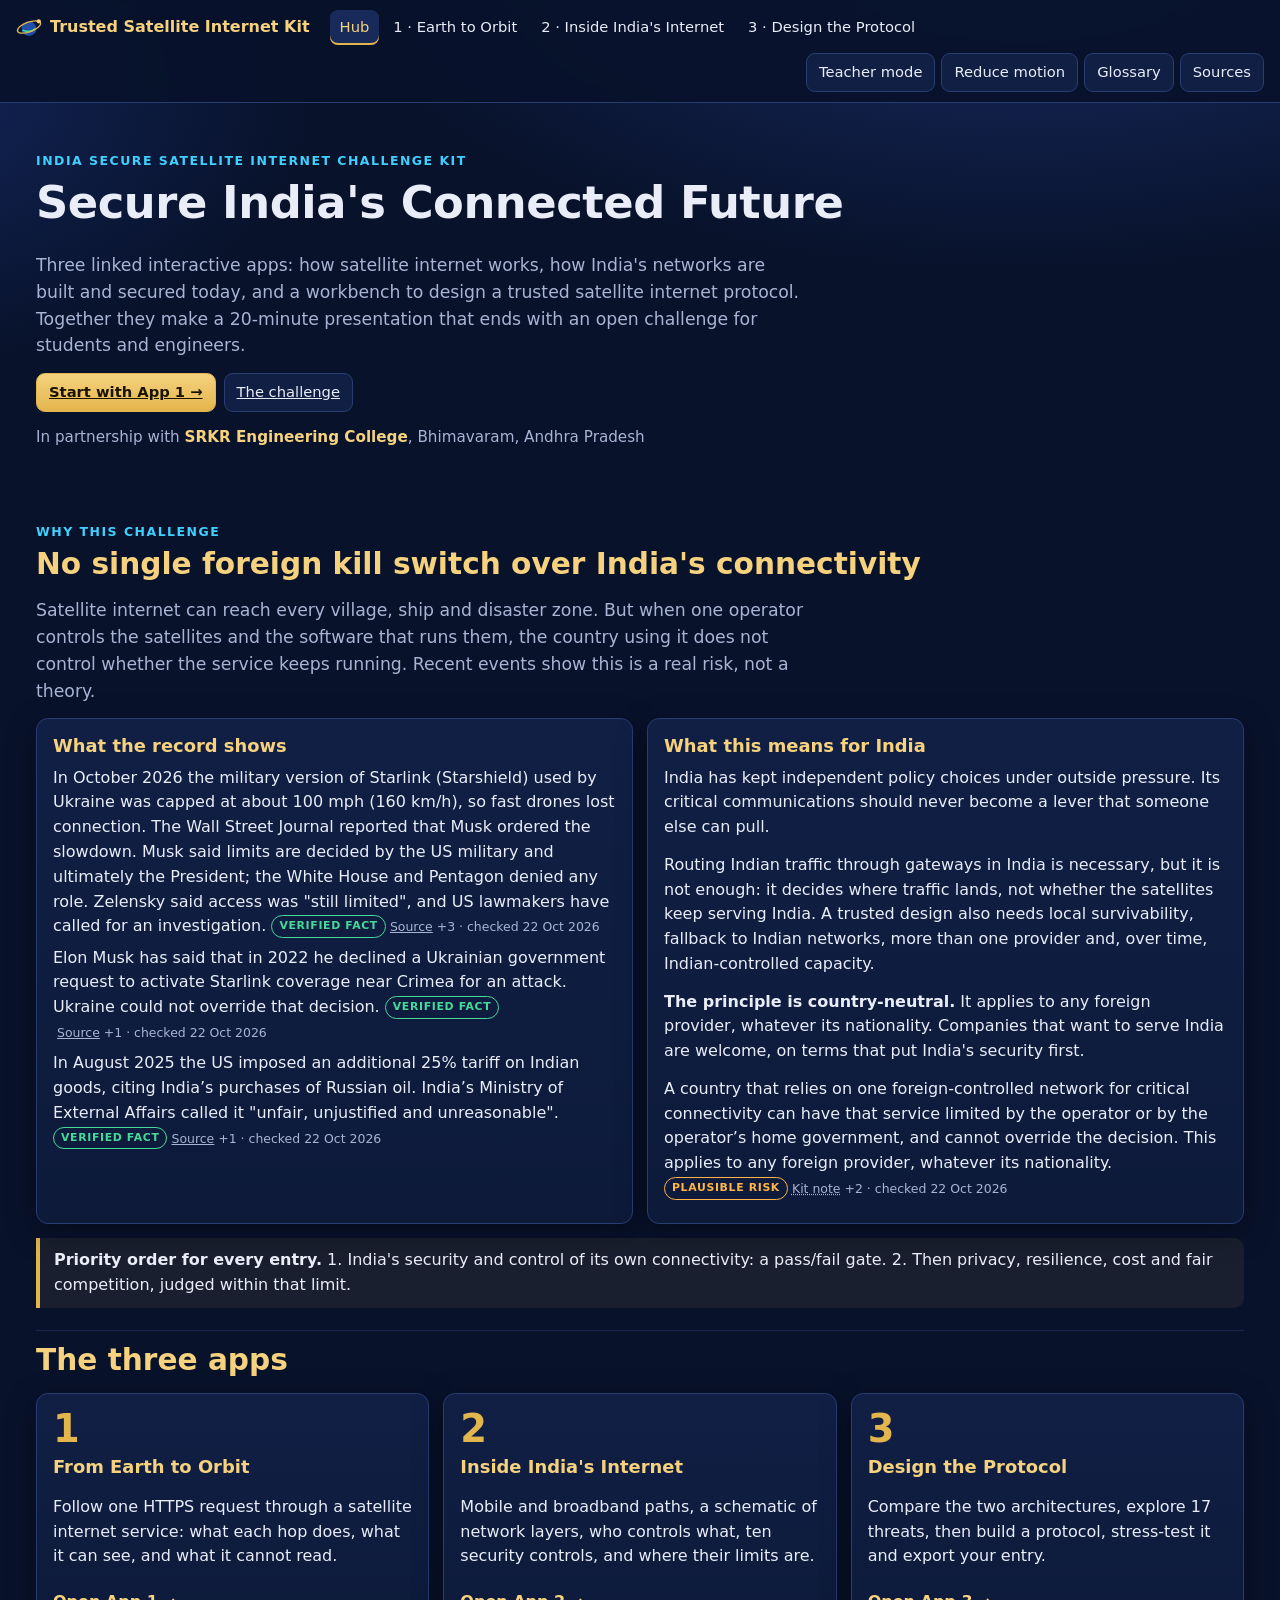
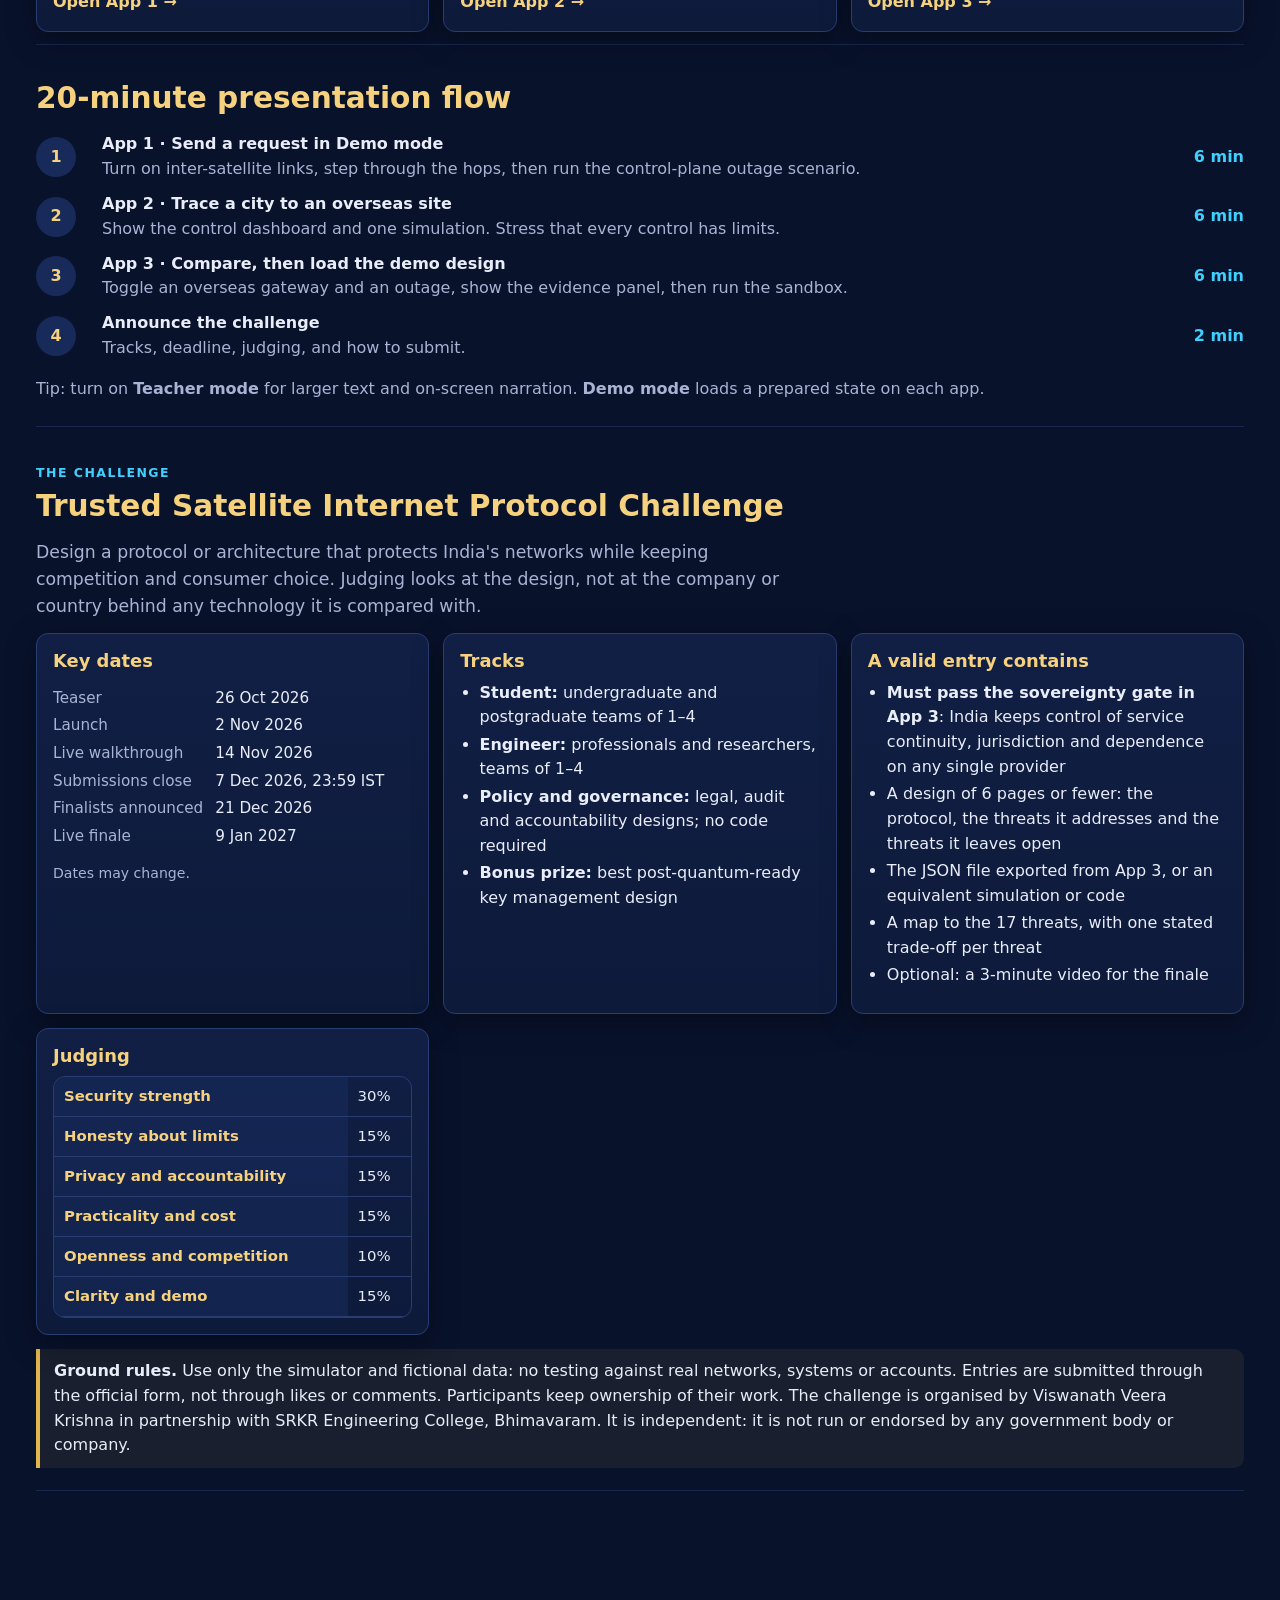
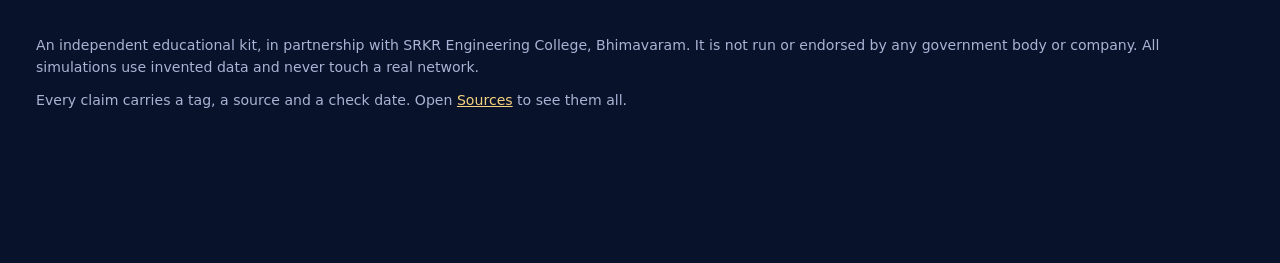
<file: docs/index.html>
<!doctype html>
<html lang="en">
<head>
<meta charset="utf-8">
<meta name="viewport" content="width=device-width, initial-scale=1">
<title>Trusted Satellite Internet Kit</title>
<meta name="description" content="Three linked interactive apps and the Trusted Satellite Internet Protocol Challenge for students and engineers in India.">
<style>
/* Shared design system: navy, gold, restrained neon. Used by the hub and all three apps. */
:root {
  --bg: #08122b;
  --bg-2: #0d1a3a;
  --panel: #111f45;
  --panel-2: #172a5a;
  --line: #2a3d73;
  --text: #e9edf8;
  --muted: #a9b4d4;
  --gold: #e3b54d;
  --gold-2: #f6d27e;
  --cyan: #3fd0ff;
  --violet: #a78bfa;
  --green: #45d99a;
  --amber: #ffb547;
  --red: #ff6b6b;
  --focus: #ffe08a;
  --radius: 12px;
  --shadow: 0 8px 30px rgba(0, 0, 0, .35);
  --font: "Segoe UI", system-ui, -apple-system, Roboto, "Helvetica Neue", Arial, sans-serif;
  --mono: ui-monospace, "Cascadia Mono", Consolas, monospace;
  --fs: 16px;
  color-scheme: dark;
}
body.teacher { --fs: 20px; }

* { box-sizing: border-box; }
html { scroll-behavior: smooth; }
body.reduce-motion, body.reduce-motion * { scroll-behavior: auto !important; animation: none !important; transition: none !important; }
body {
  margin: 0; background: var(--bg); color: var(--text); font: 400 var(--fs)/1.55 var(--font);
  background-image: radial-gradient(1200px 600px at 80% -10%, #1b2f6b 0%, transparent 60%), radial-gradient(800px 500px at -10% 10%, #13265a 0%, transparent 55%);
  background-attachment: fixed; min-height: 100vh;
}
a { color: var(--gold-2); }
a:hover { color: #fff; }
h1, h2, h3, h4 { line-height: 1.2; margin: 0 0 .5em; }
h1 { font-size: clamp(1.8rem, 4vw, 2.8rem); letter-spacing: -.01em; }
h2 { font-size: clamp(1.35rem, 2.6vw, 1.85rem); color: var(--gold-2); }
h3 { font-size: 1.12rem; }
p { margin: 0 0 .8em; }
small, .muted { color: var(--muted); }
code { font-family: var(--mono); font-size: .92em; background: #0a1736; padding: .05em .35em; border-radius: 5px; }
:focus-visible { outline: 3px solid var(--focus); outline-offset: 3px; border-radius: 6px; }
.sr-only { position: absolute; width: 1px; height: 1px; overflow: hidden; clip: rect(0 0 0 0); white-space: nowrap; }
.skip { position: absolute; left: -999px; top: 8px; background: var(--gold); color: #000; padding: 8px 12px; border-radius: 8px; z-index: 100; }
.skip:focus { left: 8px; }

/* ---------- top bar ---------- */
.topbar {
  position: sticky; top: 0; z-index: 50; display: flex; flex-wrap: wrap; align-items: center; gap: 8px 14px;
  padding: 10px 16px; background: rgba(8, 18, 43, .92); backdrop-filter: blur(8px); border-bottom: 1px solid var(--line);
}
.brand { display: flex; align-items: center; gap: 8px; font-weight: 700; color: var(--gold-2); text-decoration: none; margin-right: 6px; }
.brand-mark { width: 26px; height: 26px; }
.navlinks { display: flex; flex-wrap: wrap; gap: 4px; margin: 0; padding: 0; list-style: none; }
.navlinks a { display: block; padding: 6px 10px; border-radius: 8px; color: var(--text); text-decoration: none; font-size: .92rem; }
.navlinks a:hover { background: var(--panel); }
.navlinks a[aria-current="page"] { background: var(--panel-2); color: var(--gold-2); box-shadow: inset 0 -2px 0 var(--gold); }
.tools { display: flex; flex-wrap: wrap; gap: 6px; margin-left: auto; }

/* ---------- buttons ---------- */
.btn {
  appearance: none; border: 1px solid var(--line); background: var(--panel); color: var(--text); font: inherit; font-size: .92rem;
  padding: 7px 12px; border-radius: 9px; cursor: pointer; display: inline-flex; align-items: center; gap: 6px; min-height: 36px;
}
.btn:hover { border-color: var(--gold); }
.btn[aria-pressed="true"], .btn.on { background: var(--gold); color: #1a1300; border-color: var(--gold); font-weight: 600; }
.btn.primary { background: linear-gradient(180deg, var(--gold-2), var(--gold)); color: #1a1300; border-color: var(--gold); font-weight: 600; }
.btn.ghost { background: transparent; }
.btn:disabled { opacity: .45; cursor: not-allowed; }
.btnrow { display: flex; flex-wrap: wrap; gap: 8px; margin: 8px 0; }

/* ---------- layout ---------- */
main { max-width: 1240px; margin: 0 auto; padding: 0 16px 120px; }
section.block { padding: 36px 0 12px; border-bottom: 1px solid rgba(42, 61, 115, .5); }
.kicker { text-transform: uppercase; letter-spacing: .12em; font-size: .78rem; color: var(--cyan); font-weight: 700; margin-bottom: 6px; }
.lead { font-size: 1.08em; color: var(--muted); max-width: 70ch; }
.grid { display: grid; gap: 14px; }
.g2 { grid-template-columns: repeat(auto-fit, minmax(300px, 1fr)); }
.g3 { grid-template-columns: repeat(auto-fit, minmax(240px, 1fr)); }
.split { display: grid; grid-template-columns: minmax(0, 1.6fr) minmax(280px, 1fr); gap: 16px; align-items: start; }
@media (max-width: 980px) { .split { grid-template-columns: 1fr; } .panel-sticky { position: static; } }
.card { background: linear-gradient(180deg, var(--panel), var(--bg-2)); border: 1px solid var(--line); border-radius: var(--radius); padding: 16px; box-shadow: var(--shadow); }
.card h3 { color: var(--gold-2); }
.card.clickable { cursor: pointer; text-align: left; width: 100%; color: inherit; font: inherit; }
.card.clickable:hover { border-color: var(--gold); }
.card.selected { border-color: var(--gold); box-shadow: 0 0 0 1px var(--gold), var(--shadow); }
.panel-sticky { position: sticky; top: 76px; }
.kv { display: grid; grid-template-columns: max-content 1fr; gap: 4px 12px; font-size: .95em; }
.kv dt { color: var(--muted); }
.kv dd { margin: 0; }
dl.fields { margin: 0; }
dl.fields dt { font-weight: 700; color: var(--cyan); font-size: .82em; text-transform: uppercase; letter-spacing: .06em; margin-top: 10px; }
dl.fields dd { margin: 2px 0 0; }
ul.tight { margin: .2em 0 .6em; padding-left: 1.2em; }
ul.tight li { margin: .15em 0; }
table.data { width: 100%; border-collapse: collapse; font-size: .93em; }
table.data th, table.data td { text-align: left; padding: 8px 10px; border-bottom: 1px solid var(--line); vertical-align: top; }
table.data th { color: var(--gold-2); font-weight: 600; background: rgba(23, 42, 90, .6); }
.tablewrap { overflow-x: auto; border: 1px solid var(--line); border-radius: var(--radius); }

/* ---------- chips / tags ---------- */
.chip { display: inline-block; font-size: .68rem; font-weight: 700; letter-spacing: .06em; padding: 2px 7px; border-radius: 999px; border: 1px solid currentColor; vertical-align: middle; white-space: nowrap; }
.t-documented, .t-verified, .t-mandatory { color: var(--green); }
.t-practice, .t-recommended { color: var(--cyan); }
.t-illustrative, .t-simulated, .t-some { color: var(--violet); }
.t-plausible { color: var(--amber); }
.t-unverified { color: var(--red); }
.rate { display: inline-block; min-width: 4.6em; text-align: center; font-weight: 700; font-size: .78rem; padding: 2px 8px; border-radius: 6px; }
.rate.Low { background: rgba(69, 217, 154, .18); color: var(--green); }
.rate.Medium { background: rgba(255, 181, 71, .18); color: var(--amber); }
.rate.High { background: rgba(255, 107, 107, .2); color: var(--red); }
.rate.Unknown { background: rgba(167, 139, 250, .2); color: var(--violet); }

.claim { margin: .4em 0; }
.claim .meta { font-size: .78em; color: var(--muted); margin-left: 4px; white-space: nowrap; }
.claim .meta a { color: var(--muted); }
.claim-error { border: 1px dashed var(--red); color: var(--red); padding: 6px 10px; border-radius: 8px; }
.notice { border-left: 4px solid var(--gold); background: rgba(227, 181, 77, .08); padding: 10px 14px; border-radius: 0 10px 10px 0; margin: 10px 0; }
.notice.warn { border-color: var(--amber); background: rgba(255, 181, 71, .08); }
.notice.bad { border-color: var(--red); background: rgba(255, 107, 107, .08); }

/* ---------- tabs ---------- */
.tabs [role="tablist"] { display: flex; flex-wrap: wrap; gap: 4px; border-bottom: 1px solid var(--line); margin-bottom: 14px; }
.tabs [role="tab"] { appearance: none; background: transparent; color: var(--muted); border: 0; border-bottom: 3px solid transparent; padding: 10px 14px; font: inherit; cursor: pointer; }
.tabs [role="tab"][aria-selected="true"] { color: var(--gold-2); border-bottom-color: var(--gold); }

/* ---------- switches / inputs ---------- */
.switch { display: inline-flex; align-items: center; gap: 8px; cursor: pointer; user-select: none; padding: 4px 0; }
.switch input { appearance: none; width: 42px; height: 24px; border-radius: 999px; background: #22305a; border: 1px solid var(--line); position: relative; cursor: pointer; flex: none; margin: 0; }
.switch input::after { content: ""; position: absolute; top: 2px; left: 2px; width: 18px; height: 18px; border-radius: 50%; background: var(--muted); transition: left .15s; }
.switch input:checked { background: var(--gold); border-color: var(--gold); }
.switch input:checked::after { left: 20px; background: #1a1300; }
.seg { display: inline-flex; border: 1px solid var(--line); border-radius: 10px; overflow: hidden; flex-wrap: wrap; }
.seg button { appearance: none; border: 0; background: transparent; color: var(--text); padding: 7px 12px; font: inherit; font-size: .9rem; cursor: pointer; }
.seg button[aria-pressed="true"] { background: var(--gold); color: #1a1300; font-weight: 600; }
.seg button:disabled { opacity: .4; cursor: not-allowed; }
input[type="range"] { width: 100%; accent-color: var(--gold); }
select { background: var(--panel); color: var(--text); border: 1px solid var(--line); border-radius: 8px; padding: 6px 10px; font: inherit; }
label.opt { display: flex; gap: 10px; align-items: flex-start; padding: 8px 10px; border: 1px solid var(--line); border-radius: 10px; cursor: pointer; background: rgba(13, 26, 58, .6); }
label.opt:hover { border-color: var(--gold); }
label.opt input { margin-top: 4px; accent-color: var(--gold); width: 18px; height: 18px; flex: none; }
label.opt:has(input:checked) { border-color: var(--gold); background: rgba(227, 181, 77, .08); }

/* ---------- drawers / narration ---------- */
.drawer { position: fixed; top: 0; right: 0; height: 100%; width: min(520px, 100%); background: var(--bg-2); border-left: 1px solid var(--line); z-index: 80; transform: translateX(105%); transition: transform .2s; overflow-y: auto; padding: 16px 18px 40px; box-shadow: var(--shadow); }
.drawer.open { transform: none; }
.drawer header { display: flex; justify-content: space-between; align-items: center; position: sticky; top: -16px; background: var(--bg-2); padding: 6px 0 10px; margin-top: -6px; }
.drawer input[type="search"] { width: 100%; padding: 8px 10px; background: var(--panel); border: 1px solid var(--line); border-radius: 8px; color: var(--text); font: inherit; margin-bottom: 10px; }
.drawer dt { font-weight: 700; color: var(--gold-2); margin-top: 10px; }
.drawer dd { margin: 2px 0 0; color: var(--text); }
.scrim { position: fixed; inset: 0; background: rgba(0, 0, 0, .45); z-index: 70; display: none; }
.scrim.open { display: block; }
.narration { position: fixed; left: 50%; bottom: 14px; transform: translateX(-50%); width: min(900px, calc(100% - 24px)); z-index: 60; background: rgba(13, 26, 58, .97); border: 1px solid var(--gold); border-radius: 14px; padding: 12px 16px; box-shadow: var(--shadow); display: none; gap: 10px; align-items: flex-start; }
body.teacher .narration { display: flex; }
.narration .txt { flex: 1; font-size: 1.05em; }
.narration .lbl { color: var(--gold-2); font-weight: 700; margin-right: 6px; }

/* ---------- quiz ---------- */
.quiz .q { margin-bottom: 16px; }
.quiz .opts { display: grid; gap: 6px; margin-top: 6px; }
.quiz .opts button { text-align: left; }
.quiz .opts button.right { background: rgba(69, 217, 154, .2); border-color: var(--green); }
.quiz .opts button.wrong { background: rgba(255, 107, 107, .18); border-color: var(--red); }
.quiz .fb { margin-top: 6px; font-size: .95em; }

/* ---------- network diagram ---------- */
.diagram-wrap { background: radial-gradient(ellipse at 50% 0%, #142a63 0%, #0a1533 70%); border: 1px solid var(--line); border-radius: var(--radius); padding: 6px; overflow: hidden; }
svg.net { width: 100%; height: auto; display: block; }
svg.net .link { fill: none; stroke-width: 3; stroke-linecap: round; }
svg.net .link.radio { stroke: var(--cyan); stroke-dasharray: 2 7; }
svg.net .link.laser { stroke: #ff5ca8; stroke-width: 2.5; filter: url(#glow); }
svg.net .link.fibre { stroke: var(--gold); }
svg.net .link.wired { stroke: #8fa0c9; stroke-width: 2.5; }
svg.net .link.border { stroke: var(--red); }
svg.net .link.intl { stroke: var(--gold); stroke-dasharray: 12 6; }
svg.net .link.hidden { display: none; }
svg.net .link.dim { opacity: .18; }
svg.net .link.active { stroke-width: 5; opacity: 1; }
svg.net .link.down { stroke: var(--red); stroke-dasharray: 4 6; opacity: .6; }
body:not(.reduce-motion) svg.net .link.radio { animation: dash 1.4s linear infinite; }
@keyframes dash { to { stroke-dashoffset: -18; } }
svg.net .node { cursor: pointer; }
svg.net .node circle.ring { fill: #10204a; stroke: #4a5f9a; stroke-width: 2; }
svg.net .node text.icon { font-size: 22px; text-anchor: middle; dominant-baseline: central; pointer-events: none; }
svg.net .node text.lbl { fill: var(--text); font-size: 12.5px; text-anchor: middle; pointer-events: none; paint-order: stroke; stroke: #08122b; stroke-width: 4px; }
svg.net .node text.org { fill: var(--muted); font-size: 10.5px; text-anchor: middle; pointer-events: none; paint-order: stroke; stroke: #08122b; stroke-width: 4px; }
svg.net .node:hover circle.ring, svg.net .node:focus circle.ring { stroke: var(--gold); }
svg.net .node:focus { outline: none; }
svg.net .node:focus-visible circle.ring { stroke: var(--focus); stroke-width: 4; }
svg.net .node.selected circle.ring { stroke: var(--gold); stroke-width: 3.5; }
svg.net .node.active circle.ring { stroke: var(--gold-2); stroke-width: 4; fill: #2a3a10; }
svg.net .node.warn circle.ring { stroke: var(--amber); stroke-width: 3.5; fill: #3a2a08; }
svg.net .node.down circle.ring { stroke: var(--red); stroke-width: 3.5; fill: #3a0f16; }
svg.net .node.dim { opacity: .3; }
svg.net .node.hidden { display: none; }
svg.net .packet { fill: var(--gold-2); filter: url(#glow); }
svg.net .packet.resp { fill: var(--green); }
svg.net .zone { fill: rgba(63, 208, 255, .05); stroke: rgba(63, 208, 255, .25); stroke-dasharray: 6 6; }
svg.net .zone-lbl { fill: var(--cyan); font-size: 11px; letter-spacing: .1em; text-transform: uppercase; opacity: .8; }
.legend { display: flex; flex-wrap: wrap; gap: 6px 16px; font-size: .85em; color: var(--muted); padding: 6px 8px; }
.legend span::before { content: ""; display: inline-block; width: 26px; height: 0; border-top: 3px solid; vertical-align: middle; margin-right: 6px; }
.legend .l-radio::before { border-top: 3px dotted var(--cyan); }
.legend .l-laser::before { border-color: #ff5ca8; }
.legend .l-fibre::before { border-color: var(--gold); }
.legend .l-wired::before { border-color: #8fa0c9; }
.legend .l-border::before { border-top: 3px dashed var(--red); }
.legend .l-intl::before { border-top: 3px dashed var(--gold); }

/* bars */
.bar { height: 12px; border-radius: 6px; background: #1a2a55; overflow: hidden; }
.bar > i { display: block; height: 100%; background: linear-gradient(90deg, var(--cyan), var(--gold)); }
.barrow { display: grid; grid-template-columns: 150px 1fr 64px; gap: 10px; align-items: center; font-size: .9em; margin: 5px 0; }
@media (max-width: 520px) { .barrow { grid-template-columns: 100px 1fr 54px; } }

footer.site { max-width: 1240px; margin: 0 auto; padding: 24px 16px 140px; color: var(--muted); font-size: .88em; }

@media print {
  .topbar, .narration, .drawer, .scrim, .no-print { display: none !important; }
  body { background: #fff; color: #000; }
}

/* ---------- phone ---------- */
@media (max-width: 700px) {
  .topbar { position: static; padding: 8px 12px; gap: 6px; }
  .navlinks a { padding: 5px 8px; font-size: .85rem; }
  .tools { margin-left: 0; }
  .tools .btn { padding: 5px 9px; min-height: 32px; font-size: .82rem; }
  .panel-sticky, .wb-side { top: 8px; }
  /* Wide diagrams scroll inside their frame instead of shrinking past legibility. */
  .diagram-wrap { overflow-x: auto; -webkit-overflow-scrolling: touch; }
  .diagram-wrap > svg.net { min-width: 720px; }
  #map-svg > svg.net { min-width: 0; }
}
.split > *, .grid > *, .wb > * { min-width: 0; }

</style>
<style>
  .hub-hero { padding: 48px 0 24px; max-width: 900px; }
  .app-card { display: flex; flex-direction: column; gap: 8px; text-decoration: none; color: inherit; }
  .app-card .n { font-size: 2.4rem; font-weight: 800; color: var(--gold); line-height: 1; }
  .app-card:hover { border-color: var(--gold); }
  .app-card .go { margin-top: auto; color: var(--gold-2); font-weight: 600; }
  .flow { counter-reset: s; list-style: none; padding: 0; display: grid; gap: 10px; }
  .flow li { counter-increment: s; display: grid; grid-template-columns: 54px 1fr auto; gap: 12px; align-items: center; }
  .flow li::before { content: counter(s); display: grid; place-items: center; width: 40px; height: 40px; border-radius: 50%; background: var(--panel-2); color: var(--gold-2); font-weight: 800; }
  .partner { margin-top: 14px; color: var(--muted); font-size: .95em; }
  .partner a { color: var(--gold-2); text-decoration: none; }
  .partner a:hover { text-decoration: underline; }
  .flow .min { color: var(--cyan); font-weight: 700; white-space: nowrap; }
</style>
<script>window.KIT_NO_RULES = true;</script></head>
<body>
<main id="main">
  <section class="hub-hero">
    <div class="kicker">India Secure Satellite Internet Challenge Kit</div>
    <h1>Secure India's Connected Future</h1>
    <p class="lead">Three linked interactive apps: how satellite internet works, how India's networks are built and secured today, and a workbench to design a trusted satellite internet protocol. Together they make a 20-minute presentation that ends with an open challenge for students and engineers.</p>
    <div class="btnrow"><a class="btn primary" href="app1.html">Start with App 1 →</a><a class="btn" href="#challenge">The challenge</a></div>
    <p class="partner">In partnership with <a href="https://srkrec.ac.in/" target="_blank" rel="noopener"><strong>SRKR Engineering College</strong></a>, Bhimavaram, Andhra Pradesh</p>
  </section>

  <section class="block" id="why" aria-labelledby="h-why">
    <div class="kicker">Why this challenge</div>
    <h2 id="h-why">No single foreign kill switch over India's connectivity</h2>
    <p class="lead">Satellite internet can reach every village, ship and disaster zone. But when one operator controls the satellites and the software that runs them, the country using it does not control whether the service keeps running. Recent events show this is a real risk, not a theory.</p>
    <div class="grid g2">
      <div class="card"><h3>What the record shows</h3><div id="why-facts"></div></div>
      <div class="card"><h3>What this means for India</h3>
        <p>India has kept independent policy choices under outside pressure. Its critical communications should never become a lever that someone else can pull.</p>
        <p>Routing Indian traffic through gateways in India is necessary, but it is not enough: it decides where traffic lands, not whether the satellites keep serving India. A trusted design also needs local survivability, fallback to Indian networks, more than one provider and, over time, Indian-controlled capacity.</p>
        <p><strong>The principle is country-neutral.</strong> It applies to any foreign provider, whatever its nationality. Companies that want to serve India are welcome, on terms that put India's security first.</p>
        <div id="why-risk"></div></div>
    </div>
    <div class="notice" style="margin-top:14px"><strong>Priority order for every entry.</strong> 1. India's security and control of its own connectivity: a pass/fail gate. 2. Then privacy, resilience, cost and fair competition, judged within that limit.</div>
  </section>

  <section class="block" aria-labelledby="h-apps" style="padding-top:12px">
    <h2 id="h-apps">The three apps</h2>
    <div class="grid g3">
      <a class="card app-card" href="app1.html"><span class="n">1</span><h3>From Earth to Orbit</h3><p>Follow one HTTPS request through a satellite internet service: what each hop does, what it can see, and what it cannot read.</p><span class="go">Open App 1 →</span></a>
      <a class="card app-card" href="app2.html"><span class="n">2</span><h3>Inside India's Internet</h3><p>Mobile and broadband paths, a schematic of network layers, who controls what, ten security controls, and where their limits are.</p><span class="go">Open App 2 →</span></a>
      <a class="card app-card" href="app3.html"><span class="n">3</span><h3>Design the Protocol</h3><p>Compare the two architectures, explore 17 threats, then build a protocol, stress-test it and export your entry.</p><span class="go">Open App 3 →</span></a>
    </div>
  </section>

  <section class="block" aria-labelledby="h-flow">
    <h2 id="h-flow">20-minute presentation flow</h2>
    <ol class="flow">
      <li><div><strong>App 1 · Send a request in Demo mode</strong><br><span class="muted">Turn on inter-satellite links, step through the hops, then run the control-plane outage scenario.</span></div><span class="min">6 min</span></li>
      <li><div><strong>App 2 · Trace a city to an overseas site</strong><br><span class="muted">Show the control dashboard and one simulation. Stress that every control has limits.</span></div><span class="min">6 min</span></li>
      <li><div><strong>App 3 · Compare, then load the demo design</strong><br><span class="muted">Toggle an overseas gateway and an outage, show the evidence panel, then run the sandbox.</span></div><span class="min">6 min</span></li>
      <li><div><strong>Announce the challenge</strong><br><span class="muted">Tracks, deadline, judging, and how to submit.</span></div><span class="min">2 min</span></li>
    </ol>
    <p class="muted">Tip: turn on <strong>Teacher mode</strong> for larger text and on-screen narration. <strong>Demo mode</strong> loads a prepared state on each app.</p>
  </section>

  <section class="block" id="challenge" aria-labelledby="h-ch">
    <div class="kicker">The challenge</div>
    <h2 id="h-ch">Trusted Satellite Internet Protocol Challenge</h2>
    <p class="lead">Design a protocol or architecture that protects India's networks while keeping competition and consumer choice. Judging looks at the design, not at the company or country behind any technology it is compared with.</p>
    <div class="grid g2">
      <div class="card"><h3>Key dates</h3><dl class="kv" id="dates"></dl><p class="muted" style="margin-top:8px;font-size:.88em">Dates may change.<span data-rules-link> The <a href="rules.html">rules page</a> is the reference.</span></p></div>
      <div class="card"><h3>Tracks</h3><ul class="tight">
        <li><strong>Student:</strong> undergraduate and postgraduate teams of 1–4</li>
        <li><strong>Engineer:</strong> professionals and researchers, teams of 1–4</li>
        <li><strong>Policy and governance:</strong> legal, audit and accountability designs; no code required</li>
        <li><strong>Bonus prize:</strong> best post-quantum-ready key management design</li></ul></div>
      <div class="card"><h3>A valid entry contains</h3><ul class="tight">
        <li><strong>Must pass the sovereignty gate in App 3</strong>: India keeps control of service continuity, jurisdiction and dependence on any single provider</li>
        <li>A design of 6 pages or fewer: the protocol, the threats it addresses and the threats it leaves open</li>
        <li>The JSON file exported from App 3, or an equivalent simulation or code</li>
        <li>A map to the 17 threats, with one stated trade-off per threat</li>
        <li>Optional: a 3-minute video for the finale</li></ul></div>
      <div class="card"><h3>Judging</h3><div class="tablewrap"><table class="data"><tbody>
        <tr><th>Security strength</th><td>30%</td></tr><tr><th>Honesty about limits</th><td>15%</td></tr>
        <tr><th>Privacy and accountability</th><td>15%</td></tr><tr><th>Practicality and cost</th><td>15%</td></tr>
        <tr><th>Openness and competition</th><td>10%</td></tr><tr><th>Clarity and demo</th><td>15%</td></tr></tbody></table></div></div>
    </div>
    <div class="notice" style="margin-top:14px">
      <strong>Ground rules.</strong> Use only the simulator and fictional data: no testing against real networks, systems or accounts. Entries are submitted through the official form, not through likes or comments. Participants keep ownership of their work. The challenge is organised by Viswanath Veera Krishna in partnership with SRKR Engineering College, Bhimavaram. It is independent: it is not run or endorsed by any government body or company.
    </div>
    <p style="margin-top:14px" data-rules-link><a class="btn primary" href="rules.html">Read the full rules →</a></p>
  </section>
</main>
<script>
/* Claims registry. Every factual statement shown in the apps lives here with a tag, sources and a check date.
   The shell refuses to render a claim that lacks a source or date.
   Tags: documented, practice, illustrative, simulated, mandatory, recommended, some, verified, plausible, unverified. */
(function () {
  const D = '2026-10-22';
  const S = {
    rfc: (n, t) => ({ title: `IETF RFC ${n}: ${t}`, url: `https://www.rfc-editor.org/rfc/rfc${n}` }),
    starlinkTech: { title: 'Starlink — Technology (official page)', url: 'https://www.starlink.com/technology' },
    fcc2148: { title: 'US FCC Order FCC 21-48 (Space Exploration Holdings, April 2021)', url: 'https://docs.fcc.gov/public/attachments/FCC-21-48A1.pdf' },
    esaBands: { title: 'ESA — Satellite frequency bands', url: 'https://www.esa.int/Applications/Connectivity_and_Secure_Communications/Satellite_frequency_bands' },
    esaOrbits: { title: 'ESA — Types of orbits', url: 'https://www.esa.int/Enabling_Support/Space_Transportation/Types_of_orbits' },
    ts33501: { title: '3GPP TS 33.501: Security architecture and procedures for 5G System', url: 'https://www.3gpp.org/dynareport/33501.htm' },
    kit: { title: 'Educational simplification by the kit authors (not a measurement or official statement)' },
    kitArch: { title: 'Architectural reasoning by the kit authors; possible in principle, not evidence of any event' },
    dotAct: { title: 'Sanchar Saathi (Ministry of Communications) — Gazette copy of the Telecommunications Act, 2023', url: 'https://www.sancharsaathi.gov.in/Home/documents.jsp' },
    gaz2026: { title: 'Gazette of India — section 3(1) and 3(6) in force from 23 June 2026', url: 'https://egazette.gov.in/WriteReadData/2026/273762.pdf' },
    wireAct: { title: 'The Wire — Telecom Act notified partially (June 2024)', url: 'https://m.thewire.in/article/government/telecom-act-notified-partially-govt-to-get-more-powers-to-intercept-and-stop-messages' },
    interceptIFF: { title: 'Internet Freedom Foundation — First read on the Telecommunications Interception Rules, 2024', url: 'https://www.internetfreedom.in/first-read-telecom-interception-rules-2024/' },
    interceptMN: { title: 'MediaNama — Telecom interception rules notified (Dec 2024)', url: 'https://www.medianama.com/2024/12/223-telecom-interception-rules-notified-interception-records-destroying-secrecy/' },
    cyberRules: { title: 'DoT eServices — Telecom Cyber Security (Rules notified 21.11.2024)', url: 'https://www.eservices.dot.gov.in/cyber-security/' },
    certin: { title: 'CERT-In — Directions under section 70B(6) of the IT Act, 2000 (28 April 2022)', url: 'https://www.cert-in.org.in/Directions70B.jsp' },
    certinPSA: { title: 'PSA Legal — New CERT-In Directions: Overview and Implications', url: 'https://psalegal.com/new-cert-in-directions-overview-and-implications/' },
    trusted: { title: 'Tribune — Telecom companies allowed to install only govt-approved gear from June 15 (2021)', url: 'https://www.tribuneindia.com/news/business/telecom-companies-will-be-allowed-to-instal-only-govt-approved-gears-from-june-15-223310' },
    dpdp: { title: 'MeitY — Digital Personal Data Protection Act, 2023', url: 'https://www.meity.gov.in/data-protection-framework' },
    trai: { title: 'Telecom Regulatory Authority of India (TRAI Act, 1997)', url: 'https://www.trai.gov.in/' },
    traiSat: { title: 'Tribune — TRAI releases spectrum allocation guidelines and prices for satcom (May 2025)', url: 'https://www.tribuneindia.com/news/business/trai-releases-spectrum-allocation-guidelines-and-prices-for-satcom/' },
    traiSat2: { title: 'Outlook Business — TRAI proposes 4% AGR spectrum charge', url: 'https://www.outlookbusiness.com/corporate/trai-releases-service-conditions-for-satcoms-proposes-4-agr-spectrum-charge' },
    nixi: { title: 'NIXI — National Internet Exchange of India', url: 'https://nixi.in/' },
    nkn: { title: 'National Knowledge Network', url: 'https://nkn.gov.in/' },
    cables: { title: 'TeleGeography — Submarine Cable Map (India landing points)', url: 'https://www.submarinecablemap.com/country/india' },
    aws: { title: 'AWS — Global infrastructure regions (Mumbai, Hyderabad)', url: 'https://aws.amazon.com/about-aws/global-infrastructure/regions_az/' },
    inspace: { title: 'IN-SPACe (Indian National Space Promotion and Authorization Centre)', url: 'https://www.inspace.gov.in/' },
    air: { title: 'All India Radio News — Starlink receives licence (31 July 2025)', url: 'https://www.newsonair.gov.in/starlink-receives-license-to-launch-satellite-internet-service-in-india' },
    mnGmpcs: { title: 'MediaNama — Starlink receives GMPCS permit (June 2025)', url: 'https://www.medianama.com/2025/06/223-starlink-india-gmpcs-license-dot-approval/' },
    print: { title: 'ThePrint — Starlink says 20 gateways built, Indian user data to stay in India (7 Oct 2026)', url: 'https://theprint.in/tech/as-launch-awaits-clearance-starlink-says-20-gateways-built-indian-user-data-to-stay-in-india/3064053/' },
    bs: { title: 'Business Standard — Why Starlink\'s India launch is stalled (Oct 2026)', url: 'https://www.business-standard.com/industry/news/starlink-india-entry-why-elon-musk-satellite-internet-launch-clearance-126100800416_1.html' },
    outage: { title: 'Daily Maverick / Reuters — Starlink network suffers rare global outage (25 July 2025)', url: 'https://www.dailymaverick.co.za/article/2025-07-25-elon-musks-starlink-network-suffers-rare-global-outage/' },
    fips203: { title: 'NIST FIPS 203: Module-Lattice-Based Key-Encapsulation Mechanism (ML-KEM), Aug 2024', url: 'https://csrc.nist.gov/pubs/fips/203/final' },
    noPrimary: { title: 'Example of a claim type seen in public debate. The kit authors found no primary evidence for it.' },
    eyTariff: { title: 'EY — US imposes additional tariffs on India for buying oil from Russia (Aug 2025)', url: 'https://www.ey.com/en_gl/technical/tax-alerts/us-imposes-additional-tariffs-on-india-for-buying-oil-from-russia' },
    outlookTariff: { title: 'Outlook Business — Additional 25% tariff on India comes into effect', url: 'https://www.outlookbusiness.com/economy-and-policy/additional-25-tariff-imposed-by-us-president-trump-on-india-comes-into-effect' },
    cbsCrimea: { title: 'CBS News — Musk says he denied Ukraine satellite request near Crimea (Sept 2023)', url: 'https://www.cbsnews.com/amp/miami/news/elon-musk-ukraine-russia-war-starlink-satellite-denied-major-act-of-war' },
    snopesCrimea: { title: 'Snopes — Musk, internet access and Crimea', url: 'https://www.snopes.com/news/2023/09/14/musk-internet-access-crimea-ukraine/' },
    kiMinerals: { title: 'Kyiv Independent — US threatens to shut off Starlink if Ukraine won’t sign minerals deal, sources tell Reuters (Feb 2025)', url: 'https://kyivindependent.com/us-threatens-to-shut-off-starlink-if-ukraine-wont-sign-minerals-deal-sources-tell-reuters/' },
    hillOct: { title: 'The Hill — Questions flare over US role in Ukraine’s Starlink shut-off (Oct 2026)', url: 'https://thehill.com/policy/technology/6152345-elon-musk-starlink-ukraine-starshield/' },
    axiosOct: { title: 'Axios — Ukraine’s Starlink restrictions (14 Oct 2026)', url: 'https://www.axios.com/2026/10/14/ukraine-starlink-zelensky-spacex-musk-trump' },
    wsjOct: { title: 'U.S. News / WSJ — Musk ordered Starlink slowdown that blindsided Ukraine (20 Oct 2026)', url: 'https://www.usnews.com/news/world/articles/2026-10-20/musk-ordered-starlink-slowdown-that-blindsided-ukraine-wsj-reports' },
    stripesOct: { title: 'Stars and Stripes — Lawmakers call for investigation into Starlink disruptions (21 Oct 2026)', url: 'https://www.stripes.com/theaters/us/2026-10-21/lawmakers-investigation-ukraine-starlink-disruptions-23218791.html' },
    wikiUA: { title: 'Wikipedia — 2026 in Ukraine (secondary summary; 1 February entry)', url: 'https://en.wikipedia.org/wiki/2026_in_Ukraine' },
    outlookBrahmos: { title: 'Outlook India — BrahMos engineer arrested for allegedly leaking data over Facebook (Oct 2018)', url: 'https://www.outlookindia.com/national/spying-for-pakistan-brahmos-engineer-arrested-for-allegedly-leaking-sensitive-data-over-facebook-news-318012' },
    weekBrahmos2024: { title: 'The Week — Former BrahMos engineer sentenced to life (3 June 2024)', url: 'https://www.theweek.in/news/india/2024/06/03/former-brahmos-engineer-sentenced-to-life-for-spying-for-pakistans-isi.amp.html' },
    weekBrahmos2025: { title: 'The Week / PTI — Ex-BrahMos engineer walks out of jail after 7 years (3 Dec 2025)', url: 'https://www.theweek.in/wire-updates/national/2025/12/03/bom26-mh-brahmos-engineer.html' },
    wireKurulkar: { title: 'The Wire — Maharashtra ATS arrests DRDO scientist (May 2023)', url: 'https://thewire.in/security/maharashtra-ats-arrests-senior-drdo-scientist-for-wrongful-communication-with-pakistani-agent' },
    scrollKurulkar: { title: 'Scroll — DRDO scientist Pradeep Kurulkar chargesheeted (June 2023)', url: 'https://scroll.in/latest/1052271/drdo-scientist-pradeep-kurulkar-chargesheeted-in-espionage-case-by-maharashtra-police' },
    weekArmy: { title: 'The Week — Beware of honey trap: Army warns soldiers (Nov 2019)', url: 'https://www.theweek.in/news/india/2019/11/07/beware-of-honey-trap-army-warns-soldiers.html' },
    dhApps: { title: 'Deccan Herald — Army asks personnel to delete 89 apps (July 2020)', url: 'https://www.deccanherald.com/amp/story/india%2Findian-army-asks-personnel-to-delete-facebook-tiktok-pubg-86-other-apps-858884.html' },
    navyBan: { title: 'Inc42 — Indian Navy bans Facebook and smartphones after honey traps (Dec 2019)', url: 'https://inc42.com/?p=186193' },
    puttaswamy: { title: 'Justice K.S. Puttaswamy (Retd.) v. Union of India (2017) — summary', url: 'https://www.understandupsc.com/justice-k-s-puttaswamy-retd-v-union-of-india-2017/' },
    waWhitepaper: { title: 'WhatsApp Encryption Overview (technical white paper)', url: 'https://www.whatsapp.com/security/WhatsApp-Security-Whitepaper.pdf' },
    signalDocs: { title: 'Signal Protocol technical documentation', url: 'https://signal.org/docs/' },
  };

  const C = {
    /* ---------------- App 1: satellite internet ---------------- */
    'leo-altitude': { tag: 'documented', text: 'Low Earth orbit is generally below about 2,000 km. The US FCC authorised Starlink\'s first-generation shells at roughly 540–570 km.', sources: [S.esaOrbits, S.fcc2148] },
    'starlink-isl': { tag: 'documented', text: 'Starlink says each current satellite carries three optical inter-satellite links ("space lasers"), which can pass traffic between satellites before it reaches a gateway.', sources: [S.starlinkTech] },
    'starlink-antennas': { tag: 'documented', text: 'Starlink says its satellites use Ku-band phased-array antennas and dual-band Ka/E-band antennas.', sources: [S.starlinkTech] },
    'bands': { tag: 'documented', text: 'Satellite broadband commonly uses Ku-band (about 12–18 GHz) and Ka-band (about 26.5–40 GHz) radio frequencies.', sources: [S.esaBands] },
    'terminal-array': { tag: 'practice', text: 'LEO user terminals use electronically steered phased-array antennas that follow satellites across the sky and hand over from one satellite to the next.', sources: [S.starlinkTech, S.kit] },
    'route-depends': { tag: 'practice', text: 'Which satellite, inter-satellite path and gateway carry a packet depends on satellite visibility, congestion, gateway location and operator configuration. Operators do not publish per-packet routes.', sources: [S.kit] },
    'gateway-role': { tag: 'practice', text: 'A ground gateway (ground station) connects the satellite network to terrestrial fibre and to the operator\'s core network.', sources: [S.kit] },
    'tls-protects': { tag: 'documented', text: 'TLS 1.3 encrypts the content of an HTTPS exchange and authenticates the website, so networks in between cannot read or silently alter page content.', sources: [S.rfc(8446, 'TLS 1.3')] },
    'tls-limits': { tag: 'documented', text: 'TLS does not hide IP addresses, timing or traffic volume. The site name sent in the handshake (SNI) stays visible unless Encrypted Client Hello is used, which many sites do not support yet.', sources: [S.rfc(8446, 'TLS 1.3'), S.rfc(6066, 'TLS Extensions (SNI)')] },
    'dns-visible': { tag: 'documented', text: 'Classic DNS lookups are not encrypted. DNS over HTTPS or TLS hides them from networks along the path, but not from the resolver that answers them.', sources: [S.rfc(8484, 'DNS over HTTPS'), S.rfc(7858, 'DNS over TLS')] },
    'quic': { tag: 'documented', text: 'QUIC runs over UDP with TLS 1.3 built in. HTTP/3 runs on QUIC.', sources: [S.rfc(9000, 'QUIC'), S.rfc(9114, 'HTTP/3')] },
    'tcp': { tag: 'documented', text: 'TCP gives a reliable, ordered byte stream and retransmits lost segments. On long or lossy paths, this adds delay.', sources: [S.rfc(9293, 'TCP')] },
    'bgp': { tag: 'documented', text: 'Independent networks (autonomous systems) exchange reachability with BGP-4. Routers forward IP packets hop by hop using those routes.', sources: [S.rfc(4271, 'BGP-4'), S.rfc(791, 'Internet Protocol')] },
    'link-separate': { tag: 'practice', text: 'Encryption on the terminal–satellite radio link and security inside the operator network are set by the operator. They are separate from TLS and protect against different attackers.', sources: [S.kit] },
    'mobile-auth': { tag: 'documented', text: 'In 5G, the mobile core authenticates each subscriber with keys held on the SIM, and radio traffic between phone and base station is encrypted.', sources: [S.ts33501] },
    'complementary': { tag: 'practice', text: 'Satellite and mobile networks both hand traffic to terrestrial fibre. Satellite reaches places without towers or fibre; dense areas are usually served more cheaply by mobile and fixed networks.', sources: [S.kit] },
    'latency-sim': { tag: 'simulated', text: 'All latency, hop and availability numbers in this app come from a teaching model. They are not measured performance of Starlink or any other service.', sources: [S.kit] },
    'outage-2025': { tag: 'verified', text: 'On 24 July 2025 Starlink had a global outage of about two and a half hours. Its engineering lead attributed it to a failure of internal software services that operate the core network.', sources: [S.outage] },

    /* ---------------- App 2: India ---------------- */
    'telecom-act': { tag: 'documented', text: 'The Telecommunications Act, 2023 (44 of 2023) replaces the Indian Telegraph Act, 1885 framework. It is coming into force in stages: the first sections on 26 June 2024, and the authorisation provisions of section 3(1) and 3(6) on 23 June 2026.', sources: [S.dotAct, S.wireAct, S.gaz2026] },
    'intercept-rules': { tag: 'documented', text: 'The Telecommunications (Procedures and Safeguards for Lawful Interception of Messages) Rules, 2024, notified in December 2024, set who may order interception, how orders are reviewed and how records are destroyed. Critics note that oversight is executive, not judicial.', sources: [S.interceptMN, S.interceptIFF] },
    'cyber-rules': { tag: 'documented', text: 'The Telecommunications (Telecom Cyber Security) Rules, 2024, notified on 21 November 2024, require telecom entities to report security incidents within six hours and to appoint a Chief Telecommunication Security Officer.', sources: [S.cyberRules] },
    'certin': { tag: 'documented', text: 'CERT-In directions of 28 April 2022 (in force 27 June 2022) require specified cyber incidents to be reported within 6 hours and ICT logs to be kept in India for 180 days.', sources: [S.certin, S.certinPSA] },
    'trusted-source': { tag: 'documented', text: 'Since 15 June 2021, telecom licence conditions require operators to connect only "trusted products" from "trusted sources" designated by the National Cyber Security Coordinator.', sources: [S.trusted] },
    'dpdp': { tag: 'documented', text: 'The Digital Personal Data Protection Act, 2023 sets duties for organisations that process digital personal data, including security safeguards and breach notification.', sources: [S.dpdp] },
    'trai-role': { tag: 'documented', text: 'TRAI, set up under the TRAI Act, 1997, regulates tariffs and quality of service and makes recommendations such as on spectrum. Licensing decisions sit with the Department of Telecommunications.', sources: [S.trai] },
    'trai-satcom': { tag: 'documented', text: 'In May 2025 TRAI recommended administrative assignment of satellite spectrum at 4% of adjusted gross revenue, plus ₹500 per urban subscriber per year for non-geostationary broadband. These were recommendations to DoT, not final rules.', sources: [S.traiSat, S.traiSat2] },
    'nixi': { tag: 'documented', text: 'NIXI operates internet exchange points in many Indian cities, so traffic between Indian networks can be exchanged within India.', sources: [S.nixi] },
    'nkn': { tag: 'documented', text: 'The National Knowledge Network is a government network that links research and education institutions.', sources: [S.nkn] },
    'cables': { tag: 'documented', text: 'Most of India\'s international submarine cables land in Mumbai and Chennai, with others in Kerala and Tamil Nadu.', sources: [S.cables] },
    'cloud-regions': { tag: 'documented', text: 'Major cloud providers run regions inside India, for example in Mumbai and Hyderabad.', sources: [S.aws] },
    'inspace': { tag: 'documented', text: 'IN-SPACe authorises space activities by non-government entities, including satellite constellations serving India.', sources: [S.inspace] },
    'rpki': { tag: 'documented', text: 'RPKI route-origin validation lets a network reject routes announced by an origin that is not authorised for that address block. Deployment varies by operator.', sources: [S.rfc(6811, 'BGP Prefix Origin Validation'), S.rfc(6480, 'RPKI')] },
    'no-https-read': { tag: 'documented', text: 'Without control of a device or the website, an operator cannot read the content of a correctly configured HTTPS connection. It can see addresses, timing, volume and often the site name.', sources: [S.rfc(8446, 'TLS 1.3')] },
    'resilience-model': { tag: 'illustrative', text: 'The Resilience Lab is an educational model, not an official Indian government rating. Its weights are chosen for teaching and shown in full.', sources: [S.kit] },

    /* ---------------- Satellite in India: status ---------------- */
    'starlink-gmpcs': { tag: 'verified', text: 'The Department of Telecommunications granted Starlink a GMPCS authorisation in June 2025.', sources: [S.mnGmpcs, S.air] },
    'starlink-inspace': { tag: 'verified', text: 'IN-SPACe authorised Starlink\'s first-generation constellation for India on 8 July 2025.', sources: [S.air] },
    'satcom-pending': { tag: 'verified', text: 'As of October 2026, Starlink, Jio Satellite and OneWeb India were reported to be awaiting final security clearance and spectrum assignment before starting commercial service.', sources: [S.print, S.bs] },
    'starlink-gateways': { tag: 'verified', text: 'In October 2026 a SpaceX executive said Starlink had built 20 gateway sites in India and that its goal is to keep Indian user data in India.', sources: [S.print] },
    'satcom-conditions': { tag: 'verified', text: 'DoT security conditions for satcom operators, as reported, require network traffic and monitoring systems to be located in India.', sources: [S.print] },
    'ml-kem': { tag: 'verified', text: 'NIST published ML-KEM (FIPS 203) in August 2024 as a standard post-quantum key-establishment method.', sources: [S.fips203] },


    /* ---------------- Dependency and leverage: the case for the challenge ---------------- */
    'us-tariff': { tag: 'verified', text: 'In August 2025 the US imposed an additional 25% tariff on Indian goods, citing India’s purchases of Russian oil. India’s Ministry of External Affairs called it "unfair, unjustified and unreasonable".', sources: [S.eyTariff, S.outlookTariff] },
    'crimea-2022': { tag: 'verified', text: 'Elon Musk has said that in 2022 he declined a Ukrainian government request to activate Starlink coverage near Crimea for an attack. Ukraine could not override that decision.', sources: [S.cbsCrimea, S.snopesCrimea] },
    'ukraine-feb2026': { tag: 'verified', text: 'In February 2026 SpaceX switched off unapproved Starlink terminals across Ukraine because Russian forces were using the service. Terminals approved by Ukraine’s defence ministry kept working.', sources: [S.wikiUA] },
    'ukraine-oct2026': { tag: 'verified', text: 'In October 2026 the military version of Starlink (Starshield) used by Ukraine was capped at about 100 mph (160 km/h), so fast drones lost connection. The Wall Street Journal reported that Musk ordered the slowdown. Musk said limits are decided by the US military and ultimately the President; the White House and Pentagon denied any role. Zelensky said access was "still limited", and US lawmakers have called for an investigation.', sources: [S.stripesOct, S.wsjOct, S.hillOct, S.axiosOct] },
    'reuters-minerals': { tag: 'unverified', text: 'Reported, not confirmed: in February 2025 Reuters, citing anonymous sources, reported that US negotiators raised cutting Ukraine’s Starlink access to secure a minerals deal. Elon Musk denied it.', sources: [S.kiMinerals] },
    'pl-killswitch': { tag: 'plausible', text: 'A country that relies on one foreign-controlled network for critical connectivity can have that service limited by the operator or by the operator’s home government, and cannot override the decision. This applies to any foreign provider, whatever its nationality.', sources: [S.kitArch, S.hillOct, S.cbsCrimea] },


    /* ---------------- Honey traps and social-engineering espionage ---------------- */
    'ht-agarwal': { tag: 'verified', text: 'A BrahMos Aerospace engineer, Nishant Agarwal, was arrested in 2018 after contact through fake social-media profiles linked by investigators to Pakistan’s ISI, and was convicted in 2024. In December 2025 the Bombay High Court cleared him of spying, finding intent and wrongful communication not proven, but upheld one charge of failing to take reasonable care after he downloaded malware at a fake contact’s request.', sources: [S.outlookBrahmos, S.weekBrahmos2024, S.weekBrahmos2025] },
    'ht-kurulkar': { tag: 'verified', text: 'In May 2023 a senior DRDO scientist, Pradeep Kurulkar, was arrested and later charged under the Official Secrets Act, accused of passing information to a Pakistani operative he met on social media, through WhatsApp voice and video calls. The charges have not been proven in court as of the last check.', sources: [S.wireKurulkar, S.scrollKurulkar] },
    'ht-forces': { tag: 'verified', text: 'The Indian armed forces treat honey traps as a live threat: the Army warned soldiers about fake profiles in 2019, the Navy restricted social media after sailors were honey-trapped, and in July 2020 the Army ordered personnel to delete 89 apps including Facebook, WhatsApp and Tinder.', sources: [S.weekArmy, S.navyBan, S.dhApps] },
    'e2e': { tag: 'documented', text: 'End-to-end encrypted messengers such as WhatsApp and Signal encrypt messages on the sender’s device. Networks that carry the traffic, including gateways, cannot read the content; they can see metadata such as which servers are contacted, when and how much.', sources: [S.waWhitepaper, S.signalDocs] },
    'puttaswamy': { tag: 'documented', text: 'In 2017 a nine-judge Supreme Court bench held privacy to be a fundamental right. Any intrusion must meet three tests: legality, a legitimate aim, and proportionality.', sources: [S.puttaswamy] },
    'pl-blindspot': { tag: 'plausible', text: 'If satellite traffic for Indian users did not pass through Indian gateways, lawful, targeted interception and metadata requests would not work on it, and a suspect could use satellite internet to avoid an investigation.', sources: [S.kitArch, S.print] },

    /* ---------------- App 3: plausible risks ---------------- */
    'pl-central': { tag: 'plausible', text: 'When one operator runs the control plane for every terminal, a single failure or misconfiguration can disconnect all users at once. The July 2025 outage shows that this failure mode is real, but it is not evidence of intent.', sources: [S.kitArch, S.outage] },
    'pl-jurisdiction': { tag: 'plausible', text: 'An operator subject to laws in several countries can face conflicting legal orders, for example on data access or service suspension.', sources: [S.kitArch] },
    'pl-metadata': { tag: 'plausible', text: 'Even with TLS, the operator of any access network can see subscriber location, timing and volume metadata. Where that metadata is stored and who can access it decides the risk.', sources: [S.kitArch, S.rfc(8446, 'TLS 1.3')] },
    'pl-supply': { tag: 'plausible', text: 'Satellites, terminals and gateway equipment are complex supply chains. Compromise of any component or update channel is possible in principle for any vendor.', sources: [S.kitArch] },
    'pl-harvest': { tag: 'plausible', text: 'Traffic recorded today could be decrypted later if a large quantum computer breaks today\'s key exchange ("harvest now, decrypt later"). Post-quantum key exchange reduces this risk.', sources: [S.kitArch, S.fips203] },

    /* ---------------- App 3: unverified allegations (examples of claim types) ---------------- */
    'un-killswitch': { tag: 'unverified', text: 'Claim type: "The October 2026 restriction in Ukraine was ordered because of US–Russia fuel or energy deals." Reports note that it followed an announced Russia–Ukraine "energy ceasefire" and US moves to ease some Russia sanctions over fuel costs, but no source establishes that this was the reason, and who ordered it is disputed. The verified point is narrower: the restriction happened, and Ukraine could not stop it.', sources: [S.noPrimary, S.stripesOct] },
    'un-bypass': { tag: 'unverified', text: 'Claim type: "Satellite internet lets users bypass Indian lawful interception entirely." This is contradicted by reported licence conditions requiring in-India gateways and monitoring, and it has not been shown for any licensed operator.', sources: [S.noPrimary, S.print] },
    'un-backdoor': { tag: 'unverified', text: 'Claim type: "Satellite terminals contain hidden backdoors." No public technical evidence was found. Supply-chain compromise remains a plausible risk category for any vendor.', sources: [S.noPrimary] },
  };

  for (const k of Object.keys(C)) C[k].verified = C[k].verified || D;
  window.CLAIMS = C;
  window.CLAIM_SOURCES = S;
})();

</script>
<script>
/* Shared glossary for all three apps. */
window.GLOSSARY = {
  'AGR (Adjusted Gross Revenue)': 'The revenue figure on which Indian telecom licence and spectrum fees are calculated.',
  'Attestation': 'Cryptographic proof that a device or gateway runs approved hardware and software before it is trusted.',
  'Autonomous system (AS)': 'A network run by one organisation with its own routing policy, identified by an AS number.',
  'Backhaul': 'The link that carries traffic from an access site (cell tower, gateway) back to the core network.',
  'Base station': 'The radio site (eNodeB in 4G, gNodeB in 5G) that phones connect to.',
  'BGP': 'Border Gateway Protocol, which networks use to tell each other which IP addresses they can reach.',
  'CDN': 'Content delivery network: servers that keep copies of popular content close to users.',
  'CERT-In': 'Indian Computer Emergency Response Team, the national agency for cyber incident response under the IT Act.',
  'Control plane': 'The systems that decide how the network behaves (routing, configuration, satellite scheduling), as opposed to the data that flows through it.',
  'Core network': 'The central part of an operator network that authenticates users, routes traffic and connects to the internet.',
  'Data plane': 'The path that user traffic actually takes through the network.',
  'DNS': 'Domain Name System, which turns names like example.in into IP addresses.',
  'DoT': 'Department of Telecommunications, Government of India, which issues telecom licences and authorisations.',
  'Gateway (ground station)': 'A ground site with large antennas that links satellites to terrestrial fibre and the operator core.',
  'GMPCS': 'Global Mobile Personal Communication by Satellite, the Indian authorisation category for satellite communication services to users.',
  'HTTPS': 'HTTP protected by TLS, so content is encrypted and the website is authenticated.',
  'IN-SPACe': 'Indian National Space Promotion and Authorization Centre, which authorises space activities by non-government entities.',
  'Inter-satellite link (ISL)': 'A direct link between two satellites, usually by laser, so traffic can travel in space before coming down.',
  'Internet exchange point (IXP)': 'A site where networks connect to swap traffic directly with each other.',
  'IPsec': 'A protocol suite that encrypts and authenticates IP packets, often between operator sites.',
  'Key custody': 'Who holds and controls the cryptographic keys, and under what rules they may be used.',
  'Latency': 'The time a packet takes to travel from one point to another, usually in milliseconds.',
  'Lawful interception': 'Interception of communications by authorised agencies under a legal order and defined safeguards.',
  'LEO': 'Low Earth orbit, roughly 160–2,000 km above Earth. LEO satellites circle Earth in about 90–120 minutes.',
  'Metadata': 'Information about a communication (who, when, where, how much) rather than its content.',
  'ML-KEM': 'A post-quantum key-establishment algorithm standardised by NIST in FIPS 203.',
  'Phased-array antenna': 'A flat antenna that steers its beam electronically, with no moving parts.',
  'Post-quantum cryptography': 'Cryptography designed to stay secure even against large quantum computers.',
  'QUIC': 'A transport protocol over UDP with built-in encryption, used by HTTP/3.',
  'RPKI': 'Resource Public Key Infrastructure, which lets networks sign which AS may announce which IP addresses.',
  'Route-origin validation': 'Checking a BGP route against RPKI records and rejecting routes from unauthorised origins.',
  'SNI': 'Server Name Indication, the website name a browser sends at the start of a TLS connection.',
  'TLS': 'Transport Layer Security, the protocol that encrypts and authenticates web and app connections.',
  'TRAI': 'Telecom Regulatory Authority of India, which regulates tariffs and service quality and makes recommendations to government.',
  'Transit': 'Paid service in which one network carries traffic to the rest of the internet for another.',
  'Trusted source': 'Under Indian telecom licence conditions, a vendor whose products the designated authority has approved for use in networks.',
  'Two-person rule': 'A control requiring two authorised people to approve a sensitive action.',
  'Threat model': 'A structured list of what could go wrong, who could cause it, and what protects against it.',
};

</script>
<script>
/* Shared shell: DOM helpers, top bar, modes, narration, claims, glossary, tabs and quiz.
   Every app loads data/claims.js and data/glossary.js before this file. */
(function () {
  'use strict';

  const SVGNS = 'http://www.w3.org/2000/svg';

  function append(el, kids) {
    for (const k of kids.flat(Infinity)) {
      if (k == null || k === false) continue;
      el.appendChild(k instanceof Node ? k : document.createTextNode(String(k)));
    }
    return el;
  }
  function setAttrs(el, attrs, isSvg) {
    if (!attrs) return;
    for (const [k, v] of Object.entries(attrs)) {
      if (v == null || v === false) continue;
      if (k === 'class') isSvg ? el.setAttribute('class', v) : (el.className = v);
      else if (k === 'html') el.innerHTML = v;
      else if (k === 'text') el.textContent = v;
      else if (k.startsWith('on') && typeof v === 'function') el.addEventListener(k.slice(2).toLowerCase(), v);
      else if (k === 'style' && typeof v === 'object') Object.assign(el.style, v);
      else el.setAttribute(k, v === true ? '' : v);
    }
  }
  function h(tag, attrs, ...kids) {
    const el = document.createElement(tag);
    setAttrs(el, attrs, false);
    return append(el, kids);
  }
  function s(tag, attrs, ...kids) {
    const el = document.createElementNS(SVGNS, tag);
    setAttrs(el, attrs, true);
    return append(el, kids);
  }
  const $ = (sel, root = document) => root.querySelector(sel);
  const $$ = (sel, root = document) => Array.from(root.querySelectorAll(sel));
  const clear = (el) => { while (el.firstChild) el.removeChild(el.firstChild); return el; };
  // Replaces an element's children; skips null/false and flattens arrays, unlike the native append.
  const fill = (el, ...kids) => append(clear(el), kids);
  const add = (el, ...kids) => append(el, kids);

  // localStorage is a convenience only; every access is guarded.
  const store = {
    get(k, d) { try { const v = localStorage.getItem('isk:' + k); return v == null ? d : JSON.parse(v); } catch (e) { return d; } },
    set(k, v) { try { localStorage.setItem('isk:' + k, JSON.stringify(v)); } catch (e) { /* ignore */ } },
  };

  /* ---------------- tags ---------------- */
  const TAGS = {
    documented: 'DOCUMENTED',
    practice: 'GENERAL INDUSTRY PRACTICE',
    illustrative: 'ILLUSTRATIVE ASSUMPTION',
    simulated: 'SIMULATED',
    mandatory: 'MANDATORY',
    recommended: 'RECOMMENDED PRACTICE',
    some: 'DEPLOYED BY SOME OPERATORS',
    verified: 'VERIFIED FACT',
    plausible: 'PLAUSIBLE RISK',
    unverified: 'UNVERIFIED ALLEGATION',
  };
  function chip(tag) {
    return h('span', { class: 'chip t-' + tag, title: TAGS[tag] || tag }, TAGS[tag] || tag.toUpperCase());
  }

  /* ---------------- claims ---------------- */
  const used = new Map();
  function fmtDate(iso) {
    const d = new Date(iso + 'T00:00:00');
    if (isNaN(d)) return iso;
    return d.toLocaleDateString('en-GB', { day: 'numeric', month: 'short', year: 'numeric' });
  }
  function claimValid(c) {
    return c && c.text && c.tag && Array.isArray(c.sources) && c.sources.length && c.sources.every((x) => x.title) && c.verified;
  }
  // Renders a claim. A claim without a source and a check date is refused, never shown.
  function claim(id, opts = {}) {
    const c = (window.CLAIMS || {})[id];
    if (!claimValid(c)) {
      console.error('Claim refused (missing text, tag, source or date):', id);
      return h('div', { class: 'claim-error', role: 'note' }, `Claim "${id}" hidden: it has no source or check date.`);
    }
    used.set(id, c);
    const src = c.sources[0];
    const meta = h('span', { class: 'meta' },
      src.url ? h('a', { href: src.url, target: '_blank', rel: 'noopener', title: src.title }, 'Source') : h('span', { title: src.title, style: { textDecoration: 'underline dotted' } }, 'Kit note'),
      c.sources.length > 1 ? ` +${c.sources.length - 1}` : '',
      ' · checked ', fmtDate(c.verified));
    const tagName = opts.tag || 'span';
    return h(tagName, { class: 'claim', 'data-claim': id }, c.text, ' ', chip(c.tag), meta);
  }
  function claims(ids, tag = 'p') { return ids.map((id) => claim(id, { tag })); }

  /* ---------------- top bar ---------------- */
  const APPS = [
    { id: 'hub', href: 'index.html', label: 'Hub' },
    { id: 'app1', href: 'app1.html', label: '1 · Earth to Orbit' },
    { id: 'app2', href: 'app2.html', label: '2 · Inside India\'s Internet' },
    { id: 'app3', href: 'app3.html', label: '3 · Design the Protocol' },
    { id: 'rules', href: 'rules.html', label: 'Rules' },
  ];
  const state = { teacher: false, demo: false, reduce: false, speak: false };
  const hooks = { demo: [], teacher: [], reduce: [] };

  function logo() {
    return s('svg', { class: 'brand-mark', viewBox: '0 0 32 32', 'aria-hidden': 'true' },
      s('circle', { cx: 16, cy: 18, r: 9, fill: '#1f4fa8' }),
      s('path', { d: 'M8 20c4 2 12 2 16-2', stroke: '#45d99a', 'stroke-width': 2, fill: 'none' }),
      s('ellipse', { cx: 16, cy: 16, rx: 15, ry: 6, fill: 'none', stroke: '#e3b54d', 'stroke-width': 1.6, transform: 'rotate(-20 16 16)' }),
      s('circle', { cx: 28, cy: 9, r: 2.6, fill: '#f6d27e' }));
  }

  function toggleBtn(label, key, title) {
    const b = h('button', { class: 'btn', type: 'button', 'aria-pressed': 'false', title }, label);
    b.addEventListener('click', () => setMode(key, !state[key]));
    b.dataset.mode = key;
    return b;
  }
  function syncButtons() {
    $$('[data-mode]').forEach((b) => b.setAttribute('aria-pressed', String(!!state[b.dataset.mode])));
  }
  function setMode(key, on, silent) {
    state[key] = !!on;
    if (key === 'teacher') document.body.classList.toggle('teacher', state.teacher);
    if (key === 'reduce') document.body.classList.toggle('reduce-motion', state.reduce);
    if (key !== 'demo') store.set('mode:' + key, state[key]);
    syncButtons();
    if (!silent) (hooks[key] || []).forEach((fn) => fn(state[key]));
    if (key === 'teacher' && on && !silent) narrate('Teacher mode is on. Text is larger, and each step is explained here.');
  }

  let narrationTxt = null;
  function narrate(text, label) {
    if (!narrationTxt) return;
    clear(narrationTxt);
    if (label) narrationTxt.appendChild(h('span', { class: 'lbl' }, label));
    narrationTxt.appendChild(document.createTextNode(text));
    if (state.teacher && state.speak && 'speechSynthesis' in window) {
      try { speechSynthesis.cancel(); speechSynthesis.speak(new SpeechSynthesisUtterance((label ? label + '. ' : '') + text)); } catch (e) { /* ignore */ }
    }
  }

  /* ---------------- drawers ---------------- */
  let scrim;
  function makeDrawer(id, title) {
    const body = h('div', { class: 'drawer-body' });
    const close = h('button', { class: 'btn', type: 'button', 'aria-label': 'Close ' + title }, 'Close ✕');
    const d = h('aside', { class: 'drawer', id, role: 'dialog', 'aria-modal': 'true', 'aria-label': title, hidden: true },
      h('header', null, h('h2', { style: { margin: 0 } }, title), close), body);
    close.addEventListener('click', () => closeDrawer(d));
    document.body.appendChild(d);
    return { el: d, body };
  }
  let lastFocus = null;
  function openDrawer(d) {
    lastFocus = document.activeElement;
    d.hidden = false;
    requestAnimationFrame(() => { d.classList.add('open'); scrim.classList.add('open'); });
    const f = d.querySelector('input, button');
    if (f) setTimeout(() => f.focus(), 30);
  }
  function closeDrawer(d) {
    d.classList.remove('open'); scrim.classList.remove('open');
    setTimeout(() => { d.hidden = true; }, 220);
    if (lastFocus) lastFocus.focus();
  }

  function renderGlossary(body, q = '') {
    const list = body.querySelector('dl');
    clear(list);
    const terms = Object.entries(window.GLOSSARY || {}).sort((a, b) => a[0].localeCompare(b[0]));
    const needle = q.trim().toLowerCase();
    for (const [term, def] of terms) {
      if (needle && !(term.toLowerCase().includes(needle) || def.toLowerCase().includes(needle))) continue;
      list.appendChild(h('dt', null, term));
      list.appendChild(h('dd', null, def));
    }
    if (!list.children.length) list.appendChild(h('dd', null, 'No matching term.'));
  }

  function renderSources(body) {
    clear(body);
    body.appendChild(h('p', { class: 'muted' }, 'Every factual claim on this page, with its tag, source and the date it was last checked. Numbers marked SIMULATED come from the teaching model, not from measurements.'));
    const groups = {};
    for (const [id, c] of used) (groups[c.tag] = groups[c.tag] || []).push([id, c]);
    const order = ['verified', 'documented', 'mandatory', 'recommended', 'some', 'practice', 'plausible', 'unverified', 'illustrative', 'simulated'];
    for (const tag of order) {
      if (!groups[tag]) continue;
      body.appendChild(h('h3', { style: { marginTop: '18px' } }, chip(tag)));
      for (const [, c] of groups[tag]) {
        body.appendChild(h('div', { class: 'card', style: { margin: '8px 0', padding: '10px 12px' } },
          h('div', null, c.text),
          h('ul', { class: 'tight muted', style: { fontSize: '.85em' } },
            c.sources.map((x) => h('li', null, x.url ? h('a', { href: x.url, target: '_blank', rel: 'noopener' }, x.title) : x.title))),
          h('div', { class: 'muted', style: { fontSize: '.8em' } }, 'Last checked ' + fmtDate(c.verified))));
      }
    }
  }

  /* ---------------- init ---------------- */
  function init(opts) {
    const appId = opts.app;
    document.documentElement.lang = 'en';
    const main = $('main');
    if (main && !main.id) main.id = 'main';

    const skip = h('a', { class: 'skip', href: '#main' }, 'Skip to content');
    const nav = h('nav', { 'aria-label': 'Kit navigation' },
      h('ul', { class: 'navlinks' }, APPS.filter((a) => !(window.KIT_NO_RULES && a.id === 'rules')).map((a) => h('li', null,
        h('a', { href: a.href, 'aria-current': a.id === appId ? 'page' : null }, a.label)))));
    const glossBtn = h('button', { class: 'btn', type: 'button' }, 'Glossary');
    const srcBtn = h('button', { class: 'btn', type: 'button' }, 'Sources');
    const tools = h('div', { class: 'tools' },
      toggleBtn('Teacher mode', 'teacher', 'Larger text and step-by-step narration'),
      opts.demo !== false ? toggleBtn('Demo mode', 'demo', 'Load a prepared state for presenting') : null,
      toggleBtn('Reduce motion', 'reduce', 'Turn off animation'),
      glossBtn, srcBtn);
    const bar = h('header', { class: 'topbar' },
      h('a', { class: 'brand', href: 'index.html' }, logo(), h('span', null, 'Trusted Satellite Internet Kit')), nav, tools);
    document.body.prepend(skip, bar);
    // Until the rules page is published, hide every link to it.
    if (window.KIT_NO_RULES) $$('[data-rules-link]').forEach((el) => el.remove());

    scrim = h('div', { class: 'scrim' });
    document.body.appendChild(scrim);
    const gloss = makeDrawer('glossary', 'Glossary');
    gloss.body.append(h('label', { class: 'sr-only', for: 'gsearch' }, 'Search glossary'),
      h('input', { id: 'gsearch', type: 'search', placeholder: 'Search terms…', oninput: (e) => renderGlossary(gloss.body, e.target.value) }),
      h('dl'));
    renderGlossary(gloss.body);
    const srcs = makeDrawer('sources', 'Sources and checks');
    glossBtn.addEventListener('click', () => openDrawer(gloss.el));
    srcBtn.addEventListener('click', () => { renderSources(srcs.body); openDrawer(srcs.el); });
    scrim.addEventListener('click', () => $$('.drawer.open').forEach(closeDrawer));
    document.addEventListener('keydown', (e) => { if (e.key === 'Escape') $$('.drawer.open').forEach(closeDrawer); });

    narrationTxt = h('div', { class: 'txt', 'aria-live': 'polite' });
    const speak = h('label', { class: 'switch', style: { fontSize: '.85em' } },
      h('input', { type: 'checkbox', onchange: (e) => { state.speak = e.target.checked; if (!state.speak && 'speechSynthesis' in window) speechSynthesis.cancel(); } }), 'Read aloud');
    document.body.appendChild(h('div', { class: 'narration', role: 'region', 'aria-label': 'Narration' }, narrationTxt, speak));
    narrate(opts.intro || 'Teacher mode: each step of the demo is explained here.', 'Narrator');

    const prefersReduce = window.matchMedia && matchMedia('(prefers-reduced-motion: reduce)').matches;
    setMode('reduce', store.get('mode:reduce', prefersReduce), true);
    setMode('teacher', store.get('mode:teacher', false), true);

    const foot = h('footer', { class: 'site' },
      h('p', null, 'An independent educational kit, in partnership with SRKR Engineering College, Bhimavaram. It is not run or endorsed by any government body or company. All simulations use invented data and never touch a real network.'),
      h('p', null, 'Every claim carries a tag, a source and a check date. Open ', h('a', { href: '#', onclick: (e) => { e.preventDefault(); srcBtn.click(); } }, 'Sources'), ' to see them all.'));
    document.body.appendChild(foot);
  }

  function on(key, fn) { (hooks[key] = hooks[key] || []).push(fn); }

  /* ---------------- tabs ---------------- */
  function tabs(container, items, onChange) {
    const list = h('div', { role: 'tablist' });
    const panels = [];
    const btns = items.map((it, i) => {
      const id = 'tab-' + Math.random().toString(36).slice(2, 8);
      const panel = h('div', { role: 'tabpanel', id: id + '-p', 'aria-labelledby': id, tabindex: '0', hidden: i !== 0 });
      append(panel, [typeof it.render === 'function' ? it.render() : it.content]);
      panels.push(panel);
      const b = h('button', { role: 'tab', id, type: 'button', 'aria-controls': id + '-p', 'aria-selected': String(i === 0), tabindex: i === 0 ? '0' : '-1' }, it.label);
      b.addEventListener('click', () => select(i));
      b.addEventListener('keydown', (e) => {
        if (e.key === 'ArrowRight' || e.key === 'ArrowLeft') {
          const n = (i + (e.key === 'ArrowRight' ? 1 : -1) + items.length) % items.length;
          select(n); btns[n].focus(); e.preventDefault();
        }
      });
      return b;
    });
    function select(i) {
      btns.forEach((b, j) => { b.setAttribute('aria-selected', String(i === j)); b.tabIndex = i === j ? 0 : -1; panels[j].hidden = i !== j; });
      if (onChange) onChange(i, items[i]);
    }
    append(list, btns);
    container.classList.add('tabs');
    append(container, [list, panels]);
    return { select };
  }

  /* ---------------- segmented control ---------------- */
  function seg(options, value, onChange, label) {
    const wrap = h('div', { class: 'seg', role: 'group', 'aria-label': label });
    const btns = options.map((o) => {
      const b = h('button', { type: 'button', 'aria-pressed': String(o.value === value) }, o.label);
      b.addEventListener('click', () => { if (b.disabled) return; set(o.value); onChange(o.value); });
      b.dataset.value = o.value;
      return b;
    });
    function set(v) { btns.forEach((b) => b.setAttribute('aria-pressed', String(b.dataset.value === String(v)))); }
    append(wrap, btns);
    wrap.set = set;
    wrap.btn = (v) => btns.find((b) => b.dataset.value === String(v));
    return wrap;
  }
  function toggle(label, checked, onChange) {
    const input = h('input', { type: 'checkbox', role: 'switch' });
    input.checked = !!checked;
    input.addEventListener('change', () => onChange(input.checked));
    const el = h('label', { class: 'switch' }, input, h('span', null, label));
    el.input = input;
    return el;
  }

  /* ---------------- quiz ---------------- */
  function quiz(container, questions) {
    let score = 0, answered = 0;
    const scoreEl = h('p', { class: 'muted', 'aria-live': 'polite' }, `Score: 0 / ${questions.length}`);
    container.classList.add('quiz');
    questions.forEach((q, qi) => {
      const fb = h('div', { class: 'fb', 'aria-live': 'polite' });
      const opts = h('div', { class: 'opts' });
      q.options.forEach((o, oi) => {
        const b = h('button', { class: 'btn', type: 'button' }, o);
        b.addEventListener('click', () => {
          if (opts.dataset.done) return;
          opts.dataset.done = '1';
          const right = oi === q.answer;
          b.classList.add(right ? 'right' : 'wrong');
          if (!right) opts.children[q.answer].classList.add('right');
          fb.textContent = (right ? 'Correct. ' : 'Not quite. ') + q.why;
          answered++; if (right) score++;
          scoreEl.textContent = `Score: ${score} / ${questions.length}` + (answered === questions.length ? ' — finished.' : '');
        });
        opts.appendChild(b);
      });
      container.appendChild(h('div', { class: 'q card' }, h('h3', null, `${qi + 1}. ${q.q}`), opts, fb));
    });
    const reset = h('button', { class: 'btn', type: 'button' }, 'Reset quiz');
    reset.addEventListener('click', () => { clear(container); quiz(container, questions); });
    container.append(scoreEl, reset);
  }

  function glossaryList(container) {
    const dl = h('dl', { class: 'grid g2' });
    for (const [t, d] of Object.entries(window.GLOSSARY || {}).sort((a, b) => a[0].localeCompare(b[0])))
      dl.appendChild(h('div', { class: 'card', style: { padding: '10px 12px' } }, h('dt', { style: { fontWeight: 700, color: 'var(--gold-2)' } }, t), h('dd', { style: { margin: 0 } }, d)));
    container.appendChild(dl);
  }
  function sourceList(container) {
    const btn = h('button', { class: 'btn', type: 'button' }, 'Refresh list');
    const box = h('div');
    const draw = () => renderSources(box);
    btn.addEventListener('click', draw);
    container.append(btn, box);
    setTimeout(draw, 0);
    return draw;
  }

  window.K = { h, s, $, $$, clear, fill, add, store, chip, claim, claims, init, on, setMode, state, narrate, tabs, seg, toggle, quiz, glossaryList, sourceList, fmtDate, TAGS };
})();

</script>
<script>
  K.init({ app: 'hub', demo: false, intro: 'Start with App 1. Teacher mode stays on as you move between apps.' });
  // Contest dates from the kit plan; edit here if they change.
  const DATES = [['Teaser', '26 Oct 2026'], ['Launch', '2 Nov 2026'], ['Live walkthrough', '14 Nov 2026'], ['Submissions close', '7 Dec 2026, 23:59 IST'], ['Finalists announced', '21 Dec 2026'], ['Live finale', '9 Jan 2027']];
  document.getElementById('why-facts').append(...K.claims(['ukraine-oct2026', 'crimea-2022', 'us-tariff']));
  document.getElementById('why-risk').append(...K.claims(['pl-killswitch']));
  const dl = document.getElementById('dates');
  for (const [k, v] of DATES) dl.append(K.h('dt', null, k), K.h('dd', null, v));
</script>
</body>
</html>
</file>
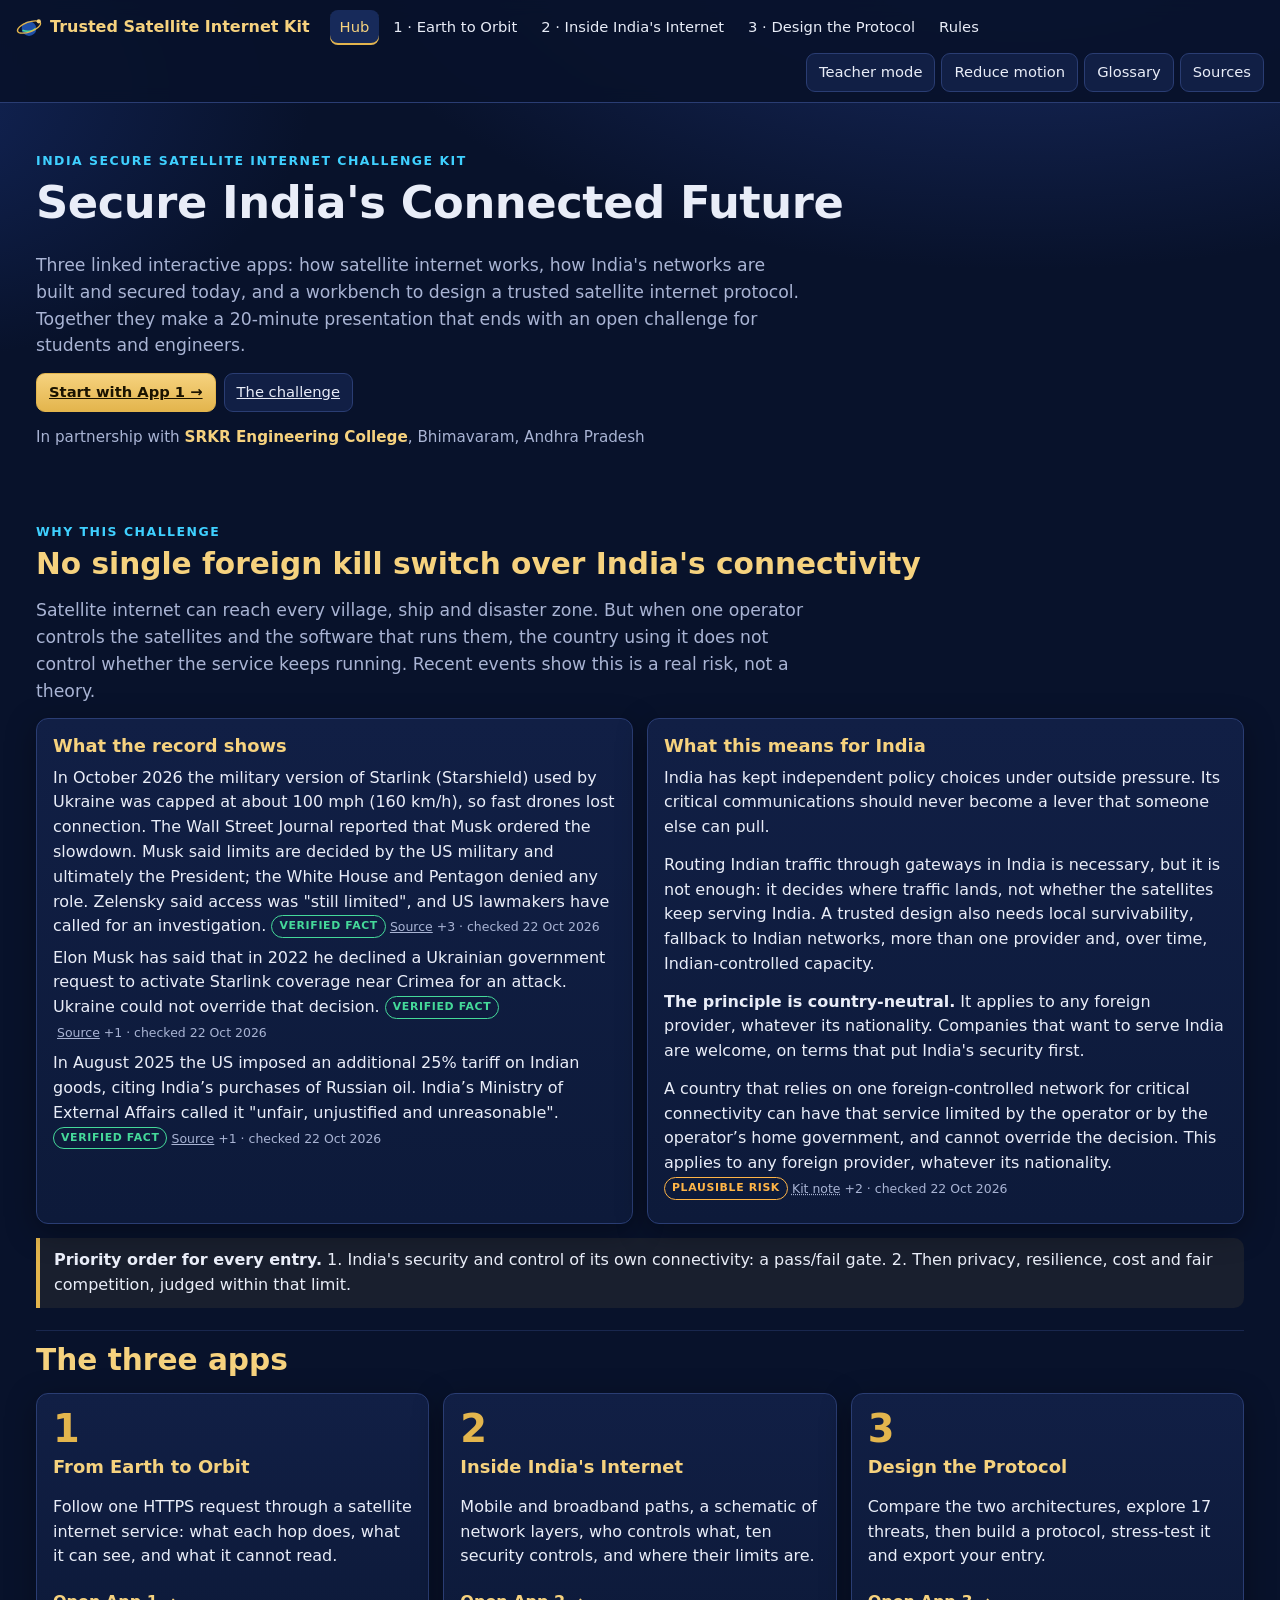
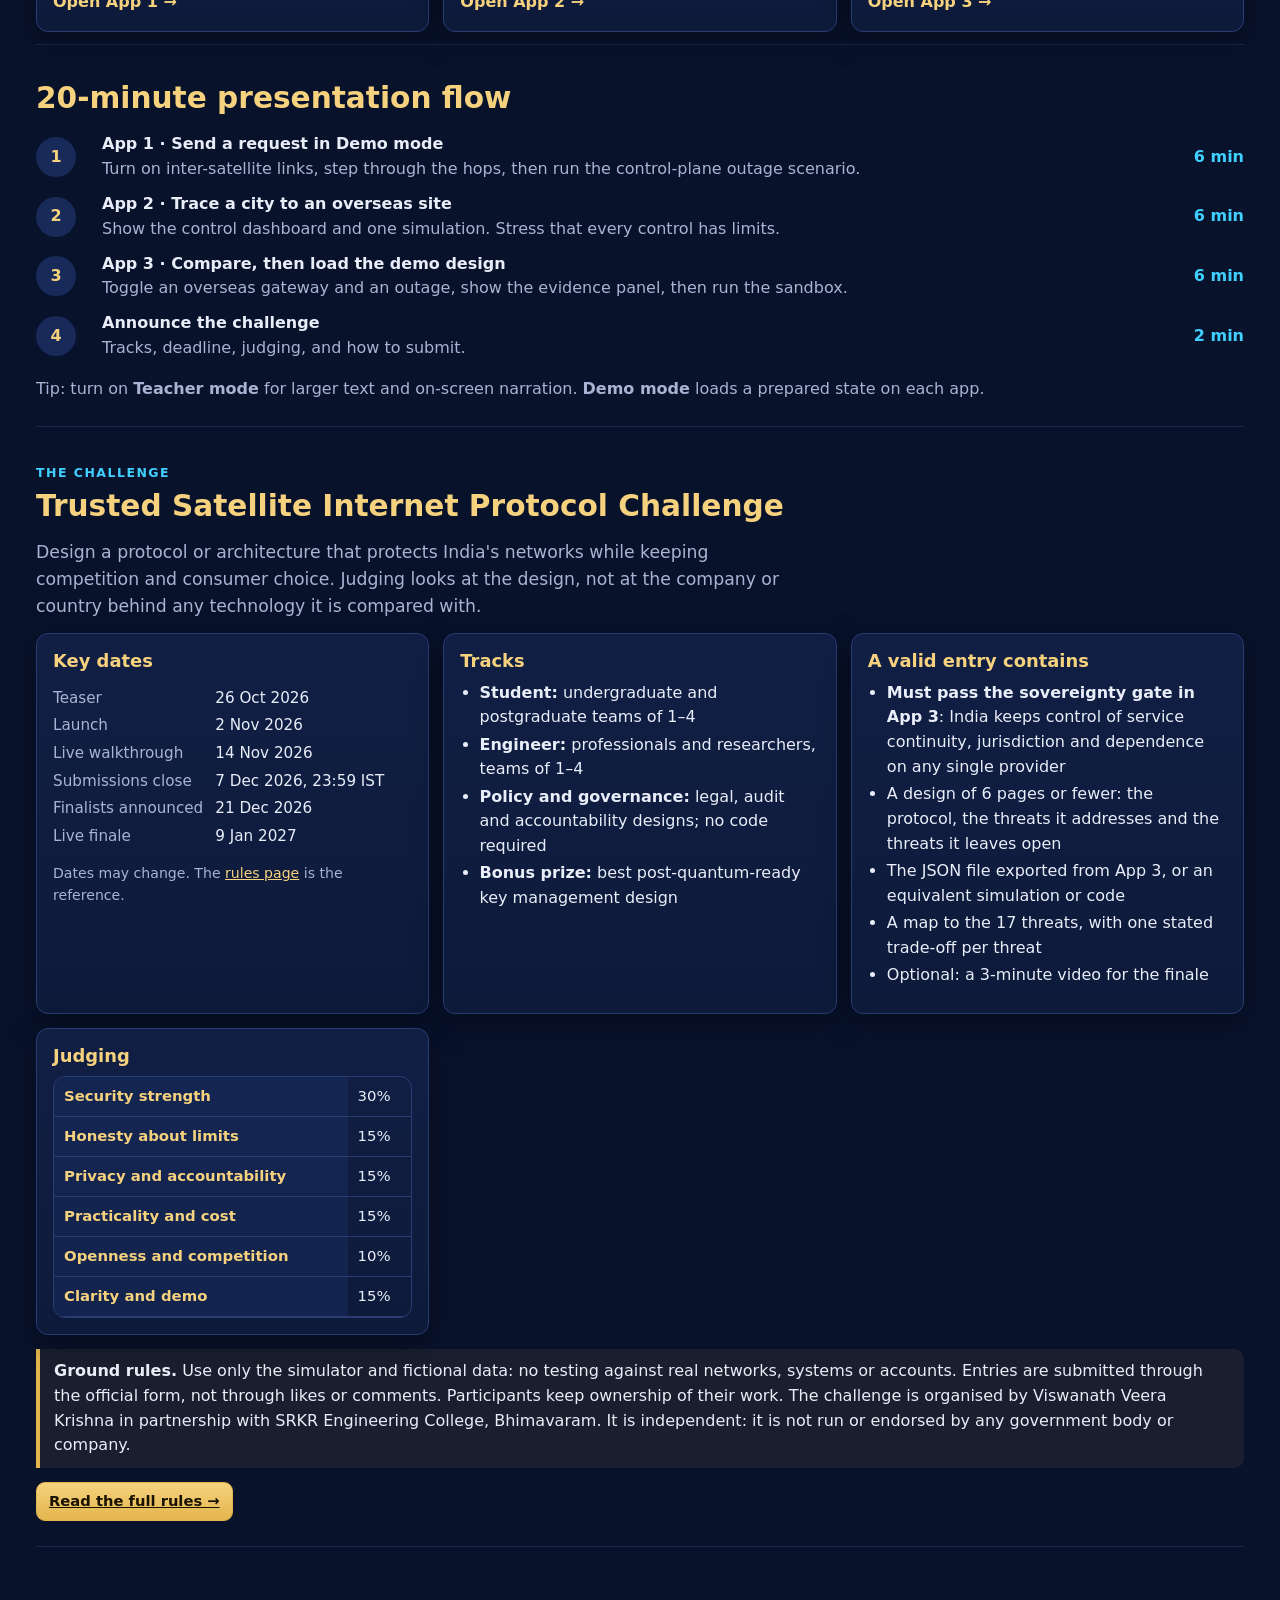
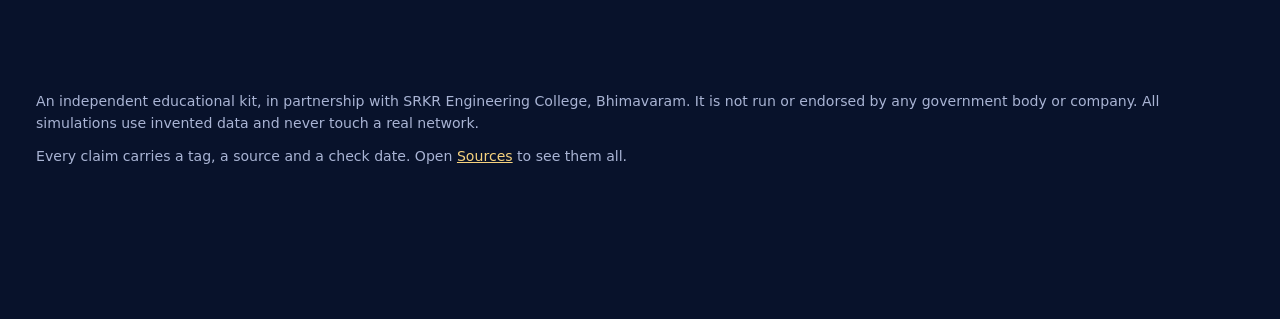
<file: src/index.html>
<!doctype html>
<html lang="en">
<head>
<meta charset="utf-8">
<meta name="viewport" content="width=device-width, initial-scale=1">
<title>Trusted Satellite Internet Kit</title>
<meta name="description" content="Three linked interactive apps and the Trusted Satellite Internet Protocol Challenge for students and engineers in India.">
<link rel="stylesheet" href="shared/base.css">
<style>
  .hub-hero { padding: 48px 0 24px; max-width: 900px; }
  .app-card { display: flex; flex-direction: column; gap: 8px; text-decoration: none; color: inherit; }
  .app-card .n { font-size: 2.4rem; font-weight: 800; color: var(--gold); line-height: 1; }
  .app-card:hover { border-color: var(--gold); }
  .app-card .go { margin-top: auto; color: var(--gold-2); font-weight: 600; }
  .flow { counter-reset: s; list-style: none; padding: 0; display: grid; gap: 10px; }
  .flow li { counter-increment: s; display: grid; grid-template-columns: 54px 1fr auto; gap: 12px; align-items: center; }
  .flow li::before { content: counter(s); display: grid; place-items: center; width: 40px; height: 40px; border-radius: 50%; background: var(--panel-2); color: var(--gold-2); font-weight: 800; }
  .partner { margin-top: 14px; color: var(--muted); font-size: .95em; }
  .partner a { color: var(--gold-2); text-decoration: none; }
  .partner a:hover { text-decoration: underline; }
  .flow .min { color: var(--cyan); font-weight: 700; white-space: nowrap; }
</style>
</head>
<body>
<main id="main">
  <section class="hub-hero">
    <div class="kicker">India Secure Satellite Internet Challenge Kit</div>
    <h1>Secure India's Connected Future</h1>
    <p class="lead">Three linked interactive apps: how satellite internet works, how India's networks are built and secured today, and a workbench to design a trusted satellite internet protocol. Together they make a 20-minute presentation that ends with an open challenge for students and engineers.</p>
    <div class="btnrow"><a class="btn primary" href="app1.html">Start with App 1 →</a><a class="btn" href="#challenge">The challenge</a></div>
    <p class="partner">In partnership with <a href="https://srkrec.ac.in/" target="_blank" rel="noopener"><strong>SRKR Engineering College</strong></a>, Bhimavaram, Andhra Pradesh</p>
  </section>

  <section class="block" id="why" aria-labelledby="h-why">
    <div class="kicker">Why this challenge</div>
    <h2 id="h-why">No single foreign kill switch over India's connectivity</h2>
    <p class="lead">Satellite internet can reach every village, ship and disaster zone. But when one operator controls the satellites and the software that runs them, the country using it does not control whether the service keeps running. Recent events show this is a real risk, not a theory.</p>
    <div class="grid g2">
      <div class="card"><h3>What the record shows</h3><div id="why-facts"></div></div>
      <div class="card"><h3>What this means for India</h3>
        <p>India has kept independent policy choices under outside pressure. Its critical communications should never become a lever that someone else can pull.</p>
        <p>Routing Indian traffic through gateways in India is necessary, but it is not enough: it decides where traffic lands, not whether the satellites keep serving India. A trusted design also needs local survivability, fallback to Indian networks, more than one provider and, over time, Indian-controlled capacity.</p>
        <p><strong>The principle is country-neutral.</strong> It applies to any foreign provider, whatever its nationality. Companies that want to serve India are welcome, on terms that put India's security first.</p>
        <div id="why-risk"></div></div>
    </div>
    <div class="notice" style="margin-top:14px"><strong>Priority order for every entry.</strong> 1. India's security and control of its own connectivity: a pass/fail gate. 2. Then privacy, resilience, cost and fair competition, judged within that limit.</div>
  </section>

  <section class="block" aria-labelledby="h-apps" style="padding-top:12px">
    <h2 id="h-apps">The three apps</h2>
    <div class="grid g3">
      <a class="card app-card" href="app1.html"><span class="n">1</span><h3>From Earth to Orbit</h3><p>Follow one HTTPS request through a satellite internet service: what each hop does, what it can see, and what it cannot read.</p><span class="go">Open App 1 →</span></a>
      <a class="card app-card" href="app2.html"><span class="n">2</span><h3>Inside India's Internet</h3><p>Mobile and broadband paths, a schematic of network layers, who controls what, ten security controls, and where their limits are.</p><span class="go">Open App 2 →</span></a>
      <a class="card app-card" href="app3.html"><span class="n">3</span><h3>Design the Protocol</h3><p>Compare the two architectures, explore 17 threats, then build a protocol, stress-test it and export your entry.</p><span class="go">Open App 3 →</span></a>
    </div>
  </section>

  <section class="block" aria-labelledby="h-flow">
    <h2 id="h-flow">20-minute presentation flow</h2>
    <ol class="flow">
      <li><div><strong>App 1 · Send a request in Demo mode</strong><br><span class="muted">Turn on inter-satellite links, step through the hops, then run the control-plane outage scenario.</span></div><span class="min">6 min</span></li>
      <li><div><strong>App 2 · Trace a city to an overseas site</strong><br><span class="muted">Show the control dashboard and one simulation. Stress that every control has limits.</span></div><span class="min">6 min</span></li>
      <li><div><strong>App 3 · Compare, then load the demo design</strong><br><span class="muted">Toggle an overseas gateway and an outage, show the evidence panel, then run the sandbox.</span></div><span class="min">6 min</span></li>
      <li><div><strong>Announce the challenge</strong><br><span class="muted">Tracks, deadline, judging, and how to submit.</span></div><span class="min">2 min</span></li>
    </ol>
    <p class="muted">Tip: turn on <strong>Teacher mode</strong> for larger text and on-screen narration. <strong>Demo mode</strong> loads a prepared state on each app.</p>
  </section>

  <section class="block" id="challenge" aria-labelledby="h-ch">
    <div class="kicker">The challenge</div>
    <h2 id="h-ch">Trusted Satellite Internet Protocol Challenge</h2>
    <p class="lead">Design a protocol or architecture that protects India's networks while keeping competition and consumer choice. Judging looks at the design, not at the company or country behind any technology it is compared with.</p>
    <div class="grid g2">
      <div class="card"><h3>Key dates</h3><dl class="kv" id="dates"></dl><p class="muted" style="margin-top:8px;font-size:.88em">Dates may change.<span data-rules-link> The <a href="rules.html">rules page</a> is the reference.</span></p></div>
      <div class="card"><h3>Tracks</h3><ul class="tight">
        <li><strong>Student:</strong> undergraduate and postgraduate teams of 1–4</li>
        <li><strong>Engineer:</strong> professionals and researchers, teams of 1–4</li>
        <li><strong>Policy and governance:</strong> legal, audit and accountability designs; no code required</li>
        <li><strong>Bonus prize:</strong> best post-quantum-ready key management design</li></ul></div>
      <div class="card"><h3>A valid entry contains</h3><ul class="tight">
        <li><strong>Must pass the sovereignty gate in App 3</strong>: India keeps control of service continuity, jurisdiction and dependence on any single provider</li>
        <li>A design of 6 pages or fewer: the protocol, the threats it addresses and the threats it leaves open</li>
        <li>The JSON file exported from App 3, or an equivalent simulation or code</li>
        <li>A map to the 17 threats, with one stated trade-off per threat</li>
        <li>Optional: a 3-minute video for the finale</li></ul></div>
      <div class="card"><h3>Judging</h3><div class="tablewrap"><table class="data"><tbody>
        <tr><th>Security strength</th><td>30%</td></tr><tr><th>Honesty about limits</th><td>15%</td></tr>
        <tr><th>Privacy and accountability</th><td>15%</td></tr><tr><th>Practicality and cost</th><td>15%</td></tr>
        <tr><th>Openness and competition</th><td>10%</td></tr><tr><th>Clarity and demo</th><td>15%</td></tr></tbody></table></div></div>
    </div>
    <div class="notice" style="margin-top:14px">
      <strong>Ground rules.</strong> Use only the simulator and fictional data: no testing against real networks, systems or accounts. Entries are submitted through the official form, not through likes or comments. Participants keep ownership of their work. The challenge is organised by Viswanath Veera Krishna in partnership with SRKR Engineering College, Bhimavaram. It is independent: it is not run or endorsed by any government body or company.
    </div>
    <p style="margin-top:14px" data-rules-link><a class="btn primary" href="rules.html">Read the full rules →</a></p>
  </section>
</main>
<script src="data/claims.js"></script>
<script src="data/glossary.js"></script>
<script src="shared/shell.js"></script>
<script>
  K.init({ app: 'hub', demo: false, intro: 'Start with App 1. Teacher mode stays on as you move between apps.' });
  // Contest dates from the kit plan; edit here if they change.
  const DATES = [['Teaser', '26 Oct 2026'], ['Launch', '2 Nov 2026'], ['Live walkthrough', '14 Nov 2026'], ['Submissions close', '7 Dec 2026, 23:59 IST'], ['Finalists announced', '21 Dec 2026'], ['Live finale', '9 Jan 2027']];
  document.getElementById('why-facts').append(...K.claims(['ukraine-oct2026', 'crimea-2022', 'us-tariff']));
  document.getElementById('why-risk').append(...K.claims(['pl-killswitch']));
  const dl = document.getElementById('dates');
  for (const [k, v] of DATES) dl.append(K.h('dt', null, k), K.h('dd', null, v));
</script>
</body>
</html>
</file>
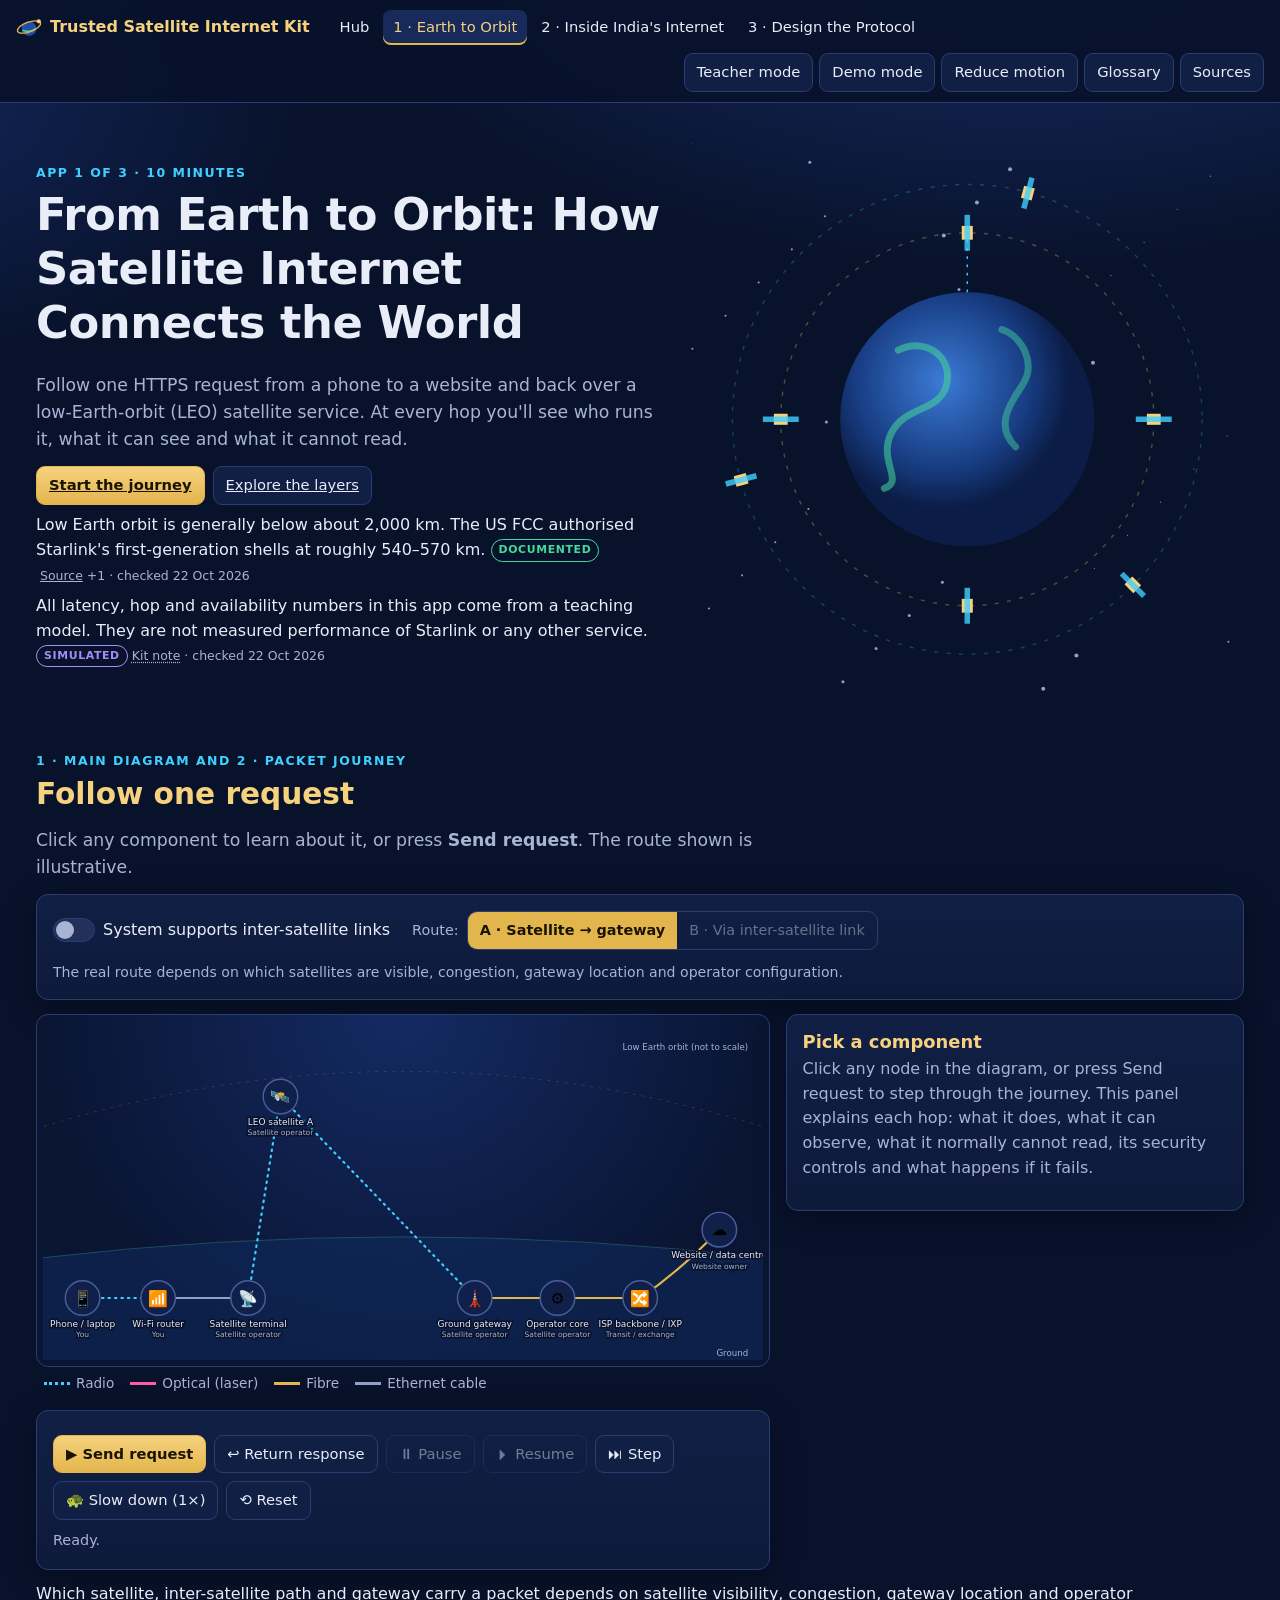
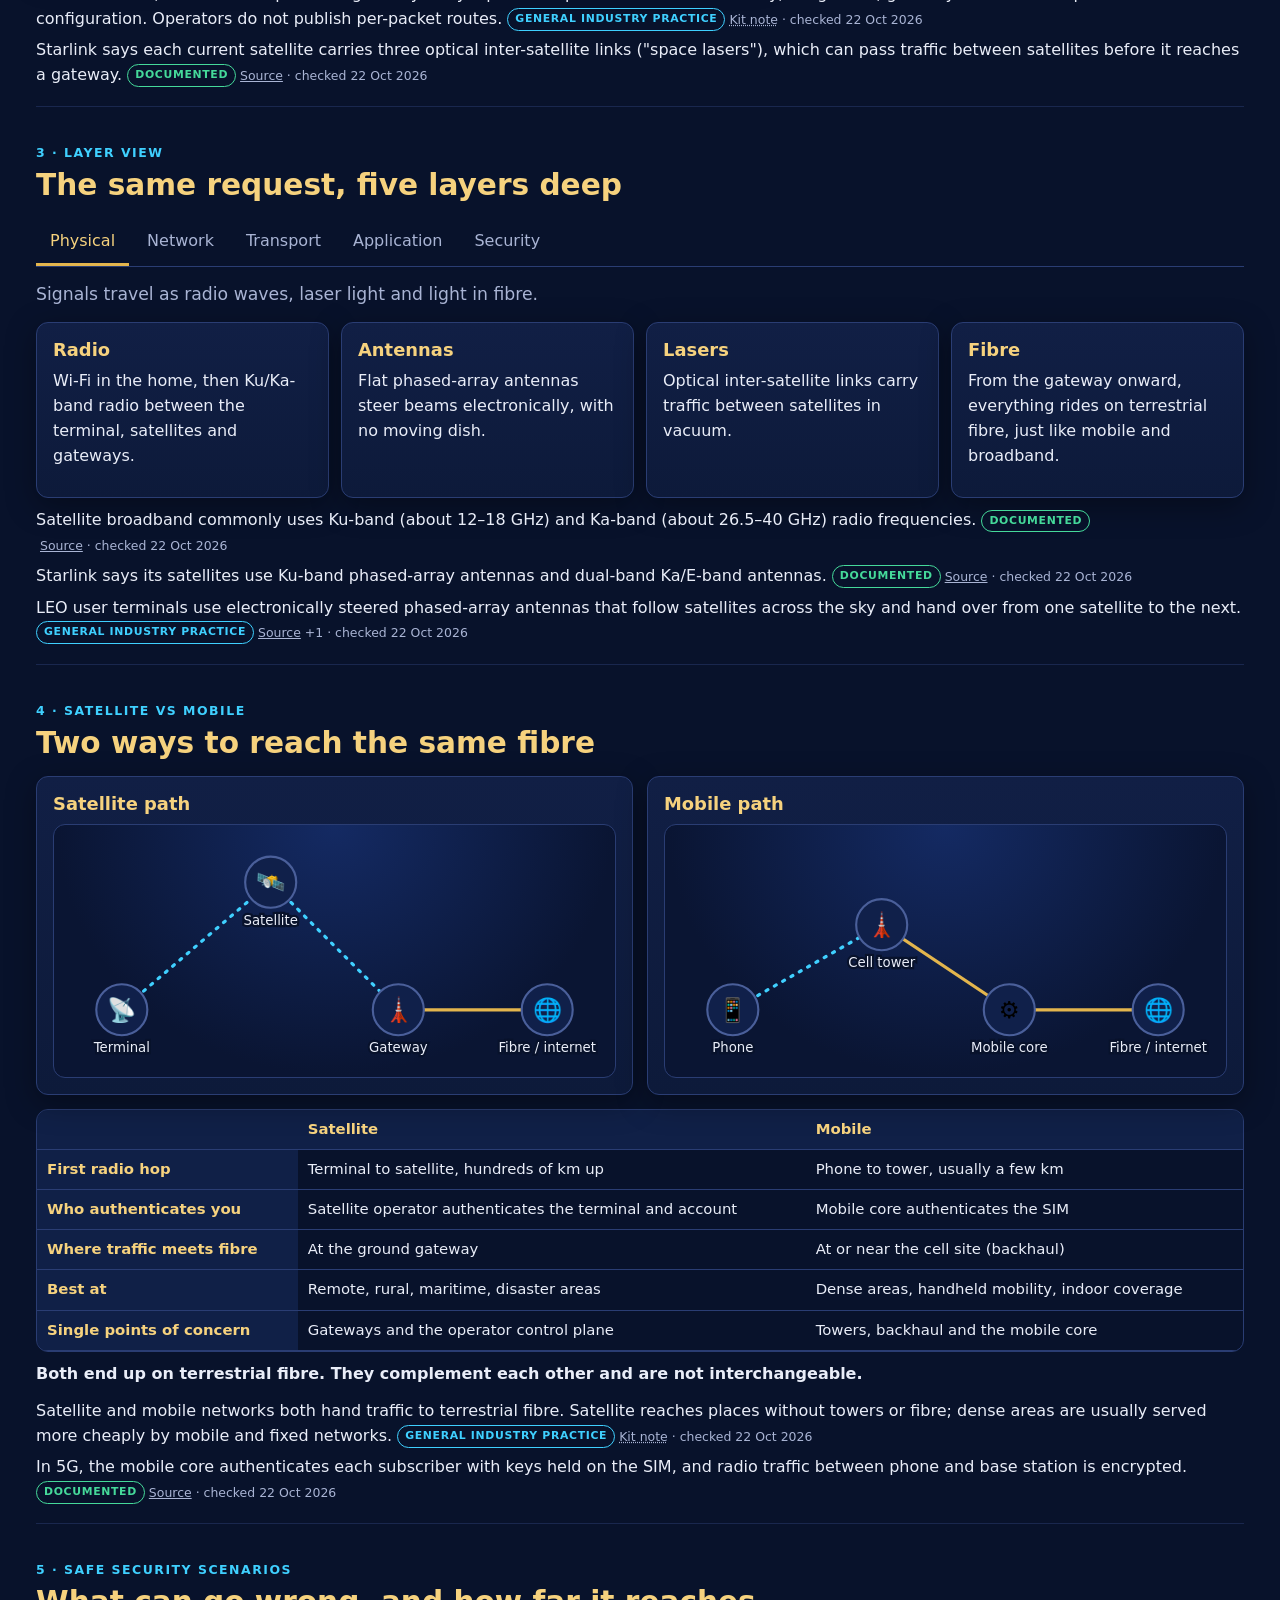
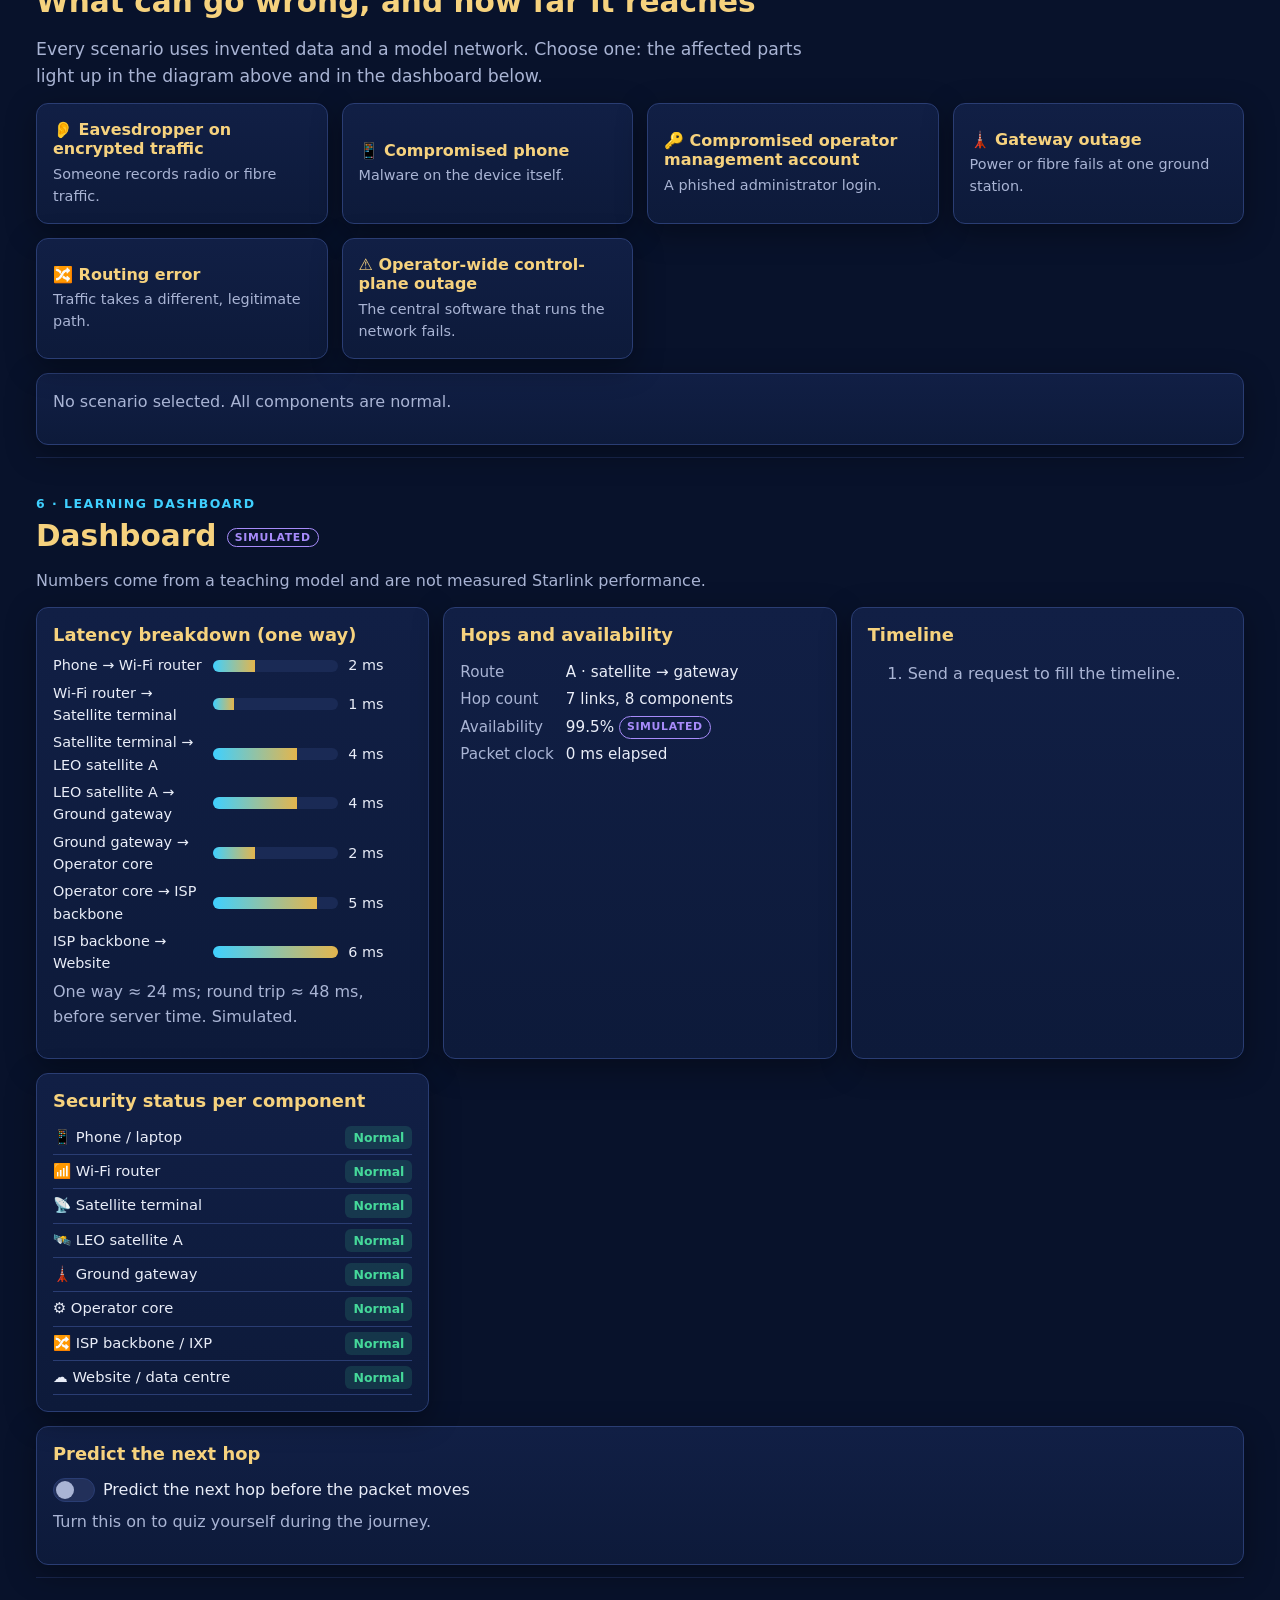
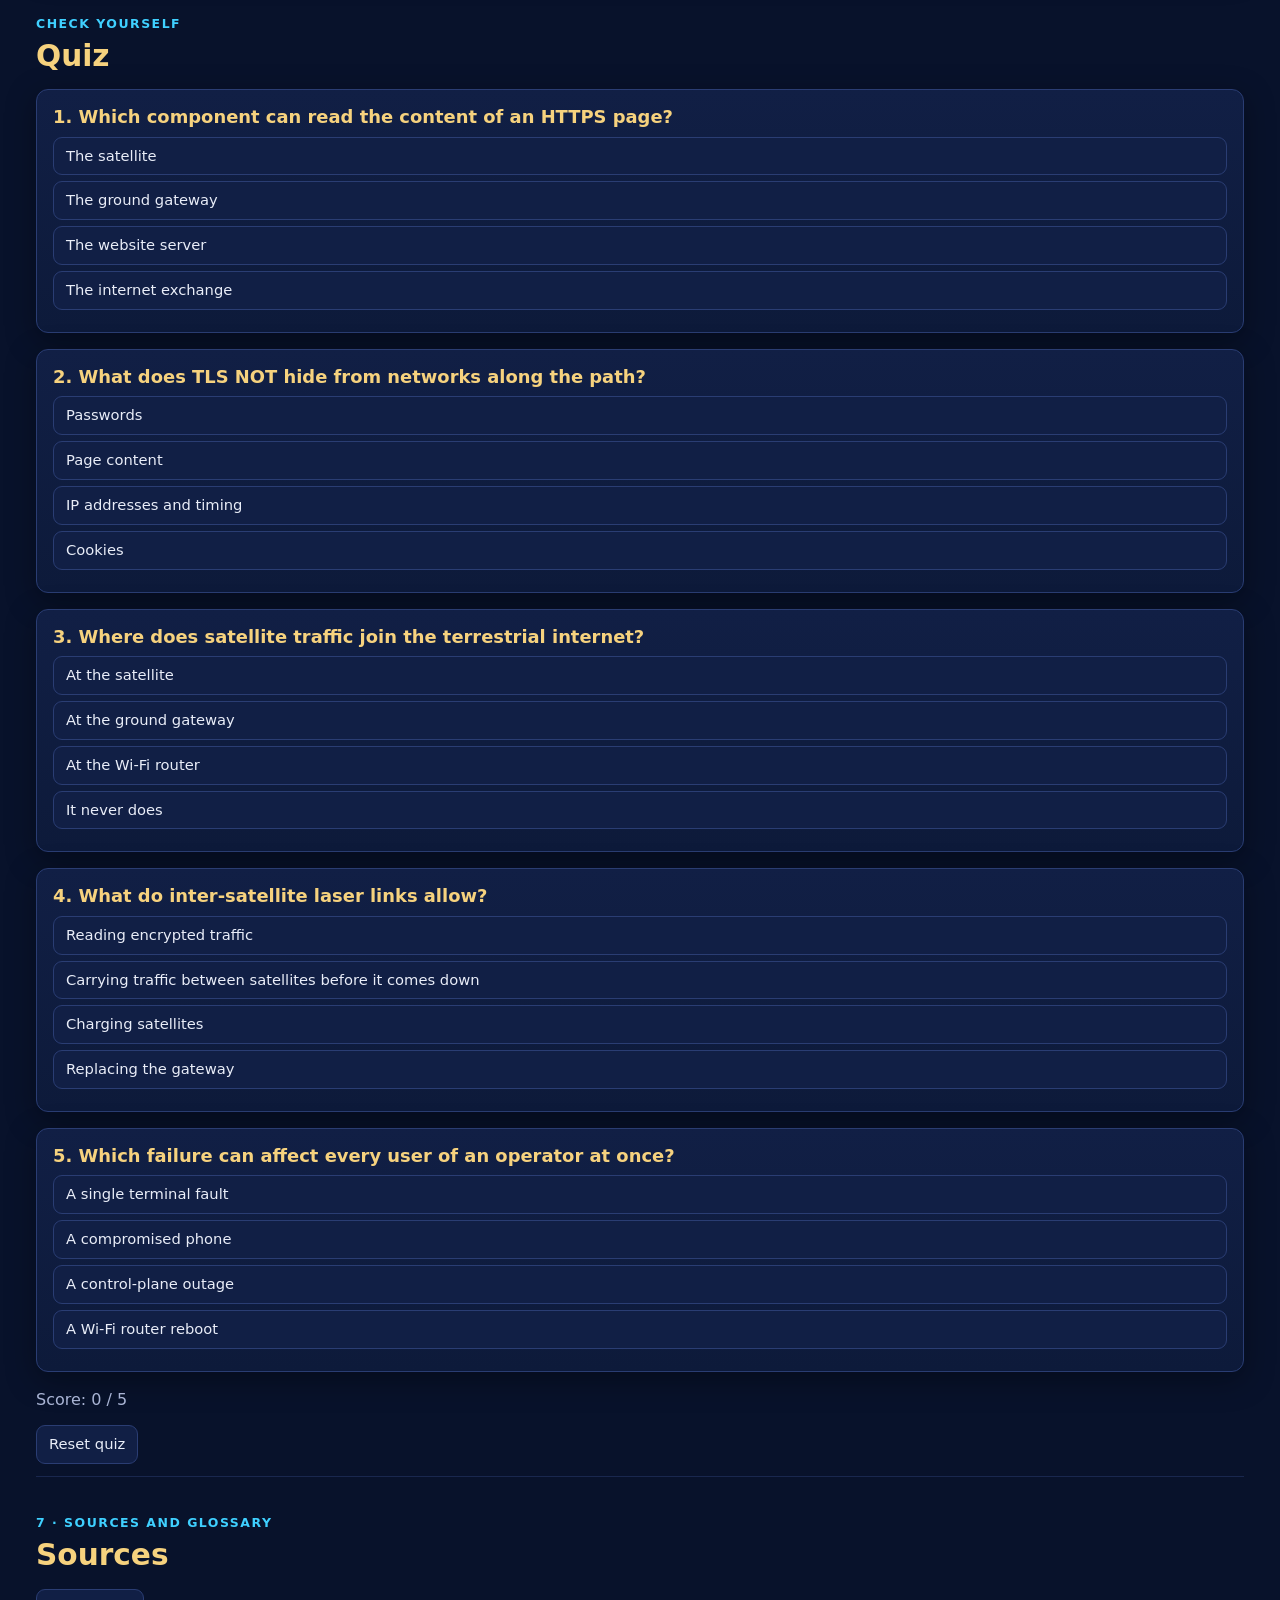
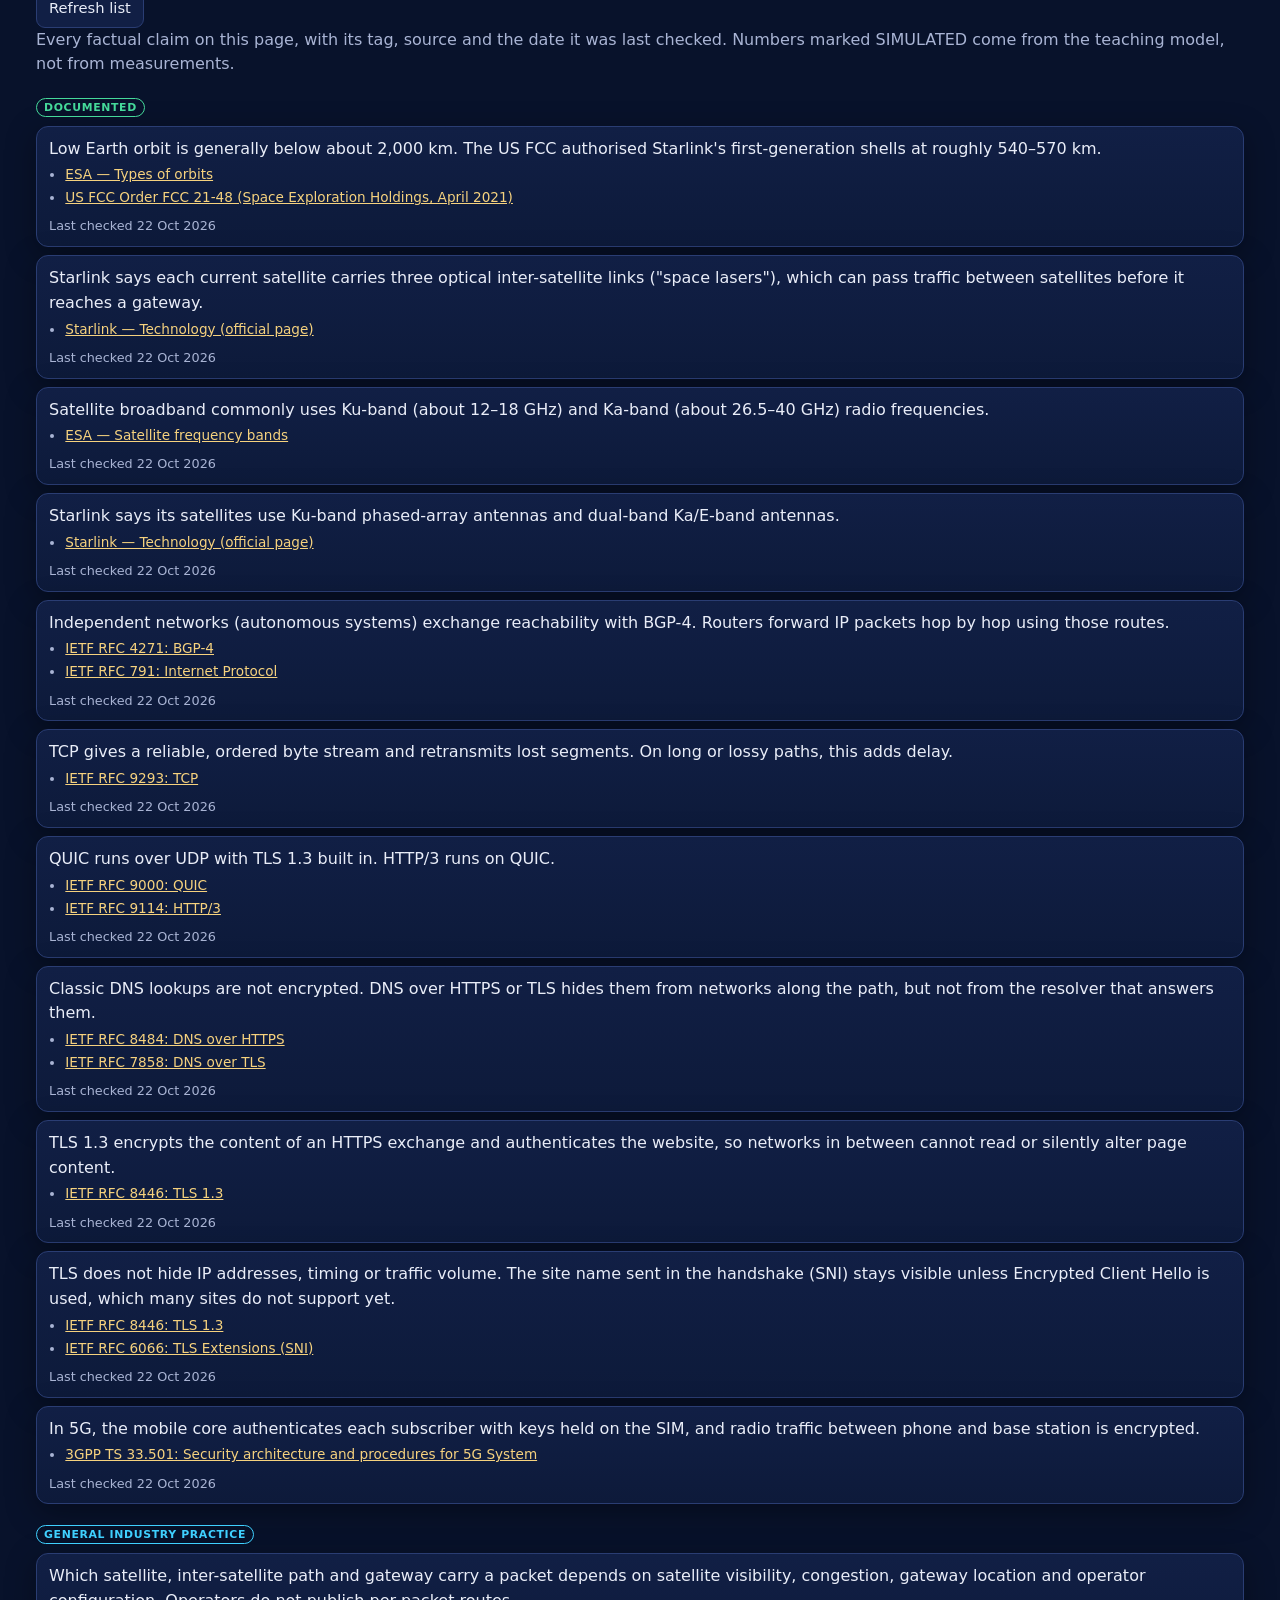
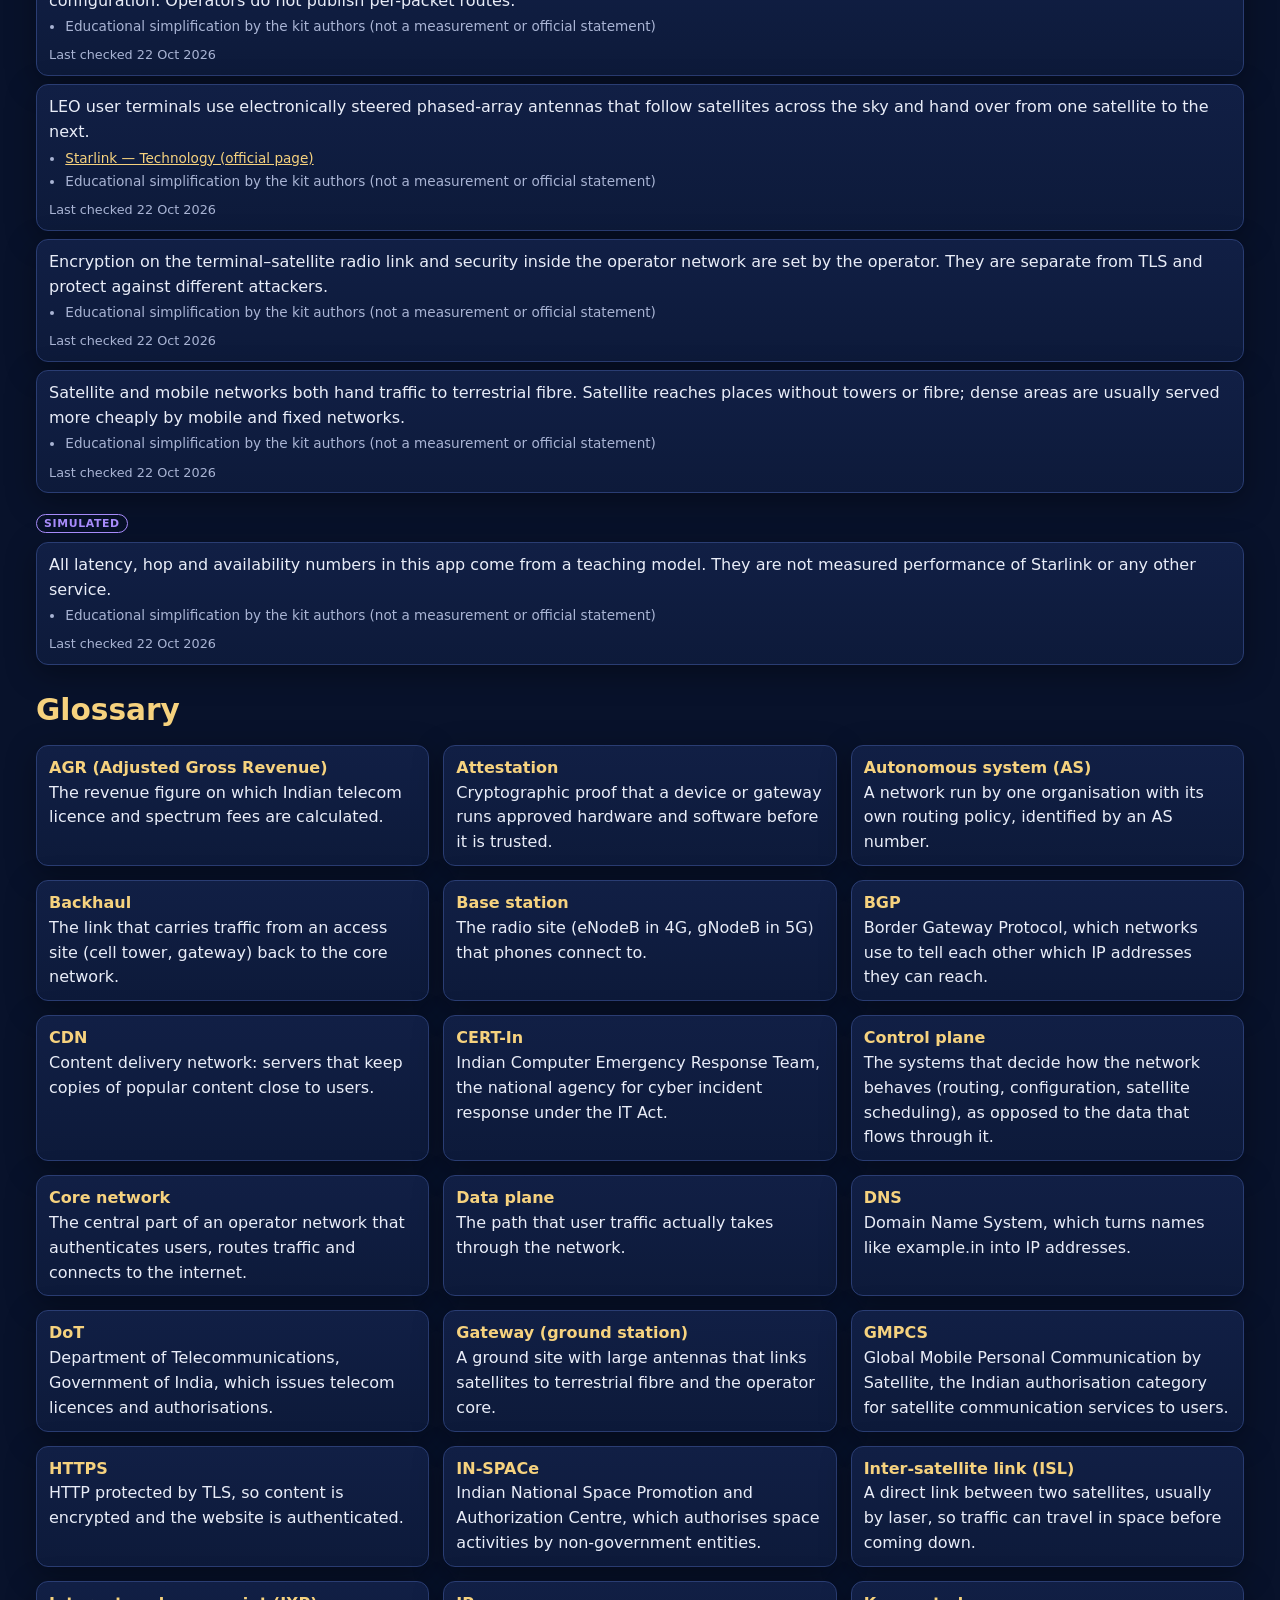
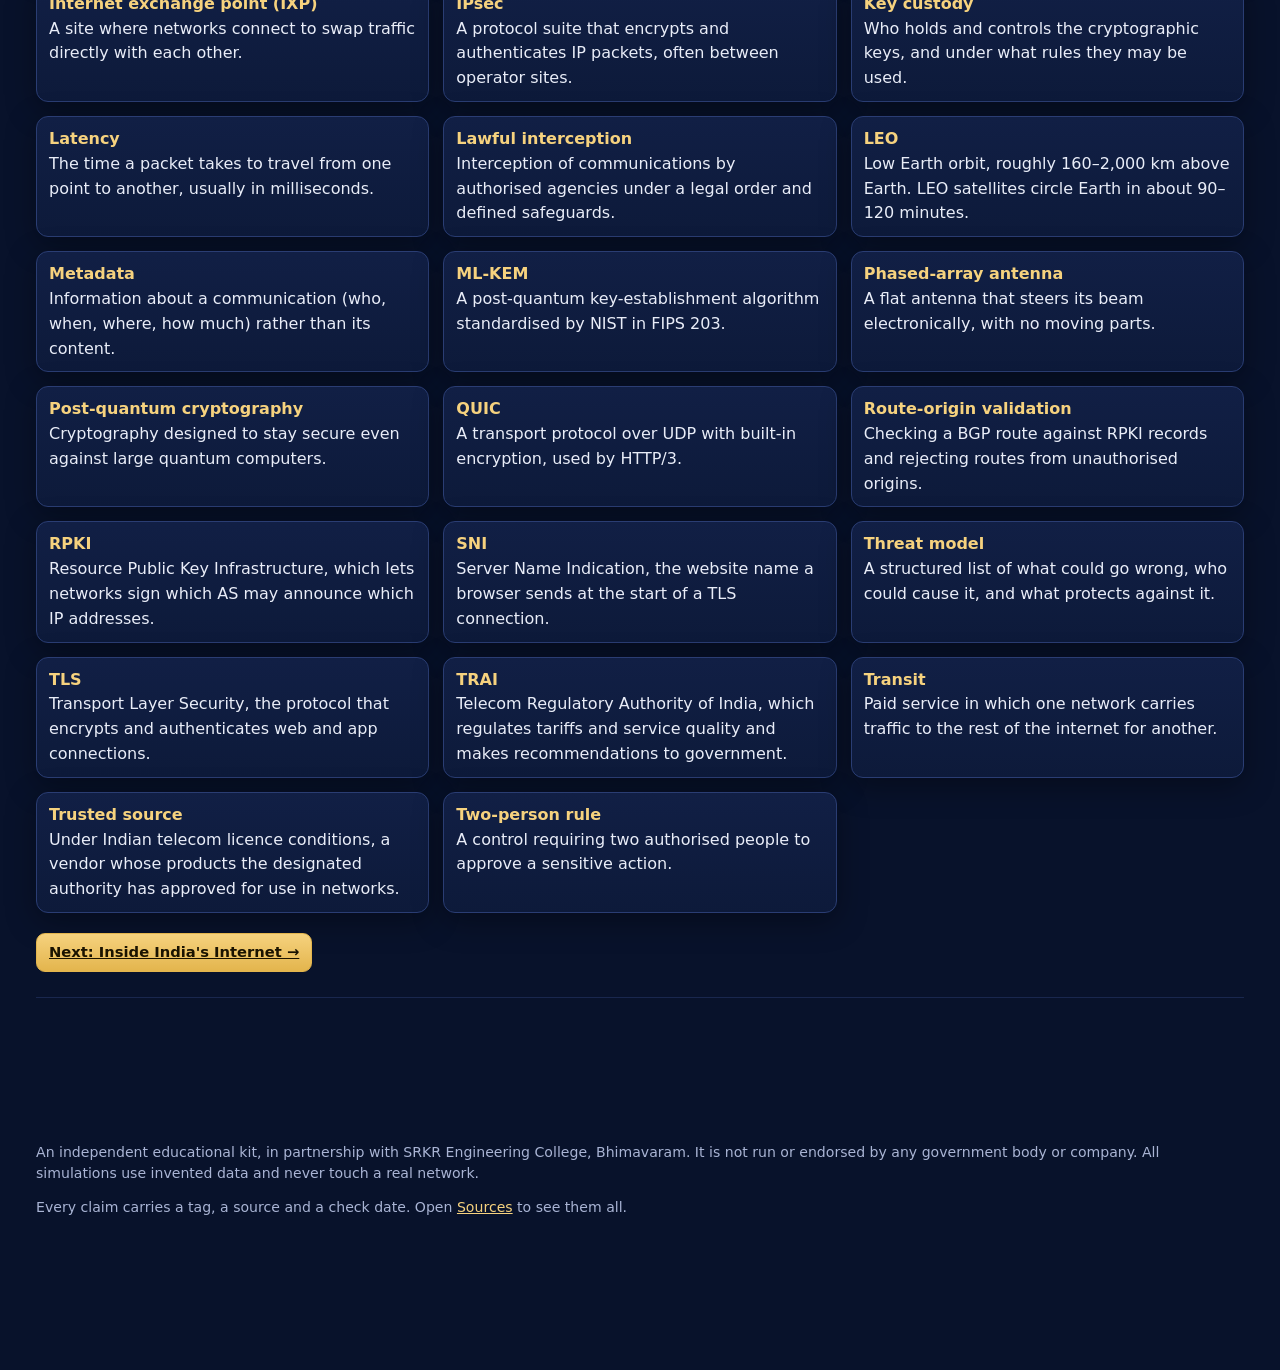
<file: docs/app1.html>
<!doctype html>
<html lang="en">
<head>
<meta charset="utf-8">
<meta name="viewport" content="width=device-width, initial-scale=1">
<title>Earth to Orbit</title>
<meta name="description" content="How one HTTPS request travels from a phone to a website and back over a low-Earth-orbit satellite internet service.">
<style>
/* Shared design system: navy, gold, restrained neon. Used by the hub and all three apps. */
:root {
  --bg: #08122b;
  --bg-2: #0d1a3a;
  --panel: #111f45;
  --panel-2: #172a5a;
  --line: #2a3d73;
  --text: #e9edf8;
  --muted: #a9b4d4;
  --gold: #e3b54d;
  --gold-2: #f6d27e;
  --cyan: #3fd0ff;
  --violet: #a78bfa;
  --green: #45d99a;
  --amber: #ffb547;
  --red: #ff6b6b;
  --focus: #ffe08a;
  --radius: 12px;
  --shadow: 0 8px 30px rgba(0, 0, 0, .35);
  --font: "Segoe UI", system-ui, -apple-system, Roboto, "Helvetica Neue", Arial, sans-serif;
  --mono: ui-monospace, "Cascadia Mono", Consolas, monospace;
  --fs: 16px;
  color-scheme: dark;
}
body.teacher { --fs: 20px; }

* { box-sizing: border-box; }
html { scroll-behavior: smooth; }
body.reduce-motion, body.reduce-motion * { scroll-behavior: auto !important; animation: none !important; transition: none !important; }
body {
  margin: 0; background: var(--bg); color: var(--text); font: 400 var(--fs)/1.55 var(--font);
  background-image: radial-gradient(1200px 600px at 80% -10%, #1b2f6b 0%, transparent 60%), radial-gradient(800px 500px at -10% 10%, #13265a 0%, transparent 55%);
  background-attachment: fixed; min-height: 100vh;
}
a { color: var(--gold-2); }
a:hover { color: #fff; }
h1, h2, h3, h4 { line-height: 1.2; margin: 0 0 .5em; }
h1 { font-size: clamp(1.8rem, 4vw, 2.8rem); letter-spacing: -.01em; }
h2 { font-size: clamp(1.35rem, 2.6vw, 1.85rem); color: var(--gold-2); }
h3 { font-size: 1.12rem; }
p { margin: 0 0 .8em; }
small, .muted { color: var(--muted); }
code { font-family: var(--mono); font-size: .92em; background: #0a1736; padding: .05em .35em; border-radius: 5px; }
:focus-visible { outline: 3px solid var(--focus); outline-offset: 3px; border-radius: 6px; }
.sr-only { position: absolute; width: 1px; height: 1px; overflow: hidden; clip: rect(0 0 0 0); white-space: nowrap; }
.skip { position: absolute; left: -999px; top: 8px; background: var(--gold); color: #000; padding: 8px 12px; border-radius: 8px; z-index: 100; }
.skip:focus { left: 8px; }

/* ---------- top bar ---------- */
.topbar {
  position: sticky; top: 0; z-index: 50; display: flex; flex-wrap: wrap; align-items: center; gap: 8px 14px;
  padding: 10px 16px; background: rgba(8, 18, 43, .92); backdrop-filter: blur(8px); border-bottom: 1px solid var(--line);
}
.brand { display: flex; align-items: center; gap: 8px; font-weight: 700; color: var(--gold-2); text-decoration: none; margin-right: 6px; }
.brand-mark { width: 26px; height: 26px; }
.navlinks { display: flex; flex-wrap: wrap; gap: 4px; margin: 0; padding: 0; list-style: none; }
.navlinks a { display: block; padding: 6px 10px; border-radius: 8px; color: var(--text); text-decoration: none; font-size: .92rem; }
.navlinks a:hover { background: var(--panel); }
.navlinks a[aria-current="page"] { background: var(--panel-2); color: var(--gold-2); box-shadow: inset 0 -2px 0 var(--gold); }
.tools { display: flex; flex-wrap: wrap; gap: 6px; margin-left: auto; }

/* ---------- buttons ---------- */
.btn {
  appearance: none; border: 1px solid var(--line); background: var(--panel); color: var(--text); font: inherit; font-size: .92rem;
  padding: 7px 12px; border-radius: 9px; cursor: pointer; display: inline-flex; align-items: center; gap: 6px; min-height: 36px;
}
.btn:hover { border-color: var(--gold); }
.btn[aria-pressed="true"], .btn.on { background: var(--gold); color: #1a1300; border-color: var(--gold); font-weight: 600; }
.btn.primary { background: linear-gradient(180deg, var(--gold-2), var(--gold)); color: #1a1300; border-color: var(--gold); font-weight: 600; }
.btn.ghost { background: transparent; }
.btn:disabled { opacity: .45; cursor: not-allowed; }
.btnrow { display: flex; flex-wrap: wrap; gap: 8px; margin: 8px 0; }

/* ---------- layout ---------- */
main { max-width: 1240px; margin: 0 auto; padding: 0 16px 120px; }
section.block { padding: 36px 0 12px; border-bottom: 1px solid rgba(42, 61, 115, .5); }
.kicker { text-transform: uppercase; letter-spacing: .12em; font-size: .78rem; color: var(--cyan); font-weight: 700; margin-bottom: 6px; }
.lead { font-size: 1.08em; color: var(--muted); max-width: 70ch; }
.grid { display: grid; gap: 14px; }
.g2 { grid-template-columns: repeat(auto-fit, minmax(300px, 1fr)); }
.g3 { grid-template-columns: repeat(auto-fit, minmax(240px, 1fr)); }
.split { display: grid; grid-template-columns: minmax(0, 1.6fr) minmax(280px, 1fr); gap: 16px; align-items: start; }
@media (max-width: 980px) { .split { grid-template-columns: 1fr; } .panel-sticky { position: static; } }
.card { background: linear-gradient(180deg, var(--panel), var(--bg-2)); border: 1px solid var(--line); border-radius: var(--radius); padding: 16px; box-shadow: var(--shadow); }
.card h3 { color: var(--gold-2); }
.card.clickable { cursor: pointer; text-align: left; width: 100%; color: inherit; font: inherit; }
.card.clickable:hover { border-color: var(--gold); }
.card.selected { border-color: var(--gold); box-shadow: 0 0 0 1px var(--gold), var(--shadow); }
.panel-sticky { position: sticky; top: 76px; }
.kv { display: grid; grid-template-columns: max-content 1fr; gap: 4px 12px; font-size: .95em; }
.kv dt { color: var(--muted); }
.kv dd { margin: 0; }
dl.fields { margin: 0; }
dl.fields dt { font-weight: 700; color: var(--cyan); font-size: .82em; text-transform: uppercase; letter-spacing: .06em; margin-top: 10px; }
dl.fields dd { margin: 2px 0 0; }
ul.tight { margin: .2em 0 .6em; padding-left: 1.2em; }
ul.tight li { margin: .15em 0; }
table.data { width: 100%; border-collapse: collapse; font-size: .93em; }
table.data th, table.data td { text-align: left; padding: 8px 10px; border-bottom: 1px solid var(--line); vertical-align: top; }
table.data th { color: var(--gold-2); font-weight: 600; background: rgba(23, 42, 90, .6); }
.tablewrap { overflow-x: auto; border: 1px solid var(--line); border-radius: var(--radius); }

/* ---------- chips / tags ---------- */
.chip { display: inline-block; font-size: .68rem; font-weight: 700; letter-spacing: .06em; padding: 2px 7px; border-radius: 999px; border: 1px solid currentColor; vertical-align: middle; white-space: nowrap; }
.t-documented, .t-verified, .t-mandatory { color: var(--green); }
.t-practice, .t-recommended { color: var(--cyan); }
.t-illustrative, .t-simulated, .t-some { color: var(--violet); }
.t-plausible { color: var(--amber); }
.t-unverified { color: var(--red); }
.rate { display: inline-block; min-width: 4.6em; text-align: center; font-weight: 700; font-size: .78rem; padding: 2px 8px; border-radius: 6px; }
.rate.Low { background: rgba(69, 217, 154, .18); color: var(--green); }
.rate.Medium { background: rgba(255, 181, 71, .18); color: var(--amber); }
.rate.High { background: rgba(255, 107, 107, .2); color: var(--red); }
.rate.Unknown { background: rgba(167, 139, 250, .2); color: var(--violet); }

.claim { margin: .4em 0; }
.claim .meta { font-size: .78em; color: var(--muted); margin-left: 4px; white-space: nowrap; }
.claim .meta a { color: var(--muted); }
.claim-error { border: 1px dashed var(--red); color: var(--red); padding: 6px 10px; border-radius: 8px; }
.notice { border-left: 4px solid var(--gold); background: rgba(227, 181, 77, .08); padding: 10px 14px; border-radius: 0 10px 10px 0; margin: 10px 0; }
.notice.warn { border-color: var(--amber); background: rgba(255, 181, 71, .08); }
.notice.bad { border-color: var(--red); background: rgba(255, 107, 107, .08); }

/* ---------- tabs ---------- */
.tabs [role="tablist"] { display: flex; flex-wrap: wrap; gap: 4px; border-bottom: 1px solid var(--line); margin-bottom: 14px; }
.tabs [role="tab"] { appearance: none; background: transparent; color: var(--muted); border: 0; border-bottom: 3px solid transparent; padding: 10px 14px; font: inherit; cursor: pointer; }
.tabs [role="tab"][aria-selected="true"] { color: var(--gold-2); border-bottom-color: var(--gold); }

/* ---------- switches / inputs ---------- */
.switch { display: inline-flex; align-items: center; gap: 8px; cursor: pointer; user-select: none; padding: 4px 0; }
.switch input { appearance: none; width: 42px; height: 24px; border-radius: 999px; background: #22305a; border: 1px solid var(--line); position: relative; cursor: pointer; flex: none; margin: 0; }
.switch input::after { content: ""; position: absolute; top: 2px; left: 2px; width: 18px; height: 18px; border-radius: 50%; background: var(--muted); transition: left .15s; }
.switch input:checked { background: var(--gold); border-color: var(--gold); }
.switch input:checked::after { left: 20px; background: #1a1300; }
.seg { display: inline-flex; border: 1px solid var(--line); border-radius: 10px; overflow: hidden; flex-wrap: wrap; }
.seg button { appearance: none; border: 0; background: transparent; color: var(--text); padding: 7px 12px; font: inherit; font-size: .9rem; cursor: pointer; }
.seg button[aria-pressed="true"] { background: var(--gold); color: #1a1300; font-weight: 600; }
.seg button:disabled { opacity: .4; cursor: not-allowed; }
input[type="range"] { width: 100%; accent-color: var(--gold); }
select { background: var(--panel); color: var(--text); border: 1px solid var(--line); border-radius: 8px; padding: 6px 10px; font: inherit; }
label.opt { display: flex; gap: 10px; align-items: flex-start; padding: 8px 10px; border: 1px solid var(--line); border-radius: 10px; cursor: pointer; background: rgba(13, 26, 58, .6); }
label.opt:hover { border-color: var(--gold); }
label.opt input { margin-top: 4px; accent-color: var(--gold); width: 18px; height: 18px; flex: none; }
label.opt:has(input:checked) { border-color: var(--gold); background: rgba(227, 181, 77, .08); }

/* ---------- drawers / narration ---------- */
.drawer { position: fixed; top: 0; right: 0; height: 100%; width: min(520px, 100%); background: var(--bg-2); border-left: 1px solid var(--line); z-index: 80; transform: translateX(105%); transition: transform .2s; overflow-y: auto; padding: 16px 18px 40px; box-shadow: var(--shadow); }
.drawer.open { transform: none; }
.drawer header { display: flex; justify-content: space-between; align-items: center; position: sticky; top: -16px; background: var(--bg-2); padding: 6px 0 10px; margin-top: -6px; }
.drawer input[type="search"] { width: 100%; padding: 8px 10px; background: var(--panel); border: 1px solid var(--line); border-radius: 8px; color: var(--text); font: inherit; margin-bottom: 10px; }
.drawer dt { font-weight: 700; color: var(--gold-2); margin-top: 10px; }
.drawer dd { margin: 2px 0 0; color: var(--text); }
.scrim { position: fixed; inset: 0; background: rgba(0, 0, 0, .45); z-index: 70; display: none; }
.scrim.open { display: block; }
.narration { position: fixed; left: 50%; bottom: 14px; transform: translateX(-50%); width: min(900px, calc(100% - 24px)); z-index: 60; background: rgba(13, 26, 58, .97); border: 1px solid var(--gold); border-radius: 14px; padding: 12px 16px; box-shadow: var(--shadow); display: none; gap: 10px; align-items: flex-start; }
body.teacher .narration { display: flex; }
.narration .txt { flex: 1; font-size: 1.05em; }
.narration .lbl { color: var(--gold-2); font-weight: 700; margin-right: 6px; }

/* ---------- quiz ---------- */
.quiz .q { margin-bottom: 16px; }
.quiz .opts { display: grid; gap: 6px; margin-top: 6px; }
.quiz .opts button { text-align: left; }
.quiz .opts button.right { background: rgba(69, 217, 154, .2); border-color: var(--green); }
.quiz .opts button.wrong { background: rgba(255, 107, 107, .18); border-color: var(--red); }
.quiz .fb { margin-top: 6px; font-size: .95em; }

/* ---------- network diagram ---------- */
.diagram-wrap { background: radial-gradient(ellipse at 50% 0%, #142a63 0%, #0a1533 70%); border: 1px solid var(--line); border-radius: var(--radius); padding: 6px; overflow: hidden; }
svg.net { width: 100%; height: auto; display: block; }
svg.net .link { fill: none; stroke-width: 3; stroke-linecap: round; }
svg.net .link.radio { stroke: var(--cyan); stroke-dasharray: 2 7; }
svg.net .link.laser { stroke: #ff5ca8; stroke-width: 2.5; filter: url(#glow); }
svg.net .link.fibre { stroke: var(--gold); }
svg.net .link.wired { stroke: #8fa0c9; stroke-width: 2.5; }
svg.net .link.border { stroke: var(--red); }
svg.net .link.intl { stroke: var(--gold); stroke-dasharray: 12 6; }
svg.net .link.hidden { display: none; }
svg.net .link.dim { opacity: .18; }
svg.net .link.active { stroke-width: 5; opacity: 1; }
svg.net .link.down { stroke: var(--red); stroke-dasharray: 4 6; opacity: .6; }
body:not(.reduce-motion) svg.net .link.radio { animation: dash 1.4s linear infinite; }
@keyframes dash { to { stroke-dashoffset: -18; } }
svg.net .node { cursor: pointer; }
svg.net .node circle.ring { fill: #10204a; stroke: #4a5f9a; stroke-width: 2; }
svg.net .node text.icon { font-size: 22px; text-anchor: middle; dominant-baseline: central; pointer-events: none; }
svg.net .node text.lbl { fill: var(--text); font-size: 12.5px; text-anchor: middle; pointer-events: none; paint-order: stroke; stroke: #08122b; stroke-width: 4px; }
svg.net .node text.org { fill: var(--muted); font-size: 10.5px; text-anchor: middle; pointer-events: none; paint-order: stroke; stroke: #08122b; stroke-width: 4px; }
svg.net .node:hover circle.ring, svg.net .node:focus circle.ring { stroke: var(--gold); }
svg.net .node:focus { outline: none; }
svg.net .node:focus-visible circle.ring { stroke: var(--focus); stroke-width: 4; }
svg.net .node.selected circle.ring { stroke: var(--gold); stroke-width: 3.5; }
svg.net .node.active circle.ring { stroke: var(--gold-2); stroke-width: 4; fill: #2a3a10; }
svg.net .node.warn circle.ring { stroke: var(--amber); stroke-width: 3.5; fill: #3a2a08; }
svg.net .node.down circle.ring { stroke: var(--red); stroke-width: 3.5; fill: #3a0f16; }
svg.net .node.dim { opacity: .3; }
svg.net .node.hidden { display: none; }
svg.net .packet { fill: var(--gold-2); filter: url(#glow); }
svg.net .packet.resp { fill: var(--green); }
svg.net .zone { fill: rgba(63, 208, 255, .05); stroke: rgba(63, 208, 255, .25); stroke-dasharray: 6 6; }
svg.net .zone-lbl { fill: var(--cyan); font-size: 11px; letter-spacing: .1em; text-transform: uppercase; opacity: .8; }
.legend { display: flex; flex-wrap: wrap; gap: 6px 16px; font-size: .85em; color: var(--muted); padding: 6px 8px; }
.legend span::before { content: ""; display: inline-block; width: 26px; height: 0; border-top: 3px solid; vertical-align: middle; margin-right: 6px; }
.legend .l-radio::before { border-top: 3px dotted var(--cyan); }
.legend .l-laser::before { border-color: #ff5ca8; }
.legend .l-fibre::before { border-color: var(--gold); }
.legend .l-wired::before { border-color: #8fa0c9; }
.legend .l-border::before { border-top: 3px dashed var(--red); }
.legend .l-intl::before { border-top: 3px dashed var(--gold); }

/* bars */
.bar { height: 12px; border-radius: 6px; background: #1a2a55; overflow: hidden; }
.bar > i { display: block; height: 100%; background: linear-gradient(90deg, var(--cyan), var(--gold)); }
.barrow { display: grid; grid-template-columns: 150px 1fr 64px; gap: 10px; align-items: center; font-size: .9em; margin: 5px 0; }
@media (max-width: 520px) { .barrow { grid-template-columns: 100px 1fr 54px; } }

footer.site { max-width: 1240px; margin: 0 auto; padding: 24px 16px 140px; color: var(--muted); font-size: .88em; }

@media print {
  .topbar, .narration, .drawer, .scrim, .no-print { display: none !important; }
  body { background: #fff; color: #000; }
}

/* ---------- phone ---------- */
@media (max-width: 700px) {
  .topbar { position: static; padding: 8px 12px; gap: 6px; }
  .navlinks a { padding: 5px 8px; font-size: .85rem; }
  .tools { margin-left: 0; }
  .tools .btn { padding: 5px 9px; min-height: 32px; font-size: .82rem; }
  .panel-sticky, .wb-side { top: 8px; }
  /* Wide diagrams scroll inside their frame instead of shrinking past legibility. */
  .diagram-wrap { overflow-x: auto; -webkit-overflow-scrolling: touch; }
  .diagram-wrap > svg.net { min-width: 720px; }
  #map-svg > svg.net { min-width: 0; }
}
.split > *, .grid > *, .wb > * { min-width: 0; }

</style>
<style>
.hero { display: grid; grid-template-columns: minmax(0, 1.15fr) minmax(0, 1fr); gap: 20px; align-items: center; padding: 40px 0 20px; }
@media (max-width: 880px) { .hero { grid-template-columns: 1fr; } .hero-art { order: -1; max-width: 420px; margin: 0 auto; } }
.hero-art svg { width: 100%; height: auto; display: block; }
.orbit-spin { transform-origin: 200px 200px; animation: spin 40s linear infinite; }
.orbit-spin.b { animation-duration: 64s; animation-direction: reverse; }
@keyframes spin { to { transform: rotate(360deg); } }
.twinkle { animation: tw 3s ease-in-out infinite; }
@keyframes tw { 50% { opacity: .25; } }
.controls { display: flex; flex-wrap: wrap; gap: 12px 22px; align-items: center; }
.controls .grp { display: flex; flex-wrap: wrap; gap: 8px; align-items: center; }
.controls .grp > span { color: var(--muted); font-size: .9em; }
#hop-panel h3 { margin-bottom: 4px; }
#hop-panel .who { color: var(--cyan); font-size: .85em; margin-bottom: 8px; }
.dir { display: inline-block; font-size: .75rem; font-weight: 700; padding: 2px 8px; border-radius: 6px; background: rgba(246, 210, 126, .15); color: var(--gold-2); margin-bottom: 6px; }
.dir.resp { background: rgba(69, 217, 154, .15); color: var(--green); }
.player-status { font-size: .9em; color: var(--muted); }
.scen-card h3 { margin-bottom: 4px; font-size: 1rem; }
.scen-card p { font-size: .9em; color: var(--muted); margin: 0; }
.status-row { display: grid; grid-template-columns: 1fr auto; gap: 8px; padding: 5px 0; border-bottom: 1px solid var(--line); font-size: .92em; }
.st { font-weight: 700; font-size: .78rem; padding: 2px 8px; border-radius: 6px; }
.st.ok { color: var(--green); background: rgba(69, 217, 154, .14); }
.st.warn { color: var(--amber); background: rgba(255, 181, 71, .14); }
.st.down { color: var(--red); background: rgba(255, 107, 107, .16); }
.predict-opts { display: flex; flex-wrap: wrap; gap: 8px; margin: 8px 0; }
.layer-grid { display: grid; grid-template-columns: repeat(auto-fit, minmax(260px, 1fr)); gap: 12px; }
.mini-wrap { background: radial-gradient(ellipse at 50% 0%, #142a63 0%, #0a1533 70%); border: 1px solid var(--line); border-radius: var(--radius); padding: 4px; }

</style>
<script>window.KIT_NO_RULES = true;</script></head>
<body>
<main id="main">
  <section class="hero" aria-labelledby="h1">
    <div class="hero-text">
      <div class="kicker">App 1 of 3 · 10 minutes</div>
      <h1 id="h1">From Earth to Orbit: How Satellite Internet Connects the World</h1>
      <p class="lead">Follow one HTTPS request from a phone to a website and back over a low-Earth-orbit (LEO) satellite service. At every hop you'll see who runs it, what it can see and what it cannot read.</p>
      <div class="btnrow">
        <a class="btn primary" href="#journey">Start the journey</a>
        <a class="btn" href="#layers">Explore the layers</a>
      </div>
      <div id="hero-claims"></div>
    </div>
    <div class="hero-art" id="hero-art" aria-hidden="true"></div>
  </section>

  <section class="block" id="journey" aria-labelledby="h-journey">
    <div class="kicker">1 · Main diagram and 2 · Packet journey</div>
    <h2 id="h-journey">Follow one request</h2>
    <p class="lead">Click any component to learn about it, or press <strong>Send request</strong>. The route shown is illustrative.</p>
    <div class="controls card" id="route-controls"></div>
    <div class="split" style="margin-top:14px">
      <div>
        <div class="diagram-wrap" id="main-diagram"></div>
        <div class="legend"><span class="l-radio">Radio</span><span class="l-laser">Optical (laser)</span><span class="l-fibre">Fibre</span><span class="l-wired">Ethernet cable</span></div>
        <div class="card" id="player" style="margin-top:10px"></div>
      </div>
      <aside class="card panel-sticky" id="hop-panel" aria-live="polite"></aside>
    </div>
    <div id="route-claims" style="margin-top:12px"></div>
  </section>

  <section class="block" id="layers" aria-labelledby="h-layers">
    <div class="kicker">3 · Layer view</div>
    <h2 id="h-layers">The same request, five layers deep</h2>
    <div id="layer-tabs"></div>
  </section>

  <section class="block" id="compare" aria-labelledby="h-compare">
    <div class="kicker">4 · Satellite vs mobile</div>
    <h2 id="h-compare">Two ways to reach the same fibre</h2>
    <div class="grid g2" id="compare-grid"></div>
    <div class="tablewrap" style="margin-top:14px" id="compare-table"></div>
    <div id="compare-claims" style="margin-top:10px"></div>
  </section>

  <section class="block" id="scenarios" aria-labelledby="h-scen">
    <div class="kicker">5 · Safe security scenarios</div>
    <h2 id="h-scen">What can go wrong, and how far it reaches</h2>
    <p class="lead">Every scenario uses invented data and a model network. Choose one: the affected parts light up in the diagram above and in the dashboard below.</p>
    <div class="grid g3" id="scen-cards"></div>
    <div class="card" id="scen-detail" style="margin-top:14px" aria-live="polite"></div>
  </section>

  <section class="block" id="dashboard" aria-labelledby="h-dash">
    <div class="kicker">6 · Learning dashboard</div>
    <h2 id="h-dash">Dashboard <span class="chip t-simulated">SIMULATED</span></h2>
    <p class="muted">Numbers come from a teaching model and are not measured Starlink performance.</p>
    <div class="grid g2">
      <div class="card"><h3>Latency breakdown (one way)</h3><div id="lat-bars"></div><p id="lat-total" class="muted"></p></div>
      <div class="card"><h3>Hops and availability</h3><div id="stats"></div></div>
      <div class="card"><h3>Timeline</h3><ol id="timeline" class="tight"></ol></div>
      <div class="card"><h3>Security status per component</h3><div id="sec-status"></div></div>
    </div>
    <div class="card" style="margin-top:14px" id="predict"></div>
  </section>

  <section class="block" id="quiz-sec" aria-labelledby="h-quiz">
    <div class="kicker">Check yourself</div>
    <h2 id="h-quiz">Quiz</h2>
    <div id="quiz"></div>
  </section>

  <section class="block" id="sources-sec" aria-labelledby="h-src">
    <div class="kicker">7 · Sources and glossary</div>
    <h2 id="h-src">Sources</h2>
    <div id="sources-list"></div>
    <h2 style="margin-top:28px">Glossary</h2>
    <div id="glossary-list"></div>
    <p style="margin-top:20px"><a class="btn primary" href="app2.html">Next: Inside India's Internet →</a></p>
  </section>
</main>
<script>
/* Claims registry. Every factual statement shown in the apps lives here with a tag, sources and a check date.
   The shell refuses to render a claim that lacks a source or date.
   Tags: documented, practice, illustrative, simulated, mandatory, recommended, some, verified, plausible, unverified. */
(function () {
  const D = '2026-10-22';
  const S = {
    rfc: (n, t) => ({ title: `IETF RFC ${n}: ${t}`, url: `https://www.rfc-editor.org/rfc/rfc${n}` }),
    starlinkTech: { title: 'Starlink — Technology (official page)', url: 'https://www.starlink.com/technology' },
    fcc2148: { title: 'US FCC Order FCC 21-48 (Space Exploration Holdings, April 2021)', url: 'https://docs.fcc.gov/public/attachments/FCC-21-48A1.pdf' },
    esaBands: { title: 'ESA — Satellite frequency bands', url: 'https://www.esa.int/Applications/Connectivity_and_Secure_Communications/Satellite_frequency_bands' },
    esaOrbits: { title: 'ESA — Types of orbits', url: 'https://www.esa.int/Enabling_Support/Space_Transportation/Types_of_orbits' },
    ts33501: { title: '3GPP TS 33.501: Security architecture and procedures for 5G System', url: 'https://www.3gpp.org/dynareport/33501.htm' },
    kit: { title: 'Educational simplification by the kit authors (not a measurement or official statement)' },
    kitArch: { title: 'Architectural reasoning by the kit authors; possible in principle, not evidence of any event' },
    dotAct: { title: 'Sanchar Saathi (Ministry of Communications) — Gazette copy of the Telecommunications Act, 2023', url: 'https://www.sancharsaathi.gov.in/Home/documents.jsp' },
    gaz2026: { title: 'Gazette of India — section 3(1) and 3(6) in force from 23 June 2026', url: 'https://egazette.gov.in/WriteReadData/2026/273762.pdf' },
    wireAct: { title: 'The Wire — Telecom Act notified partially (June 2024)', url: 'https://m.thewire.in/article/government/telecom-act-notified-partially-govt-to-get-more-powers-to-intercept-and-stop-messages' },
    interceptIFF: { title: 'Internet Freedom Foundation — First read on the Telecommunications Interception Rules, 2024', url: 'https://www.internetfreedom.in/first-read-telecom-interception-rules-2024/' },
    interceptMN: { title: 'MediaNama — Telecom interception rules notified (Dec 2024)', url: 'https://www.medianama.com/2024/12/223-telecom-interception-rules-notified-interception-records-destroying-secrecy/' },
    cyberRules: { title: 'DoT eServices — Telecom Cyber Security (Rules notified 21.11.2024)', url: 'https://www.eservices.dot.gov.in/cyber-security/' },
    certin: { title: 'CERT-In — Directions under section 70B(6) of the IT Act, 2000 (28 April 2022)', url: 'https://www.cert-in.org.in/Directions70B.jsp' },
    certinPSA: { title: 'PSA Legal — New CERT-In Directions: Overview and Implications', url: 'https://psalegal.com/new-cert-in-directions-overview-and-implications/' },
    trusted: { title: 'Tribune — Telecom companies allowed to install only govt-approved gear from June 15 (2021)', url: 'https://www.tribuneindia.com/news/business/telecom-companies-will-be-allowed-to-instal-only-govt-approved-gears-from-june-15-223310' },
    dpdp: { title: 'MeitY — Digital Personal Data Protection Act, 2023', url: 'https://www.meity.gov.in/data-protection-framework' },
    trai: { title: 'Telecom Regulatory Authority of India (TRAI Act, 1997)', url: 'https://www.trai.gov.in/' },
    traiSat: { title: 'Tribune — TRAI releases spectrum allocation guidelines and prices for satcom (May 2025)', url: 'https://www.tribuneindia.com/news/business/trai-releases-spectrum-allocation-guidelines-and-prices-for-satcom/' },
    traiSat2: { title: 'Outlook Business — TRAI proposes 4% AGR spectrum charge', url: 'https://www.outlookbusiness.com/corporate/trai-releases-service-conditions-for-satcoms-proposes-4-agr-spectrum-charge' },
    nixi: { title: 'NIXI — National Internet Exchange of India', url: 'https://nixi.in/' },
    nkn: { title: 'National Knowledge Network', url: 'https://nkn.gov.in/' },
    cables: { title: 'TeleGeography — Submarine Cable Map (India landing points)', url: 'https://www.submarinecablemap.com/country/india' },
    aws: { title: 'AWS — Global infrastructure regions (Mumbai, Hyderabad)', url: 'https://aws.amazon.com/about-aws/global-infrastructure/regions_az/' },
    inspace: { title: 'IN-SPACe (Indian National Space Promotion and Authorization Centre)', url: 'https://www.inspace.gov.in/' },
    air: { title: 'All India Radio News — Starlink receives licence (31 July 2025)', url: 'https://www.newsonair.gov.in/starlink-receives-license-to-launch-satellite-internet-service-in-india' },
    mnGmpcs: { title: 'MediaNama — Starlink receives GMPCS permit (June 2025)', url: 'https://www.medianama.com/2025/06/223-starlink-india-gmpcs-license-dot-approval/' },
    print: { title: 'ThePrint — Starlink says 20 gateways built, Indian user data to stay in India (7 Oct 2026)', url: 'https://theprint.in/tech/as-launch-awaits-clearance-starlink-says-20-gateways-built-indian-user-data-to-stay-in-india/3064053/' },
    bs: { title: 'Business Standard — Why Starlink\'s India launch is stalled (Oct 2026)', url: 'https://www.business-standard.com/industry/news/starlink-india-entry-why-elon-musk-satellite-internet-launch-clearance-126100800416_1.html' },
    outage: { title: 'Daily Maverick / Reuters — Starlink network suffers rare global outage (25 July 2025)', url: 'https://www.dailymaverick.co.za/article/2025-07-25-elon-musks-starlink-network-suffers-rare-global-outage/' },
    fips203: { title: 'NIST FIPS 203: Module-Lattice-Based Key-Encapsulation Mechanism (ML-KEM), Aug 2024', url: 'https://csrc.nist.gov/pubs/fips/203/final' },
    noPrimary: { title: 'Example of a claim type seen in public debate. The kit authors found no primary evidence for it.' },
    eyTariff: { title: 'EY — US imposes additional tariffs on India for buying oil from Russia (Aug 2025)', url: 'https://www.ey.com/en_gl/technical/tax-alerts/us-imposes-additional-tariffs-on-india-for-buying-oil-from-russia' },
    outlookTariff: { title: 'Outlook Business — Additional 25% tariff on India comes into effect', url: 'https://www.outlookbusiness.com/economy-and-policy/additional-25-tariff-imposed-by-us-president-trump-on-india-comes-into-effect' },
    cbsCrimea: { title: 'CBS News — Musk says he denied Ukraine satellite request near Crimea (Sept 2023)', url: 'https://www.cbsnews.com/amp/miami/news/elon-musk-ukraine-russia-war-starlink-satellite-denied-major-act-of-war' },
    snopesCrimea: { title: 'Snopes — Musk, internet access and Crimea', url: 'https://www.snopes.com/news/2023/09/14/musk-internet-access-crimea-ukraine/' },
    kiMinerals: { title: 'Kyiv Independent — US threatens to shut off Starlink if Ukraine won’t sign minerals deal, sources tell Reuters (Feb 2025)', url: 'https://kyivindependent.com/us-threatens-to-shut-off-starlink-if-ukraine-wont-sign-minerals-deal-sources-tell-reuters/' },
    hillOct: { title: 'The Hill — Questions flare over US role in Ukraine’s Starlink shut-off (Oct 2026)', url: 'https://thehill.com/policy/technology/6152345-elon-musk-starlink-ukraine-starshield/' },
    axiosOct: { title: 'Axios — Ukraine’s Starlink restrictions (14 Oct 2026)', url: 'https://www.axios.com/2026/10/14/ukraine-starlink-zelensky-spacex-musk-trump' },
    wsjOct: { title: 'U.S. News / WSJ — Musk ordered Starlink slowdown that blindsided Ukraine (20 Oct 2026)', url: 'https://www.usnews.com/news/world/articles/2026-10-20/musk-ordered-starlink-slowdown-that-blindsided-ukraine-wsj-reports' },
    stripesOct: { title: 'Stars and Stripes — Lawmakers call for investigation into Starlink disruptions (21 Oct 2026)', url: 'https://www.stripes.com/theaters/us/2026-10-21/lawmakers-investigation-ukraine-starlink-disruptions-23218791.html' },
    wikiUA: { title: 'Wikipedia — 2026 in Ukraine (secondary summary; 1 February entry)', url: 'https://en.wikipedia.org/wiki/2026_in_Ukraine' },
    outlookBrahmos: { title: 'Outlook India — BrahMos engineer arrested for allegedly leaking data over Facebook (Oct 2018)', url: 'https://www.outlookindia.com/national/spying-for-pakistan-brahmos-engineer-arrested-for-allegedly-leaking-sensitive-data-over-facebook-news-318012' },
    weekBrahmos2024: { title: 'The Week — Former BrahMos engineer sentenced to life (3 June 2024)', url: 'https://www.theweek.in/news/india/2024/06/03/former-brahmos-engineer-sentenced-to-life-for-spying-for-pakistans-isi.amp.html' },
    weekBrahmos2025: { title: 'The Week / PTI — Ex-BrahMos engineer walks out of jail after 7 years (3 Dec 2025)', url: 'https://www.theweek.in/wire-updates/national/2025/12/03/bom26-mh-brahmos-engineer.html' },
    wireKurulkar: { title: 'The Wire — Maharashtra ATS arrests DRDO scientist (May 2023)', url: 'https://thewire.in/security/maharashtra-ats-arrests-senior-drdo-scientist-for-wrongful-communication-with-pakistani-agent' },
    scrollKurulkar: { title: 'Scroll — DRDO scientist Pradeep Kurulkar chargesheeted (June 2023)', url: 'https://scroll.in/latest/1052271/drdo-scientist-pradeep-kurulkar-chargesheeted-in-espionage-case-by-maharashtra-police' },
    weekArmy: { title: 'The Week — Beware of honey trap: Army warns soldiers (Nov 2019)', url: 'https://www.theweek.in/news/india/2019/11/07/beware-of-honey-trap-army-warns-soldiers.html' },
    dhApps: { title: 'Deccan Herald — Army asks personnel to delete 89 apps (July 2020)', url: 'https://www.deccanherald.com/amp/story/india%2Findian-army-asks-personnel-to-delete-facebook-tiktok-pubg-86-other-apps-858884.html' },
    navyBan: { title: 'Inc42 — Indian Navy bans Facebook and smartphones after honey traps (Dec 2019)', url: 'https://inc42.com/?p=186193' },
    puttaswamy: { title: 'Justice K.S. Puttaswamy (Retd.) v. Union of India (2017) — summary', url: 'https://www.understandupsc.com/justice-k-s-puttaswamy-retd-v-union-of-india-2017/' },
    waWhitepaper: { title: 'WhatsApp Encryption Overview (technical white paper)', url: 'https://www.whatsapp.com/security/WhatsApp-Security-Whitepaper.pdf' },
    signalDocs: { title: 'Signal Protocol technical documentation', url: 'https://signal.org/docs/' },
  };

  const C = {
    /* ---------------- App 1: satellite internet ---------------- */
    'leo-altitude': { tag: 'documented', text: 'Low Earth orbit is generally below about 2,000 km. The US FCC authorised Starlink\'s first-generation shells at roughly 540–570 km.', sources: [S.esaOrbits, S.fcc2148] },
    'starlink-isl': { tag: 'documented', text: 'Starlink says each current satellite carries three optical inter-satellite links ("space lasers"), which can pass traffic between satellites before it reaches a gateway.', sources: [S.starlinkTech] },
    'starlink-antennas': { tag: 'documented', text: 'Starlink says its satellites use Ku-band phased-array antennas and dual-band Ka/E-band antennas.', sources: [S.starlinkTech] },
    'bands': { tag: 'documented', text: 'Satellite broadband commonly uses Ku-band (about 12–18 GHz) and Ka-band (about 26.5–40 GHz) radio frequencies.', sources: [S.esaBands] },
    'terminal-array': { tag: 'practice', text: 'LEO user terminals use electronically steered phased-array antennas that follow satellites across the sky and hand over from one satellite to the next.', sources: [S.starlinkTech, S.kit] },
    'route-depends': { tag: 'practice', text: 'Which satellite, inter-satellite path and gateway carry a packet depends on satellite visibility, congestion, gateway location and operator configuration. Operators do not publish per-packet routes.', sources: [S.kit] },
    'gateway-role': { tag: 'practice', text: 'A ground gateway (ground station) connects the satellite network to terrestrial fibre and to the operator\'s core network.', sources: [S.kit] },
    'tls-protects': { tag: 'documented', text: 'TLS 1.3 encrypts the content of an HTTPS exchange and authenticates the website, so networks in between cannot read or silently alter page content.', sources: [S.rfc(8446, 'TLS 1.3')] },
    'tls-limits': { tag: 'documented', text: 'TLS does not hide IP addresses, timing or traffic volume. The site name sent in the handshake (SNI) stays visible unless Encrypted Client Hello is used, which many sites do not support yet.', sources: [S.rfc(8446, 'TLS 1.3'), S.rfc(6066, 'TLS Extensions (SNI)')] },
    'dns-visible': { tag: 'documented', text: 'Classic DNS lookups are not encrypted. DNS over HTTPS or TLS hides them from networks along the path, but not from the resolver that answers them.', sources: [S.rfc(8484, 'DNS over HTTPS'), S.rfc(7858, 'DNS over TLS')] },
    'quic': { tag: 'documented', text: 'QUIC runs over UDP with TLS 1.3 built in. HTTP/3 runs on QUIC.', sources: [S.rfc(9000, 'QUIC'), S.rfc(9114, 'HTTP/3')] },
    'tcp': { tag: 'documented', text: 'TCP gives a reliable, ordered byte stream and retransmits lost segments. On long or lossy paths, this adds delay.', sources: [S.rfc(9293, 'TCP')] },
    'bgp': { tag: 'documented', text: 'Independent networks (autonomous systems) exchange reachability with BGP-4. Routers forward IP packets hop by hop using those routes.', sources: [S.rfc(4271, 'BGP-4'), S.rfc(791, 'Internet Protocol')] },
    'link-separate': { tag: 'practice', text: 'Encryption on the terminal–satellite radio link and security inside the operator network are set by the operator. They are separate from TLS and protect against different attackers.', sources: [S.kit] },
    'mobile-auth': { tag: 'documented', text: 'In 5G, the mobile core authenticates each subscriber with keys held on the SIM, and radio traffic between phone and base station is encrypted.', sources: [S.ts33501] },
    'complementary': { tag: 'practice', text: 'Satellite and mobile networks both hand traffic to terrestrial fibre. Satellite reaches places without towers or fibre; dense areas are usually served more cheaply by mobile and fixed networks.', sources: [S.kit] },
    'latency-sim': { tag: 'simulated', text: 'All latency, hop and availability numbers in this app come from a teaching model. They are not measured performance of Starlink or any other service.', sources: [S.kit] },
    'outage-2025': { tag: 'verified', text: 'On 24 July 2025 Starlink had a global outage of about two and a half hours. Its engineering lead attributed it to a failure of internal software services that operate the core network.', sources: [S.outage] },

    /* ---------------- App 2: India ---------------- */
    'telecom-act': { tag: 'documented', text: 'The Telecommunications Act, 2023 (44 of 2023) replaces the Indian Telegraph Act, 1885 framework. It is coming into force in stages: the first sections on 26 June 2024, and the authorisation provisions of section 3(1) and 3(6) on 23 June 2026.', sources: [S.dotAct, S.wireAct, S.gaz2026] },
    'intercept-rules': { tag: 'documented', text: 'The Telecommunications (Procedures and Safeguards for Lawful Interception of Messages) Rules, 2024, notified in December 2024, set who may order interception, how orders are reviewed and how records are destroyed. Critics note that oversight is executive, not judicial.', sources: [S.interceptMN, S.interceptIFF] },
    'cyber-rules': { tag: 'documented', text: 'The Telecommunications (Telecom Cyber Security) Rules, 2024, notified on 21 November 2024, require telecom entities to report security incidents within six hours and to appoint a Chief Telecommunication Security Officer.', sources: [S.cyberRules] },
    'certin': { tag: 'documented', text: 'CERT-In directions of 28 April 2022 (in force 27 June 2022) require specified cyber incidents to be reported within 6 hours and ICT logs to be kept in India for 180 days.', sources: [S.certin, S.certinPSA] },
    'trusted-source': { tag: 'documented', text: 'Since 15 June 2021, telecom licence conditions require operators to connect only "trusted products" from "trusted sources" designated by the National Cyber Security Coordinator.', sources: [S.trusted] },
    'dpdp': { tag: 'documented', text: 'The Digital Personal Data Protection Act, 2023 sets duties for organisations that process digital personal data, including security safeguards and breach notification.', sources: [S.dpdp] },
    'trai-role': { tag: 'documented', text: 'TRAI, set up under the TRAI Act, 1997, regulates tariffs and quality of service and makes recommendations such as on spectrum. Licensing decisions sit with the Department of Telecommunications.', sources: [S.trai] },
    'trai-satcom': { tag: 'documented', text: 'In May 2025 TRAI recommended administrative assignment of satellite spectrum at 4% of adjusted gross revenue, plus ₹500 per urban subscriber per year for non-geostationary broadband. These were recommendations to DoT, not final rules.', sources: [S.traiSat, S.traiSat2] },
    'nixi': { tag: 'documented', text: 'NIXI operates internet exchange points in many Indian cities, so traffic between Indian networks can be exchanged within India.', sources: [S.nixi] },
    'nkn': { tag: 'documented', text: 'The National Knowledge Network is a government network that links research and education institutions.', sources: [S.nkn] },
    'cables': { tag: 'documented', text: 'Most of India\'s international submarine cables land in Mumbai and Chennai, with others in Kerala and Tamil Nadu.', sources: [S.cables] },
    'cloud-regions': { tag: 'documented', text: 'Major cloud providers run regions inside India, for example in Mumbai and Hyderabad.', sources: [S.aws] },
    'inspace': { tag: 'documented', text: 'IN-SPACe authorises space activities by non-government entities, including satellite constellations serving India.', sources: [S.inspace] },
    'rpki': { tag: 'documented', text: 'RPKI route-origin validation lets a network reject routes announced by an origin that is not authorised for that address block. Deployment varies by operator.', sources: [S.rfc(6811, 'BGP Prefix Origin Validation'), S.rfc(6480, 'RPKI')] },
    'no-https-read': { tag: 'documented', text: 'Without control of a device or the website, an operator cannot read the content of a correctly configured HTTPS connection. It can see addresses, timing, volume and often the site name.', sources: [S.rfc(8446, 'TLS 1.3')] },
    'resilience-model': { tag: 'illustrative', text: 'The Resilience Lab is an educational model, not an official Indian government rating. Its weights are chosen for teaching and shown in full.', sources: [S.kit] },

    /* ---------------- Satellite in India: status ---------------- */
    'starlink-gmpcs': { tag: 'verified', text: 'The Department of Telecommunications granted Starlink a GMPCS authorisation in June 2025.', sources: [S.mnGmpcs, S.air] },
    'starlink-inspace': { tag: 'verified', text: 'IN-SPACe authorised Starlink\'s first-generation constellation for India on 8 July 2025.', sources: [S.air] },
    'satcom-pending': { tag: 'verified', text: 'As of October 2026, Starlink, Jio Satellite and OneWeb India were reported to be awaiting final security clearance and spectrum assignment before starting commercial service.', sources: [S.print, S.bs] },
    'starlink-gateways': { tag: 'verified', text: 'In October 2026 a SpaceX executive said Starlink had built 20 gateway sites in India and that its goal is to keep Indian user data in India.', sources: [S.print] },
    'satcom-conditions': { tag: 'verified', text: 'DoT security conditions for satcom operators, as reported, require network traffic and monitoring systems to be located in India.', sources: [S.print] },
    'ml-kem': { tag: 'verified', text: 'NIST published ML-KEM (FIPS 203) in August 2024 as a standard post-quantum key-establishment method.', sources: [S.fips203] },


    /* ---------------- Dependency and leverage: the case for the challenge ---------------- */
    'us-tariff': { tag: 'verified', text: 'In August 2025 the US imposed an additional 25% tariff on Indian goods, citing India’s purchases of Russian oil. India’s Ministry of External Affairs called it "unfair, unjustified and unreasonable".', sources: [S.eyTariff, S.outlookTariff] },
    'crimea-2022': { tag: 'verified', text: 'Elon Musk has said that in 2022 he declined a Ukrainian government request to activate Starlink coverage near Crimea for an attack. Ukraine could not override that decision.', sources: [S.cbsCrimea, S.snopesCrimea] },
    'ukraine-feb2026': { tag: 'verified', text: 'In February 2026 SpaceX switched off unapproved Starlink terminals across Ukraine because Russian forces were using the service. Terminals approved by Ukraine’s defence ministry kept working.', sources: [S.wikiUA] },
    'ukraine-oct2026': { tag: 'verified', text: 'In October 2026 the military version of Starlink (Starshield) used by Ukraine was capped at about 100 mph (160 km/h), so fast drones lost connection. The Wall Street Journal reported that Musk ordered the slowdown. Musk said limits are decided by the US military and ultimately the President; the White House and Pentagon denied any role. Zelensky said access was "still limited", and US lawmakers have called for an investigation.', sources: [S.stripesOct, S.wsjOct, S.hillOct, S.axiosOct] },
    'reuters-minerals': { tag: 'unverified', text: 'Reported, not confirmed: in February 2025 Reuters, citing anonymous sources, reported that US negotiators raised cutting Ukraine’s Starlink access to secure a minerals deal. Elon Musk denied it.', sources: [S.kiMinerals] },
    'pl-killswitch': { tag: 'plausible', text: 'A country that relies on one foreign-controlled network for critical connectivity can have that service limited by the operator or by the operator’s home government, and cannot override the decision. This applies to any foreign provider, whatever its nationality.', sources: [S.kitArch, S.hillOct, S.cbsCrimea] },


    /* ---------------- Honey traps and social-engineering espionage ---------------- */
    'ht-agarwal': { tag: 'verified', text: 'A BrahMos Aerospace engineer, Nishant Agarwal, was arrested in 2018 after contact through fake social-media profiles linked by investigators to Pakistan’s ISI, and was convicted in 2024. In December 2025 the Bombay High Court cleared him of spying, finding intent and wrongful communication not proven, but upheld one charge of failing to take reasonable care after he downloaded malware at a fake contact’s request.', sources: [S.outlookBrahmos, S.weekBrahmos2024, S.weekBrahmos2025] },
    'ht-kurulkar': { tag: 'verified', text: 'In May 2023 a senior DRDO scientist, Pradeep Kurulkar, was arrested and later charged under the Official Secrets Act, accused of passing information to a Pakistani operative he met on social media, through WhatsApp voice and video calls. The charges have not been proven in court as of the last check.', sources: [S.wireKurulkar, S.scrollKurulkar] },
    'ht-forces': { tag: 'verified', text: 'The Indian armed forces treat honey traps as a live threat: the Army warned soldiers about fake profiles in 2019, the Navy restricted social media after sailors were honey-trapped, and in July 2020 the Army ordered personnel to delete 89 apps including Facebook, WhatsApp and Tinder.', sources: [S.weekArmy, S.navyBan, S.dhApps] },
    'e2e': { tag: 'documented', text: 'End-to-end encrypted messengers such as WhatsApp and Signal encrypt messages on the sender’s device. Networks that carry the traffic, including gateways, cannot read the content; they can see metadata such as which servers are contacted, when and how much.', sources: [S.waWhitepaper, S.signalDocs] },
    'puttaswamy': { tag: 'documented', text: 'In 2017 a nine-judge Supreme Court bench held privacy to be a fundamental right. Any intrusion must meet three tests: legality, a legitimate aim, and proportionality.', sources: [S.puttaswamy] },
    'pl-blindspot': { tag: 'plausible', text: 'If satellite traffic for Indian users did not pass through Indian gateways, lawful, targeted interception and metadata requests would not work on it, and a suspect could use satellite internet to avoid an investigation.', sources: [S.kitArch, S.print] },

    /* ---------------- App 3: plausible risks ---------------- */
    'pl-central': { tag: 'plausible', text: 'When one operator runs the control plane for every terminal, a single failure or misconfiguration can disconnect all users at once. The July 2025 outage shows that this failure mode is real, but it is not evidence of intent.', sources: [S.kitArch, S.outage] },
    'pl-jurisdiction': { tag: 'plausible', text: 'An operator subject to laws in several countries can face conflicting legal orders, for example on data access or service suspension.', sources: [S.kitArch] },
    'pl-metadata': { tag: 'plausible', text: 'Even with TLS, the operator of any access network can see subscriber location, timing and volume metadata. Where that metadata is stored and who can access it decides the risk.', sources: [S.kitArch, S.rfc(8446, 'TLS 1.3')] },
    'pl-supply': { tag: 'plausible', text: 'Satellites, terminals and gateway equipment are complex supply chains. Compromise of any component or update channel is possible in principle for any vendor.', sources: [S.kitArch] },
    'pl-harvest': { tag: 'plausible', text: 'Traffic recorded today could be decrypted later if a large quantum computer breaks today\'s key exchange ("harvest now, decrypt later"). Post-quantum key exchange reduces this risk.', sources: [S.kitArch, S.fips203] },

    /* ---------------- App 3: unverified allegations (examples of claim types) ---------------- */
    'un-killswitch': { tag: 'unverified', text: 'Claim type: "The October 2026 restriction in Ukraine was ordered because of US–Russia fuel or energy deals." Reports note that it followed an announced Russia–Ukraine "energy ceasefire" and US moves to ease some Russia sanctions over fuel costs, but no source establishes that this was the reason, and who ordered it is disputed. The verified point is narrower: the restriction happened, and Ukraine could not stop it.', sources: [S.noPrimary, S.stripesOct] },
    'un-bypass': { tag: 'unverified', text: 'Claim type: "Satellite internet lets users bypass Indian lawful interception entirely." This is contradicted by reported licence conditions requiring in-India gateways and monitoring, and it has not been shown for any licensed operator.', sources: [S.noPrimary, S.print] },
    'un-backdoor': { tag: 'unverified', text: 'Claim type: "Satellite terminals contain hidden backdoors." No public technical evidence was found. Supply-chain compromise remains a plausible risk category for any vendor.', sources: [S.noPrimary] },
  };

  for (const k of Object.keys(C)) C[k].verified = C[k].verified || D;
  window.CLAIMS = C;
  window.CLAIM_SOURCES = S;
})();

</script>
<script>
/* Shared glossary for all three apps. */
window.GLOSSARY = {
  'AGR (Adjusted Gross Revenue)': 'The revenue figure on which Indian telecom licence and spectrum fees are calculated.',
  'Attestation': 'Cryptographic proof that a device or gateway runs approved hardware and software before it is trusted.',
  'Autonomous system (AS)': 'A network run by one organisation with its own routing policy, identified by an AS number.',
  'Backhaul': 'The link that carries traffic from an access site (cell tower, gateway) back to the core network.',
  'Base station': 'The radio site (eNodeB in 4G, gNodeB in 5G) that phones connect to.',
  'BGP': 'Border Gateway Protocol, which networks use to tell each other which IP addresses they can reach.',
  'CDN': 'Content delivery network: servers that keep copies of popular content close to users.',
  'CERT-In': 'Indian Computer Emergency Response Team, the national agency for cyber incident response under the IT Act.',
  'Control plane': 'The systems that decide how the network behaves (routing, configuration, satellite scheduling), as opposed to the data that flows through it.',
  'Core network': 'The central part of an operator network that authenticates users, routes traffic and connects to the internet.',
  'Data plane': 'The path that user traffic actually takes through the network.',
  'DNS': 'Domain Name System, which turns names like example.in into IP addresses.',
  'DoT': 'Department of Telecommunications, Government of India, which issues telecom licences and authorisations.',
  'Gateway (ground station)': 'A ground site with large antennas that links satellites to terrestrial fibre and the operator core.',
  'GMPCS': 'Global Mobile Personal Communication by Satellite, the Indian authorisation category for satellite communication services to users.',
  'HTTPS': 'HTTP protected by TLS, so content is encrypted and the website is authenticated.',
  'IN-SPACe': 'Indian National Space Promotion and Authorization Centre, which authorises space activities by non-government entities.',
  'Inter-satellite link (ISL)': 'A direct link between two satellites, usually by laser, so traffic can travel in space before coming down.',
  'Internet exchange point (IXP)': 'A site where networks connect to swap traffic directly with each other.',
  'IPsec': 'A protocol suite that encrypts and authenticates IP packets, often between operator sites.',
  'Key custody': 'Who holds and controls the cryptographic keys, and under what rules they may be used.',
  'Latency': 'The time a packet takes to travel from one point to another, usually in milliseconds.',
  'Lawful interception': 'Interception of communications by authorised agencies under a legal order and defined safeguards.',
  'LEO': 'Low Earth orbit, roughly 160–2,000 km above Earth. LEO satellites circle Earth in about 90–120 minutes.',
  'Metadata': 'Information about a communication (who, when, where, how much) rather than its content.',
  'ML-KEM': 'A post-quantum key-establishment algorithm standardised by NIST in FIPS 203.',
  'Phased-array antenna': 'A flat antenna that steers its beam electronically, with no moving parts.',
  'Post-quantum cryptography': 'Cryptography designed to stay secure even against large quantum computers.',
  'QUIC': 'A transport protocol over UDP with built-in encryption, used by HTTP/3.',
  'RPKI': 'Resource Public Key Infrastructure, which lets networks sign which AS may announce which IP addresses.',
  'Route-origin validation': 'Checking a BGP route against RPKI records and rejecting routes from unauthorised origins.',
  'SNI': 'Server Name Indication, the website name a browser sends at the start of a TLS connection.',
  'TLS': 'Transport Layer Security, the protocol that encrypts and authenticates web and app connections.',
  'TRAI': 'Telecom Regulatory Authority of India, which regulates tariffs and service quality and makes recommendations to government.',
  'Transit': 'Paid service in which one network carries traffic to the rest of the internet for another.',
  'Trusted source': 'Under Indian telecom licence conditions, a vendor whose products the designated authority has approved for use in networks.',
  'Two-person rule': 'A control requiring two authorised people to approve a sensitive action.',
  'Threat model': 'A structured list of what could go wrong, who could cause it, and what protects against it.',
};

</script>
<script>
/* Shared shell: DOM helpers, top bar, modes, narration, claims, glossary, tabs and quiz.
   Every app loads data/claims.js and data/glossary.js before this file. */
(function () {
  'use strict';

  const SVGNS = 'http://www.w3.org/2000/svg';

  function append(el, kids) {
    for (const k of kids.flat(Infinity)) {
      if (k == null || k === false) continue;
      el.appendChild(k instanceof Node ? k : document.createTextNode(String(k)));
    }
    return el;
  }
  function setAttrs(el, attrs, isSvg) {
    if (!attrs) return;
    for (const [k, v] of Object.entries(attrs)) {
      if (v == null || v === false) continue;
      if (k === 'class') isSvg ? el.setAttribute('class', v) : (el.className = v);
      else if (k === 'html') el.innerHTML = v;
      else if (k === 'text') el.textContent = v;
      else if (k.startsWith('on') && typeof v === 'function') el.addEventListener(k.slice(2).toLowerCase(), v);
      else if (k === 'style' && typeof v === 'object') Object.assign(el.style, v);
      else el.setAttribute(k, v === true ? '' : v);
    }
  }
  function h(tag, attrs, ...kids) {
    const el = document.createElement(tag);
    setAttrs(el, attrs, false);
    return append(el, kids);
  }
  function s(tag, attrs, ...kids) {
    const el = document.createElementNS(SVGNS, tag);
    setAttrs(el, attrs, true);
    return append(el, kids);
  }
  const $ = (sel, root = document) => root.querySelector(sel);
  const $$ = (sel, root = document) => Array.from(root.querySelectorAll(sel));
  const clear = (el) => { while (el.firstChild) el.removeChild(el.firstChild); return el; };
  // Replaces an element's children; skips null/false and flattens arrays, unlike the native append.
  const fill = (el, ...kids) => append(clear(el), kids);
  const add = (el, ...kids) => append(el, kids);

  // localStorage is a convenience only; every access is guarded.
  const store = {
    get(k, d) { try { const v = localStorage.getItem('isk:' + k); return v == null ? d : JSON.parse(v); } catch (e) { return d; } },
    set(k, v) { try { localStorage.setItem('isk:' + k, JSON.stringify(v)); } catch (e) { /* ignore */ } },
  };

  /* ---------------- tags ---------------- */
  const TAGS = {
    documented: 'DOCUMENTED',
    practice: 'GENERAL INDUSTRY PRACTICE',
    illustrative: 'ILLUSTRATIVE ASSUMPTION',
    simulated: 'SIMULATED',
    mandatory: 'MANDATORY',
    recommended: 'RECOMMENDED PRACTICE',
    some: 'DEPLOYED BY SOME OPERATORS',
    verified: 'VERIFIED FACT',
    plausible: 'PLAUSIBLE RISK',
    unverified: 'UNVERIFIED ALLEGATION',
  };
  function chip(tag) {
    return h('span', { class: 'chip t-' + tag, title: TAGS[tag] || tag }, TAGS[tag] || tag.toUpperCase());
  }

  /* ---------------- claims ---------------- */
  const used = new Map();
  function fmtDate(iso) {
    const d = new Date(iso + 'T00:00:00');
    if (isNaN(d)) return iso;
    return d.toLocaleDateString('en-GB', { day: 'numeric', month: 'short', year: 'numeric' });
  }
  function claimValid(c) {
    return c && c.text && c.tag && Array.isArray(c.sources) && c.sources.length && c.sources.every((x) => x.title) && c.verified;
  }
  // Renders a claim. A claim without a source and a check date is refused, never shown.
  function claim(id, opts = {}) {
    const c = (window.CLAIMS || {})[id];
    if (!claimValid(c)) {
      console.error('Claim refused (missing text, tag, source or date):', id);
      return h('div', { class: 'claim-error', role: 'note' }, `Claim "${id}" hidden: it has no source or check date.`);
    }
    used.set(id, c);
    const src = c.sources[0];
    const meta = h('span', { class: 'meta' },
      src.url ? h('a', { href: src.url, target: '_blank', rel: 'noopener', title: src.title }, 'Source') : h('span', { title: src.title, style: { textDecoration: 'underline dotted' } }, 'Kit note'),
      c.sources.length > 1 ? ` +${c.sources.length - 1}` : '',
      ' · checked ', fmtDate(c.verified));
    const tagName = opts.tag || 'span';
    return h(tagName, { class: 'claim', 'data-claim': id }, c.text, ' ', chip(c.tag), meta);
  }
  function claims(ids, tag = 'p') { return ids.map((id) => claim(id, { tag })); }

  /* ---------------- top bar ---------------- */
  const APPS = [
    { id: 'hub', href: 'index.html', label: 'Hub' },
    { id: 'app1', href: 'app1.html', label: '1 · Earth to Orbit' },
    { id: 'app2', href: 'app2.html', label: '2 · Inside India\'s Internet' },
    { id: 'app3', href: 'app3.html', label: '3 · Design the Protocol' },
    { id: 'rules', href: 'rules.html', label: 'Rules' },
  ];
  const state = { teacher: false, demo: false, reduce: false, speak: false };
  const hooks = { demo: [], teacher: [], reduce: [] };

  function logo() {
    return s('svg', { class: 'brand-mark', viewBox: '0 0 32 32', 'aria-hidden': 'true' },
      s('circle', { cx: 16, cy: 18, r: 9, fill: '#1f4fa8' }),
      s('path', { d: 'M8 20c4 2 12 2 16-2', stroke: '#45d99a', 'stroke-width': 2, fill: 'none' }),
      s('ellipse', { cx: 16, cy: 16, rx: 15, ry: 6, fill: 'none', stroke: '#e3b54d', 'stroke-width': 1.6, transform: 'rotate(-20 16 16)' }),
      s('circle', { cx: 28, cy: 9, r: 2.6, fill: '#f6d27e' }));
  }

  function toggleBtn(label, key, title) {
    const b = h('button', { class: 'btn', type: 'button', 'aria-pressed': 'false', title }, label);
    b.addEventListener('click', () => setMode(key, !state[key]));
    b.dataset.mode = key;
    return b;
  }
  function syncButtons() {
    $$('[data-mode]').forEach((b) => b.setAttribute('aria-pressed', String(!!state[b.dataset.mode])));
  }
  function setMode(key, on, silent) {
    state[key] = !!on;
    if (key === 'teacher') document.body.classList.toggle('teacher', state.teacher);
    if (key === 'reduce') document.body.classList.toggle('reduce-motion', state.reduce);
    if (key !== 'demo') store.set('mode:' + key, state[key]);
    syncButtons();
    if (!silent) (hooks[key] || []).forEach((fn) => fn(state[key]));
    if (key === 'teacher' && on && !silent) narrate('Teacher mode is on. Text is larger, and each step is explained here.');
  }

  let narrationTxt = null;
  function narrate(text, label) {
    if (!narrationTxt) return;
    clear(narrationTxt);
    if (label) narrationTxt.appendChild(h('span', { class: 'lbl' }, label));
    narrationTxt.appendChild(document.createTextNode(text));
    if (state.teacher && state.speak && 'speechSynthesis' in window) {
      try { speechSynthesis.cancel(); speechSynthesis.speak(new SpeechSynthesisUtterance((label ? label + '. ' : '') + text)); } catch (e) { /* ignore */ }
    }
  }

  /* ---------------- drawers ---------------- */
  let scrim;
  function makeDrawer(id, title) {
    const body = h('div', { class: 'drawer-body' });
    const close = h('button', { class: 'btn', type: 'button', 'aria-label': 'Close ' + title }, 'Close ✕');
    const d = h('aside', { class: 'drawer', id, role: 'dialog', 'aria-modal': 'true', 'aria-label': title, hidden: true },
      h('header', null, h('h2', { style: { margin: 0 } }, title), close), body);
    close.addEventListener('click', () => closeDrawer(d));
    document.body.appendChild(d);
    return { el: d, body };
  }
  let lastFocus = null;
  function openDrawer(d) {
    lastFocus = document.activeElement;
    d.hidden = false;
    requestAnimationFrame(() => { d.classList.add('open'); scrim.classList.add('open'); });
    const f = d.querySelector('input, button');
    if (f) setTimeout(() => f.focus(), 30);
  }
  function closeDrawer(d) {
    d.classList.remove('open'); scrim.classList.remove('open');
    setTimeout(() => { d.hidden = true; }, 220);
    if (lastFocus) lastFocus.focus();
  }

  function renderGlossary(body, q = '') {
    const list = body.querySelector('dl');
    clear(list);
    const terms = Object.entries(window.GLOSSARY || {}).sort((a, b) => a[0].localeCompare(b[0]));
    const needle = q.trim().toLowerCase();
    for (const [term, def] of terms) {
      if (needle && !(term.toLowerCase().includes(needle) || def.toLowerCase().includes(needle))) continue;
      list.appendChild(h('dt', null, term));
      list.appendChild(h('dd', null, def));
    }
    if (!list.children.length) list.appendChild(h('dd', null, 'No matching term.'));
  }

  function renderSources(body) {
    clear(body);
    body.appendChild(h('p', { class: 'muted' }, 'Every factual claim on this page, with its tag, source and the date it was last checked. Numbers marked SIMULATED come from the teaching model, not from measurements.'));
    const groups = {};
    for (const [id, c] of used) (groups[c.tag] = groups[c.tag] || []).push([id, c]);
    const order = ['verified', 'documented', 'mandatory', 'recommended', 'some', 'practice', 'plausible', 'unverified', 'illustrative', 'simulated'];
    for (const tag of order) {
      if (!groups[tag]) continue;
      body.appendChild(h('h3', { style: { marginTop: '18px' } }, chip(tag)));
      for (const [, c] of groups[tag]) {
        body.appendChild(h('div', { class: 'card', style: { margin: '8px 0', padding: '10px 12px' } },
          h('div', null, c.text),
          h('ul', { class: 'tight muted', style: { fontSize: '.85em' } },
            c.sources.map((x) => h('li', null, x.url ? h('a', { href: x.url, target: '_blank', rel: 'noopener' }, x.title) : x.title))),
          h('div', { class: 'muted', style: { fontSize: '.8em' } }, 'Last checked ' + fmtDate(c.verified))));
      }
    }
  }

  /* ---------------- init ---------------- */
  function init(opts) {
    const appId = opts.app;
    document.documentElement.lang = 'en';
    const main = $('main');
    if (main && !main.id) main.id = 'main';

    const skip = h('a', { class: 'skip', href: '#main' }, 'Skip to content');
    const nav = h('nav', { 'aria-label': 'Kit navigation' },
      h('ul', { class: 'navlinks' }, APPS.filter((a) => !(window.KIT_NO_RULES && a.id === 'rules')).map((a) => h('li', null,
        h('a', { href: a.href, 'aria-current': a.id === appId ? 'page' : null }, a.label)))));
    const glossBtn = h('button', { class: 'btn', type: 'button' }, 'Glossary');
    const srcBtn = h('button', { class: 'btn', type: 'button' }, 'Sources');
    const tools = h('div', { class: 'tools' },
      toggleBtn('Teacher mode', 'teacher', 'Larger text and step-by-step narration'),
      opts.demo !== false ? toggleBtn('Demo mode', 'demo', 'Load a prepared state for presenting') : null,
      toggleBtn('Reduce motion', 'reduce', 'Turn off animation'),
      glossBtn, srcBtn);
    const bar = h('header', { class: 'topbar' },
      h('a', { class: 'brand', href: 'index.html' }, logo(), h('span', null, 'Trusted Satellite Internet Kit')), nav, tools);
    document.body.prepend(skip, bar);
    // Until the rules page is published, hide every link to it.
    if (window.KIT_NO_RULES) $$('[data-rules-link]').forEach((el) => el.remove());

    scrim = h('div', { class: 'scrim' });
    document.body.appendChild(scrim);
    const gloss = makeDrawer('glossary', 'Glossary');
    gloss.body.append(h('label', { class: 'sr-only', for: 'gsearch' }, 'Search glossary'),
      h('input', { id: 'gsearch', type: 'search', placeholder: 'Search terms…', oninput: (e) => renderGlossary(gloss.body, e.target.value) }),
      h('dl'));
    renderGlossary(gloss.body);
    const srcs = makeDrawer('sources', 'Sources and checks');
    glossBtn.addEventListener('click', () => openDrawer(gloss.el));
    srcBtn.addEventListener('click', () => { renderSources(srcs.body); openDrawer(srcs.el); });
    scrim.addEventListener('click', () => $$('.drawer.open').forEach(closeDrawer));
    document.addEventListener('keydown', (e) => { if (e.key === 'Escape') $$('.drawer.open').forEach(closeDrawer); });

    narrationTxt = h('div', { class: 'txt', 'aria-live': 'polite' });
    const speak = h('label', { class: 'switch', style: { fontSize: '.85em' } },
      h('input', { type: 'checkbox', onchange: (e) => { state.speak = e.target.checked; if (!state.speak && 'speechSynthesis' in window) speechSynthesis.cancel(); } }), 'Read aloud');
    document.body.appendChild(h('div', { class: 'narration', role: 'region', 'aria-label': 'Narration' }, narrationTxt, speak));
    narrate(opts.intro || 'Teacher mode: each step of the demo is explained here.', 'Narrator');

    const prefersReduce = window.matchMedia && matchMedia('(prefers-reduced-motion: reduce)').matches;
    setMode('reduce', store.get('mode:reduce', prefersReduce), true);
    setMode('teacher', store.get('mode:teacher', false), true);

    const foot = h('footer', { class: 'site' },
      h('p', null, 'An independent educational kit, in partnership with SRKR Engineering College, Bhimavaram. It is not run or endorsed by any government body or company. All simulations use invented data and never touch a real network.'),
      h('p', null, 'Every claim carries a tag, a source and a check date. Open ', h('a', { href: '#', onclick: (e) => { e.preventDefault(); srcBtn.click(); } }, 'Sources'), ' to see them all.'));
    document.body.appendChild(foot);
  }

  function on(key, fn) { (hooks[key] = hooks[key] || []).push(fn); }

  /* ---------------- tabs ---------------- */
  function tabs(container, items, onChange) {
    const list = h('div', { role: 'tablist' });
    const panels = [];
    const btns = items.map((it, i) => {
      const id = 'tab-' + Math.random().toString(36).slice(2, 8);
      const panel = h('div', { role: 'tabpanel', id: id + '-p', 'aria-labelledby': id, tabindex: '0', hidden: i !== 0 });
      append(panel, [typeof it.render === 'function' ? it.render() : it.content]);
      panels.push(panel);
      const b = h('button', { role: 'tab', id, type: 'button', 'aria-controls': id + '-p', 'aria-selected': String(i === 0), tabindex: i === 0 ? '0' : '-1' }, it.label);
      b.addEventListener('click', () => select(i));
      b.addEventListener('keydown', (e) => {
        if (e.key === 'ArrowRight' || e.key === 'ArrowLeft') {
          const n = (i + (e.key === 'ArrowRight' ? 1 : -1) + items.length) % items.length;
          select(n); btns[n].focus(); e.preventDefault();
        }
      });
      return b;
    });
    function select(i) {
      btns.forEach((b, j) => { b.setAttribute('aria-selected', String(i === j)); b.tabIndex = i === j ? 0 : -1; panels[j].hidden = i !== j; });
      if (onChange) onChange(i, items[i]);
    }
    append(list, btns);
    container.classList.add('tabs');
    append(container, [list, panels]);
    return { select };
  }

  /* ---------------- segmented control ---------------- */
  function seg(options, value, onChange, label) {
    const wrap = h('div', { class: 'seg', role: 'group', 'aria-label': label });
    const btns = options.map((o) => {
      const b = h('button', { type: 'button', 'aria-pressed': String(o.value === value) }, o.label);
      b.addEventListener('click', () => { if (b.disabled) return; set(o.value); onChange(o.value); });
      b.dataset.value = o.value;
      return b;
    });
    function set(v) { btns.forEach((b) => b.setAttribute('aria-pressed', String(b.dataset.value === String(v)))); }
    append(wrap, btns);
    wrap.set = set;
    wrap.btn = (v) => btns.find((b) => b.dataset.value === String(v));
    return wrap;
  }
  function toggle(label, checked, onChange) {
    const input = h('input', { type: 'checkbox', role: 'switch' });
    input.checked = !!checked;
    input.addEventListener('change', () => onChange(input.checked));
    const el = h('label', { class: 'switch' }, input, h('span', null, label));
    el.input = input;
    return el;
  }

  /* ---------------- quiz ---------------- */
  function quiz(container, questions) {
    let score = 0, answered = 0;
    const scoreEl = h('p', { class: 'muted', 'aria-live': 'polite' }, `Score: 0 / ${questions.length}`);
    container.classList.add('quiz');
    questions.forEach((q, qi) => {
      const fb = h('div', { class: 'fb', 'aria-live': 'polite' });
      const opts = h('div', { class: 'opts' });
      q.options.forEach((o, oi) => {
        const b = h('button', { class: 'btn', type: 'button' }, o);
        b.addEventListener('click', () => {
          if (opts.dataset.done) return;
          opts.dataset.done = '1';
          const right = oi === q.answer;
          b.classList.add(right ? 'right' : 'wrong');
          if (!right) opts.children[q.answer].classList.add('right');
          fb.textContent = (right ? 'Correct. ' : 'Not quite. ') + q.why;
          answered++; if (right) score++;
          scoreEl.textContent = `Score: ${score} / ${questions.length}` + (answered === questions.length ? ' — finished.' : '');
        });
        opts.appendChild(b);
      });
      container.appendChild(h('div', { class: 'q card' }, h('h3', null, `${qi + 1}. ${q.q}`), opts, fb));
    });
    const reset = h('button', { class: 'btn', type: 'button' }, 'Reset quiz');
    reset.addEventListener('click', () => { clear(container); quiz(container, questions); });
    container.append(scoreEl, reset);
  }

  function glossaryList(container) {
    const dl = h('dl', { class: 'grid g2' });
    for (const [t, d] of Object.entries(window.GLOSSARY || {}).sort((a, b) => a[0].localeCompare(b[0])))
      dl.appendChild(h('div', { class: 'card', style: { padding: '10px 12px' } }, h('dt', { style: { fontWeight: 700, color: 'var(--gold-2)' } }, t), h('dd', { style: { margin: 0 } }, d)));
    container.appendChild(dl);
  }
  function sourceList(container) {
    const btn = h('button', { class: 'btn', type: 'button' }, 'Refresh list');
    const box = h('div');
    const draw = () => renderSources(box);
    btn.addEventListener('click', draw);
    container.append(btn, box);
    setTimeout(draw, 0);
    return draw;
  }

  window.K = { h, s, $, $$, clear, fill, add, store, chip, claim, claims, init, on, setMode, state, narrate, tabs, seg, toggle, quiz, glossaryList, sourceList, fmtDate, TAGS };
})();

</script>
<script>
/* Clickable SVG network diagram with an animated packet and a hop-by-hop player. */
(function () {
  'use strict';
  const { s } = window.K;

  class NetDiagram {
    /* nodes: [{id, label, icon, x, y, org}], links: [{id, from, to, type, curve}], zones: [{x,y,w,h,label}] */
    constructor(container, cfg) {
      this.cfg = cfg;
      this.nodes = new Map(cfg.nodes.map((n) => [n.id, n]));
      this.links = cfg.links;
      this.nodeEls = new Map();
      this.linkEls = new Map();
      this.token = 0;
      this.render(container);
    }
    linkId(a, b) {
      const l = this.links.find((x) => (x.from === a && x.to === b) || (x.from === b && x.to === a));
      return l ? l.id || l.from + '-' + l.to : null;
    }
    pathD(l) {
      const a = this.nodes.get(l.from), b = this.nodes.get(l.to);
      if (!l.curve) return `M${a.x},${a.y} L${b.x},${b.y}`;
      const mx = (a.x + b.x) / 2, my = (a.y + b.y) / 2 + l.curve;
      return `M${a.x},${a.y} Q${mx},${my} ${b.x},${b.y}`;
    }
    render(container) {
      const { width, height } = this.cfg;
      const svg = s('svg', { class: 'net', viewBox: `0 0 ${width} ${height}`, role: 'group', 'aria-label': this.cfg.ariaLabel || 'Network diagram' });
      svg.appendChild(s('defs', null,
        s('filter', { id: 'glow', x: '-50%', y: '-50%', width: '200%', height: '200%' },
          s('feGaussianBlur', { stdDeviation: 2.4, result: 'b' }),
          s('feMerge', null, s('feMergeNode', { in: 'b' }), s('feMergeNode', { in: 'SourceGraphic' })))));
      if (this.cfg.background) svg.appendChild(this.cfg.background());
      for (const z of this.cfg.zones || []) {
        svg.appendChild(s('rect', { class: 'zone', x: z.x, y: z.y, width: z.w, height: z.h, rx: 14 }));
        svg.appendChild(s('text', { class: 'zone-lbl', x: z.x + 10, y: z.y + 16 }, z.label));
      }
      const gl = s('g');
      for (const l of this.links) {
        const id = l.id || l.from + '-' + l.to;
        const p = s('path', { class: `link ${l.type}`, d: this.pathD(l) });
        p.appendChild(s('title', null, l.title || l.type));
        this.linkEls.set(id, p);
        gl.appendChild(p);
      }
      svg.appendChild(gl);
      const gn = s('g');
      for (const n of this.cfg.nodes) {
        const g = s('g', { class: 'node', tabindex: 0, role: 'button', 'aria-label': n.label + (n.org ? ', operated by ' + n.org : ''), transform: `translate(${n.x},${n.y})` },
          s('circle', { class: 'ring', r: n.r || 24 }),
          s('text', { class: 'icon', 'aria-hidden': 'true' }, n.icon || '•'),
          s('text', { class: 'lbl', y: (n.r || 24) + 16 }, n.label),
          n.org ? s('text', { class: 'org', y: (n.r || 24) + 30 }, n.org) : null);
        const fire = () => this.cfg.onNodeClick && this.cfg.onNodeClick(n.id);
        g.addEventListener('click', fire);
        g.addEventListener('keydown', (e) => { if (e.key === 'Enter' || e.key === ' ') { e.preventDefault(); fire(); } });
        this.nodeEls.set(n.id, g);
        gn.appendChild(g);
      }
      svg.appendChild(gn);
      this.packet = s('circle', { class: 'packet', r: 8, cx: -50, cy: -50, visibility: 'hidden' });
      svg.appendChild(this.packet);
      this.svg = svg;
      container.appendChild(svg);
    }
    setOrg(id, org) {
      const g = this.nodeEls.get(id); if (!g) return;
      const t = g.querySelector('text.org'); if (t) t.textContent = org;
      g.setAttribute('aria-label', this.nodes.get(id).label + (org ? ', operated by ' + org : ''));
    }
    nodeClass(id, cls, on = true) { const g = this.nodeEls.get(id); if (g) g.classList.toggle(cls, on); }
    clearNodeClass(cls) { this.nodeEls.forEach((g) => g.classList.remove(cls)); }
    linkClass(id, cls, on = true) { const p = this.linkEls.get(id); if (p) p.classList.toggle(cls, on); }
    clearLinkClass(cls) { this.linkEls.forEach((p) => p.classList.remove(cls)); }
    select(id) { this.clearNodeClass('selected'); if (id) this.nodeClass(id, 'selected'); }
    // Dim everything not on the route so the path in use stands out.
    showRoute(route) {
      const onRoute = new Set();
      for (let i = 0; i < route.length - 1; i++) onRoute.add(this.linkId(route[i], route[i + 1]));
      this.linkEls.forEach((p, id) => { p.classList.toggle('dim', !onRoute.has(id)); p.classList.remove('active'); });
      const nodesOn = new Set(route);
      this.nodeEls.forEach((g, id) => g.classList.toggle('dim', !nodesOn.has(id)));
    }
    hidePacket() { this.packet.setAttribute('visibility', 'hidden'); }
    placePacket(id, resp) {
      const n = this.nodes.get(id);
      this.packet.setAttribute('cx', n.x); this.packet.setAttribute('cy', n.y);
      this.packet.setAttribute('class', 'packet' + (resp ? ' resp' : ''));
      this.packet.setAttribute('visibility', 'visible');
    }
    cancel() { this.token++; }
    movePacket(a, b, ms, resp) {
      const lid = this.linkId(a, b);
      const path = this.linkEls.get(lid);
      const tok = ++this.token;
      this.placePacket(a, resp);
      this.clearLinkClass('active');
      if (path) path.classList.add('active');
      const reduce = document.body.classList.contains('reduce-motion');
      if (!path || reduce || ms <= 0) {
        this.placePacket(b, resp);
        return new Promise((r) => setTimeout(() => r(tok === this.token), reduce ? 120 : 0));
      }
      const len = path.getTotalLength();
      const forward = this.links.find((l) => (l.id || l.from + '-' + l.to) === lid).from === a;
      return new Promise((resolve) => {
        const t0 = performance.now();
        const tick = (t) => {
          if (tok !== this.token) return resolve(false);
          const k = Math.min(1, (t - t0) / ms);
          const e = k < .5 ? 2 * k * k : 1 - Math.pow(-2 * k + 2, 2) / 2;
          const pt = path.getPointAtLength((forward ? e : 1 - e) * len);
          this.packet.setAttribute('cx', pt.x); this.packet.setAttribute('cy', pt.y);
          if (k < 1) requestAnimationFrame(tick); else resolve(true);
        };
        requestAnimationFrame(tick);
      });
    }
  }

  /* Plays a route hop by hop. onHop(index, nodeId, info) fires on arrival at each node. */
  class PathPlayer {
    constructor(diagram, opts) {
      this.d = diagram; this.opts = opts;
      this.route = []; this.idx = 0; this.state = 'idle'; this.busy = false; this.speed = 1; this.resp = false;
      this.timer = null;
    }
    load(route, resp) {
      this.reset();
      this.route = route.slice(); this.resp = !!resp; this.idx = 0;
      this.d.showRoute(this.route);
      this.d.placePacket(this.route[0], this.resp);
      this.arrive();
    }
    arrive() {
      this.d.clearNodeClass('active');
      this.d.nodeClass(this.route[this.idx], 'active');
      this.opts.onHop && this.opts.onHop(this.idx, this.route[this.idx], this);
      if (this.idx >= this.route.length - 1) { this.state = 'done'; this.opts.onDone && this.opts.onDone(this); }
      this.emit();
    }
    emit() { this.opts.onState && this.opts.onState(this.state, this); }
    play(route, resp) { this.load(route, resp); if (this.state !== 'done') { this.state = 'playing'; this.emit(); this.schedule(); } }
    schedule() { clearTimeout(this.timer); this.timer = setTimeout(() => this.next(), 500 / this.speed); }
    async hop() {
      if (this.busy || this.idx >= this.route.length - 1) return false;
      if (this.opts.beforeHop && !(await this.opts.beforeHop(this.idx, this))) return false;
      this.busy = true;
      const ok = await this.d.movePacket(this.route[this.idx], this.route[this.idx + 1], 1100 / this.speed, this.resp);
      this.busy = false;
      if (!ok) return false;
      this.idx++;
      this.arrive();
      return true;
    }
    async next() {
      if (this.state !== 'playing') return;
      const ok = await this.hop();
      if (ok && this.state === 'playing') this.schedule();
    }
    pause() { if (this.state === 'playing') { this.state = 'paused'; clearTimeout(this.timer); this.emit(); } }
    resume() { if (this.state === 'paused') { this.state = 'playing'; this.emit(); this.next(); } }
    async step() {
      if (!this.route.length || this.state === 'done') return;
      clearTimeout(this.timer);
      this.state = 'paused'; this.emit();
      await this.hop();
    }
    setSpeed(v) { this.speed = v; }
    reset() {
      clearTimeout(this.timer); this.d.cancel(); this.busy = false;
      this.state = 'idle'; this.idx = 0; this.route = [];
      this.d.hidePacket(); this.d.clearNodeClass('active'); this.d.clearNodeClass('dim'); this.d.clearLinkClass('dim'); this.d.clearLinkClass('active');
      this.emit();
    }
  }

  window.NetDiagram = NetDiagram;
  window.PathPlayer = PathPlayer;
})();

</script>
<script>
/* App 1: From Earth to Orbit. */
(function () {
  'use strict';
  const { h, s, $, clear, fill, add, claim, claims, narrate, seg, toggle, chip } = window.K;

  K.init({ app: 'app1', intro: 'Welcome. Press Send request to follow one HTTPS request from a phone to a website over a satellite service.' });

  /* ---------------- data ---------------- */
  const NODES = [
    { id: 'phone', label: 'Phone / laptop', icon: '📱', x: 55, y: 385, org: 'You' },
    { id: 'router', label: 'Wi-Fi router', icon: '📶', x: 160, y: 385, org: 'You' },
    { id: 'terminal', label: 'Satellite terminal', icon: '📡', x: 285, y: 385, org: 'Satellite operator' },
    { id: 'sat1', label: 'LEO satellite A', icon: '🛰️', x: 330, y: 105, org: 'Satellite operator' },
    { id: 'sat2', label: 'LEO satellite B', icon: '🛰️', x: 580, y: 75, org: 'Satellite operator' },
    { id: 'gateway', label: 'Ground gateway', icon: '🗼', x: 600, y: 385, org: 'Satellite operator' },
    { id: 'core', label: 'Operator core', icon: '⚙️', x: 715, y: 385, org: 'Satellite operator' },
    { id: 'ixp', label: 'ISP backbone / IXP', icon: '🔀', x: 830, y: 385, org: 'Transit / exchange' },
    { id: 'server', label: 'Website / data centre', icon: '☁️', x: 940, y: 290, org: 'Website owner' },
  ];
  const LINKS = [
    { from: 'phone', to: 'router', type: 'radio', title: 'Wi-Fi radio' },
    { from: 'router', to: 'terminal', type: 'wired', title: 'Ethernet cable' },
    { from: 'terminal', to: 'sat1', type: 'radio', title: 'Ku/Ka-band radio uplink and downlink' },
    { from: 'sat1', to: 'gateway', type: 'radio', title: 'Radio feeder link to gateway' },
    { from: 'sat1', to: 'sat2', type: 'laser', title: 'Optical inter-satellite link', curve: -30 },
    { from: 'sat2', to: 'gateway', type: 'radio', title: 'Radio feeder link to gateway' },
    { from: 'gateway', to: 'core', type: 'fibre', title: 'Fibre' },
    { from: 'core', to: 'ixp', type: 'fibre', title: 'Fibre' },
    { from: 'ixp', to: 'server', type: 'fibre', title: 'Fibre', curve: 10 },
  ];
  // One-way, per link, in milliseconds. Teaching values only.
  const LAT = { 'phone-router': 2, 'router-terminal': 1, 'terminal-sat1': 4, 'sat1-gateway': 4, 'sat1-sat2': 6, 'sat2-gateway': 4, 'gateway-core': 2, 'core-ixp': 5, 'ixp-server': 6 };
  const ROUTES = {
    A: ['phone', 'router', 'terminal', 'sat1', 'gateway', 'core', 'ixp', 'server'],
    B: ['phone', 'router', 'terminal', 'sat1', 'sat2', 'gateway', 'core', 'ixp', 'server'],
  };
  const INFO = {
    phone: {
      does: 'Your app or browser looks up the site name (DNS), opens an encrypted TLS connection and sends the HTTPS request.',
      sees: 'Everything: it creates the request before encryption and reads the response after decryption.',
      cannot: 'It cannot see how the operator routes the packets once they leave the router.',
      controls: 'Device lock and updates, app permissions, TLS certificate checks, optional encrypted DNS.',
      fails: 'If the device is compromised, data is exposed before encryption. No network protection can fix that.',
      claims: ['tls-protects'],
    },
    router: {
      does: 'Carries packets between your devices over Wi-Fi and forwards them to the satellite terminal over Ethernet.',
      sees: 'Device addresses, the destination IP address, timing and volume of traffic, and plain DNS lookups.',
      cannot: 'It cannot read HTTPS page content or passwords sent over TLS.',
      controls: 'WPA2/WPA3 Wi-Fi encryption, a strong admin password, firmware updates.',
      fails: 'Devices lose local connectivity. A wired connection to the terminal still works.',
      claims: ['dns-visible'],
    },
    terminal: {
      does: 'The dish and modem steer a radio beam electronically to a satellite overhead and hand over as satellites move.',
      sees: 'Packet headers, destination addresses, timing and volume. It is managed remotely by the operator.',
      cannot: 'It cannot read TLS-encrypted content.',
      controls: 'Operator-signed firmware, terminal authentication to the network, radio-link protection set by the operator.',
      fails: 'The home loses satellite connectivity. Mobile data or fixed broadband can serve as backup.',
      claims: ['terminal-array', 'bands'],
    },
    sat1: {
      does: 'Receives the uplink and sends it down to a gateway in view, or across a laser link to another satellite.',
      sees: 'Encrypted or encapsulated user packets and their routing information, as configured by the operator.',
      cannot: 'It cannot read TLS-protected content.',
      controls: 'Command authentication for satellite control, link protection, operator monitoring.',
      fails: 'The terminal switches to another satellite in view, usually within moments. If none is in view, service stops.',
      claims: ['leo-altitude', 'starlink-antennas'],
    },
    sat2: {
      does: 'Relays traffic received over the optical link until a satellite with a suitable gateway in view can send it down.',
      sees: 'The same as satellite A: encapsulated traffic and routing information.',
      cannot: 'It cannot read TLS-protected content.',
      controls: 'Operator-controlled routing and authenticated commands.',
      fails: 'Traffic takes another laser path or a gateway closer to the user.',
      claims: ['starlink-isl', 'route-depends'],
    },
    gateway: {
      does: 'Large ground antennas receive the satellite feeder link and pass traffic to fibre and the operator core.',
      sees: 'Subscriber traffic flows with IP addresses, timing and volume. This is a natural point for monitoring under local law.',
      cannot: 'It cannot read TLS-protected content.',
      controls: 'Physical site security, access control, network segmentation, logging, lawful-interception interfaces where required.',
      fails: 'Users served through that gateway are moved to another one if available; otherwise they lose service.',
      claims: ['gateway-role'],
    },
    core: {
      does: 'Authenticates terminals, assigns IP addresses, applies policy and routes traffic onward. It also runs the network\'s control plane.',
      sees: 'Subscriber identity, account, location area, and traffic metadata.',
      cannot: 'It cannot read TLS-protected content.',
      controls: 'Privileged-access management, multi-factor authentication, change control, audit logs, incident response.',
      fails: 'A core or control-plane failure can affect many users at once, even if satellites and gateways are healthy.',
      claims: ['outage-2025'],
    },
    ixp: {
      does: 'Hands traffic to other networks through internet exchanges and transit providers, using BGP routes.',
      sees: 'Source and destination IP addresses, timing and volume.',
      cannot: 'It cannot read TLS-protected content or know which subscriber sent a packet.',
      controls: 'BGP filtering, RPKI route-origin validation, DDoS protection.',
      fails: 'Traffic is re-routed through other exchanges or transit, usually with more delay.',
      claims: ['bgp'],
    },
    server: {
      does: 'Ends the TLS connection, processes the request and sends back the response.',
      sees: 'The request content, your IP address (the operator\'s address if shared) and anything you sign in with.',
      cannot: 'It does not see which satellite or gateway carried the traffic.',
      controls: 'A valid TLS certificate, server hardening, access control, logging, DDoS protection.',
      fails: 'The site is unavailable. A CDN or a second region can keep it online.',
      claims: ['tls-limits'],
    },
  };
  const byId = Object.fromEntries(NODES.map((n) => [n.id, n]));

  const state = { isl: false, mode: 'A', dir: 'req', scenario: null, timeline: [], t: 0, predict: false, pScore: 0, pTotal: 0 };

  /* ---------------- hero ---------------- */
  (function hero() {
    const stars = [];
    for (let i = 0; i < 40; i++) stars.push(s('circle', { class: i % 3 ? '' : 'twinkle', cx: (i * 97) % 400, cy: (i * 53) % 400, r: (i % 4) * .35 + .4, fill: '#cfd8ff', opacity: .7 }));
    const art = s('svg', { viewBox: '0 0 400 400' },
      s('defs', null, s('radialGradient', { id: 'earth', cx: '40%', cy: '35%' }, s('stop', { offset: '0%', 'stop-color': '#3b7bd6' }), s('stop', { offset: '70%', 'stop-color': '#173b80' }), s('stop', { offset: '100%', 'stop-color': '#0b1d47' }))),
      ...stars,
      s('circle', { cx: 200, cy: 200, r: 92, fill: 'url(#earth)' }),
      s('path', { d: 'M150 150c20-10 40 5 35 25s-30 15-40 35 10 35-5 40', fill: 'none', stroke: '#45d99a', 'stroke-width': 5, opacity: .55, 'stroke-linecap': 'round' }),
      s('path', { d: 'M225 135c15 5 25 25 15 40s-20 30-5 45', fill: 'none', stroke: '#45d99a', 'stroke-width': 5, opacity: .45, 'stroke-linecap': 'round' }),
      s('circle', { cx: 200, cy: 200, r: 135, fill: 'none', stroke: '#e3b54d', 'stroke-opacity': .35, 'stroke-dasharray': '3 6' }),
      s('circle', { cx: 200, cy: 200, r: 170, fill: 'none', stroke: '#3fd0ff', 'stroke-opacity': .25, 'stroke-dasharray': '3 6' }),
      s('g', { class: 'orbit-spin' }, ...[0, 90, 180, 270].map((a) => s('g', { transform: `rotate(${a} 200 200)` }, s('rect', { x: 330, y: 196, width: 10, height: 8, fill: '#f6d27e' }), s('rect', { x: 322, y: 198, width: 26, height: 4, fill: '#3fd0ff', opacity: .8 })))),
      s('g', { class: 'orbit-spin b' }, ...[45, 165, 285].map((a) => s('g', { transform: `rotate(${a} 200 200)` }, s('rect', { x: 365, y: 196, width: 9, height: 8, fill: '#f6d27e' }), s('rect', { x: 358, y: 198, width: 23, height: 4, fill: '#3fd0ff', opacity: .8 })))),
      s('line', { x1: 200, y1: 108, x2: 200, y2: 65, stroke: '#3fd0ff', 'stroke-dasharray': '2 4' }));
    $('#hero-art').appendChild(art);
    add($('#hero-claims'), ...claims(['leo-altitude', 'latency-sim']));
  })();

  /* ---------------- main diagram ---------------- */
  const diagram = new NetDiagram($('#main-diagram'), {
    width: 1000, height: 470, nodes: NODES, links: LINKS, ariaLabel: 'Satellite internet path from phone to website',
    onNodeClick: (id) => showNode(id),
    background: () => s('g', null,
      s('path', { d: 'M-10 330 Q500 270 1010 330 L1010 480 L-10 480 Z', fill: '#0f2a5e', opacity: .55 }),
      s('path', { d: 'M-10 330 Q500 270 1010 330', fill: 'none', stroke: '#45d99a', 'stroke-opacity': .35 }),
      s('path', { d: 'M-10 150 Q500 -10 1010 150', fill: 'none', stroke: '#e3b54d', 'stroke-opacity': .25, 'stroke-dasharray': '4 8' }),
      s('text', { x: 980, y: 40, 'text-anchor': 'end', fill: '#a9b4d4', 'font-size': 12 }, 'Low Earth orbit (not to scale)'),
      s('text', { x: 980, y: 465, 'text-anchor': 'end', fill: '#a9b4d4', 'font-size': 12 }, 'Ground')),
  });

  function linkKey(a, b) { return LAT[a + '-' + b] != null ? a + '-' + b : b + '-' + a; }
  function route() { return ROUTES[state.isl && state.mode === 'B' ? 'B' : 'A']; }

  function applyIsl() {
    diagram.linkClass('sat1-sat2', 'hidden', !state.isl);
    diagram.linkClass('sat2-gateway', 'hidden', !state.isl);
    diagram.nodeClass('sat2', 'hidden', !state.isl);
    const bBtn = modeSeg.btn('B');
    bBtn.disabled = !state.isl;
    if (!state.isl && state.mode === 'B') { state.mode = 'A'; modeSeg.set('A'); }
    drawLatency();
  }

  const islSwitch = toggle('System supports inter-satellite links', false, (v) => {
    state.isl = v; applyIsl(); player.reset(); hopPanelIntro();
    narrate(v ? 'Inter-satellite links are on. Route B is now available: traffic can cross between satellites by laser before coming down.' : 'Inter-satellite links are off. Traffic goes straight down to a gateway in view.', 'Route');
  });
  const modeSeg = seg([{ value: 'A', label: 'A · Satellite → gateway' }, { value: 'B', label: 'B · Via inter-satellite link' }], 'A', (v) => {
    state.mode = v; player.reset(); drawLatency(); hopPanelIntro();
    narrate(v === 'B' ? 'Route B: the packet crosses a laser link to a second satellite before a gateway.' : 'Route A: the satellite sends the packet straight down to a gateway in view.', 'Route');
  }, 'Route mode');
  add($('#route-controls'), 
    h('div', { class: 'grp' }, islSwitch),
    h('div', { class: 'grp' }, h('span', null, 'Route:'), modeSeg),
    h('p', { class: 'muted', style: { margin: 0, flexBasis: '100%', fontSize: '.88em' } }, 'The real route depends on which satellites are visible, congestion, gateway location and operator configuration.'));
  add($('#route-claims'), ...claims(['route-depends', 'starlink-isl']));

  /* ---------------- hop panel ---------------- */
  const panel = $('#hop-panel');
  function hopPanelIntro() {
    fill(panel, 
      h('h3', null, 'Pick a component'),
      h('p', { class: 'muted' }, 'Click any node in the diagram, or press Send request to step through the journey. This panel explains each hop: what it does, what it can observe, what it normally cannot read, its security controls and what happens if it fails.'));
  }
  function nodeDetails(id) {
    const n = byId[id], i = INFO[id];
    return [
      h('h3', null, n.icon + ' ' + n.label),
      h('div', { class: 'who' }, 'Operated by: ' + n.org),
      h('dl', { class: 'fields' },
        h('dt', null, 'What it does'), h('dd', null, i.does),
        h('dt', null, 'What it can observe'), h('dd', null, i.sees),
        h('dt', null, 'What it normally cannot read'), h('dd', null, i.cannot),
        h('dt', null, 'Security controls'), h('dd', null, i.controls),
        h('dt', null, 'If it fails'), h('dd', null, i.fails)),
      h('div', { style: { marginTop: '10px', fontSize: '.9em' } }, claims(i.claims, 'p')),
    ];
  }
  function showNode(id) {
    diagram.select(id);
    fill(panel, ...nodeDetails(id));
    narrate(INFO[id].does, byId[id].label);
  }
  hopPanelIntro();

  /* ---------------- player ---------------- */
  const status = h('span', { class: 'player-status', 'aria-live': 'polite' }, 'Ready.');
  const btn = (label, fn, extra) => { const b = h('button', Object.assign({ class: 'btn', type: 'button' }, extra || {}), label); b.addEventListener('click', fn); return b; };
  const speeds = [1, .5, .25];
  let speedIdx = 0;
  const bSend = btn('▶ Send request', () => start('req'), { class: 'btn primary' });
  const bResp = btn('↩ Return response', () => start('resp'));
  const bPause = btn('⏸ Pause', () => player.pause());
  const bResume = btn('⏵ Resume', () => player.resume());
  const bStep = btn('⏭ Step', () => { if (!player.route.length) { start(state.dir, true); } else player.step(); });
  const bSlow = btn('🐢 Slow down (1×)', () => { speedIdx = (speedIdx + 1) % speeds.length; player.setSpeed(speeds[speedIdx]); bSlow.textContent = `🐢 Slow down (${speeds[speedIdx]}×)`; });
  const bReset = btn('⟲ Reset', () => { player.reset(); hopPanelIntro(); resetTimeline(); status.textContent = 'Ready.'; });
  add($('#player'), h('div', { class: 'btnrow' }, bSend, bResp, bPause, bResume, bStep, bSlow, bReset), status);

  function start(dir, stepOnly) {
    state.dir = dir;
    resetTimeline();
    const r = dir === 'req' ? route() : route().slice().reverse();
    if (stepOnly) { player.load(r, dir === 'resp'); player.state = 'paused'; player.emit(); }
    else player.play(r, dir === 'resp');
  }

  const DOWN_STOPS = () => (state.scenario && SCEN[state.scenario].stopAt) || null;
  const player = new PathPlayer(diagram, {
    onHop(idx, id, p) {
      const prev = idx > 0 ? p.route[idx - 1] : null;
      if (prev) state.t += LAT[linkKey(prev, id)];
      addTimeline(idx, id, prev);
      fill(panel, h('span', { class: 'dir' + (p.resp ? ' resp' : '') }, p.resp ? 'RESPONSE · hop ' + (idx + 1) + ' of ' + p.route.length : 'REQUEST · hop ' + (idx + 1) + ' of ' + p.route.length), ...nodeDetails(id));
      diagram.select(id);
      narrate(INFO[id].does, `Hop ${idx + 1}: ${byId[id].label}`);
      const stop = DOWN_STOPS();
      if (stop && id === stop && idx < p.route.length - 1) {
        p.pause();
        p.state = 'done'; p.emit();
        panel.prepend(h('div', { class: 'notice bad' }, `Packet dropped at ${byId[id].label}: ${SCEN[state.scenario].dropMsg}`));
        narrate(SCEN[state.scenario].dropMsg, 'Scenario');
      }
    },
    onDone(p) {
      if (p.route[p.route.length - 1] === (p.resp ? 'phone' : 'server')) {
        narrate(p.resp ? 'The response is back on the phone. The browser decrypts it and shows the page.' : 'The request reached the website. Press Return response to send the page back.', 'Done');
      }
    },
    onState(st) {
      const labels = { idle: 'Ready.', playing: 'Playing…', paused: 'Paused. Press Step or Resume.', done: 'Finished.' };
      status.textContent = labels[st] || st;
      bPause.disabled = st !== 'playing';
      bResume.disabled = st !== 'paused';
    },
    beforeHop: (idx, p) => (state.predict ? askPredict(idx, p) : true),
  });
  player.emit();

  /* ---------------- layers ---------------- */
  const layer = (intro, items, ids) => () => h('div', null, h('p', { class: 'lead' }, intro),
    h('div', { class: 'layer-grid' }, items.map(([t, d]) => h('div', { class: 'card' }, h('h3', null, t), h('p', null, d)))),
    h('div', { style: { marginTop: '10px' } }, claims(ids)));
  K.tabs($('#layer-tabs'), [
    { label: 'Physical', render: layer('Signals travel as radio waves, laser light and light in fibre.', [
      ['Radio', 'Wi-Fi in the home, then Ku/Ka-band radio between the terminal, satellites and gateways.'],
      ['Antennas', 'Flat phased-array antennas steer beams electronically, with no moving dish.'],
      ['Lasers', 'Optical inter-satellite links carry traffic between satellites in vacuum.'],
      ['Fibre', 'From the gateway onward, everything rides on terrestrial fibre, just like mobile and broadband.'],
    ], ['bands', 'starlink-antennas', 'terminal-array']) },
    { label: 'Network', render: layer('IP gets each packet to the right network; routing decides the path.', [
      ['IP addressing', 'The operator gives the terminal (or a shared gateway address) an IP address. Every packet carries source and destination addresses.'],
      ['Routing', 'Inside its network, the operator decides which satellite, laser link and gateway to use.'],
      ['Autonomous systems', 'At the edge, the operator\'s network exchanges routes with other networks using BGP.'],
    ], ['bgp', 'route-depends']) },
    { label: 'Transport', render: layer('Transport protocols turn packets into reliable connections.', [
      ['TCP', 'Reliable, ordered delivery with retransmission. Each lost packet costs a round trip.'],
      ['QUIC', 'Runs over UDP with encryption built in, and recovers from loss and network changes faster.'],
    ], ['tcp', 'quic']) },
    { label: 'Application', render: layer('The application layer is what the user actually asked for.', [
      ['DNS', 'Turns the site name into an IP address before the connection starts.'],
      ['HTTPS', 'HTTP inside TLS: the request, cookies and the page all travel encrypted.'],
    ], ['dns-visible']) },
    { label: 'Security', render: () => h('div', null,
      h('div', { class: 'notice' }, h('strong', null, 'Key point: '), 'End-to-end TLS protects page content and proves which website you reached. It does not hide IP addresses, timing, traffic volume, or in every case the site name.'),
      h('div', { class: 'layer-grid' },
        h('div', { class: 'card' }, h('h3', null, 'TLS (end to end)'), h('p', null, 'Between your browser and the website. Protects against every network in between.')),
        h('div', { class: 'card' }, h('h3', null, 'Radio-link protection'), h('p', null, 'Between terminal and satellite. Set by the operator; protects against radio eavesdroppers.')),
        h('div', { class: 'card' }, h('h3', null, 'Inside the operator'), h('p', null, 'Authentication, access control, segmentation and monitoring of the operator\'s own systems.')),
        h('div', { class: 'card' }, h('h3', null, 'Authentication'), h('p', null, 'Terminals authenticate to the network, users to websites, and administrators to management systems.'))),
      h('div', { style: { marginTop: '10px' } }, claims(['tls-protects', 'tls-limits', 'link-separate']))) },
  ], (i, it) => narrate(`Layer view: ${it.label}.`, 'Layers'));

  /* ---------------- comparison ---------------- */
  function mini(title, nodes, links) {
    const wrap = h('div', { class: 'mini-wrap' });
    const card = h('div', { class: 'card' }, h('h3', null, title), wrap);
    new NetDiagram(wrap, { width: 520, height: 230, nodes, links, ariaLabel: title, onNodeClick: (id) => narrate(nodes.find((n) => n.id === id).tip, title) });
    return card;
  }
  add($('#compare-grid'), 
    mini('Satellite path', [
      { id: 'u', label: 'Terminal', icon: '📡', x: 60, y: 170, tip: 'The satellite terminal connects to a satellite overhead.' },
      { id: 'sa', label: 'Satellite', icon: '🛰️', x: 200, y: 50, tip: 'The satellite relays to a ground gateway.' },
      { id: 'g', label: 'Gateway', icon: '🗼', x: 320, y: 170, tip: 'The gateway hands traffic to fibre.' },
      { id: 'f', label: 'Fibre / internet', icon: '🌐', x: 460, y: 170, tip: 'From here the path is the same terrestrial internet.' }],
    [{ from: 'u', to: 'sa', type: 'radio' }, { from: 'sa', to: 'g', type: 'radio' }, { from: 'g', to: 'f', type: 'fibre' }]),
    mini('Mobile path', [
      { id: 'p', label: 'Phone', icon: '📱', x: 60, y: 170, tip: 'The phone connects by radio to a nearby cell tower.' },
      { id: 't', label: 'Cell tower', icon: '🗼', x: 200, y: 90, tip: 'The base station sends traffic over backhaul, mostly fibre.' },
      { id: 'c', label: 'Mobile core', icon: '⚙️', x: 320, y: 170, tip: 'The mobile core authenticates the SIM and routes traffic.' },
      { id: 'f', label: 'Fibre / internet', icon: '🌐', x: 460, y: 170, tip: 'From here the path is the same terrestrial internet.' }],
    [{ from: 'p', to: 't', type: 'radio' }, { from: 't', to: 'c', type: 'fibre' }, { from: 'c', to: 'f', type: 'fibre' }]));
  const rows = [
    ['First radio hop', 'Terminal to satellite, hundreds of km up', 'Phone to tower, usually a few km'],
    ['Who authenticates you', 'Satellite operator authenticates the terminal and account', 'Mobile core authenticates the SIM'],
    ['Where traffic meets fibre', 'At the ground gateway', 'At or near the cell site (backhaul)'],
    ['Best at', 'Remote, rural, maritime, disaster areas', 'Dense areas, handheld mobility, indoor coverage'],
    ['Single points of concern', 'Gateways and the operator control plane', 'Towers, backhaul and the mobile core'],
  ];
  $('#compare-table').appendChild(h('table', { class: 'data' }, h('thead', null, h('tr', null, h('th', null, ''), h('th', null, 'Satellite'), h('th', null, 'Mobile'))),
    h('tbody', null, rows.map((r) => h('tr', null, h('th', { scope: 'row' }, r[0]), h('td', null, r[1]), h('td', null, r[2]))))));
  add($('#compare-claims'), h('p', null, h('strong', null, 'Both end up on terrestrial fibre. They complement each other and are not interchangeable.')), ...claims(['complementary', 'mobile-auth']));

  /* ---------------- scenarios ---------------- */
  const SCEN = {
    eaves: {
      title: 'Eavesdropper on encrypted traffic', icon: '👂', short: 'Someone records radio or fibre traffic.',
      status: { terminal: 'warn', sat1: 'warn' },
      impact: 'The attacker records encrypted traffic and sees addresses, timing and volume.',
      limits: 'TLS stops them reading page content, passwords or messages. Operator radio-link protection may hide even the metadata from radio listeners.',
      mitigations: 'TLS everywhere, HSTS, encrypted DNS, operator link encryption, post-quantum-ready key exchange for long-lived secrets.',
    },
    phone: {
      title: 'Compromised phone', icon: '📱', short: 'Malware on the device itself.',
      status: { phone: 'down' },
      impact: 'Data is exposed before it is encrypted. The attacker can read messages and capture passwords.',
      limits: 'The satellite network is not at fault and cannot detect this. Other devices are unaffected.',
      mitigations: 'OS updates, app-store hygiene, device encryption, phishing-resistant sign-in (passkeys), mobile device management for organisations.',
    },
    admin: {
      title: 'Compromised operator management account', icon: '🔑', short: 'A phished administrator login.',
      status: { core: 'down', gateway: 'warn', terminal: 'warn' },
      impact: 'The attacker might change configuration, push settings to terminals or read subscriber records and metadata.',
      limits: 'They still cannot read TLS content. Hardware-backed credentials and two-person approval block most changes.',
      mitigations: 'Hardware security keys, least privilege, time-limited access, two-person approval for critical changes, tamper-evident audit logs.',
    },
    gw: {
      title: 'Gateway outage', icon: '🗼', short: 'Power or fibre fails at one ground station.',
      status: { gateway: 'down' }, stopAt: 'gateway', dropMsg: 'the gateway is offline in this scenario. In reality the operator would try to route via another gateway.',
      impact: 'Users served by that gateway lose service until traffic moves to another gateway.',
      limits: 'With several gateways and inter-satellite links, the operator can usually re-route. Only users without an alternative are cut off.',
      mitigations: 'Multiple gateways per region, diverse fibre and power, inter-satellite re-routing, terrestrial backup links.',
    },
    route: {
      title: 'Routing error', icon: '🔀', short: 'Traffic takes a different, legitimate path.',
      status: { ixp: 'warn' }, forceB: true,
      impact: 'Traffic travels a longer path through other networks, perhaps another country, adding delay.',
      limits: 'TLS still protects the content and authenticates the website. Metadata becomes visible to more networks.',
      mitigations: 'RPKI route-origin validation, BGP filtering, monitoring of route changes, local interconnection.',
    },
    ctrl: {
      title: 'Operator-wide control-plane outage', icon: '⚠️', short: 'The central software that runs the network fails.',
      status: { core: 'down', gateway: 'warn', sat1: 'warn', sat2: 'warn', terminal: 'warn' }, stopAt: 'terminal', dropMsg: 'the operator\'s control plane is down, so terminals cannot get service even though satellites and gateways still work.',
      impact: 'Every user of the operator can lose service at once, in every country.',
      limits: 'Usually temporary. Terrestrial networks are unaffected and can act as backup.',
      mitigations: 'Staged rollouts, regional isolation of the control plane, local survivability, terrestrial fallback for critical users.',
      claims: ['outage-2025'],
    },
  };
  const scenCards = $('#scen-cards');
  for (const [id, sc] of Object.entries(SCEN)) {
    const b = h('button', { class: 'card clickable scen-card', type: 'button', 'aria-pressed': 'false' }, h('h3', null, sc.icon + ' ' + sc.title), h('p', null, sc.short));
    b.addEventListener('click', () => selectScenario(state.scenario === id ? null : id));
    b.dataset.id = id;
    scenCards.appendChild(b);
  }
  function selectScenario(id) {
    state.scenario = id;
    [...scenCards.children].forEach((c) => { const on = c.dataset.id === id; c.classList.toggle('selected', on); c.setAttribute('aria-pressed', String(on)); });
    diagram.clearNodeClass('warn'); diagram.clearNodeClass('down');
    const det = clear($('#scen-detail'));
    if (!id) { add(det, h('p', { class: 'muted' }, 'No scenario selected. All components are normal.')); drawStatus(); drawStats(); return; }
    const sc = SCEN[id];
    for (const [n, st] of Object.entries(sc.status)) diagram.nodeClass(n, st);
    if (sc.forceB) { if (!state.isl) { islSwitch.input.checked = true; state.isl = true; applyIsl(); } state.mode = 'B'; modeSeg.set('B'); drawLatency(); }
    add(det, h('h3', null, sc.icon + ' ' + sc.title, ' ', chip('illustrative')),
      h('dl', { class: 'fields' }, h('dt', null, 'Impact'), h('dd', null, sc.impact), h('dt', null, 'Limits of the attack'), h('dd', null, sc.limits), h('dt', null, 'Mitigations'), h('dd', null, sc.mitigations)),
      sc.claims ? h('div', { style: { marginTop: '8px' } }, claims(sc.claims)) : null,
      h('div', { class: 'btnrow' }, btn('▶ Run this scenario on the diagram', () => { document.getElementById('journey').scrollIntoView(); start('req'); }, { class: 'btn primary' })));
    narrate(sc.impact + ' ' + sc.limits, sc.title);
    drawStatus(); drawStats();
  }
  selectScenario(null);

  /* ---------------- dashboard ---------------- */
  function drawLatency() {
    const r = route();
    const box = clear($('#lat-bars'));
    let total = 0;
    const max = Math.max(...Object.values(LAT));
    for (let i = 0; i < r.length - 1; i++) {
      const k = linkKey(r[i], r[i + 1]), v = LAT[k];
      total += v;
      box.appendChild(h('div', { class: 'barrow' }, h('span', null, byId[r[i]].label.split(' /')[0] + ' → ' + byId[r[i + 1]].label.split(' /')[0]), h('div', { class: 'bar', role: 'img', 'aria-label': v + ' ms' }, h('i', { style: { width: (v / max * 100) + '%' } })), h('span', null, v + ' ms')));
    }
    $('#lat-total').textContent = `One way ≈ ${total} ms; round trip ≈ ${total * 2} ms, before server time. Simulated.`;
    drawStats();
  }
  function drawStats() {
    const r = route();
    const sc = state.scenario && SCEN[state.scenario];
    let avail = r.length === 9 ? '99.6%' : '99.5%';
    if (sc && sc.stopAt === 'gateway') avail = 'Degraded: users on this gateway offline';
    if (sc && sc.stopAt === 'terminal') avail = '0% during outage';
    fill($('#stats'), h('dl', { class: 'kv' },
      h('dt', null, 'Route'), h('dd', null, r.length === 9 ? 'B · via inter-satellite link' : 'A · satellite → gateway'),
      h('dt', null, 'Hop count'), h('dd', null, String(r.length - 1) + ' links, ' + r.length + ' components'),
      h('dt', null, 'Availability'), h('dd', null, avail, ' ', chip('simulated')),
      h('dt', null, 'Packet clock'), h('dd', null, state.t + ' ms elapsed')));
  }
  function drawStatus() {
    const sc = state.scenario && SCEN[state.scenario];
    const box = clear($('#sec-status'));
    for (const n of NODES) {
      if (n.id === 'sat2' && !state.isl) continue;
      const st = (sc && sc.status[n.id]) || 'ok';
      box.appendChild(h('div', { class: 'status-row' }, h('span', null, n.icon + ' ' + n.label), h('span', { class: 'st ' + st }, { ok: 'Normal', warn: 'At risk', down: 'Compromised / down' }[st])));
    }
  }
  function resetTimeline() { state.timeline = []; state.t = 0; clear($('#timeline')).appendChild(h('li', { class: 'muted' }, 'Send a request to fill the timeline.')); drawStats(); }
  function addTimeline(idx, id, prev) {
    const ol = $('#timeline');
    if (idx === 0) clear(ol);
    ol.appendChild(h('li', null, `t = ${state.t} ms · ${byId[id].label}` + (prev ? ` (+${LAT[linkKey(prev, id)]} ms)` : ' (start)')));
    drawStats();
  }

  /* ---------------- predict-the-next-hop ---------------- */
  const pBox = $('#predict');
  const pBody = h('div', { 'aria-live': 'polite' });
  const pScore = h('p', { class: 'muted' });
  const pToggle = toggle('Predict the next hop before the packet moves', false, (v) => { state.predict = v; drawPredictIdle(); });
  add(pBox, h('h3', null, 'Predict the next hop'), pToggle, pBody, pScore);
  function drawPredictIdle() {
    fill(pBody, h('p', { class: 'muted' }, state.predict ? 'Now press Send request or Step. Before every move you\'ll be asked where the packet goes next.' : 'Turn this on to quiz yourself during the journey.'));
    pScore.textContent = state.pTotal ? `Score: ${state.pScore} / ${state.pTotal}` : '';
  }
  drawPredictIdle();
  function askPredict(idx, p) {
    const right = p.route[idx + 1];
    const pool = NODES.map((n) => n.id).filter((x) => x !== right && x !== p.route[idx] && (state.isl || x !== 'sat2'));
    const opts = [right, ...pool.sort(() => Math.random() - .5).slice(0, 2)].sort(() => Math.random() - .5);
    pBox.scrollIntoView({ block: 'nearest' });
    return new Promise((resolve) => {
      fill(pBody, h('p', null, `The packet is at ${byId[p.route[idx]].label}. Where does it go next?`),
        h('div', { class: 'predict-opts' }, opts.map((o) => {
          const b = h('button', { class: 'btn', type: 'button' }, byId[o].icon + ' ' + byId[o].label);
          b.addEventListener('click', () => {
            state.pTotal++; const ok = o === right; if (ok) state.pScore++;
            fill(pBody, h('p', null, ok ? '✅ Correct. ' : `❌ Not this time. It goes to ${byId[right].label}. `, INFO[right].does));
            pScore.textContent = `Score: ${state.pScore} / ${state.pTotal}`;
            resolve(true);
          });
          return b;
        })));
      pBody.querySelector('button').focus({ preventScroll: true });
    });
  }

  /* ---------------- quiz, sources, glossary ---------------- */
  K.quiz($('#quiz'), [
    { q: 'Which component can read the content of an HTTPS page?', options: ['The satellite', 'The ground gateway', 'The website server', 'The internet exchange'], answer: 2, why: 'TLS runs end to end between your browser and the website. Only the endpoints see the content.' },
    { q: 'What does TLS NOT hide from networks along the path?', options: ['Passwords', 'Page content', 'IP addresses and timing', 'Cookies'], answer: 2, why: 'Addresses, timing and volume stay visible to every network the packet crosses.' },
    { q: 'Where does satellite traffic join the terrestrial internet?', options: ['At the satellite', 'At the ground gateway', 'At the Wi-Fi router', 'It never does'], answer: 1, why: 'The gateway links the satellite network to fibre and the operator core.' },
    { q: 'What do inter-satellite laser links allow?', options: ['Reading encrypted traffic', 'Carrying traffic between satellites before it comes down', 'Charging satellites', 'Replacing the gateway'], answer: 1, why: 'Traffic can cross the constellation to reach a different gateway.' },
    { q: 'Which failure can affect every user of an operator at once?', options: ['A single terminal fault', 'A compromised phone', 'A control-plane outage', 'A Wi-Fi router reboot'], answer: 2, why: 'The control plane is shared, so its failure is shared too.' },
  ]);
  K.sourceList($('#sources-list'));
  K.glossaryList($('#glossary-list'));

  /* ---------------- demo mode ---------------- */
  K.on('demo', (on) => {
    if (on) {
      islSwitch.input.checked = true; state.isl = true; applyIsl();
      state.mode = 'B'; modeSeg.set('B'); drawLatency();
      selectScenario(null);
      document.getElementById('journey').scrollIntoView();
      start('req');
      narrate('Demo mode: inter-satellite links are on and a request is travelling route B.', 'Demo');
    } else {
      player.reset(); hopPanelIntro(); resetTimeline();
    }
  });

  applyIsl();
  resetTimeline();
  drawStatus();
})();

</script>
</body>
</html>
</file>
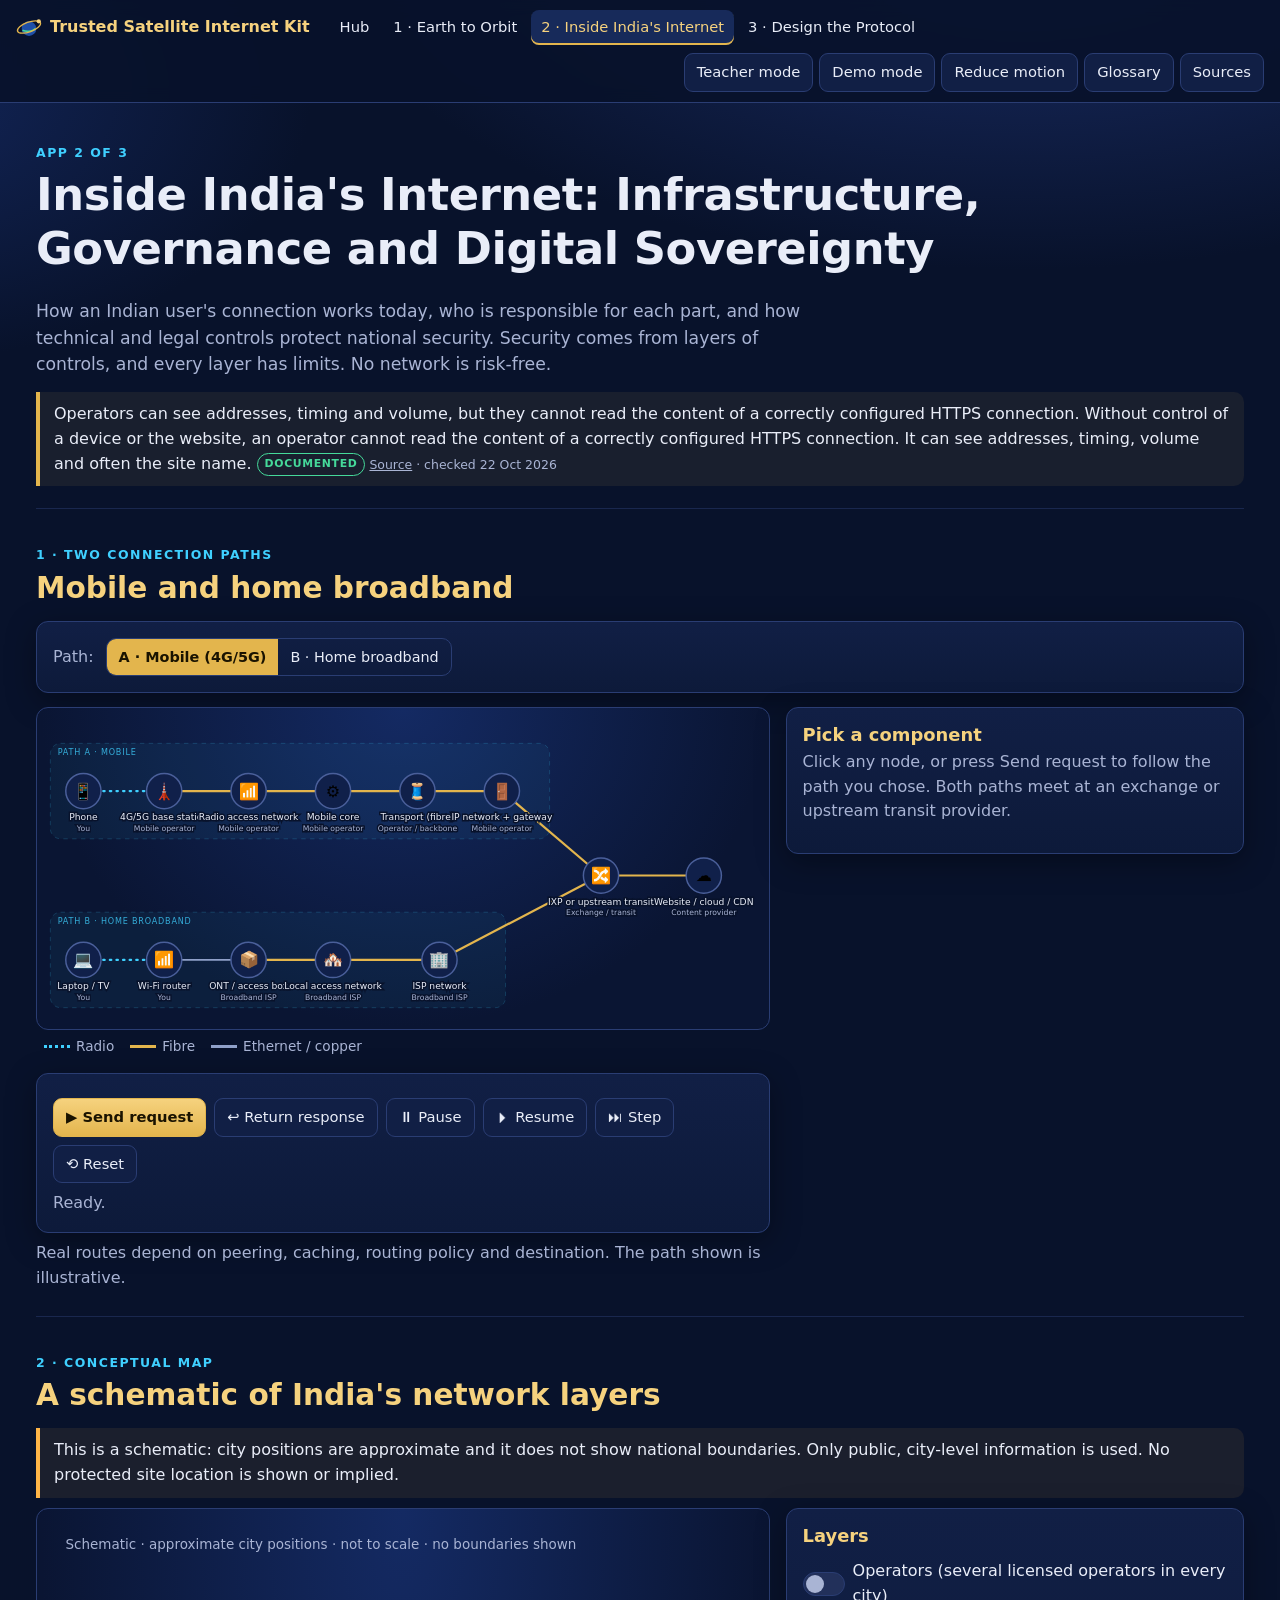
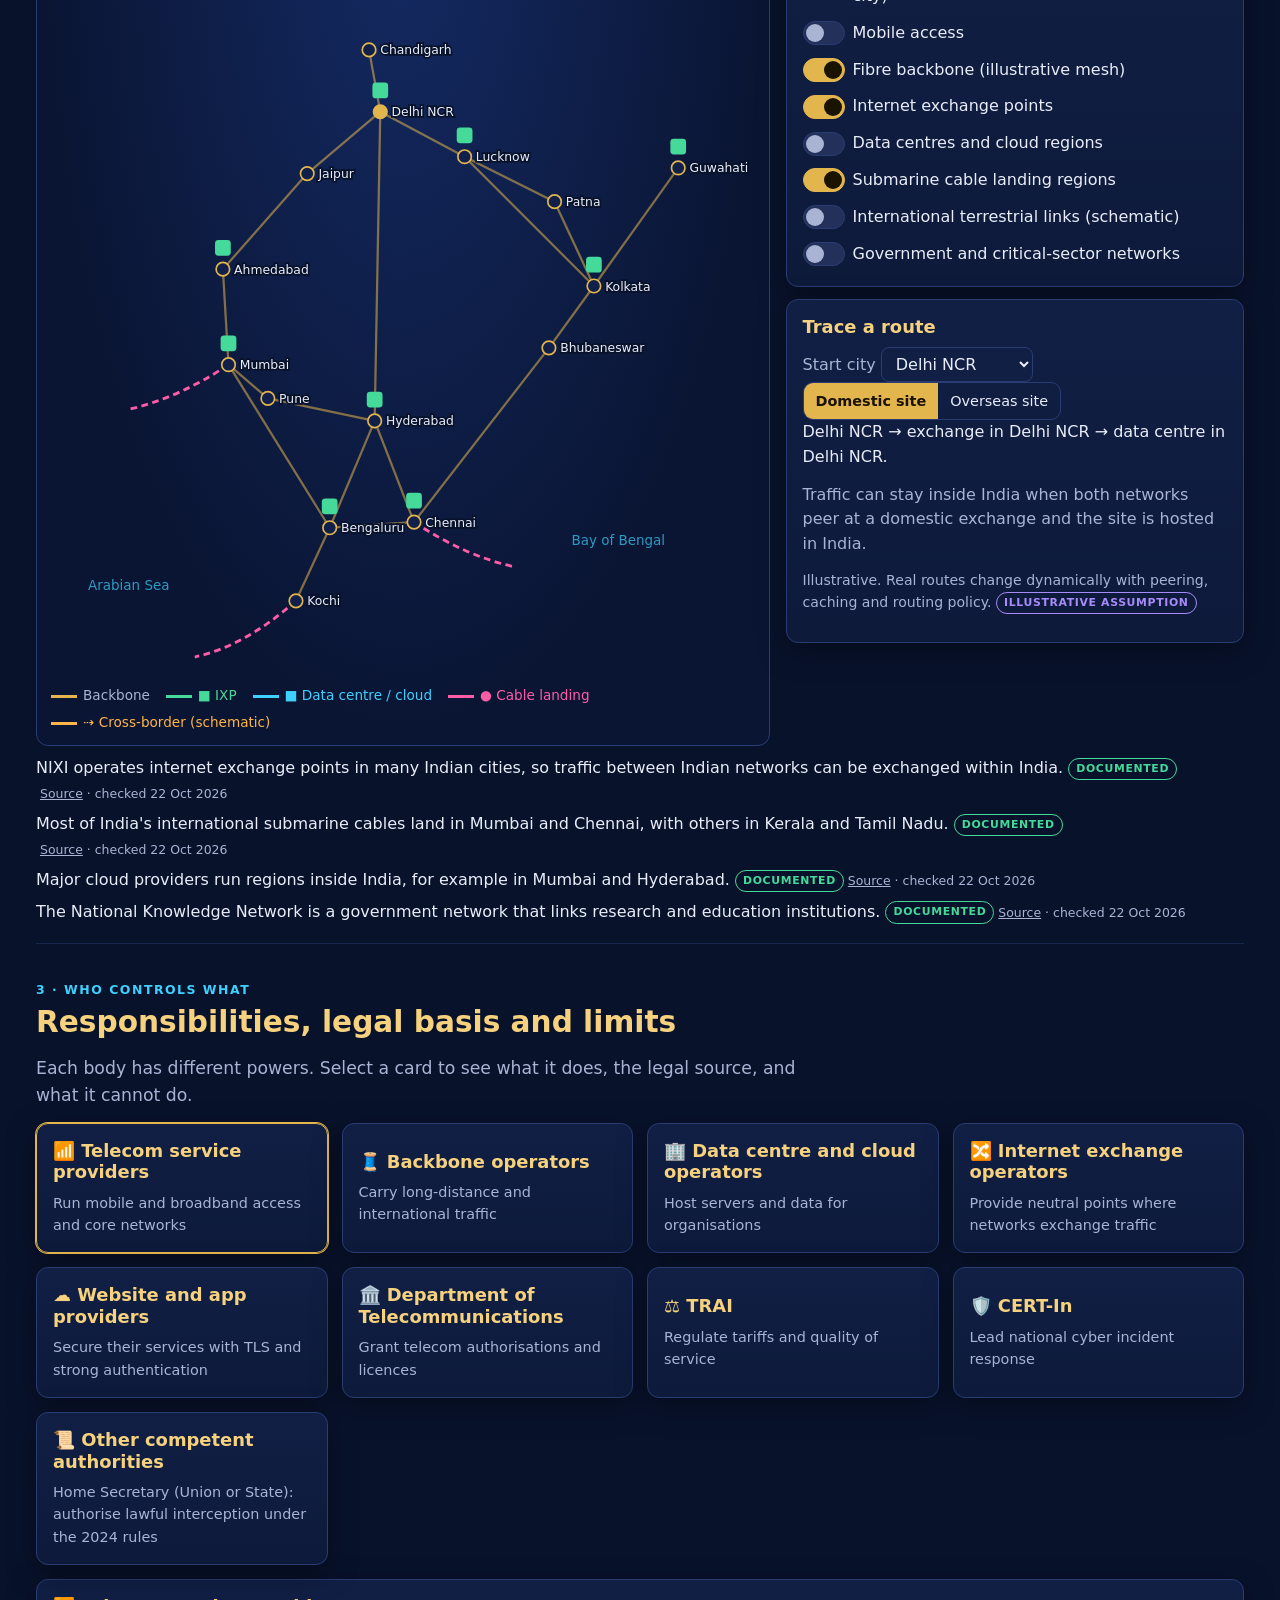
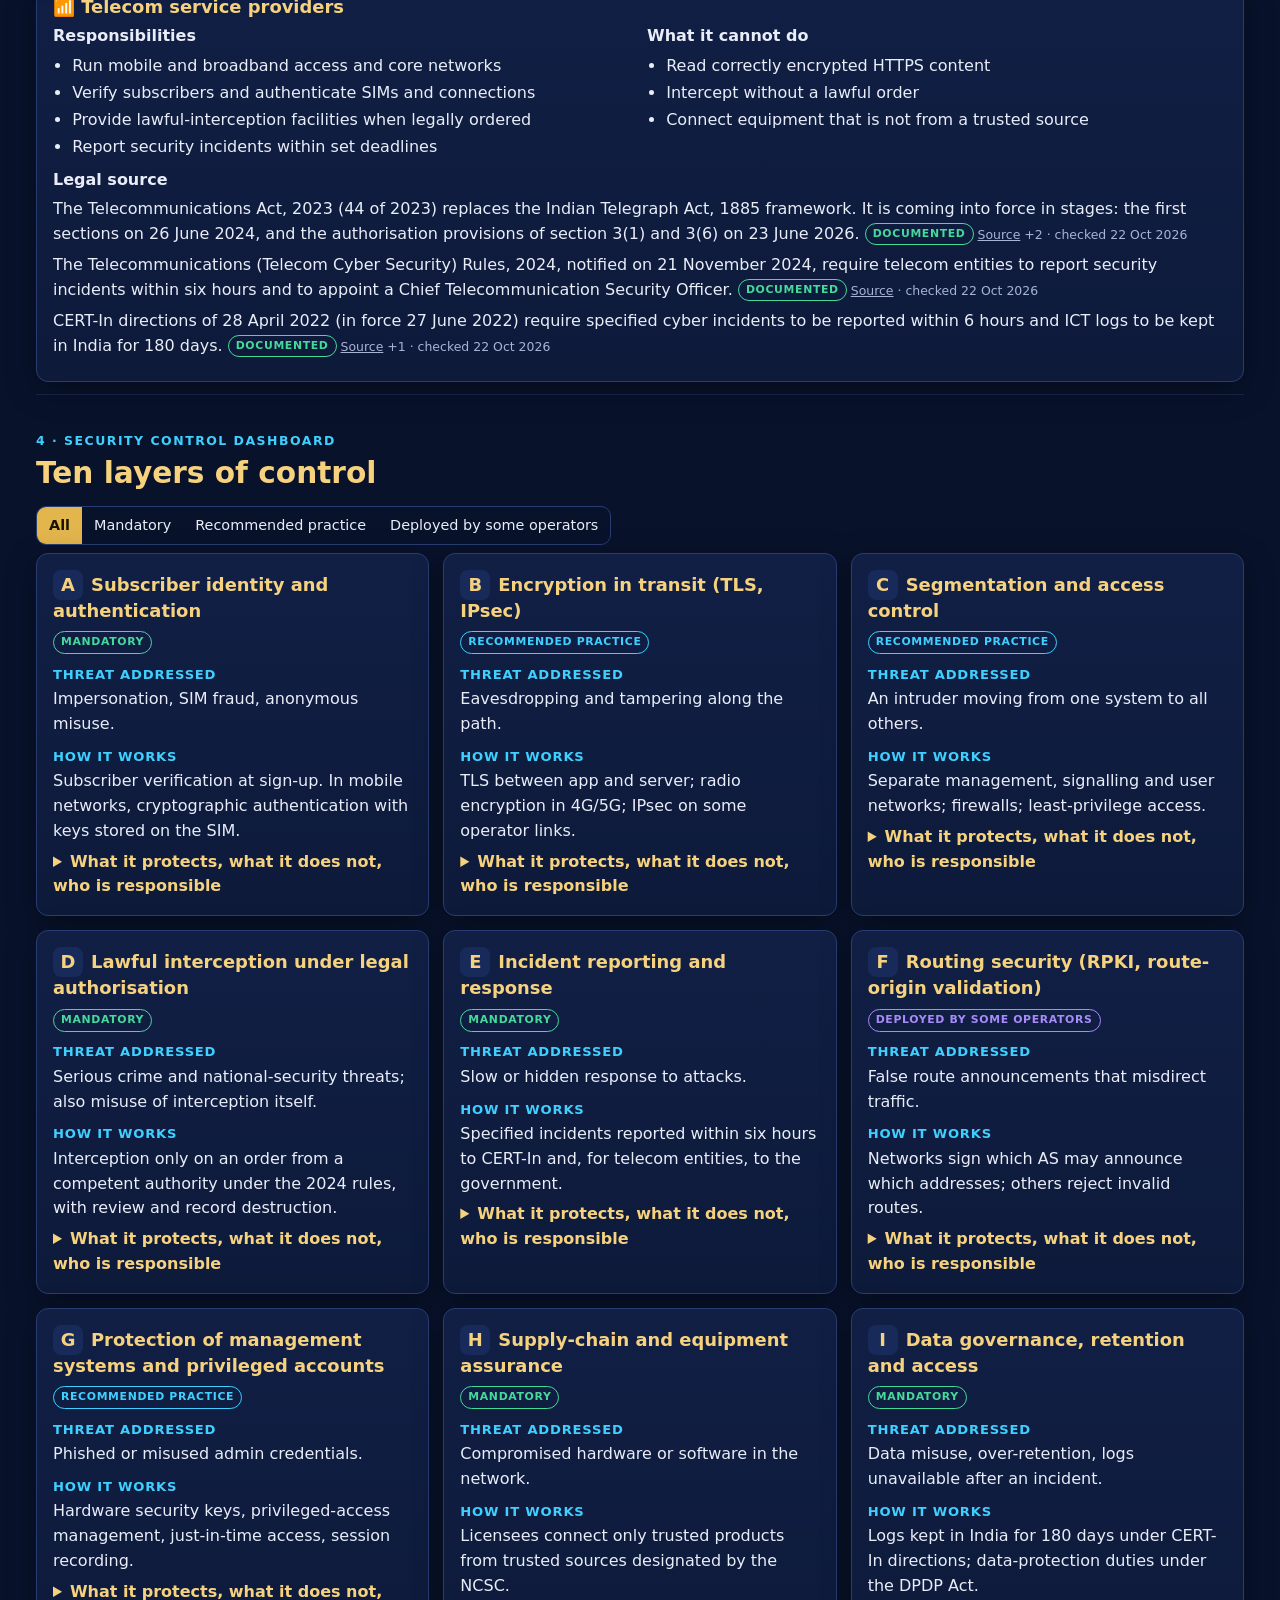
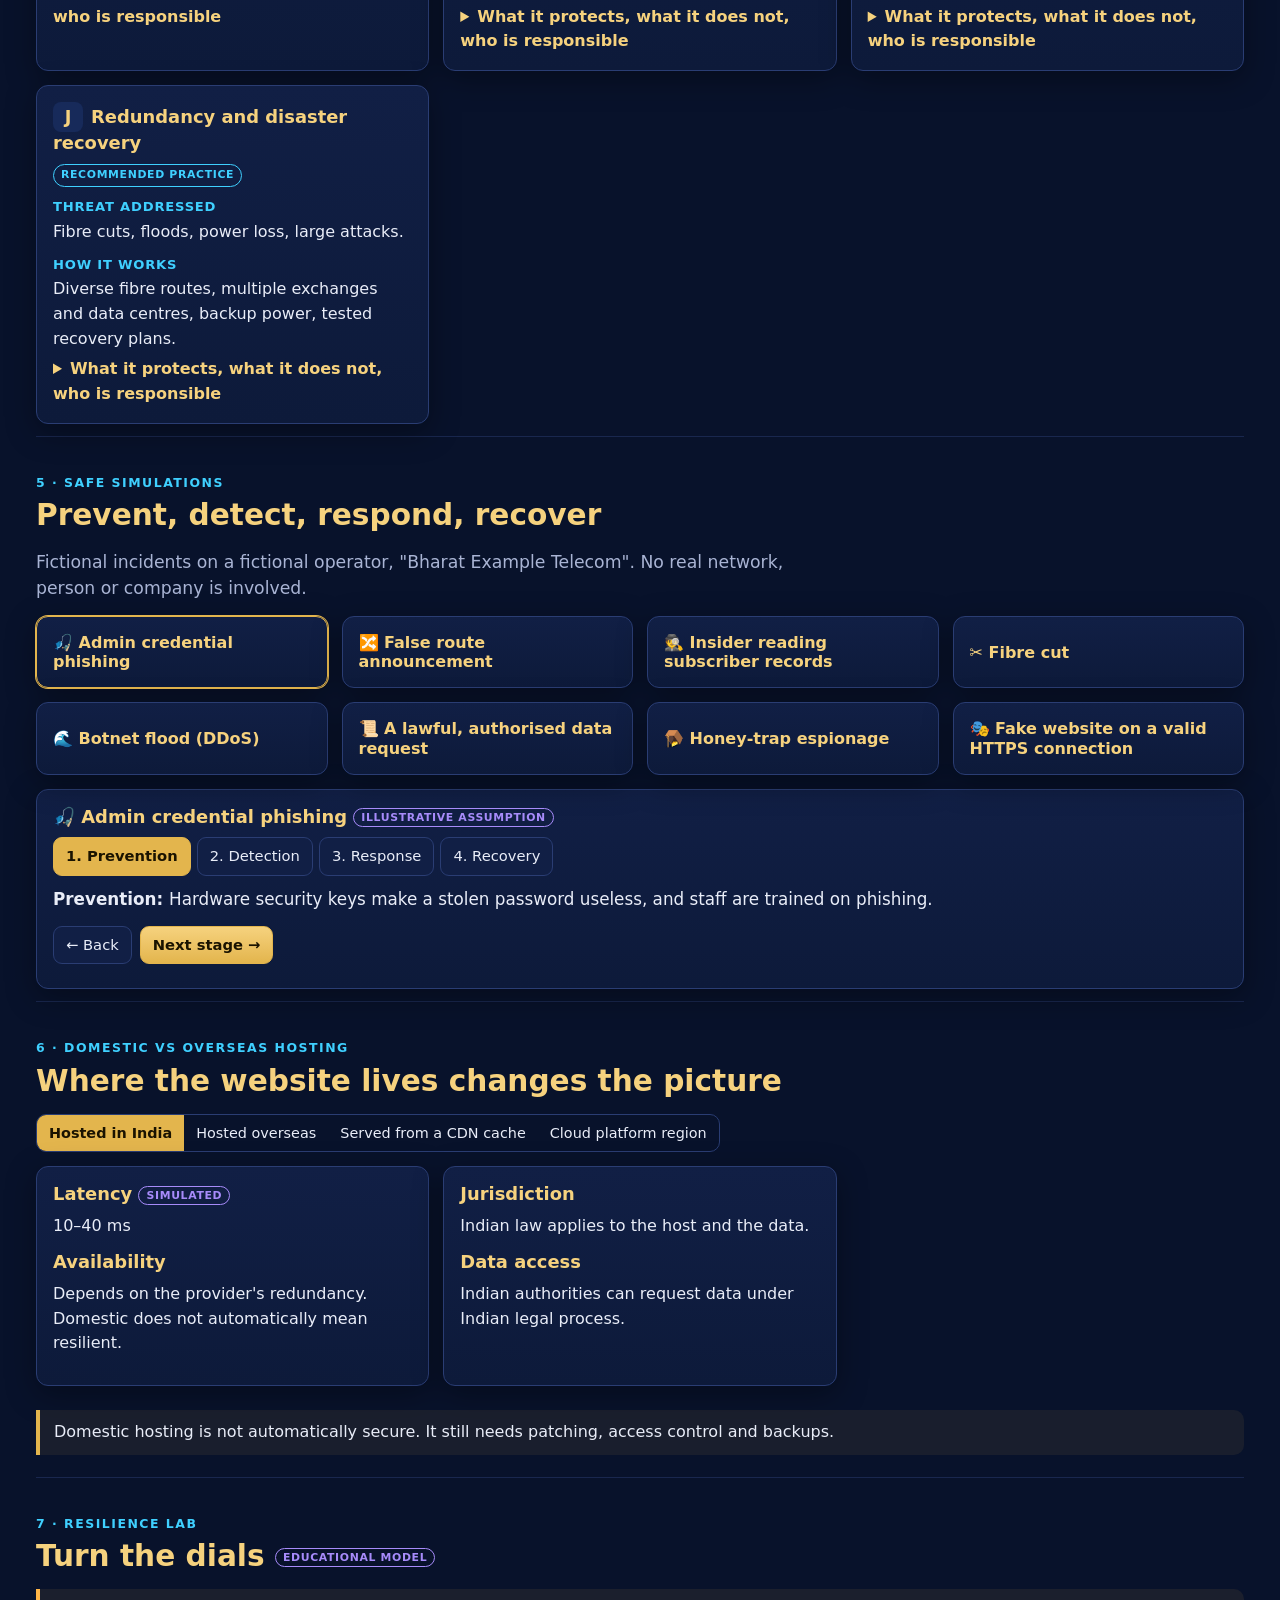
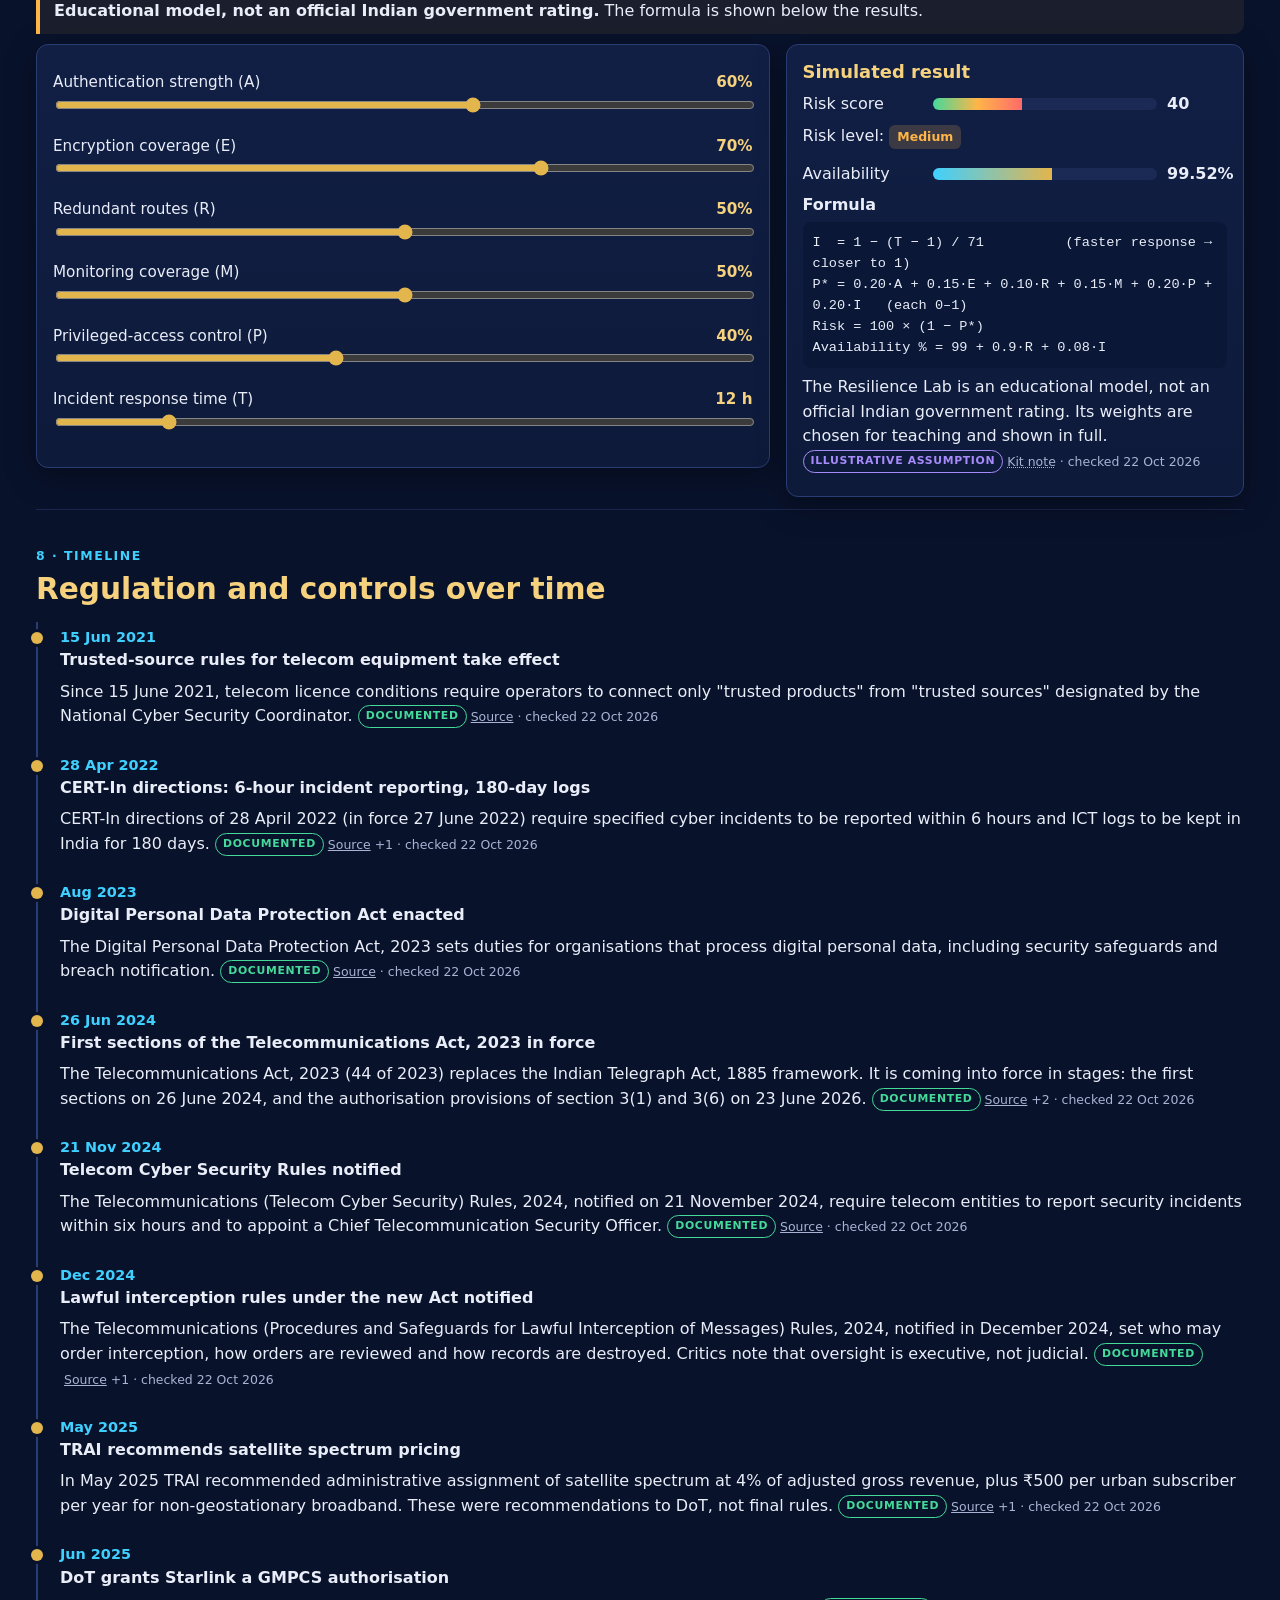
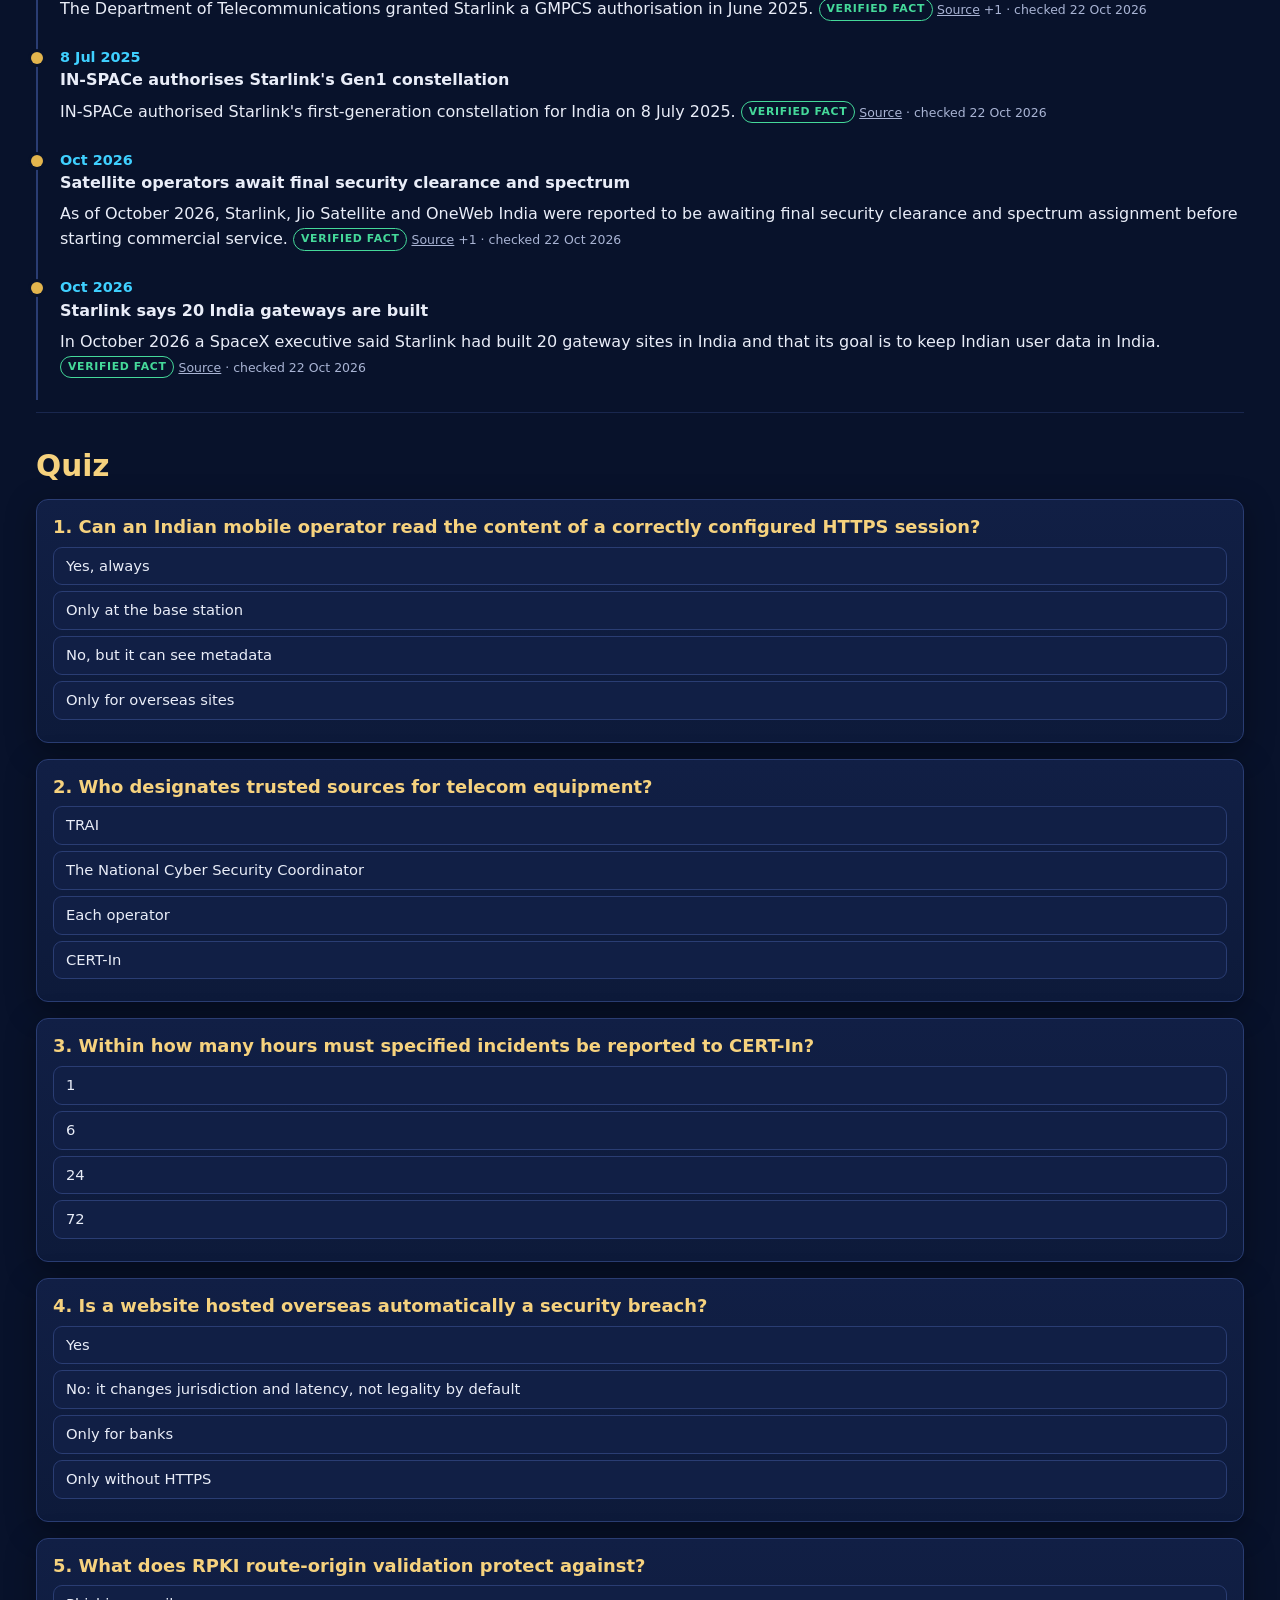
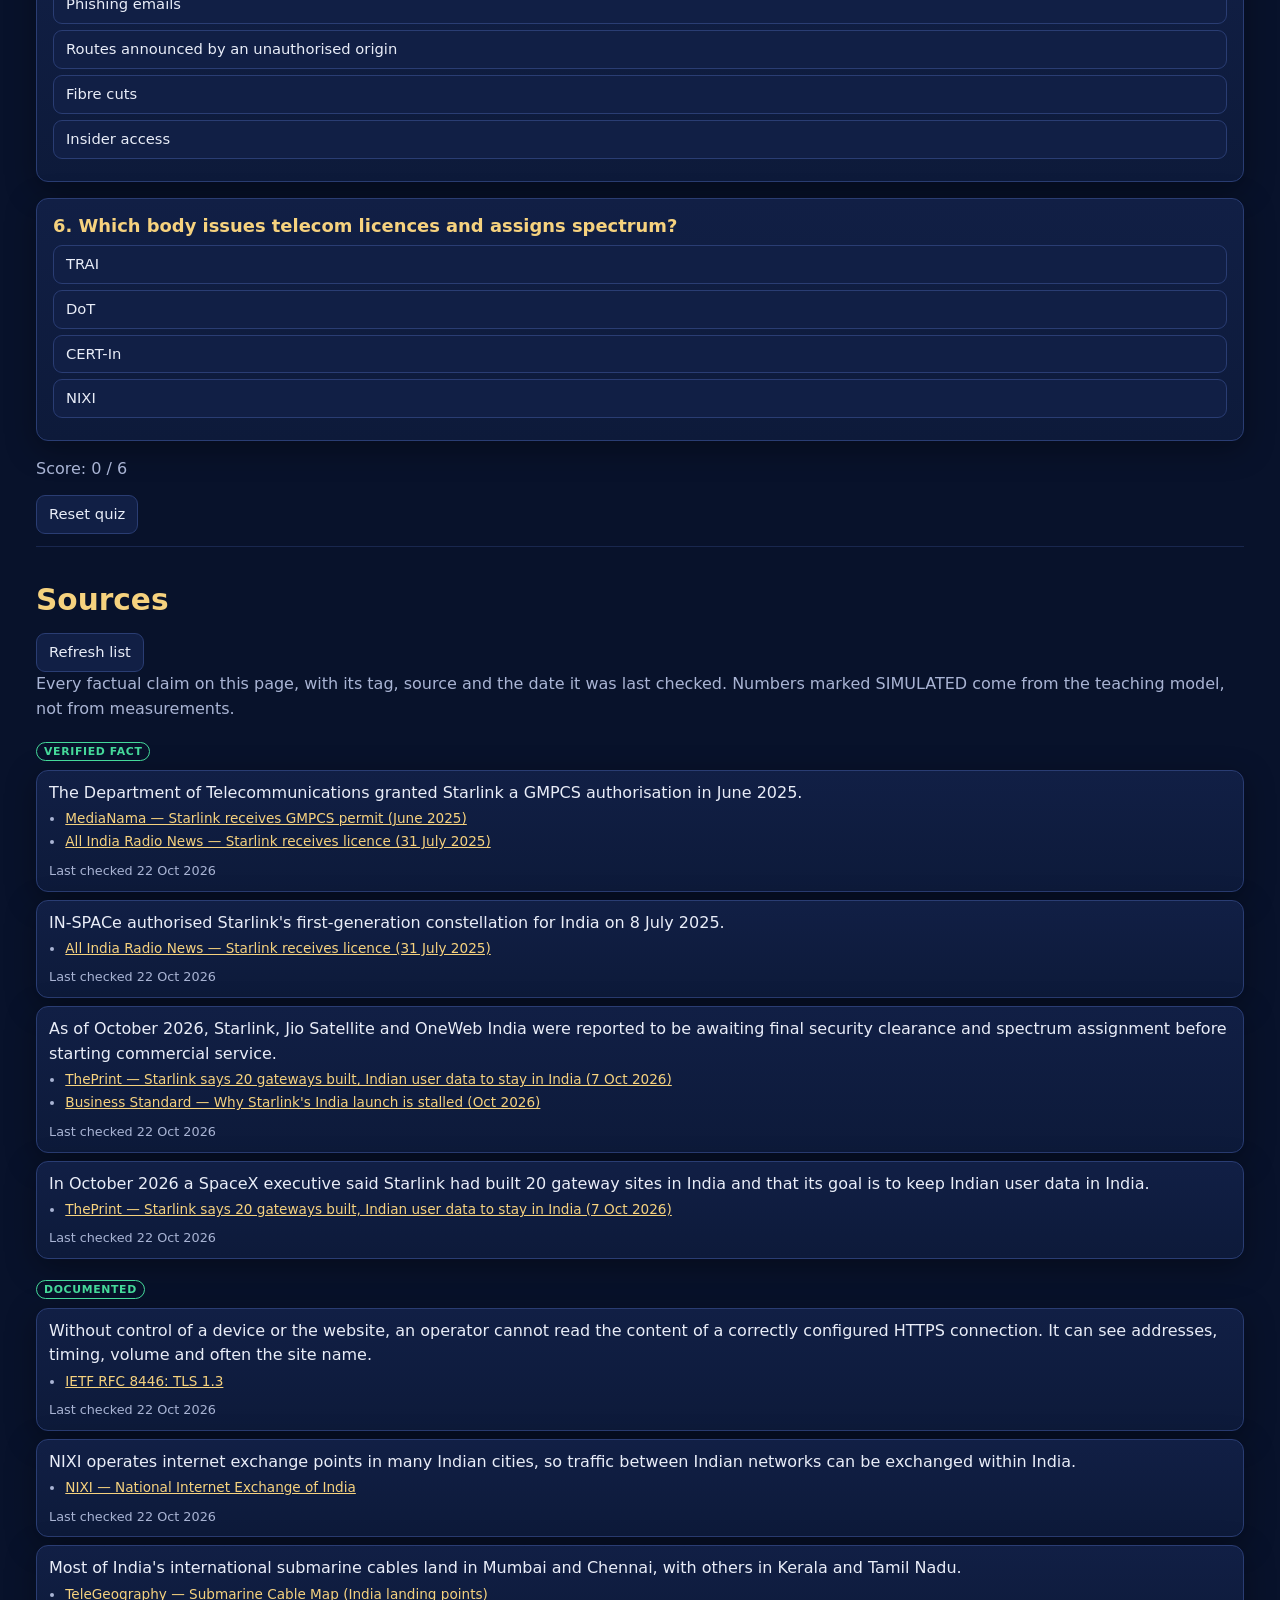
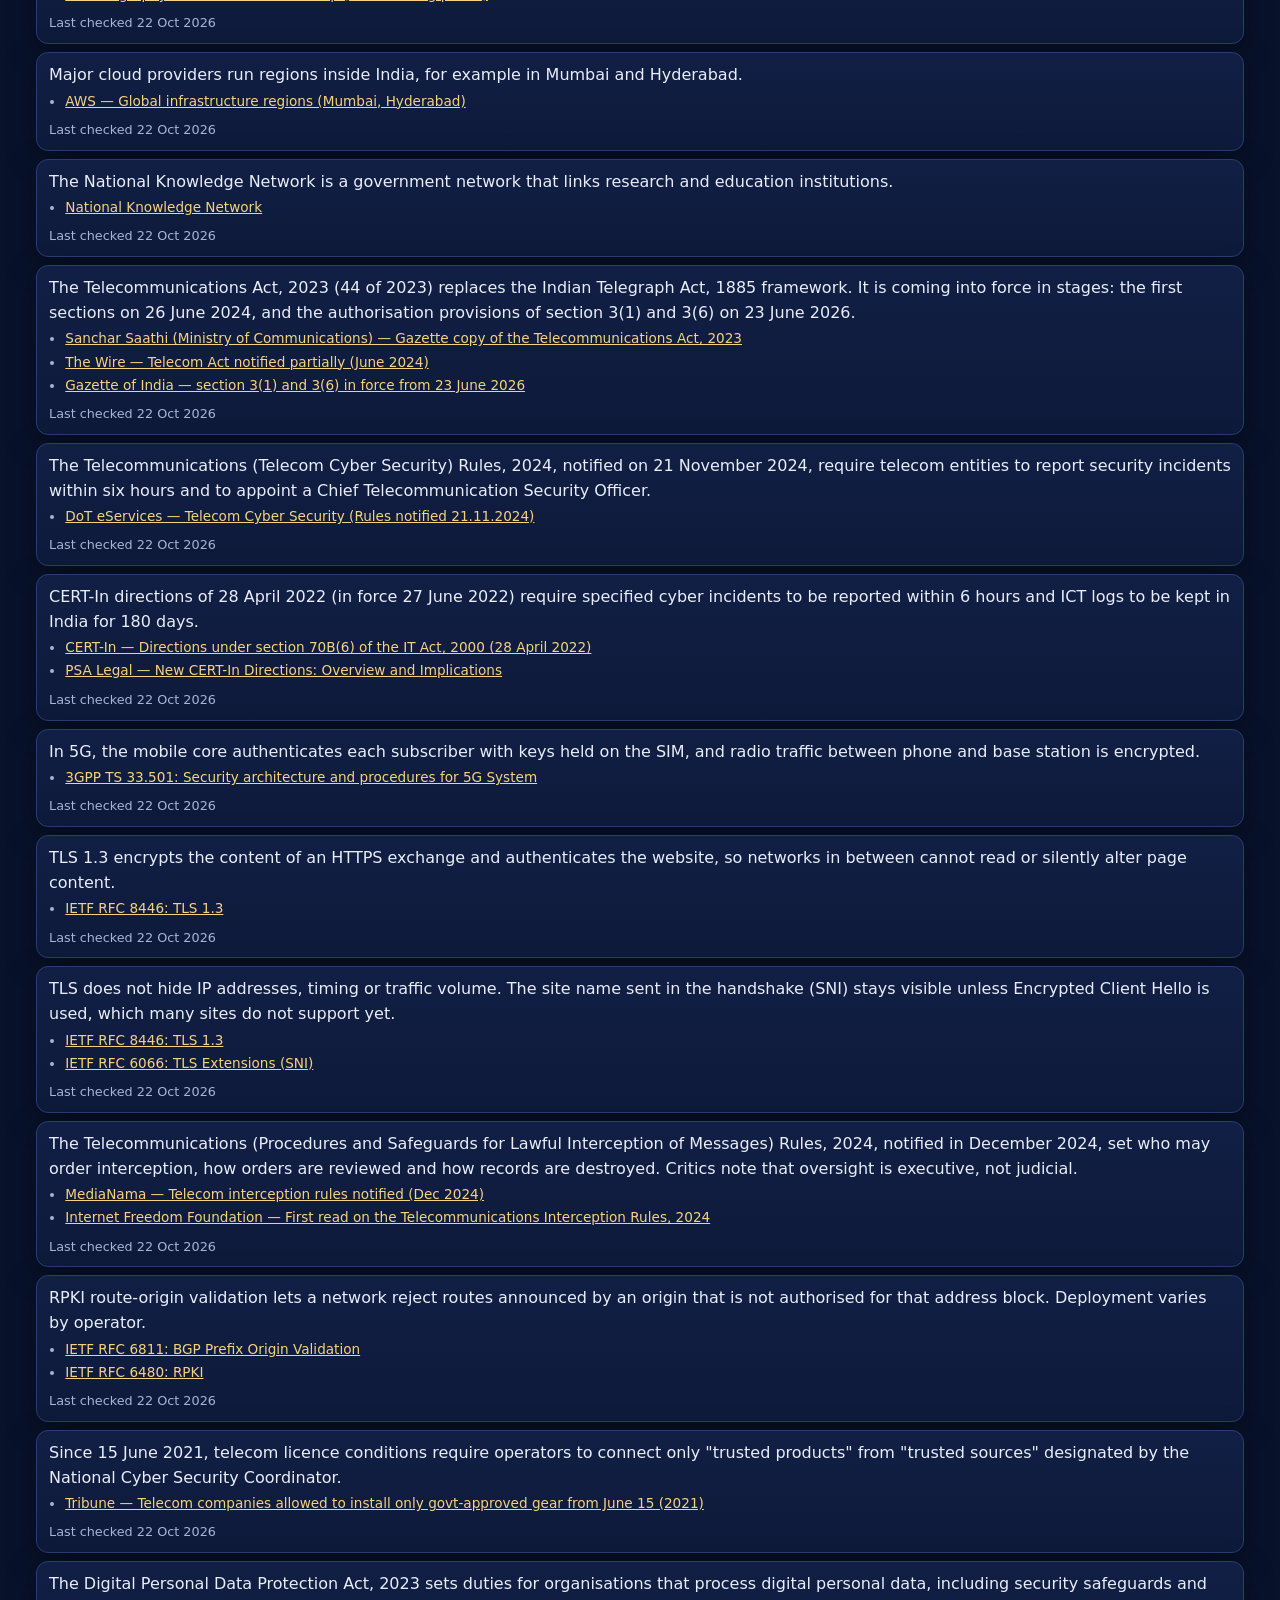
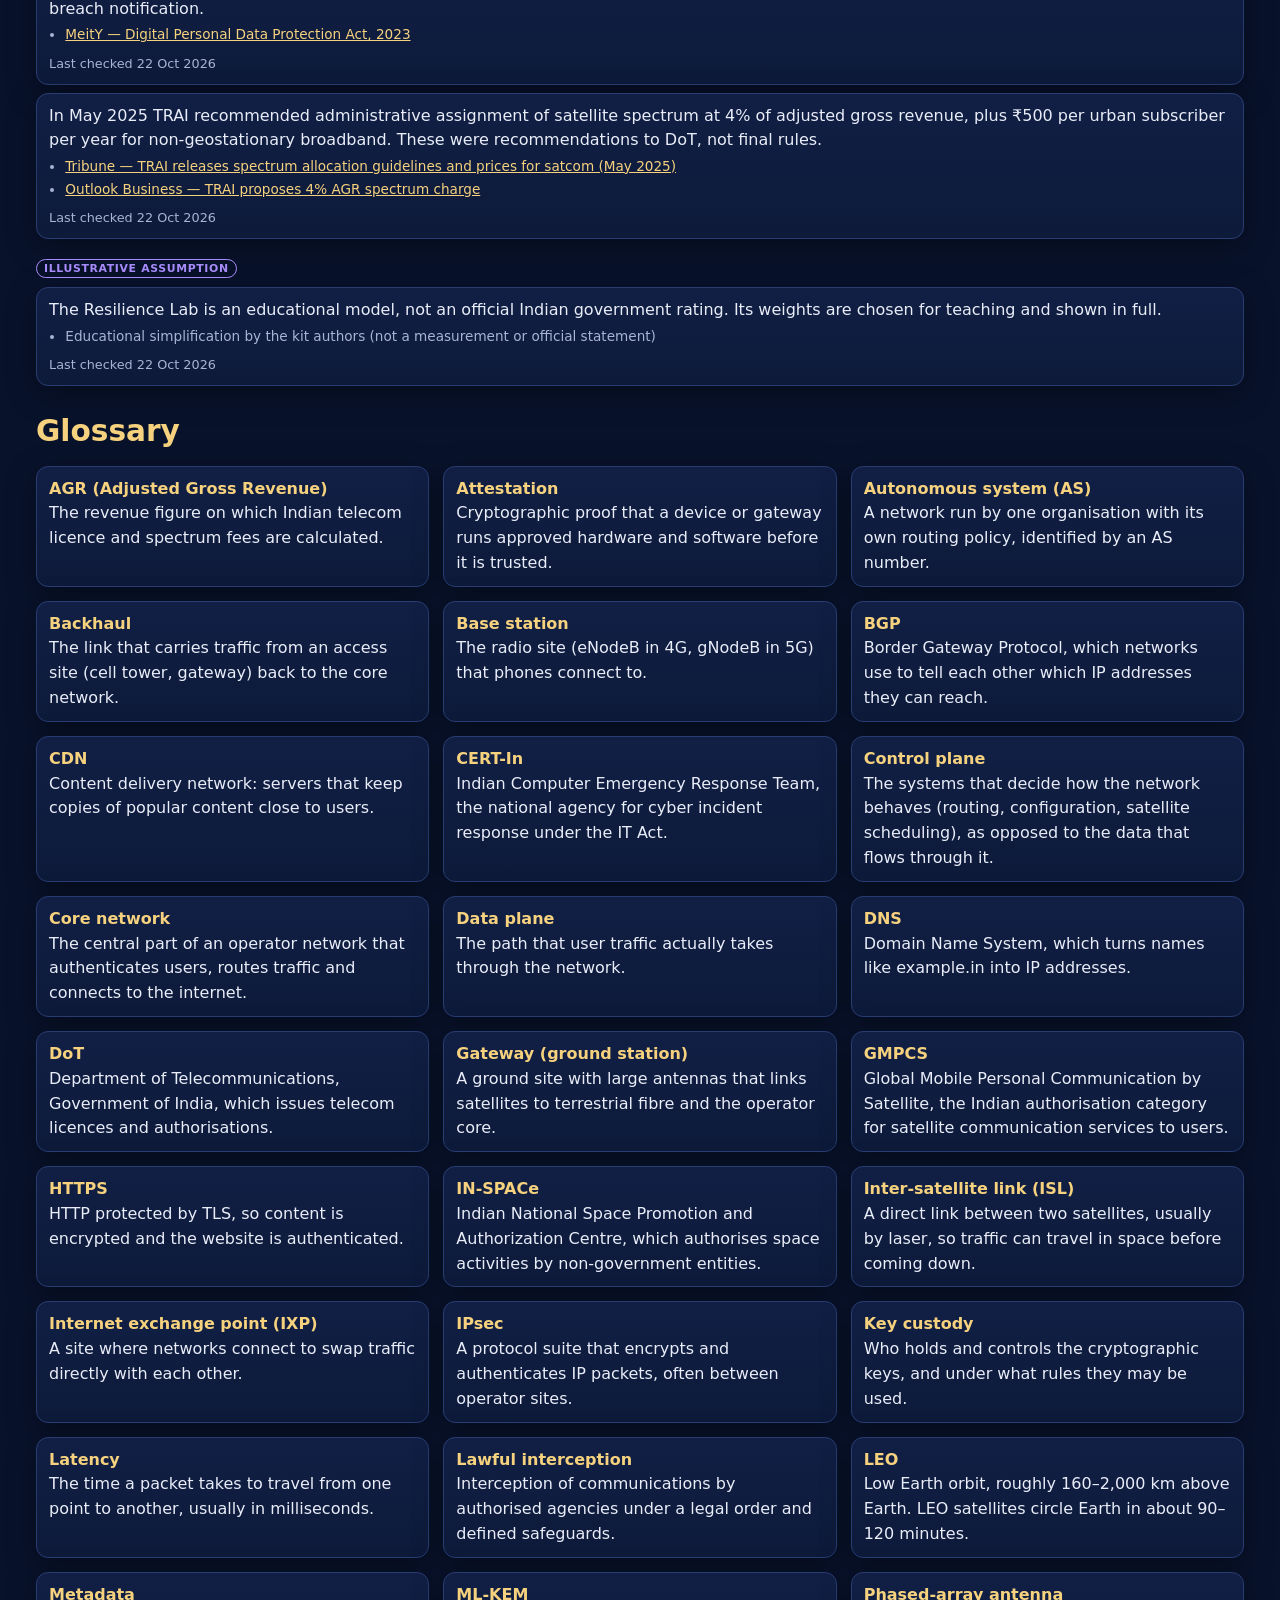
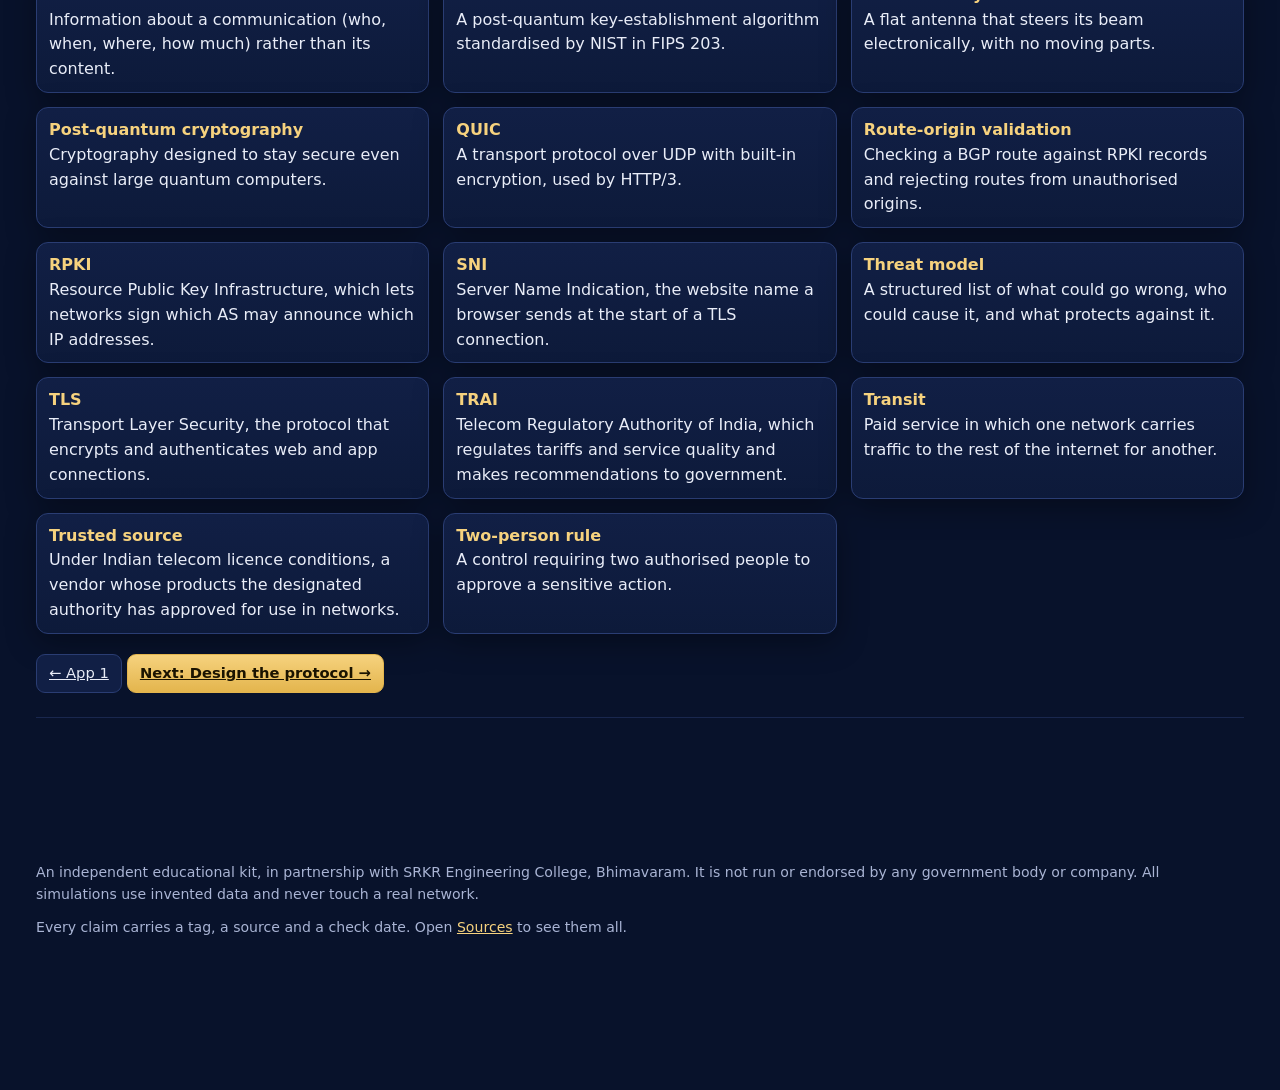
<file: docs/app2.html>
<!doctype html>
<html lang="en">
<head>
<meta charset="utf-8">
<meta name="viewport" content="width=device-width, initial-scale=1">
<title>Inside India's Internet</title>
<meta name="description" content="How an Indian user's connection works today, who controls each part, and the layered controls that protect it, with their limits.">
<style>
/* Shared design system: navy, gold, restrained neon. Used by the hub and all three apps. */
:root {
  --bg: #08122b;
  --bg-2: #0d1a3a;
  --panel: #111f45;
  --panel-2: #172a5a;
  --line: #2a3d73;
  --text: #e9edf8;
  --muted: #a9b4d4;
  --gold: #e3b54d;
  --gold-2: #f6d27e;
  --cyan: #3fd0ff;
  --violet: #a78bfa;
  --green: #45d99a;
  --amber: #ffb547;
  --red: #ff6b6b;
  --focus: #ffe08a;
  --radius: 12px;
  --shadow: 0 8px 30px rgba(0, 0, 0, .35);
  --font: "Segoe UI", system-ui, -apple-system, Roboto, "Helvetica Neue", Arial, sans-serif;
  --mono: ui-monospace, "Cascadia Mono", Consolas, monospace;
  --fs: 16px;
  color-scheme: dark;
}
body.teacher { --fs: 20px; }

* { box-sizing: border-box; }
html { scroll-behavior: smooth; }
body.reduce-motion, body.reduce-motion * { scroll-behavior: auto !important; animation: none !important; transition: none !important; }
body {
  margin: 0; background: var(--bg); color: var(--text); font: 400 var(--fs)/1.55 var(--font);
  background-image: radial-gradient(1200px 600px at 80% -10%, #1b2f6b 0%, transparent 60%), radial-gradient(800px 500px at -10% 10%, #13265a 0%, transparent 55%);
  background-attachment: fixed; min-height: 100vh;
}
a { color: var(--gold-2); }
a:hover { color: #fff; }
h1, h2, h3, h4 { line-height: 1.2; margin: 0 0 .5em; }
h1 { font-size: clamp(1.8rem, 4vw, 2.8rem); letter-spacing: -.01em; }
h2 { font-size: clamp(1.35rem, 2.6vw, 1.85rem); color: var(--gold-2); }
h3 { font-size: 1.12rem; }
p { margin: 0 0 .8em; }
small, .muted { color: var(--muted); }
code { font-family: var(--mono); font-size: .92em; background: #0a1736; padding: .05em .35em; border-radius: 5px; }
:focus-visible { outline: 3px solid var(--focus); outline-offset: 3px; border-radius: 6px; }
.sr-only { position: absolute; width: 1px; height: 1px; overflow: hidden; clip: rect(0 0 0 0); white-space: nowrap; }
.skip { position: absolute; left: -999px; top: 8px; background: var(--gold); color: #000; padding: 8px 12px; border-radius: 8px; z-index: 100; }
.skip:focus { left: 8px; }

/* ---------- top bar ---------- */
.topbar {
  position: sticky; top: 0; z-index: 50; display: flex; flex-wrap: wrap; align-items: center; gap: 8px 14px;
  padding: 10px 16px; background: rgba(8, 18, 43, .92); backdrop-filter: blur(8px); border-bottom: 1px solid var(--line);
}
.brand { display: flex; align-items: center; gap: 8px; font-weight: 700; color: var(--gold-2); text-decoration: none; margin-right: 6px; }
.brand-mark { width: 26px; height: 26px; }
.navlinks { display: flex; flex-wrap: wrap; gap: 4px; margin: 0; padding: 0; list-style: none; }
.navlinks a { display: block; padding: 6px 10px; border-radius: 8px; color: var(--text); text-decoration: none; font-size: .92rem; }
.navlinks a:hover { background: var(--panel); }
.navlinks a[aria-current="page"] { background: var(--panel-2); color: var(--gold-2); box-shadow: inset 0 -2px 0 var(--gold); }
.tools { display: flex; flex-wrap: wrap; gap: 6px; margin-left: auto; }

/* ---------- buttons ---------- */
.btn {
  appearance: none; border: 1px solid var(--line); background: var(--panel); color: var(--text); font: inherit; font-size: .92rem;
  padding: 7px 12px; border-radius: 9px; cursor: pointer; display: inline-flex; align-items: center; gap: 6px; min-height: 36px;
}
.btn:hover { border-color: var(--gold); }
.btn[aria-pressed="true"], .btn.on { background: var(--gold); color: #1a1300; border-color: var(--gold); font-weight: 600; }
.btn.primary { background: linear-gradient(180deg, var(--gold-2), var(--gold)); color: #1a1300; border-color: var(--gold); font-weight: 600; }
.btn.ghost { background: transparent; }
.btn:disabled { opacity: .45; cursor: not-allowed; }
.btnrow { display: flex; flex-wrap: wrap; gap: 8px; margin: 8px 0; }

/* ---------- layout ---------- */
main { max-width: 1240px; margin: 0 auto; padding: 0 16px 120px; }
section.block { padding: 36px 0 12px; border-bottom: 1px solid rgba(42, 61, 115, .5); }
.kicker { text-transform: uppercase; letter-spacing: .12em; font-size: .78rem; color: var(--cyan); font-weight: 700; margin-bottom: 6px; }
.lead { font-size: 1.08em; color: var(--muted); max-width: 70ch; }
.grid { display: grid; gap: 14px; }
.g2 { grid-template-columns: repeat(auto-fit, minmax(300px, 1fr)); }
.g3 { grid-template-columns: repeat(auto-fit, minmax(240px, 1fr)); }
.split { display: grid; grid-template-columns: minmax(0, 1.6fr) minmax(280px, 1fr); gap: 16px; align-items: start; }
@media (max-width: 980px) { .split { grid-template-columns: 1fr; } .panel-sticky { position: static; } }
.card { background: linear-gradient(180deg, var(--panel), var(--bg-2)); border: 1px solid var(--line); border-radius: var(--radius); padding: 16px; box-shadow: var(--shadow); }
.card h3 { color: var(--gold-2); }
.card.clickable { cursor: pointer; text-align: left; width: 100%; color: inherit; font: inherit; }
.card.clickable:hover { border-color: var(--gold); }
.card.selected { border-color: var(--gold); box-shadow: 0 0 0 1px var(--gold), var(--shadow); }
.panel-sticky { position: sticky; top: 76px; }
.kv { display: grid; grid-template-columns: max-content 1fr; gap: 4px 12px; font-size: .95em; }
.kv dt { color: var(--muted); }
.kv dd { margin: 0; }
dl.fields { margin: 0; }
dl.fields dt { font-weight: 700; color: var(--cyan); font-size: .82em; text-transform: uppercase; letter-spacing: .06em; margin-top: 10px; }
dl.fields dd { margin: 2px 0 0; }
ul.tight { margin: .2em 0 .6em; padding-left: 1.2em; }
ul.tight li { margin: .15em 0; }
table.data { width: 100%; border-collapse: collapse; font-size: .93em; }
table.data th, table.data td { text-align: left; padding: 8px 10px; border-bottom: 1px solid var(--line); vertical-align: top; }
table.data th { color: var(--gold-2); font-weight: 600; background: rgba(23, 42, 90, .6); }
.tablewrap { overflow-x: auto; border: 1px solid var(--line); border-radius: var(--radius); }

/* ---------- chips / tags ---------- */
.chip { display: inline-block; font-size: .68rem; font-weight: 700; letter-spacing: .06em; padding: 2px 7px; border-radius: 999px; border: 1px solid currentColor; vertical-align: middle; white-space: nowrap; }
.t-documented, .t-verified, .t-mandatory { color: var(--green); }
.t-practice, .t-recommended { color: var(--cyan); }
.t-illustrative, .t-simulated, .t-some { color: var(--violet); }
.t-plausible { color: var(--amber); }
.t-unverified { color: var(--red); }
.rate { display: inline-block; min-width: 4.6em; text-align: center; font-weight: 700; font-size: .78rem; padding: 2px 8px; border-radius: 6px; }
.rate.Low { background: rgba(69, 217, 154, .18); color: var(--green); }
.rate.Medium { background: rgba(255, 181, 71, .18); color: var(--amber); }
.rate.High { background: rgba(255, 107, 107, .2); color: var(--red); }
.rate.Unknown { background: rgba(167, 139, 250, .2); color: var(--violet); }

.claim { margin: .4em 0; }
.claim .meta { font-size: .78em; color: var(--muted); margin-left: 4px; white-space: nowrap; }
.claim .meta a { color: var(--muted); }
.claim-error { border: 1px dashed var(--red); color: var(--red); padding: 6px 10px; border-radius: 8px; }
.notice { border-left: 4px solid var(--gold); background: rgba(227, 181, 77, .08); padding: 10px 14px; border-radius: 0 10px 10px 0; margin: 10px 0; }
.notice.warn { border-color: var(--amber); background: rgba(255, 181, 71, .08); }
.notice.bad { border-color: var(--red); background: rgba(255, 107, 107, .08); }

/* ---------- tabs ---------- */
.tabs [role="tablist"] { display: flex; flex-wrap: wrap; gap: 4px; border-bottom: 1px solid var(--line); margin-bottom: 14px; }
.tabs [role="tab"] { appearance: none; background: transparent; color: var(--muted); border: 0; border-bottom: 3px solid transparent; padding: 10px 14px; font: inherit; cursor: pointer; }
.tabs [role="tab"][aria-selected="true"] { color: var(--gold-2); border-bottom-color: var(--gold); }

/* ---------- switches / inputs ---------- */
.switch { display: inline-flex; align-items: center; gap: 8px; cursor: pointer; user-select: none; padding: 4px 0; }
.switch input { appearance: none; width: 42px; height: 24px; border-radius: 999px; background: #22305a; border: 1px solid var(--line); position: relative; cursor: pointer; flex: none; margin: 0; }
.switch input::after { content: ""; position: absolute; top: 2px; left: 2px; width: 18px; height: 18px; border-radius: 50%; background: var(--muted); transition: left .15s; }
.switch input:checked { background: var(--gold); border-color: var(--gold); }
.switch input:checked::after { left: 20px; background: #1a1300; }
.seg { display: inline-flex; border: 1px solid var(--line); border-radius: 10px; overflow: hidden; flex-wrap: wrap; }
.seg button { appearance: none; border: 0; background: transparent; color: var(--text); padding: 7px 12px; font: inherit; font-size: .9rem; cursor: pointer; }
.seg button[aria-pressed="true"] { background: var(--gold); color: #1a1300; font-weight: 600; }
.seg button:disabled { opacity: .4; cursor: not-allowed; }
input[type="range"] { width: 100%; accent-color: var(--gold); }
select { background: var(--panel); color: var(--text); border: 1px solid var(--line); border-radius: 8px; padding: 6px 10px; font: inherit; }
label.opt { display: flex; gap: 10px; align-items: flex-start; padding: 8px 10px; border: 1px solid var(--line); border-radius: 10px; cursor: pointer; background: rgba(13, 26, 58, .6); }
label.opt:hover { border-color: var(--gold); }
label.opt input { margin-top: 4px; accent-color: var(--gold); width: 18px; height: 18px; flex: none; }
label.opt:has(input:checked) { border-color: var(--gold); background: rgba(227, 181, 77, .08); }

/* ---------- drawers / narration ---------- */
.drawer { position: fixed; top: 0; right: 0; height: 100%; width: min(520px, 100%); background: var(--bg-2); border-left: 1px solid var(--line); z-index: 80; transform: translateX(105%); transition: transform .2s; overflow-y: auto; padding: 16px 18px 40px; box-shadow: var(--shadow); }
.drawer.open { transform: none; }
.drawer header { display: flex; justify-content: space-between; align-items: center; position: sticky; top: -16px; background: var(--bg-2); padding: 6px 0 10px; margin-top: -6px; }
.drawer input[type="search"] { width: 100%; padding: 8px 10px; background: var(--panel); border: 1px solid var(--line); border-radius: 8px; color: var(--text); font: inherit; margin-bottom: 10px; }
.drawer dt { font-weight: 700; color: var(--gold-2); margin-top: 10px; }
.drawer dd { margin: 2px 0 0; color: var(--text); }
.scrim { position: fixed; inset: 0; background: rgba(0, 0, 0, .45); z-index: 70; display: none; }
.scrim.open { display: block; }
.narration { position: fixed; left: 50%; bottom: 14px; transform: translateX(-50%); width: min(900px, calc(100% - 24px)); z-index: 60; background: rgba(13, 26, 58, .97); border: 1px solid var(--gold); border-radius: 14px; padding: 12px 16px; box-shadow: var(--shadow); display: none; gap: 10px; align-items: flex-start; }
body.teacher .narration { display: flex; }
.narration .txt { flex: 1; font-size: 1.05em; }
.narration .lbl { color: var(--gold-2); font-weight: 700; margin-right: 6px; }

/* ---------- quiz ---------- */
.quiz .q { margin-bottom: 16px; }
.quiz .opts { display: grid; gap: 6px; margin-top: 6px; }
.quiz .opts button { text-align: left; }
.quiz .opts button.right { background: rgba(69, 217, 154, .2); border-color: var(--green); }
.quiz .opts button.wrong { background: rgba(255, 107, 107, .18); border-color: var(--red); }
.quiz .fb { margin-top: 6px; font-size: .95em; }

/* ---------- network diagram ---------- */
.diagram-wrap { background: radial-gradient(ellipse at 50% 0%, #142a63 0%, #0a1533 70%); border: 1px solid var(--line); border-radius: var(--radius); padding: 6px; overflow: hidden; }
svg.net { width: 100%; height: auto; display: block; }
svg.net .link { fill: none; stroke-width: 3; stroke-linecap: round; }
svg.net .link.radio { stroke: var(--cyan); stroke-dasharray: 2 7; }
svg.net .link.laser { stroke: #ff5ca8; stroke-width: 2.5; filter: url(#glow); }
svg.net .link.fibre { stroke: var(--gold); }
svg.net .link.wired { stroke: #8fa0c9; stroke-width: 2.5; }
svg.net .link.border { stroke: var(--red); }
svg.net .link.intl { stroke: var(--gold); stroke-dasharray: 12 6; }
svg.net .link.hidden { display: none; }
svg.net .link.dim { opacity: .18; }
svg.net .link.active { stroke-width: 5; opacity: 1; }
svg.net .link.down { stroke: var(--red); stroke-dasharray: 4 6; opacity: .6; }
body:not(.reduce-motion) svg.net .link.radio { animation: dash 1.4s linear infinite; }
@keyframes dash { to { stroke-dashoffset: -18; } }
svg.net .node { cursor: pointer; }
svg.net .node circle.ring { fill: #10204a; stroke: #4a5f9a; stroke-width: 2; }
svg.net .node text.icon { font-size: 22px; text-anchor: middle; dominant-baseline: central; pointer-events: none; }
svg.net .node text.lbl { fill: var(--text); font-size: 12.5px; text-anchor: middle; pointer-events: none; paint-order: stroke; stroke: #08122b; stroke-width: 4px; }
svg.net .node text.org { fill: var(--muted); font-size: 10.5px; text-anchor: middle; pointer-events: none; paint-order: stroke; stroke: #08122b; stroke-width: 4px; }
svg.net .node:hover circle.ring, svg.net .node:focus circle.ring { stroke: var(--gold); }
svg.net .node:focus { outline: none; }
svg.net .node:focus-visible circle.ring { stroke: var(--focus); stroke-width: 4; }
svg.net .node.selected circle.ring { stroke: var(--gold); stroke-width: 3.5; }
svg.net .node.active circle.ring { stroke: var(--gold-2); stroke-width: 4; fill: #2a3a10; }
svg.net .node.warn circle.ring { stroke: var(--amber); stroke-width: 3.5; fill: #3a2a08; }
svg.net .node.down circle.ring { stroke: var(--red); stroke-width: 3.5; fill: #3a0f16; }
svg.net .node.dim { opacity: .3; }
svg.net .node.hidden { display: none; }
svg.net .packet { fill: var(--gold-2); filter: url(#glow); }
svg.net .packet.resp { fill: var(--green); }
svg.net .zone { fill: rgba(63, 208, 255, .05); stroke: rgba(63, 208, 255, .25); stroke-dasharray: 6 6; }
svg.net .zone-lbl { fill: var(--cyan); font-size: 11px; letter-spacing: .1em; text-transform: uppercase; opacity: .8; }
.legend { display: flex; flex-wrap: wrap; gap: 6px 16px; font-size: .85em; color: var(--muted); padding: 6px 8px; }
.legend span::before { content: ""; display: inline-block; width: 26px; height: 0; border-top: 3px solid; vertical-align: middle; margin-right: 6px; }
.legend .l-radio::before { border-top: 3px dotted var(--cyan); }
.legend .l-laser::before { border-color: #ff5ca8; }
.legend .l-fibre::before { border-color: var(--gold); }
.legend .l-wired::before { border-color: #8fa0c9; }
.legend .l-border::before { border-top: 3px dashed var(--red); }
.legend .l-intl::before { border-top: 3px dashed var(--gold); }

/* bars */
.bar { height: 12px; border-radius: 6px; background: #1a2a55; overflow: hidden; }
.bar > i { display: block; height: 100%; background: linear-gradient(90deg, var(--cyan), var(--gold)); }
.barrow { display: grid; grid-template-columns: 150px 1fr 64px; gap: 10px; align-items: center; font-size: .9em; margin: 5px 0; }
@media (max-width: 520px) { .barrow { grid-template-columns: 100px 1fr 54px; } }

footer.site { max-width: 1240px; margin: 0 auto; padding: 24px 16px 140px; color: var(--muted); font-size: .88em; }

@media print {
  .topbar, .narration, .drawer, .scrim, .no-print { display: none !important; }
  body { background: #fff; color: #000; }
}

/* ---------- phone ---------- */
@media (max-width: 700px) {
  .topbar { position: static; padding: 8px 12px; gap: 6px; }
  .navlinks a { padding: 5px 8px; font-size: .85rem; }
  .tools { margin-left: 0; }
  .tools .btn { padding: 5px 9px; min-height: 32px; font-size: .82rem; }
  .panel-sticky, .wb-side { top: 8px; }
  /* Wide diagrams scroll inside their frame instead of shrinking past legibility. */
  .diagram-wrap { overflow-x: auto; -webkit-overflow-scrolling: touch; }
  .diagram-wrap > svg.net { min-width: 720px; }
  #map-svg > svg.net { min-width: 0; }
}
.split > *, .grid > *, .wb > * { min-width: 0; }

</style>
<style>
.controls2 { display: flex; flex-wrap: wrap; gap: 12px; align-items: center; }
#path-panel h3 { margin-bottom: 4px; }
.who { color: var(--cyan); font-size: .85em; margin-bottom: 8px; }
.layer-list { display: grid; gap: 4px; }
.map-city circle { fill: #10204a; stroke: var(--gold); stroke-width: 1.5; }
.map-city text { fill: var(--text); font-size: 11px; paint-order: stroke; stroke: #08122b; stroke-width: 3px; }
.map-city.sel circle { fill: var(--gold); }
.lyr { transition: opacity .2s; }
.lyr.off { opacity: 0; pointer-events: none; }
.trace-line { fill: none; stroke: var(--gold-2); stroke-width: 4; stroke-linecap: round; filter: url(#mglow); }
.trace-line.os { stroke: #ff5ca8; }
.ctl-card details summary { cursor: pointer; color: var(--gold-2); font-weight: 600; margin-top: 6px; }
.ctl-card .letter { display: inline-grid; place-items: center; width: 30px; height: 30px; border-radius: 8px; background: var(--panel-2); color: var(--gold-2); font-weight: 800; margin-right: 8px; }
.stages { display: flex; flex-wrap: wrap; gap: 6px; margin: 10px 0; }
.stages button[aria-current="step"] { background: var(--gold); color: #1a1300; border-color: var(--gold); font-weight: 600; }
.timeline { list-style: none; padding: 0; margin: 0; border-left: 2px solid var(--line); }
.timeline li { position: relative; padding: 4px 0 14px 22px; }
.timeline li::before { content: ""; position: absolute; left: -7px; top: 10px; width: 12px; height: 12px; border-radius: 50%; background: var(--gold); box-shadow: 0 0 0 3px var(--bg); }
.timeline .when { color: var(--cyan); font-weight: 700; font-size: .9em; }
.meter { display: grid; grid-template-columns: 120px 1fr 60px; gap: 10px; align-items: center; margin: 8px 0; }
.meter .bar > i.risk { background: linear-gradient(90deg, var(--green), var(--amber), var(--red)); }
.slider-row { margin: 10px 0 14px; }
.slider-row label { display: flex; justify-content: space-between; font-size: .95em; }
.slider-row output { color: var(--gold-2); font-weight: 700; }
.formula { font-family: var(--mono); font-size: .85em; background: #0a1736; padding: 10px; border-radius: 8px; white-space: pre-wrap; }

</style>
<script>window.KIT_NO_RULES = true;</script></head>
<body>
<main id="main">
  <section class="block" aria-labelledby="h1" style="padding-top:40px">
    <div class="kicker">App 2 of 3</div>
    <h1 id="h1">Inside India's Internet: Infrastructure, Governance and Digital Sovereignty</h1>
    <p class="lead">How an Indian user's connection works today, who is responsible for each part, and how technical and legal controls protect national security. Security comes from layers of controls, and every layer has limits. No network is risk-free.</p>
    <div class="notice">Operators can see addresses, timing and volume, but they cannot read the content of a correctly configured HTTPS connection. <span id="intro-claim"></span></div>
  </section>

  <section class="block" id="paths" aria-labelledby="h-paths">
    <div class="kicker">1 · Two connection paths</div>
    <h2 id="h-paths">Mobile and home broadband</h2>
    <div class="card controls2" id="path-controls"></div>
    <div class="split" style="margin-top:14px">
      <div>
        <div class="diagram-wrap" id="path-diagram"></div>
        <div class="legend"><span class="l-radio">Radio</span><span class="l-fibre">Fibre</span><span class="l-wired">Ethernet / copper</span></div>
        <div class="card" id="path-player" style="margin-top:10px"></div>
        <p class="muted" style="margin-top:8px">Real routes depend on peering, caching, routing policy and destination. The path shown is illustrative.</p>
      </div>
      <aside class="card panel-sticky" id="path-panel" aria-live="polite"></aside>
    </div>
  </section>

  <section class="block" id="map" aria-labelledby="h-map">
    <div class="kicker">2 · Conceptual map</div>
    <h2 id="h-map">A schematic of India's network layers</h2>
    <div class="notice warn">This is a schematic: city positions are approximate and it does not show national boundaries. Only public, city-level information is used. No protected site location is shown or implied.</div>
    <div class="split">
      <div class="diagram-wrap" id="map-svg"></div>
      <div>
        <div class="card"><h3>Layers</h3><div id="map-layers" class="layer-list"></div></div>
        <div class="card" style="margin-top:12px"><h3>Trace a route</h3><div id="map-trace"></div></div>
      </div>
    </div>
    <div id="map-claims" style="margin-top:10px"></div>
  </section>

  <section class="block" id="who" aria-labelledby="h-who">
    <div class="kicker">3 · Who controls what</div>
    <h2 id="h-who">Responsibilities, legal basis and limits</h2>
    <p class="lead">Each body has different powers. Select a card to see what it does, the legal source, and what it cannot do.</p>
    <div class="grid g3" id="who-cards"></div>
    <div class="card" id="who-detail" style="margin-top:14px" aria-live="polite"></div>
  </section>

  <section class="block" id="controls" aria-labelledby="h-ctl">
    <div class="kicker">4 · Security control dashboard</div>
    <h2 id="h-ctl">Ten layers of control</h2>
    <div class="btnrow" id="ctl-filter"></div>
    <div class="grid g2" id="ctl-cards"></div>
  </section>

  <section class="block" id="sims" aria-labelledby="h-sims">
    <div class="kicker">5 · Safe simulations</div>
    <h2 id="h-sims">Prevent, detect, respond, recover</h2>
    <p class="lead">Fictional incidents on a fictional operator, "Bharat Example Telecom". No real network, person or company is involved.</p>
    <div class="grid g3" id="sim-cards"></div>
    <div class="card" id="sim-stage" style="margin-top:14px" aria-live="polite"></div>
  </section>

  <section class="block" id="hosting" aria-labelledby="h-host">
    <div class="kicker">6 · Domestic vs overseas hosting</div>
    <h2 id="h-host">Where the website lives changes the picture</h2>
    <div id="host-seg"></div>
    <div class="grid g2" id="host-out" style="margin-top:14px"></div>
  </section>

  <section class="block" id="lab" aria-labelledby="h-lab">
    <div class="kicker">7 · Resilience lab</div>
    <h2 id="h-lab">Turn the dials <span class="chip t-illustrative">EDUCATIONAL MODEL</span></h2>
    <p class="notice warn"><strong>Educational model, not an official Indian government rating.</strong> The formula is shown below the results.</p>
    <div class="split">
      <div class="card" id="lab-sliders"></div>
      <div class="card" id="lab-out" aria-live="polite"></div>
    </div>
  </section>

  <section class="block" id="timeline-sec" aria-labelledby="h-tl">
    <div class="kicker">8 · Timeline</div>
    <h2 id="h-tl">Regulation and controls over time</h2>
    <ol class="timeline" id="timeline"></ol>
  </section>

  <section class="block" aria-labelledby="h-quiz">
    <h2 id="h-quiz">Quiz</h2>
    <div id="quiz"></div>
  </section>

  <section class="block" aria-labelledby="h-src">
    <h2 id="h-src">Sources</h2>
    <div id="sources-list"></div>
    <h2 style="margin-top:28px">Glossary</h2>
    <div id="glossary-list"></div>
    <p style="margin-top:20px"><a class="btn" href="app1.html">← App 1</a> <a class="btn primary" href="app3.html">Next: Design the protocol →</a></p>
  </section>
</main>
<script>
/* Claims registry. Every factual statement shown in the apps lives here with a tag, sources and a check date.
   The shell refuses to render a claim that lacks a source or date.
   Tags: documented, practice, illustrative, simulated, mandatory, recommended, some, verified, plausible, unverified. */
(function () {
  const D = '2026-10-22';
  const S = {
    rfc: (n, t) => ({ title: `IETF RFC ${n}: ${t}`, url: `https://www.rfc-editor.org/rfc/rfc${n}` }),
    starlinkTech: { title: 'Starlink — Technology (official page)', url: 'https://www.starlink.com/technology' },
    fcc2148: { title: 'US FCC Order FCC 21-48 (Space Exploration Holdings, April 2021)', url: 'https://docs.fcc.gov/public/attachments/FCC-21-48A1.pdf' },
    esaBands: { title: 'ESA — Satellite frequency bands', url: 'https://www.esa.int/Applications/Connectivity_and_Secure_Communications/Satellite_frequency_bands' },
    esaOrbits: { title: 'ESA — Types of orbits', url: 'https://www.esa.int/Enabling_Support/Space_Transportation/Types_of_orbits' },
    ts33501: { title: '3GPP TS 33.501: Security architecture and procedures for 5G System', url: 'https://www.3gpp.org/dynareport/33501.htm' },
    kit: { title: 'Educational simplification by the kit authors (not a measurement or official statement)' },
    kitArch: { title: 'Architectural reasoning by the kit authors; possible in principle, not evidence of any event' },
    dotAct: { title: 'Sanchar Saathi (Ministry of Communications) — Gazette copy of the Telecommunications Act, 2023', url: 'https://www.sancharsaathi.gov.in/Home/documents.jsp' },
    gaz2026: { title: 'Gazette of India — section 3(1) and 3(6) in force from 23 June 2026', url: 'https://egazette.gov.in/WriteReadData/2026/273762.pdf' },
    wireAct: { title: 'The Wire — Telecom Act notified partially (June 2024)', url: 'https://m.thewire.in/article/government/telecom-act-notified-partially-govt-to-get-more-powers-to-intercept-and-stop-messages' },
    interceptIFF: { title: 'Internet Freedom Foundation — First read on the Telecommunications Interception Rules, 2024', url: 'https://www.internetfreedom.in/first-read-telecom-interception-rules-2024/' },
    interceptMN: { title: 'MediaNama — Telecom interception rules notified (Dec 2024)', url: 'https://www.medianama.com/2024/12/223-telecom-interception-rules-notified-interception-records-destroying-secrecy/' },
    cyberRules: { title: 'DoT eServices — Telecom Cyber Security (Rules notified 21.11.2024)', url: 'https://www.eservices.dot.gov.in/cyber-security/' },
    certin: { title: 'CERT-In — Directions under section 70B(6) of the IT Act, 2000 (28 April 2022)', url: 'https://www.cert-in.org.in/Directions70B.jsp' },
    certinPSA: { title: 'PSA Legal — New CERT-In Directions: Overview and Implications', url: 'https://psalegal.com/new-cert-in-directions-overview-and-implications/' },
    trusted: { title: 'Tribune — Telecom companies allowed to install only govt-approved gear from June 15 (2021)', url: 'https://www.tribuneindia.com/news/business/telecom-companies-will-be-allowed-to-instal-only-govt-approved-gears-from-june-15-223310' },
    dpdp: { title: 'MeitY — Digital Personal Data Protection Act, 2023', url: 'https://www.meity.gov.in/data-protection-framework' },
    trai: { title: 'Telecom Regulatory Authority of India (TRAI Act, 1997)', url: 'https://www.trai.gov.in/' },
    traiSat: { title: 'Tribune — TRAI releases spectrum allocation guidelines and prices for satcom (May 2025)', url: 'https://www.tribuneindia.com/news/business/trai-releases-spectrum-allocation-guidelines-and-prices-for-satcom/' },
    traiSat2: { title: 'Outlook Business — TRAI proposes 4% AGR spectrum charge', url: 'https://www.outlookbusiness.com/corporate/trai-releases-service-conditions-for-satcoms-proposes-4-agr-spectrum-charge' },
    nixi: { title: 'NIXI — National Internet Exchange of India', url: 'https://nixi.in/' },
    nkn: { title: 'National Knowledge Network', url: 'https://nkn.gov.in/' },
    cables: { title: 'TeleGeography — Submarine Cable Map (India landing points)', url: 'https://www.submarinecablemap.com/country/india' },
    aws: { title: 'AWS — Global infrastructure regions (Mumbai, Hyderabad)', url: 'https://aws.amazon.com/about-aws/global-infrastructure/regions_az/' },
    inspace: { title: 'IN-SPACe (Indian National Space Promotion and Authorization Centre)', url: 'https://www.inspace.gov.in/' },
    air: { title: 'All India Radio News — Starlink receives licence (31 July 2025)', url: 'https://www.newsonair.gov.in/starlink-receives-license-to-launch-satellite-internet-service-in-india' },
    mnGmpcs: { title: 'MediaNama — Starlink receives GMPCS permit (June 2025)', url: 'https://www.medianama.com/2025/06/223-starlink-india-gmpcs-license-dot-approval/' },
    print: { title: 'ThePrint — Starlink says 20 gateways built, Indian user data to stay in India (7 Oct 2026)', url: 'https://theprint.in/tech/as-launch-awaits-clearance-starlink-says-20-gateways-built-indian-user-data-to-stay-in-india/3064053/' },
    bs: { title: 'Business Standard — Why Starlink\'s India launch is stalled (Oct 2026)', url: 'https://www.business-standard.com/industry/news/starlink-india-entry-why-elon-musk-satellite-internet-launch-clearance-126100800416_1.html' },
    outage: { title: 'Daily Maverick / Reuters — Starlink network suffers rare global outage (25 July 2025)', url: 'https://www.dailymaverick.co.za/article/2025-07-25-elon-musks-starlink-network-suffers-rare-global-outage/' },
    fips203: { title: 'NIST FIPS 203: Module-Lattice-Based Key-Encapsulation Mechanism (ML-KEM), Aug 2024', url: 'https://csrc.nist.gov/pubs/fips/203/final' },
    noPrimary: { title: 'Example of a claim type seen in public debate. The kit authors found no primary evidence for it.' },
    eyTariff: { title: 'EY — US imposes additional tariffs on India for buying oil from Russia (Aug 2025)', url: 'https://www.ey.com/en_gl/technical/tax-alerts/us-imposes-additional-tariffs-on-india-for-buying-oil-from-russia' },
    outlookTariff: { title: 'Outlook Business — Additional 25% tariff on India comes into effect', url: 'https://www.outlookbusiness.com/economy-and-policy/additional-25-tariff-imposed-by-us-president-trump-on-india-comes-into-effect' },
    cbsCrimea: { title: 'CBS News — Musk says he denied Ukraine satellite request near Crimea (Sept 2023)', url: 'https://www.cbsnews.com/amp/miami/news/elon-musk-ukraine-russia-war-starlink-satellite-denied-major-act-of-war' },
    snopesCrimea: { title: 'Snopes — Musk, internet access and Crimea', url: 'https://www.snopes.com/news/2023/09/14/musk-internet-access-crimea-ukraine/' },
    kiMinerals: { title: 'Kyiv Independent — US threatens to shut off Starlink if Ukraine won’t sign minerals deal, sources tell Reuters (Feb 2025)', url: 'https://kyivindependent.com/us-threatens-to-shut-off-starlink-if-ukraine-wont-sign-minerals-deal-sources-tell-reuters/' },
    hillOct: { title: 'The Hill — Questions flare over US role in Ukraine’s Starlink shut-off (Oct 2026)', url: 'https://thehill.com/policy/technology/6152345-elon-musk-starlink-ukraine-starshield/' },
    axiosOct: { title: 'Axios — Ukraine’s Starlink restrictions (14 Oct 2026)', url: 'https://www.axios.com/2026/10/14/ukraine-starlink-zelensky-spacex-musk-trump' },
    wsjOct: { title: 'U.S. News / WSJ — Musk ordered Starlink slowdown that blindsided Ukraine (20 Oct 2026)', url: 'https://www.usnews.com/news/world/articles/2026-10-20/musk-ordered-starlink-slowdown-that-blindsided-ukraine-wsj-reports' },
    stripesOct: { title: 'Stars and Stripes — Lawmakers call for investigation into Starlink disruptions (21 Oct 2026)', url: 'https://www.stripes.com/theaters/us/2026-10-21/lawmakers-investigation-ukraine-starlink-disruptions-23218791.html' },
    wikiUA: { title: 'Wikipedia — 2026 in Ukraine (secondary summary; 1 February entry)', url: 'https://en.wikipedia.org/wiki/2026_in_Ukraine' },
    outlookBrahmos: { title: 'Outlook India — BrahMos engineer arrested for allegedly leaking data over Facebook (Oct 2018)', url: 'https://www.outlookindia.com/national/spying-for-pakistan-brahmos-engineer-arrested-for-allegedly-leaking-sensitive-data-over-facebook-news-318012' },
    weekBrahmos2024: { title: 'The Week — Former BrahMos engineer sentenced to life (3 June 2024)', url: 'https://www.theweek.in/news/india/2024/06/03/former-brahmos-engineer-sentenced-to-life-for-spying-for-pakistans-isi.amp.html' },
    weekBrahmos2025: { title: 'The Week / PTI — Ex-BrahMos engineer walks out of jail after 7 years (3 Dec 2025)', url: 'https://www.theweek.in/wire-updates/national/2025/12/03/bom26-mh-brahmos-engineer.html' },
    wireKurulkar: { title: 'The Wire — Maharashtra ATS arrests DRDO scientist (May 2023)', url: 'https://thewire.in/security/maharashtra-ats-arrests-senior-drdo-scientist-for-wrongful-communication-with-pakistani-agent' },
    scrollKurulkar: { title: 'Scroll — DRDO scientist Pradeep Kurulkar chargesheeted (June 2023)', url: 'https://scroll.in/latest/1052271/drdo-scientist-pradeep-kurulkar-chargesheeted-in-espionage-case-by-maharashtra-police' },
    weekArmy: { title: 'The Week — Beware of honey trap: Army warns soldiers (Nov 2019)', url: 'https://www.theweek.in/news/india/2019/11/07/beware-of-honey-trap-army-warns-soldiers.html' },
    dhApps: { title: 'Deccan Herald — Army asks personnel to delete 89 apps (July 2020)', url: 'https://www.deccanherald.com/amp/story/india%2Findian-army-asks-personnel-to-delete-facebook-tiktok-pubg-86-other-apps-858884.html' },
    navyBan: { title: 'Inc42 — Indian Navy bans Facebook and smartphones after honey traps (Dec 2019)', url: 'https://inc42.com/?p=186193' },
    puttaswamy: { title: 'Justice K.S. Puttaswamy (Retd.) v. Union of India (2017) — summary', url: 'https://www.understandupsc.com/justice-k-s-puttaswamy-retd-v-union-of-india-2017/' },
    waWhitepaper: { title: 'WhatsApp Encryption Overview (technical white paper)', url: 'https://www.whatsapp.com/security/WhatsApp-Security-Whitepaper.pdf' },
    signalDocs: { title: 'Signal Protocol technical documentation', url: 'https://signal.org/docs/' },
  };

  const C = {
    /* ---------------- App 1: satellite internet ---------------- */
    'leo-altitude': { tag: 'documented', text: 'Low Earth orbit is generally below about 2,000 km. The US FCC authorised Starlink\'s first-generation shells at roughly 540–570 km.', sources: [S.esaOrbits, S.fcc2148] },
    'starlink-isl': { tag: 'documented', text: 'Starlink says each current satellite carries three optical inter-satellite links ("space lasers"), which can pass traffic between satellites before it reaches a gateway.', sources: [S.starlinkTech] },
    'starlink-antennas': { tag: 'documented', text: 'Starlink says its satellites use Ku-band phased-array antennas and dual-band Ka/E-band antennas.', sources: [S.starlinkTech] },
    'bands': { tag: 'documented', text: 'Satellite broadband commonly uses Ku-band (about 12–18 GHz) and Ka-band (about 26.5–40 GHz) radio frequencies.', sources: [S.esaBands] },
    'terminal-array': { tag: 'practice', text: 'LEO user terminals use electronically steered phased-array antennas that follow satellites across the sky and hand over from one satellite to the next.', sources: [S.starlinkTech, S.kit] },
    'route-depends': { tag: 'practice', text: 'Which satellite, inter-satellite path and gateway carry a packet depends on satellite visibility, congestion, gateway location and operator configuration. Operators do not publish per-packet routes.', sources: [S.kit] },
    'gateway-role': { tag: 'practice', text: 'A ground gateway (ground station) connects the satellite network to terrestrial fibre and to the operator\'s core network.', sources: [S.kit] },
    'tls-protects': { tag: 'documented', text: 'TLS 1.3 encrypts the content of an HTTPS exchange and authenticates the website, so networks in between cannot read or silently alter page content.', sources: [S.rfc(8446, 'TLS 1.3')] },
    'tls-limits': { tag: 'documented', text: 'TLS does not hide IP addresses, timing or traffic volume. The site name sent in the handshake (SNI) stays visible unless Encrypted Client Hello is used, which many sites do not support yet.', sources: [S.rfc(8446, 'TLS 1.3'), S.rfc(6066, 'TLS Extensions (SNI)')] },
    'dns-visible': { tag: 'documented', text: 'Classic DNS lookups are not encrypted. DNS over HTTPS or TLS hides them from networks along the path, but not from the resolver that answers them.', sources: [S.rfc(8484, 'DNS over HTTPS'), S.rfc(7858, 'DNS over TLS')] },
    'quic': { tag: 'documented', text: 'QUIC runs over UDP with TLS 1.3 built in. HTTP/3 runs on QUIC.', sources: [S.rfc(9000, 'QUIC'), S.rfc(9114, 'HTTP/3')] },
    'tcp': { tag: 'documented', text: 'TCP gives a reliable, ordered byte stream and retransmits lost segments. On long or lossy paths, this adds delay.', sources: [S.rfc(9293, 'TCP')] },
    'bgp': { tag: 'documented', text: 'Independent networks (autonomous systems) exchange reachability with BGP-4. Routers forward IP packets hop by hop using those routes.', sources: [S.rfc(4271, 'BGP-4'), S.rfc(791, 'Internet Protocol')] },
    'link-separate': { tag: 'practice', text: 'Encryption on the terminal–satellite radio link and security inside the operator network are set by the operator. They are separate from TLS and protect against different attackers.', sources: [S.kit] },
    'mobile-auth': { tag: 'documented', text: 'In 5G, the mobile core authenticates each subscriber with keys held on the SIM, and radio traffic between phone and base station is encrypted.', sources: [S.ts33501] },
    'complementary': { tag: 'practice', text: 'Satellite and mobile networks both hand traffic to terrestrial fibre. Satellite reaches places without towers or fibre; dense areas are usually served more cheaply by mobile and fixed networks.', sources: [S.kit] },
    'latency-sim': { tag: 'simulated', text: 'All latency, hop and availability numbers in this app come from a teaching model. They are not measured performance of Starlink or any other service.', sources: [S.kit] },
    'outage-2025': { tag: 'verified', text: 'On 24 July 2025 Starlink had a global outage of about two and a half hours. Its engineering lead attributed it to a failure of internal software services that operate the core network.', sources: [S.outage] },

    /* ---------------- App 2: India ---------------- */
    'telecom-act': { tag: 'documented', text: 'The Telecommunications Act, 2023 (44 of 2023) replaces the Indian Telegraph Act, 1885 framework. It is coming into force in stages: the first sections on 26 June 2024, and the authorisation provisions of section 3(1) and 3(6) on 23 June 2026.', sources: [S.dotAct, S.wireAct, S.gaz2026] },
    'intercept-rules': { tag: 'documented', text: 'The Telecommunications (Procedures and Safeguards for Lawful Interception of Messages) Rules, 2024, notified in December 2024, set who may order interception, how orders are reviewed and how records are destroyed. Critics note that oversight is executive, not judicial.', sources: [S.interceptMN, S.interceptIFF] },
    'cyber-rules': { tag: 'documented', text: 'The Telecommunications (Telecom Cyber Security) Rules, 2024, notified on 21 November 2024, require telecom entities to report security incidents within six hours and to appoint a Chief Telecommunication Security Officer.', sources: [S.cyberRules] },
    'certin': { tag: 'documented', text: 'CERT-In directions of 28 April 2022 (in force 27 June 2022) require specified cyber incidents to be reported within 6 hours and ICT logs to be kept in India for 180 days.', sources: [S.certin, S.certinPSA] },
    'trusted-source': { tag: 'documented', text: 'Since 15 June 2021, telecom licence conditions require operators to connect only "trusted products" from "trusted sources" designated by the National Cyber Security Coordinator.', sources: [S.trusted] },
    'dpdp': { tag: 'documented', text: 'The Digital Personal Data Protection Act, 2023 sets duties for organisations that process digital personal data, including security safeguards and breach notification.', sources: [S.dpdp] },
    'trai-role': { tag: 'documented', text: 'TRAI, set up under the TRAI Act, 1997, regulates tariffs and quality of service and makes recommendations such as on spectrum. Licensing decisions sit with the Department of Telecommunications.', sources: [S.trai] },
    'trai-satcom': { tag: 'documented', text: 'In May 2025 TRAI recommended administrative assignment of satellite spectrum at 4% of adjusted gross revenue, plus ₹500 per urban subscriber per year for non-geostationary broadband. These were recommendations to DoT, not final rules.', sources: [S.traiSat, S.traiSat2] },
    'nixi': { tag: 'documented', text: 'NIXI operates internet exchange points in many Indian cities, so traffic between Indian networks can be exchanged within India.', sources: [S.nixi] },
    'nkn': { tag: 'documented', text: 'The National Knowledge Network is a government network that links research and education institutions.', sources: [S.nkn] },
    'cables': { tag: 'documented', text: 'Most of India\'s international submarine cables land in Mumbai and Chennai, with others in Kerala and Tamil Nadu.', sources: [S.cables] },
    'cloud-regions': { tag: 'documented', text: 'Major cloud providers run regions inside India, for example in Mumbai and Hyderabad.', sources: [S.aws] },
    'inspace': { tag: 'documented', text: 'IN-SPACe authorises space activities by non-government entities, including satellite constellations serving India.', sources: [S.inspace] },
    'rpki': { tag: 'documented', text: 'RPKI route-origin validation lets a network reject routes announced by an origin that is not authorised for that address block. Deployment varies by operator.', sources: [S.rfc(6811, 'BGP Prefix Origin Validation'), S.rfc(6480, 'RPKI')] },
    'no-https-read': { tag: 'documented', text: 'Without control of a device or the website, an operator cannot read the content of a correctly configured HTTPS connection. It can see addresses, timing, volume and often the site name.', sources: [S.rfc(8446, 'TLS 1.3')] },
    'resilience-model': { tag: 'illustrative', text: 'The Resilience Lab is an educational model, not an official Indian government rating. Its weights are chosen for teaching and shown in full.', sources: [S.kit] },

    /* ---------------- Satellite in India: status ---------------- */
    'starlink-gmpcs': { tag: 'verified', text: 'The Department of Telecommunications granted Starlink a GMPCS authorisation in June 2025.', sources: [S.mnGmpcs, S.air] },
    'starlink-inspace': { tag: 'verified', text: 'IN-SPACe authorised Starlink\'s first-generation constellation for India on 8 July 2025.', sources: [S.air] },
    'satcom-pending': { tag: 'verified', text: 'As of October 2026, Starlink, Jio Satellite and OneWeb India were reported to be awaiting final security clearance and spectrum assignment before starting commercial service.', sources: [S.print, S.bs] },
    'starlink-gateways': { tag: 'verified', text: 'In October 2026 a SpaceX executive said Starlink had built 20 gateway sites in India and that its goal is to keep Indian user data in India.', sources: [S.print] },
    'satcom-conditions': { tag: 'verified', text: 'DoT security conditions for satcom operators, as reported, require network traffic and monitoring systems to be located in India.', sources: [S.print] },
    'ml-kem': { tag: 'verified', text: 'NIST published ML-KEM (FIPS 203) in August 2024 as a standard post-quantum key-establishment method.', sources: [S.fips203] },


    /* ---------------- Dependency and leverage: the case for the challenge ---------------- */
    'us-tariff': { tag: 'verified', text: 'In August 2025 the US imposed an additional 25% tariff on Indian goods, citing India’s purchases of Russian oil. India’s Ministry of External Affairs called it "unfair, unjustified and unreasonable".', sources: [S.eyTariff, S.outlookTariff] },
    'crimea-2022': { tag: 'verified', text: 'Elon Musk has said that in 2022 he declined a Ukrainian government request to activate Starlink coverage near Crimea for an attack. Ukraine could not override that decision.', sources: [S.cbsCrimea, S.snopesCrimea] },
    'ukraine-feb2026': { tag: 'verified', text: 'In February 2026 SpaceX switched off unapproved Starlink terminals across Ukraine because Russian forces were using the service. Terminals approved by Ukraine’s defence ministry kept working.', sources: [S.wikiUA] },
    'ukraine-oct2026': { tag: 'verified', text: 'In October 2026 the military version of Starlink (Starshield) used by Ukraine was capped at about 100 mph (160 km/h), so fast drones lost connection. The Wall Street Journal reported that Musk ordered the slowdown. Musk said limits are decided by the US military and ultimately the President; the White House and Pentagon denied any role. Zelensky said access was "still limited", and US lawmakers have called for an investigation.', sources: [S.stripesOct, S.wsjOct, S.hillOct, S.axiosOct] },
    'reuters-minerals': { tag: 'unverified', text: 'Reported, not confirmed: in February 2025 Reuters, citing anonymous sources, reported that US negotiators raised cutting Ukraine’s Starlink access to secure a minerals deal. Elon Musk denied it.', sources: [S.kiMinerals] },
    'pl-killswitch': { tag: 'plausible', text: 'A country that relies on one foreign-controlled network for critical connectivity can have that service limited by the operator or by the operator’s home government, and cannot override the decision. This applies to any foreign provider, whatever its nationality.', sources: [S.kitArch, S.hillOct, S.cbsCrimea] },


    /* ---------------- Honey traps and social-engineering espionage ---------------- */
    'ht-agarwal': { tag: 'verified', text: 'A BrahMos Aerospace engineer, Nishant Agarwal, was arrested in 2018 after contact through fake social-media profiles linked by investigators to Pakistan’s ISI, and was convicted in 2024. In December 2025 the Bombay High Court cleared him of spying, finding intent and wrongful communication not proven, but upheld one charge of failing to take reasonable care after he downloaded malware at a fake contact’s request.', sources: [S.outlookBrahmos, S.weekBrahmos2024, S.weekBrahmos2025] },
    'ht-kurulkar': { tag: 'verified', text: 'In May 2023 a senior DRDO scientist, Pradeep Kurulkar, was arrested and later charged under the Official Secrets Act, accused of passing information to a Pakistani operative he met on social media, through WhatsApp voice and video calls. The charges have not been proven in court as of the last check.', sources: [S.wireKurulkar, S.scrollKurulkar] },
    'ht-forces': { tag: 'verified', text: 'The Indian armed forces treat honey traps as a live threat: the Army warned soldiers about fake profiles in 2019, the Navy restricted social media after sailors were honey-trapped, and in July 2020 the Army ordered personnel to delete 89 apps including Facebook, WhatsApp and Tinder.', sources: [S.weekArmy, S.navyBan, S.dhApps] },
    'e2e': { tag: 'documented', text: 'End-to-end encrypted messengers such as WhatsApp and Signal encrypt messages on the sender’s device. Networks that carry the traffic, including gateways, cannot read the content; they can see metadata such as which servers are contacted, when and how much.', sources: [S.waWhitepaper, S.signalDocs] },
    'puttaswamy': { tag: 'documented', text: 'In 2017 a nine-judge Supreme Court bench held privacy to be a fundamental right. Any intrusion must meet three tests: legality, a legitimate aim, and proportionality.', sources: [S.puttaswamy] },
    'pl-blindspot': { tag: 'plausible', text: 'If satellite traffic for Indian users did not pass through Indian gateways, lawful, targeted interception and metadata requests would not work on it, and a suspect could use satellite internet to avoid an investigation.', sources: [S.kitArch, S.print] },

    /* ---------------- App 3: plausible risks ---------------- */
    'pl-central': { tag: 'plausible', text: 'When one operator runs the control plane for every terminal, a single failure or misconfiguration can disconnect all users at once. The July 2025 outage shows that this failure mode is real, but it is not evidence of intent.', sources: [S.kitArch, S.outage] },
    'pl-jurisdiction': { tag: 'plausible', text: 'An operator subject to laws in several countries can face conflicting legal orders, for example on data access or service suspension.', sources: [S.kitArch] },
    'pl-metadata': { tag: 'plausible', text: 'Even with TLS, the operator of any access network can see subscriber location, timing and volume metadata. Where that metadata is stored and who can access it decides the risk.', sources: [S.kitArch, S.rfc(8446, 'TLS 1.3')] },
    'pl-supply': { tag: 'plausible', text: 'Satellites, terminals and gateway equipment are complex supply chains. Compromise of any component or update channel is possible in principle for any vendor.', sources: [S.kitArch] },
    'pl-harvest': { tag: 'plausible', text: 'Traffic recorded today could be decrypted later if a large quantum computer breaks today\'s key exchange ("harvest now, decrypt later"). Post-quantum key exchange reduces this risk.', sources: [S.kitArch, S.fips203] },

    /* ---------------- App 3: unverified allegations (examples of claim types) ---------------- */
    'un-killswitch': { tag: 'unverified', text: 'Claim type: "The October 2026 restriction in Ukraine was ordered because of US–Russia fuel or energy deals." Reports note that it followed an announced Russia–Ukraine "energy ceasefire" and US moves to ease some Russia sanctions over fuel costs, but no source establishes that this was the reason, and who ordered it is disputed. The verified point is narrower: the restriction happened, and Ukraine could not stop it.', sources: [S.noPrimary, S.stripesOct] },
    'un-bypass': { tag: 'unverified', text: 'Claim type: "Satellite internet lets users bypass Indian lawful interception entirely." This is contradicted by reported licence conditions requiring in-India gateways and monitoring, and it has not been shown for any licensed operator.', sources: [S.noPrimary, S.print] },
    'un-backdoor': { tag: 'unverified', text: 'Claim type: "Satellite terminals contain hidden backdoors." No public technical evidence was found. Supply-chain compromise remains a plausible risk category for any vendor.', sources: [S.noPrimary] },
  };

  for (const k of Object.keys(C)) C[k].verified = C[k].verified || D;
  window.CLAIMS = C;
  window.CLAIM_SOURCES = S;
})();

</script>
<script>
/* Shared glossary for all three apps. */
window.GLOSSARY = {
  'AGR (Adjusted Gross Revenue)': 'The revenue figure on which Indian telecom licence and spectrum fees are calculated.',
  'Attestation': 'Cryptographic proof that a device or gateway runs approved hardware and software before it is trusted.',
  'Autonomous system (AS)': 'A network run by one organisation with its own routing policy, identified by an AS number.',
  'Backhaul': 'The link that carries traffic from an access site (cell tower, gateway) back to the core network.',
  'Base station': 'The radio site (eNodeB in 4G, gNodeB in 5G) that phones connect to.',
  'BGP': 'Border Gateway Protocol, which networks use to tell each other which IP addresses they can reach.',
  'CDN': 'Content delivery network: servers that keep copies of popular content close to users.',
  'CERT-In': 'Indian Computer Emergency Response Team, the national agency for cyber incident response under the IT Act.',
  'Control plane': 'The systems that decide how the network behaves (routing, configuration, satellite scheduling), as opposed to the data that flows through it.',
  'Core network': 'The central part of an operator network that authenticates users, routes traffic and connects to the internet.',
  'Data plane': 'The path that user traffic actually takes through the network.',
  'DNS': 'Domain Name System, which turns names like example.in into IP addresses.',
  'DoT': 'Department of Telecommunications, Government of India, which issues telecom licences and authorisations.',
  'Gateway (ground station)': 'A ground site with large antennas that links satellites to terrestrial fibre and the operator core.',
  'GMPCS': 'Global Mobile Personal Communication by Satellite, the Indian authorisation category for satellite communication services to users.',
  'HTTPS': 'HTTP protected by TLS, so content is encrypted and the website is authenticated.',
  'IN-SPACe': 'Indian National Space Promotion and Authorization Centre, which authorises space activities by non-government entities.',
  'Inter-satellite link (ISL)': 'A direct link between two satellites, usually by laser, so traffic can travel in space before coming down.',
  'Internet exchange point (IXP)': 'A site where networks connect to swap traffic directly with each other.',
  'IPsec': 'A protocol suite that encrypts and authenticates IP packets, often between operator sites.',
  'Key custody': 'Who holds and controls the cryptographic keys, and under what rules they may be used.',
  'Latency': 'The time a packet takes to travel from one point to another, usually in milliseconds.',
  'Lawful interception': 'Interception of communications by authorised agencies under a legal order and defined safeguards.',
  'LEO': 'Low Earth orbit, roughly 160–2,000 km above Earth. LEO satellites circle Earth in about 90–120 minutes.',
  'Metadata': 'Information about a communication (who, when, where, how much) rather than its content.',
  'ML-KEM': 'A post-quantum key-establishment algorithm standardised by NIST in FIPS 203.',
  'Phased-array antenna': 'A flat antenna that steers its beam electronically, with no moving parts.',
  'Post-quantum cryptography': 'Cryptography designed to stay secure even against large quantum computers.',
  'QUIC': 'A transport protocol over UDP with built-in encryption, used by HTTP/3.',
  'RPKI': 'Resource Public Key Infrastructure, which lets networks sign which AS may announce which IP addresses.',
  'Route-origin validation': 'Checking a BGP route against RPKI records and rejecting routes from unauthorised origins.',
  'SNI': 'Server Name Indication, the website name a browser sends at the start of a TLS connection.',
  'TLS': 'Transport Layer Security, the protocol that encrypts and authenticates web and app connections.',
  'TRAI': 'Telecom Regulatory Authority of India, which regulates tariffs and service quality and makes recommendations to government.',
  'Transit': 'Paid service in which one network carries traffic to the rest of the internet for another.',
  'Trusted source': 'Under Indian telecom licence conditions, a vendor whose products the designated authority has approved for use in networks.',
  'Two-person rule': 'A control requiring two authorised people to approve a sensitive action.',
  'Threat model': 'A structured list of what could go wrong, who could cause it, and what protects against it.',
};

</script>
<script>
/* Shared shell: DOM helpers, top bar, modes, narration, claims, glossary, tabs and quiz.
   Every app loads data/claims.js and data/glossary.js before this file. */
(function () {
  'use strict';

  const SVGNS = 'http://www.w3.org/2000/svg';

  function append(el, kids) {
    for (const k of kids.flat(Infinity)) {
      if (k == null || k === false) continue;
      el.appendChild(k instanceof Node ? k : document.createTextNode(String(k)));
    }
    return el;
  }
  function setAttrs(el, attrs, isSvg) {
    if (!attrs) return;
    for (const [k, v] of Object.entries(attrs)) {
      if (v == null || v === false) continue;
      if (k === 'class') isSvg ? el.setAttribute('class', v) : (el.className = v);
      else if (k === 'html') el.innerHTML = v;
      else if (k === 'text') el.textContent = v;
      else if (k.startsWith('on') && typeof v === 'function') el.addEventListener(k.slice(2).toLowerCase(), v);
      else if (k === 'style' && typeof v === 'object') Object.assign(el.style, v);
      else el.setAttribute(k, v === true ? '' : v);
    }
  }
  function h(tag, attrs, ...kids) {
    const el = document.createElement(tag);
    setAttrs(el, attrs, false);
    return append(el, kids);
  }
  function s(tag, attrs, ...kids) {
    const el = document.createElementNS(SVGNS, tag);
    setAttrs(el, attrs, true);
    return append(el, kids);
  }
  const $ = (sel, root = document) => root.querySelector(sel);
  const $$ = (sel, root = document) => Array.from(root.querySelectorAll(sel));
  const clear = (el) => { while (el.firstChild) el.removeChild(el.firstChild); return el; };
  // Replaces an element's children; skips null/false and flattens arrays, unlike the native append.
  const fill = (el, ...kids) => append(clear(el), kids);
  const add = (el, ...kids) => append(el, kids);

  // localStorage is a convenience only; every access is guarded.
  const store = {
    get(k, d) { try { const v = localStorage.getItem('isk:' + k); return v == null ? d : JSON.parse(v); } catch (e) { return d; } },
    set(k, v) { try { localStorage.setItem('isk:' + k, JSON.stringify(v)); } catch (e) { /* ignore */ } },
  };

  /* ---------------- tags ---------------- */
  const TAGS = {
    documented: 'DOCUMENTED',
    practice: 'GENERAL INDUSTRY PRACTICE',
    illustrative: 'ILLUSTRATIVE ASSUMPTION',
    simulated: 'SIMULATED',
    mandatory: 'MANDATORY',
    recommended: 'RECOMMENDED PRACTICE',
    some: 'DEPLOYED BY SOME OPERATORS',
    verified: 'VERIFIED FACT',
    plausible: 'PLAUSIBLE RISK',
    unverified: 'UNVERIFIED ALLEGATION',
  };
  function chip(tag) {
    return h('span', { class: 'chip t-' + tag, title: TAGS[tag] || tag }, TAGS[tag] || tag.toUpperCase());
  }

  /* ---------------- claims ---------------- */
  const used = new Map();
  function fmtDate(iso) {
    const d = new Date(iso + 'T00:00:00');
    if (isNaN(d)) return iso;
    return d.toLocaleDateString('en-GB', { day: 'numeric', month: 'short', year: 'numeric' });
  }
  function claimValid(c) {
    return c && c.text && c.tag && Array.isArray(c.sources) && c.sources.length && c.sources.every((x) => x.title) && c.verified;
  }
  // Renders a claim. A claim without a source and a check date is refused, never shown.
  function claim(id, opts = {}) {
    const c = (window.CLAIMS || {})[id];
    if (!claimValid(c)) {
      console.error('Claim refused (missing text, tag, source or date):', id);
      return h('div', { class: 'claim-error', role: 'note' }, `Claim "${id}" hidden: it has no source or check date.`);
    }
    used.set(id, c);
    const src = c.sources[0];
    const meta = h('span', { class: 'meta' },
      src.url ? h('a', { href: src.url, target: '_blank', rel: 'noopener', title: src.title }, 'Source') : h('span', { title: src.title, style: { textDecoration: 'underline dotted' } }, 'Kit note'),
      c.sources.length > 1 ? ` +${c.sources.length - 1}` : '',
      ' · checked ', fmtDate(c.verified));
    const tagName = opts.tag || 'span';
    return h(tagName, { class: 'claim', 'data-claim': id }, c.text, ' ', chip(c.tag), meta);
  }
  function claims(ids, tag = 'p') { return ids.map((id) => claim(id, { tag })); }

  /* ---------------- top bar ---------------- */
  const APPS = [
    { id: 'hub', href: 'index.html', label: 'Hub' },
    { id: 'app1', href: 'app1.html', label: '1 · Earth to Orbit' },
    { id: 'app2', href: 'app2.html', label: '2 · Inside India\'s Internet' },
    { id: 'app3', href: 'app3.html', label: '3 · Design the Protocol' },
    { id: 'rules', href: 'rules.html', label: 'Rules' },
  ];
  const state = { teacher: false, demo: false, reduce: false, speak: false };
  const hooks = { demo: [], teacher: [], reduce: [] };

  function logo() {
    return s('svg', { class: 'brand-mark', viewBox: '0 0 32 32', 'aria-hidden': 'true' },
      s('circle', { cx: 16, cy: 18, r: 9, fill: '#1f4fa8' }),
      s('path', { d: 'M8 20c4 2 12 2 16-2', stroke: '#45d99a', 'stroke-width': 2, fill: 'none' }),
      s('ellipse', { cx: 16, cy: 16, rx: 15, ry: 6, fill: 'none', stroke: '#e3b54d', 'stroke-width': 1.6, transform: 'rotate(-20 16 16)' }),
      s('circle', { cx: 28, cy: 9, r: 2.6, fill: '#f6d27e' }));
  }

  function toggleBtn(label, key, title) {
    const b = h('button', { class: 'btn', type: 'button', 'aria-pressed': 'false', title }, label);
    b.addEventListener('click', () => setMode(key, !state[key]));
    b.dataset.mode = key;
    return b;
  }
  function syncButtons() {
    $$('[data-mode]').forEach((b) => b.setAttribute('aria-pressed', String(!!state[b.dataset.mode])));
  }
  function setMode(key, on, silent) {
    state[key] = !!on;
    if (key === 'teacher') document.body.classList.toggle('teacher', state.teacher);
    if (key === 'reduce') document.body.classList.toggle('reduce-motion', state.reduce);
    if (key !== 'demo') store.set('mode:' + key, state[key]);
    syncButtons();
    if (!silent) (hooks[key] || []).forEach((fn) => fn(state[key]));
    if (key === 'teacher' && on && !silent) narrate('Teacher mode is on. Text is larger, and each step is explained here.');
  }

  let narrationTxt = null;
  function narrate(text, label) {
    if (!narrationTxt) return;
    clear(narrationTxt);
    if (label) narrationTxt.appendChild(h('span', { class: 'lbl' }, label));
    narrationTxt.appendChild(document.createTextNode(text));
    if (state.teacher && state.speak && 'speechSynthesis' in window) {
      try { speechSynthesis.cancel(); speechSynthesis.speak(new SpeechSynthesisUtterance((label ? label + '. ' : '') + text)); } catch (e) { /* ignore */ }
    }
  }

  /* ---------------- drawers ---------------- */
  let scrim;
  function makeDrawer(id, title) {
    const body = h('div', { class: 'drawer-body' });
    const close = h('button', { class: 'btn', type: 'button', 'aria-label': 'Close ' + title }, 'Close ✕');
    const d = h('aside', { class: 'drawer', id, role: 'dialog', 'aria-modal': 'true', 'aria-label': title, hidden: true },
      h('header', null, h('h2', { style: { margin: 0 } }, title), close), body);
    close.addEventListener('click', () => closeDrawer(d));
    document.body.appendChild(d);
    return { el: d, body };
  }
  let lastFocus = null;
  function openDrawer(d) {
    lastFocus = document.activeElement;
    d.hidden = false;
    requestAnimationFrame(() => { d.classList.add('open'); scrim.classList.add('open'); });
    const f = d.querySelector('input, button');
    if (f) setTimeout(() => f.focus(), 30);
  }
  function closeDrawer(d) {
    d.classList.remove('open'); scrim.classList.remove('open');
    setTimeout(() => { d.hidden = true; }, 220);
    if (lastFocus) lastFocus.focus();
  }

  function renderGlossary(body, q = '') {
    const list = body.querySelector('dl');
    clear(list);
    const terms = Object.entries(window.GLOSSARY || {}).sort((a, b) => a[0].localeCompare(b[0]));
    const needle = q.trim().toLowerCase();
    for (const [term, def] of terms) {
      if (needle && !(term.toLowerCase().includes(needle) || def.toLowerCase().includes(needle))) continue;
      list.appendChild(h('dt', null, term));
      list.appendChild(h('dd', null, def));
    }
    if (!list.children.length) list.appendChild(h('dd', null, 'No matching term.'));
  }

  function renderSources(body) {
    clear(body);
    body.appendChild(h('p', { class: 'muted' }, 'Every factual claim on this page, with its tag, source and the date it was last checked. Numbers marked SIMULATED come from the teaching model, not from measurements.'));
    const groups = {};
    for (const [id, c] of used) (groups[c.tag] = groups[c.tag] || []).push([id, c]);
    const order = ['verified', 'documented', 'mandatory', 'recommended', 'some', 'practice', 'plausible', 'unverified', 'illustrative', 'simulated'];
    for (const tag of order) {
      if (!groups[tag]) continue;
      body.appendChild(h('h3', { style: { marginTop: '18px' } }, chip(tag)));
      for (const [, c] of groups[tag]) {
        body.appendChild(h('div', { class: 'card', style: { margin: '8px 0', padding: '10px 12px' } },
          h('div', null, c.text),
          h('ul', { class: 'tight muted', style: { fontSize: '.85em' } },
            c.sources.map((x) => h('li', null, x.url ? h('a', { href: x.url, target: '_blank', rel: 'noopener' }, x.title) : x.title))),
          h('div', { class: 'muted', style: { fontSize: '.8em' } }, 'Last checked ' + fmtDate(c.verified))));
      }
    }
  }

  /* ---------------- init ---------------- */
  function init(opts) {
    const appId = opts.app;
    document.documentElement.lang = 'en';
    const main = $('main');
    if (main && !main.id) main.id = 'main';

    const skip = h('a', { class: 'skip', href: '#main' }, 'Skip to content');
    const nav = h('nav', { 'aria-label': 'Kit navigation' },
      h('ul', { class: 'navlinks' }, APPS.filter((a) => !(window.KIT_NO_RULES && a.id === 'rules')).map((a) => h('li', null,
        h('a', { href: a.href, 'aria-current': a.id === appId ? 'page' : null }, a.label)))));
    const glossBtn = h('button', { class: 'btn', type: 'button' }, 'Glossary');
    const srcBtn = h('button', { class: 'btn', type: 'button' }, 'Sources');
    const tools = h('div', { class: 'tools' },
      toggleBtn('Teacher mode', 'teacher', 'Larger text and step-by-step narration'),
      opts.demo !== false ? toggleBtn('Demo mode', 'demo', 'Load a prepared state for presenting') : null,
      toggleBtn('Reduce motion', 'reduce', 'Turn off animation'),
      glossBtn, srcBtn);
    const bar = h('header', { class: 'topbar' },
      h('a', { class: 'brand', href: 'index.html' }, logo(), h('span', null, 'Trusted Satellite Internet Kit')), nav, tools);
    document.body.prepend(skip, bar);
    // Until the rules page is published, hide every link to it.
    if (window.KIT_NO_RULES) $$('[data-rules-link]').forEach((el) => el.remove());

    scrim = h('div', { class: 'scrim' });
    document.body.appendChild(scrim);
    const gloss = makeDrawer('glossary', 'Glossary');
    gloss.body.append(h('label', { class: 'sr-only', for: 'gsearch' }, 'Search glossary'),
      h('input', { id: 'gsearch', type: 'search', placeholder: 'Search terms…', oninput: (e) => renderGlossary(gloss.body, e.target.value) }),
      h('dl'));
    renderGlossary(gloss.body);
    const srcs = makeDrawer('sources', 'Sources and checks');
    glossBtn.addEventListener('click', () => openDrawer(gloss.el));
    srcBtn.addEventListener('click', () => { renderSources(srcs.body); openDrawer(srcs.el); });
    scrim.addEventListener('click', () => $$('.drawer.open').forEach(closeDrawer));
    document.addEventListener('keydown', (e) => { if (e.key === 'Escape') $$('.drawer.open').forEach(closeDrawer); });

    narrationTxt = h('div', { class: 'txt', 'aria-live': 'polite' });
    const speak = h('label', { class: 'switch', style: { fontSize: '.85em' } },
      h('input', { type: 'checkbox', onchange: (e) => { state.speak = e.target.checked; if (!state.speak && 'speechSynthesis' in window) speechSynthesis.cancel(); } }), 'Read aloud');
    document.body.appendChild(h('div', { class: 'narration', role: 'region', 'aria-label': 'Narration' }, narrationTxt, speak));
    narrate(opts.intro || 'Teacher mode: each step of the demo is explained here.', 'Narrator');

    const prefersReduce = window.matchMedia && matchMedia('(prefers-reduced-motion: reduce)').matches;
    setMode('reduce', store.get('mode:reduce', prefersReduce), true);
    setMode('teacher', store.get('mode:teacher', false), true);

    const foot = h('footer', { class: 'site' },
      h('p', null, 'An independent educational kit, in partnership with SRKR Engineering College, Bhimavaram. It is not run or endorsed by any government body or company. All simulations use invented data and never touch a real network.'),
      h('p', null, 'Every claim carries a tag, a source and a check date. Open ', h('a', { href: '#', onclick: (e) => { e.preventDefault(); srcBtn.click(); } }, 'Sources'), ' to see them all.'));
    document.body.appendChild(foot);
  }

  function on(key, fn) { (hooks[key] = hooks[key] || []).push(fn); }

  /* ---------------- tabs ---------------- */
  function tabs(container, items, onChange) {
    const list = h('div', { role: 'tablist' });
    const panels = [];
    const btns = items.map((it, i) => {
      const id = 'tab-' + Math.random().toString(36).slice(2, 8);
      const panel = h('div', { role: 'tabpanel', id: id + '-p', 'aria-labelledby': id, tabindex: '0', hidden: i !== 0 });
      append(panel, [typeof it.render === 'function' ? it.render() : it.content]);
      panels.push(panel);
      const b = h('button', { role: 'tab', id, type: 'button', 'aria-controls': id + '-p', 'aria-selected': String(i === 0), tabindex: i === 0 ? '0' : '-1' }, it.label);
      b.addEventListener('click', () => select(i));
      b.addEventListener('keydown', (e) => {
        if (e.key === 'ArrowRight' || e.key === 'ArrowLeft') {
          const n = (i + (e.key === 'ArrowRight' ? 1 : -1) + items.length) % items.length;
          select(n); btns[n].focus(); e.preventDefault();
        }
      });
      return b;
    });
    function select(i) {
      btns.forEach((b, j) => { b.setAttribute('aria-selected', String(i === j)); b.tabIndex = i === j ? 0 : -1; panels[j].hidden = i !== j; });
      if (onChange) onChange(i, items[i]);
    }
    append(list, btns);
    container.classList.add('tabs');
    append(container, [list, panels]);
    return { select };
  }

  /* ---------------- segmented control ---------------- */
  function seg(options, value, onChange, label) {
    const wrap = h('div', { class: 'seg', role: 'group', 'aria-label': label });
    const btns = options.map((o) => {
      const b = h('button', { type: 'button', 'aria-pressed': String(o.value === value) }, o.label);
      b.addEventListener('click', () => { if (b.disabled) return; set(o.value); onChange(o.value); });
      b.dataset.value = o.value;
      return b;
    });
    function set(v) { btns.forEach((b) => b.setAttribute('aria-pressed', String(b.dataset.value === String(v)))); }
    append(wrap, btns);
    wrap.set = set;
    wrap.btn = (v) => btns.find((b) => b.dataset.value === String(v));
    return wrap;
  }
  function toggle(label, checked, onChange) {
    const input = h('input', { type: 'checkbox', role: 'switch' });
    input.checked = !!checked;
    input.addEventListener('change', () => onChange(input.checked));
    const el = h('label', { class: 'switch' }, input, h('span', null, label));
    el.input = input;
    return el;
  }

  /* ---------------- quiz ---------------- */
  function quiz(container, questions) {
    let score = 0, answered = 0;
    const scoreEl = h('p', { class: 'muted', 'aria-live': 'polite' }, `Score: 0 / ${questions.length}`);
    container.classList.add('quiz');
    questions.forEach((q, qi) => {
      const fb = h('div', { class: 'fb', 'aria-live': 'polite' });
      const opts = h('div', { class: 'opts' });
      q.options.forEach((o, oi) => {
        const b = h('button', { class: 'btn', type: 'button' }, o);
        b.addEventListener('click', () => {
          if (opts.dataset.done) return;
          opts.dataset.done = '1';
          const right = oi === q.answer;
          b.classList.add(right ? 'right' : 'wrong');
          if (!right) opts.children[q.answer].classList.add('right');
          fb.textContent = (right ? 'Correct. ' : 'Not quite. ') + q.why;
          answered++; if (right) score++;
          scoreEl.textContent = `Score: ${score} / ${questions.length}` + (answered === questions.length ? ' — finished.' : '');
        });
        opts.appendChild(b);
      });
      container.appendChild(h('div', { class: 'q card' }, h('h3', null, `${qi + 1}. ${q.q}`), opts, fb));
    });
    const reset = h('button', { class: 'btn', type: 'button' }, 'Reset quiz');
    reset.addEventListener('click', () => { clear(container); quiz(container, questions); });
    container.append(scoreEl, reset);
  }

  function glossaryList(container) {
    const dl = h('dl', { class: 'grid g2' });
    for (const [t, d] of Object.entries(window.GLOSSARY || {}).sort((a, b) => a[0].localeCompare(b[0])))
      dl.appendChild(h('div', { class: 'card', style: { padding: '10px 12px' } }, h('dt', { style: { fontWeight: 700, color: 'var(--gold-2)' } }, t), h('dd', { style: { margin: 0 } }, d)));
    container.appendChild(dl);
  }
  function sourceList(container) {
    const btn = h('button', { class: 'btn', type: 'button' }, 'Refresh list');
    const box = h('div');
    const draw = () => renderSources(box);
    btn.addEventListener('click', draw);
    container.append(btn, box);
    setTimeout(draw, 0);
    return draw;
  }

  window.K = { h, s, $, $$, clear, fill, add, store, chip, claim, claims, init, on, setMode, state, narrate, tabs, seg, toggle, quiz, glossaryList, sourceList, fmtDate, TAGS };
})();

</script>
<script>
/* Clickable SVG network diagram with an animated packet and a hop-by-hop player. */
(function () {
  'use strict';
  const { s } = window.K;

  class NetDiagram {
    /* nodes: [{id, label, icon, x, y, org}], links: [{id, from, to, type, curve}], zones: [{x,y,w,h,label}] */
    constructor(container, cfg) {
      this.cfg = cfg;
      this.nodes = new Map(cfg.nodes.map((n) => [n.id, n]));
      this.links = cfg.links;
      this.nodeEls = new Map();
      this.linkEls = new Map();
      this.token = 0;
      this.render(container);
    }
    linkId(a, b) {
      const l = this.links.find((x) => (x.from === a && x.to === b) || (x.from === b && x.to === a));
      return l ? l.id || l.from + '-' + l.to : null;
    }
    pathD(l) {
      const a = this.nodes.get(l.from), b = this.nodes.get(l.to);
      if (!l.curve) return `M${a.x},${a.y} L${b.x},${b.y}`;
      const mx = (a.x + b.x) / 2, my = (a.y + b.y) / 2 + l.curve;
      return `M${a.x},${a.y} Q${mx},${my} ${b.x},${b.y}`;
    }
    render(container) {
      const { width, height } = this.cfg;
      const svg = s('svg', { class: 'net', viewBox: `0 0 ${width} ${height}`, role: 'group', 'aria-label': this.cfg.ariaLabel || 'Network diagram' });
      svg.appendChild(s('defs', null,
        s('filter', { id: 'glow', x: '-50%', y: '-50%', width: '200%', height: '200%' },
          s('feGaussianBlur', { stdDeviation: 2.4, result: 'b' }),
          s('feMerge', null, s('feMergeNode', { in: 'b' }), s('feMergeNode', { in: 'SourceGraphic' })))));
      if (this.cfg.background) svg.appendChild(this.cfg.background());
      for (const z of this.cfg.zones || []) {
        svg.appendChild(s('rect', { class: 'zone', x: z.x, y: z.y, width: z.w, height: z.h, rx: 14 }));
        svg.appendChild(s('text', { class: 'zone-lbl', x: z.x + 10, y: z.y + 16 }, z.label));
      }
      const gl = s('g');
      for (const l of this.links) {
        const id = l.id || l.from + '-' + l.to;
        const p = s('path', { class: `link ${l.type}`, d: this.pathD(l) });
        p.appendChild(s('title', null, l.title || l.type));
        this.linkEls.set(id, p);
        gl.appendChild(p);
      }
      svg.appendChild(gl);
      const gn = s('g');
      for (const n of this.cfg.nodes) {
        const g = s('g', { class: 'node', tabindex: 0, role: 'button', 'aria-label': n.label + (n.org ? ', operated by ' + n.org : ''), transform: `translate(${n.x},${n.y})` },
          s('circle', { class: 'ring', r: n.r || 24 }),
          s('text', { class: 'icon', 'aria-hidden': 'true' }, n.icon || '•'),
          s('text', { class: 'lbl', y: (n.r || 24) + 16 }, n.label),
          n.org ? s('text', { class: 'org', y: (n.r || 24) + 30 }, n.org) : null);
        const fire = () => this.cfg.onNodeClick && this.cfg.onNodeClick(n.id);
        g.addEventListener('click', fire);
        g.addEventListener('keydown', (e) => { if (e.key === 'Enter' || e.key === ' ') { e.preventDefault(); fire(); } });
        this.nodeEls.set(n.id, g);
        gn.appendChild(g);
      }
      svg.appendChild(gn);
      this.packet = s('circle', { class: 'packet', r: 8, cx: -50, cy: -50, visibility: 'hidden' });
      svg.appendChild(this.packet);
      this.svg = svg;
      container.appendChild(svg);
    }
    setOrg(id, org) {
      const g = this.nodeEls.get(id); if (!g) return;
      const t = g.querySelector('text.org'); if (t) t.textContent = org;
      g.setAttribute('aria-label', this.nodes.get(id).label + (org ? ', operated by ' + org : ''));
    }
    nodeClass(id, cls, on = true) { const g = this.nodeEls.get(id); if (g) g.classList.toggle(cls, on); }
    clearNodeClass(cls) { this.nodeEls.forEach((g) => g.classList.remove(cls)); }
    linkClass(id, cls, on = true) { const p = this.linkEls.get(id); if (p) p.classList.toggle(cls, on); }
    clearLinkClass(cls) { this.linkEls.forEach((p) => p.classList.remove(cls)); }
    select(id) { this.clearNodeClass('selected'); if (id) this.nodeClass(id, 'selected'); }
    // Dim everything not on the route so the path in use stands out.
    showRoute(route) {
      const onRoute = new Set();
      for (let i = 0; i < route.length - 1; i++) onRoute.add(this.linkId(route[i], route[i + 1]));
      this.linkEls.forEach((p, id) => { p.classList.toggle('dim', !onRoute.has(id)); p.classList.remove('active'); });
      const nodesOn = new Set(route);
      this.nodeEls.forEach((g, id) => g.classList.toggle('dim', !nodesOn.has(id)));
    }
    hidePacket() { this.packet.setAttribute('visibility', 'hidden'); }
    placePacket(id, resp) {
      const n = this.nodes.get(id);
      this.packet.setAttribute('cx', n.x); this.packet.setAttribute('cy', n.y);
      this.packet.setAttribute('class', 'packet' + (resp ? ' resp' : ''));
      this.packet.setAttribute('visibility', 'visible');
    }
    cancel() { this.token++; }
    movePacket(a, b, ms, resp) {
      const lid = this.linkId(a, b);
      const path = this.linkEls.get(lid);
      const tok = ++this.token;
      this.placePacket(a, resp);
      this.clearLinkClass('active');
      if (path) path.classList.add('active');
      const reduce = document.body.classList.contains('reduce-motion');
      if (!path || reduce || ms <= 0) {
        this.placePacket(b, resp);
        return new Promise((r) => setTimeout(() => r(tok === this.token), reduce ? 120 : 0));
      }
      const len = path.getTotalLength();
      const forward = this.links.find((l) => (l.id || l.from + '-' + l.to) === lid).from === a;
      return new Promise((resolve) => {
        const t0 = performance.now();
        const tick = (t) => {
          if (tok !== this.token) return resolve(false);
          const k = Math.min(1, (t - t0) / ms);
          const e = k < .5 ? 2 * k * k : 1 - Math.pow(-2 * k + 2, 2) / 2;
          const pt = path.getPointAtLength((forward ? e : 1 - e) * len);
          this.packet.setAttribute('cx', pt.x); this.packet.setAttribute('cy', pt.y);
          if (k < 1) requestAnimationFrame(tick); else resolve(true);
        };
        requestAnimationFrame(tick);
      });
    }
  }

  /* Plays a route hop by hop. onHop(index, nodeId, info) fires on arrival at each node. */
  class PathPlayer {
    constructor(diagram, opts) {
      this.d = diagram; this.opts = opts;
      this.route = []; this.idx = 0; this.state = 'idle'; this.busy = false; this.speed = 1; this.resp = false;
      this.timer = null;
    }
    load(route, resp) {
      this.reset();
      this.route = route.slice(); this.resp = !!resp; this.idx = 0;
      this.d.showRoute(this.route);
      this.d.placePacket(this.route[0], this.resp);
      this.arrive();
    }
    arrive() {
      this.d.clearNodeClass('active');
      this.d.nodeClass(this.route[this.idx], 'active');
      this.opts.onHop && this.opts.onHop(this.idx, this.route[this.idx], this);
      if (this.idx >= this.route.length - 1) { this.state = 'done'; this.opts.onDone && this.opts.onDone(this); }
      this.emit();
    }
    emit() { this.opts.onState && this.opts.onState(this.state, this); }
    play(route, resp) { this.load(route, resp); if (this.state !== 'done') { this.state = 'playing'; this.emit(); this.schedule(); } }
    schedule() { clearTimeout(this.timer); this.timer = setTimeout(() => this.next(), 500 / this.speed); }
    async hop() {
      if (this.busy || this.idx >= this.route.length - 1) return false;
      if (this.opts.beforeHop && !(await this.opts.beforeHop(this.idx, this))) return false;
      this.busy = true;
      const ok = await this.d.movePacket(this.route[this.idx], this.route[this.idx + 1], 1100 / this.speed, this.resp);
      this.busy = false;
      if (!ok) return false;
      this.idx++;
      this.arrive();
      return true;
    }
    async next() {
      if (this.state !== 'playing') return;
      const ok = await this.hop();
      if (ok && this.state === 'playing') this.schedule();
    }
    pause() { if (this.state === 'playing') { this.state = 'paused'; clearTimeout(this.timer); this.emit(); } }
    resume() { if (this.state === 'paused') { this.state = 'playing'; this.emit(); this.next(); } }
    async step() {
      if (!this.route.length || this.state === 'done') return;
      clearTimeout(this.timer);
      this.state = 'paused'; this.emit();
      await this.hop();
    }
    setSpeed(v) { this.speed = v; }
    reset() {
      clearTimeout(this.timer); this.d.cancel(); this.busy = false;
      this.state = 'idle'; this.idx = 0; this.route = [];
      this.d.hidePacket(); this.d.clearNodeClass('active'); this.d.clearNodeClass('dim'); this.d.clearLinkClass('dim'); this.d.clearLinkClass('active');
      this.emit();
    }
  }

  window.NetDiagram = NetDiagram;
  window.PathPlayer = PathPlayer;
})();

</script>
<script>
/* App 2: Inside India's Internet. */
(function () {
  'use strict';
  const { h, s, $, clear, fill, add, claim, claims, narrate, seg, toggle, chip } = window.K;

  K.init({ app: 'app2', intro: 'App 2 shows how Indian networks are built, governed and secured, and where the gaps are.' });
  $('#intro-claim').appendChild(claim('no-https-read'));

  const btn = (label, fn, cls) => { const b = h('button', { class: cls || 'btn', type: 'button' }, label); b.addEventListener('click', fn); return b; };

  /* ================= 1. Two connection paths ================= */
  const NODES = [
    { id: 'phone', label: 'Phone', icon: '📱', x: 55, y: 105, org: 'You' },
    { id: 'bs', label: '4G/5G base station', icon: '🗼', x: 165, y: 105, org: 'Mobile operator' },
    { id: 'ran', label: 'Radio access network', icon: '📶', x: 280, y: 105, org: 'Mobile operator' },
    { id: 'mcore', label: 'Mobile core', icon: '⚙️', x: 395, y: 105, org: 'Mobile operator' },
    { id: 'transport', label: 'Transport (fibre)', icon: '🧵', x: 510, y: 105, org: 'Operator / backbone' },
    { id: 'ipgw', label: 'IP network + gateway', icon: '🚪', x: 625, y: 105, org: 'Mobile operator' },
    { id: 'dev', label: 'Laptop / TV', icon: '💻', x: 55, y: 335, org: 'You' },
    { id: 'wifi', label: 'Wi-Fi router', icon: '📶', x: 165, y: 335, org: 'You' },
    { id: 'ont', label: 'ONT / access box', icon: '📦', x: 280, y: 335, org: 'Broadband ISP' },
    { id: 'lan', label: 'Local access network', icon: '🏘️', x: 395, y: 335, org: 'Broadband ISP' },
    { id: 'isp', label: 'ISP network', icon: '🏢', x: 540, y: 335, org: 'Broadband ISP' },
    { id: 'ix', label: 'IXP or upstream transit', icon: '🔀', x: 760, y: 220, org: 'Exchange / transit' },
    { id: 'srv', label: 'Website / cloud / CDN', icon: '☁️', x: 900, y: 220, org: 'Content provider' },
  ];
  const LINKS = [
    { from: 'phone', to: 'bs', type: 'radio' }, { from: 'bs', to: 'ran', type: 'fibre' }, { from: 'ran', to: 'mcore', type: 'fibre' },
    { from: 'mcore', to: 'transport', type: 'fibre' }, { from: 'transport', to: 'ipgw', type: 'fibre' }, { from: 'ipgw', to: 'ix', type: 'fibre' },
    { from: 'dev', to: 'wifi', type: 'radio' }, { from: 'wifi', to: 'ont', type: 'wired' }, { from: 'ont', to: 'lan', type: 'fibre' },
    { from: 'lan', to: 'isp', type: 'fibre' }, { from: 'isp', to: 'ix', type: 'fibre' }, { from: 'ix', to: 'srv', type: 'fibre' },
  ];
  const ROUTES = { A: ['phone', 'bs', 'ran', 'mcore', 'transport', 'ipgw', 'ix', 'srv'], B: ['dev', 'wifi', 'ont', 'lan', 'isp', 'ix', 'srv'] };
  const INFO = {
    phone: ['Creates the request, encrypts it with TLS and sends it by radio.', 'Everything, before encryption.', 'How the operator routes traffic.', 'SIM-based authentication, device updates, TLS certificate checks.'],
    bs: ['Radio site (eNodeB/gNodeB) that the phone connects to.', 'Which SIM/device is attached, signal and location area, encrypted radio frames.', 'HTTPS content.', '3GPP radio encryption and integrity protection, physical site security.'],
    ran: ['Aggregates many base stations and carries their traffic toward the core.', 'Encapsulated user traffic and control signalling.', 'HTTPS content.', 'Network segmentation, IPsec on backhaul where deployed.'],
    mcore: ['Authenticates the subscriber against SIM credentials, assigns an IP address, applies policy and lawful-interception interfaces.', 'Subscriber identity, location area, session records, traffic metadata.', 'HTTPS content.', 'Subscriber authentication, privileged-access control, audit logging, lawful-interception safeguards.'],
    transport: ['Long-distance fibre carrying operator traffic between cities.', 'Aggregated, often encrypted operator traffic.', 'Which user sent what; HTTPS content.', 'Route diversity, physical protection, encryption on inter-site links where deployed.'],
    ipgw: ['The operator\'s IP edge: routes traffic to the internet, often via NAT.', 'Source and destination IP addresses, ports, timing, volume.', 'HTTPS content.', 'BGP filtering, RPKI where deployed, DDoS protection.'],
    dev: ['Creates the request and encrypts it with TLS.', 'Everything, before encryption.', 'Which path the ISP uses.', 'Updates, endpoint protection, TLS.'],
    wifi: ['Connects home devices and forwards traffic to the access box.', 'Device addresses, destinations, plain DNS lookups.', 'HTTPS content.', 'WPA2/WPA3, admin password, firmware updates.'],
    ont: ['Optical network terminal or other access equipment at the home.', 'All home traffic passing through, as packets.', 'HTTPS content.', 'ISP-managed firmware, trusted-source equipment rules.'],
    lan: ['Local fibre, cable or wireless access that serves a neighbourhood.', 'Subscriber line and aggregated traffic.', 'HTTPS content.', 'Access control, physical protection.'],
    isp: ['Authenticates the connection, assigns an IP address, routes traffic and keeps required records.', 'Subscriber identity, IP assignment logs, traffic metadata.', 'HTTPS content.', 'Privileged-access control, logging, incident reporting, lawful-interception safeguards.'],
    ix: ['Where Indian networks exchange traffic directly (IXP) or buy transit to the rest of the world.', 'IP addresses, timing and volume between networks.', 'HTTPS content, or which subscriber sent a packet.', 'BGP filtering, RPKI route-origin validation, DDoS controls.'],
    srv: ['Ends the TLS connection and serves the page, in India or overseas, or from a nearby CDN cache.', 'Request content and the visitor\'s IP address.', 'Which operator path was used.', 'TLS certificates, server security, data protection duties.'],
  };
  const byId = Object.fromEntries(NODES.map((n) => [n.id, n]));
  let pathMode = 'A';
  const pathPanel = $('#path-panel');
  const diagram = new NetDiagram($('#path-diagram'), {
    width: 980, height: 420, nodes: NODES, links: LINKS, ariaLabel: 'Mobile and broadband paths to a website',
    zones: [{ x: 10, y: 40, w: 680, h: 130, label: 'Path A · Mobile' }, { x: 10, y: 270, w: 620, h: 130, label: 'Path B · Home broadband' }],
    onNodeClick: (id) => showPathNode(id),
  });
  function detail(id) {
    const n = byId[id], i = INFO[id];
    return [h('h3', null, n.icon + ' ' + n.label), h('div', { class: 'who' }, 'Operated by: ' + n.org),
      h('dl', { class: 'fields' }, h('dt', null, 'What it does'), h('dd', null, i[0]), h('dt', null, 'What it can see'), h('dd', null, i[1]),
        h('dt', null, 'What it cannot read'), h('dd', null, i[2]), h('dt', null, 'Controls'), h('dd', null, i[3]))];
  }
  function showPathNode(id) { diagram.select(id); fill(pathPanel, ...detail(id)); narrate(INFO[id][0], byId[id].label); }
  function pathIntro() { fill(pathPanel, h('h3', null, 'Pick a component'), h('p', { class: 'muted' }, 'Click any node, or press Send request to follow the path you chose. Both paths meet at an exchange or upstream transit provider.')); }
  pathIntro();
  const pStatus = h('span', { class: 'muted', 'aria-live': 'polite' }, 'Ready.');
  const player = new PathPlayer(diagram, {
    onHop(idx, id, p) { fill(pathPanel, h('p', { class: 'muted' }, (p.resp ? 'Response' : 'Request') + ` · hop ${idx + 1} of ${p.route.length}`), ...detail(id)); diagram.select(id); narrate(INFO[id][0], `Hop ${idx + 1}: ${byId[id].label}`); },
    onState(st) { pStatus.textContent = { idle: 'Ready.', playing: 'Playing…', paused: 'Paused.', done: 'Finished.' }[st]; },
  });
  add($('#path-controls'), h('span', { class: 'muted' }, 'Path:'),
    seg([{ value: 'A', label: 'A · Mobile (4G/5G)' }, { value: 'B', label: 'B · Home broadband' }], 'A', (v) => { pathMode = v; player.reset(); pathIntro(); diagram.showRoute(ROUTES[v]); narrate(v === 'A' ? 'Path A: a phone on 4G or 5G.' : 'Path B: a home fibre or cable connection.', 'Path'); }, 'Connection path'));
  add($('#path-player'), h('div', { class: 'btnrow' },
    btn('▶ Send request', () => player.play(ROUTES[pathMode], false), 'btn primary'),
    btn('↩ Return response', () => player.play(ROUTES[pathMode].slice().reverse(), true)),
    btn('⏸ Pause', () => player.pause()), btn('⏵ Resume', () => player.resume()),
    btn('⏭ Step', () => { if (!player.route.length) { player.load(ROUTES[pathMode], false); player.state = 'paused'; player.emit(); } else player.step(); }),
    btn('⟲ Reset', () => { player.reset(); pathIntro(); })), pStatus);

  /* ================= 2. Schematic map ================= */
  const CITIES = {
    chd: ['Chandigarh', 290, 120], del: ['Delhi NCR', 300, 175], jai: ['Jaipur', 235, 230], lko: ['Lucknow', 375, 215], pat: ['Patna', 455, 255],
    guw: ['Guwahati', 565, 225], kol: ['Kolkata', 490, 330], ahd: ['Ahmedabad', 160, 315], bhu: ['Bhubaneswar', 450, 385], mum: ['Mumbai', 165, 400],
    pun: ['Pune', 200, 430], hyd: ['Hyderabad', 295, 450], blr: ['Bengaluru', 255, 545], che: ['Chennai', 330, 540], koc: ['Kochi', 225, 610],
  };
  const IXP = ['del', 'mum', 'che', 'kol', 'blr', 'hyd', 'ahd', 'guw', 'lko'];
  const DC = ['mum', 'che', 'hyd', 'del', 'pun', 'blr'];
  const LANDING = ['mum', 'che', 'koc'];
  const BACKBONE = [['chd', 'del'], ['del', 'jai'], ['del', 'lko'], ['lko', 'pat'], ['pat', 'kol'], ['kol', 'guw'], ['jai', 'ahd'], ['ahd', 'mum'], ['mum', 'pun'], ['pun', 'hyd'], ['hyd', 'che'], ['hyd', 'blr'], ['blr', 'che'], ['blr', 'koc'], ['kol', 'bhu'], ['bhu', 'che'], ['del', 'hyd'], ['mum', 'blr'], ['lko', 'kol']];
  const LAYERS = [
    { id: 'ops', label: 'Operators (several licensed operators in every city)', on: false },
    { id: 'mob', label: 'Mobile access', on: false },
    { id: 'fib', label: 'Fibre backbone (illustrative mesh)', on: true },
    { id: 'ixp', label: 'Internet exchange points', on: true },
    { id: 'dc', label: 'Data centres and cloud regions', on: false },
    { id: 'cab', label: 'Submarine cable landing regions', on: true },
    { id: 'int', label: 'International terrestrial links (schematic)', on: false },
    { id: 'gov', label: 'Government and critical-sector networks', on: false },
  ];
  const mapSvg = s('svg', { class: 'net', viewBox: '0 0 640 680', role: 'img', 'aria-label': 'Schematic of Indian network layers by city. Not a map of boundaries.' },
    s('defs', null, s('filter', { id: 'mglow', x: '-50%', y: '-50%', width: '200%', height: '200%' }, s('feGaussianBlur', { stdDeviation: 2.4, result: 'b' }), s('feMerge', null, s('feMergeNode', { in: 'b' }), s('feMergeNode', { in: 'SourceGraphic' })))),
    s('text', { x: 20, y: 30, fill: '#a9b4d4', 'font-size': 12 }, 'Schematic · approximate city positions · not to scale · no boundaries shown'),
    s('text', { x: 40, y: 600, fill: '#3fd0ff', 'font-size': 12, opacity: .7 }, 'Arabian Sea'),
    s('text', { x: 470, y: 560, fill: '#3fd0ff', 'font-size': 12, opacity: .7 }, 'Bay of Bengal'));
  const layerG = {};
  for (const l of LAYERS) { layerG[l.id] = s('g', { class: 'lyr' + (l.on ? '' : ' off') }); }
  const C = (k) => CITIES[k];
  for (const [a, b] of BACKBONE) layerG.fib.appendChild(s('line', { x1: C(a)[1], y1: C(a)[2], x2: C(b)[1], y2: C(b)[2], stroke: '#e3b54d', 'stroke-opacity': .55, 'stroke-width': 2 }));
  for (const k of Object.keys(CITIES)) {
    const [, x, y] = C(k);
    layerG.ops.appendChild(s('circle', { cx: x, cy: y, r: 18, fill: 'none', stroke: '#a78bfa', 'stroke-opacity': .6, 'stroke-dasharray': '3 3' }));
    for (let i = 0; i < 6; i++) { const a = i * 1.05 + k.length; layerG.mob.appendChild(s('circle', { cx: x + Math.cos(a) * 26, cy: y + Math.sin(a) * 22, r: 2.4, fill: '#3fd0ff', opacity: .8 })); }
  }
  for (const k of IXP) { const [, x, y] = C(k); layerG.ixp.appendChild(s('rect', { x: x - 7, y: y - 26, width: 14, height: 14, rx: 3, fill: '#45d99a' })); }
  for (const k of DC) { const [, x, y] = C(k); layerG.dc.appendChild(s('rect', { x: x + 9, y: y - 24, width: 14, height: 14, rx: 2, fill: '#3fd0ff' })); }
  for (const k of LANDING) {
    const [, x, y] = C(k);
    const dx = k === 'che' ? 90 : -90, dy = k === 'koc' ? 40 : 30;
    layerG.cab.appendChild(s('path', { d: `M${x},${y} q${dx / 2},${dy} ${dx},${dy + 10}`, fill: 'none', stroke: '#ff5ca8', 'stroke-width': 2.5, 'stroke-dasharray': '6 4' }));
    layerG.cab.appendChild(s('circle', { cx: x, cy: y, r: 6, fill: '#ff5ca8' }));
  }
  [['guw', 70, -20], ['kol', 80, -60], ['chd', -40, -60], ['ahd', -70, -40]].forEach(([k, dx, dy]) => {
    const [, x, y] = C(k);
    layerG.int.appendChild(s('path', { d: `M${x},${y} l${dx},${dy}`, stroke: '#ffb547', 'stroke-width': 2, 'stroke-dasharray': '4 4', fill: 'none' }));
  });
  layerG.int.appendChild(s('text', { x: 430, y: 150, fill: '#ffb547', 'font-size': 11 }, 'Cross-border links exist; routes are schematic'));
  layerG.gov.appendChild(s('rect', { x: 360, y: 600, width: 260, height: 54, rx: 10, fill: 'rgba(167,139,250,.12)', stroke: '#a78bfa' }));
  layerG.gov.appendChild(s('text', { x: 372, y: 622, fill: '#d9ccff', 'font-size': 11.5 }, 'Dedicated networks such as NKN connect'));
  layerG.gov.appendChild(s('text', { x: 372, y: 640, fill: '#d9ccff', 'font-size': 11.5 }, 'institutions nationwide. Locations not shown.'));
  Object.values(layerG).forEach((g) => mapSvg.appendChild(g));
  const traceG = s('g'); mapSvg.appendChild(traceG);
  const cityG = s('g'); mapSvg.appendChild(cityG);
  const cityEls = {};
  for (const [k, [name, x, y]] of Object.entries(CITIES)) {
    const g = s('g', { class: 'map-city', transform: `translate(${x},${y})`, tabindex: 0, role: 'button', 'aria-label': 'Trace from ' + name },
      s('circle', { r: 6 }), s('text', { x: 10, y: 4 }, name));
    g.addEventListener('click', () => trace(k));
    g.addEventListener('keydown', (e) => { if (e.key === 'Enter' || e.key === ' ') { e.preventDefault(); trace(k); } });
    cityEls[k] = g; cityG.appendChild(g);
  }
  add($('#map-svg'), mapSvg, h('div', { class: 'legend' },
    h('span', { class: 'l-fibre' }, 'Backbone'), h('span', { style: { color: '#45d99a' } }, '■ IXP'), h('span', { style: { color: '#3fd0ff' } }, '■ Data centre / cloud'),
    h('span', { style: { color: '#ff5ca8' } }, '● Cable landing'), h('span', { style: { color: '#ffb547' } }, '⇢ Cross-border (schematic)')));
  for (const l of LAYERS) $('#map-layers').appendChild(toggle(l.label, l.on, (v) => layerG[l.id].classList.toggle('off', !v)));
  add($('#map-claims'), ...claims(['nixi', 'cables', 'cloud-regions', 'nkn']));

  const dist = (a, b) => Math.hypot(C(a)[1] - C(b)[1], C(a)[2] - C(b)[2]);
  const nearest = (from, list) => list.slice().sort((a, b) => dist(from, a) - dist(from, b))[0];
  const traceOut = h('div', { 'aria-live': 'polite' });
  const citySel = h('select', { id: 'city', 'aria-label': 'Choose a city' }, Object.entries(CITIES).map(([k, v]) => h('option', { value: k }, v[0])));
  let traceDest = 'dom';
  citySel.addEventListener('change', () => trace(citySel.value));
  const destSeg = seg([{ value: 'dom', label: 'Domestic site' }, { value: 'os', label: 'Overseas site' }], 'dom', (v) => { traceDest = v; trace(citySel.value); }, 'Destination');
  add($('#map-trace'), h('label', { for: 'city', class: 'muted' }, 'Start city '), citySel, ' ', destSeg, traceOut);
  function poly(keys) { return keys.map((k) => C(k)[1] + ',' + C(k)[2]).join(' '); }
  function trace(k) {
    citySel.value = k;
    Object.values(cityEls).forEach((g) => g.classList.remove('sel')); cityEls[k].classList.add('sel');
    clear(traceG);
    const ix = nearest(k, IXP), dc = nearest(ix, DC);
    let hops, text;
    if (traceDest === 'dom') {
      hops = [k, ix, dc].filter((x, i, a) => a.indexOf(x) === i);
      traceG.appendChild(s('polyline', { class: 'trace-line', points: poly(hops) }));
      text = [h('p', null, `${C(k)[0]} → exchange in ${C(ix)[0]} → data centre in ${C(dc)[0]}.`), h('p', { class: 'muted' }, 'Traffic can stay inside India when both networks peer at a domestic exchange and the site is hosted in India.')];
    } else {
      const land = nearest(k, LANDING);
      hops = [k, ix, land].filter((x, i, a) => a.indexOf(x) === i);
      traceG.appendChild(s('polyline', { class: 'trace-line os', points: poly(hops) }));
      const [, lx, ly] = C(land);
      const dx = land === 'che' ? 110 : -110;
      traceG.appendChild(s('line', { class: 'trace-line os', x1: lx, y1: ly, x2: lx + dx, y2: ly + 50, 'stroke-dasharray': '8 6' }));
      traceG.appendChild(s('text', { x: lx + dx + (dx > 0 ? -60 : 0), y: ly + 70, fill: '#ff5ca8', 'font-size': 12, 'font-weight': 700 }, '⚑ Leaves India here'));
      text = [h('p', null, `${C(k)[0]} → exchange or transit in ${C(ix)[0]} → cable landing in ${C(land)[0]} → submarine cable → overseas server.`),
        h('p', null, h('strong', null, 'Border crossing: '), `traffic leaves Indian jurisdiction at the ${C(land)[0]} landing region.`)];
    }
    fill(traceOut, ...text, h('p', { class: 'muted', style: { fontSize: '.88em' } }, 'Illustrative. Real routes change dynamically with peering, caching and routing policy. ', chip('illustrative')));
    narrate(text[0].textContent, 'Route trace');
  }
  trace('del');

  /* ================= 3. Who controls what ================= */
  const WHO = [
    { t: 'Telecom service providers', i: '📶', does: ['Run mobile and broadband access and core networks', 'Verify subscribers and authenticate SIMs and connections', 'Provide lawful-interception facilities when legally ordered', 'Report security incidents within set deadlines'], law: ['telecom-act', 'cyber-rules', 'certin'], cannot: ['Read correctly encrypted HTTPS content', 'Intercept without a lawful order', 'Connect equipment that is not from a trusted source'] },
    { t: 'Backbone operators', i: '🧵', does: ['Carry long-distance and international traffic', 'Operate cable landing stations and inter-city fibre'], law: ['telecom-act', 'trusted-source'], cannot: ['Identify individual subscribers from transit traffic alone', 'Decide on interception themselves'] },
    { t: 'Data centre and cloud operators', i: '🏢', does: ['Host servers and data for organisations', 'Keep logs and report incidents under CERT-In directions', 'Protect personal data they process for customers'], law: ['certin', 'dpdp'], cannot: ['Use customer data beyond contract and law', 'Control how traffic reaches them across other networks'] },
    { t: 'Internet exchange operators', i: '🔀', does: ['Provide neutral points where networks exchange traffic', 'Help keep domestic traffic inside India'], law: ['nixi'], cannot: ['Decide how members route traffic', 'Read HTTPS content'] },
    { t: 'Website and app providers', i: '☁️', does: ['Secure their services with TLS and strong authentication', 'Meet data-protection duties for users\' personal data', 'Report specified incidents to CERT-In'], law: ['dpdp', 'certin'], cannot: ['Choose the network path a user\'s traffic takes'] },
    { t: 'Department of Telecommunications', i: '🏛️', does: ['Grant telecom authorisations and licences', 'Assign spectrum', 'Set security conditions and telecom cyber security rules'], law: ['telecom-act', 'cyber-rules', 'starlink-gmpcs'], cannot: ['Set tariffs (TRAI regulates them)', 'Bypass the interception rules\' authorisation and review steps'] },
    { t: 'TRAI', i: '⚖️', does: ['Regulate tariffs and quality of service', 'Make recommendations, for example on satellite spectrum pricing'], law: ['trai-role', 'trai-satcom'], cannot: ['Issue licences or assign spectrum', 'Run cyber incident response'] },
    { t: 'CERT-In', i: '🛡️', does: ['Lead national cyber incident response', 'Issue directions and advisories under the IT Act', 'Call for information and logs during incidents'], law: ['certin'], cannot: ['Issue telecom licences', 'Order interception of communications'] },
    { t: 'Other competent authorities', i: '📜', does: ['Home Secretary (Union or State): authorise lawful interception under the 2024 rules', 'National Cyber Security Coordinator: designate trusted sources', 'IN-SPACe: authorise space activities', 'Security agencies: clear new satellite operators'], law: ['intercept-rules', 'trusted-source', 'inspace', 'satcom-pending'], cannot: ['Act outside the powers their own law grants'] },
  ];
  const whoCards = $('#who-cards');
  WHO.forEach((w, i) => {
    const b = h('button', { class: 'card clickable', type: 'button', 'aria-pressed': 'false' }, h('h3', null, w.i + ' ' + w.t), h('p', { class: 'muted', style: { margin: 0, fontSize: '.9em' } }, w.does[0]));
    b.addEventListener('click', () => showWho(i));
    whoCards.appendChild(b);
  });
  function showWho(i) {
    const w = WHO[i];
    [...whoCards.children].forEach((c, j) => { c.classList.toggle('selected', i === j); c.setAttribute('aria-pressed', String(i === j)); });
    fill($('#who-detail'), h('h3', null, w.i + ' ' + w.t),
      h('div', { class: 'grid g2' },
        h('div', null, h('h4', null, 'Responsibilities'), h('ul', { class: 'tight' }, w.does.map((d) => h('li', null, d)))),
        h('div', null, h('h4', null, 'What it cannot do'), h('ul', { class: 'tight' }, w.cannot.map((d) => h('li', null, d))))),
      h('h4', null, 'Legal source'), ...claims(w.law));
    narrate(w.does.join('. ') + '.', w.t);
  }
  showWho(0);

  /* ================= 4. Security controls ================= */
  const CTL = [
    { k: 'A', t: 'Subscriber identity and authentication', tag: 'mandatory', threat: 'Impersonation, SIM fraud, anonymous misuse.', how: 'Subscriber verification at sign-up. In mobile networks, cryptographic authentication with keys stored on the SIM.', protects: 'Network access and accountability of connections.', not: 'A stolen, unlocked phone, or a user tricked into sharing an OTP.', who: 'Telecom service providers', c: ['mobile-auth', 'telecom-act'] },
    { k: 'B', t: 'Encryption in transit (TLS, IPsec)', tag: 'recommended', threat: 'Eavesdropping and tampering along the path.', how: 'TLS between app and server; radio encryption in 4G/5G; IPsec on some operator links.', protects: 'Content of communications.', not: 'Metadata such as addresses, timing, volume and often site names; compromised devices.', who: 'Website owners, app developers, operators', c: ['tls-protects', 'tls-limits'] },
    { k: 'C', t: 'Segmentation and access control', tag: 'recommended', threat: 'An intruder moving from one system to all others.', how: 'Separate management, signalling and user networks; firewalls; least-privilege access.', protects: 'Limits the blast radius of a breach.', not: 'Misuse by someone already authorised for that segment.', who: 'Operators, data-centre operators', c: ['cyber-rules'] },
    { k: 'D', t: 'Lawful interception under legal authorisation', tag: 'mandatory', threat: 'Serious crime and national-security threats; also misuse of interception itself.', how: 'Interception only on an order from a competent authority under the 2024 rules, with review and record destruction.', protects: 'Investigations under law, with procedural safeguards.', not: 'Encrypted HTTPS content; it also creates a sensitive capability that must itself be guarded.', who: 'Competent authorities and operators', c: ['intercept-rules'] },
    { k: 'E', t: 'Incident reporting and response', tag: 'mandatory', threat: 'Slow or hidden response to attacks.', how: 'Specified incidents reported within six hours to CERT-In and, for telecom entities, to the government.', protects: 'Speed of national coordination.', not: 'The incident itself; reporting is not prevention.', who: 'Operators, service providers, CERT-In', c: ['certin', 'cyber-rules'] },
    { k: 'F', t: 'Routing security (RPKI, route-origin validation)', tag: 'some', threat: 'False route announcements that misdirect traffic.', how: 'Networks sign which AS may announce which addresses; others reject invalid routes.', protects: 'Against many accidental and malicious route hijacks.', not: 'All path manipulation, such as a valid origin with a forged path; it only works when widely deployed.', who: 'Every network operator', c: ['rpki'] },
    { k: 'G', t: 'Protection of management systems and privileged accounts', tag: 'recommended', threat: 'Phished or misused admin credentials.', how: 'Hardware security keys, privileged-access management, just-in-time access, session recording.', protects: 'Network configuration and subscriber databases.', not: 'A fully colluding group of insiders without independent oversight.', who: 'Operators', c: ['cyber-rules'] },
    { k: 'H', t: 'Supply-chain and equipment assurance', tag: 'mandatory', threat: 'Compromised hardware or software in the network.', how: 'Licensees connect only trusted products from trusted sources designated by the NCSC.', protects: 'Reduces the risk of untrusted vendors in critical networks.', not: 'Vulnerabilities in trusted products, or compromise of a trusted vendor\'s update channel.', who: 'Operators, NCSC (designated authority)', c: ['trusted-source'] },
    { k: 'I', t: 'Data governance, retention and access', tag: 'mandatory', threat: 'Data misuse, over-retention, logs unavailable after an incident.', how: 'Logs kept in India for 180 days under CERT-In directions; data-protection duties under the DPDP Act.', protects: 'Investigations and users\' personal data.', not: 'Retained data is itself a target and must be protected and access-controlled.', who: 'Operators and service providers', c: ['certin', 'dpdp'] },
    { k: 'J', t: 'Redundancy and disaster recovery', tag: 'recommended', threat: 'Fibre cuts, floods, power loss, large attacks.', how: 'Diverse fibre routes, multiple exchanges and data centres, backup power, tested recovery plans.', protects: 'Availability during failures.', not: 'Shared-fate failures, such as one software bug affecting every site.', who: 'Operators, data-centre and cloud operators', c: [] },
  ];
  let ctlFilter = 'all';
  const filterSeg = seg([{ value: 'all', label: 'All' }, { value: 'mandatory', label: 'Mandatory' }, { value: 'recommended', label: 'Recommended practice' }, { value: 'some', label: 'Deployed by some operators' }], 'all', (v) => { ctlFilter = v; drawCtl(); }, 'Filter controls');
  add($('#ctl-filter'), filterSeg);
  function drawCtl() {
    const box = clear($('#ctl-cards'));
    for (const c of CTL.filter((x) => ctlFilter === 'all' || x.tag === ctlFilter)) {
      box.appendChild(h('article', { class: 'card ctl-card' },
        h('h3', null, h('span', { class: 'letter' }, c.k), c.t), chip(c.tag),
        h('dl', { class: 'fields' }, h('dt', null, 'Threat addressed'), h('dd', null, c.threat), h('dt', null, 'How it works'), h('dd', null, c.how)),
        h('details', null, h('summary', null, 'What it protects, what it does not, who is responsible'),
          h('dl', { class: 'fields' }, h('dt', null, 'Protects'), h('dd', null, c.protects), h('dt', null, 'Does NOT protect'), h('dd', null, c.not), h('dt', null, 'Responsible'), h('dd', null, c.who)),
          c.c.length ? h('div', { style: { marginTop: '6px', fontSize: '.9em' } }, h('strong', null, 'Source'), claims(c.c)) : h('p', { class: 'muted', style: { marginTop: '6px', fontSize: '.9em' } }, 'General industry practice; no single legal source.'))));
    }
  }
  drawCtl();

  /* ================= 5. Simulations ================= */
  const SIMS = [
    { t: 'Admin credential phishing', i: '🎣', st: ['Hardware security keys make a stolen password useless, and staff are trained on phishing.', 'A sign-in attempt from an unknown device without the key raises an alert.', 'The security team locks the account, revokes sessions and reports to CERT-In within six hours.', 'Credentials are re-issued, logs are reviewed for any changes, and lessons feed into training.'] },
    { t: 'False route announcement', i: '🔀', st: ['The operator publishes RPKI records for its address blocks.', 'Route monitoring spots a new origin announcing the operator\'s prefix.', 'Peers that validate routes reject the invalid announcement; the operator contacts the other network.', 'Normal routing returns. The incident is documented and filters are tightened.'] },
    { t: 'Insider reading subscriber records', i: '🕵️', st: ['Least-privilege access and purpose-bound queries limit who can see records.', 'Tamper-evident audit logs flag unusual bulk lookups.', 'Access is suspended, and an investigation follows under HR and legal processes.', 'Affected users are handled under data-protection duties, and access rules are reviewed.'] },
    { t: 'Fibre cut', i: '✂️', st: ['Diverse fibre routes avoid a single path between cities.', 'Network monitoring sees the link go down within seconds.', 'Traffic shifts automatically to backup routes; field teams are dispatched.', 'The fibre is spliced and capacity is rebalanced.'] },
    { t: 'Botnet flood (DDoS)', i: '🌊', st: ['Upstream scrubbing capacity and rate limits are in place before any attack.', 'Traffic volume to the target spikes far above normal.', 'Traffic is diverted to scrubbing; attacking sources are filtered at the edge.', 'Service recovers. Infected devices are notified through ISP and CERT-In channels.'] },
    { t: 'A lawful, authorised data request', i: '📜', st: ['Only orders from a competent authority, in the prescribed format, are accepted.', 'The operator\'s nodal officer verifies the order\'s authority and scope.', 'Only the data named in the order is provided, through a controlled channel, and logged.', 'Records are handled and destroyed as the rules require, and the review committee examines orders.'] },
    { t: 'Honey-trap espionage', i: '🪤', st: ['People with sensitive access use managed phones with approved apps, are trained to spot fake profiles, and have a safe channel to report suspicious contact.', 'A colleague reports, or counter-intelligence notices, repeated contact between a fictional engineer and an unknown foreign account. The content is end-to-end encrypted, so no network can read it.', 'Under a specific legal order, investigators request metadata and lawful interception from the operator, through Indian gateways for any network, satellite included. The device is examined forensically.', 'Access is suspended and the leak is assessed. Training is updated with the fake profile’s tactics, and similar profiles are reported to the platform.'] },
    { t: 'Fake website on a valid HTTPS connection', i: '🎭', st: ['Users are taught to check the domain, and browsers show warnings for known phishing sites.', 'Certificate Transparency logs and brand monitoring reveal the look-alike domain.', 'The domain is reported for takedown and blocklisted; CERT-In issues an advisory if needed.', 'Victims reset credentials. HTTPS only proves you reached that domain, not that the domain is honest.'] },
  ];
  const STAGES = ['Prevention', 'Detection', 'Response', 'Recovery'];
  let sim = 0, stage = 0;
  const simCards = $('#sim-cards');
  SIMS.forEach((x, i) => {
    const b = h('button', { class: 'card clickable', type: 'button', 'aria-pressed': 'false' }, h('h3', { style: { margin: 0, fontSize: '1rem' } }, x.i + ' ' + x.t));
    b.addEventListener('click', () => { sim = i; stage = 0; drawSim(); });
    simCards.appendChild(b);
  });
  function drawSim() {
    const x = SIMS[sim];
    [...simCards.children].forEach((c, j) => { c.classList.toggle('selected', j === sim); c.setAttribute('aria-pressed', String(j === sim)); });
    const box = clear($('#sim-stage'));
    add(box, h('h3', null, x.i + ' ' + x.t, ' ', chip('illustrative')),
      h('div', { class: 'stages', role: 'group', 'aria-label': 'Stages' }, STAGES.map((n, j) => {
        const b = h('button', { class: 'btn', type: 'button', 'aria-current': j === stage ? 'step' : null }, `${j + 1}. ${n}`);
        b.addEventListener('click', () => { stage = j; drawSim(); });
        return b;
      })),
      h('p', { style: { fontSize: '1.05em' } }, h('strong', null, STAGES[stage] + ': '), x.st[stage]),
      h('div', { class: 'btnrow' },
        btn('← Back', () => { if (stage > 0) { stage--; drawSim(); } }),
        btn(stage < 3 ? 'Next stage →' : 'Restart', () => { stage = stage < 3 ? stage + 1 : 0; drawSim(); }, 'btn primary')));
    narrate(x.st[stage], `${x.t} — ${STAGES[stage]}`);
  }
  drawSim();

  /* ================= 6. Hosting ================= */
  const HOST = {
    in: { l: 'Hosted in India', lat: '10–40 ms', jur: 'Indian law applies to the host and the data.', avail: 'Depends on the provider\'s redundancy. Domestic does not automatically mean resilient.', access: 'Indian authorities can request data under Indian legal process.', note: 'Domestic hosting is not automatically secure. It still needs patching, access control and backups.' },
    os: { l: 'Hosted overseas', lat: '120–300 ms', jur: 'The host country\'s law applies, as well as Indian law for services offered in India.', avail: 'Depends on international cables and the overseas provider.', access: 'Foreign authorities may request data under their law. Indian requests may need international cooperation.', note: 'Overseas hosting is not automatically a breach. It is lawful in most cases, but brings jurisdiction trade-offs.' },
    cdn: { l: 'Served from a CDN cache', lat: '5–30 ms (cached content)', jur: 'Mixed: the cache may be in India while the origin is elsewhere.', avail: 'High for cached content, absorbs traffic spikes and many DDoS attacks.', access: 'The CDN provider can see the traffic it terminates; check where its TLS keys and logs are kept.', note: 'A CDN terminates TLS, so it is another party that can see content.' },
    cloud: { l: 'Cloud platform region', lat: '10–40 ms (India region) or more', jur: 'Depends on the region chosen and the provider\'s home jurisdiction.', avail: 'High if spread across several availability zones.', access: 'Both the region\'s law and the provider\'s home law may apply.', note: 'Choosing an India region keeps data local but does not remove the provider\'s other legal obligations.' },
  };
  function drawHost(k) {
    const x = HOST[k];
    fill($('#host-out'), 
      h('div', { class: 'card' }, h('h3', null, 'Latency ', chip('simulated')), h('p', null, x.lat), h('h3', null, 'Availability'), h('p', null, x.avail)),
      h('div', { class: 'card' }, h('h3', null, 'Jurisdiction'), h('p', null, x.jur), h('h3', null, 'Data access'), h('p', null, x.access)),
      h('div', { class: 'notice', style: { gridColumn: '1 / -1' } }, x.note));
    narrate(x.note, x.l);
  }
  add($('#host-seg'), seg(Object.entries(HOST).map(([v, x]) => ({ value: v, label: x.l })), 'in', drawHost, 'Hosting choice'));
  drawHost('in');

  /* ================= 7. Resilience lab ================= */
  const SL = [
    { id: 'A', l: 'Authentication strength', v: 60, unit: '%' },
    { id: 'E', l: 'Encryption coverage', v: 70, unit: '%' },
    { id: 'R', l: 'Redundant routes', v: 50, unit: '%' },
    { id: 'M', l: 'Monitoring coverage', v: 50, unit: '%' },
    { id: 'P', l: 'Privileged-access control', v: 40, unit: '%' },
    { id: 'T', l: 'Incident response time', v: 12, unit: ' h', min: 1, max: 72 },
  ];
  const vals = {};
  const sliderBox = $('#lab-sliders');
  for (const x of SL) {
    vals[x.id] = x.v;
    const out = h('output', { for: 'sl-' + x.id }, x.v + x.unit);
    const input = h('input', { type: 'range', id: 'sl-' + x.id, min: x.min || 0, max: x.max || 100, value: x.v, 'aria-valuetext': x.v + x.unit });
    input.addEventListener('input', () => { vals[x.id] = +input.value; out.textContent = input.value + x.unit; input.setAttribute('aria-valuetext', input.value + x.unit); drawLab(); });
    x.input = input; x.out = out;
    sliderBox.appendChild(h('div', { class: 'slider-row' }, h('label', { for: 'sl-' + x.id }, h('span', null, `${x.l} (${x.id})`), out), input));
  }
  function drawLab() {
    const n = (k) => vals[k] / 100;
    const I = 1 - (vals.T - 1) / 71;
    const prot = 0.20 * n('A') + 0.15 * n('E') + 0.10 * n('R') + 0.15 * n('M') + 0.20 * n('P') + 0.20 * I;
    const risk = Math.round(100 * (1 - prot));
    const avail = (99 + 0.9 * n('R') + 0.08 * I).toFixed(2);
    const level = risk < 30 ? 'Low' : risk < 60 ? 'Medium' : 'High';
    const weakest = SL.filter((x) => x.id !== 'T').sort((a, b) => vals[a.id] - vals[b.id])[0];
    fill($('#lab-out'), 
      h('h3', null, 'Simulated result'),
      h('div', { class: 'meter' }, h('span', null, 'Risk score'), h('div', { class: 'bar' }, h('i', { class: 'risk', style: { width: risk + '%' } })), h('strong', null, risk)),
      h('p', null, 'Risk level: ', h('span', { class: 'rate ' + level }, level)),
      h('div', { class: 'meter' }, h('span', null, 'Availability'), h('div', { class: 'bar' }, h('i', { style: { width: ((avail - 99) / 0.98 * 100) + '%' } })), h('strong', null, avail + '%')),
      vals[weakest.id] < 35 ? h('div', { class: 'notice warn' }, `Weakest control: ${weakest.l} (${vals[weakest.id]}%). Attackers target the weakest layer, so one weak control can undo strong ones.`) : null,
      h('h4', null, 'Formula'),
      h('div', { class: 'formula' }, `I  = 1 − (T − 1) / 71          (faster response → closer to 1)
P* = 0.20·A + 0.15·E + 0.10·R + 0.15·M + 0.20·P + 0.20·I   (each 0–1)
Risk = 100 × (1 − P*)
Availability % = 99 + 0.9·R + 0.08·I`),
      claim('resilience-model', { tag: 'p' }));
  }
  drawLab();

  /* ================= 8. Timeline ================= */
  const TL = [
    ['15 Jun 2021', 'Trusted-source rules for telecom equipment take effect', 'trusted-source'],
    ['28 Apr 2022', 'CERT-In directions: 6-hour incident reporting, 180-day logs', 'certin'],
    ['Aug 2023', 'Digital Personal Data Protection Act enacted', 'dpdp'],
    ['26 Jun 2024', 'First sections of the Telecommunications Act, 2023 in force', 'telecom-act'],
    ['21 Nov 2024', 'Telecom Cyber Security Rules notified', 'cyber-rules'],
    ['Dec 2024', 'Lawful interception rules under the new Act notified', 'intercept-rules'],
    ['May 2025', 'TRAI recommends satellite spectrum pricing', 'trai-satcom'],
    ['Jun 2025', 'DoT grants Starlink a GMPCS authorisation', 'starlink-gmpcs'],
    ['8 Jul 2025', 'IN-SPACe authorises Starlink\'s Gen1 constellation', 'starlink-inspace'],
    ['Oct 2026', 'Satellite operators await final security clearance and spectrum', 'satcom-pending'],
    ['Oct 2026', 'Starlink says 20 India gateways are built', 'starlink-gateways'],
  ];
  for (const [when, what, c] of TL) $('#timeline').appendChild(h('li', null, h('div', { class: 'when' }, when), h('div', null, h('strong', null, what)), claim(c, { tag: 'div' })));

  /* ================= quiz etc. ================= */
  K.quiz($('#quiz'), [
    { q: 'Can an Indian mobile operator read the content of a correctly configured HTTPS session?', options: ['Yes, always', 'Only at the base station', 'No, but it can see metadata', 'Only for overseas sites'], answer: 2, why: 'TLS hides content; addresses, timing and volume remain visible.' },
    { q: 'Who designates trusted sources for telecom equipment?', options: ['TRAI', 'The National Cyber Security Coordinator', 'Each operator', 'CERT-In'], answer: 1, why: 'Licence conditions since June 2021 name the NCSC as the designated authority.' },
    { q: 'Within how many hours must specified incidents be reported to CERT-In?', options: ['1', '6', '24', '72'], answer: 1, why: 'The April 2022 CERT-In directions set a 6-hour window.' },
    { q: 'Is a website hosted overseas automatically a security breach?', options: ['Yes', 'No: it changes jurisdiction and latency, not legality by default', 'Only for banks', 'Only without HTTPS'], answer: 1, why: 'Hosting location changes trade-offs; it is not a breach in itself.' },
    { q: 'What does RPKI route-origin validation protect against?', options: ['Phishing emails', 'Routes announced by an unauthorised origin', 'Fibre cuts', 'Insider access'], answer: 1, why: 'It lets networks reject routes from origins not authorised for an address block.' },
    { q: 'Which body issues telecom licences and assigns spectrum?', options: ['TRAI', 'DoT', 'CERT-In', 'NIXI'], answer: 1, why: 'TRAI recommends; DoT decides and authorises.' },
  ]);
  K.sourceList($('#sources-list'));
  K.glossaryList($('#glossary-list'));

  /* ================= demo mode ================= */
  K.on('demo', (on) => {
    if (on) {
      for (const l of LAYERS) layerG[l.id].classList.remove('off');
      $$layerInputs().forEach((i) => { i.checked = true; });
      traceDest = 'os'; destSeg.set('os'); trace('lko');
      document.getElementById('paths').scrollIntoView();
      player.play(ROUTES.A, false);
      narrate('Demo mode: a mobile request is playing, and all map layers are on with a route from Lucknow to an overseas site.', 'Demo');
    } else { player.reset(); pathIntro(); }
  });
  function $$layerInputs() { return Array.from(document.querySelectorAll('#map-layers input')); }
})();

</script>
</body>
</html>
</file>
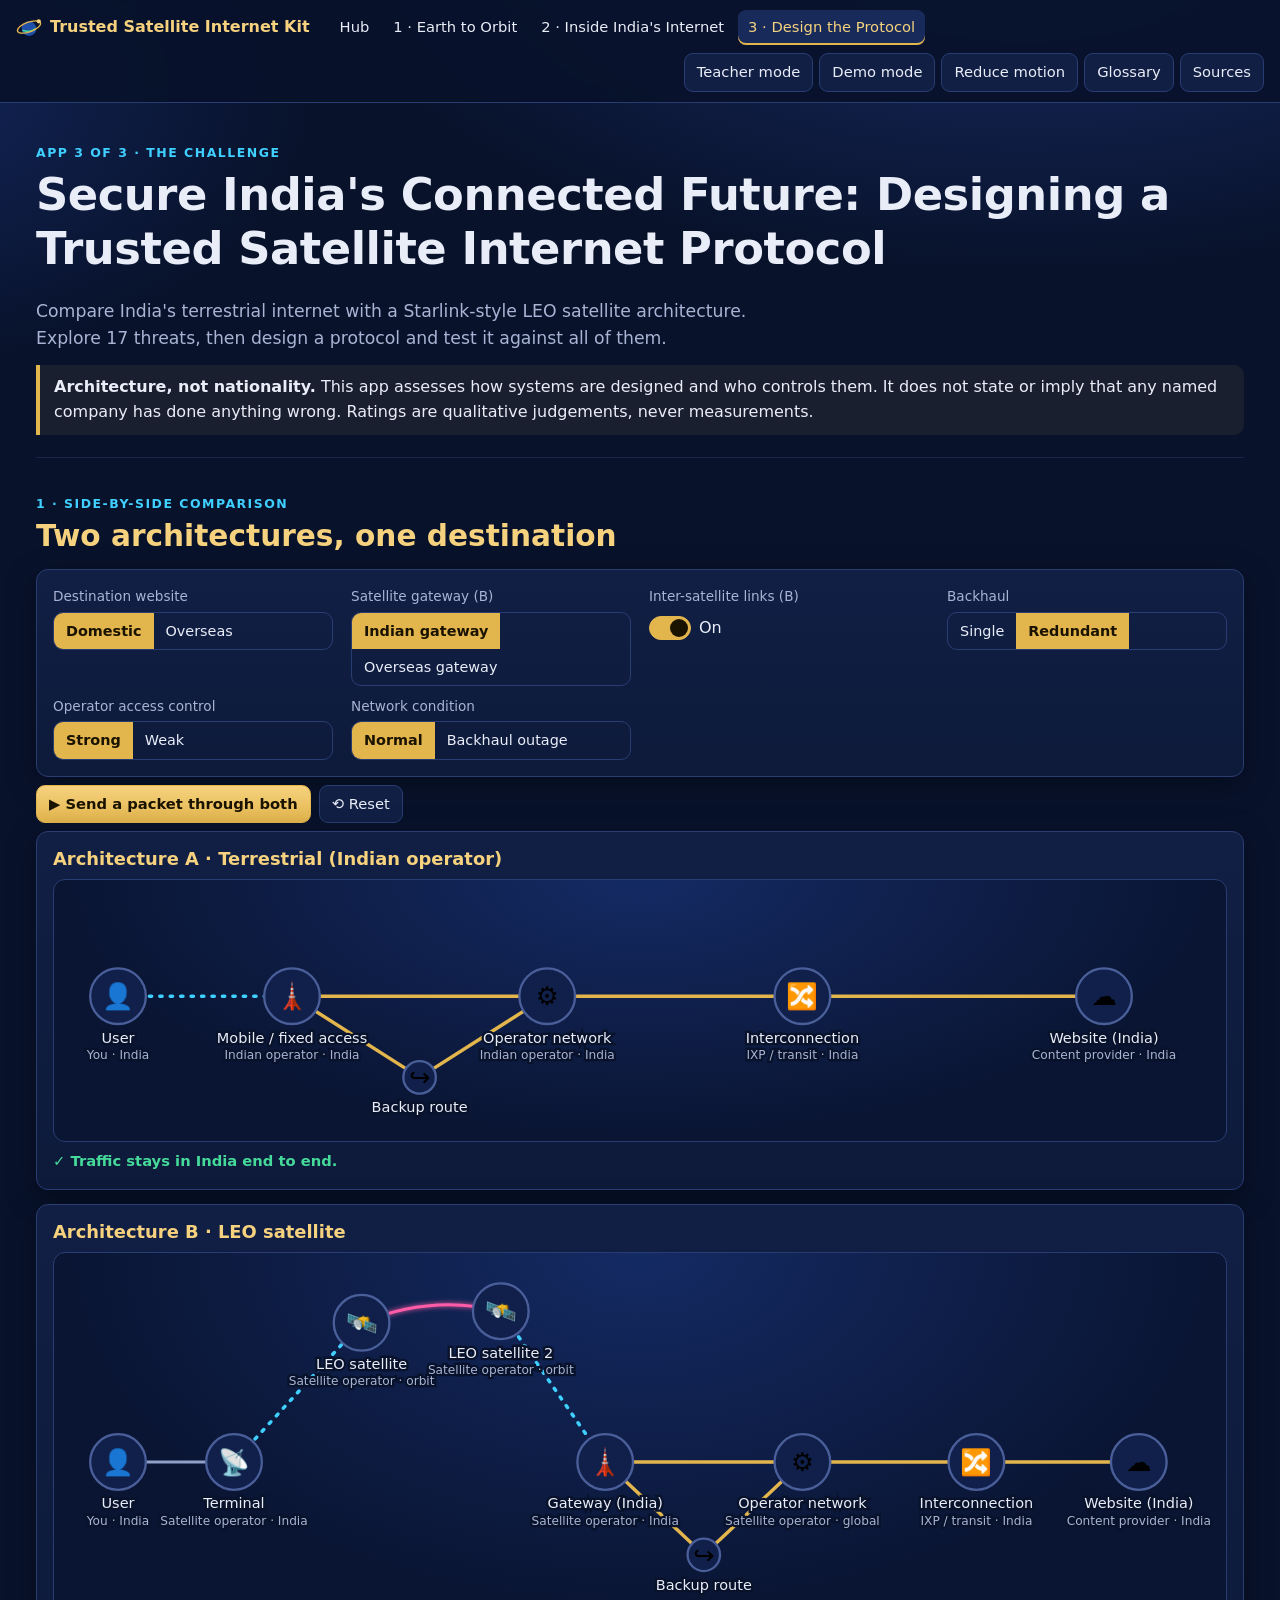
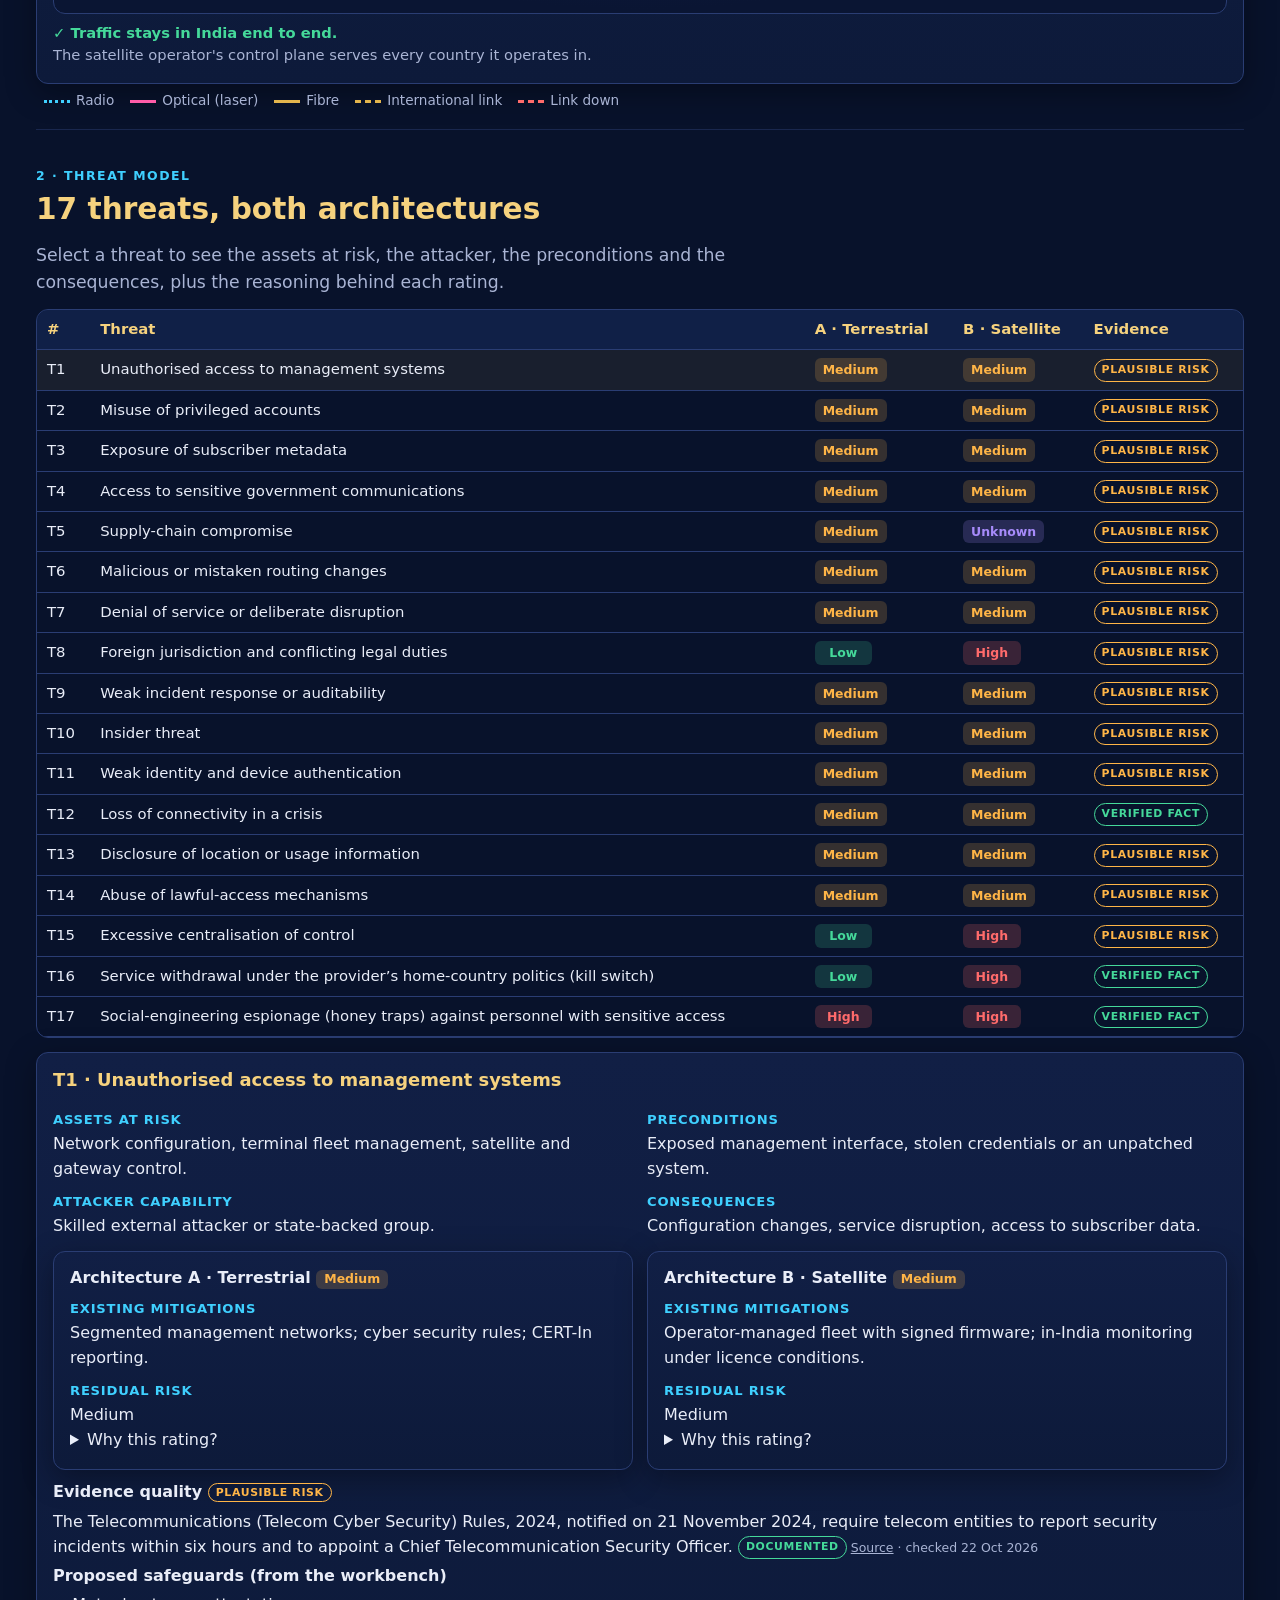
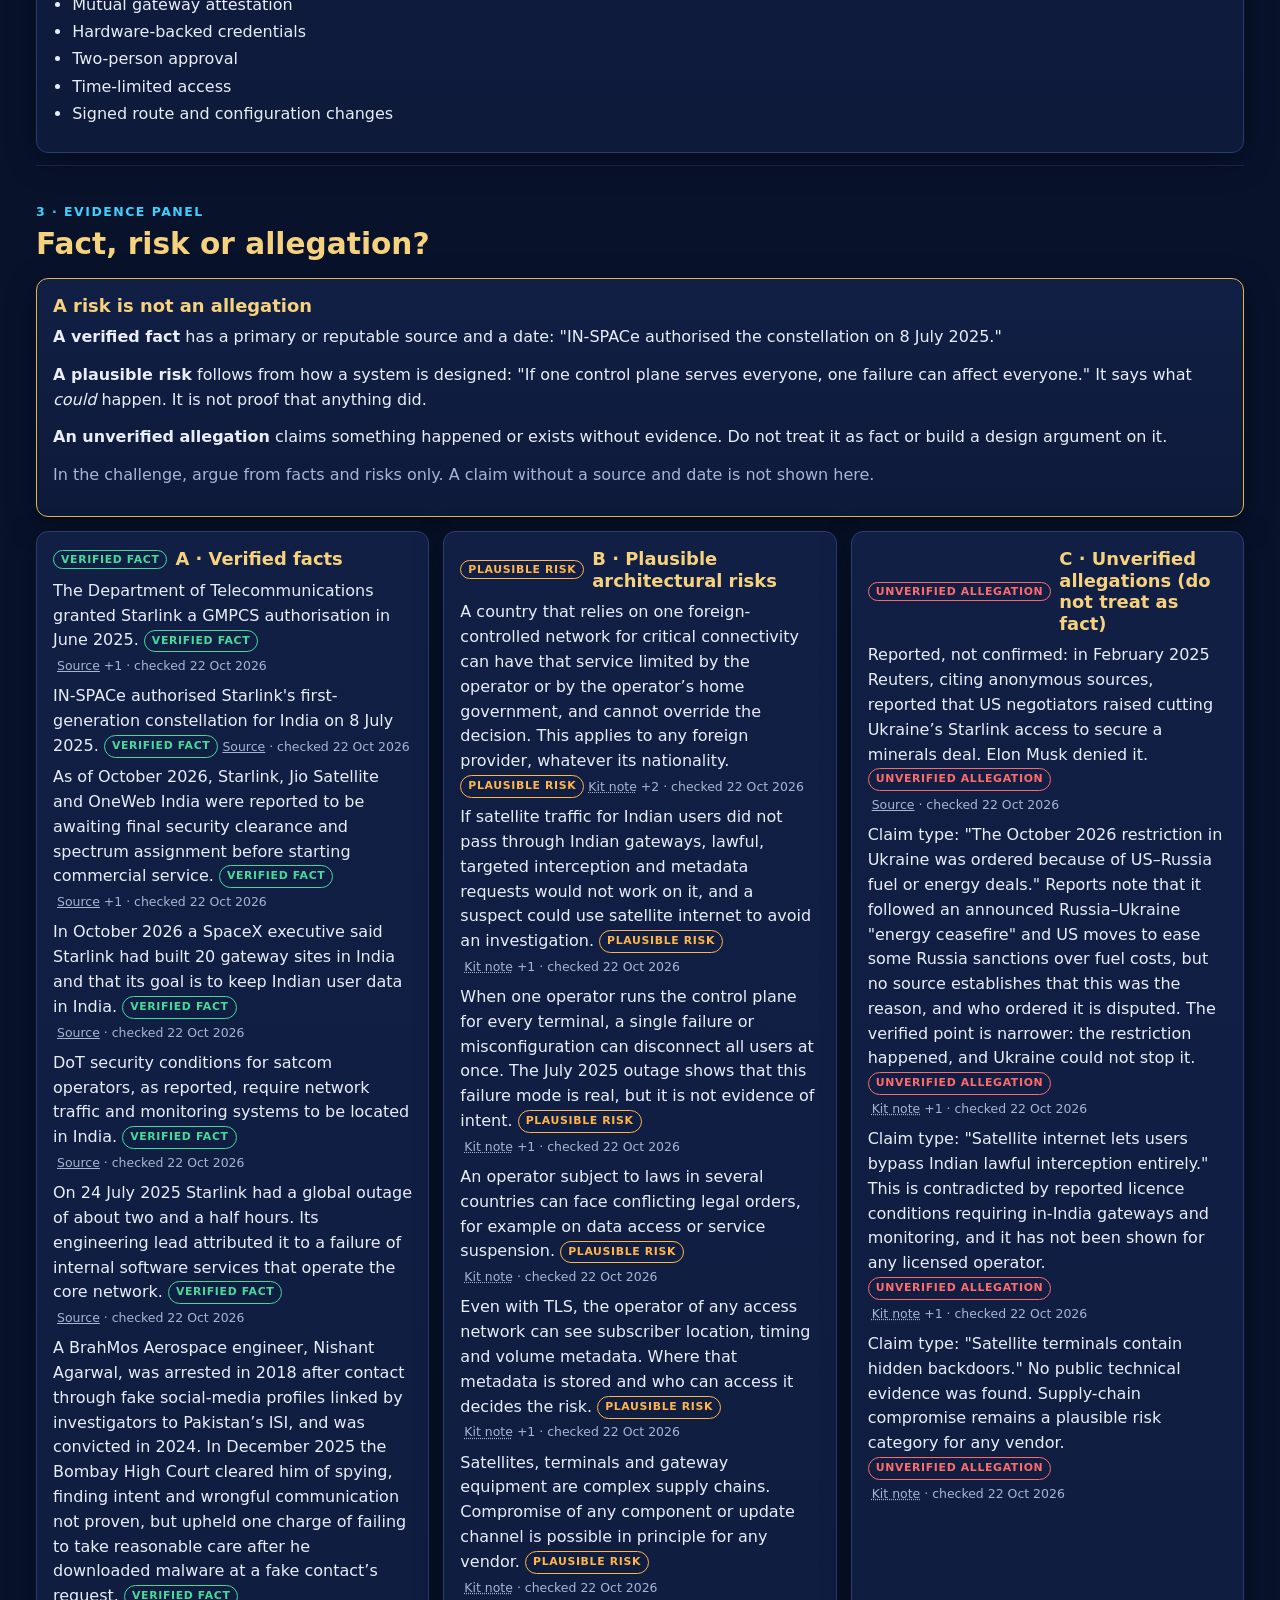
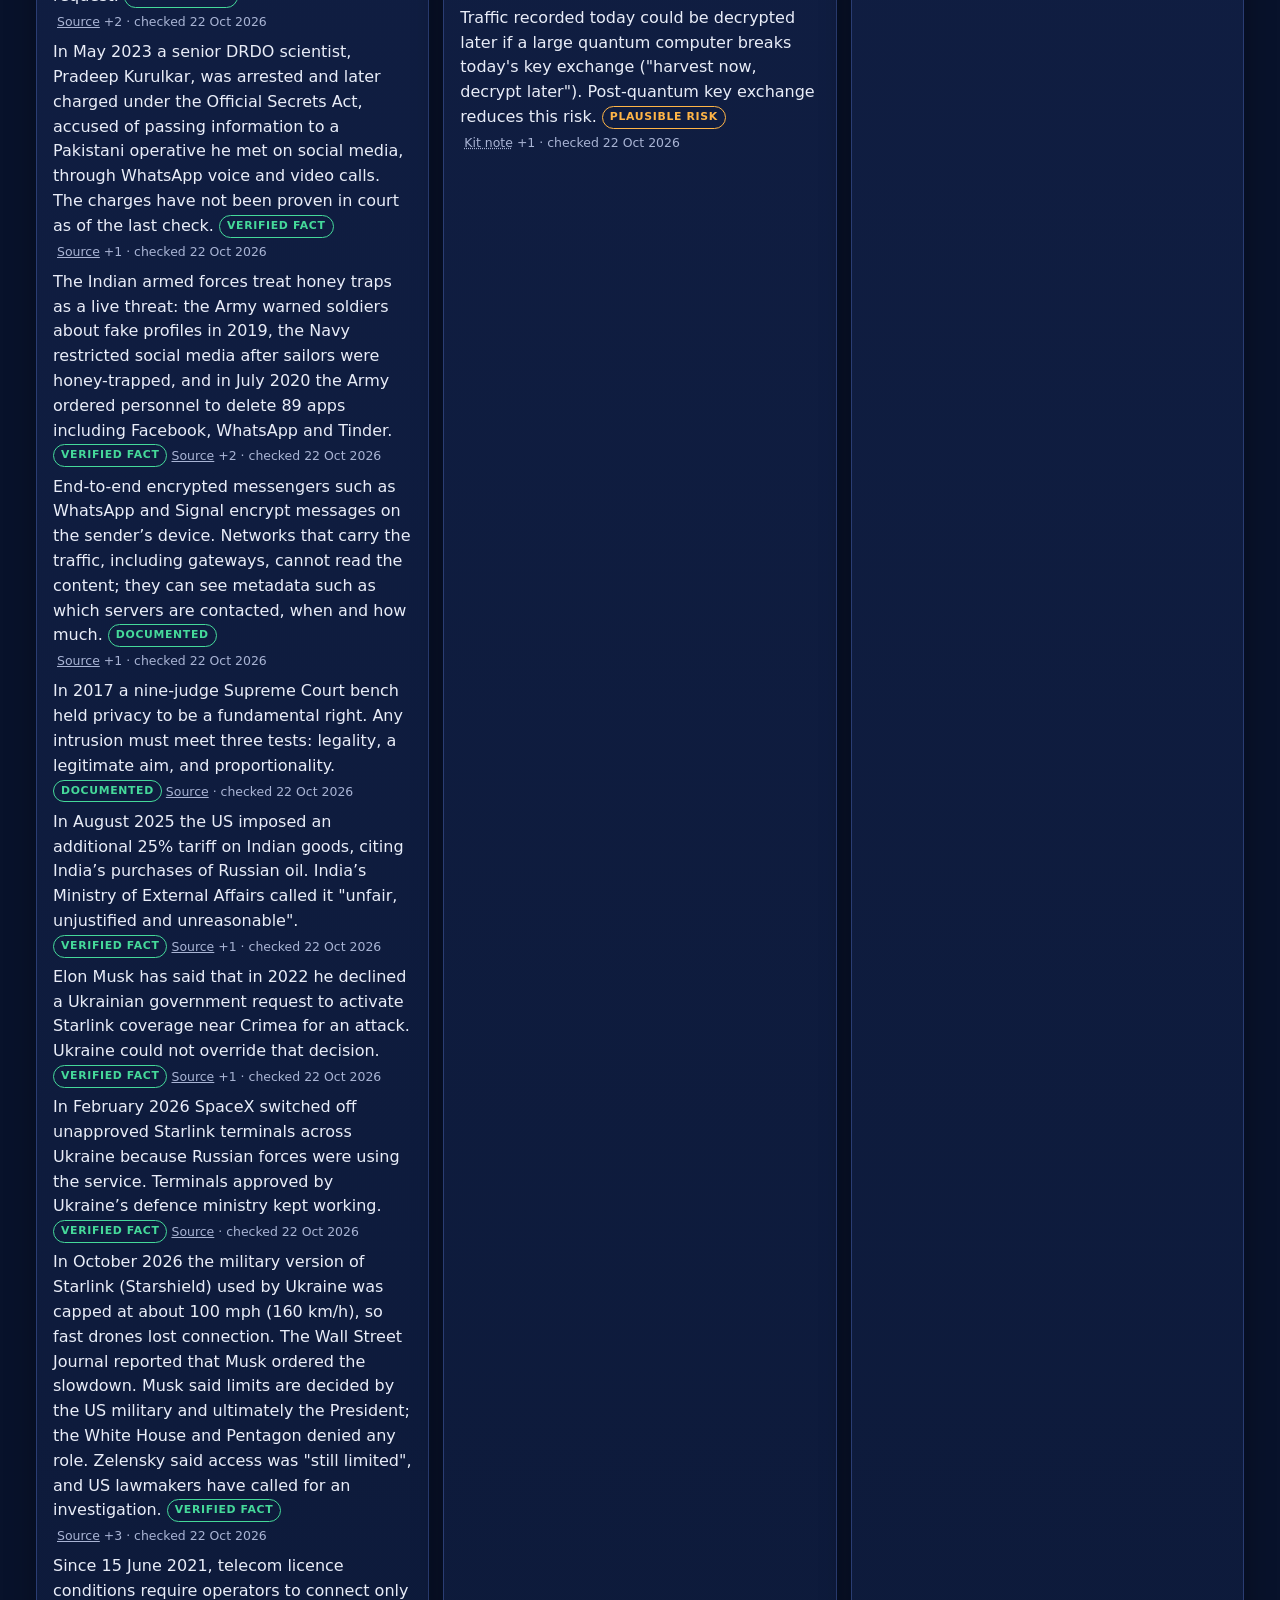
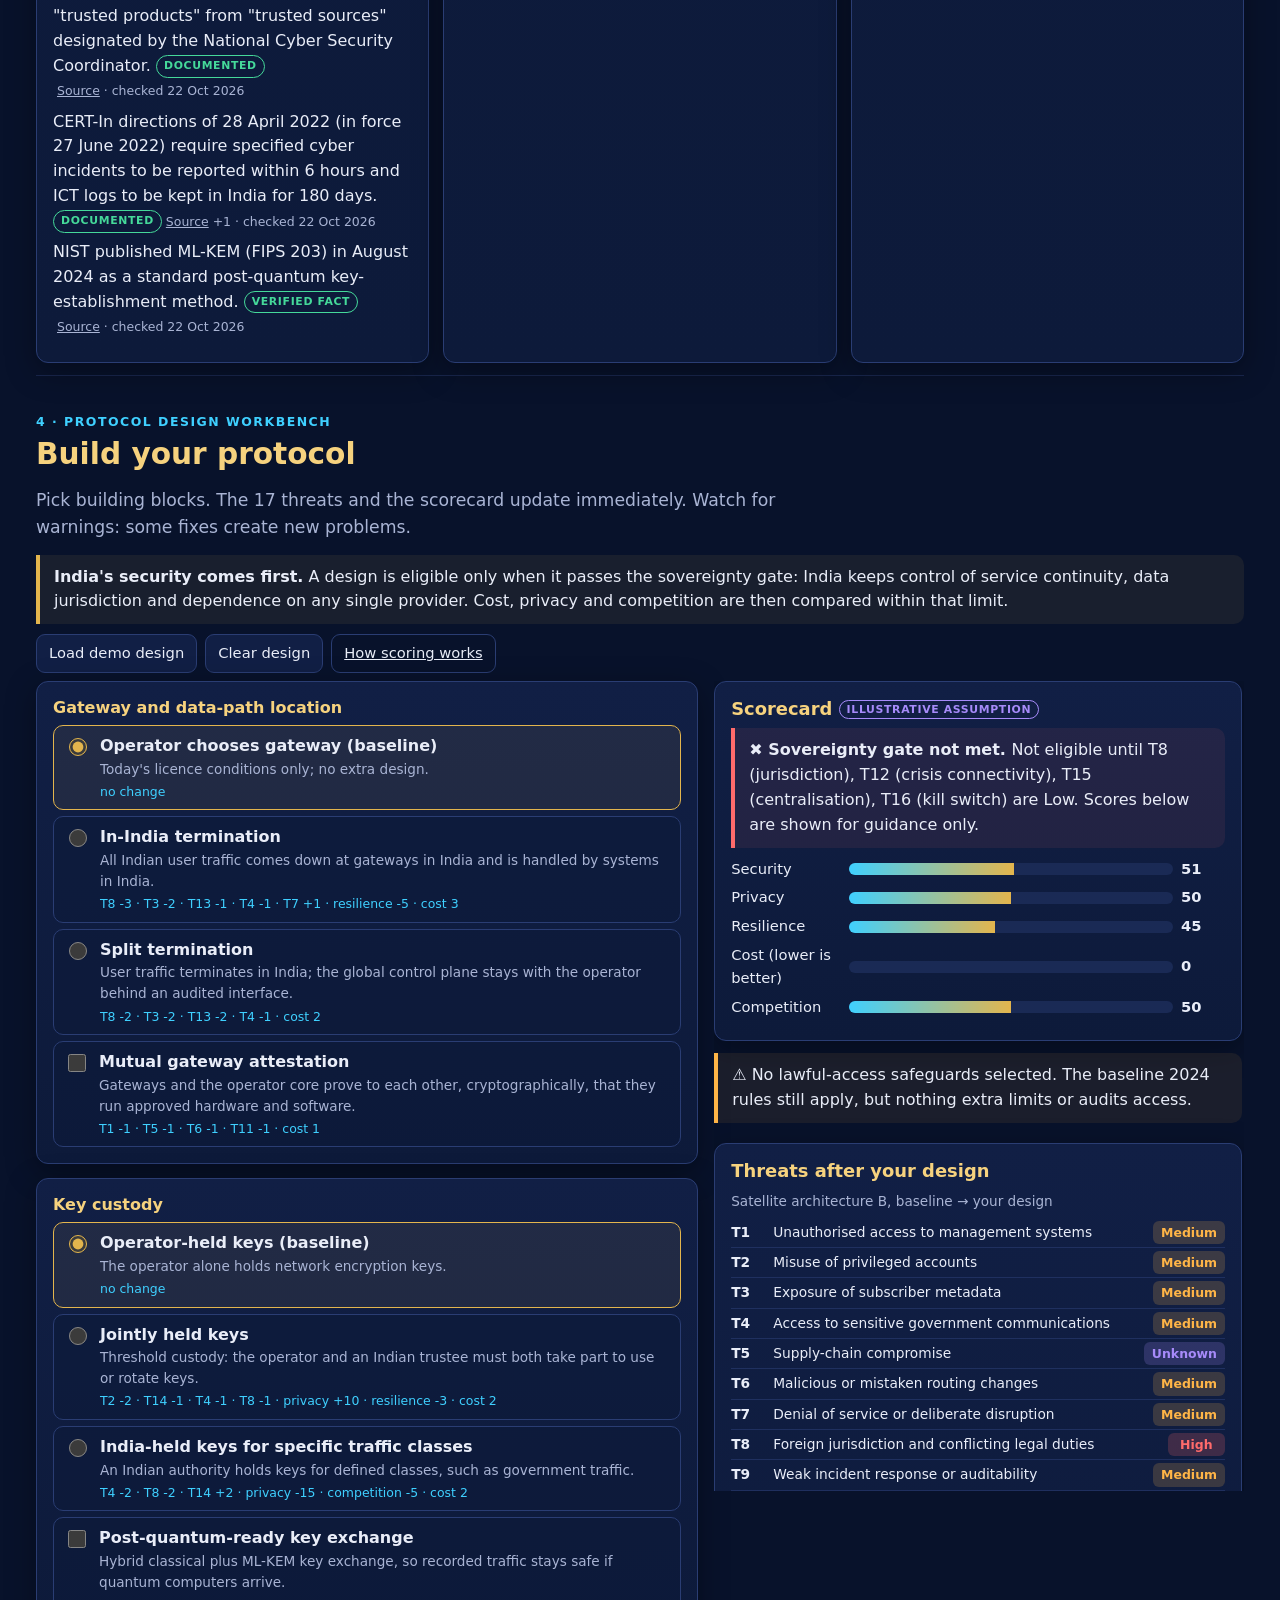
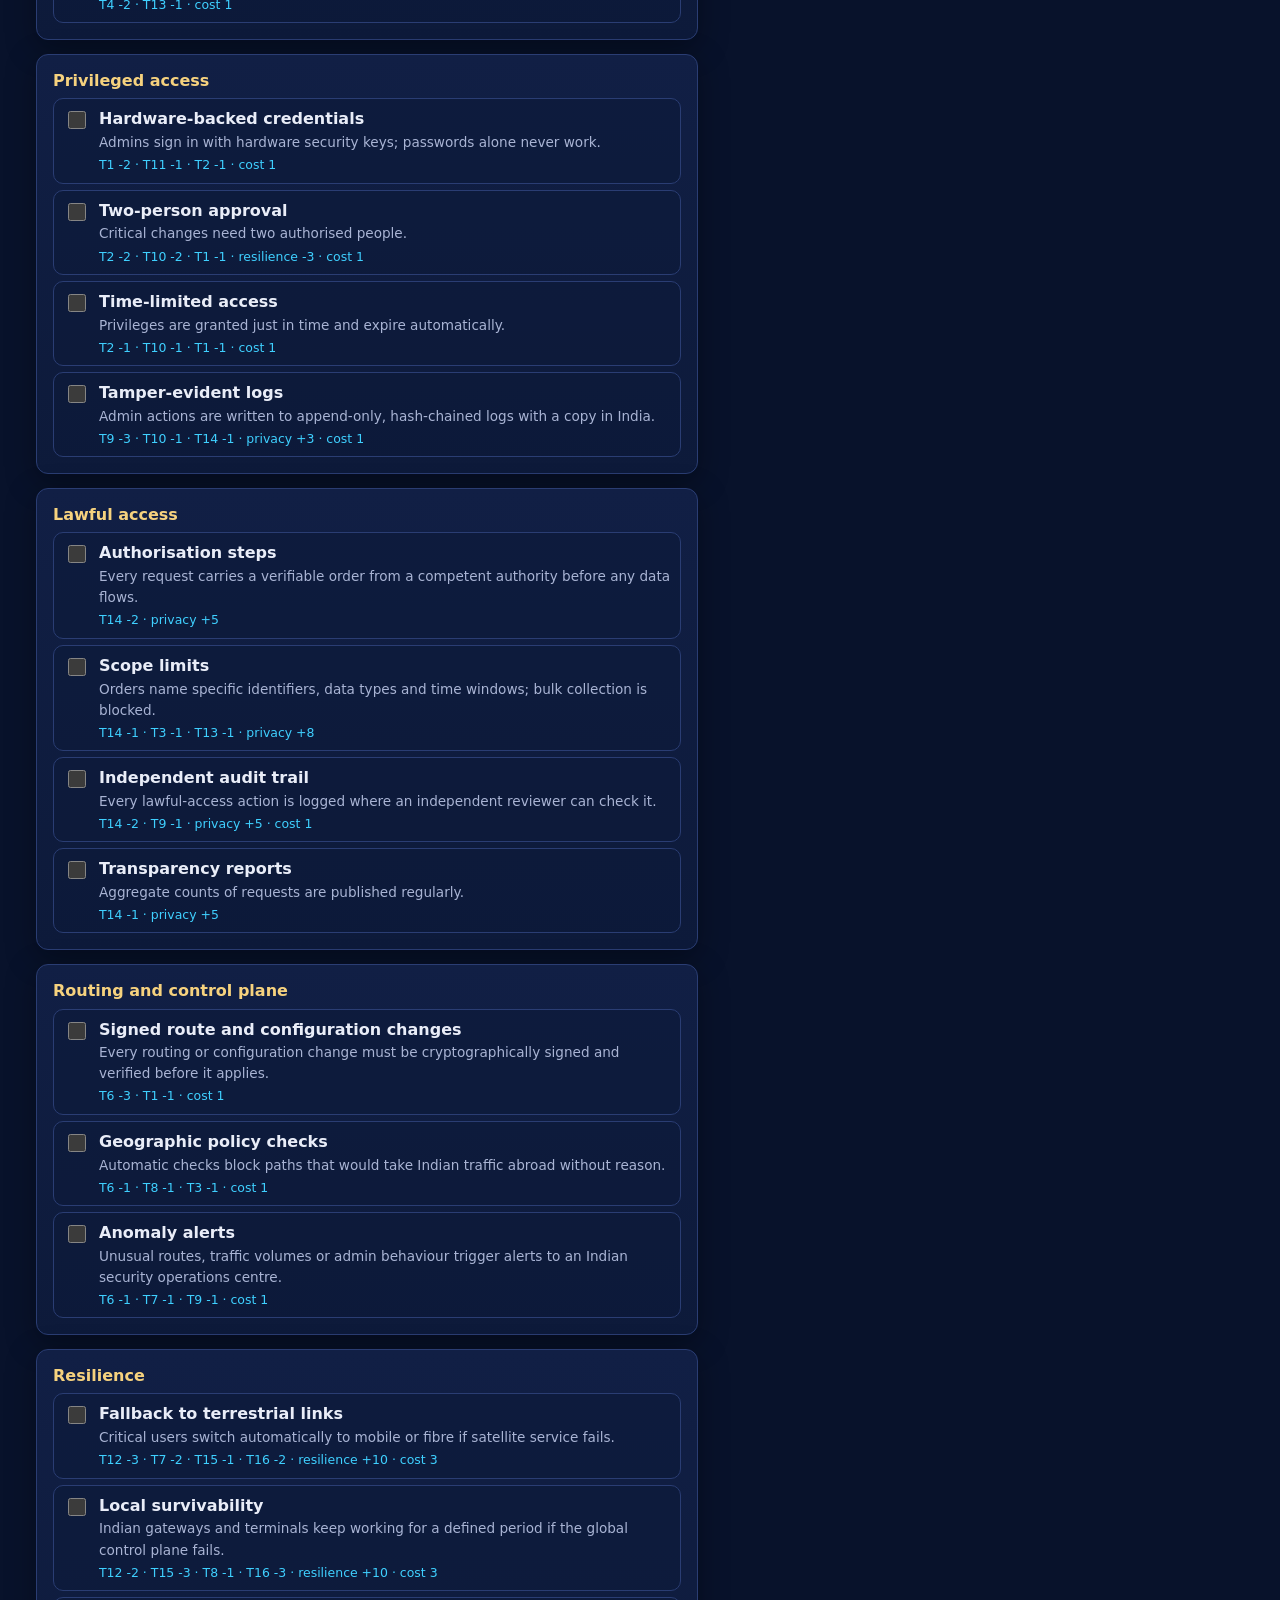
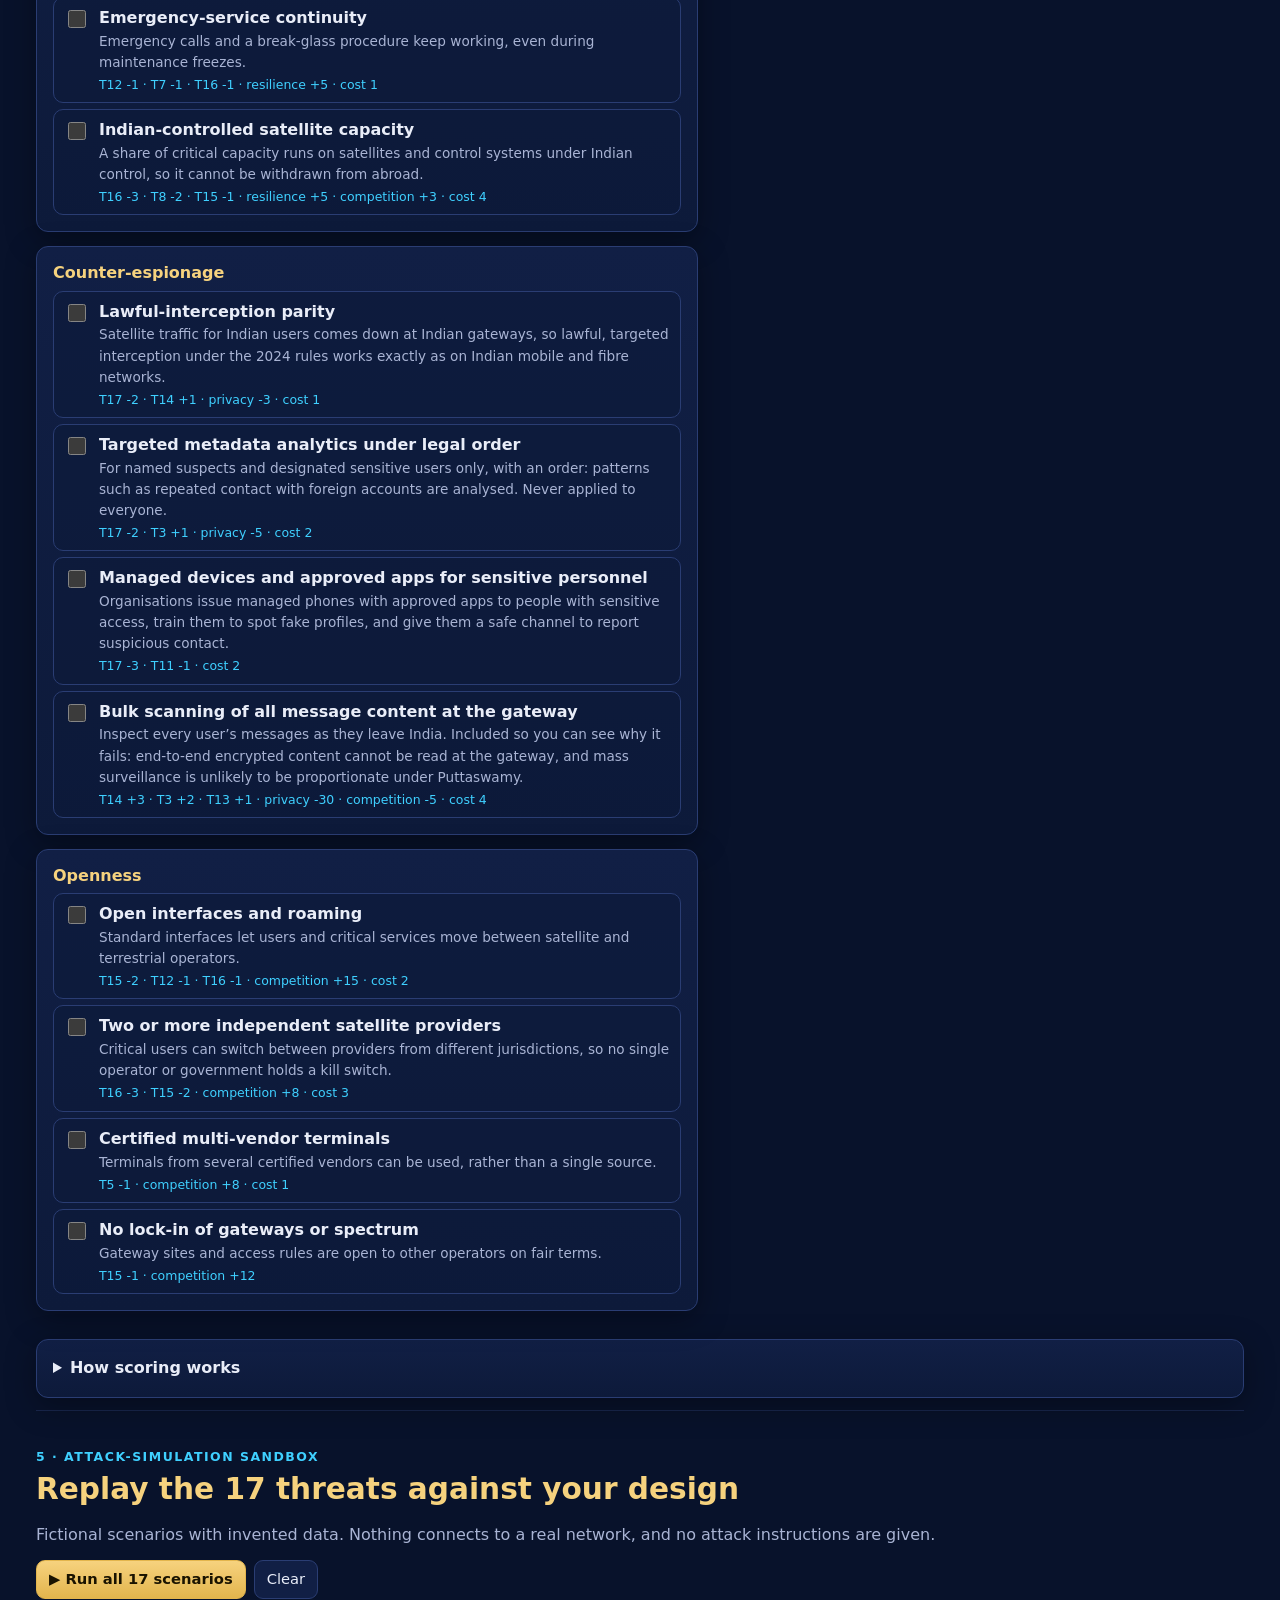
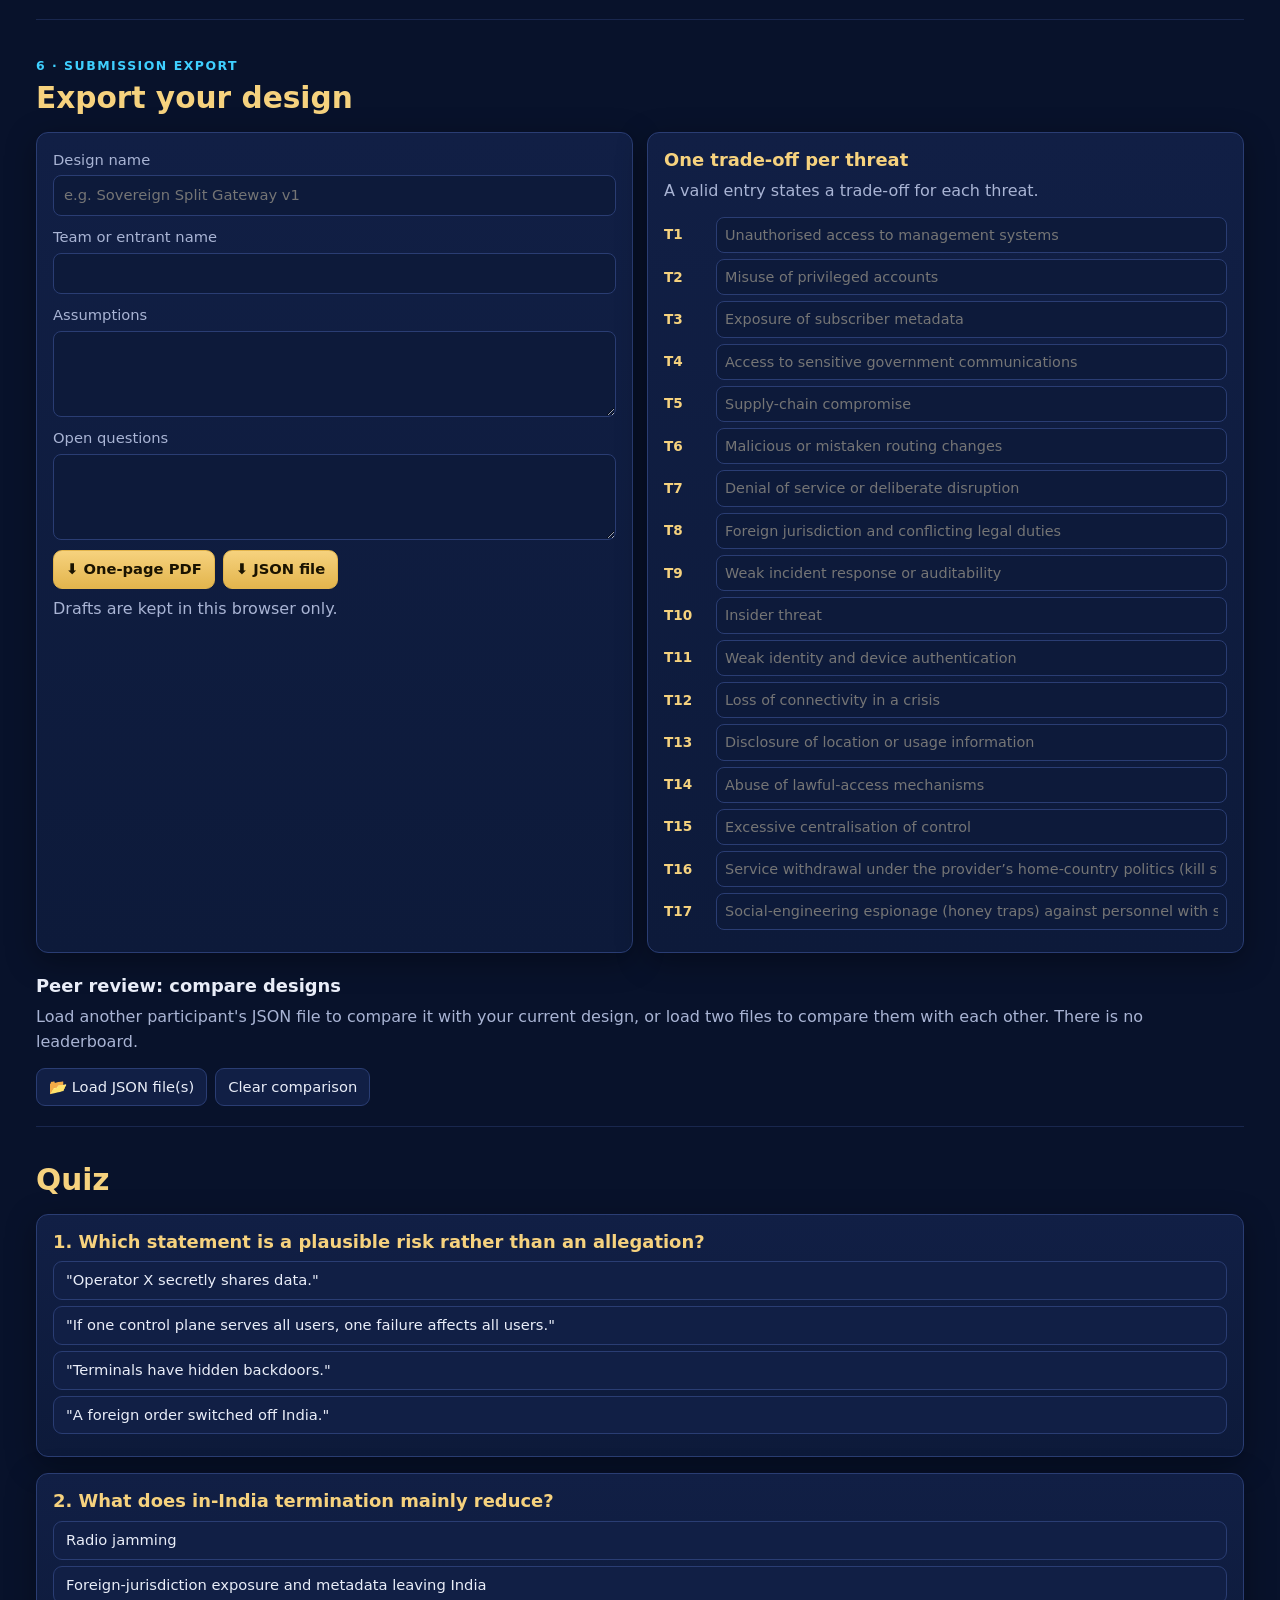
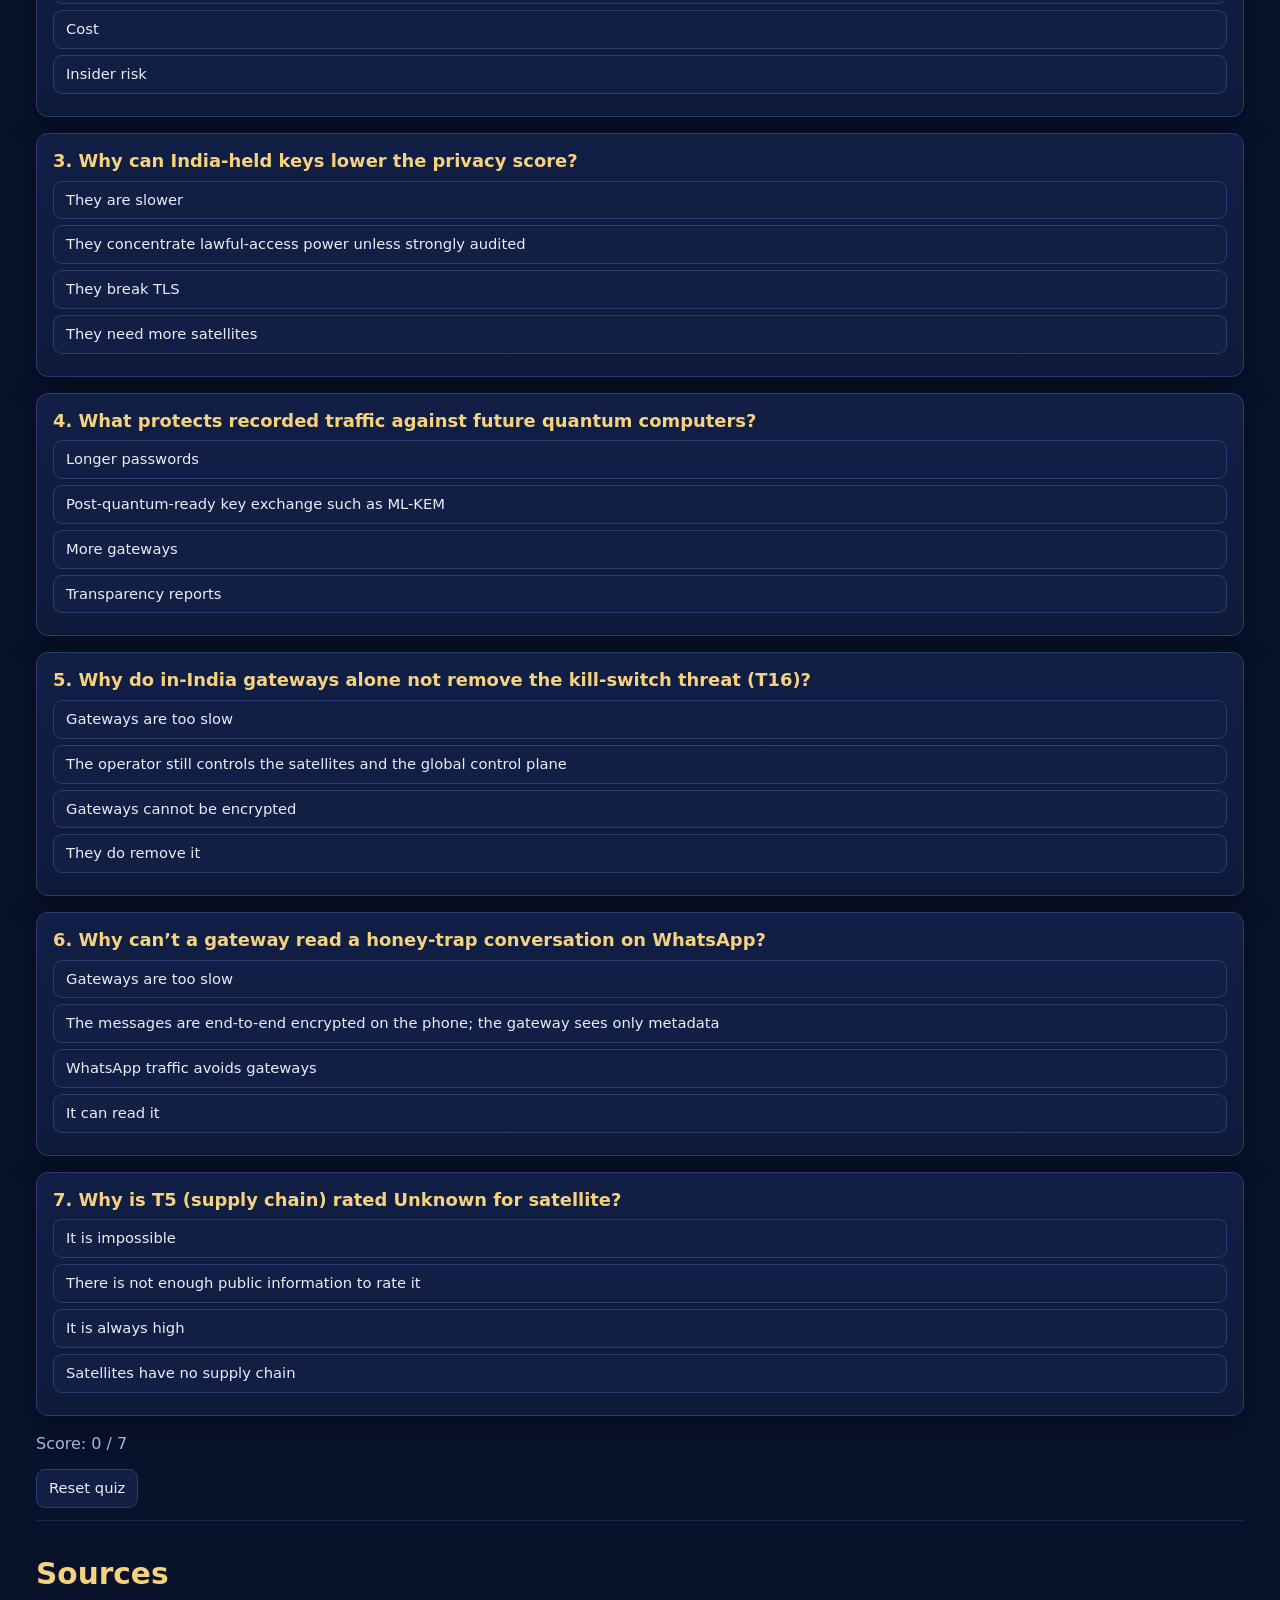
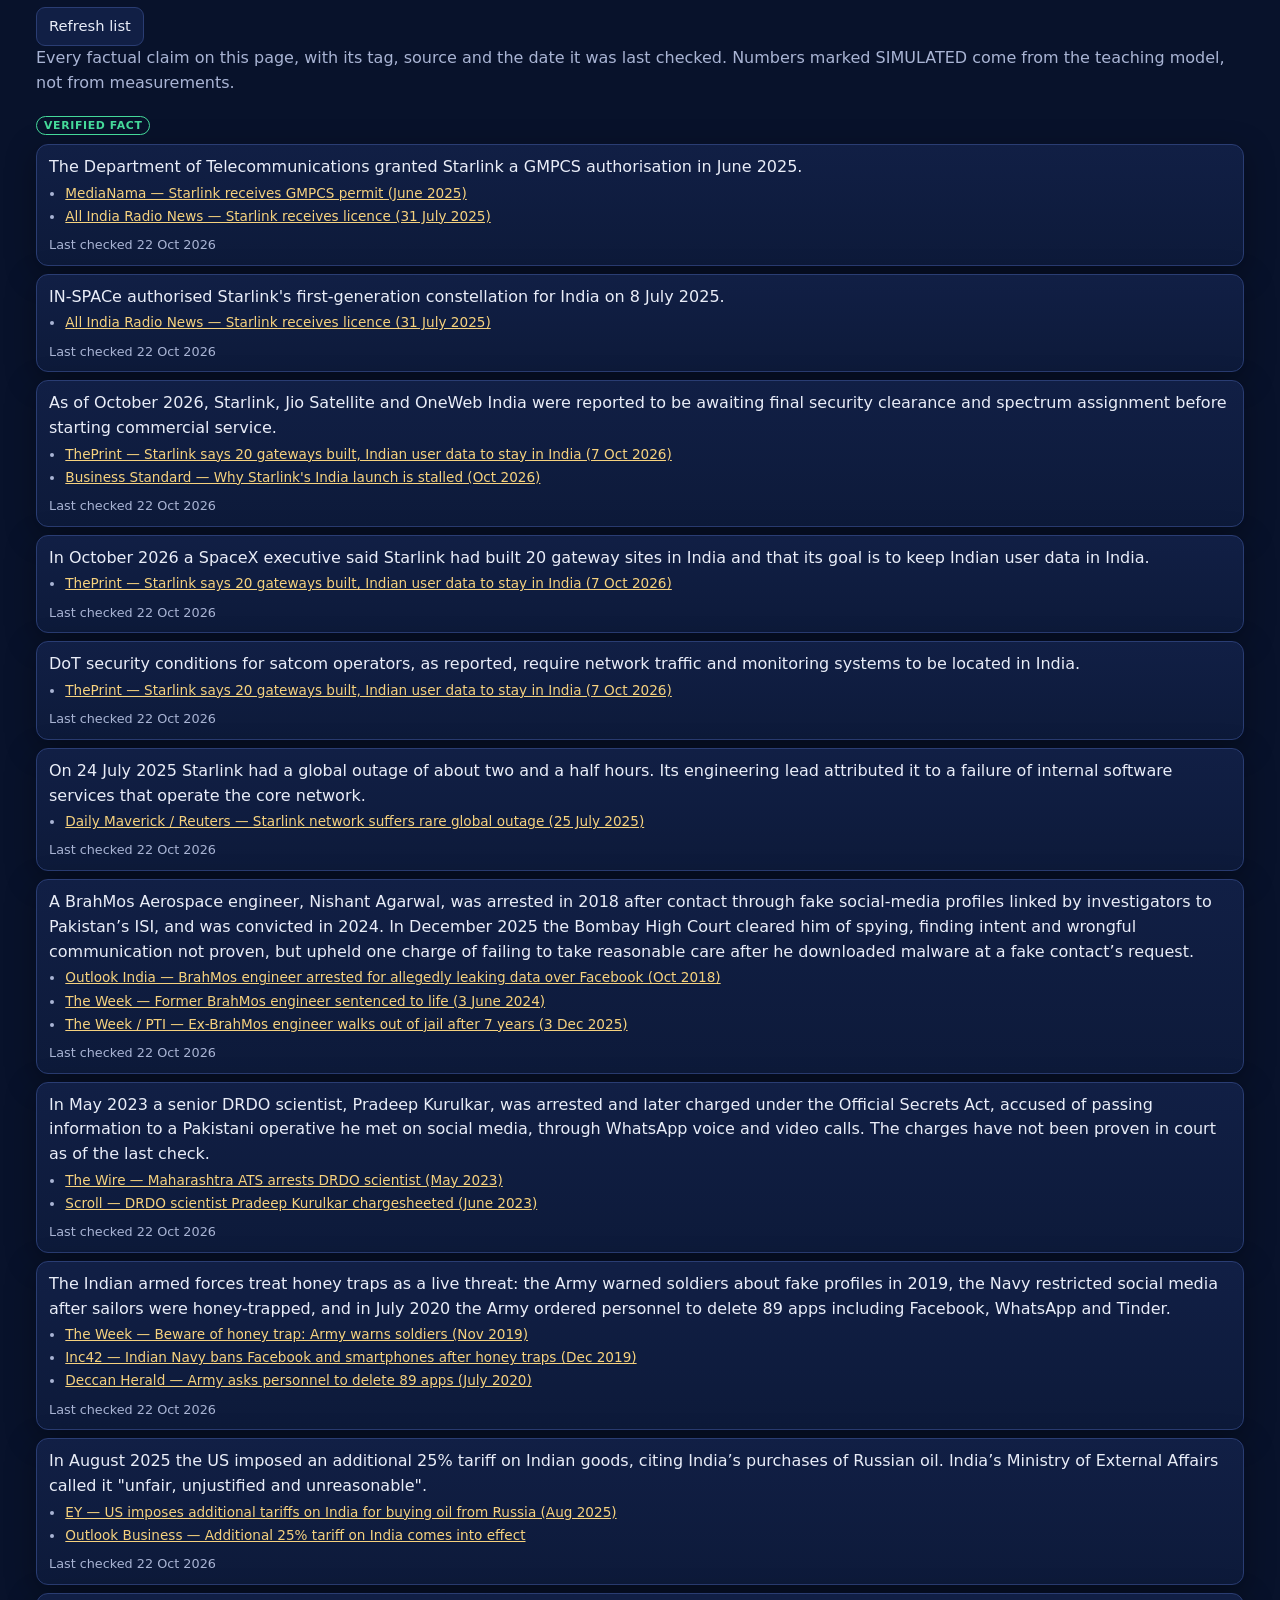
<file: docs/app3.html>
<!doctype html>
<html lang="en">
<head>
<meta charset="utf-8">
<meta name="viewport" content="width=device-width, initial-scale=1">
<title>Secure India's Connected Future</title>
<meta name="description" content="Compare India's terrestrial internet with a LEO satellite architecture, explore a 17-threat model, and design and stress-test a trusted satellite internet protocol.">
<style>
/* Shared design system: navy, gold, restrained neon. Used by the hub and all three apps. */
:root {
  --bg: #08122b;
  --bg-2: #0d1a3a;
  --panel: #111f45;
  --panel-2: #172a5a;
  --line: #2a3d73;
  --text: #e9edf8;
  --muted: #a9b4d4;
  --gold: #e3b54d;
  --gold-2: #f6d27e;
  --cyan: #3fd0ff;
  --violet: #a78bfa;
  --green: #45d99a;
  --amber: #ffb547;
  --red: #ff6b6b;
  --focus: #ffe08a;
  --radius: 12px;
  --shadow: 0 8px 30px rgba(0, 0, 0, .35);
  --font: "Segoe UI", system-ui, -apple-system, Roboto, "Helvetica Neue", Arial, sans-serif;
  --mono: ui-monospace, "Cascadia Mono", Consolas, monospace;
  --fs: 16px;
  color-scheme: dark;
}
body.teacher { --fs: 20px; }

* { box-sizing: border-box; }
html { scroll-behavior: smooth; }
body.reduce-motion, body.reduce-motion * { scroll-behavior: auto !important; animation: none !important; transition: none !important; }
body {
  margin: 0; background: var(--bg); color: var(--text); font: 400 var(--fs)/1.55 var(--font);
  background-image: radial-gradient(1200px 600px at 80% -10%, #1b2f6b 0%, transparent 60%), radial-gradient(800px 500px at -10% 10%, #13265a 0%, transparent 55%);
  background-attachment: fixed; min-height: 100vh;
}
a { color: var(--gold-2); }
a:hover { color: #fff; }
h1, h2, h3, h4 { line-height: 1.2; margin: 0 0 .5em; }
h1 { font-size: clamp(1.8rem, 4vw, 2.8rem); letter-spacing: -.01em; }
h2 { font-size: clamp(1.35rem, 2.6vw, 1.85rem); color: var(--gold-2); }
h3 { font-size: 1.12rem; }
p { margin: 0 0 .8em; }
small, .muted { color: var(--muted); }
code { font-family: var(--mono); font-size: .92em; background: #0a1736; padding: .05em .35em; border-radius: 5px; }
:focus-visible { outline: 3px solid var(--focus); outline-offset: 3px; border-radius: 6px; }
.sr-only { position: absolute; width: 1px; height: 1px; overflow: hidden; clip: rect(0 0 0 0); white-space: nowrap; }
.skip { position: absolute; left: -999px; top: 8px; background: var(--gold); color: #000; padding: 8px 12px; border-radius: 8px; z-index: 100; }
.skip:focus { left: 8px; }

/* ---------- top bar ---------- */
.topbar {
  position: sticky; top: 0; z-index: 50; display: flex; flex-wrap: wrap; align-items: center; gap: 8px 14px;
  padding: 10px 16px; background: rgba(8, 18, 43, .92); backdrop-filter: blur(8px); border-bottom: 1px solid var(--line);
}
.brand { display: flex; align-items: center; gap: 8px; font-weight: 700; color: var(--gold-2); text-decoration: none; margin-right: 6px; }
.brand-mark { width: 26px; height: 26px; }
.navlinks { display: flex; flex-wrap: wrap; gap: 4px; margin: 0; padding: 0; list-style: none; }
.navlinks a { display: block; padding: 6px 10px; border-radius: 8px; color: var(--text); text-decoration: none; font-size: .92rem; }
.navlinks a:hover { background: var(--panel); }
.navlinks a[aria-current="page"] { background: var(--panel-2); color: var(--gold-2); box-shadow: inset 0 -2px 0 var(--gold); }
.tools { display: flex; flex-wrap: wrap; gap: 6px; margin-left: auto; }

/* ---------- buttons ---------- */
.btn {
  appearance: none; border: 1px solid var(--line); background: var(--panel); color: var(--text); font: inherit; font-size: .92rem;
  padding: 7px 12px; border-radius: 9px; cursor: pointer; display: inline-flex; align-items: center; gap: 6px; min-height: 36px;
}
.btn:hover { border-color: var(--gold); }
.btn[aria-pressed="true"], .btn.on { background: var(--gold); color: #1a1300; border-color: var(--gold); font-weight: 600; }
.btn.primary { background: linear-gradient(180deg, var(--gold-2), var(--gold)); color: #1a1300; border-color: var(--gold); font-weight: 600; }
.btn.ghost { background: transparent; }
.btn:disabled { opacity: .45; cursor: not-allowed; }
.btnrow { display: flex; flex-wrap: wrap; gap: 8px; margin: 8px 0; }

/* ---------- layout ---------- */
main { max-width: 1240px; margin: 0 auto; padding: 0 16px 120px; }
section.block { padding: 36px 0 12px; border-bottom: 1px solid rgba(42, 61, 115, .5); }
.kicker { text-transform: uppercase; letter-spacing: .12em; font-size: .78rem; color: var(--cyan); font-weight: 700; margin-bottom: 6px; }
.lead { font-size: 1.08em; color: var(--muted); max-width: 70ch; }
.grid { display: grid; gap: 14px; }
.g2 { grid-template-columns: repeat(auto-fit, minmax(300px, 1fr)); }
.g3 { grid-template-columns: repeat(auto-fit, minmax(240px, 1fr)); }
.split { display: grid; grid-template-columns: minmax(0, 1.6fr) minmax(280px, 1fr); gap: 16px; align-items: start; }
@media (max-width: 980px) { .split { grid-template-columns: 1fr; } .panel-sticky { position: static; } }
.card { background: linear-gradient(180deg, var(--panel), var(--bg-2)); border: 1px solid var(--line); border-radius: var(--radius); padding: 16px; box-shadow: var(--shadow); }
.card h3 { color: var(--gold-2); }
.card.clickable { cursor: pointer; text-align: left; width: 100%; color: inherit; font: inherit; }
.card.clickable:hover { border-color: var(--gold); }
.card.selected { border-color: var(--gold); box-shadow: 0 0 0 1px var(--gold), var(--shadow); }
.panel-sticky { position: sticky; top: 76px; }
.kv { display: grid; grid-template-columns: max-content 1fr; gap: 4px 12px; font-size: .95em; }
.kv dt { color: var(--muted); }
.kv dd { margin: 0; }
dl.fields { margin: 0; }
dl.fields dt { font-weight: 700; color: var(--cyan); font-size: .82em; text-transform: uppercase; letter-spacing: .06em; margin-top: 10px; }
dl.fields dd { margin: 2px 0 0; }
ul.tight { margin: .2em 0 .6em; padding-left: 1.2em; }
ul.tight li { margin: .15em 0; }
table.data { width: 100%; border-collapse: collapse; font-size: .93em; }
table.data th, table.data td { text-align: left; padding: 8px 10px; border-bottom: 1px solid var(--line); vertical-align: top; }
table.data th { color: var(--gold-2); font-weight: 600; background: rgba(23, 42, 90, .6); }
.tablewrap { overflow-x: auto; border: 1px solid var(--line); border-radius: var(--radius); }

/* ---------- chips / tags ---------- */
.chip { display: inline-block; font-size: .68rem; font-weight: 700; letter-spacing: .06em; padding: 2px 7px; border-radius: 999px; border: 1px solid currentColor; vertical-align: middle; white-space: nowrap; }
.t-documented, .t-verified, .t-mandatory { color: var(--green); }
.t-practice, .t-recommended { color: var(--cyan); }
.t-illustrative, .t-simulated, .t-some { color: var(--violet); }
.t-plausible { color: var(--amber); }
.t-unverified { color: var(--red); }
.rate { display: inline-block; min-width: 4.6em; text-align: center; font-weight: 700; font-size: .78rem; padding: 2px 8px; border-radius: 6px; }
.rate.Low { background: rgba(69, 217, 154, .18); color: var(--green); }
.rate.Medium { background: rgba(255, 181, 71, .18); color: var(--amber); }
.rate.High { background: rgba(255, 107, 107, .2); color: var(--red); }
.rate.Unknown { background: rgba(167, 139, 250, .2); color: var(--violet); }

.claim { margin: .4em 0; }
.claim .meta { font-size: .78em; color: var(--muted); margin-left: 4px; white-space: nowrap; }
.claim .meta a { color: var(--muted); }
.claim-error { border: 1px dashed var(--red); color: var(--red); padding: 6px 10px; border-radius: 8px; }
.notice { border-left: 4px solid var(--gold); background: rgba(227, 181, 77, .08); padding: 10px 14px; border-radius: 0 10px 10px 0; margin: 10px 0; }
.notice.warn { border-color: var(--amber); background: rgba(255, 181, 71, .08); }
.notice.bad { border-color: var(--red); background: rgba(255, 107, 107, .08); }

/* ---------- tabs ---------- */
.tabs [role="tablist"] { display: flex; flex-wrap: wrap; gap: 4px; border-bottom: 1px solid var(--line); margin-bottom: 14px; }
.tabs [role="tab"] { appearance: none; background: transparent; color: var(--muted); border: 0; border-bottom: 3px solid transparent; padding: 10px 14px; font: inherit; cursor: pointer; }
.tabs [role="tab"][aria-selected="true"] { color: var(--gold-2); border-bottom-color: var(--gold); }

/* ---------- switches / inputs ---------- */
.switch { display: inline-flex; align-items: center; gap: 8px; cursor: pointer; user-select: none; padding: 4px 0; }
.switch input { appearance: none; width: 42px; height: 24px; border-radius: 999px; background: #22305a; border: 1px solid var(--line); position: relative; cursor: pointer; flex: none; margin: 0; }
.switch input::after { content: ""; position: absolute; top: 2px; left: 2px; width: 18px; height: 18px; border-radius: 50%; background: var(--muted); transition: left .15s; }
.switch input:checked { background: var(--gold); border-color: var(--gold); }
.switch input:checked::after { left: 20px; background: #1a1300; }
.seg { display: inline-flex; border: 1px solid var(--line); border-radius: 10px; overflow: hidden; flex-wrap: wrap; }
.seg button { appearance: none; border: 0; background: transparent; color: var(--text); padding: 7px 12px; font: inherit; font-size: .9rem; cursor: pointer; }
.seg button[aria-pressed="true"] { background: var(--gold); color: #1a1300; font-weight: 600; }
.seg button:disabled { opacity: .4; cursor: not-allowed; }
input[type="range"] { width: 100%; accent-color: var(--gold); }
select { background: var(--panel); color: var(--text); border: 1px solid var(--line); border-radius: 8px; padding: 6px 10px; font: inherit; }
label.opt { display: flex; gap: 10px; align-items: flex-start; padding: 8px 10px; border: 1px solid var(--line); border-radius: 10px; cursor: pointer; background: rgba(13, 26, 58, .6); }
label.opt:hover { border-color: var(--gold); }
label.opt input { margin-top: 4px; accent-color: var(--gold); width: 18px; height: 18px; flex: none; }
label.opt:has(input:checked) { border-color: var(--gold); background: rgba(227, 181, 77, .08); }

/* ---------- drawers / narration ---------- */
.drawer { position: fixed; top: 0; right: 0; height: 100%; width: min(520px, 100%); background: var(--bg-2); border-left: 1px solid var(--line); z-index: 80; transform: translateX(105%); transition: transform .2s; overflow-y: auto; padding: 16px 18px 40px; box-shadow: var(--shadow); }
.drawer.open { transform: none; }
.drawer header { display: flex; justify-content: space-between; align-items: center; position: sticky; top: -16px; background: var(--bg-2); padding: 6px 0 10px; margin-top: -6px; }
.drawer input[type="search"] { width: 100%; padding: 8px 10px; background: var(--panel); border: 1px solid var(--line); border-radius: 8px; color: var(--text); font: inherit; margin-bottom: 10px; }
.drawer dt { font-weight: 700; color: var(--gold-2); margin-top: 10px; }
.drawer dd { margin: 2px 0 0; color: var(--text); }
.scrim { position: fixed; inset: 0; background: rgba(0, 0, 0, .45); z-index: 70; display: none; }
.scrim.open { display: block; }
.narration { position: fixed; left: 50%; bottom: 14px; transform: translateX(-50%); width: min(900px, calc(100% - 24px)); z-index: 60; background: rgba(13, 26, 58, .97); border: 1px solid var(--gold); border-radius: 14px; padding: 12px 16px; box-shadow: var(--shadow); display: none; gap: 10px; align-items: flex-start; }
body.teacher .narration { display: flex; }
.narration .txt { flex: 1; font-size: 1.05em; }
.narration .lbl { color: var(--gold-2); font-weight: 700; margin-right: 6px; }

/* ---------- quiz ---------- */
.quiz .q { margin-bottom: 16px; }
.quiz .opts { display: grid; gap: 6px; margin-top: 6px; }
.quiz .opts button { text-align: left; }
.quiz .opts button.right { background: rgba(69, 217, 154, .2); border-color: var(--green); }
.quiz .opts button.wrong { background: rgba(255, 107, 107, .18); border-color: var(--red); }
.quiz .fb { margin-top: 6px; font-size: .95em; }

/* ---------- network diagram ---------- */
.diagram-wrap { background: radial-gradient(ellipse at 50% 0%, #142a63 0%, #0a1533 70%); border: 1px solid var(--line); border-radius: var(--radius); padding: 6px; overflow: hidden; }
svg.net { width: 100%; height: auto; display: block; }
svg.net .link { fill: none; stroke-width: 3; stroke-linecap: round; }
svg.net .link.radio { stroke: var(--cyan); stroke-dasharray: 2 7; }
svg.net .link.laser { stroke: #ff5ca8; stroke-width: 2.5; filter: url(#glow); }
svg.net .link.fibre { stroke: var(--gold); }
svg.net .link.wired { stroke: #8fa0c9; stroke-width: 2.5; }
svg.net .link.border { stroke: var(--red); }
svg.net .link.intl { stroke: var(--gold); stroke-dasharray: 12 6; }
svg.net .link.hidden { display: none; }
svg.net .link.dim { opacity: .18; }
svg.net .link.active { stroke-width: 5; opacity: 1; }
svg.net .link.down { stroke: var(--red); stroke-dasharray: 4 6; opacity: .6; }
body:not(.reduce-motion) svg.net .link.radio { animation: dash 1.4s linear infinite; }
@keyframes dash { to { stroke-dashoffset: -18; } }
svg.net .node { cursor: pointer; }
svg.net .node circle.ring { fill: #10204a; stroke: #4a5f9a; stroke-width: 2; }
svg.net .node text.icon { font-size: 22px; text-anchor: middle; dominant-baseline: central; pointer-events: none; }
svg.net .node text.lbl { fill: var(--text); font-size: 12.5px; text-anchor: middle; pointer-events: none; paint-order: stroke; stroke: #08122b; stroke-width: 4px; }
svg.net .node text.org { fill: var(--muted); font-size: 10.5px; text-anchor: middle; pointer-events: none; paint-order: stroke; stroke: #08122b; stroke-width: 4px; }
svg.net .node:hover circle.ring, svg.net .node:focus circle.ring { stroke: var(--gold); }
svg.net .node:focus { outline: none; }
svg.net .node:focus-visible circle.ring { stroke: var(--focus); stroke-width: 4; }
svg.net .node.selected circle.ring { stroke: var(--gold); stroke-width: 3.5; }
svg.net .node.active circle.ring { stroke: var(--gold-2); stroke-width: 4; fill: #2a3a10; }
svg.net .node.warn circle.ring { stroke: var(--amber); stroke-width: 3.5; fill: #3a2a08; }
svg.net .node.down circle.ring { stroke: var(--red); stroke-width: 3.5; fill: #3a0f16; }
svg.net .node.dim { opacity: .3; }
svg.net .node.hidden { display: none; }
svg.net .packet { fill: var(--gold-2); filter: url(#glow); }
svg.net .packet.resp { fill: var(--green); }
svg.net .zone { fill: rgba(63, 208, 255, .05); stroke: rgba(63, 208, 255, .25); stroke-dasharray: 6 6; }
svg.net .zone-lbl { fill: var(--cyan); font-size: 11px; letter-spacing: .1em; text-transform: uppercase; opacity: .8; }
.legend { display: flex; flex-wrap: wrap; gap: 6px 16px; font-size: .85em; color: var(--muted); padding: 6px 8px; }
.legend span::before { content: ""; display: inline-block; width: 26px; height: 0; border-top: 3px solid; vertical-align: middle; margin-right: 6px; }
.legend .l-radio::before { border-top: 3px dotted var(--cyan); }
.legend .l-laser::before { border-color: #ff5ca8; }
.legend .l-fibre::before { border-color: var(--gold); }
.legend .l-wired::before { border-color: #8fa0c9; }
.legend .l-border::before { border-top: 3px dashed var(--red); }
.legend .l-intl::before { border-top: 3px dashed var(--gold); }

/* bars */
.bar { height: 12px; border-radius: 6px; background: #1a2a55; overflow: hidden; }
.bar > i { display: block; height: 100%; background: linear-gradient(90deg, var(--cyan), var(--gold)); }
.barrow { display: grid; grid-template-columns: 150px 1fr 64px; gap: 10px; align-items: center; font-size: .9em; margin: 5px 0; }
@media (max-width: 520px) { .barrow { grid-template-columns: 100px 1fr 54px; } }

footer.site { max-width: 1240px; margin: 0 auto; padding: 24px 16px 140px; color: var(--muted); font-size: .88em; }

@media print {
  .topbar, .narration, .drawer, .scrim, .no-print { display: none !important; }
  body { background: #fff; color: #000; }
}

/* ---------- phone ---------- */
@media (max-width: 700px) {
  .topbar { position: static; padding: 8px 12px; gap: 6px; }
  .navlinks a { padding: 5px 8px; font-size: .85rem; }
  .tools { margin-left: 0; }
  .tools .btn { padding: 5px 9px; min-height: 32px; font-size: .82rem; }
  .panel-sticky, .wb-side { top: 8px; }
  /* Wide diagrams scroll inside their frame instead of shrinking past legibility. */
  .diagram-wrap { overflow-x: auto; -webkit-overflow-scrolling: touch; }
  .diagram-wrap > svg.net { min-width: 720px; }
  #map-svg > svg.net { min-width: 0; }
}
.split > *, .grid > *, .wb > * { min-width: 0; }

</style>
<style>
.toggles { display: grid; grid-template-columns: repeat(auto-fit, minmax(270px, 1fr)); gap: 10px 18px; }
.toggles .t { display: flex; flex-direction: column; gap: 4px; }
.toggles .t > span { font-size: .85em; color: var(--muted); }
.cmp-note { font-size: .92em; margin-top: 8px; min-height: 1.5em; }
.cmp-note .bad { color: var(--red); font-weight: 600; }
.cmp-note .warn { color: var(--amber); font-weight: 600; }
.cmp-note .ok { color: var(--green); font-weight: 600; }
#thr-table tbody tr { cursor: pointer; }
#thr-table tbody tr:hover, #thr-table tbody tr.sel { background: rgba(227, 181, 77, .08); }
#thr-table button.linkish { background: none; border: 0; color: var(--text); font: inherit; text-align: left; cursor: pointer; padding: 0; }
.lesson { border-color: var(--gold); }
.ev-group h3 { display: flex; gap: 8px; align-items: center; }
.wb { display: grid; grid-template-columns: minmax(0, 1.25fr) minmax(300px, 1fr); gap: 16px; align-items: start; }
@media (max-width: 980px) { .wb { grid-template-columns: 1fr; } .wb-side { position: static !important; } }
.wb-side { position: sticky; top: 76px; display: grid; gap: 12px; max-height: calc(100vh - 90px); overflow-y: auto; padding-right: 2px; }
.grp { margin-bottom: 14px; }
.grp h3 { color: var(--gold-2); font-size: 1rem; margin: 0 0 8px; }
.grp .opts { display: grid; gap: 6px; }
.opt .d { display: block; font-size: .85em; color: var(--muted); }
.opt .fx { display: block; font-size: .78em; color: var(--cyan); margin-top: 2px; }
.score-row { display: grid; grid-template-columns: 110px 1fr 44px; gap: 8px; align-items: center; margin: 6px 0; font-size: .92em; }
.score-row .bar > i.cost { background: linear-gradient(90deg, var(--green), var(--amber), var(--red)); }
.thr-mini { display: grid; grid-template-columns: 36px 1fr auto; gap: 6px; align-items: center; font-size: .86em; padding: 3px 0; border-bottom: 1px solid rgba(42, 61, 115, .6); }
.thr-mini .delta { color: var(--green); font-size: .8em; }
.thr-mini .delta.up { color: var(--red); }
.sb-card h3 { font-size: .98rem; margin-bottom: 4px; }
.sb-card .res { font-weight: 700; }
.sb-card .res.contained { color: var(--green); }
.sb-card .res.partial { color: var(--amber); }
.sb-card .res.serious { color: var(--red); }
.sb-card ul { font-size: .86em; }
label.fld { display: block; margin-bottom: 10px; font-size: .92em; color: var(--muted); }
label.fld input, label.fld textarea, .to-row input { display: block; width: 100%; margin-top: 4px; background: var(--bg-2); border: 1px solid var(--line); color: var(--text); border-radius: 8px; padding: 8px 10px; font: inherit; }
.to-row { display: grid; grid-template-columns: 44px 1fr; gap: 8px; align-items: center; margin-bottom: 6px; }
.to-row label { font-weight: 700; color: var(--gold-2); font-size: .85em; }
.to-row input { margin: 0; padding: 6px 8px; font-size: .9em; }
.diff-yes { color: var(--green); }
.diff-no { color: var(--muted); }

</style>
<script>window.KIT_NO_RULES = true;</script></head>
<body>
<main id="main">
  <section class="block" aria-labelledby="h1" style="padding-top:40px">
    <div class="kicker">App 3 of 3 · The challenge</div>
    <h1 id="h1">Secure India's Connected Future: Designing a Trusted Satellite Internet Protocol</h1>
    <p class="lead">Compare India's terrestrial internet with a Starlink-style LEO satellite architecture. Explore 17 threats, then design a protocol and test it against all of them.</p>
    <div class="notice"><strong>Architecture, not nationality.</strong> This app assesses how systems are designed and who controls them. It does not state or imply that any named company has done anything wrong. Ratings are qualitative judgements, never measurements.</div>
  </section>

  <section class="block" id="compare" aria-labelledby="h-cmp">
    <div class="kicker">1 · Side-by-side comparison</div>
    <h2 id="h-cmp">Two architectures, one destination</h2>
    <div class="card toggles" id="cmp-toggles"></div>
    <div class="btnrow"><button class="btn primary" type="button" id="cmp-play">▶ Send a packet through both</button><button class="btn" type="button" id="cmp-reset">⟲ Reset</button></div>
    <div class="grid" style="gap:14px">
      <div class="card"><h3>Architecture A · Terrestrial (Indian operator)</h3><div class="diagram-wrap" id="cmp-a"></div><div class="cmp-note" id="note-a" aria-live="polite"></div></div>
      <div class="card"><h3>Architecture B · LEO satellite</h3><div class="diagram-wrap" id="cmp-b"></div><div class="cmp-note" id="note-b" aria-live="polite"></div></div>
    </div>
    <div class="legend"><span class="l-radio">Radio</span><span class="l-laser">Optical (laser)</span><span class="l-fibre">Fibre</span><span class="l-intl">International link</span><span class="l-border">Link down</span></div>
  </section>

  <section class="block" id="threats" aria-labelledby="h-thr">
    <div class="kicker">2 · Threat model</div>
    <h2 id="h-thr">17 threats, both architectures</h2>
    <p class="lead">Select a threat to see the assets at risk, the attacker, the preconditions and the consequences, plus the reasoning behind each rating.</p>
    <div class="tablewrap"><table class="data" id="thr-table"></table></div>
    <div class="card" id="thr-detail" style="margin-top:14px" aria-live="polite"></div>
  </section>

  <section class="block" id="evidence" aria-labelledby="h-ev">
    <div class="kicker">3 · Evidence panel</div>
    <h2 id="h-ev">Fact, risk or allegation?</h2>
    <div class="card lesson" id="ev-lesson"></div>
    <div class="grid g3" id="ev-groups" style="margin-top:14px"></div>
  </section>

  <section class="block" id="workbench" aria-labelledby="h-wb">
    <div class="kicker">4 · Protocol design workbench</div>
    <h2 id="h-wb">Build your protocol</h2>
    <p class="lead">Pick building blocks. The 17 threats and the scorecard update immediately. Watch for warnings: some fixes create new problems.</p>
    <div class="notice"><strong>India's security comes first.</strong> A design is eligible only when it passes the sovereignty gate: India keeps control of service continuity, data jurisdiction and dependence on any single provider. Cost, privacy and competition are then compared within that limit.</div>
    <div class="btnrow"><button class="btn" type="button" id="wb-demo">Load demo design</button><button class="btn" type="button" id="wb-clear">Clear design</button><a class="btn ghost" href="#how-scoring">How scoring works</a></div>
    <div class="wb">
      <div id="wb-blocks"></div>
      <div class="wb-side">
        <div class="card" id="wb-score" aria-live="polite"></div>
        <div id="wb-warn" aria-live="polite"></div>
        <div class="card" id="wb-threats"></div>
      </div>
    </div>
    <details class="card" id="how-scoring" style="margin-top:14px"><summary><strong>How scoring works</strong></summary><div id="scoring-rules"></div></details>
  </section>

  <section class="block" id="sandbox" aria-labelledby="h-sb">
    <div class="kicker">5 · Attack-simulation sandbox</div>
    <h2 id="h-sb">Replay the 17 threats against your design</h2>
    <p class="muted">Fictional scenarios with invented data. Nothing connects to a real network, and no attack instructions are given.</p>
    <div class="btnrow"><button class="btn primary" type="button" id="sb-run">▶ Run all 17 scenarios</button><button class="btn" type="button" id="sb-clear">Clear</button></div>
    <div id="sb-summary" aria-live="polite"></div>
    <div class="grid g3" id="sb-out"></div>
  </section>

  <section class="block" id="export" aria-labelledby="h-ex">
    <div class="kicker">6 · Submission export</div>
    <h2 id="h-ex">Export your design</h2>
    <div class="grid g2">
      <div class="card">
        <label class="fld">Design name <input id="ex-title" type="text" maxlength="80" placeholder="e.g. Sovereign Split Gateway v1"></label>
        <label class="fld">Team or entrant name <input id="ex-team" type="text" maxlength="80"></label>
        <label class="fld">Assumptions <textarea id="ex-assume" rows="3"></textarea></label>
        <label class="fld">Open questions <textarea id="ex-open" rows="3"></textarea></label>
        <div class="btnrow"><button class="btn primary" type="button" id="ex-pdf">⬇ One-page PDF</button><button class="btn primary" type="button" id="ex-json">⬇ JSON file</button></div>
        <p class="muted" id="ex-status" aria-live="polite">Drafts are kept in this browser only.</p>
      </div>
      <div class="card"><h3>One trade-off per threat</h3><p class="muted">A valid entry states a trade-off for each threat.</p><div id="ex-tradeoffs"></div></div>
    </div>
    <h3 style="margin-top:22px">Peer review: compare designs</h3>
    <p class="muted">Load another participant's JSON file to compare it with your current design, or load two files to compare them with each other. There is no leaderboard.</p>
    <div class="btnrow">
      <label class="btn" for="pr-file">📂 Load JSON file(s)</label><input type="file" id="pr-file" accept=".json,application/json" multiple class="sr-only">
      <button class="btn" type="button" id="pr-clear">Clear comparison</button>
    </div>
    <div id="pr-out" aria-live="polite"></div>
  </section>

  <section class="block" aria-labelledby="h-quiz">
    <h2 id="h-quiz">Quiz</h2>
    <div id="quiz"></div>
  </section>

  <section class="block" aria-labelledby="h-src">
    <h2 id="h-src">Sources</h2>
    <div id="sources-list"></div>
    <h2 style="margin-top:28px">Glossary</h2>
    <div id="glossary-list"></div>
    <p style="margin-top:20px"><a class="btn" href="app2.html">← App 2</a> <a class="btn primary" href="index.html">Back to the hub</a></p>
  </section>
</main>
<script>
/* Claims registry. Every factual statement shown in the apps lives here with a tag, sources and a check date.
   The shell refuses to render a claim that lacks a source or date.
   Tags: documented, practice, illustrative, simulated, mandatory, recommended, some, verified, plausible, unverified. */
(function () {
  const D = '2026-10-22';
  const S = {
    rfc: (n, t) => ({ title: `IETF RFC ${n}: ${t}`, url: `https://www.rfc-editor.org/rfc/rfc${n}` }),
    starlinkTech: { title: 'Starlink — Technology (official page)', url: 'https://www.starlink.com/technology' },
    fcc2148: { title: 'US FCC Order FCC 21-48 (Space Exploration Holdings, April 2021)', url: 'https://docs.fcc.gov/public/attachments/FCC-21-48A1.pdf' },
    esaBands: { title: 'ESA — Satellite frequency bands', url: 'https://www.esa.int/Applications/Connectivity_and_Secure_Communications/Satellite_frequency_bands' },
    esaOrbits: { title: 'ESA — Types of orbits', url: 'https://www.esa.int/Enabling_Support/Space_Transportation/Types_of_orbits' },
    ts33501: { title: '3GPP TS 33.501: Security architecture and procedures for 5G System', url: 'https://www.3gpp.org/dynareport/33501.htm' },
    kit: { title: 'Educational simplification by the kit authors (not a measurement or official statement)' },
    kitArch: { title: 'Architectural reasoning by the kit authors; possible in principle, not evidence of any event' },
    dotAct: { title: 'Sanchar Saathi (Ministry of Communications) — Gazette copy of the Telecommunications Act, 2023', url: 'https://www.sancharsaathi.gov.in/Home/documents.jsp' },
    gaz2026: { title: 'Gazette of India — section 3(1) and 3(6) in force from 23 June 2026', url: 'https://egazette.gov.in/WriteReadData/2026/273762.pdf' },
    wireAct: { title: 'The Wire — Telecom Act notified partially (June 2024)', url: 'https://m.thewire.in/article/government/telecom-act-notified-partially-govt-to-get-more-powers-to-intercept-and-stop-messages' },
    interceptIFF: { title: 'Internet Freedom Foundation — First read on the Telecommunications Interception Rules, 2024', url: 'https://www.internetfreedom.in/first-read-telecom-interception-rules-2024/' },
    interceptMN: { title: 'MediaNama — Telecom interception rules notified (Dec 2024)', url: 'https://www.medianama.com/2024/12/223-telecom-interception-rules-notified-interception-records-destroying-secrecy/' },
    cyberRules: { title: 'DoT eServices — Telecom Cyber Security (Rules notified 21.11.2024)', url: 'https://www.eservices.dot.gov.in/cyber-security/' },
    certin: { title: 'CERT-In — Directions under section 70B(6) of the IT Act, 2000 (28 April 2022)', url: 'https://www.cert-in.org.in/Directions70B.jsp' },
    certinPSA: { title: 'PSA Legal — New CERT-In Directions: Overview and Implications', url: 'https://psalegal.com/new-cert-in-directions-overview-and-implications/' },
    trusted: { title: 'Tribune — Telecom companies allowed to install only govt-approved gear from June 15 (2021)', url: 'https://www.tribuneindia.com/news/business/telecom-companies-will-be-allowed-to-instal-only-govt-approved-gears-from-june-15-223310' },
    dpdp: { title: 'MeitY — Digital Personal Data Protection Act, 2023', url: 'https://www.meity.gov.in/data-protection-framework' },
    trai: { title: 'Telecom Regulatory Authority of India (TRAI Act, 1997)', url: 'https://www.trai.gov.in/' },
    traiSat: { title: 'Tribune — TRAI releases spectrum allocation guidelines and prices for satcom (May 2025)', url: 'https://www.tribuneindia.com/news/business/trai-releases-spectrum-allocation-guidelines-and-prices-for-satcom/' },
    traiSat2: { title: 'Outlook Business — TRAI proposes 4% AGR spectrum charge', url: 'https://www.outlookbusiness.com/corporate/trai-releases-service-conditions-for-satcoms-proposes-4-agr-spectrum-charge' },
    nixi: { title: 'NIXI — National Internet Exchange of India', url: 'https://nixi.in/' },
    nkn: { title: 'National Knowledge Network', url: 'https://nkn.gov.in/' },
    cables: { title: 'TeleGeography — Submarine Cable Map (India landing points)', url: 'https://www.submarinecablemap.com/country/india' },
    aws: { title: 'AWS — Global infrastructure regions (Mumbai, Hyderabad)', url: 'https://aws.amazon.com/about-aws/global-infrastructure/regions_az/' },
    inspace: { title: 'IN-SPACe (Indian National Space Promotion and Authorization Centre)', url: 'https://www.inspace.gov.in/' },
    air: { title: 'All India Radio News — Starlink receives licence (31 July 2025)', url: 'https://www.newsonair.gov.in/starlink-receives-license-to-launch-satellite-internet-service-in-india' },
    mnGmpcs: { title: 'MediaNama — Starlink receives GMPCS permit (June 2025)', url: 'https://www.medianama.com/2025/06/223-starlink-india-gmpcs-license-dot-approval/' },
    print: { title: 'ThePrint — Starlink says 20 gateways built, Indian user data to stay in India (7 Oct 2026)', url: 'https://theprint.in/tech/as-launch-awaits-clearance-starlink-says-20-gateways-built-indian-user-data-to-stay-in-india/3064053/' },
    bs: { title: 'Business Standard — Why Starlink\'s India launch is stalled (Oct 2026)', url: 'https://www.business-standard.com/industry/news/starlink-india-entry-why-elon-musk-satellite-internet-launch-clearance-126100800416_1.html' },
    outage: { title: 'Daily Maverick / Reuters — Starlink network suffers rare global outage (25 July 2025)', url: 'https://www.dailymaverick.co.za/article/2025-07-25-elon-musks-starlink-network-suffers-rare-global-outage/' },
    fips203: { title: 'NIST FIPS 203: Module-Lattice-Based Key-Encapsulation Mechanism (ML-KEM), Aug 2024', url: 'https://csrc.nist.gov/pubs/fips/203/final' },
    noPrimary: { title: 'Example of a claim type seen in public debate. The kit authors found no primary evidence for it.' },
    eyTariff: { title: 'EY — US imposes additional tariffs on India for buying oil from Russia (Aug 2025)', url: 'https://www.ey.com/en_gl/technical/tax-alerts/us-imposes-additional-tariffs-on-india-for-buying-oil-from-russia' },
    outlookTariff: { title: 'Outlook Business — Additional 25% tariff on India comes into effect', url: 'https://www.outlookbusiness.com/economy-and-policy/additional-25-tariff-imposed-by-us-president-trump-on-india-comes-into-effect' },
    cbsCrimea: { title: 'CBS News — Musk says he denied Ukraine satellite request near Crimea (Sept 2023)', url: 'https://www.cbsnews.com/amp/miami/news/elon-musk-ukraine-russia-war-starlink-satellite-denied-major-act-of-war' },
    snopesCrimea: { title: 'Snopes — Musk, internet access and Crimea', url: 'https://www.snopes.com/news/2023/09/14/musk-internet-access-crimea-ukraine/' },
    kiMinerals: { title: 'Kyiv Independent — US threatens to shut off Starlink if Ukraine won’t sign minerals deal, sources tell Reuters (Feb 2025)', url: 'https://kyivindependent.com/us-threatens-to-shut-off-starlink-if-ukraine-wont-sign-minerals-deal-sources-tell-reuters/' },
    hillOct: { title: 'The Hill — Questions flare over US role in Ukraine’s Starlink shut-off (Oct 2026)', url: 'https://thehill.com/policy/technology/6152345-elon-musk-starlink-ukraine-starshield/' },
    axiosOct: { title: 'Axios — Ukraine’s Starlink restrictions (14 Oct 2026)', url: 'https://www.axios.com/2026/10/14/ukraine-starlink-zelensky-spacex-musk-trump' },
    wsjOct: { title: 'U.S. News / WSJ — Musk ordered Starlink slowdown that blindsided Ukraine (20 Oct 2026)', url: 'https://www.usnews.com/news/world/articles/2026-10-20/musk-ordered-starlink-slowdown-that-blindsided-ukraine-wsj-reports' },
    stripesOct: { title: 'Stars and Stripes — Lawmakers call for investigation into Starlink disruptions (21 Oct 2026)', url: 'https://www.stripes.com/theaters/us/2026-10-21/lawmakers-investigation-ukraine-starlink-disruptions-23218791.html' },
    wikiUA: { title: 'Wikipedia — 2026 in Ukraine (secondary summary; 1 February entry)', url: 'https://en.wikipedia.org/wiki/2026_in_Ukraine' },
    outlookBrahmos: { title: 'Outlook India — BrahMos engineer arrested for allegedly leaking data over Facebook (Oct 2018)', url: 'https://www.outlookindia.com/national/spying-for-pakistan-brahmos-engineer-arrested-for-allegedly-leaking-sensitive-data-over-facebook-news-318012' },
    weekBrahmos2024: { title: 'The Week — Former BrahMos engineer sentenced to life (3 June 2024)', url: 'https://www.theweek.in/news/india/2024/06/03/former-brahmos-engineer-sentenced-to-life-for-spying-for-pakistans-isi.amp.html' },
    weekBrahmos2025: { title: 'The Week / PTI — Ex-BrahMos engineer walks out of jail after 7 years (3 Dec 2025)', url: 'https://www.theweek.in/wire-updates/national/2025/12/03/bom26-mh-brahmos-engineer.html' },
    wireKurulkar: { title: 'The Wire — Maharashtra ATS arrests DRDO scientist (May 2023)', url: 'https://thewire.in/security/maharashtra-ats-arrests-senior-drdo-scientist-for-wrongful-communication-with-pakistani-agent' },
    scrollKurulkar: { title: 'Scroll — DRDO scientist Pradeep Kurulkar chargesheeted (June 2023)', url: 'https://scroll.in/latest/1052271/drdo-scientist-pradeep-kurulkar-chargesheeted-in-espionage-case-by-maharashtra-police' },
    weekArmy: { title: 'The Week — Beware of honey trap: Army warns soldiers (Nov 2019)', url: 'https://www.theweek.in/news/india/2019/11/07/beware-of-honey-trap-army-warns-soldiers.html' },
    dhApps: { title: 'Deccan Herald — Army asks personnel to delete 89 apps (July 2020)', url: 'https://www.deccanherald.com/amp/story/india%2Findian-army-asks-personnel-to-delete-facebook-tiktok-pubg-86-other-apps-858884.html' },
    navyBan: { title: 'Inc42 — Indian Navy bans Facebook and smartphones after honey traps (Dec 2019)', url: 'https://inc42.com/?p=186193' },
    puttaswamy: { title: 'Justice K.S. Puttaswamy (Retd.) v. Union of India (2017) — summary', url: 'https://www.understandupsc.com/justice-k-s-puttaswamy-retd-v-union-of-india-2017/' },
    waWhitepaper: { title: 'WhatsApp Encryption Overview (technical white paper)', url: 'https://www.whatsapp.com/security/WhatsApp-Security-Whitepaper.pdf' },
    signalDocs: { title: 'Signal Protocol technical documentation', url: 'https://signal.org/docs/' },
  };

  const C = {
    /* ---------------- App 1: satellite internet ---------------- */
    'leo-altitude': { tag: 'documented', text: 'Low Earth orbit is generally below about 2,000 km. The US FCC authorised Starlink\'s first-generation shells at roughly 540–570 km.', sources: [S.esaOrbits, S.fcc2148] },
    'starlink-isl': { tag: 'documented', text: 'Starlink says each current satellite carries three optical inter-satellite links ("space lasers"), which can pass traffic between satellites before it reaches a gateway.', sources: [S.starlinkTech] },
    'starlink-antennas': { tag: 'documented', text: 'Starlink says its satellites use Ku-band phased-array antennas and dual-band Ka/E-band antennas.', sources: [S.starlinkTech] },
    'bands': { tag: 'documented', text: 'Satellite broadband commonly uses Ku-band (about 12–18 GHz) and Ka-band (about 26.5–40 GHz) radio frequencies.', sources: [S.esaBands] },
    'terminal-array': { tag: 'practice', text: 'LEO user terminals use electronically steered phased-array antennas that follow satellites across the sky and hand over from one satellite to the next.', sources: [S.starlinkTech, S.kit] },
    'route-depends': { tag: 'practice', text: 'Which satellite, inter-satellite path and gateway carry a packet depends on satellite visibility, congestion, gateway location and operator configuration. Operators do not publish per-packet routes.', sources: [S.kit] },
    'gateway-role': { tag: 'practice', text: 'A ground gateway (ground station) connects the satellite network to terrestrial fibre and to the operator\'s core network.', sources: [S.kit] },
    'tls-protects': { tag: 'documented', text: 'TLS 1.3 encrypts the content of an HTTPS exchange and authenticates the website, so networks in between cannot read or silently alter page content.', sources: [S.rfc(8446, 'TLS 1.3')] },
    'tls-limits': { tag: 'documented', text: 'TLS does not hide IP addresses, timing or traffic volume. The site name sent in the handshake (SNI) stays visible unless Encrypted Client Hello is used, which many sites do not support yet.', sources: [S.rfc(8446, 'TLS 1.3'), S.rfc(6066, 'TLS Extensions (SNI)')] },
    'dns-visible': { tag: 'documented', text: 'Classic DNS lookups are not encrypted. DNS over HTTPS or TLS hides them from networks along the path, but not from the resolver that answers them.', sources: [S.rfc(8484, 'DNS over HTTPS'), S.rfc(7858, 'DNS over TLS')] },
    'quic': { tag: 'documented', text: 'QUIC runs over UDP with TLS 1.3 built in. HTTP/3 runs on QUIC.', sources: [S.rfc(9000, 'QUIC'), S.rfc(9114, 'HTTP/3')] },
    'tcp': { tag: 'documented', text: 'TCP gives a reliable, ordered byte stream and retransmits lost segments. On long or lossy paths, this adds delay.', sources: [S.rfc(9293, 'TCP')] },
    'bgp': { tag: 'documented', text: 'Independent networks (autonomous systems) exchange reachability with BGP-4. Routers forward IP packets hop by hop using those routes.', sources: [S.rfc(4271, 'BGP-4'), S.rfc(791, 'Internet Protocol')] },
    'link-separate': { tag: 'practice', text: 'Encryption on the terminal–satellite radio link and security inside the operator network are set by the operator. They are separate from TLS and protect against different attackers.', sources: [S.kit] },
    'mobile-auth': { tag: 'documented', text: 'In 5G, the mobile core authenticates each subscriber with keys held on the SIM, and radio traffic between phone and base station is encrypted.', sources: [S.ts33501] },
    'complementary': { tag: 'practice', text: 'Satellite and mobile networks both hand traffic to terrestrial fibre. Satellite reaches places without towers or fibre; dense areas are usually served more cheaply by mobile and fixed networks.', sources: [S.kit] },
    'latency-sim': { tag: 'simulated', text: 'All latency, hop and availability numbers in this app come from a teaching model. They are not measured performance of Starlink or any other service.', sources: [S.kit] },
    'outage-2025': { tag: 'verified', text: 'On 24 July 2025 Starlink had a global outage of about two and a half hours. Its engineering lead attributed it to a failure of internal software services that operate the core network.', sources: [S.outage] },

    /* ---------------- App 2: India ---------------- */
    'telecom-act': { tag: 'documented', text: 'The Telecommunications Act, 2023 (44 of 2023) replaces the Indian Telegraph Act, 1885 framework. It is coming into force in stages: the first sections on 26 June 2024, and the authorisation provisions of section 3(1) and 3(6) on 23 June 2026.', sources: [S.dotAct, S.wireAct, S.gaz2026] },
    'intercept-rules': { tag: 'documented', text: 'The Telecommunications (Procedures and Safeguards for Lawful Interception of Messages) Rules, 2024, notified in December 2024, set who may order interception, how orders are reviewed and how records are destroyed. Critics note that oversight is executive, not judicial.', sources: [S.interceptMN, S.interceptIFF] },
    'cyber-rules': { tag: 'documented', text: 'The Telecommunications (Telecom Cyber Security) Rules, 2024, notified on 21 November 2024, require telecom entities to report security incidents within six hours and to appoint a Chief Telecommunication Security Officer.', sources: [S.cyberRules] },
    'certin': { tag: 'documented', text: 'CERT-In directions of 28 April 2022 (in force 27 June 2022) require specified cyber incidents to be reported within 6 hours and ICT logs to be kept in India for 180 days.', sources: [S.certin, S.certinPSA] },
    'trusted-source': { tag: 'documented', text: 'Since 15 June 2021, telecom licence conditions require operators to connect only "trusted products" from "trusted sources" designated by the National Cyber Security Coordinator.', sources: [S.trusted] },
    'dpdp': { tag: 'documented', text: 'The Digital Personal Data Protection Act, 2023 sets duties for organisations that process digital personal data, including security safeguards and breach notification.', sources: [S.dpdp] },
    'trai-role': { tag: 'documented', text: 'TRAI, set up under the TRAI Act, 1997, regulates tariffs and quality of service and makes recommendations such as on spectrum. Licensing decisions sit with the Department of Telecommunications.', sources: [S.trai] },
    'trai-satcom': { tag: 'documented', text: 'In May 2025 TRAI recommended administrative assignment of satellite spectrum at 4% of adjusted gross revenue, plus ₹500 per urban subscriber per year for non-geostationary broadband. These were recommendations to DoT, not final rules.', sources: [S.traiSat, S.traiSat2] },
    'nixi': { tag: 'documented', text: 'NIXI operates internet exchange points in many Indian cities, so traffic between Indian networks can be exchanged within India.', sources: [S.nixi] },
    'nkn': { tag: 'documented', text: 'The National Knowledge Network is a government network that links research and education institutions.', sources: [S.nkn] },
    'cables': { tag: 'documented', text: 'Most of India\'s international submarine cables land in Mumbai and Chennai, with others in Kerala and Tamil Nadu.', sources: [S.cables] },
    'cloud-regions': { tag: 'documented', text: 'Major cloud providers run regions inside India, for example in Mumbai and Hyderabad.', sources: [S.aws] },
    'inspace': { tag: 'documented', text: 'IN-SPACe authorises space activities by non-government entities, including satellite constellations serving India.', sources: [S.inspace] },
    'rpki': { tag: 'documented', text: 'RPKI route-origin validation lets a network reject routes announced by an origin that is not authorised for that address block. Deployment varies by operator.', sources: [S.rfc(6811, 'BGP Prefix Origin Validation'), S.rfc(6480, 'RPKI')] },
    'no-https-read': { tag: 'documented', text: 'Without control of a device or the website, an operator cannot read the content of a correctly configured HTTPS connection. It can see addresses, timing, volume and often the site name.', sources: [S.rfc(8446, 'TLS 1.3')] },
    'resilience-model': { tag: 'illustrative', text: 'The Resilience Lab is an educational model, not an official Indian government rating. Its weights are chosen for teaching and shown in full.', sources: [S.kit] },

    /* ---------------- Satellite in India: status ---------------- */
    'starlink-gmpcs': { tag: 'verified', text: 'The Department of Telecommunications granted Starlink a GMPCS authorisation in June 2025.', sources: [S.mnGmpcs, S.air] },
    'starlink-inspace': { tag: 'verified', text: 'IN-SPACe authorised Starlink\'s first-generation constellation for India on 8 July 2025.', sources: [S.air] },
    'satcom-pending': { tag: 'verified', text: 'As of October 2026, Starlink, Jio Satellite and OneWeb India were reported to be awaiting final security clearance and spectrum assignment before starting commercial service.', sources: [S.print, S.bs] },
    'starlink-gateways': { tag: 'verified', text: 'In October 2026 a SpaceX executive said Starlink had built 20 gateway sites in India and that its goal is to keep Indian user data in India.', sources: [S.print] },
    'satcom-conditions': { tag: 'verified', text: 'DoT security conditions for satcom operators, as reported, require network traffic and monitoring systems to be located in India.', sources: [S.print] },
    'ml-kem': { tag: 'verified', text: 'NIST published ML-KEM (FIPS 203) in August 2024 as a standard post-quantum key-establishment method.', sources: [S.fips203] },


    /* ---------------- Dependency and leverage: the case for the challenge ---------------- */
    'us-tariff': { tag: 'verified', text: 'In August 2025 the US imposed an additional 25% tariff on Indian goods, citing India’s purchases of Russian oil. India’s Ministry of External Affairs called it "unfair, unjustified and unreasonable".', sources: [S.eyTariff, S.outlookTariff] },
    'crimea-2022': { tag: 'verified', text: 'Elon Musk has said that in 2022 he declined a Ukrainian government request to activate Starlink coverage near Crimea for an attack. Ukraine could not override that decision.', sources: [S.cbsCrimea, S.snopesCrimea] },
    'ukraine-feb2026': { tag: 'verified', text: 'In February 2026 SpaceX switched off unapproved Starlink terminals across Ukraine because Russian forces were using the service. Terminals approved by Ukraine’s defence ministry kept working.', sources: [S.wikiUA] },
    'ukraine-oct2026': { tag: 'verified', text: 'In October 2026 the military version of Starlink (Starshield) used by Ukraine was capped at about 100 mph (160 km/h), so fast drones lost connection. The Wall Street Journal reported that Musk ordered the slowdown. Musk said limits are decided by the US military and ultimately the President; the White House and Pentagon denied any role. Zelensky said access was "still limited", and US lawmakers have called for an investigation.', sources: [S.stripesOct, S.wsjOct, S.hillOct, S.axiosOct] },
    'reuters-minerals': { tag: 'unverified', text: 'Reported, not confirmed: in February 2025 Reuters, citing anonymous sources, reported that US negotiators raised cutting Ukraine’s Starlink access to secure a minerals deal. Elon Musk denied it.', sources: [S.kiMinerals] },
    'pl-killswitch': { tag: 'plausible', text: 'A country that relies on one foreign-controlled network for critical connectivity can have that service limited by the operator or by the operator’s home government, and cannot override the decision. This applies to any foreign provider, whatever its nationality.', sources: [S.kitArch, S.hillOct, S.cbsCrimea] },


    /* ---------------- Honey traps and social-engineering espionage ---------------- */
    'ht-agarwal': { tag: 'verified', text: 'A BrahMos Aerospace engineer, Nishant Agarwal, was arrested in 2018 after contact through fake social-media profiles linked by investigators to Pakistan’s ISI, and was convicted in 2024. In December 2025 the Bombay High Court cleared him of spying, finding intent and wrongful communication not proven, but upheld one charge of failing to take reasonable care after he downloaded malware at a fake contact’s request.', sources: [S.outlookBrahmos, S.weekBrahmos2024, S.weekBrahmos2025] },
    'ht-kurulkar': { tag: 'verified', text: 'In May 2023 a senior DRDO scientist, Pradeep Kurulkar, was arrested and later charged under the Official Secrets Act, accused of passing information to a Pakistani operative he met on social media, through WhatsApp voice and video calls. The charges have not been proven in court as of the last check.', sources: [S.wireKurulkar, S.scrollKurulkar] },
    'ht-forces': { tag: 'verified', text: 'The Indian armed forces treat honey traps as a live threat: the Army warned soldiers about fake profiles in 2019, the Navy restricted social media after sailors were honey-trapped, and in July 2020 the Army ordered personnel to delete 89 apps including Facebook, WhatsApp and Tinder.', sources: [S.weekArmy, S.navyBan, S.dhApps] },
    'e2e': { tag: 'documented', text: 'End-to-end encrypted messengers such as WhatsApp and Signal encrypt messages on the sender’s device. Networks that carry the traffic, including gateways, cannot read the content; they can see metadata such as which servers are contacted, when and how much.', sources: [S.waWhitepaper, S.signalDocs] },
    'puttaswamy': { tag: 'documented', text: 'In 2017 a nine-judge Supreme Court bench held privacy to be a fundamental right. Any intrusion must meet three tests: legality, a legitimate aim, and proportionality.', sources: [S.puttaswamy] },
    'pl-blindspot': { tag: 'plausible', text: 'If satellite traffic for Indian users did not pass through Indian gateways, lawful, targeted interception and metadata requests would not work on it, and a suspect could use satellite internet to avoid an investigation.', sources: [S.kitArch, S.print] },

    /* ---------------- App 3: plausible risks ---------------- */
    'pl-central': { tag: 'plausible', text: 'When one operator runs the control plane for every terminal, a single failure or misconfiguration can disconnect all users at once. The July 2025 outage shows that this failure mode is real, but it is not evidence of intent.', sources: [S.kitArch, S.outage] },
    'pl-jurisdiction': { tag: 'plausible', text: 'An operator subject to laws in several countries can face conflicting legal orders, for example on data access or service suspension.', sources: [S.kitArch] },
    'pl-metadata': { tag: 'plausible', text: 'Even with TLS, the operator of any access network can see subscriber location, timing and volume metadata. Where that metadata is stored and who can access it decides the risk.', sources: [S.kitArch, S.rfc(8446, 'TLS 1.3')] },
    'pl-supply': { tag: 'plausible', text: 'Satellites, terminals and gateway equipment are complex supply chains. Compromise of any component or update channel is possible in principle for any vendor.', sources: [S.kitArch] },
    'pl-harvest': { tag: 'plausible', text: 'Traffic recorded today could be decrypted later if a large quantum computer breaks today\'s key exchange ("harvest now, decrypt later"). Post-quantum key exchange reduces this risk.', sources: [S.kitArch, S.fips203] },

    /* ---------------- App 3: unverified allegations (examples of claim types) ---------------- */
    'un-killswitch': { tag: 'unverified', text: 'Claim type: "The October 2026 restriction in Ukraine was ordered because of US–Russia fuel or energy deals." Reports note that it followed an announced Russia–Ukraine "energy ceasefire" and US moves to ease some Russia sanctions over fuel costs, but no source establishes that this was the reason, and who ordered it is disputed. The verified point is narrower: the restriction happened, and Ukraine could not stop it.', sources: [S.noPrimary, S.stripesOct] },
    'un-bypass': { tag: 'unverified', text: 'Claim type: "Satellite internet lets users bypass Indian lawful interception entirely." This is contradicted by reported licence conditions requiring in-India gateways and monitoring, and it has not been shown for any licensed operator.', sources: [S.noPrimary, S.print] },
    'un-backdoor': { tag: 'unverified', text: 'Claim type: "Satellite terminals contain hidden backdoors." No public technical evidence was found. Supply-chain compromise remains a plausible risk category for any vendor.', sources: [S.noPrimary] },
  };

  for (const k of Object.keys(C)) C[k].verified = C[k].verified || D;
  window.CLAIMS = C;
  window.CLAIM_SOURCES = S;
})();

</script>
<script>
/* Shared glossary for all three apps. */
window.GLOSSARY = {
  'AGR (Adjusted Gross Revenue)': 'The revenue figure on which Indian telecom licence and spectrum fees are calculated.',
  'Attestation': 'Cryptographic proof that a device or gateway runs approved hardware and software before it is trusted.',
  'Autonomous system (AS)': 'A network run by one organisation with its own routing policy, identified by an AS number.',
  'Backhaul': 'The link that carries traffic from an access site (cell tower, gateway) back to the core network.',
  'Base station': 'The radio site (eNodeB in 4G, gNodeB in 5G) that phones connect to.',
  'BGP': 'Border Gateway Protocol, which networks use to tell each other which IP addresses they can reach.',
  'CDN': 'Content delivery network: servers that keep copies of popular content close to users.',
  'CERT-In': 'Indian Computer Emergency Response Team, the national agency for cyber incident response under the IT Act.',
  'Control plane': 'The systems that decide how the network behaves (routing, configuration, satellite scheduling), as opposed to the data that flows through it.',
  'Core network': 'The central part of an operator network that authenticates users, routes traffic and connects to the internet.',
  'Data plane': 'The path that user traffic actually takes through the network.',
  'DNS': 'Domain Name System, which turns names like example.in into IP addresses.',
  'DoT': 'Department of Telecommunications, Government of India, which issues telecom licences and authorisations.',
  'Gateway (ground station)': 'A ground site with large antennas that links satellites to terrestrial fibre and the operator core.',
  'GMPCS': 'Global Mobile Personal Communication by Satellite, the Indian authorisation category for satellite communication services to users.',
  'HTTPS': 'HTTP protected by TLS, so content is encrypted and the website is authenticated.',
  'IN-SPACe': 'Indian National Space Promotion and Authorization Centre, which authorises space activities by non-government entities.',
  'Inter-satellite link (ISL)': 'A direct link between two satellites, usually by laser, so traffic can travel in space before coming down.',
  'Internet exchange point (IXP)': 'A site where networks connect to swap traffic directly with each other.',
  'IPsec': 'A protocol suite that encrypts and authenticates IP packets, often between operator sites.',
  'Key custody': 'Who holds and controls the cryptographic keys, and under what rules they may be used.',
  'Latency': 'The time a packet takes to travel from one point to another, usually in milliseconds.',
  'Lawful interception': 'Interception of communications by authorised agencies under a legal order and defined safeguards.',
  'LEO': 'Low Earth orbit, roughly 160–2,000 km above Earth. LEO satellites circle Earth in about 90–120 minutes.',
  'Metadata': 'Information about a communication (who, when, where, how much) rather than its content.',
  'ML-KEM': 'A post-quantum key-establishment algorithm standardised by NIST in FIPS 203.',
  'Phased-array antenna': 'A flat antenna that steers its beam electronically, with no moving parts.',
  'Post-quantum cryptography': 'Cryptography designed to stay secure even against large quantum computers.',
  'QUIC': 'A transport protocol over UDP with built-in encryption, used by HTTP/3.',
  'RPKI': 'Resource Public Key Infrastructure, which lets networks sign which AS may announce which IP addresses.',
  'Route-origin validation': 'Checking a BGP route against RPKI records and rejecting routes from unauthorised origins.',
  'SNI': 'Server Name Indication, the website name a browser sends at the start of a TLS connection.',
  'TLS': 'Transport Layer Security, the protocol that encrypts and authenticates web and app connections.',
  'TRAI': 'Telecom Regulatory Authority of India, which regulates tariffs and service quality and makes recommendations to government.',
  'Transit': 'Paid service in which one network carries traffic to the rest of the internet for another.',
  'Trusted source': 'Under Indian telecom licence conditions, a vendor whose products the designated authority has approved for use in networks.',
  'Two-person rule': 'A control requiring two authorised people to approve a sensitive action.',
  'Threat model': 'A structured list of what could go wrong, who could cause it, and what protects against it.',
};

</script>
<script>
/* App 3 data: the 17-threat model and the protocol building blocks.
   Residual scores run 1 (low) to 10 (high). Ratings: 1–3 Low, 4–6 Medium, 7–10 High.
   base.A = terrestrial operator architecture today; base.B = LEO satellite architecture under baseline licence conditions.
   All ratings are qualitative teaching judgements, not measurements. */
window.THREATS = [
  { id: 'T1', name: 'Unauthorised access to management systems', short: 'management access',
    assets: 'Network configuration, terminal fleet management, satellite and gateway control.',
    capability: 'Skilled external attacker or state-backed group.',
    pre: 'Exposed management interface, stolen credentials or an unpatched system.',
    cons: 'Configuration changes, service disruption, access to subscriber data.',
    mit: { A: 'Segmented management networks; cyber security rules; CERT-In reporting.', B: 'Operator-managed fleet with signed firmware; in-India monitoring under licence conditions.' },
    base: { A: 5, B: 5 }, unknown: {},
    why: { A: 'Many operators and systems means many targets, but each is separately run and regulated in India.', B: 'One operator remotely manages every terminal, so one breach reaches far. Strong vendor controls are likely but not publicly verifiable.' },
    evidence: 'plausible', claims: ['cyber-rules'], leak: 'fictional network configuration', hours: 12 },
  { id: 'T2', name: 'Misuse of privileged accounts', short: 'privileged accounts',
    assets: 'Administrator accounts, key-management systems, subscriber databases.',
    capability: 'Insider with admin rights, or an attacker who stole them.',
    pre: 'Standing (always-on) privileges and weak approval controls.',
    cons: 'Unlogged changes, data extraction, sabotage.',
    mit: { A: 'Operator access policies; audits under licence conditions.', B: 'Operator internal controls; limited external visibility of global admin practice.' },
    base: { A: 5, B: 6 }, unknown: {},
    why: { A: 'Common risk across telecoms, partly covered by Indian audit regimes.', B: 'Global admin teams may sit outside India, which makes independent audit harder.' },
    evidence: 'plausible', claims: [], leak: 'fictional admin actions', hours: 24 },
  { id: 'T3', name: 'Exposure of subscriber metadata', short: 'subscriber metadata',
    assets: 'Who connects, when, from where, and how much.',
    capability: 'Anyone with access to operator logs, or a foreign legal order.',
    pre: 'Metadata stored or processed outside the reach of Indian safeguards.',
    cons: 'Profiling of users, including officials and journalists.',
    mit: { A: 'Logs kept in India (CERT-In); data-protection law.', B: 'Reported licence condition: traffic and monitoring in India.' },
    base: { A: 5, B: 6 }, unknown: {},
    why: { A: 'Metadata is held domestically but in many systems.', B: 'In-India conditions help, but control-plane systems may process some metadata globally.' },
    evidence: 'plausible', claims: ['pl-metadata', 'satcom-conditions'], leak: 'fictional usage metadata', hours: 48 },
  { id: 'T4', name: 'Access to sensitive government communications', short: 'government traffic',
    assets: 'Official communications, defence and critical-sector traffic.',
    capability: 'Well-resourced foreign intelligence service.',
    pre: 'Government traffic sent over commercial links without its own encryption.',
    cons: 'Intelligence loss, now or later ("harvest now, decrypt later").',
    mit: { A: 'Dedicated government networks; end-to-end encryption.', B: 'Same as A if the government does not rely on the satellite operator\'s own protection.' },
    base: { A: 4, B: 5 }, unknown: {},
    why: { A: 'Sensitive traffic mostly uses dedicated networks and its own encryption.', B: 'Recorded traffic could be decrypted later if keys or algorithms weaken.' },
    evidence: 'plausible', claims: ['pl-harvest'], leak: 'fictional encrypted government traffic (recorded, not readable)', hours: 72 },
  { id: 'T5', name: 'Supply-chain compromise', short: 'supply chain',
    assets: 'Satellites, terminals, gateway equipment, software updates.',
    capability: 'Attacker inside a vendor or its update channel.',
    pre: 'Unverified components or unsigned updates.',
    cons: 'Hidden access across many devices at once.',
    mit: { A: 'Trusted-source rules since June 2021.', B: 'Trusted-source coverage of satellite segments is not publicly clear.' },
    base: { A: 4, B: 6 }, unknown: { B: true },
    why: { A: 'Equipment must come from designated trusted sources.', B: 'Rated Unknown: there is not enough public information on how space and terminal components are assured in India.' },
    evidence: 'plausible', claims: ['trusted-source', 'pl-supply'], leak: 'fictional terminal firmware', hours: 120 },
  { id: 'T6', name: 'Malicious or mistaken routing changes', short: 'routing',
    assets: 'Route tables, gateway selection, BGP announcements.',
    capability: 'External attacker, insider, or simple human error.',
    pre: 'Unsigned configuration changes, no route validation.',
    cons: 'Traffic sent through unexpected paths or countries; outages.',
    mit: { A: 'BGP filtering; RPKI by some operators.', B: 'Operator-controlled internal routing; RPKI at the edge where deployed.' },
    base: { A: 5, B: 5 }, unknown: {},
    why: { A: 'Route leaks happen regularly worldwide; RPKI adoption is partial.', B: 'Internal satellite routing is invisible from outside, so mistakes are hard to spot.' },
    evidence: 'plausible', claims: ['rpki'], leak: 'fictional traffic routed abroad', hours: 6 },
  { id: 'T7', name: 'Denial of service or deliberate disruption', short: 'disruption',
    assets: 'Radio links, gateways, core network capacity.',
    capability: 'Botnet operator, or a state with radio jamming capability.',
    pre: 'Insufficient capacity, few gateways, unprotected radio links.',
    cons: 'Loss of service for an area or everyone.',
    mit: { A: 'DDoS scrubbing; many sites; diverse fibre.', B: 'Phased arrays resist some jamming; several gateways.' },
    base: { A: 5, B: 6 }, unknown: {},
    why: { A: 'Many independent sites limit the reach of any single attack.', B: 'Radio uplinks can be jammed locally, and gateways are high-value targets.' },
    evidence: 'plausible', claims: [], leak: 'fictional service availability', hours: 8 },
  { id: 'T8', name: 'Foreign jurisdiction and conflicting legal duties', short: 'jurisdiction',
    assets: 'Control decisions, data, and service continuity.',
    capability: 'A foreign government with legal power over the operator.',
    pre: 'Operator decision-making or key systems outside India.',
    cons: 'Orders that conflict with Indian law or interests, such as suspension or data disclosure.',
    mit: { A: 'Indian operators are mainly subject to Indian law.', B: 'Indian licence conditions apply locally; the operator\'s home law still applies globally.' },
    base: { A: 3, B: 7 }, unknown: {},
    why: { A: 'Control sits in India.', B: 'Two legal systems apply to the same control plane. This is a design property, not an accusation.' },
    evidence: 'plausible', claims: ['pl-jurisdiction'], leak: 'fictional control decisions', hours: 168 },
  { id: 'T9', name: 'Weak incident response or auditability', short: 'auditability',
    assets: 'Logs, evidence, response capability.',
    capability: 'Any attacker benefits when incidents go unseen.',
    pre: 'Logs that can be edited, or are held outside Indian reach.',
    cons: 'Late detection, no proof of what happened.',
    mit: { A: '6-hour reporting; 180-day logs in India.', B: 'Same reporting duties; global systems may be harder to audit.' },
    base: { A: 4, B: 6 }, unknown: {},
    why: { A: 'Domestic logs and reporting duties apply directly.', B: 'Evidence may sit in systems an Indian auditor cannot inspect.' },
    evidence: 'plausible', claims: ['certin', 'cyber-rules'], leak: 'fictional audit evidence', hours: 48 },
  { id: 'T10', name: 'Insider threat', short: 'insider',
    assets: 'Anything privileged staff can touch.',
    capability: 'Employee or contractor acting alone or under pressure.',
    pre: 'Single-person access to sensitive actions.',
    cons: 'Data theft, sabotage, unauthorised interception.',
    mit: { A: 'Background checks; access logs.', B: 'Operator HR and access controls.' },
    base: { A: 5, B: 5 }, unknown: {},
    why: { A: 'Present in every large organisation.', B: 'Same, with staff possibly in several countries.' },
    evidence: 'plausible', claims: [], leak: 'fictional subscriber records', hours: 72 },
  { id: 'T11', name: 'Weak identity and device authentication', short: 'device identity',
    assets: 'Terminals, SIMs, user accounts.',
    capability: 'Fraudster cloning or stealing devices.',
    pre: 'Weak device credentials, no hardware root of trust.',
    cons: 'Untraceable use, fraud, impersonation.',
    mit: { A: 'SIM-based cryptographic authentication; KYC.', B: 'Terminal authentication by the operator; KYC under licence.' },
    base: { A: 4, B: 4 }, unknown: {},
    why: { A: 'SIM authentication is mature.', B: 'Terminal authentication is likely strong, but its details are proprietary.' },
    evidence: 'plausible', claims: ['mobile-auth'], leak: 'fictional cloned terminal', hours: 24 },
  { id: 'T12', name: 'Loss of connectivity in a crisis', short: 'crisis connectivity',
    assets: 'Emergency services, disaster response, government continuity.',
    capability: 'Natural disaster, conflict, or large outage.',
    pre: 'Single network or single control plane, no fallback.',
    cons: 'No communication when it matters most.',
    mit: { A: 'Many operators; but towers and fibre fail in floods and cyclones.', B: 'Works where towers are down, but depends on one operator\'s control plane.' },
    base: { A: 6, B: 4 }, unknown: {},
    why: { A: 'Ground infrastructure is exposed to the disaster itself.', B: 'Strong in disasters, but exposed to operator-wide outages, as in July 2025.' },
    evidence: 'verified', claims: ['outage-2025'], leak: 'fictional emergency calls', hours: 6 },
  { id: 'T13', name: 'Disclosure of location or usage information', short: 'location',
    assets: 'Terminal location, usage patterns of sensitive sites.',
    capability: 'Operator staff, foreign legal order, or attacker in operator systems.',
    pre: 'Location data retained centrally without strict limits.',
    cons: 'Tracking of people or facilities.',
    mit: { A: 'Cell location held by Indian operators under Indian law.', B: 'Terminal location is known to the operator for service; storage rules matter.' },
    base: { A: 5, B: 6 }, unknown: {},
    why: { A: 'Location data is inherent to mobile networks but stays domestic.', B: 'Fixed terminal locations are precise and sit with one operator.' },
    evidence: 'plausible', claims: ['pl-metadata'], leak: 'fictional terminal locations', hours: 48 },
  { id: 'T14', name: 'Abuse of lawful-access mechanisms', short: 'lawful-access abuse',
    assets: 'Interception systems and the data they reach.',
    capability: 'Insider, rogue official, or attacker who reaches the interception interface.',
    pre: 'Broad orders, weak audit, interfaces without strong access control.',
    cons: 'Surveillance outside the law; loss of public trust.',
    mit: { A: '2024 rules: authorisation, review, record destruction.', B: 'Same rules apply to licensed satellite operators in India.' },
    base: { A: 5, B: 5 }, unknown: {},
    why: { A: 'Safeguards exist, but oversight is executive rather than judicial.', B: 'Same framework; a new access point to protect.' },
    evidence: 'plausible', claims: ['intercept-rules'], leak: 'fictional intercepted metadata', hours: 72 },
  { id: 'T15', name: 'Excessive centralisation of control', short: 'centralisation',
    assets: 'National connectivity resilience and market choice.',
    capability: 'Any single failure, decision or pressure on one operator.',
    pre: 'A large share of users depends on one control plane.',
    cons: 'Everything fails or changes at once; little bargaining power.',
    mit: { A: 'Several national operators.', B: 'Few LEO operators; one global control plane per operator.' },
    base: { A: 3, B: 8 }, unknown: {},
    why: { A: 'Competition between several operators spreads control.', B: 'By design, one operator controls the whole constellation.' },
    evidence: 'plausible', claims: ['pl-central'], leak: 'fictional nationwide service', hours: 24 },
  { id: 'T16', name: 'Service withdrawal under the provider’s home-country politics (kill switch)', short: 'kill switch',
    assets: 'National connectivity in a crisis or dispute: defence, emergency services, government and the public.',
    capability: 'The operator, or a government with power over it, decides to limit or withdraw service.',
    pre: 'Critical users depend on one foreign-controlled network with no Indian-controlled fallback.',
    cons: 'Connectivity lost or degraded at the moment it matters most; the service becomes leverage in a dispute.',
    mit: { A: 'Indian operators are under Indian law; several of them compete.', B: 'In-India gateways decide where traffic lands, but not whether the satellites keep serving India.' },
    base: { A: 3, B: 8 }, unknown: {},
    why: { A: 'Control of terrestrial networks sits with Indian operators under Indian law.', B: 'Satellites and the global control plane stay under the operator’s control. Public reporting shows a provider limiting service in wartime, and the affected country could not override it. This is a property of the architecture and applies to any foreign provider.' },
    evidence: 'verified', claims: ['ukraine-oct2026', 'crimea-2022', 'pl-killswitch'], leak: 'fictional national service in a crisis', hours: 168 },
  { id: 'T17', name: 'Social-engineering espionage (honey traps) against personnel with sensitive access', short: 'honey traps',
    assets: 'Defence, research and government personnel, their devices, and the information they can reach.',
    capability: 'A foreign intelligence service running fake online identities over months.',
    pre: 'People with sensitive access using personal phones and open social media, with no reporting channel or device controls.',
    cons: 'Leaks of classified information, malware on devices, compromised staff.',
    mit: { A: 'Lawful, targeted interception on Indian networks; armed-forces app restrictions; awareness advisories.', B: 'The same, provided satellite traffic for Indian users comes down at Indian gateways so it can be investigated.' },
    base: { A: 8, B: 8 }, unknown: {},
    why: { A: 'The attack targets people, not networks, and uses end-to-end encrypted apps that no network can read. Documented Indian cases show it is active.', B: 'Same as A. Satellite must not become a blind spot: if traffic bypassed Indian gateways, targeted investigation would be harder.' },
    evidence: 'verified', claims: ['ht-agarwal', 'ht-kurulkar', 'ht-forces', 'e2e', 'pl-blindspot'], leak: 'fictional sensitive documents', hours: 336 },
];

window.BLOCK_GROUPS = [
  { id: 'gw', title: 'Gateway and data-path location', type: 'radio', blocks: ['gw-base', 'gw-india', 'gw-split'], extra: ['gw-attest'] },
  { id: 'key', title: 'Key custody', type: 'radio', blocks: ['key-op', 'key-joint', 'key-india'], extra: ['key-pq'] },
  { id: 'pa', title: 'Privileged access', type: 'check', blocks: ['pa-hw', 'pa-two', 'pa-time', 'pa-logs'] },
  { id: 'la', title: 'Lawful access', type: 'check', blocks: ['la-auth', 'la-scope', 'la-audit', 'la-transp'] },
  { id: 'rt', title: 'Routing and control plane', type: 'check', blocks: ['rt-signed', 'rt-geo', 'rt-anom'] },
  { id: 'rs', title: 'Resilience', type: 'check', blocks: ['rs-fallback', 'rs-local', 'rs-emerg', 'rs-sovereign'] },
  { id: 'ce', title: 'Counter-espionage', type: 'check', blocks: ['ce-parity', 'ce-meta', 'ce-devices', 'ce-bulk'] },
  { id: 'op', title: 'Openness', type: 'check', blocks: ['op-roam', 'op-multi', 'op-term', 'op-price'] },
];

/* fx: change in residual per threat (negative = better). privacy/resilience/competition: points added to those scores. cost: deployment cost units. */
window.BLOCKS = {
  'gw-base': { label: 'Operator chooses gateway (baseline)', desc: 'Today\'s licence conditions only; no extra design.', fx: {}, cost: 0 },
  'gw-india': { label: 'In-India termination', desc: 'All Indian user traffic comes down at gateways in India and is handled by systems in India.', fx: { T8: -3, T3: -2, T13: -1, T4: -1, T7: +1 }, resilience: -5, cost: 3 },
  'gw-split': { label: 'Split termination', desc: 'User traffic terminates in India; the global control plane stays with the operator behind an audited interface.', fx: { T8: -2, T3: -2, T13: -2, T4: -1 }, cost: 2 },
  'gw-attest': { label: 'Mutual gateway attestation', desc: 'Gateways and the operator core prove to each other, cryptographically, that they run approved hardware and software.', fx: { T1: -1, T5: -1, T6: -1, T11: -1 }, cost: 1 },
  'key-op': { label: 'Operator-held keys (baseline)', desc: 'The operator alone holds network encryption keys.', fx: {}, cost: 0 },
  'key-joint': { label: 'Jointly held keys', desc: 'Threshold custody: the operator and an Indian trustee must both take part to use or rotate keys.', fx: { T2: -2, T14: -1, T4: -1, T8: -1 }, privacy: 10, resilience: -3, cost: 2 },
  'key-india': { label: 'India-held keys for specific traffic classes', desc: 'An Indian authority holds keys for defined classes, such as government traffic.', fx: { T4: -2, T8: -2, T14: +2 }, privacy: -15, competition: -5, cost: 2 },
  'key-pq': { label: 'Post-quantum-ready key exchange', desc: 'Hybrid classical plus ML-KEM key exchange, so recorded traffic stays safe if quantum computers arrive.', fx: { T4: -2, T13: -1 }, cost: 1 },
  'pa-hw': { label: 'Hardware-backed credentials', desc: 'Admins sign in with hardware security keys; passwords alone never work.', fx: { T1: -2, T11: -1, T2: -1 }, cost: 1 },
  'pa-two': { label: 'Two-person approval', desc: 'Critical changes need two authorised people.', fx: { T2: -2, T10: -2, T1: -1 }, resilience: -3, cost: 1 },
  'pa-time': { label: 'Time-limited access', desc: 'Privileges are granted just in time and expire automatically.', fx: { T2: -1, T10: -1, T1: -1 }, cost: 1 },
  'pa-logs': { label: 'Tamper-evident logs', desc: 'Admin actions are written to append-only, hash-chained logs with a copy in India.', fx: { T9: -3, T10: -1, T14: -1 }, privacy: 3, cost: 1 },
  'la-auth': { label: 'Authorisation steps', desc: 'Every request carries a verifiable order from a competent authority before any data flows.', fx: { T14: -2 }, privacy: 5, cost: 0 },
  'la-scope': { label: 'Scope limits', desc: 'Orders name specific identifiers, data types and time windows; bulk collection is blocked.', fx: { T14: -1, T3: -1, T13: -1 }, privacy: 8, cost: 0 },
  'la-audit': { label: 'Independent audit trail', desc: 'Every lawful-access action is logged where an independent reviewer can check it.', fx: { T14: -2, T9: -1 }, privacy: 5, cost: 1 },
  'la-transp': { label: 'Transparency reports', desc: 'Aggregate counts of requests are published regularly.', fx: { T14: -1 }, privacy: 5, cost: 0 },
  'rt-signed': { label: 'Signed route and configuration changes', desc: 'Every routing or configuration change must be cryptographically signed and verified before it applies.', fx: { T6: -3, T1: -1 }, cost: 1 },
  'rt-geo': { label: 'Geographic policy checks', desc: 'Automatic checks block paths that would take Indian traffic abroad without reason.', fx: { T6: -1, T8: -1, T3: -1 }, cost: 1 },
  'rt-anom': { label: 'Anomaly alerts', desc: 'Unusual routes, traffic volumes or admin behaviour trigger alerts to an Indian security operations centre.', fx: { T6: -1, T7: -1, T9: -1 }, cost: 1 },
  'rs-fallback': { label: 'Fallback to terrestrial links', desc: 'Critical users switch automatically to mobile or fibre if satellite service fails.', fx: { T12: -3, T7: -2, T15: -1, T16: -2 }, resilience: 10, cost: 3 },
  'rs-local': { label: 'Local survivability', desc: 'Indian gateways and terminals keep working for a defined period if the global control plane fails.', fx: { T12: -2, T15: -3, T8: -1, T16: -3 }, resilience: 10, cost: 3 },
  'rs-emerg': { label: 'Emergency-service continuity', desc: 'Emergency calls and a break-glass procedure keep working, even during maintenance freezes.', fx: { T12: -1, T7: -1, T16: -1 }, resilience: 5, cost: 1 },
  'rs-sovereign': { label: 'Indian-controlled satellite capacity', desc: 'A share of critical capacity runs on satellites and control systems under Indian control, so it cannot be withdrawn from abroad.', fx: { T16: -3, T8: -2, T15: -1 }, resilience: 5, competition: 3, cost: 4 },
  'ce-parity': { label: 'Lawful-interception parity', desc: 'Satellite traffic for Indian users comes down at Indian gateways, so lawful, targeted interception under the 2024 rules works exactly as on Indian mobile and fibre networks.', fx: { T17: -2, T14: +1 }, privacy: -3, cost: 1 },
  'ce-meta': { label: 'Targeted metadata analytics under legal order', desc: 'For named suspects and designated sensitive users only, with an order: patterns such as repeated contact with foreign accounts are analysed. Never applied to everyone.', fx: { T17: -2, T3: +1 }, privacy: -5, cost: 2 },
  'ce-devices': { label: 'Managed devices and approved apps for sensitive personnel', desc: 'Organisations issue managed phones with approved apps to people with sensitive access, train them to spot fake profiles, and give them a safe channel to report suspicious contact.', fx: { T17: -3, T11: -1 }, cost: 2 },
  'ce-bulk': { label: 'Bulk scanning of all message content at the gateway', desc: 'Inspect every user’s messages as they leave India. Included so you can see why it fails: end-to-end encrypted content cannot be read at the gateway, and mass surveillance is unlikely to be proportionate under Puttaswamy.', fx: { T14: +3, T3: +2, T13: +1 }, privacy: -30, competition: -5, cost: 4 },
  'op-roam': { label: 'Open interfaces and roaming', desc: 'Standard interfaces let users and critical services move between satellite and terrestrial operators.', fx: { T15: -2, T12: -1, T16: -1 }, competition: 15, cost: 2 },
  'op-multi': { label: 'Two or more independent satellite providers', desc: 'Critical users can switch between providers from different jurisdictions, so no single operator or government holds a kill switch.', fx: { T16: -3, T15: -2 }, competition: 8, cost: 3 },
  'op-term': { label: 'Certified multi-vendor terminals', desc: 'Terminals from several certified vendors can be used, rather than a single source.', fx: { T5: -1 }, competition: 8, cost: 1 },
  'op-price': { label: 'No lock-in of gateways or spectrum', desc: 'Gateway sites and access rules are open to other operators on fair terms.', fx: { T15: -1 }, competition: 12, cost: 0 },
};

/* Sovereignty gate: a design is eligible only if every one of these threats reaches Low. */
window.SOVEREIGNTY_GATE = ['T8', 'T12', 'T15', 'T16'];

window.DEMO_DESIGN = {
  title: 'Demo: balanced sovereign design', team: 'Kit demo',
  blocks: ['gw-split', 'gw-attest', 'key-joint', 'key-pq', 'pa-hw', 'pa-two', 'pa-logs', 'la-auth', 'la-scope', 'la-audit', 'rt-signed', 'rt-anom', 'rs-fallback', 'rs-local', 'rs-emerg', 'ce-parity', 'ce-meta', 'ce-devices', 'op-roam'],
  assumptions: 'The operator agrees to an Indian trustee for joint key custody. Indian gateways have diverse fibre.',
  openQuestions: 'Who is the independent auditor? How long must local survivability last?',
};

</script>
<script>
/* Shared shell: DOM helpers, top bar, modes, narration, claims, glossary, tabs and quiz.
   Every app loads data/claims.js and data/glossary.js before this file. */
(function () {
  'use strict';

  const SVGNS = 'http://www.w3.org/2000/svg';

  function append(el, kids) {
    for (const k of kids.flat(Infinity)) {
      if (k == null || k === false) continue;
      el.appendChild(k instanceof Node ? k : document.createTextNode(String(k)));
    }
    return el;
  }
  function setAttrs(el, attrs, isSvg) {
    if (!attrs) return;
    for (const [k, v] of Object.entries(attrs)) {
      if (v == null || v === false) continue;
      if (k === 'class') isSvg ? el.setAttribute('class', v) : (el.className = v);
      else if (k === 'html') el.innerHTML = v;
      else if (k === 'text') el.textContent = v;
      else if (k.startsWith('on') && typeof v === 'function') el.addEventListener(k.slice(2).toLowerCase(), v);
      else if (k === 'style' && typeof v === 'object') Object.assign(el.style, v);
      else el.setAttribute(k, v === true ? '' : v);
    }
  }
  function h(tag, attrs, ...kids) {
    const el = document.createElement(tag);
    setAttrs(el, attrs, false);
    return append(el, kids);
  }
  function s(tag, attrs, ...kids) {
    const el = document.createElementNS(SVGNS, tag);
    setAttrs(el, attrs, true);
    return append(el, kids);
  }
  const $ = (sel, root = document) => root.querySelector(sel);
  const $$ = (sel, root = document) => Array.from(root.querySelectorAll(sel));
  const clear = (el) => { while (el.firstChild) el.removeChild(el.firstChild); return el; };
  // Replaces an element's children; skips null/false and flattens arrays, unlike the native append.
  const fill = (el, ...kids) => append(clear(el), kids);
  const add = (el, ...kids) => append(el, kids);

  // localStorage is a convenience only; every access is guarded.
  const store = {
    get(k, d) { try { const v = localStorage.getItem('isk:' + k); return v == null ? d : JSON.parse(v); } catch (e) { return d; } },
    set(k, v) { try { localStorage.setItem('isk:' + k, JSON.stringify(v)); } catch (e) { /* ignore */ } },
  };

  /* ---------------- tags ---------------- */
  const TAGS = {
    documented: 'DOCUMENTED',
    practice: 'GENERAL INDUSTRY PRACTICE',
    illustrative: 'ILLUSTRATIVE ASSUMPTION',
    simulated: 'SIMULATED',
    mandatory: 'MANDATORY',
    recommended: 'RECOMMENDED PRACTICE',
    some: 'DEPLOYED BY SOME OPERATORS',
    verified: 'VERIFIED FACT',
    plausible: 'PLAUSIBLE RISK',
    unverified: 'UNVERIFIED ALLEGATION',
  };
  function chip(tag) {
    return h('span', { class: 'chip t-' + tag, title: TAGS[tag] || tag }, TAGS[tag] || tag.toUpperCase());
  }

  /* ---------------- claims ---------------- */
  const used = new Map();
  function fmtDate(iso) {
    const d = new Date(iso + 'T00:00:00');
    if (isNaN(d)) return iso;
    return d.toLocaleDateString('en-GB', { day: 'numeric', month: 'short', year: 'numeric' });
  }
  function claimValid(c) {
    return c && c.text && c.tag && Array.isArray(c.sources) && c.sources.length && c.sources.every((x) => x.title) && c.verified;
  }
  // Renders a claim. A claim without a source and a check date is refused, never shown.
  function claim(id, opts = {}) {
    const c = (window.CLAIMS || {})[id];
    if (!claimValid(c)) {
      console.error('Claim refused (missing text, tag, source or date):', id);
      return h('div', { class: 'claim-error', role: 'note' }, `Claim "${id}" hidden: it has no source or check date.`);
    }
    used.set(id, c);
    const src = c.sources[0];
    const meta = h('span', { class: 'meta' },
      src.url ? h('a', { href: src.url, target: '_blank', rel: 'noopener', title: src.title }, 'Source') : h('span', { title: src.title, style: { textDecoration: 'underline dotted' } }, 'Kit note'),
      c.sources.length > 1 ? ` +${c.sources.length - 1}` : '',
      ' · checked ', fmtDate(c.verified));
    const tagName = opts.tag || 'span';
    return h(tagName, { class: 'claim', 'data-claim': id }, c.text, ' ', chip(c.tag), meta);
  }
  function claims(ids, tag = 'p') { return ids.map((id) => claim(id, { tag })); }

  /* ---------------- top bar ---------------- */
  const APPS = [
    { id: 'hub', href: 'index.html', label: 'Hub' },
    { id: 'app1', href: 'app1.html', label: '1 · Earth to Orbit' },
    { id: 'app2', href: 'app2.html', label: '2 · Inside India\'s Internet' },
    { id: 'app3', href: 'app3.html', label: '3 · Design the Protocol' },
    { id: 'rules', href: 'rules.html', label: 'Rules' },
  ];
  const state = { teacher: false, demo: false, reduce: false, speak: false };
  const hooks = { demo: [], teacher: [], reduce: [] };

  function logo() {
    return s('svg', { class: 'brand-mark', viewBox: '0 0 32 32', 'aria-hidden': 'true' },
      s('circle', { cx: 16, cy: 18, r: 9, fill: '#1f4fa8' }),
      s('path', { d: 'M8 20c4 2 12 2 16-2', stroke: '#45d99a', 'stroke-width': 2, fill: 'none' }),
      s('ellipse', { cx: 16, cy: 16, rx: 15, ry: 6, fill: 'none', stroke: '#e3b54d', 'stroke-width': 1.6, transform: 'rotate(-20 16 16)' }),
      s('circle', { cx: 28, cy: 9, r: 2.6, fill: '#f6d27e' }));
  }

  function toggleBtn(label, key, title) {
    const b = h('button', { class: 'btn', type: 'button', 'aria-pressed': 'false', title }, label);
    b.addEventListener('click', () => setMode(key, !state[key]));
    b.dataset.mode = key;
    return b;
  }
  function syncButtons() {
    $$('[data-mode]').forEach((b) => b.setAttribute('aria-pressed', String(!!state[b.dataset.mode])));
  }
  function setMode(key, on, silent) {
    state[key] = !!on;
    if (key === 'teacher') document.body.classList.toggle('teacher', state.teacher);
    if (key === 'reduce') document.body.classList.toggle('reduce-motion', state.reduce);
    if (key !== 'demo') store.set('mode:' + key, state[key]);
    syncButtons();
    if (!silent) (hooks[key] || []).forEach((fn) => fn(state[key]));
    if (key === 'teacher' && on && !silent) narrate('Teacher mode is on. Text is larger, and each step is explained here.');
  }

  let narrationTxt = null;
  function narrate(text, label) {
    if (!narrationTxt) return;
    clear(narrationTxt);
    if (label) narrationTxt.appendChild(h('span', { class: 'lbl' }, label));
    narrationTxt.appendChild(document.createTextNode(text));
    if (state.teacher && state.speak && 'speechSynthesis' in window) {
      try { speechSynthesis.cancel(); speechSynthesis.speak(new SpeechSynthesisUtterance((label ? label + '. ' : '') + text)); } catch (e) { /* ignore */ }
    }
  }

  /* ---------------- drawers ---------------- */
  let scrim;
  function makeDrawer(id, title) {
    const body = h('div', { class: 'drawer-body' });
    const close = h('button', { class: 'btn', type: 'button', 'aria-label': 'Close ' + title }, 'Close ✕');
    const d = h('aside', { class: 'drawer', id, role: 'dialog', 'aria-modal': 'true', 'aria-label': title, hidden: true },
      h('header', null, h('h2', { style: { margin: 0 } }, title), close), body);
    close.addEventListener('click', () => closeDrawer(d));
    document.body.appendChild(d);
    return { el: d, body };
  }
  let lastFocus = null;
  function openDrawer(d) {
    lastFocus = document.activeElement;
    d.hidden = false;
    requestAnimationFrame(() => { d.classList.add('open'); scrim.classList.add('open'); });
    const f = d.querySelector('input, button');
    if (f) setTimeout(() => f.focus(), 30);
  }
  function closeDrawer(d) {
    d.classList.remove('open'); scrim.classList.remove('open');
    setTimeout(() => { d.hidden = true; }, 220);
    if (lastFocus) lastFocus.focus();
  }

  function renderGlossary(body, q = '') {
    const list = body.querySelector('dl');
    clear(list);
    const terms = Object.entries(window.GLOSSARY || {}).sort((a, b) => a[0].localeCompare(b[0]));
    const needle = q.trim().toLowerCase();
    for (const [term, def] of terms) {
      if (needle && !(term.toLowerCase().includes(needle) || def.toLowerCase().includes(needle))) continue;
      list.appendChild(h('dt', null, term));
      list.appendChild(h('dd', null, def));
    }
    if (!list.children.length) list.appendChild(h('dd', null, 'No matching term.'));
  }

  function renderSources(body) {
    clear(body);
    body.appendChild(h('p', { class: 'muted' }, 'Every factual claim on this page, with its tag, source and the date it was last checked. Numbers marked SIMULATED come from the teaching model, not from measurements.'));
    const groups = {};
    for (const [id, c] of used) (groups[c.tag] = groups[c.tag] || []).push([id, c]);
    const order = ['verified', 'documented', 'mandatory', 'recommended', 'some', 'practice', 'plausible', 'unverified', 'illustrative', 'simulated'];
    for (const tag of order) {
      if (!groups[tag]) continue;
      body.appendChild(h('h3', { style: { marginTop: '18px' } }, chip(tag)));
      for (const [, c] of groups[tag]) {
        body.appendChild(h('div', { class: 'card', style: { margin: '8px 0', padding: '10px 12px' } },
          h('div', null, c.text),
          h('ul', { class: 'tight muted', style: { fontSize: '.85em' } },
            c.sources.map((x) => h('li', null, x.url ? h('a', { href: x.url, target: '_blank', rel: 'noopener' }, x.title) : x.title))),
          h('div', { class: 'muted', style: { fontSize: '.8em' } }, 'Last checked ' + fmtDate(c.verified))));
      }
    }
  }

  /* ---------------- init ---------------- */
  function init(opts) {
    const appId = opts.app;
    document.documentElement.lang = 'en';
    const main = $('main');
    if (main && !main.id) main.id = 'main';

    const skip = h('a', { class: 'skip', href: '#main' }, 'Skip to content');
    const nav = h('nav', { 'aria-label': 'Kit navigation' },
      h('ul', { class: 'navlinks' }, APPS.filter((a) => !(window.KIT_NO_RULES && a.id === 'rules')).map((a) => h('li', null,
        h('a', { href: a.href, 'aria-current': a.id === appId ? 'page' : null }, a.label)))));
    const glossBtn = h('button', { class: 'btn', type: 'button' }, 'Glossary');
    const srcBtn = h('button', { class: 'btn', type: 'button' }, 'Sources');
    const tools = h('div', { class: 'tools' },
      toggleBtn('Teacher mode', 'teacher', 'Larger text and step-by-step narration'),
      opts.demo !== false ? toggleBtn('Demo mode', 'demo', 'Load a prepared state for presenting') : null,
      toggleBtn('Reduce motion', 'reduce', 'Turn off animation'),
      glossBtn, srcBtn);
    const bar = h('header', { class: 'topbar' },
      h('a', { class: 'brand', href: 'index.html' }, logo(), h('span', null, 'Trusted Satellite Internet Kit')), nav, tools);
    document.body.prepend(skip, bar);
    // Until the rules page is published, hide every link to it.
    if (window.KIT_NO_RULES) $$('[data-rules-link]').forEach((el) => el.remove());

    scrim = h('div', { class: 'scrim' });
    document.body.appendChild(scrim);
    const gloss = makeDrawer('glossary', 'Glossary');
    gloss.body.append(h('label', { class: 'sr-only', for: 'gsearch' }, 'Search glossary'),
      h('input', { id: 'gsearch', type: 'search', placeholder: 'Search terms…', oninput: (e) => renderGlossary(gloss.body, e.target.value) }),
      h('dl'));
    renderGlossary(gloss.body);
    const srcs = makeDrawer('sources', 'Sources and checks');
    glossBtn.addEventListener('click', () => openDrawer(gloss.el));
    srcBtn.addEventListener('click', () => { renderSources(srcs.body); openDrawer(srcs.el); });
    scrim.addEventListener('click', () => $$('.drawer.open').forEach(closeDrawer));
    document.addEventListener('keydown', (e) => { if (e.key === 'Escape') $$('.drawer.open').forEach(closeDrawer); });

    narrationTxt = h('div', { class: 'txt', 'aria-live': 'polite' });
    const speak = h('label', { class: 'switch', style: { fontSize: '.85em' } },
      h('input', { type: 'checkbox', onchange: (e) => { state.speak = e.target.checked; if (!state.speak && 'speechSynthesis' in window) speechSynthesis.cancel(); } }), 'Read aloud');
    document.body.appendChild(h('div', { class: 'narration', role: 'region', 'aria-label': 'Narration' }, narrationTxt, speak));
    narrate(opts.intro || 'Teacher mode: each step of the demo is explained here.', 'Narrator');

    const prefersReduce = window.matchMedia && matchMedia('(prefers-reduced-motion: reduce)').matches;
    setMode('reduce', store.get('mode:reduce', prefersReduce), true);
    setMode('teacher', store.get('mode:teacher', false), true);

    const foot = h('footer', { class: 'site' },
      h('p', null, 'An independent educational kit, in partnership with SRKR Engineering College, Bhimavaram. It is not run or endorsed by any government body or company. All simulations use invented data and never touch a real network.'),
      h('p', null, 'Every claim carries a tag, a source and a check date. Open ', h('a', { href: '#', onclick: (e) => { e.preventDefault(); srcBtn.click(); } }, 'Sources'), ' to see them all.'));
    document.body.appendChild(foot);
  }

  function on(key, fn) { (hooks[key] = hooks[key] || []).push(fn); }

  /* ---------------- tabs ---------------- */
  function tabs(container, items, onChange) {
    const list = h('div', { role: 'tablist' });
    const panels = [];
    const btns = items.map((it, i) => {
      const id = 'tab-' + Math.random().toString(36).slice(2, 8);
      const panel = h('div', { role: 'tabpanel', id: id + '-p', 'aria-labelledby': id, tabindex: '0', hidden: i !== 0 });
      append(panel, [typeof it.render === 'function' ? it.render() : it.content]);
      panels.push(panel);
      const b = h('button', { role: 'tab', id, type: 'button', 'aria-controls': id + '-p', 'aria-selected': String(i === 0), tabindex: i === 0 ? '0' : '-1' }, it.label);
      b.addEventListener('click', () => select(i));
      b.addEventListener('keydown', (e) => {
        if (e.key === 'ArrowRight' || e.key === 'ArrowLeft') {
          const n = (i + (e.key === 'ArrowRight' ? 1 : -1) + items.length) % items.length;
          select(n); btns[n].focus(); e.preventDefault();
        }
      });
      return b;
    });
    function select(i) {
      btns.forEach((b, j) => { b.setAttribute('aria-selected', String(i === j)); b.tabIndex = i === j ? 0 : -1; panels[j].hidden = i !== j; });
      if (onChange) onChange(i, items[i]);
    }
    append(list, btns);
    container.classList.add('tabs');
    append(container, [list, panels]);
    return { select };
  }

  /* ---------------- segmented control ---------------- */
  function seg(options, value, onChange, label) {
    const wrap = h('div', { class: 'seg', role: 'group', 'aria-label': label });
    const btns = options.map((o) => {
      const b = h('button', { type: 'button', 'aria-pressed': String(o.value === value) }, o.label);
      b.addEventListener('click', () => { if (b.disabled) return; set(o.value); onChange(o.value); });
      b.dataset.value = o.value;
      return b;
    });
    function set(v) { btns.forEach((b) => b.setAttribute('aria-pressed', String(b.dataset.value === String(v)))); }
    append(wrap, btns);
    wrap.set = set;
    wrap.btn = (v) => btns.find((b) => b.dataset.value === String(v));
    return wrap;
  }
  function toggle(label, checked, onChange) {
    const input = h('input', { type: 'checkbox', role: 'switch' });
    input.checked = !!checked;
    input.addEventListener('change', () => onChange(input.checked));
    const el = h('label', { class: 'switch' }, input, h('span', null, label));
    el.input = input;
    return el;
  }

  /* ---------------- quiz ---------------- */
  function quiz(container, questions) {
    let score = 0, answered = 0;
    const scoreEl = h('p', { class: 'muted', 'aria-live': 'polite' }, `Score: 0 / ${questions.length}`);
    container.classList.add('quiz');
    questions.forEach((q, qi) => {
      const fb = h('div', { class: 'fb', 'aria-live': 'polite' });
      const opts = h('div', { class: 'opts' });
      q.options.forEach((o, oi) => {
        const b = h('button', { class: 'btn', type: 'button' }, o);
        b.addEventListener('click', () => {
          if (opts.dataset.done) return;
          opts.dataset.done = '1';
          const right = oi === q.answer;
          b.classList.add(right ? 'right' : 'wrong');
          if (!right) opts.children[q.answer].classList.add('right');
          fb.textContent = (right ? 'Correct. ' : 'Not quite. ') + q.why;
          answered++; if (right) score++;
          scoreEl.textContent = `Score: ${score} / ${questions.length}` + (answered === questions.length ? ' — finished.' : '');
        });
        opts.appendChild(b);
      });
      container.appendChild(h('div', { class: 'q card' }, h('h3', null, `${qi + 1}. ${q.q}`), opts, fb));
    });
    const reset = h('button', { class: 'btn', type: 'button' }, 'Reset quiz');
    reset.addEventListener('click', () => { clear(container); quiz(container, questions); });
    container.append(scoreEl, reset);
  }

  function glossaryList(container) {
    const dl = h('dl', { class: 'grid g2' });
    for (const [t, d] of Object.entries(window.GLOSSARY || {}).sort((a, b) => a[0].localeCompare(b[0])))
      dl.appendChild(h('div', { class: 'card', style: { padding: '10px 12px' } }, h('dt', { style: { fontWeight: 700, color: 'var(--gold-2)' } }, t), h('dd', { style: { margin: 0 } }, d)));
    container.appendChild(dl);
  }
  function sourceList(container) {
    const btn = h('button', { class: 'btn', type: 'button' }, 'Refresh list');
    const box = h('div');
    const draw = () => renderSources(box);
    btn.addEventListener('click', draw);
    container.append(btn, box);
    setTimeout(draw, 0);
    return draw;
  }

  window.K = { h, s, $, $$, clear, fill, add, store, chip, claim, claims, init, on, setMode, state, narrate, tabs, seg, toggle, quiz, glossaryList, sourceList, fmtDate, TAGS };
})();

</script>
<script>
/* Clickable SVG network diagram with an animated packet and a hop-by-hop player. */
(function () {
  'use strict';
  const { s } = window.K;

  class NetDiagram {
    /* nodes: [{id, label, icon, x, y, org}], links: [{id, from, to, type, curve}], zones: [{x,y,w,h,label}] */
    constructor(container, cfg) {
      this.cfg = cfg;
      this.nodes = new Map(cfg.nodes.map((n) => [n.id, n]));
      this.links = cfg.links;
      this.nodeEls = new Map();
      this.linkEls = new Map();
      this.token = 0;
      this.render(container);
    }
    linkId(a, b) {
      const l = this.links.find((x) => (x.from === a && x.to === b) || (x.from === b && x.to === a));
      return l ? l.id || l.from + '-' + l.to : null;
    }
    pathD(l) {
      const a = this.nodes.get(l.from), b = this.nodes.get(l.to);
      if (!l.curve) return `M${a.x},${a.y} L${b.x},${b.y}`;
      const mx = (a.x + b.x) / 2, my = (a.y + b.y) / 2 + l.curve;
      return `M${a.x},${a.y} Q${mx},${my} ${b.x},${b.y}`;
    }
    render(container) {
      const { width, height } = this.cfg;
      const svg = s('svg', { class: 'net', viewBox: `0 0 ${width} ${height}`, role: 'group', 'aria-label': this.cfg.ariaLabel || 'Network diagram' });
      svg.appendChild(s('defs', null,
        s('filter', { id: 'glow', x: '-50%', y: '-50%', width: '200%', height: '200%' },
          s('feGaussianBlur', { stdDeviation: 2.4, result: 'b' }),
          s('feMerge', null, s('feMergeNode', { in: 'b' }), s('feMergeNode', { in: 'SourceGraphic' })))));
      if (this.cfg.background) svg.appendChild(this.cfg.background());
      for (const z of this.cfg.zones || []) {
        svg.appendChild(s('rect', { class: 'zone', x: z.x, y: z.y, width: z.w, height: z.h, rx: 14 }));
        svg.appendChild(s('text', { class: 'zone-lbl', x: z.x + 10, y: z.y + 16 }, z.label));
      }
      const gl = s('g');
      for (const l of this.links) {
        const id = l.id || l.from + '-' + l.to;
        const p = s('path', { class: `link ${l.type}`, d: this.pathD(l) });
        p.appendChild(s('title', null, l.title || l.type));
        this.linkEls.set(id, p);
        gl.appendChild(p);
      }
      svg.appendChild(gl);
      const gn = s('g');
      for (const n of this.cfg.nodes) {
        const g = s('g', { class: 'node', tabindex: 0, role: 'button', 'aria-label': n.label + (n.org ? ', operated by ' + n.org : ''), transform: `translate(${n.x},${n.y})` },
          s('circle', { class: 'ring', r: n.r || 24 }),
          s('text', { class: 'icon', 'aria-hidden': 'true' }, n.icon || '•'),
          s('text', { class: 'lbl', y: (n.r || 24) + 16 }, n.label),
          n.org ? s('text', { class: 'org', y: (n.r || 24) + 30 }, n.org) : null);
        const fire = () => this.cfg.onNodeClick && this.cfg.onNodeClick(n.id);
        g.addEventListener('click', fire);
        g.addEventListener('keydown', (e) => { if (e.key === 'Enter' || e.key === ' ') { e.preventDefault(); fire(); } });
        this.nodeEls.set(n.id, g);
        gn.appendChild(g);
      }
      svg.appendChild(gn);
      this.packet = s('circle', { class: 'packet', r: 8, cx: -50, cy: -50, visibility: 'hidden' });
      svg.appendChild(this.packet);
      this.svg = svg;
      container.appendChild(svg);
    }
    setOrg(id, org) {
      const g = this.nodeEls.get(id); if (!g) return;
      const t = g.querySelector('text.org'); if (t) t.textContent = org;
      g.setAttribute('aria-label', this.nodes.get(id).label + (org ? ', operated by ' + org : ''));
    }
    nodeClass(id, cls, on = true) { const g = this.nodeEls.get(id); if (g) g.classList.toggle(cls, on); }
    clearNodeClass(cls) { this.nodeEls.forEach((g) => g.classList.remove(cls)); }
    linkClass(id, cls, on = true) { const p = this.linkEls.get(id); if (p) p.classList.toggle(cls, on); }
    clearLinkClass(cls) { this.linkEls.forEach((p) => p.classList.remove(cls)); }
    select(id) { this.clearNodeClass('selected'); if (id) this.nodeClass(id, 'selected'); }
    // Dim everything not on the route so the path in use stands out.
    showRoute(route) {
      const onRoute = new Set();
      for (let i = 0; i < route.length - 1; i++) onRoute.add(this.linkId(route[i], route[i + 1]));
      this.linkEls.forEach((p, id) => { p.classList.toggle('dim', !onRoute.has(id)); p.classList.remove('active'); });
      const nodesOn = new Set(route);
      this.nodeEls.forEach((g, id) => g.classList.toggle('dim', !nodesOn.has(id)));
    }
    hidePacket() { this.packet.setAttribute('visibility', 'hidden'); }
    placePacket(id, resp) {
      const n = this.nodes.get(id);
      this.packet.setAttribute('cx', n.x); this.packet.setAttribute('cy', n.y);
      this.packet.setAttribute('class', 'packet' + (resp ? ' resp' : ''));
      this.packet.setAttribute('visibility', 'visible');
    }
    cancel() { this.token++; }
    movePacket(a, b, ms, resp) {
      const lid = this.linkId(a, b);
      const path = this.linkEls.get(lid);
      const tok = ++this.token;
      this.placePacket(a, resp);
      this.clearLinkClass('active');
      if (path) path.classList.add('active');
      const reduce = document.body.classList.contains('reduce-motion');
      if (!path || reduce || ms <= 0) {
        this.placePacket(b, resp);
        return new Promise((r) => setTimeout(() => r(tok === this.token), reduce ? 120 : 0));
      }
      const len = path.getTotalLength();
      const forward = this.links.find((l) => (l.id || l.from + '-' + l.to) === lid).from === a;
      return new Promise((resolve) => {
        const t0 = performance.now();
        const tick = (t) => {
          if (tok !== this.token) return resolve(false);
          const k = Math.min(1, (t - t0) / ms);
          const e = k < .5 ? 2 * k * k : 1 - Math.pow(-2 * k + 2, 2) / 2;
          const pt = path.getPointAtLength((forward ? e : 1 - e) * len);
          this.packet.setAttribute('cx', pt.x); this.packet.setAttribute('cy', pt.y);
          if (k < 1) requestAnimationFrame(tick); else resolve(true);
        };
        requestAnimationFrame(tick);
      });
    }
  }

  /* Plays a route hop by hop. onHop(index, nodeId, info) fires on arrival at each node. */
  class PathPlayer {
    constructor(diagram, opts) {
      this.d = diagram; this.opts = opts;
      this.route = []; this.idx = 0; this.state = 'idle'; this.busy = false; this.speed = 1; this.resp = false;
      this.timer = null;
    }
    load(route, resp) {
      this.reset();
      this.route = route.slice(); this.resp = !!resp; this.idx = 0;
      this.d.showRoute(this.route);
      this.d.placePacket(this.route[0], this.resp);
      this.arrive();
    }
    arrive() {
      this.d.clearNodeClass('active');
      this.d.nodeClass(this.route[this.idx], 'active');
      this.opts.onHop && this.opts.onHop(this.idx, this.route[this.idx], this);
      if (this.idx >= this.route.length - 1) { this.state = 'done'; this.opts.onDone && this.opts.onDone(this); }
      this.emit();
    }
    emit() { this.opts.onState && this.opts.onState(this.state, this); }
    play(route, resp) { this.load(route, resp); if (this.state !== 'done') { this.state = 'playing'; this.emit(); this.schedule(); } }
    schedule() { clearTimeout(this.timer); this.timer = setTimeout(() => this.next(), 500 / this.speed); }
    async hop() {
      if (this.busy || this.idx >= this.route.length - 1) return false;
      if (this.opts.beforeHop && !(await this.opts.beforeHop(this.idx, this))) return false;
      this.busy = true;
      const ok = await this.d.movePacket(this.route[this.idx], this.route[this.idx + 1], 1100 / this.speed, this.resp);
      this.busy = false;
      if (!ok) return false;
      this.idx++;
      this.arrive();
      return true;
    }
    async next() {
      if (this.state !== 'playing') return;
      const ok = await this.hop();
      if (ok && this.state === 'playing') this.schedule();
    }
    pause() { if (this.state === 'playing') { this.state = 'paused'; clearTimeout(this.timer); this.emit(); } }
    resume() { if (this.state === 'paused') { this.state = 'playing'; this.emit(); this.next(); } }
    async step() {
      if (!this.route.length || this.state === 'done') return;
      clearTimeout(this.timer);
      this.state = 'paused'; this.emit();
      await this.hop();
    }
    setSpeed(v) { this.speed = v; }
    reset() {
      clearTimeout(this.timer); this.d.cancel(); this.busy = false;
      this.state = 'idle'; this.idx = 0; this.route = [];
      this.d.hidePacket(); this.d.clearNodeClass('active'); this.d.clearNodeClass('dim'); this.d.clearLinkClass('dim'); this.d.clearLinkClass('active');
      this.emit();
    }
  }

  window.NetDiagram = NetDiagram;
  window.PathPlayer = PathPlayer;
})();

</script>
<script>
/* Minimal one-page PDF writer (Helvetica, text, lines, rectangles). No dependencies, works offline.
   Coordinates are in points from the top-left of an A4 page (595 × 842). */
(function () {
  'use strict';
  const MAP = { '→': '->', '←': '<-', '–': '-', '—': '-', '‘': "'", '’': "'", '“': '"', '”': '"', '…': '...', '₹': 'Rs ', '·': '-', '×': 'x', '≤': '<=', '≥': '>=', '•': '-', '✓': 'v', '−': '-', '⚠': '!' };
  function clean(str) {
    return String(str).replace(/[^\x20-\x7e]/g, (c) => (MAP[c] != null ? MAP[c] : (c.charCodeAt(0) < 256 ? c : '?')));
  }
  function esc(str) { return clean(str).replace(/\\/g, '\\\\').replace(/\(/g, '\\(').replace(/\)/g, '\\)'); }
  const rgb = (c) => c.map((v) => (v / 255).toFixed(3)).join(' ');

  class MiniPDF {
    constructor() { this.ops = []; this.W = 595; this.H = 842; }
    text(x, y, str, size = 10, bold = false, color = [20, 20, 40]) {
      this.ops.push(`BT ${rgb(color)} rg /${bold ? 'F2' : 'F1'} ${size} Tf ${x.toFixed(1)} ${(this.H - y).toFixed(1)} Td (${esc(str)}) Tj ET`);
    }
    line(x1, y1, x2, y2, color = [180, 180, 200], w = 0.6) {
      this.ops.push(`${rgb(color)} RG ${w} w ${x1} ${this.H - y1} m ${x2} ${this.H - y2} l S`);
    }
    rect(x, y, w, h, color) { this.ops.push(`${rgb(color)} rg ${x} ${this.H - y - h} ${w} ${h} re f`); }
    // Approximate Helvetica width (average 0.5em) for wrapping.
    wrap(str, size, maxW) {
      const words = clean(str).split(/\s+/), lines = [];
      let cur = '';
      const maxChars = Math.floor(maxW / (size * 0.5));
      for (const w of words) {
        if ((cur + ' ' + w).trim().length > maxChars) { if (cur) lines.push(cur); cur = w; } else cur = (cur + ' ' + w).trim();
      }
      if (cur) lines.push(cur);
      return lines;
    }
    para(x, y, str, size, maxW, lead, opts = {}) {
      let lines = this.wrap(str, size, maxW);
      if (opts.maxLines && lines.length > opts.maxLines) { lines = lines.slice(0, opts.maxLines); lines[lines.length - 1] += ' ...'; }
      lines.forEach((l, i) => this.text(x, y + i * lead, l, size, !!opts.bold, opts.color));
      return y + lines.length * lead;
    }
    blob() {
      const content = this.ops.join('\n');
      const objs = [
        '<< /Type /Catalog /Pages 2 0 R >>',
        '<< /Type /Pages /Kids [3 0 R] /Count 1 >>',
        `<< /Type /Page /Parent 2 0 R /MediaBox [0 0 ${this.W} ${this.H}] /Resources << /Font << /F1 4 0 R /F2 5 0 R >> >> /Contents 6 0 R >>`,
        '<< /Type /Font /Subtype /Type1 /BaseFont /Helvetica /Encoding /WinAnsiEncoding >>',
        '<< /Type /Font /Subtype /Type1 /BaseFont /Helvetica-Bold /Encoding /WinAnsiEncoding >>',
        `<< /Length ${content.length} >>\nstream\n${content}\nendstream`,
      ];
      let out = '%PDF-1.4\n';
      const offs = [];
      objs.forEach((o, i) => { offs.push(out.length); out += `${i + 1} 0 obj\n${o}\nendobj\n`; });
      const xref = out.length;
      out += `xref\n0 ${objs.length + 1}\n0000000000 65535 f \n` + offs.map((o) => String(o).padStart(10, '0') + ' 00000 n \n').join('');
      out += `trailer\n<< /Size ${objs.length + 1} /Root 1 0 R >>\nstartxref\n${xref}\n%%EOF`;
      const bytes = new Uint8Array(out.length);
      for (let i = 0; i < out.length; i++) bytes[i] = out.charCodeAt(i) & 0xff;
      return new Blob([bytes], { type: 'application/pdf' });
    }
  }
  window.MiniPDF = MiniPDF;
})();

</script>
<script>
/* App 3: comparison, threat model, evidence, protocol workbench, sandbox, export and peer review. */
(function () {
  'use strict';
  const { h, s, $, clear, fill, add, claim, claims, narrate, seg, toggle, chip, store } = window.K;
  const THREATS = window.THREATS, BLOCKS = window.BLOCKS, GROUPS = window.BLOCK_GROUPS, GATE = window.SOVEREIGNTY_GATE;
  const TBY = Object.fromEntries(THREATS.map((t) => [t.id, t]));

  K.init({ app: 'app3', intro: 'App 3 compares the two architectures, sets out the threat model and lets you design and test a protocol.' });
  const btn = (label, fn, cls) => { const b = h('button', { class: cls || 'btn', type: 'button' }, label); b.addEventListener('click', fn); return b; };
  const clamp = (v, a = 0, b = 100) => Math.max(a, Math.min(b, v));
  const rating = (v, unknown) => (unknown ? 'Unknown' : v <= 3 ? 'Low' : v <= 6 ? 'Medium' : 'High');
  const rateEl = (r) => h('span', { class: 'rate ' + r }, r);

  /* ================= 1. Comparison ================= */
  const cmp = { dest: 'in', gw: 'in', isl: true, backhaul: 'redundant', access: 'strong', cond: 'normal' };
  const T = (label, el) => h('div', { class: 't' }, h('span', null, label), el);
  add($('#cmp-toggles'), 
    T('Destination website', seg([{ value: 'in', label: 'Domestic' }, { value: 'os', label: 'Overseas' }], cmp.dest, (v) => { cmp.dest = v; drawCmp(); }, 'Destination')),
    T('Satellite gateway (B)', seg([{ value: 'in', label: 'Indian gateway' }, { value: 'os', label: 'Overseas gateway' }], cmp.gw, (v) => { cmp.gw = v; drawCmp(); }, 'Gateway location')),
    T('Inter-satellite links (B)', toggle('On', cmp.isl, (v) => { cmp.isl = v; drawCmp(); })),
    T('Backhaul', seg([{ value: 'single', label: 'Single' }, { value: 'redundant', label: 'Redundant' }], cmp.backhaul, (v) => { cmp.backhaul = v; drawCmp(); }, 'Backhaul')),
    T('Operator access control', seg([{ value: 'strong', label: 'Strong' }, { value: 'weak', label: 'Weak' }], cmp.access, (v) => { cmp.access = v; drawCmp(); }, 'Access control')),
    T('Network condition', seg([{ value: 'normal', label: 'Normal' }, { value: 'outage', label: 'Backhaul outage' }], cmp.cond, (v) => { cmp.cond = v; drawCmp(); }, 'Condition')));

  let dA, dB, pA, pB, rA, rB, metaA, metaB;
  const J = { IN: 'India', OS: 'Overseas', SP: 'In orbit', GL: 'Global control plane' };
  function buildArch(which) {
    const destJ = cmp.dest === 'in' ? 'IN' : 'OS';
    const red = cmp.backhaul === 'redundant', out = cmp.cond === 'outage';
    let nodes, links, route, jur, bhFrom, bhTo;
    if (which === 'A') {
      nodes = [
        { id: 'user', label: 'User', icon: '👤', x: 50, y: 95, org: 'You · India' },
        { id: 'acc', label: 'Mobile / fixed access', icon: '🗼', x: 200, y: 95, org: 'Indian operator · India' },
        { id: 'net', label: 'Operator network', icon: '⚙️', x: 420, y: 95, org: 'Indian operator · India' },
        { id: 'ix', label: 'Interconnection', icon: '🔀', x: 640, y: 95, org: 'IXP / transit · India' },
        { id: 'dest', label: destJ === 'IN' ? 'Website (India)' : 'Website (overseas)', icon: '☁️', x: 900, y: 95, org: 'Content provider · ' + J[destJ] },
      ];
      jur = { user: 'IN', acc: 'IN', bkp: 'IN', net: 'IN', ix: 'IN', dest: destJ };
      bhFrom = 'acc'; bhTo = 'net';
      links = [{ from: 'user', to: 'acc', type: 'radio' }, { from: 'net', to: 'ix', type: 'fibre' }, { from: 'ix', to: 'dest', type: destJ === 'OS' ? 'intl' : 'fibre', title: destJ === 'OS' ? 'Submarine cable abroad' : 'Domestic fibre' }];
      route = ['user', 'acc'];
    } else {
      const gwJ = cmp.gw === 'in' ? 'IN' : 'OS';
      nodes = [
        { id: 'user', label: 'User', icon: '👤', x: 50, y: 175, org: 'You · India' },
        { id: 'term', label: 'Terminal', icon: '📡', x: 150, y: 175, org: 'Satellite operator · India' },
        { id: 'sat1', label: 'LEO satellite', icon: '🛰️', x: 260, y: 55, org: 'Satellite operator · orbit' },
        { id: 'gw', label: gwJ === 'IN' ? 'Gateway (India)' : 'Gateway (overseas)', icon: '🗼', x: 470, y: 175, org: 'Satellite operator · ' + J[gwJ] },
        { id: 'net', label: 'Operator network', icon: '⚙️', x: 640, y: 175, org: 'Satellite operator · global' },
        { id: 'ix', label: 'Interconnection', icon: '🔀', x: 790, y: 175, org: 'IXP / transit · ' + J[gwJ] },
        { id: 'dest', label: destJ === 'IN' ? 'Website (India)' : 'Website (overseas)', icon: '☁️', x: 930, y: 175, org: 'Content provider · ' + J[destJ] },
      ];
      jur = { user: 'IN', term: 'IN', sat1: 'SP', sat2: 'SP', gw: gwJ, bkp: gwJ, net: 'GL', ix: gwJ, dest: destJ };
      links = [{ from: 'user', to: 'term', type: 'wired' }, { from: 'term', to: 'sat1', type: 'radio' }, { from: 'net', to: 'ix', type: 'fibre' }, { from: 'ix', to: 'dest', type: gwJ !== destJ ? 'intl' : 'fibre', title: gwJ !== destJ ? 'International link' : 'Local fibre' }];
      route = ['user', 'term', 'sat1'];
      if (cmp.isl) {
        nodes.push({ id: 'sat2', label: 'LEO satellite 2', icon: '🛰️', x: 380, y: 45, org: 'Satellite operator · orbit' });
        links.push({ from: 'sat1', to: 'sat2', type: 'laser', curve: -20 }, { from: 'sat2', to: 'gw', type: 'radio' });
        route.push('sat2');
      } else links.push({ from: 'sat1', to: 'gw', type: 'radio' });
      route.push('gw');
      bhFrom = 'gw'; bhTo = 'net';
    }
    const bx = (nodes.find((n) => n.id === bhFrom).x + nodes.find((n) => n.id === bhTo).x) / 2;
    links.push({ id: 'bh', from: bhFrom, to: bhTo, type: out ? 'down' : 'fibre', title: 'Primary backhaul' });
    if (red) {
      nodes.push({ id: 'bkp', label: 'Backup route', icon: '↪', x: bx, y: which === 'A' ? 165 : 255, r: 14 });
      links.push({ from: bhFrom, to: 'bkp', type: 'fibre', title: 'Backup backhaul' }, { from: 'bkp', to: bhTo, type: 'fibre', title: 'Backup backhaul' });
    }
    let failed = false;
    if (out && !red) failed = true;
    else { if (out) route.push('bkp'); route.push('net', 'ix', 'dest'); }
    return { nodes, links, route, jur, failed };
  }
  function crossings(route, jur) {
    const seq = route.map((id) => jur[id]).filter((j) => j === 'IN' || j === 'OS');
    let n = 0; for (let i = 1; i < seq.length; i++) if (seq[i] !== seq[i - 1]) n++;
    return n;
  }
  function note(which, meta) {
    const box = clear($(which === 'A' ? '#note-a' : '#note-b'));
    const parts = [];
    if (meta.failed) parts.push(h('div', { class: 'bad' }, '✖ Backhaul is down and there is no backup: service is lost for these users.'));
    else if (cmp.cond === 'outage') parts.push(h('div', { class: 'warn' }, '↪ Primary backhaul is down; traffic takes the backup route.'));
    const n = crossings(meta.route, meta.jur);
    if (!meta.failed) parts.push(h('div', { class: n ? 'warn' : 'ok' }, n === 0 ? '✓ Traffic stays in India end to end.' : `⚑ Traffic crosses a national border ${n} time${n > 1 ? 's' : ''}.` + (n >= 2 ? ' It leaves India and comes back ("tromboning").' : '')));
    if (cmp.access === 'weak') parts.push(h('div', { class: 'warn' }, '⚠ Weak operator access control: management access and privileged-account threats (T1, T2) rise.'));
    if (which === 'B') parts.push(h('div', { class: 'muted' }, 'The satellite operator\'s control plane serves every country it operates in.' + (cmp.cond === 'outage' ? ' This toggle models a backhaul cut; App 1 shows an operator-wide control-plane outage.' : '')));
    add(box, ...parts);
  }
  function drawCmp() {
    if (pA) pA.reset(); if (pB) pB.reset();
    metaA = buildArch('A'); metaB = buildArch('B');
    for (const [which, meta, el] of [['A', metaA, '#cmp-a'], ['B', metaB, '#cmp-b']]) {
      const box = clear($(el));
      const d = new NetDiagram(box, { width: 1000, height: which === 'A' ? 215 : 300, nodes: meta.nodes, links: meta.links, ariaLabel: 'Architecture ' + which, onNodeClick: (id) => narrate(meta.nodes.find((n) => n.id === id).org || '', meta.nodes.find((n) => n.id === id).label) });
      if (cmp.access === 'weak') d.nodeClass('net', 'warn');
      if (meta.failed) d.nodeClass(which === 'A' ? 'acc' : 'gw', 'down');
      if (which === 'A') { dA = d; pA = new PathPlayer(d, {}); } else { dB = d; pB = new PathPlayer(d, {}); }
      note(which, meta);
    }
  }
  drawCmp();
  $('#cmp-play').addEventListener('click', () => {
    pA.play(metaA.route); pB.play(metaB.route);
    narrate('Both packets are travelling. Watch which organisations and countries each one passes through.', 'Comparison');
  });
  $('#cmp-reset').addEventListener('click', () => { pA.reset(); pB.reset(); });

  /* ================= 2. Threat model ================= */
  const tbl = $('#thr-table');
  add(tbl, h('thead', null, h('tr', null, h('th', null, '#'), h('th', null, 'Threat'), h('th', null, 'A · Terrestrial'), h('th', null, 'B · Satellite'), h('th', null, 'Evidence'))));
  const tbody = h('tbody');
  THREATS.forEach((t) => {
    const nameBtn = h('button', { class: 'linkish', type: 'button' }, t.name);
    const tr = h('tr', null, h('td', null, t.id), h('td', null, nameBtn), h('td', null, rateEl(rating(t.base.A, t.unknown.A))), h('td', null, rateEl(rating(t.base.B, t.unknown.B))), h('td', null, chip(t.evidence)));
    tr.addEventListener('click', () => showThreat(t.id));
    tr.dataset.id = t.id;
    tbody.appendChild(tr);
  });
  tbl.appendChild(tbody);
  function showThreat(id) {
    const t = TBY[id];
    [...tbody.children].forEach((r) => r.classList.toggle('sel', r.dataset.id === id));
    const safeguards = Object.entries(BLOCKS).filter(([, b]) => (b.fx[id] || 0) < 0).map(([, b]) => b.label);
    const archCol = (k, label) => h('div', { class: 'card' }, h('h4', null, label, ' ', rateEl(rating(t.base[k], t.unknown[k]))),
      h('dl', { class: 'fields' }, h('dt', null, 'Existing mitigations'), h('dd', null, t.mit[k]),
        h('dt', null, 'Residual risk'), h('dd', null, rating(t.base[k], t.unknown[k]) + (t.unknown[k] ? ' (not enough public evidence to rate)' : ''))),
      h('details', null, h('summary', null, 'Why this rating?'), h('p', null, t.why[k]), h('p', { class: 'muted', style: { fontSize: '.85em' } }, 'A qualitative judgement for teaching, not a measurement.')));
    fill($('#thr-detail'), 
      h('h3', null, `${t.id} · ${t.name}`),
      h('div', { class: 'grid g2' },
        h('dl', { class: 'fields' }, h('dt', null, 'Assets at risk'), h('dd', null, t.assets), h('dt', null, 'Attacker capability'), h('dd', null, t.capability)),
        h('dl', { class: 'fields' }, h('dt', null, 'Preconditions'), h('dd', null, t.pre), h('dt', null, 'Consequences'), h('dd', null, t.cons))),
      h('div', { class: 'grid g2', style: { marginTop: '12px' } }, archCol('A', 'Architecture A · Terrestrial'), archCol('B', 'Architecture B · Satellite')),
      h('h4', { style: { marginTop: '12px' } }, 'Evidence quality ', chip(t.evidence)),
      ...(t.claims.length ? claims(t.claims) : [h('p', { class: 'muted' }, 'No specific public evidence cited; this is a general architectural risk.')]),
      h('h4', null, 'Proposed safeguards (from the workbench)'),
      h('ul', { class: 'tight' }, safeguards.map((x) => h('li', null, x))));
    narrate(`${t.name}. Terrestrial: ${rating(t.base.A, t.unknown.A)}. Satellite: ${rating(t.base.B, t.unknown.B)}. ${t.why.B}`, t.id);
  }
  showThreat('T1');

  /* ================= 3. Evidence ================= */
  add($('#ev-lesson'), h('h3', null, 'A risk is not an allegation'),
    h('p', null, h('strong', null, 'A verified fact'), ' has a primary or reputable source and a date: "IN-SPACe authorised the constellation on 8 July 2025."'),
    h('p', null, h('strong', null, 'A plausible risk'), ' follows from how a system is designed: "If one control plane serves everyone, one failure can affect everyone." It says what ', h('em', null, 'could'), ' happen. It is not proof that anything did.'),
    h('p', null, h('strong', null, 'An unverified allegation'), ' claims something happened or exists without evidence. Do not treat it as fact or build a design argument on it.'),
    h('p', { class: 'muted' }, 'In the challenge, argue from facts and risks only. A claim without a source and date is not shown here.'));
  const EV = [
    ['verified', 'A · Verified facts', ['starlink-gmpcs', 'starlink-inspace', 'satcom-pending', 'starlink-gateways', 'satcom-conditions', 'outage-2025', 'ht-agarwal', 'ht-kurulkar', 'ht-forces', 'e2e', 'puttaswamy', 'us-tariff', 'crimea-2022', 'ukraine-feb2026', 'ukraine-oct2026', 'trusted-source', 'certin', 'ml-kem']],
    ['plausible', 'B · Plausible architectural risks', ['pl-killswitch', 'pl-blindspot', 'pl-central', 'pl-jurisdiction', 'pl-metadata', 'pl-supply', 'pl-harvest']],
    ['unverified', 'C · Unverified allegations (do not treat as fact)', ['reuters-minerals', 'un-killswitch', 'un-bypass', 'un-backdoor']],
  ];
  for (const [tag, title, ids] of EV) $('#ev-groups').appendChild(h('div', { class: 'card ev-group' }, h('h3', null, chip(tag), title), claims(ids)));

  /* ================= 4. Workbench ================= */
  const saved = store.get('app3:design', null);
  const design = {
    sel: new Set(saved && Array.isArray(saved.blocks) ? saved.blocks.filter((b) => BLOCKS[b]) : ['gw-base', 'key-op']),
    notes: (saved && saved.notes) || {}, title: (saved && saved.title) || '', team: (saved && saved.team) || '',
    assumptions: (saved && saved.assumptions) || '', openQuestions: (saved && saved.openQuestions) || '',
  };
  function persist() {
    store.set('app3:design', { blocks: [...design.sel], notes: design.notes, title: design.title, team: design.team, assumptions: design.assumptions, openQuestions: design.openQuestions });
  }
  function fxText(b) {
    const parts = Object.entries(b.fx).map(([k, v]) => `${k} ${v > 0 ? '+' : ''}${v}`);
    if (b.privacy) parts.push(`privacy ${b.privacy > 0 ? '+' : ''}${b.privacy}`);
    if (b.resilience) parts.push(`resilience ${b.resilience > 0 ? '+' : ''}${b.resilience}`);
    if (b.competition) parts.push(`competition ${b.competition > 0 ? '+' : ''}${b.competition}`);
    if (b.cost) parts.push(`cost ${b.cost}`);
    return parts.length ? parts.join(' · ') : 'no change';
  }
  const inputs = {};
  const wbBlocks = $('#wb-blocks');
  for (const g of GROUPS) {
    const opts = h('div', { class: 'opts', role: g.type === 'radio' ? 'radiogroup' : 'group', 'aria-label': g.title });
    const mk = (id, type) => {
      const b = BLOCKS[id];
      const input = h('input', { type, name: type === 'radio' ? 'g-' + g.id : null, value: id });
      input.addEventListener('change', () => {
        if (type === 'radio') g.blocks.forEach((x) => design.sel.delete(x));
        if (input.checked) design.sel.add(id); else design.sel.delete(id);
        update();
      });
      inputs[id] = input;
      return h('label', { class: 'opt' }, input, h('span', null, h('strong', null, b.label), h('span', { class: 'd' }, b.desc), h('span', { class: 'fx' }, fxText(b))));
    };
    g.blocks.forEach((id) => opts.appendChild(mk(id, g.type === 'radio' ? 'radio' : 'checkbox')));
    (g.extra || []).forEach((id) => opts.appendChild(mk(id, 'checkbox')));
    wbBlocks.appendChild(h('div', { class: 'grp card' }, h('h3', null, g.title), opts));
  }
  function syncInputs() {
    for (const g of GROUPS) if (g.type === 'radio' && !g.blocks.some((b) => design.sel.has(b))) design.sel.add(g.blocks[0]);
    for (const [id, input] of Object.entries(inputs)) input.checked = design.sel.has(id);
  }

  function compute(sel) {
    const res = {}, unk = {};
    let privacy = 50, resil = 0, comp = 50, cost = 0;
    for (const t of THREATS) res[t.id] = t.base.B;
    const touched = new Set();
    for (const id of sel) {
      const b = BLOCKS[id]; if (!b) continue;
      for (const [k, v] of Object.entries(b.fx)) { res[k] += v; touched.add(k); }
      privacy += b.privacy || 0; resil += b.resilience || 0; comp += b.competition || 0; cost += b.cost || 0;
    }
    for (const t of THREATS) { res[t.id] = clamp(res[t.id], 1, 10); unk[t.id] = !!t.unknown.B && !touched.has(t.id); }
    const mean = THREATS.reduce((a, t) => a + res[t.id], 0) / THREATS.length;
    const costIdx = clamp(cost * 4);
    const scores = {
      security: clamp(Math.round(100 - 10 * (mean - 1))),
      privacy: clamp(privacy),
      resilience: clamp(Math.round(100 - 10 * ((res.T7 + res.T12 + res.T15 + res.T16) / 4 - 1)) + resil),
      cost: costIdx,
      competition: clamp(comp - (costIdx > 60 ? 10 : 0)),
    };
    const warnings = [];
    for (const id of sel) {
      const b = BLOCKS[id]; if (!b) continue;
      const ups = Object.entries(b.fx).filter(([, v]) => v > 0).map(([k]) => `${k} (${TBY[k].short})`);
      if (ups.length) warnings.push(`"${b.label}" fixes some threats but raises ${ups.join(', ')}.`);
    }
    if (sel.has('key-india') && !(sel.has('la-auth') && sel.has('la-audit'))) warnings.push('India-held keys without authorisation steps and an independent audit trail make abuse of lawful access (T14) more likely. Stronger control, lower privacy.');
    if (sel.has('gw-india') && !sel.has('rs-fallback') && !sel.has('rs-local')) warnings.push('In-India termination concentrates traffic at a few gateway sites. Add terrestrial fallback or local survivability so they do not become a single disruption target (T7).');
    if (sel.has('pa-two') && !sel.has('rs-emerg')) warnings.push('Two-person approval slows emergency changes. Add emergency-service continuity with a break-glass procedure.');
    if (sel.has('key-joint')) warnings.push('Joint key custody adds a key ceremony, so emergency key rotation is slower (resilience −3).');
    if (costIdx > 60) warnings.push(`The cost index is ${costIdx}. Costs this high may reach consumers as higher prices: the competition score is reduced by 10.`);
    if (scores.privacy < 40) warnings.push('This design gains control at the expense of privacy.');
    if (![...sel].some((x) => x.startsWith('la-'))) warnings.push('No lawful-access safeguards selected. The baseline 2024 rules still apply, but nothing extra limits or audits access.');
    if (sel.has('ce-bulk')) warnings.push('Bulk scanning of message content does not work against honey traps: WhatsApp, Signal and similar apps are end-to-end encrypted, so the gateway sees only metadata. It also raises T3, T13 and T14 sharply and is unlikely to pass the Puttaswamy proportionality test. Use lawful-interception parity, targeted metadata analytics and managed devices instead.');
    if (sel.has('ce-meta') && !(sel.has('la-scope') && sel.has('la-audit'))) warnings.push('Metadata analytics without scope limits and an independent audit trail can drift into bulk surveillance. Add both lawful-access safeguards.');
    const failing = GATE.filter((id) => rating(res[id], unk[id]) !== 'Low');
    if (sel.has('gw-india') && !sel.has('rs-local') && !sel.has('op-multi') && !sel.has('rs-sovereign')) warnings.push('In-India gateways decide where traffic lands, not whether the satellites keep serving India. Add local survivability, a second provider or Indian-controlled capacity to cover the kill-switch threat (T16).');
    return { res, unk, scores, warnings, mean, gate: { passed: failing.length === 0, failing } };
  }

  const SC = [['security', 'Security'], ['privacy', 'Privacy'], ['resilience', 'Resilience'], ['cost', 'Cost (lower is better)'], ['competition', 'Competition']];
  function update() {
    syncInputs(); persist();
    const r = compute(design.sel);
    const gateEl = r.gate.passed
      ? h('div', { class: 'notice', style: { margin: '0 0 10px', borderColor: 'var(--green)' } }, h('strong', null, '✓ Sovereignty gate met. '), 'India keeps control of continuity, jurisdiction and dependence (T8, T12, T15, T16 all Low).')
      : h('div', { class: 'notice bad', style: { margin: '0 0 10px' } }, h('strong', null, '✖ Sovereignty gate not met. '), `Not eligible until ${r.gate.failing.map((id) => id + ' (' + TBY[id].short + ')').join(', ')} ${r.gate.failing.length > 1 ? 'are' : 'is'} Low. Scores below are shown for guidance only.`);
    fill($('#wb-score'), h('h3', null, 'Scorecard ', chip('illustrative')), gateEl,
      ...SC.map(([k, l]) => h('div', { class: 'score-row' }, h('span', null, l), h('div', { class: 'bar' }, h('i', { class: k === 'cost' ? 'cost' : '', style: { width: r.scores[k] + '%' } })), h('strong', null, r.scores[k]))));
    const wb = clear($('#wb-warn'));
    r.warnings.forEach((w) => wb.appendChild(h('div', { class: 'notice warn', style: { margin: '0 0 8px' } }, '⚠ ' + w)));
    const tb = clear($('#wb-threats'));
    add(tb, h('h3', null, 'Threats after your design'), h('p', { class: 'muted', style: { fontSize: '.85em', margin: '0 0 6px' } }, 'Satellite architecture B, baseline → your design'));
    for (const t of THREATS) {
      const d = r.res[t.id] - t.base.B;
      tb.appendChild(h('div', { class: 'thr-mini' }, h('strong', null, t.id), h('span', null, t.name, ' ', d ? h('span', { class: 'delta' + (d > 0 ? ' up' : '') }, `${d > 0 ? '+' : ''}${d}`) : null), rateEl(rating(r.res[t.id], r.unk[t.id]))));
    }
    drawTradeoffs();
    return r;
  }
  add($('#scoring-rules'), 
    h('p', null, h('strong', null, 'Sovereignty gate (pass/fail): '), 'a design is eligible only if T8 (foreign jurisdiction), T12 (crisis connectivity), T15 (centralisation) and T16 (kill switch) all reach Low. India’s security comes first; within that limit, designs are compared on the five scores below.'),
    h('p', null, 'Each threat starts at its satellite baseline (1–10, from the threat model). Each building block adds or subtracts points, shown on the block as T-numbers. Scores are clamped to 1–10. Ratings: 1–3 Low, 4–6 Medium, 7–10 High. A threat rated Unknown stays Unknown until a block addresses it.'),
    h('div', { class: 'formula', style: { fontFamily: 'var(--mono)', fontSize: '.85em', background: '#0a1736', padding: '10px', borderRadius: '8px', whiteSpace: 'pre-wrap' } },
      `Security    = 100 − 10 × (mean residual of 17 threats − 1)
Privacy     = 50 + Σ block privacy points
Resilience  = 100 − 10 × (mean of T7, T12, T15, T16 − 1) + Σ block resilience points
Cost index  = 4 × Σ block cost units          (lower is better)
Competition = 50 + Σ block competition points − 10 if cost index > 60
All scores are clamped to 0–100.`),
    h('p', { class: 'muted' }, 'The weights are teaching choices made openly so they can be challenged. Entrants may argue for different weights in their write-up.'),
    h('div', { class: 'tablewrap' }, h('table', { class: 'data' }, h('thead', null, h('tr', null, h('th', null, 'Block'), h('th', null, 'Effects'))),
      h('tbody', null, Object.values(BLOCKS).map((b) => h('tr', null, h('td', null, b.label), h('td', null, fxText(b))))))));

  $('#wb-demo').addEventListener('click', () => loadDemo());
  $('#wb-clear').addEventListener('click', () => { design.sel = new Set(['gw-base', 'key-op']); update(); narrate('Design cleared to the baseline.', 'Workbench'); });

  /* ================= 5. Sandbox ================= */
  let sbTimer = null;
  function runSandbox() {
    clearTimeout(sbTimer);
    const r = compute(design.sel);
    const out = clear($('#sb-out'));
    const counts = { contained: 0, partial: 0, serious: 0 };
    const cards = THREATS.map((t) => {
      const v = r.res[t.id];
      const trig = [...design.sel].filter((id) => (BLOCKS[id].fx[t.id] || 0) < 0).map((id) => BLOCKS[id].label);
      const lvl = v <= 3 ? 'contained' : v <= 6 ? 'partial' : 'serious';
      counts[lvl]++;
      const leaked = { contained: 'Nothing. The attempt was stopped or detected early.', partial: `Partial: some ${t.leak} affected before controls responded.`, serious: `Serious: ${t.leak} exposed or service lost.` }[lvl];
      const hrs = Math.max(1, Math.round(t.hours * v / t.base.B));
      return h('div', { class: 'card sb-card' },
        h('h3', null, `${t.id} · ${t.name}`),
        h('p', { class: 'muted', style: { fontSize: '.86em', margin: '0 0 6px' } }, h('strong', null, 'Fictional scenario. '), `Who: ${t.capability} Weak point: ${t.pre}`),
        h('div', { class: 'res ' + lvl }, { contained: '✓ Contained', partial: '◐ Partly contained', serious: '✖ Not contained' }[lvl]),
        h('div', { style: { fontSize: '.86em', marginTop: '4px' } }, h('strong', null, 'Controls triggered: '), trig.length ? trig.join(', ') : 'none from your design'),
        h('div', { style: { fontSize: '.86em' } }, h('strong', null, 'What leaked: '), leaked),
        h('div', { style: { fontSize: '.86em' } }, h('strong', null, 'Recovery time: '), hrs >= 48 ? `${Math.round(hrs / 24)} days` : `${hrs} hours`, ' ', chip('simulated')));
    });
    const reduce = document.body.classList.contains('reduce-motion');
    let i = 0;
    const next = () => { if (i < cards.length) { out.appendChild(cards[i++]); sbTimer = setTimeout(next, reduce ? 0 : 110); } };
    next();
    fill($('#sb-summary'), h('p', null, h('strong', null, `${counts.contained} contained, ${counts.partial} partly contained, ${counts.serious} not contained.`), ' Recovery times scale with residual risk. All results are simulated.'));
    narrate(`Sandbox run: ${counts.contained} contained, ${counts.partial} partly contained, ${counts.serious} not contained.`, 'Sandbox');
  }
  $('#sb-run').addEventListener('click', runSandbox);
  $('#sb-clear').addEventListener('click', () => { clearTimeout(sbTimer); clear($('#sb-out')); clear($('#sb-summary')); });

  /* ================= 6. Export ================= */
  const fTitle = $('#ex-title'), fTeam = $('#ex-team'), fAssume = $('#ex-assume'), fOpen = $('#ex-open');
  function syncFields() { fTitle.value = design.title; fTeam.value = design.team; fAssume.value = design.assumptions; fOpen.value = design.openQuestions; }
  syncFields();
  fTitle.addEventListener('input', () => { design.title = fTitle.value; persist(); });
  fTeam.addEventListener('input', () => { design.team = fTeam.value; persist(); });
  fAssume.addEventListener('input', () => { design.assumptions = fAssume.value; persist(); });
  fOpen.addEventListener('input', () => { design.openQuestions = fOpen.value; persist(); });
  const toBox = $('#ex-tradeoffs');
  const toInputs = {};
  for (const t of THREATS) {
    const inp = h('input', { id: 'to-' + t.id, type: 'text', maxlength: 240, placeholder: t.name });
    inp.addEventListener('input', () => { design.notes[t.id] = inp.value; persist(); });
    toInputs[t.id] = inp;
    toBox.appendChild(h('div', { class: 'to-row' }, h('label', { for: 'to-' + t.id, title: t.name }, t.id), inp));
  }
  function drawTradeoffs() { for (const t of THREATS) if (document.activeElement !== toInputs[t.id]) toInputs[t.id].value = design.notes[t.id] || ''; }

  function exportObj() {
    const r = compute(design.sel);
    return {
      schema: 'isk-protocol-design/1', kit: 'Trusted Satellite Internet Kit', exported: new Date().toISOString(),
      title: design.title || 'Untitled design', team: design.team || '',
      blocks: [...design.sel],
      blockLabels: [...design.sel].map((id) => BLOCKS[id].label),
      scores: r.scores,
      sovereigntyGate: { passed: r.gate.passed, required: GATE, failing: r.gate.failing },
      threats: THREATS.map((t) => ({ id: t.id, name: t.name, baseline: t.base.B, residual: r.res[t.id], rating: rating(r.res[t.id], r.unk[t.id]), tradeoff: design.notes[t.id] || '' })),
      warnings: r.warnings, assumptions: design.assumptions, openQuestions: design.openQuestions,
      note: 'Ratings are qualitative teaching judgements from the kit\'s model, not measurements.',
    };
  }
  function download(blob, name) {
    const a = h('a', { href: URL.createObjectURL(blob), download: name });
    document.body.appendChild(a); a.click();
    setTimeout(() => { URL.revokeObjectURL(a.href); a.remove(); }, 1000);
  }
  const slug = () => (design.title || 'design').toLowerCase().replace(/[^a-z0-9]+/g, '-').replace(/^-|-$/g, '').slice(0, 40) || 'design';
  const exStatus = $('#ex-status');
  function missingNotes() { return THREATS.filter((t) => !(design.notes[t.id] || '').trim()).length; }
  $('#ex-json').addEventListener('click', () => {
    download(new Blob([JSON.stringify(exportObj(), null, 2)], { type: 'application/json' }), slug() + '.json');
    const m = missingNotes();
    exStatus.textContent = 'JSON downloaded.' + (m ? ` ${m} threat${m > 1 ? 's have' : ' has'} no trade-off note yet.` : '');
  });
  $('#ex-pdf').addEventListener('click', () => {
    const o = exportObj();
    const pdf = new MiniPDF();
    const navy = [8, 18, 43], gold = [190, 140, 40], grey = [90, 95, 120];
    pdf.rect(0, 0, 595, 64, navy);
    pdf.text(36, 30, o.title, 17, true, [246, 210, 126]);
    pdf.text(36, 50, 'Trusted Satellite Internet Protocol Challenge - design summary', 9.5, false, [220, 225, 240]);
    let y = 84;
    pdf.text(36, y, `Team: ${o.team || '-'}`, 9.5, true); pdf.text(330, y, `Exported: ${o.exported.slice(0, 10)}`, 9.5, false, grey);
    y += 20;
    SC.forEach(([k, l], i) => { const x = 36 + i * 106; pdf.text(x, y, l.replace(' (lower is better)', ' (low=good)'), 7.5, false, grey); pdf.text(x, y + 14, String(o.scores[k]), 13, true, navy); });
    y += 30;
    pdf.text(36, y, o.sovereigntyGate.passed ? 'Sovereignty gate: MET (T8, T12, T15, T16 all Low)' : `Sovereignty gate: NOT MET - still above Low: ${o.sovereigntyGate.failing.join(', ')}`, 9, true, o.sovereigntyGate.passed ? [20, 130, 80] : [190, 40, 40]);
    y += 8; pdf.line(36, y, 559, y);
    y += 14; pdf.text(36, y, 'Building blocks', 10, true, gold); y += 12;
    for (const g of GROUPS) {
      const chosen = [...g.blocks, ...(g.extra || [])].filter((b) => design.sel.has(b)).map((b) => BLOCKS[b].label);
      y = pdf.para(36, y, `${g.title}: ${chosen.length ? chosen.join('; ') : 'none'}`, 8, 523, 10.5, { maxLines: 2 });
    }
    if (o.warnings.length) {
      y += 6; pdf.text(36, y, 'Warnings', 10, true, gold); y += 12;
      o.warnings.slice(0, 3).forEach((w) => { y = pdf.para(36, y, '- ' + w, 7.5, 523, 9.5, { maxLines: 2 }); });
    }
    y += 6; pdf.text(36, y, 'Threats (satellite baseline -> this design) and trade-offs', 10, true, gold); y += 12;
    for (const t of o.threats) {
      pdf.text(36, y, t.id, 7.8, true); pdf.text(58, y, t.name.slice(0, 52), 7.8);
      pdf.text(300, y, `${t.baseline} -> ${t.residual}`, 7.8); pdf.text(340, y, t.rating, 7.8, true, t.rating === 'High' ? [190, 40, 40] : t.rating === 'Low' ? [20, 130, 80] : [170, 110, 0]);
      const to = pdf.wrap(t.tradeoff || '(no trade-off stated)', 7, 175);
      pdf.text(390, y, to[0] + (to.length > 1 ? ' ...' : ''), 7, false, t.tradeoff ? [20, 20, 40] : grey);
      y += 11.5;
    }
    y += 6; pdf.text(36, y, 'Assumptions', 10, true, gold); y += 12;
    y = pdf.para(36, y, o.assumptions || '-', 8, 523, 10, { maxLines: 3 });
    y += 4; pdf.text(36, y, 'Open questions', 10, true, gold); y += 12;
    y = pdf.para(36, y, o.openQuestions || '-', 8, 523, 10, { maxLines: 3 });
    pdf.line(36, 800, 559, 800);
    pdf.para(36, 812, 'Ratings and scores are qualitative teaching judgements from the kit model, not measurements. Simulations used invented data only. Full detail, including every trade-off, is in the JSON export.', 7, 523, 9, { color: grey });
    download(pdf.blob(), slug() + '.pdf');
    exStatus.textContent = 'PDF downloaded.';
  });

  /* ================= Peer review ================= */
  function validDesign(o) { return o && typeof o === 'object' && Array.isArray(o.blocks); }
  function compareView(a, b) {
    const ra = compute(new Set(a.blocks.filter((x) => BLOCKS[x]))), rb = compute(new Set(b.blocks.filter((x) => BLOCKS[x])));
    const name = (o) => o.title || 'Untitled';
    const out = clear($('#pr-out'));
    add(out, h('p', { class: 'muted' }, 'Scores are recomputed from each file\'s building blocks with this app\'s model, so files cannot carry edited scores.'));
    add(out, h('div', { class: 'tablewrap' }, h('table', { class: 'data' },
      h('thead', null, h('tr', null, h('th', null, ''), h('th', null, name(a) + (a.team ? ` (${a.team})` : '')), h('th', null, name(b) + (b.team ? ` (${b.team})` : '')))),
      h('tbody', null,
        h('tr', null, h('th', null, 'Sovereignty gate'), ...[ra, rb].map((x) => h('td', { class: x.gate.passed ? 'diff-yes' : '' , style: x.gate.passed ? null : { color: 'var(--red)' } }, x.gate.passed ? '✓ Met' : '✖ Not met: ' + x.gate.failing.join(', ')))),
        SC.map(([k, l]) => h('tr', null, h('th', null, l), h('td', null, String(ra.scores[k])), h('td', null, String(rb.scores[k])))),
        THREATS.map((t) => h('tr', null, h('th', null, `${t.id} ${t.name}`),
          h('td', null, rateEl(rating(ra.res[t.id], ra.unk[t.id])), ' ', h('span', { class: 'muted', style: { fontSize: '.85em' } }, ((a.threats || []).find((x) => x.id === t.id) || {}).tradeoff || '')),
          h('td', null, rateEl(rating(rb.res[t.id], rb.unk[t.id])), ' ', h('span', { class: 'muted', style: { fontSize: '.85em' } }, ((b.threats || []).find((x) => x.id === t.id) || {}).tradeoff || '')))),
        Object.entries(BLOCKS).filter(([id]) => a.blocks.includes(id) || b.blocks.includes(id)).map(([id, bl]) => h('tr', null, h('th', null, bl.label),
          h('td', { class: a.blocks.includes(id) ? 'diff-yes' : 'diff-no' }, a.blocks.includes(id) ? '✓ used' : '–'),
          h('td', { class: b.blocks.includes(id) ? 'diff-yes' : 'diff-no' }, b.blocks.includes(id) ? '✓ used' : '–')))))));
    add(out, h('div', { class: 'grid g2', style: { marginTop: '10px' } },
      h('div', { class: 'card' }, h('h4', null, name(a) + ': assumptions and questions'), h('p', null, a.assumptions || '–'), h('p', { class: 'muted' }, a.openQuestions || '–')),
      h('div', { class: 'card' }, h('h4', null, name(b) + ': assumptions and questions'), h('p', null, b.assumptions || '–'), h('p', { class: 'muted' }, b.openQuestions || '–'))));
  }
  $('#pr-file').addEventListener('change', async (e) => {
    const files = [...e.target.files].slice(0, 2);
    const out = clear($('#pr-out'));
    try {
      const objs = await Promise.all(files.map((f) => f.text().then((t) => JSON.parse(t))));
      if (!objs.every(validDesign)) throw new Error('This does not look like a design file exported from App 3.');
      if (objs.length === 1) compareView(exportObj(), objs[0]); else compareView(objs[0], objs[1]);
    } catch (err) {
      out.appendChild(h('div', { class: 'notice bad' }, 'Could not read the file: ' + err.message));
    }
    e.target.value = '';
  });
  $('#pr-clear').addEventListener('click', () => clear($('#pr-out')));

  /* ================= quiz, sources, glossary ================= */
  K.quiz($('#quiz'), [
    { q: 'Which statement is a plausible risk rather than an allegation?', options: ['"Operator X secretly shares data."', '"If one control plane serves all users, one failure affects all users."', '"Terminals have hidden backdoors."', '"A foreign order switched off India."'], answer: 1, why: 'It follows from the design and makes no claim that anything happened.' },
    { q: 'What does in-India termination mainly reduce?', options: ['Radio jamming', 'Foreign-jurisdiction exposure and metadata leaving India', 'Cost', 'Insider risk'], answer: 1, why: 'Keeping traffic and systems in India lowers T8 and T3, but concentrates traffic at a few gateways.' },
    { q: 'Why can India-held keys lower the privacy score?', options: ['They are slower', 'They concentrate lawful-access power unless strongly audited', 'They break TLS', 'They need more satellites'], answer: 1, why: 'Stronger state control can mean weaker privacy without scope limits and audit.' },
    { q: 'What protects recorded traffic against future quantum computers?', options: ['Longer passwords', 'Post-quantum-ready key exchange such as ML-KEM', 'More gateways', 'Transparency reports'], answer: 1, why: 'Hybrid post-quantum key exchange defends against "harvest now, decrypt later".' },
    { q: 'Why do in-India gateways alone not remove the kill-switch threat (T16)?', options: ['Gateways are too slow', 'The operator still controls the satellites and the global control plane', 'Gateways cannot be encrypted', 'They do remove it'], answer: 1, why: 'Gateway location decides where traffic lands. Local survivability, a second provider or Indian-controlled capacity are needed so service cannot be withdrawn from abroad.' },
    { q: 'Why can’t a gateway read a honey-trap conversation on WhatsApp?', options: ['Gateways are too slow', 'The messages are end-to-end encrypted on the phone; the gateway sees only metadata', 'WhatsApp traffic avoids gateways', 'It can read it'], answer: 1, why: 'Defences against honey traps work on people and devices, plus lawful, targeted investigation using metadata.' },
    { q: 'Why is T5 (supply chain) rated Unknown for satellite?', options: ['It is impossible', 'There is not enough public information to rate it', 'It is always high', 'Satellites have no supply chain'], answer: 1, why: 'Where evidence is thin, saying Unknown is more honest than guessing.' },
  ]);
  K.sourceList($('#sources-list'));
  K.glossaryList($('#glossary-list'));

  function loadDemo() {
    const d = window.DEMO_DESIGN;
    design.sel = new Set(d.blocks); design.title = d.title; design.team = d.team; design.assumptions = d.assumptions; design.openQuestions = d.openQuestions;
    const r = compute(design.sel);
    for (const t of THREATS) {
      if (design.notes[t.id]) continue;
      const helped = d.blocks.filter((id) => (BLOCKS[id].fx[t.id] || 0) < 0).map((id) => BLOCKS[id].label.toLowerCase());
      design.notes[t.id] = helped.length ? `Lowered by ${helped.slice(0, 2).join(' and ')}. Residual: ${rating(r.res[t.id], r.unk[t.id]).toLowerCase()}. Still watch for: ${t.pre.charAt(0).toLowerCase() + t.pre.slice(1)}` : `Not addressed by this design; accepted as ${rating(r.res[t.id], r.unk[t.id]).toLowerCase()} residual risk.`;
    }
    syncFields(); update();
    narrate('Demo design loaded: split termination, joint keys, strong privileged access, audited lawful access and terrestrial fallback.', 'Workbench');
  }

  K.on('demo', (on) => {
    if (on) {
      loadDemo();
      document.getElementById('compare').scrollIntoView();
      pA.play(metaA.route); pB.play(metaB.route);
      runSandbox();
    }
  });

  update();
})();

</script>
</body>
</html>
</file>
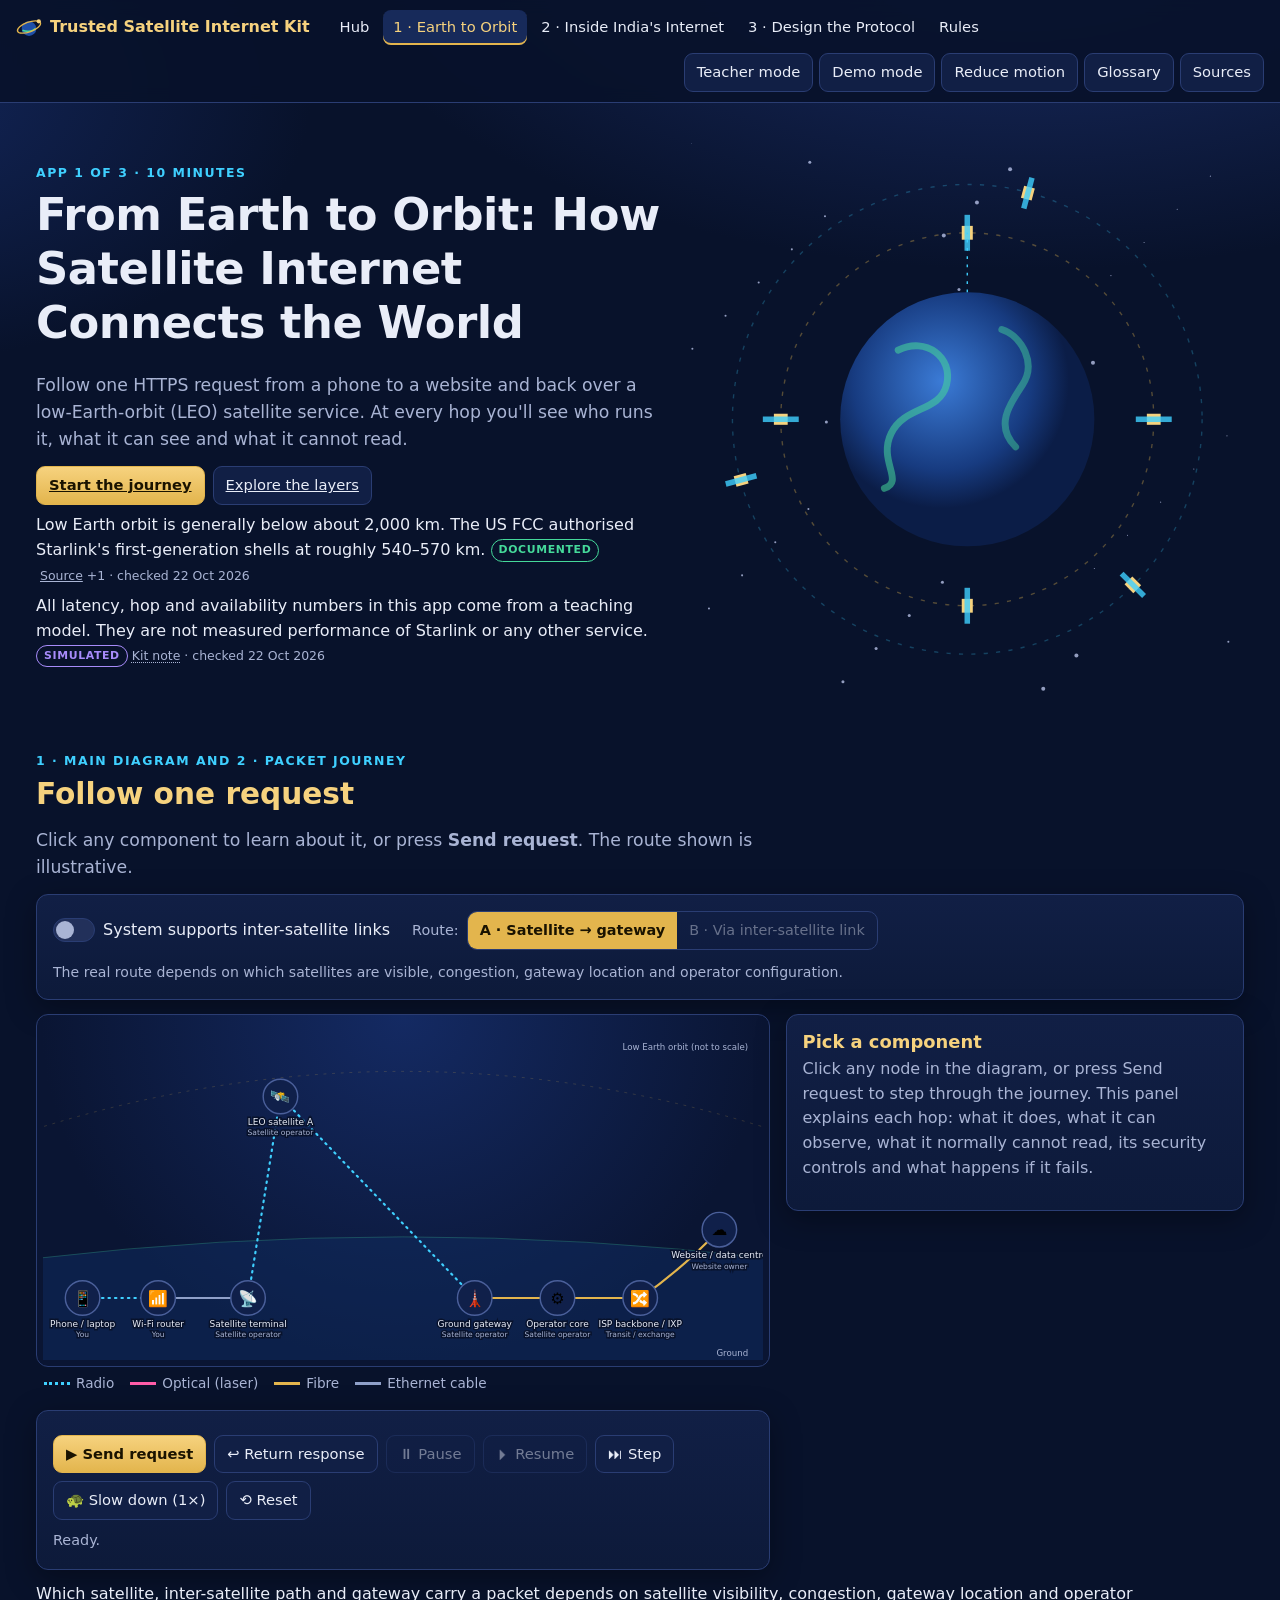
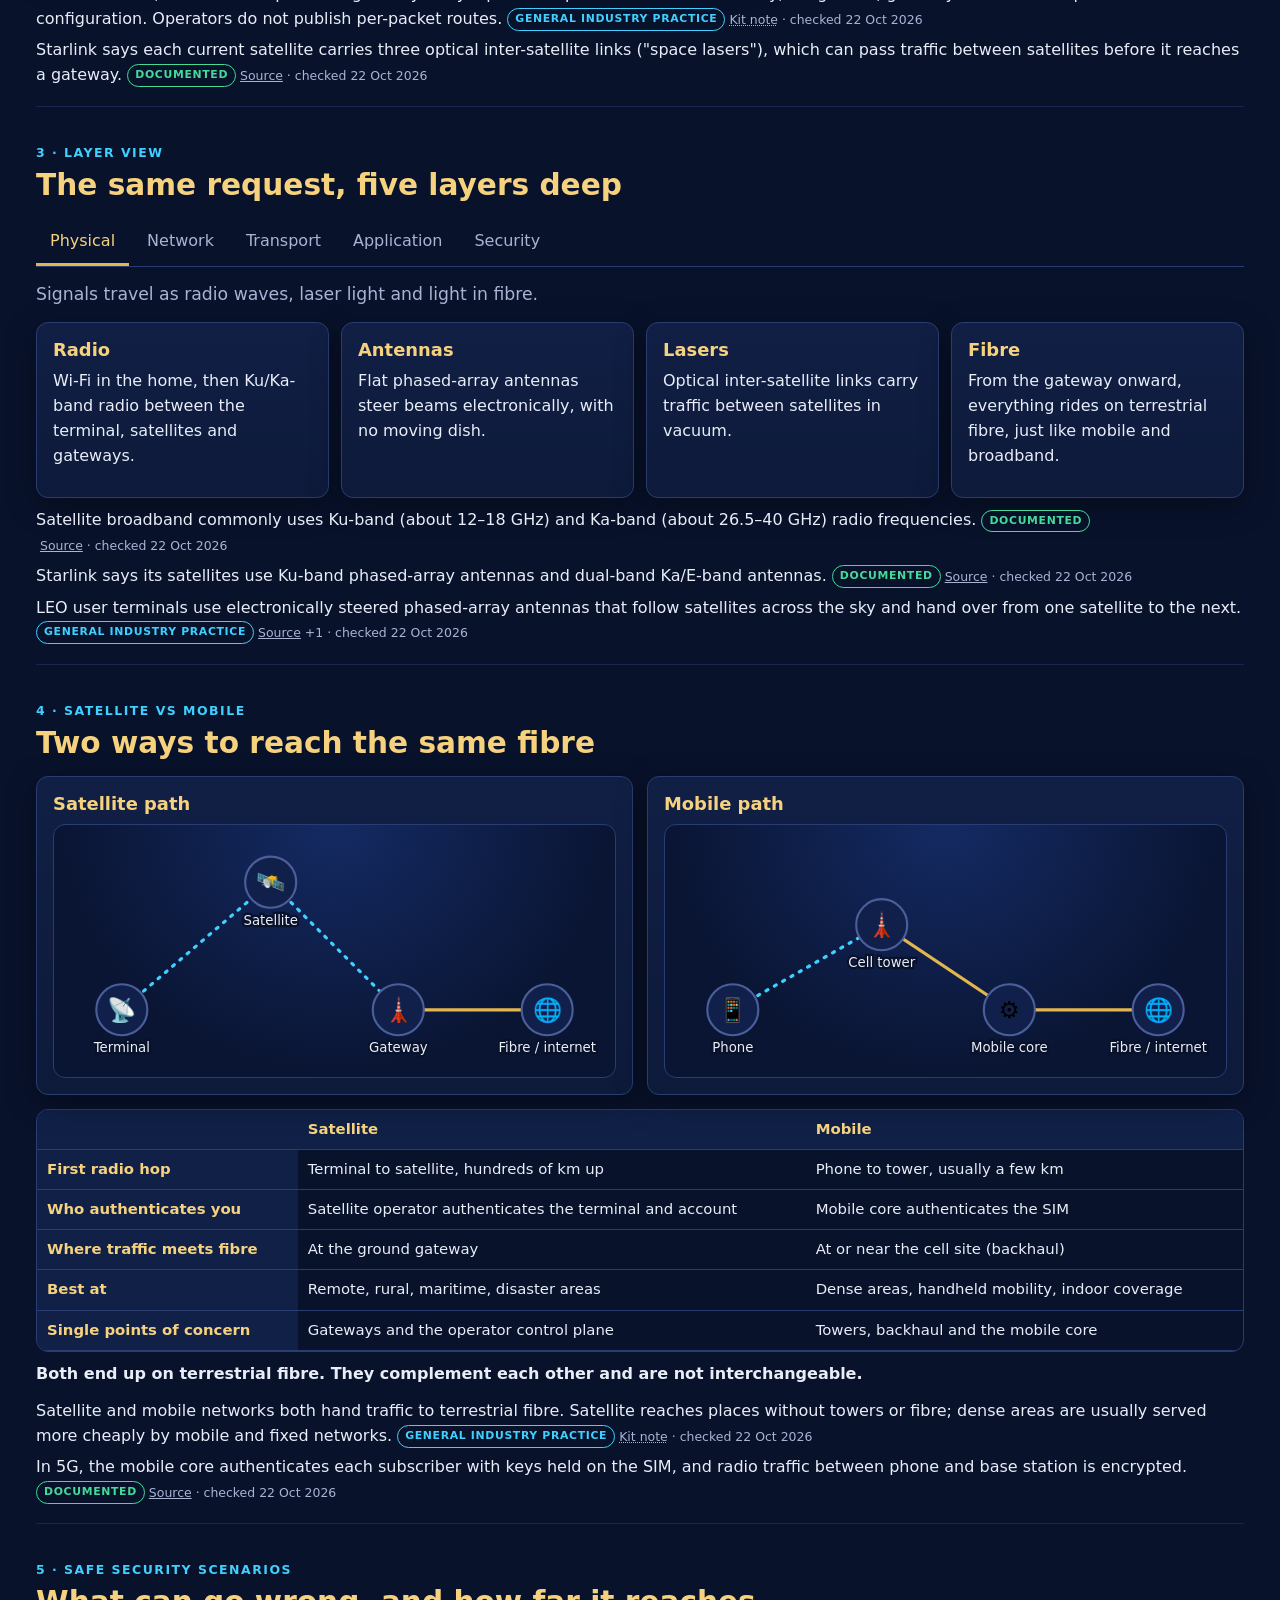
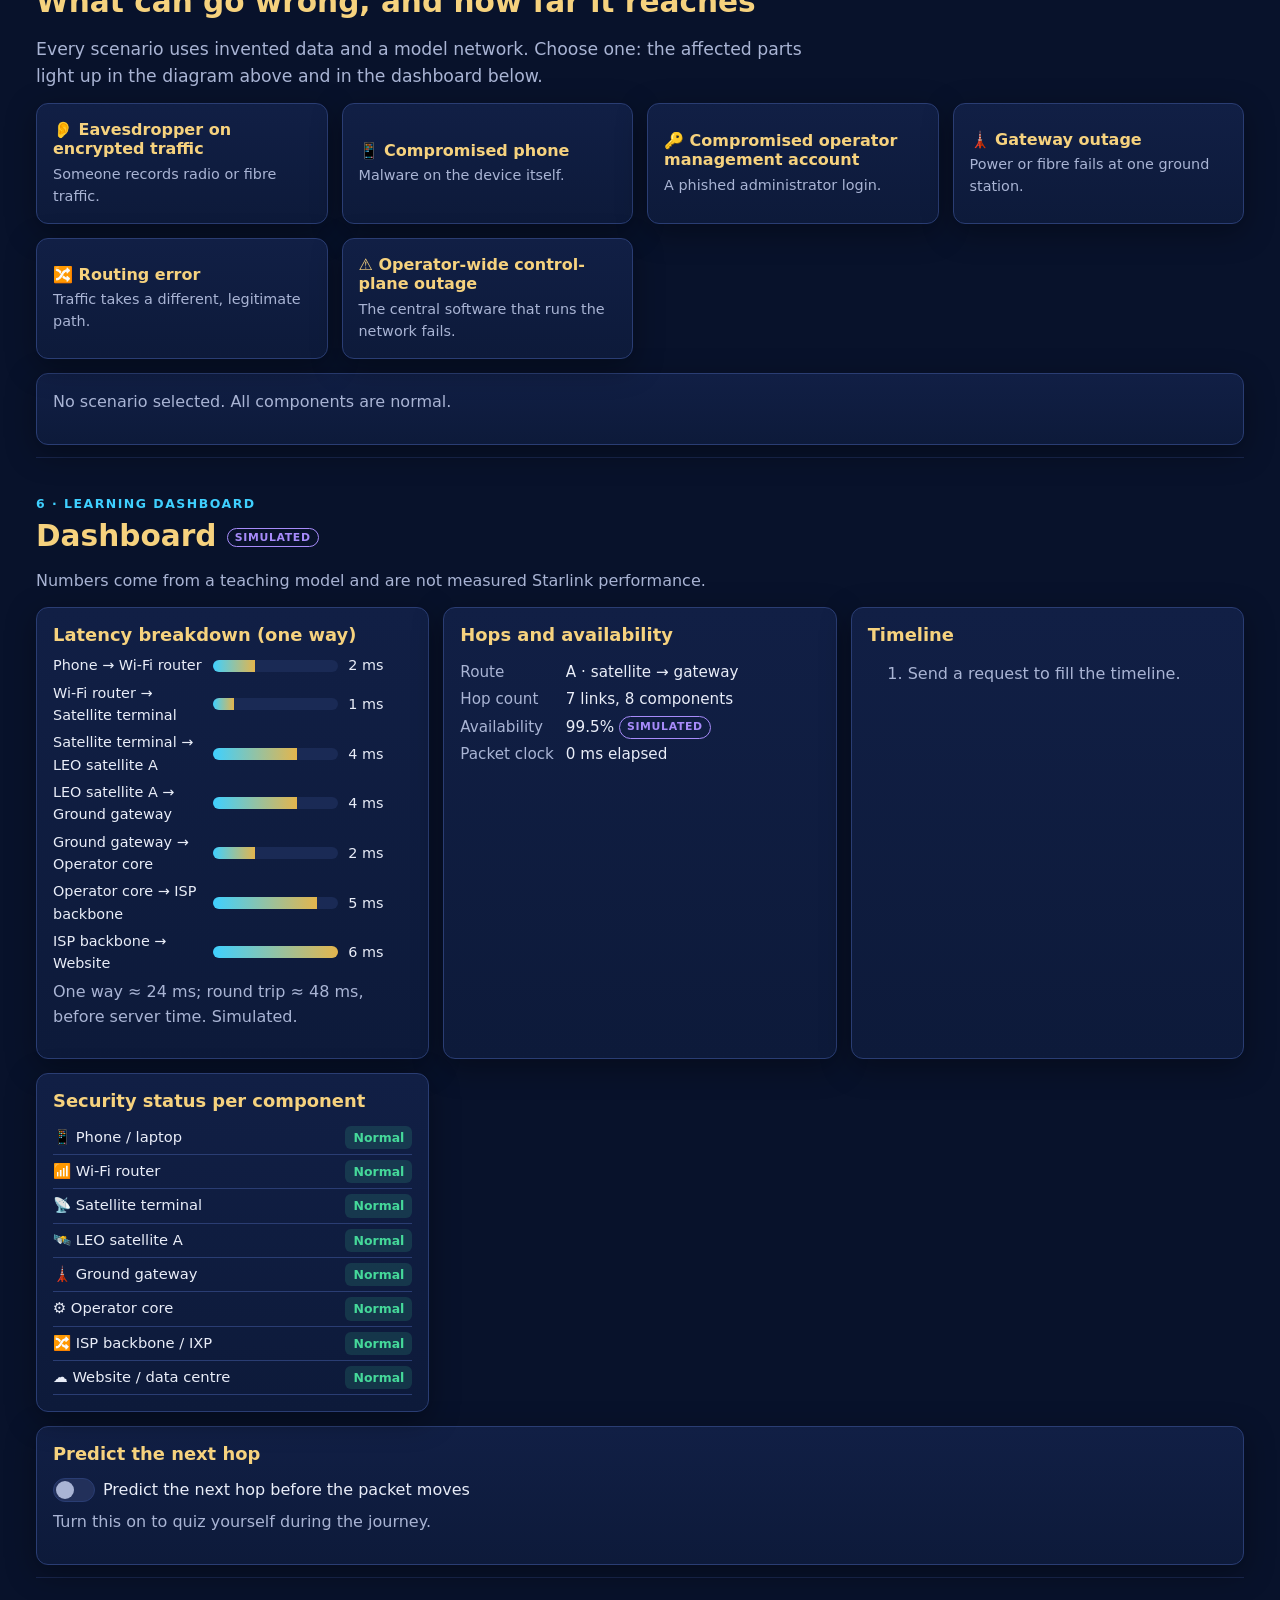
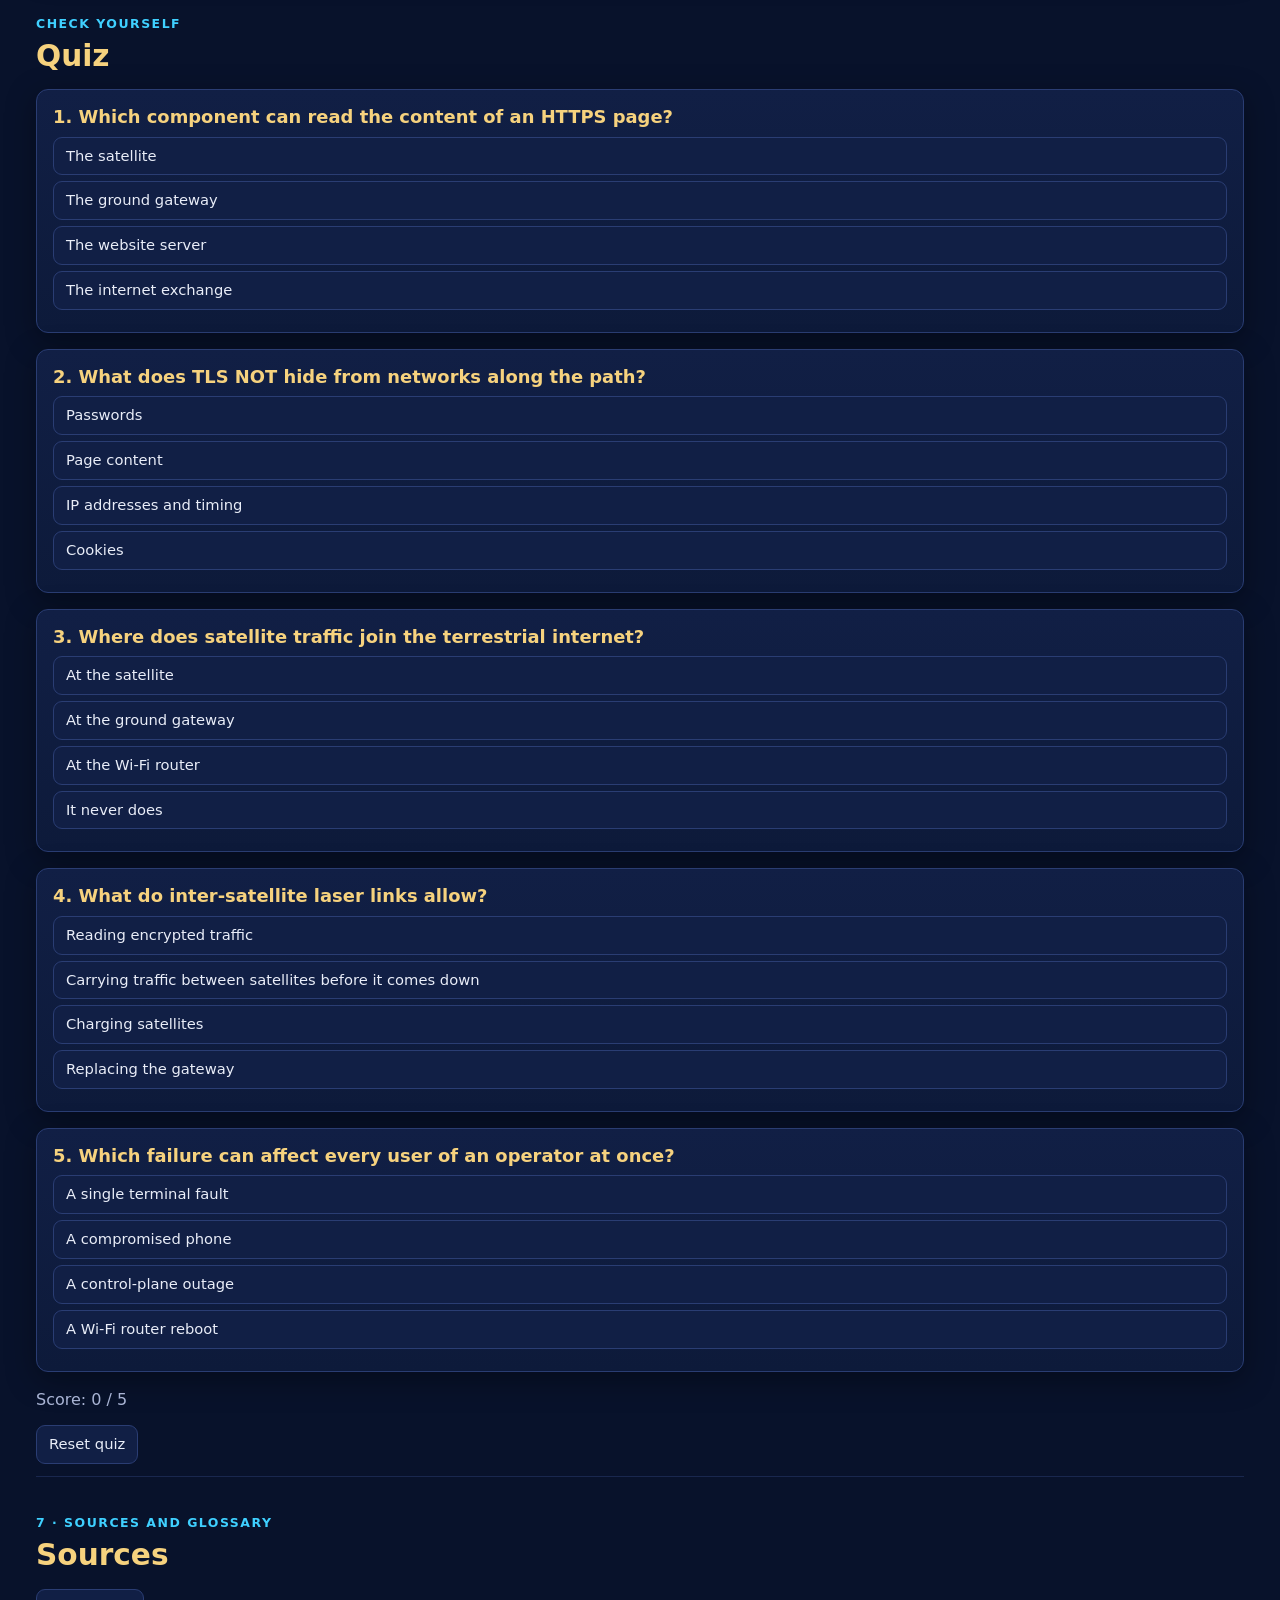
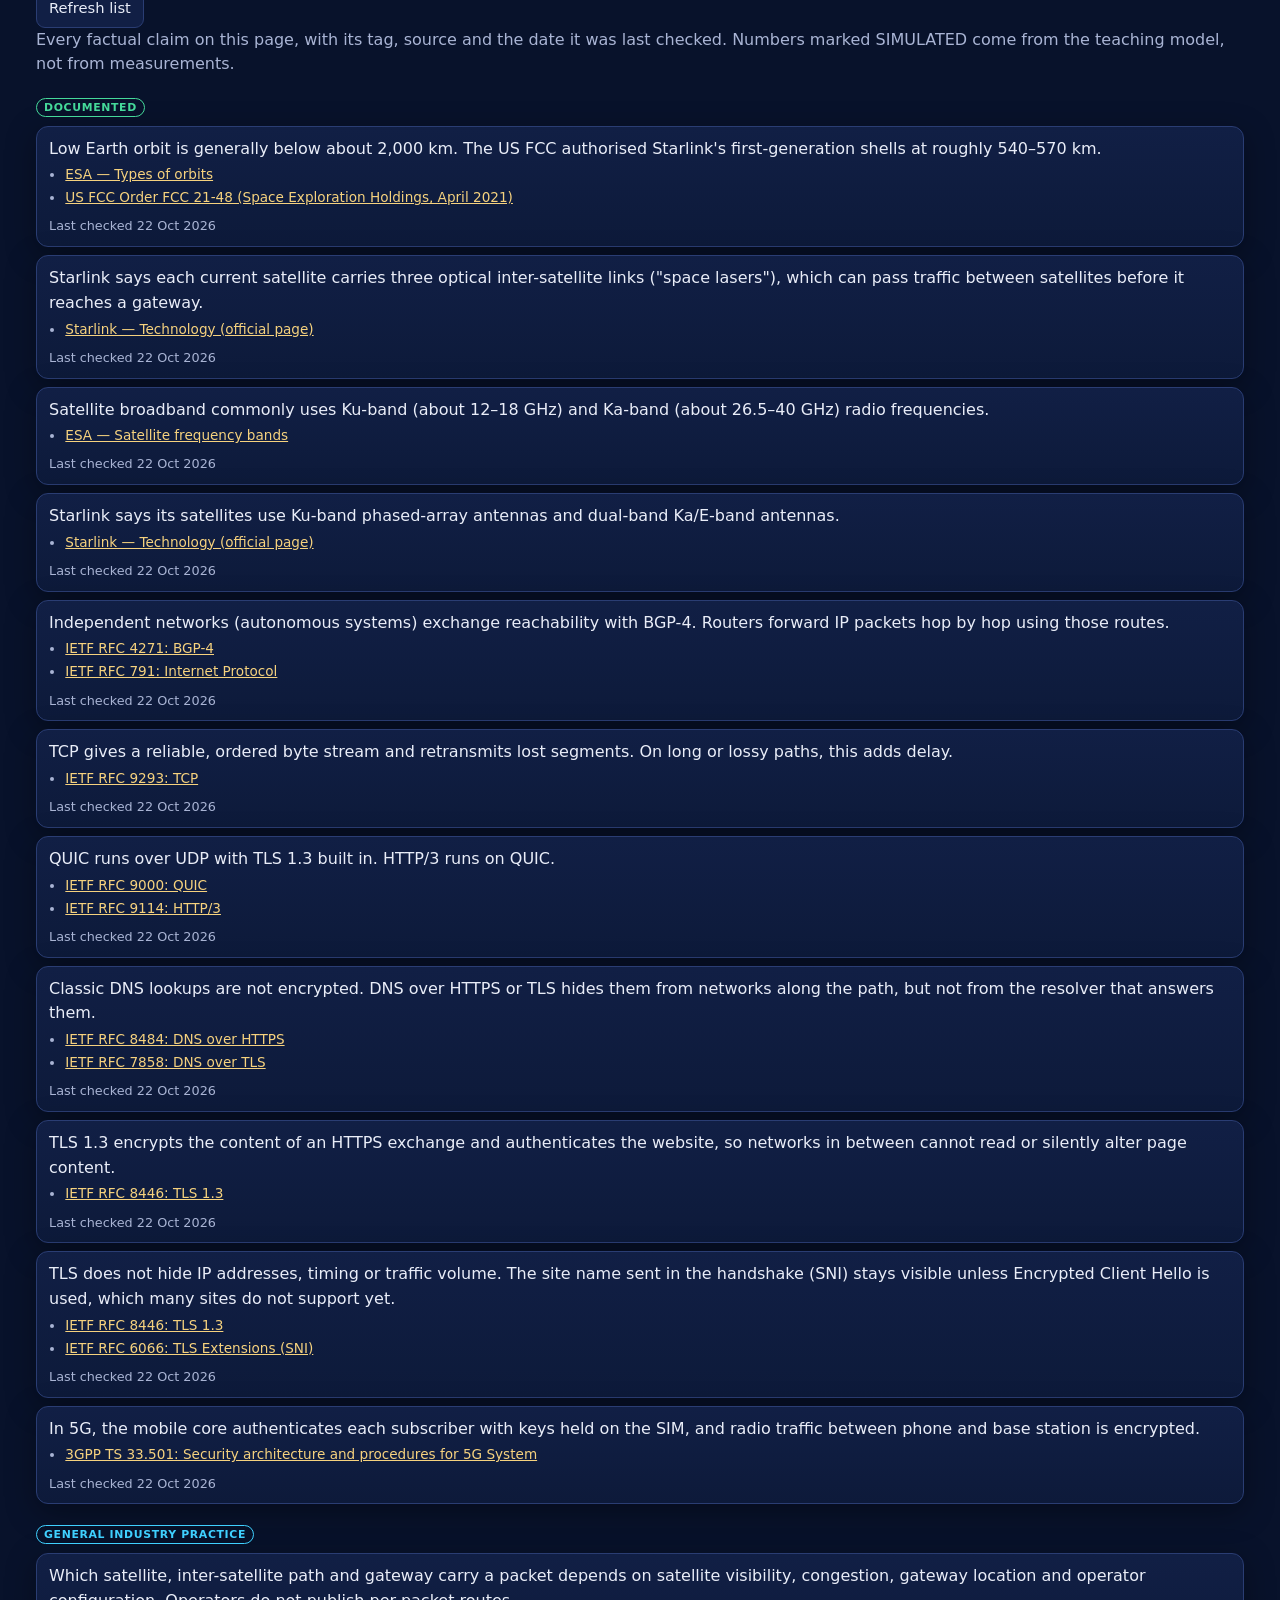
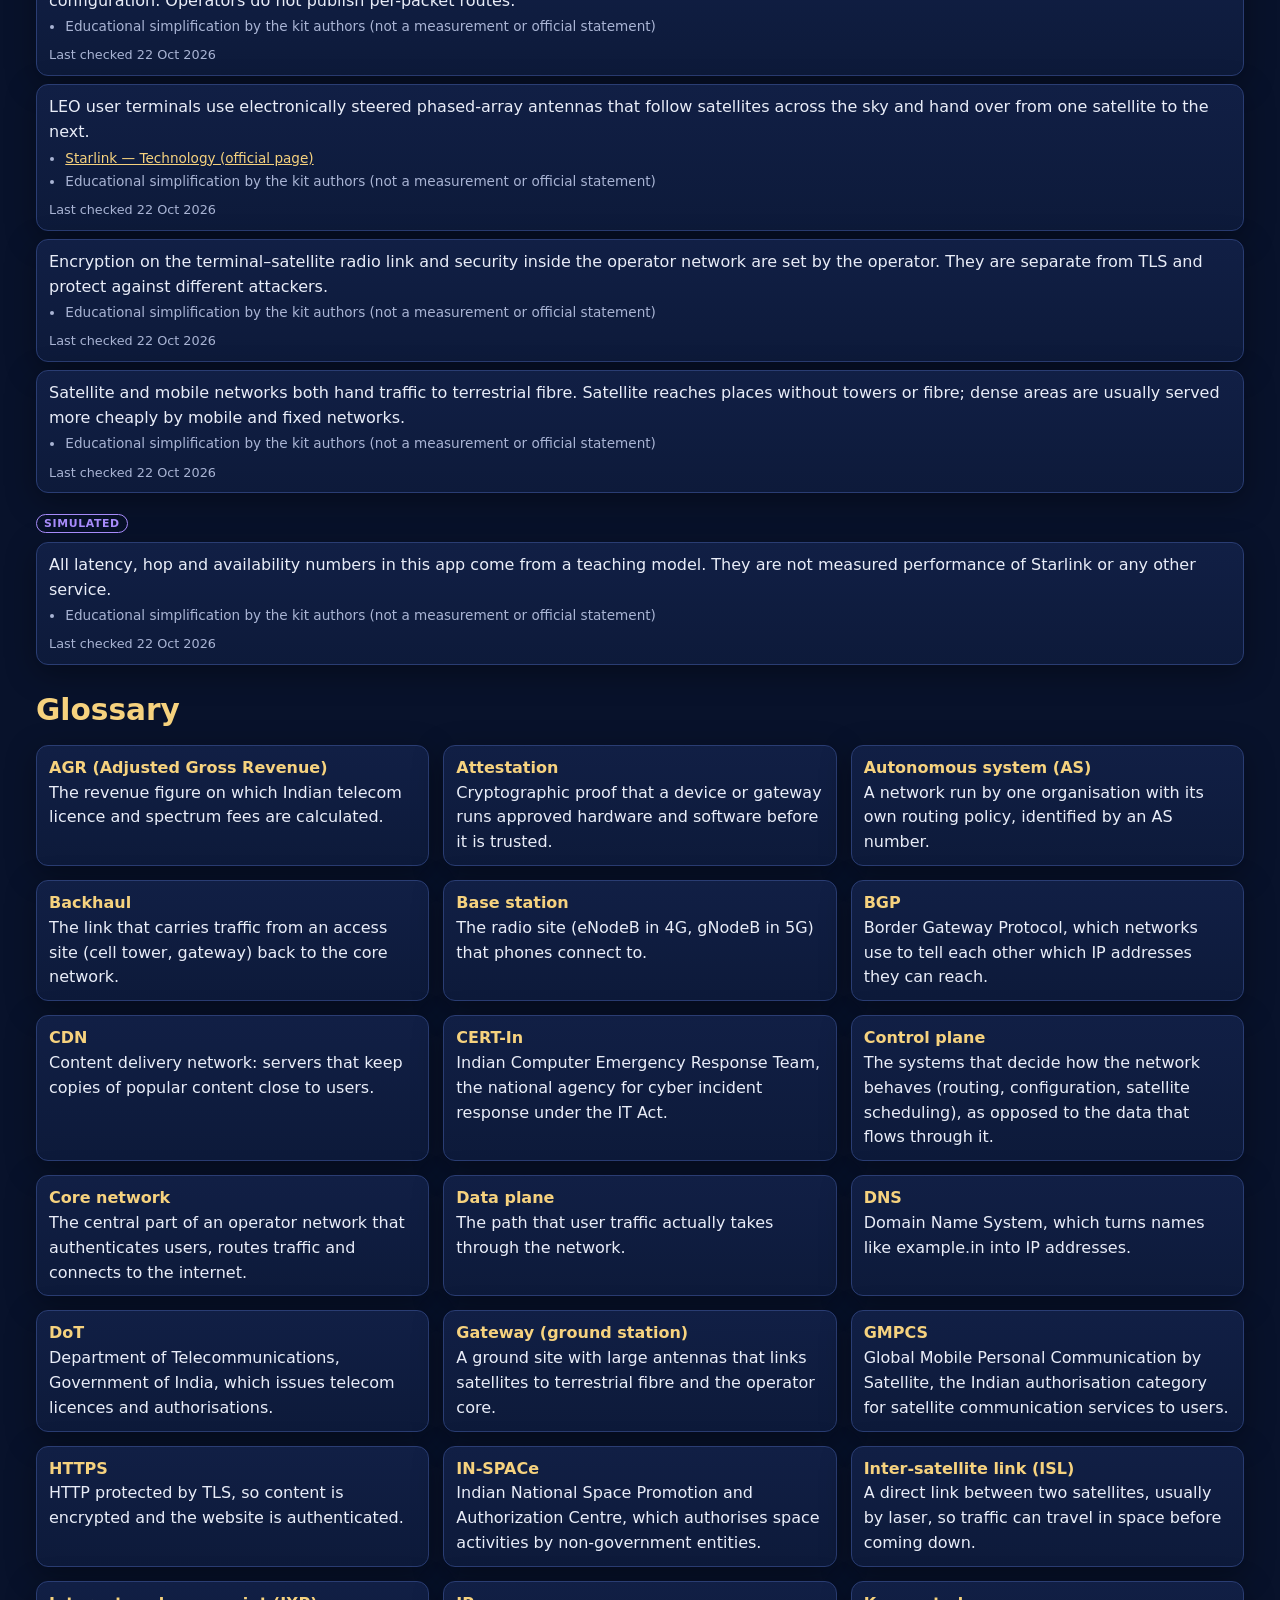
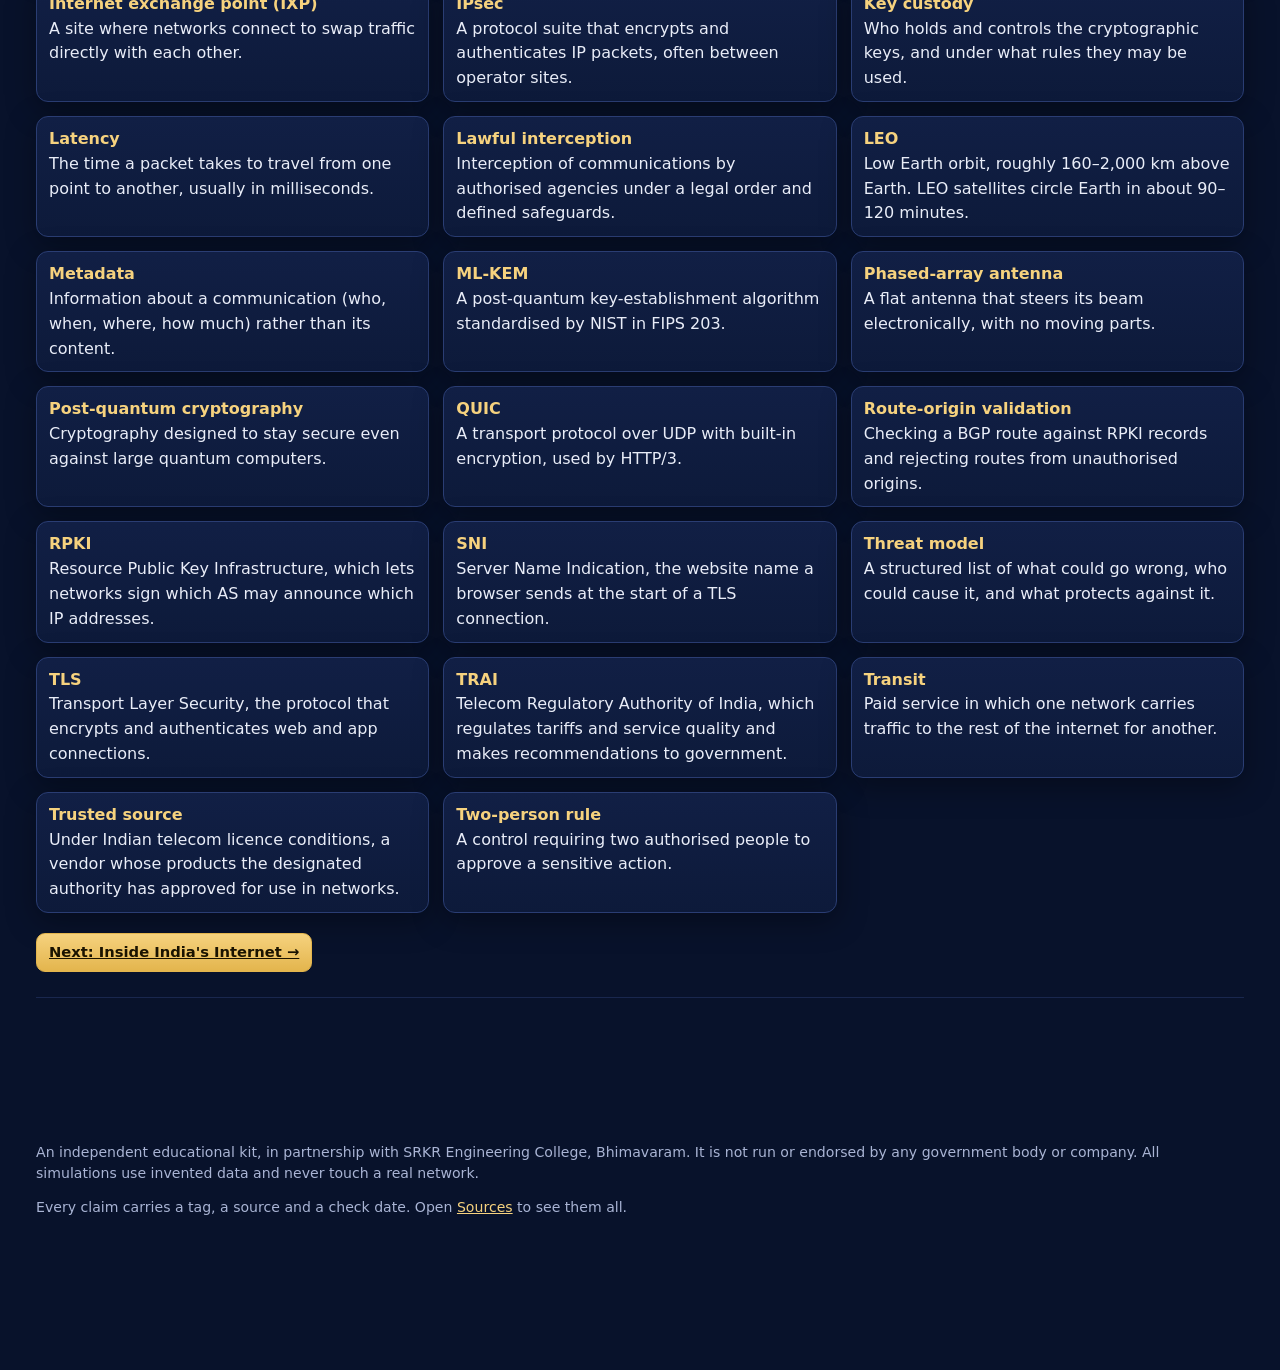
<file: src/app1.html>
<!doctype html>
<html lang="en">
<head>
<meta charset="utf-8">
<meta name="viewport" content="width=device-width, initial-scale=1">
<title>Earth to Orbit</title>
<meta name="description" content="How one HTTPS request travels from a phone to a website and back over a low-Earth-orbit satellite internet service.">
<link rel="stylesheet" href="shared/base.css">
<link rel="stylesheet" href="app1/app1.css">
</head>
<body>
<main id="main">
  <section class="hero" aria-labelledby="h1">
    <div class="hero-text">
      <div class="kicker">App 1 of 3 · 10 minutes</div>
      <h1 id="h1">From Earth to Orbit: How Satellite Internet Connects the World</h1>
      <p class="lead">Follow one HTTPS request from a phone to a website and back over a low-Earth-orbit (LEO) satellite service. At every hop you'll see who runs it, what it can see and what it cannot read.</p>
      <div class="btnrow">
        <a class="btn primary" href="#journey">Start the journey</a>
        <a class="btn" href="#layers">Explore the layers</a>
      </div>
      <div id="hero-claims"></div>
    </div>
    <div class="hero-art" id="hero-art" aria-hidden="true"></div>
  </section>

  <section class="block" id="journey" aria-labelledby="h-journey">
    <div class="kicker">1 · Main diagram and 2 · Packet journey</div>
    <h2 id="h-journey">Follow one request</h2>
    <p class="lead">Click any component to learn about it, or press <strong>Send request</strong>. The route shown is illustrative.</p>
    <div class="controls card" id="route-controls"></div>
    <div class="split" style="margin-top:14px">
      <div>
        <div class="diagram-wrap" id="main-diagram"></div>
        <div class="legend"><span class="l-radio">Radio</span><span class="l-laser">Optical (laser)</span><span class="l-fibre">Fibre</span><span class="l-wired">Ethernet cable</span></div>
        <div class="card" id="player" style="margin-top:10px"></div>
      </div>
      <aside class="card panel-sticky" id="hop-panel" aria-live="polite"></aside>
    </div>
    <div id="route-claims" style="margin-top:12px"></div>
  </section>

  <section class="block" id="layers" aria-labelledby="h-layers">
    <div class="kicker">3 · Layer view</div>
    <h2 id="h-layers">The same request, five layers deep</h2>
    <div id="layer-tabs"></div>
  </section>

  <section class="block" id="compare" aria-labelledby="h-compare">
    <div class="kicker">4 · Satellite vs mobile</div>
    <h2 id="h-compare">Two ways to reach the same fibre</h2>
    <div class="grid g2" id="compare-grid"></div>
    <div class="tablewrap" style="margin-top:14px" id="compare-table"></div>
    <div id="compare-claims" style="margin-top:10px"></div>
  </section>

  <section class="block" id="scenarios" aria-labelledby="h-scen">
    <div class="kicker">5 · Safe security scenarios</div>
    <h2 id="h-scen">What can go wrong, and how far it reaches</h2>
    <p class="lead">Every scenario uses invented data and a model network. Choose one: the affected parts light up in the diagram above and in the dashboard below.</p>
    <div class="grid g3" id="scen-cards"></div>
    <div class="card" id="scen-detail" style="margin-top:14px" aria-live="polite"></div>
  </section>

  <section class="block" id="dashboard" aria-labelledby="h-dash">
    <div class="kicker">6 · Learning dashboard</div>
    <h2 id="h-dash">Dashboard <span class="chip t-simulated">SIMULATED</span></h2>
    <p class="muted">Numbers come from a teaching model and are not measured Starlink performance.</p>
    <div class="grid g2">
      <div class="card"><h3>Latency breakdown (one way)</h3><div id="lat-bars"></div><p id="lat-total" class="muted"></p></div>
      <div class="card"><h3>Hops and availability</h3><div id="stats"></div></div>
      <div class="card"><h3>Timeline</h3><ol id="timeline" class="tight"></ol></div>
      <div class="card"><h3>Security status per component</h3><div id="sec-status"></div></div>
    </div>
    <div class="card" style="margin-top:14px" id="predict"></div>
  </section>

  <section class="block" id="quiz-sec" aria-labelledby="h-quiz">
    <div class="kicker">Check yourself</div>
    <h2 id="h-quiz">Quiz</h2>
    <div id="quiz"></div>
  </section>

  <section class="block" id="sources-sec" aria-labelledby="h-src">
    <div class="kicker">7 · Sources and glossary</div>
    <h2 id="h-src">Sources</h2>
    <div id="sources-list"></div>
    <h2 style="margin-top:28px">Glossary</h2>
    <div id="glossary-list"></div>
    <p style="margin-top:20px"><a class="btn primary" href="app2.html">Next: Inside India's Internet →</a></p>
  </section>
</main>
<script src="data/claims.js"></script>
<script src="data/glossary.js"></script>
<script src="shared/shell.js"></script>
<script src="shared/netdiagram.js"></script>
<script src="app1/app1.js"></script>
</body>
</html>
</file>
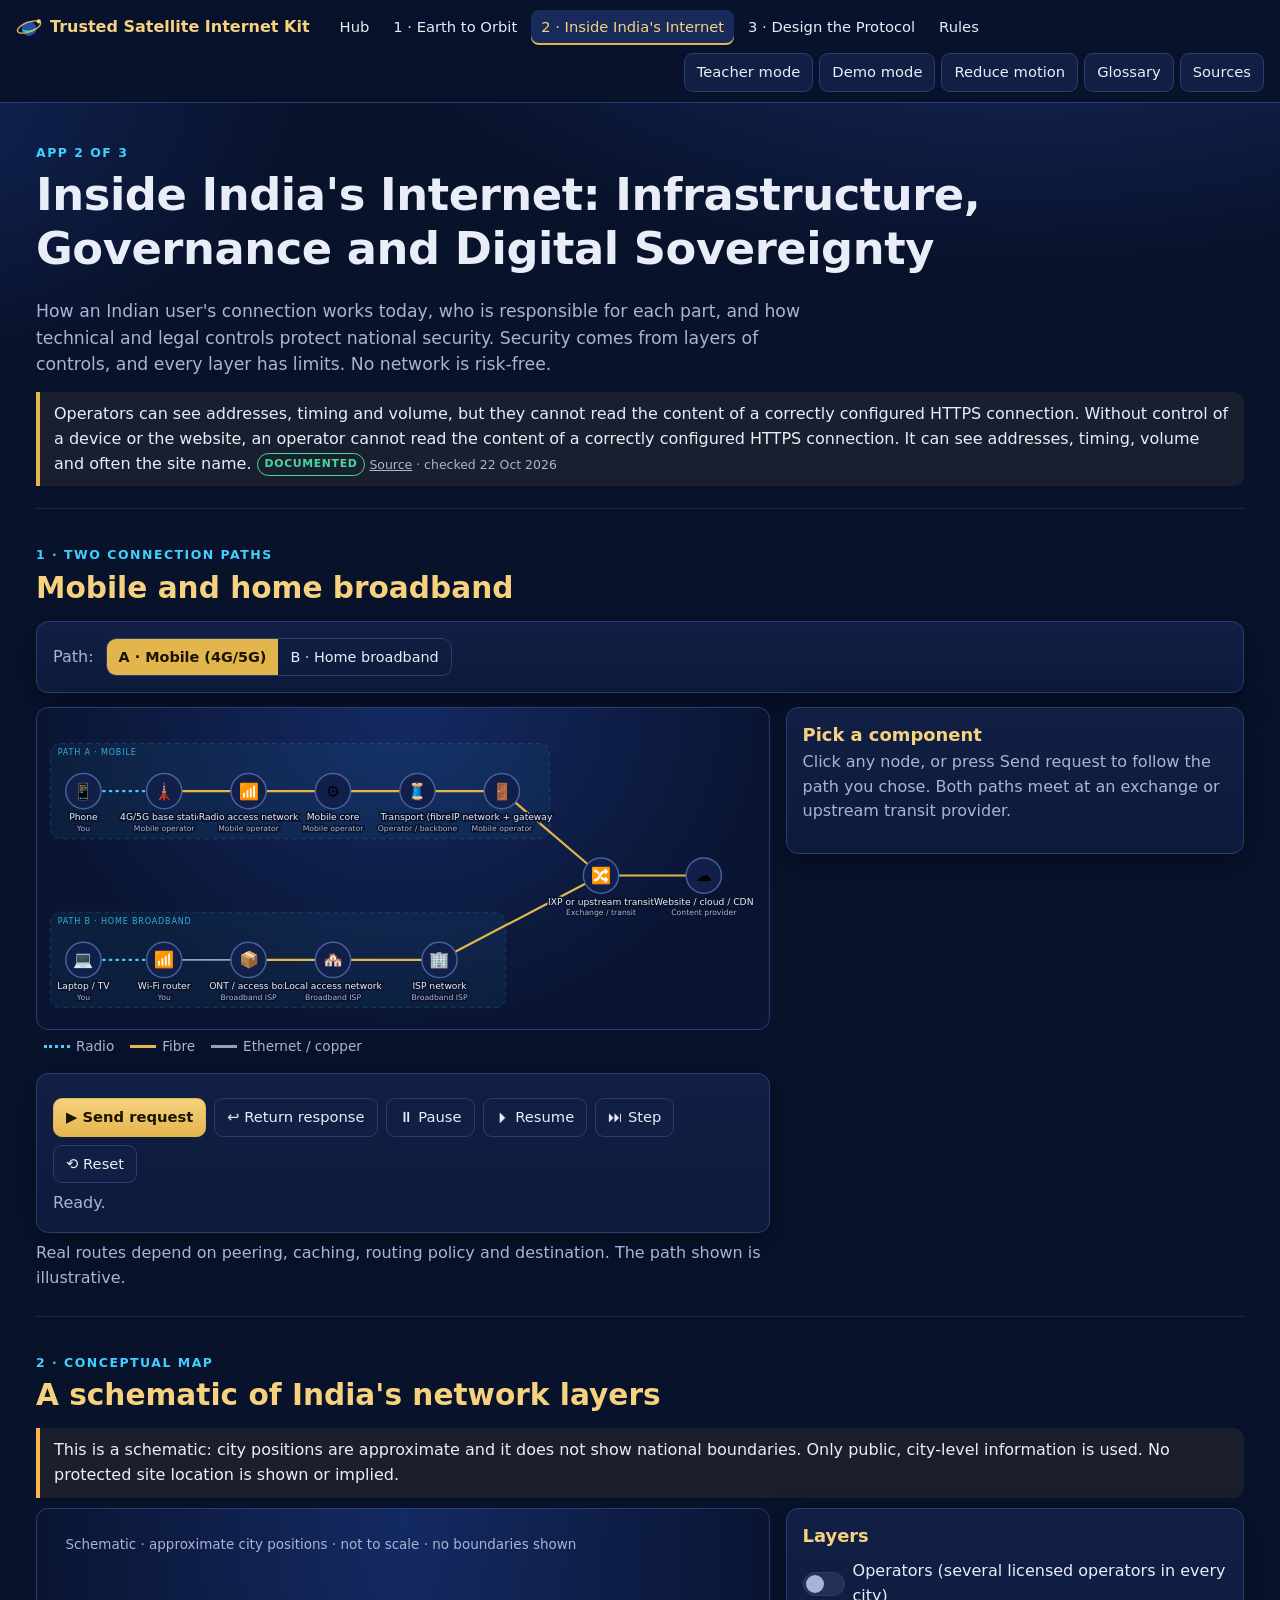
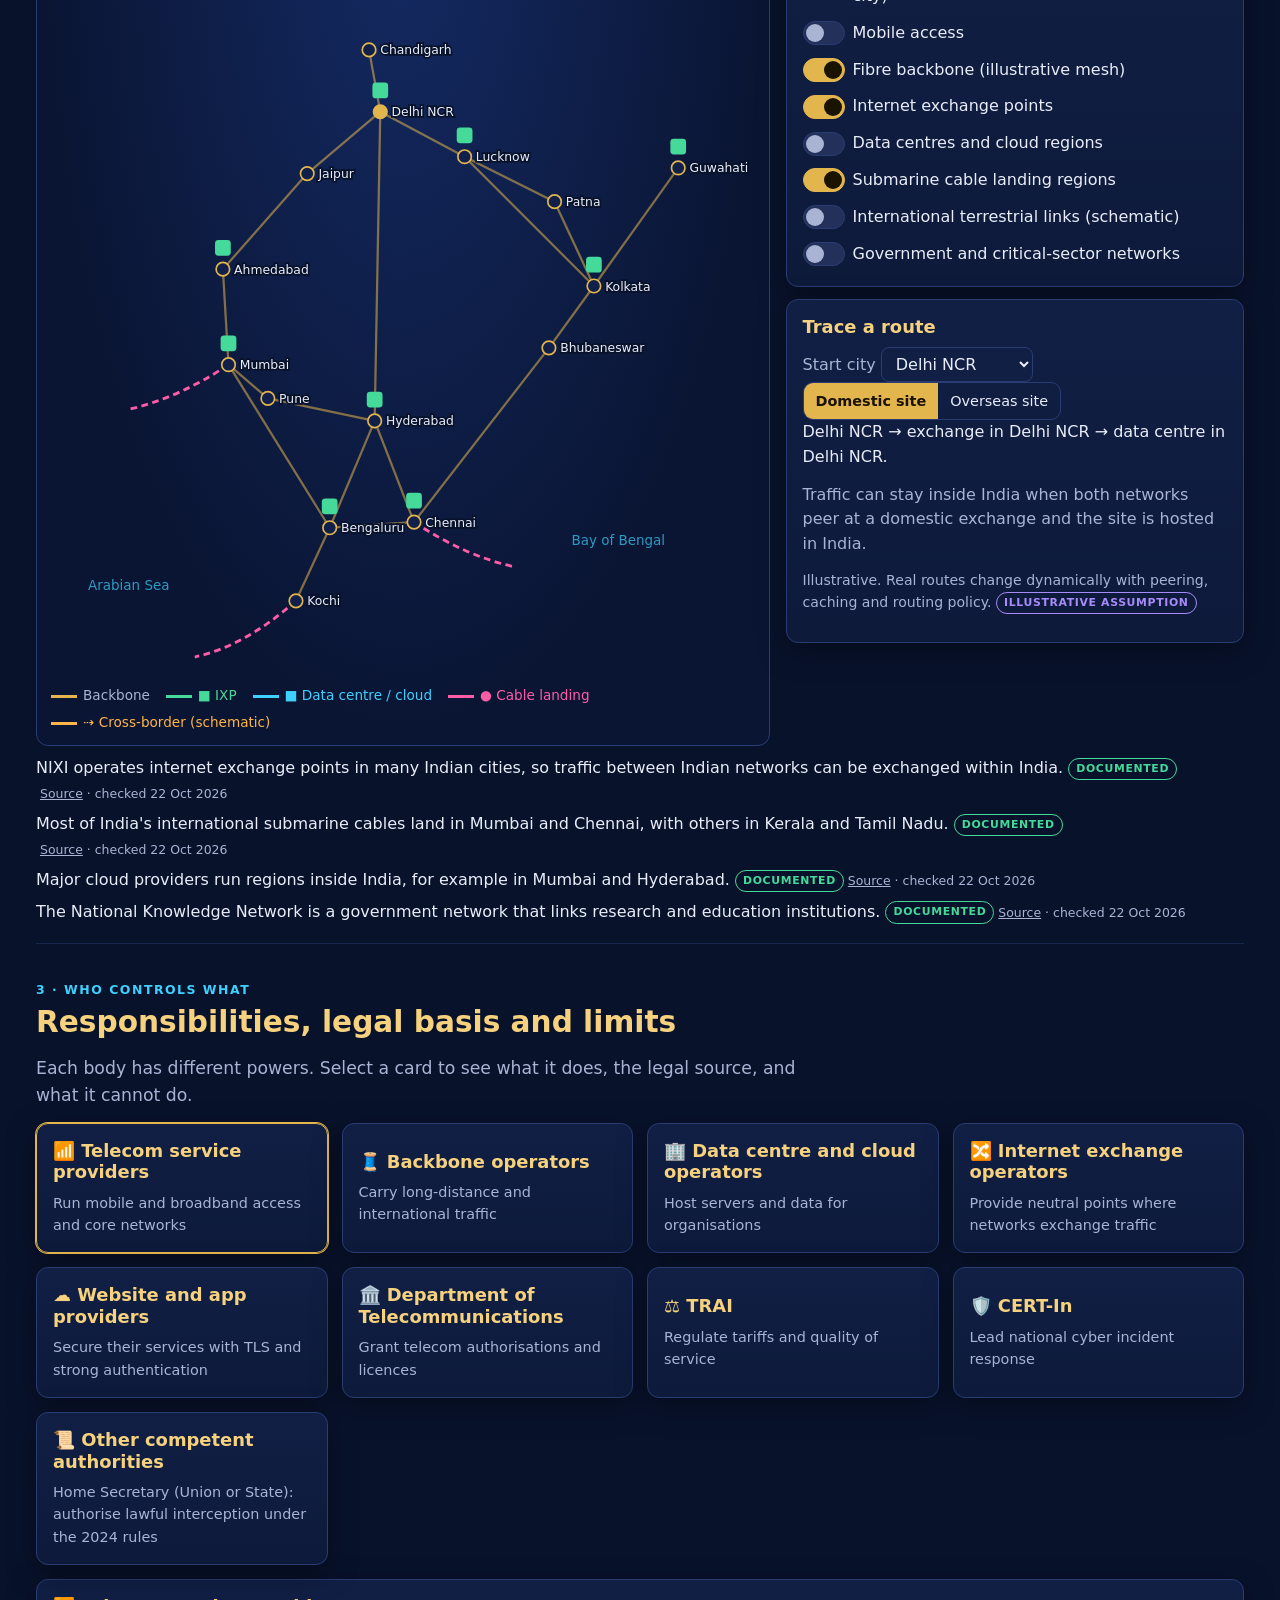
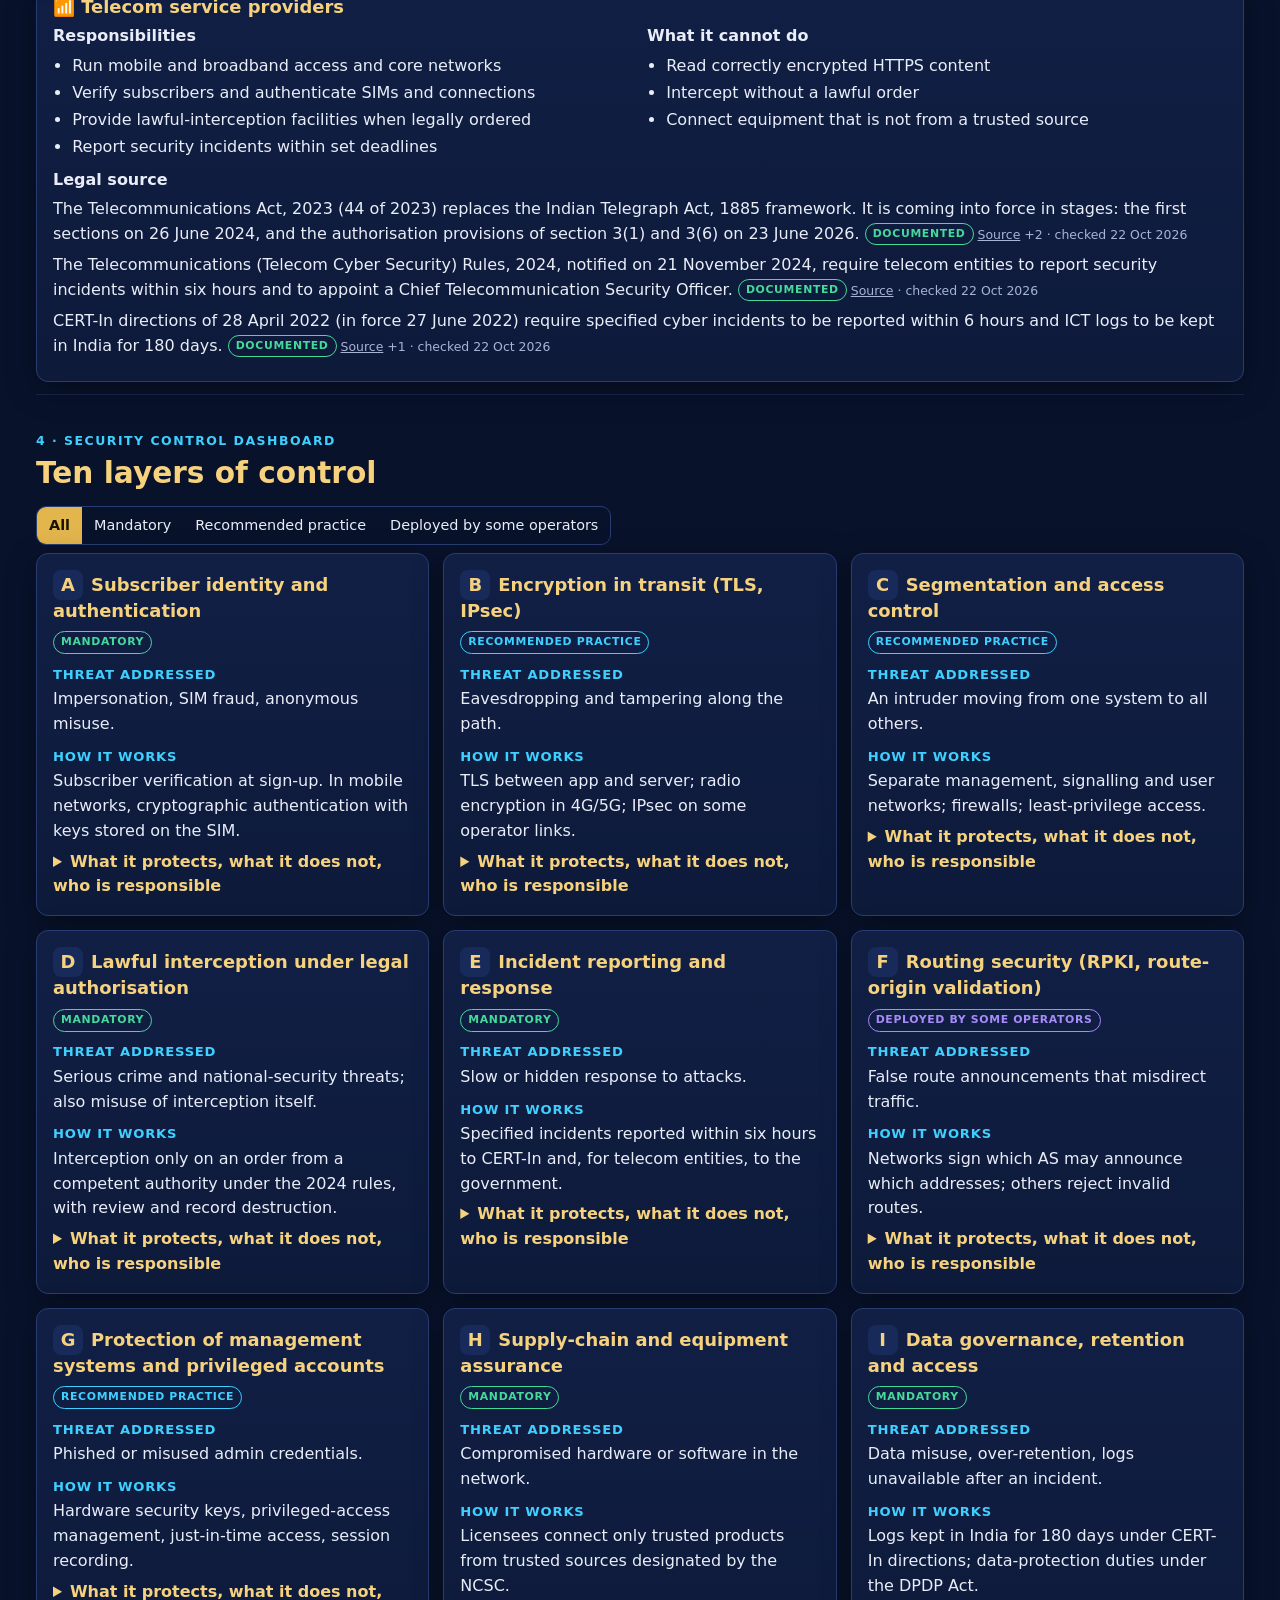
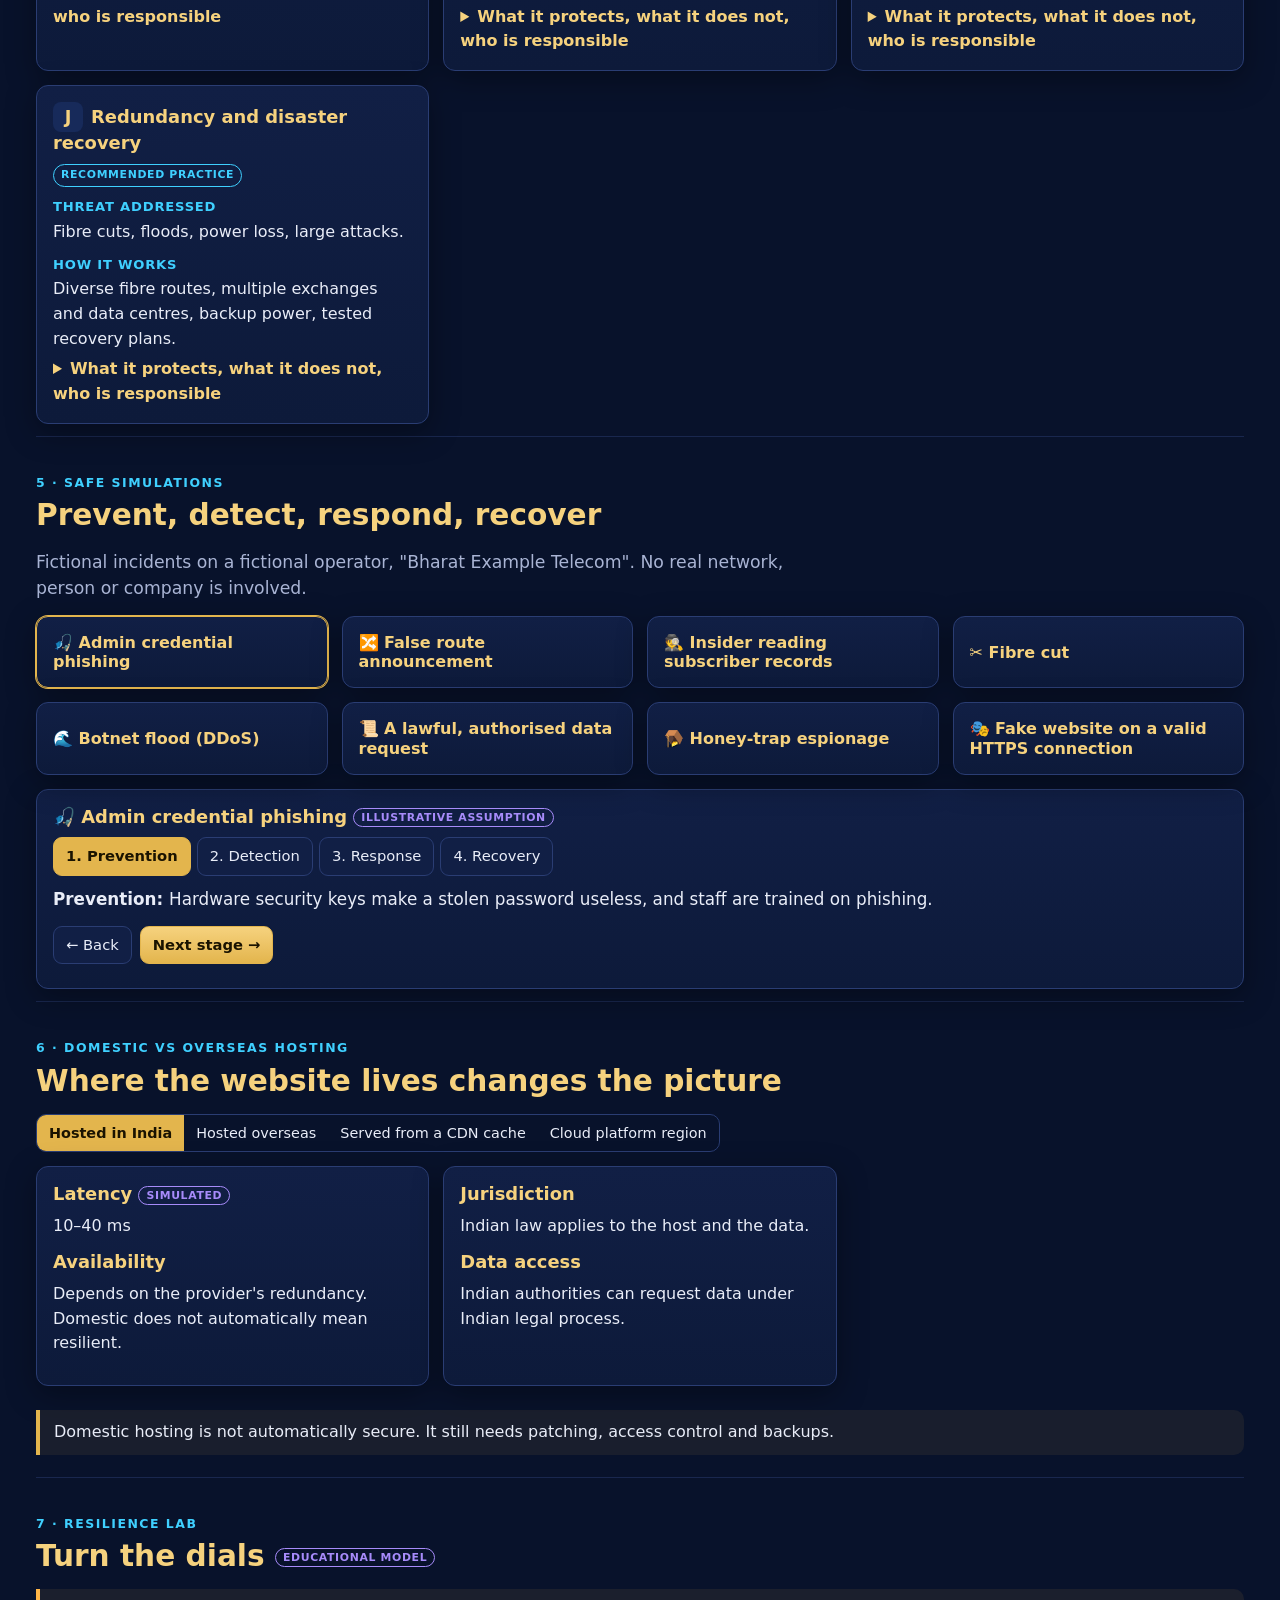
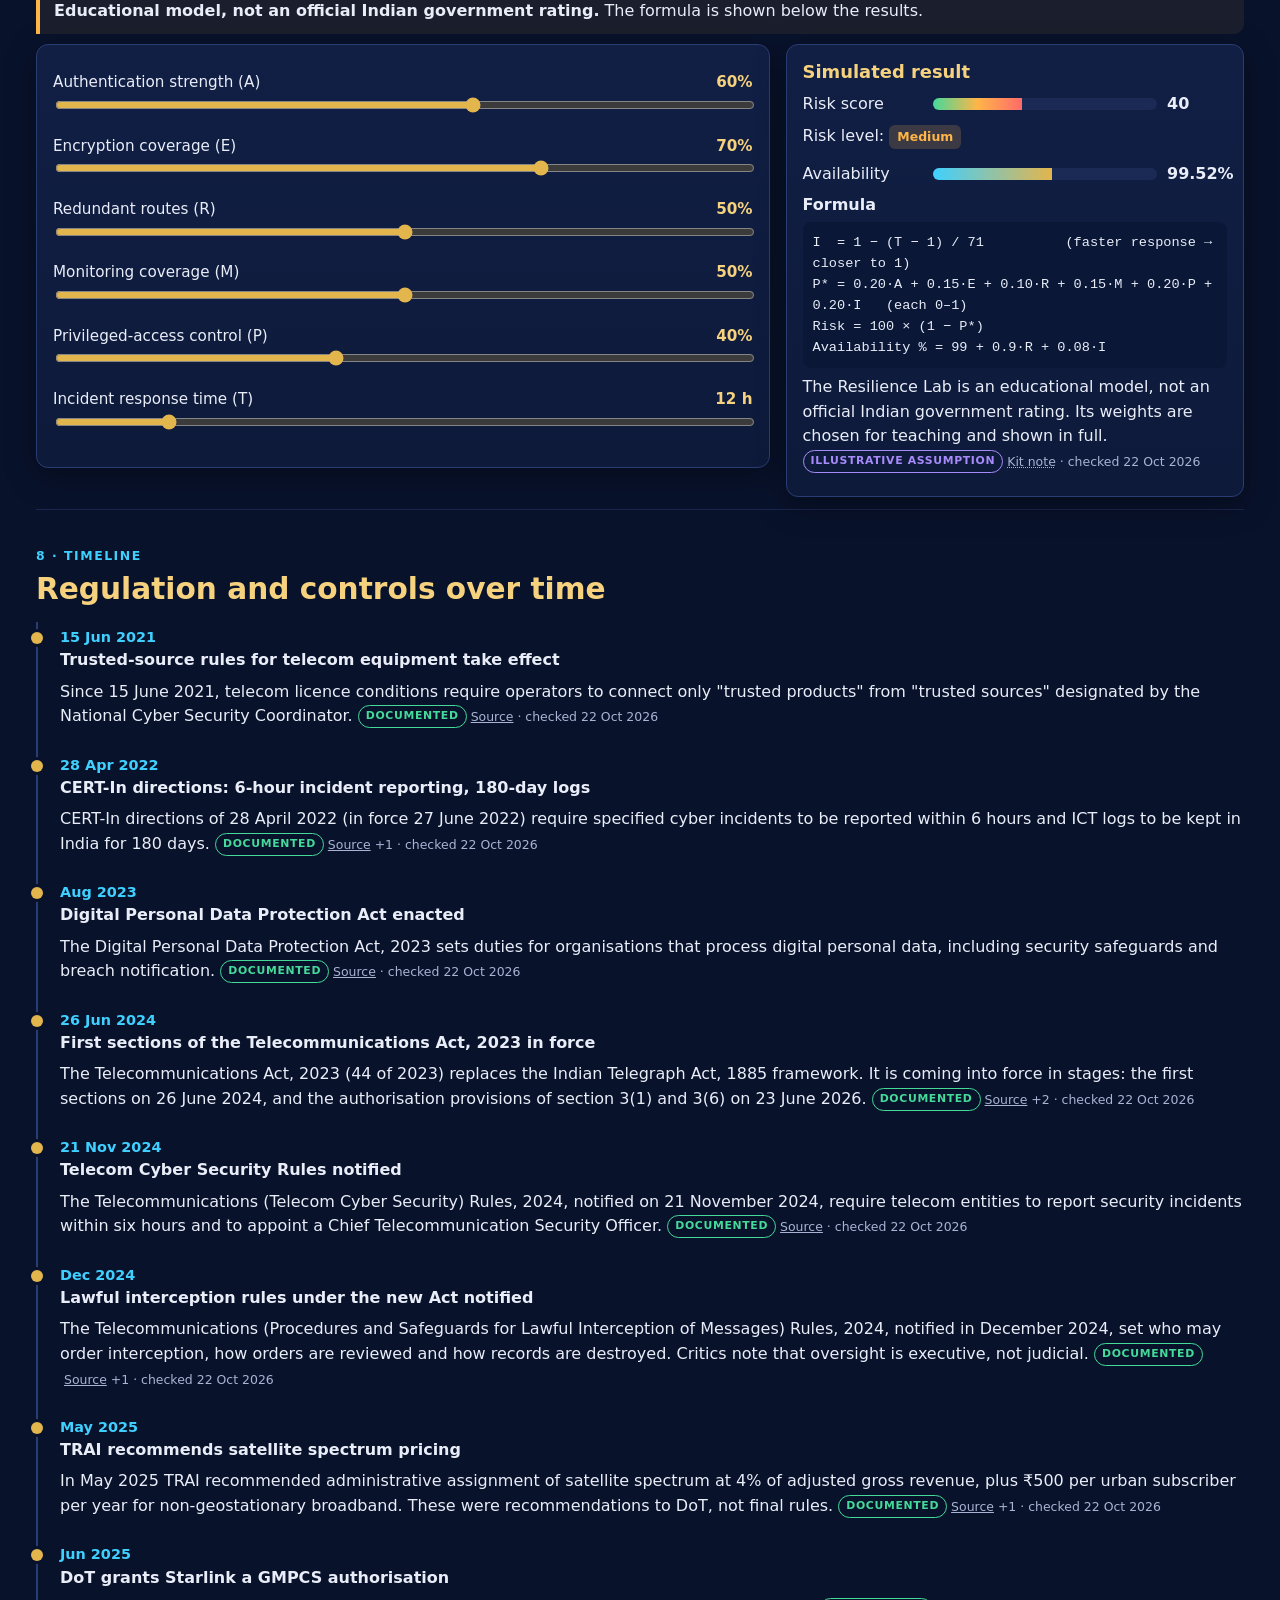
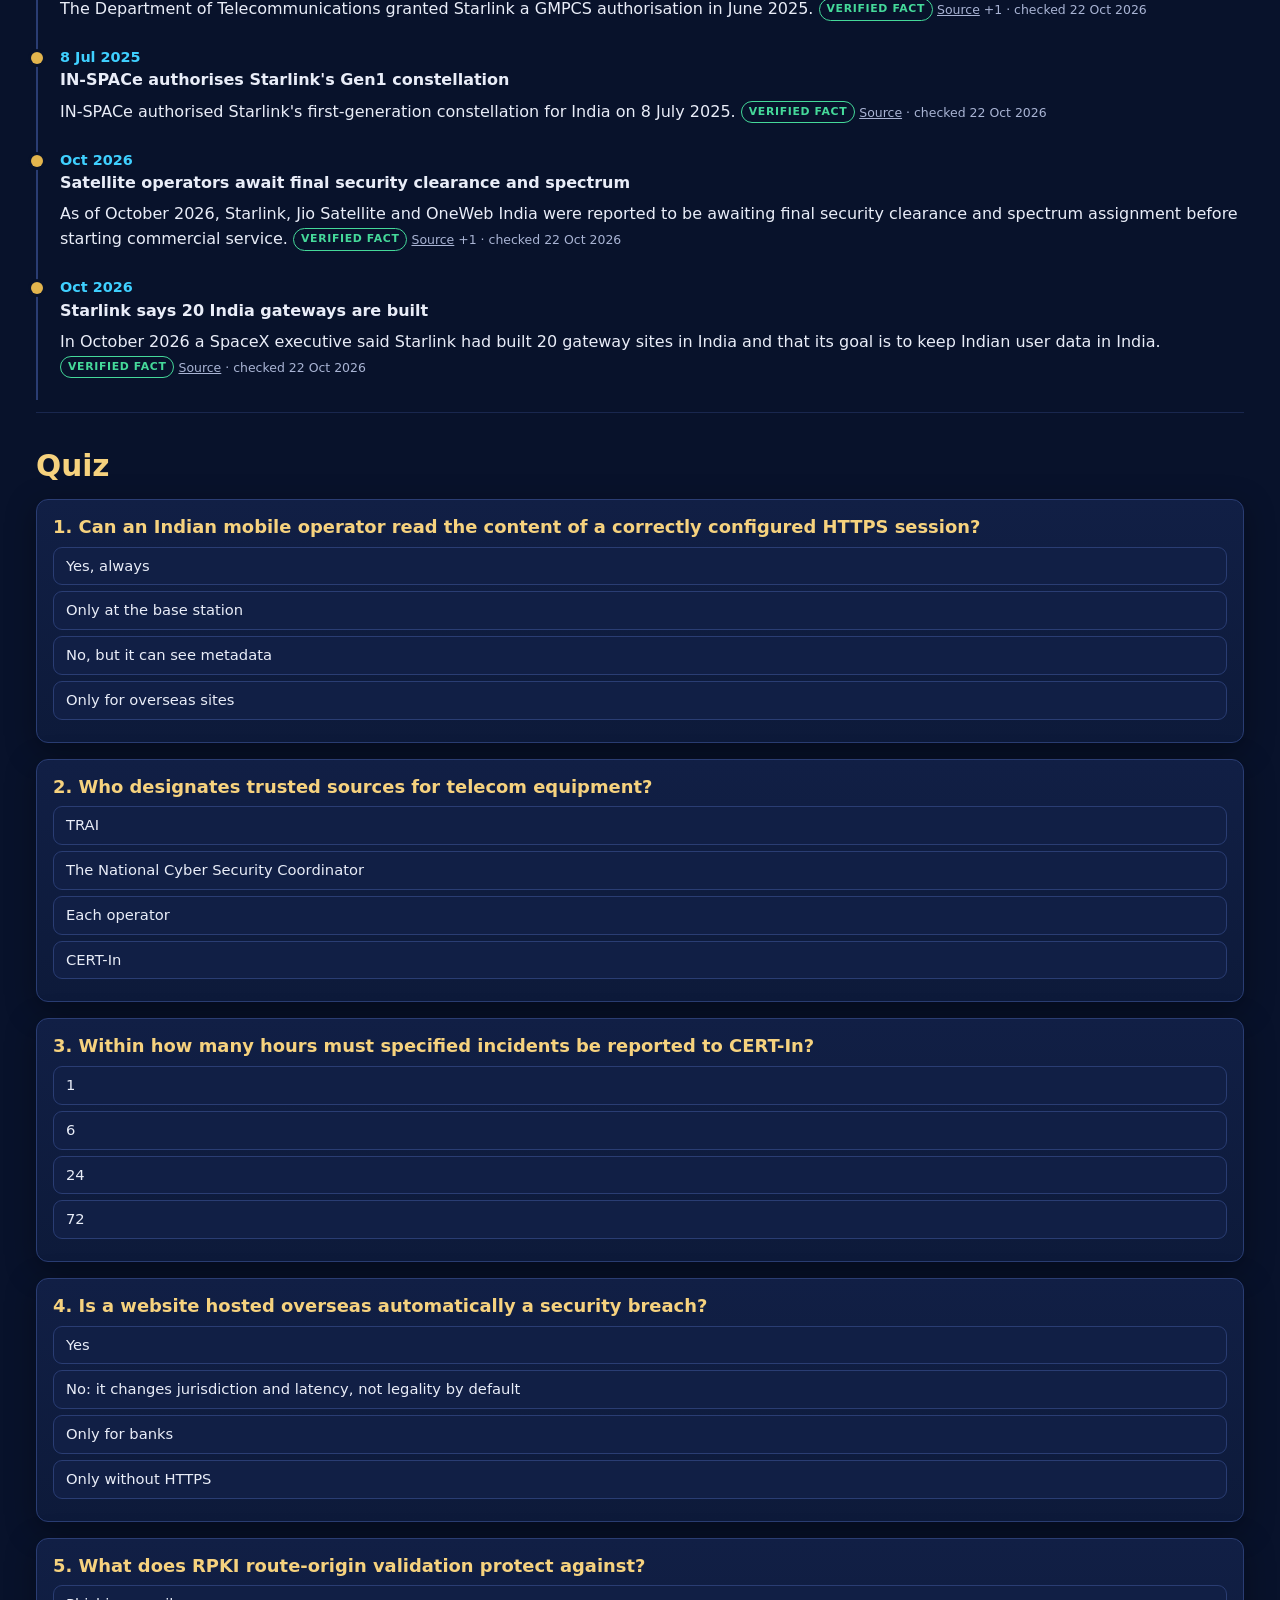
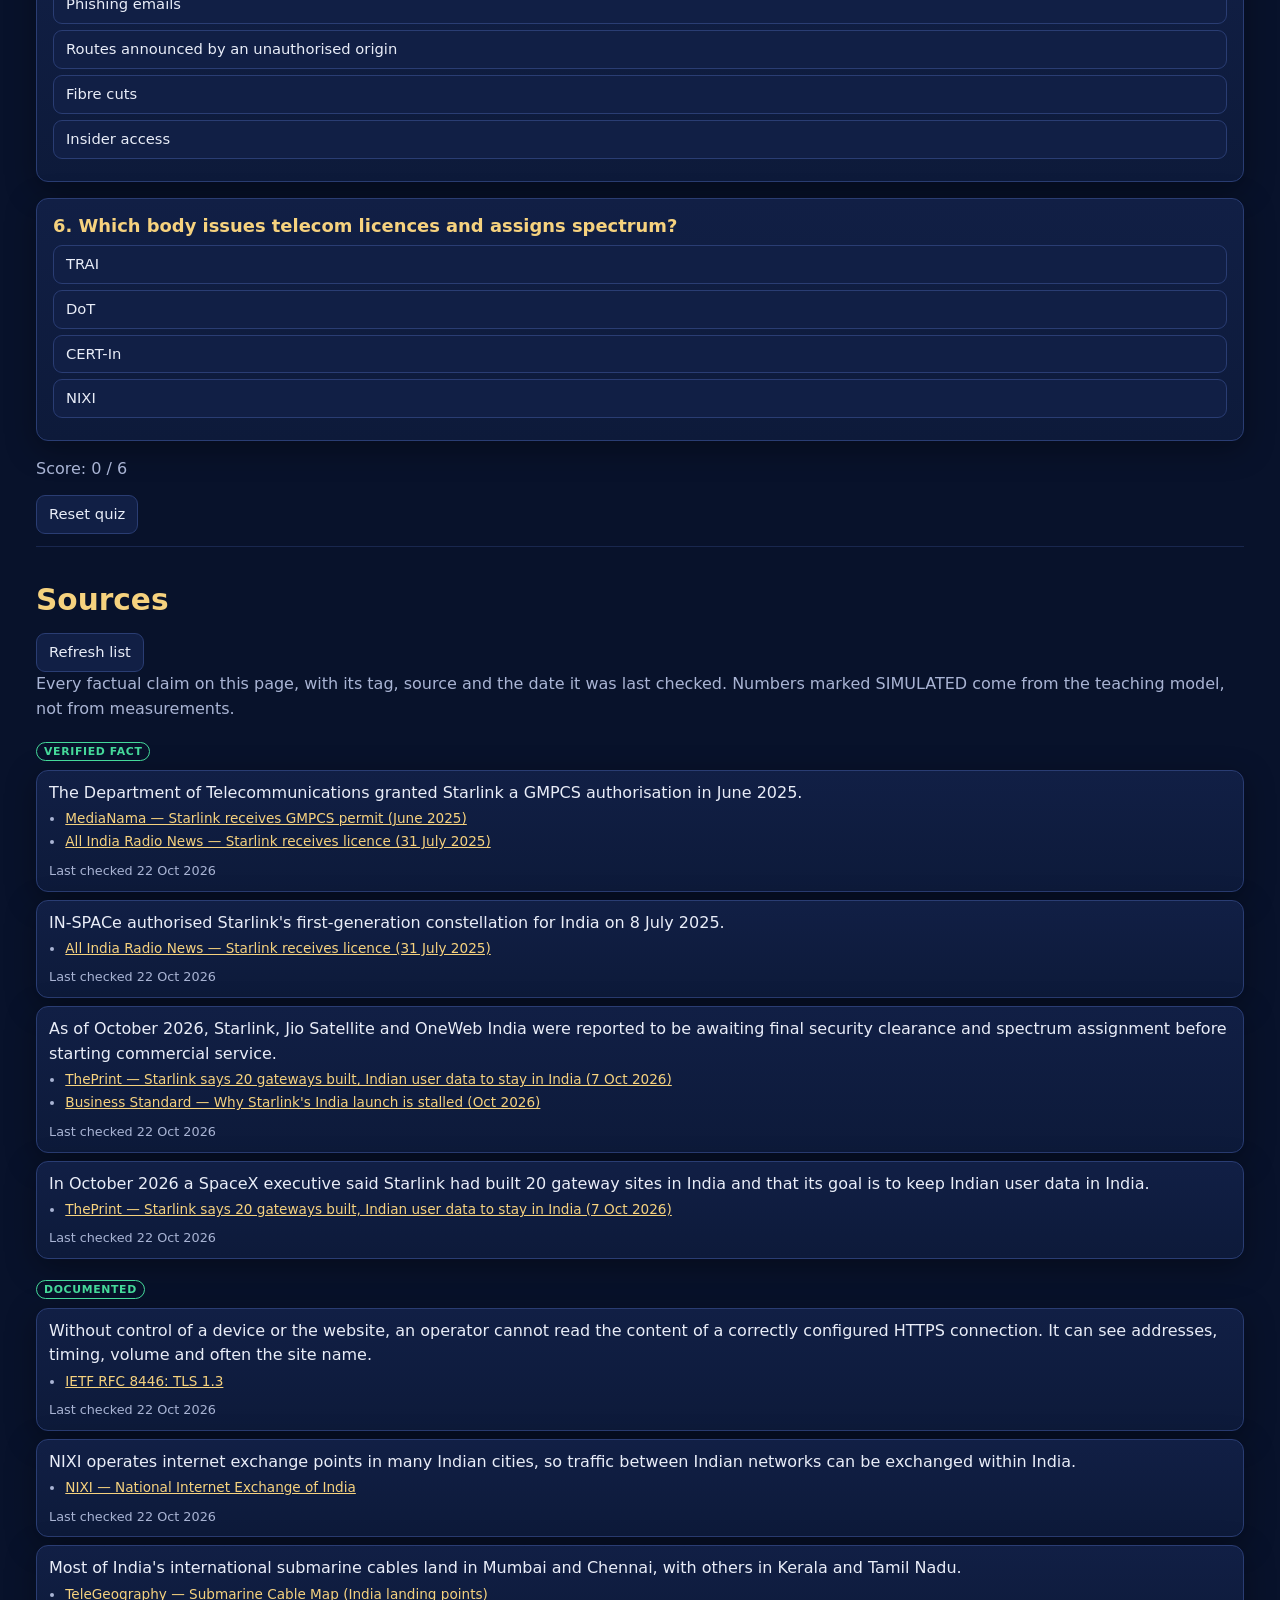
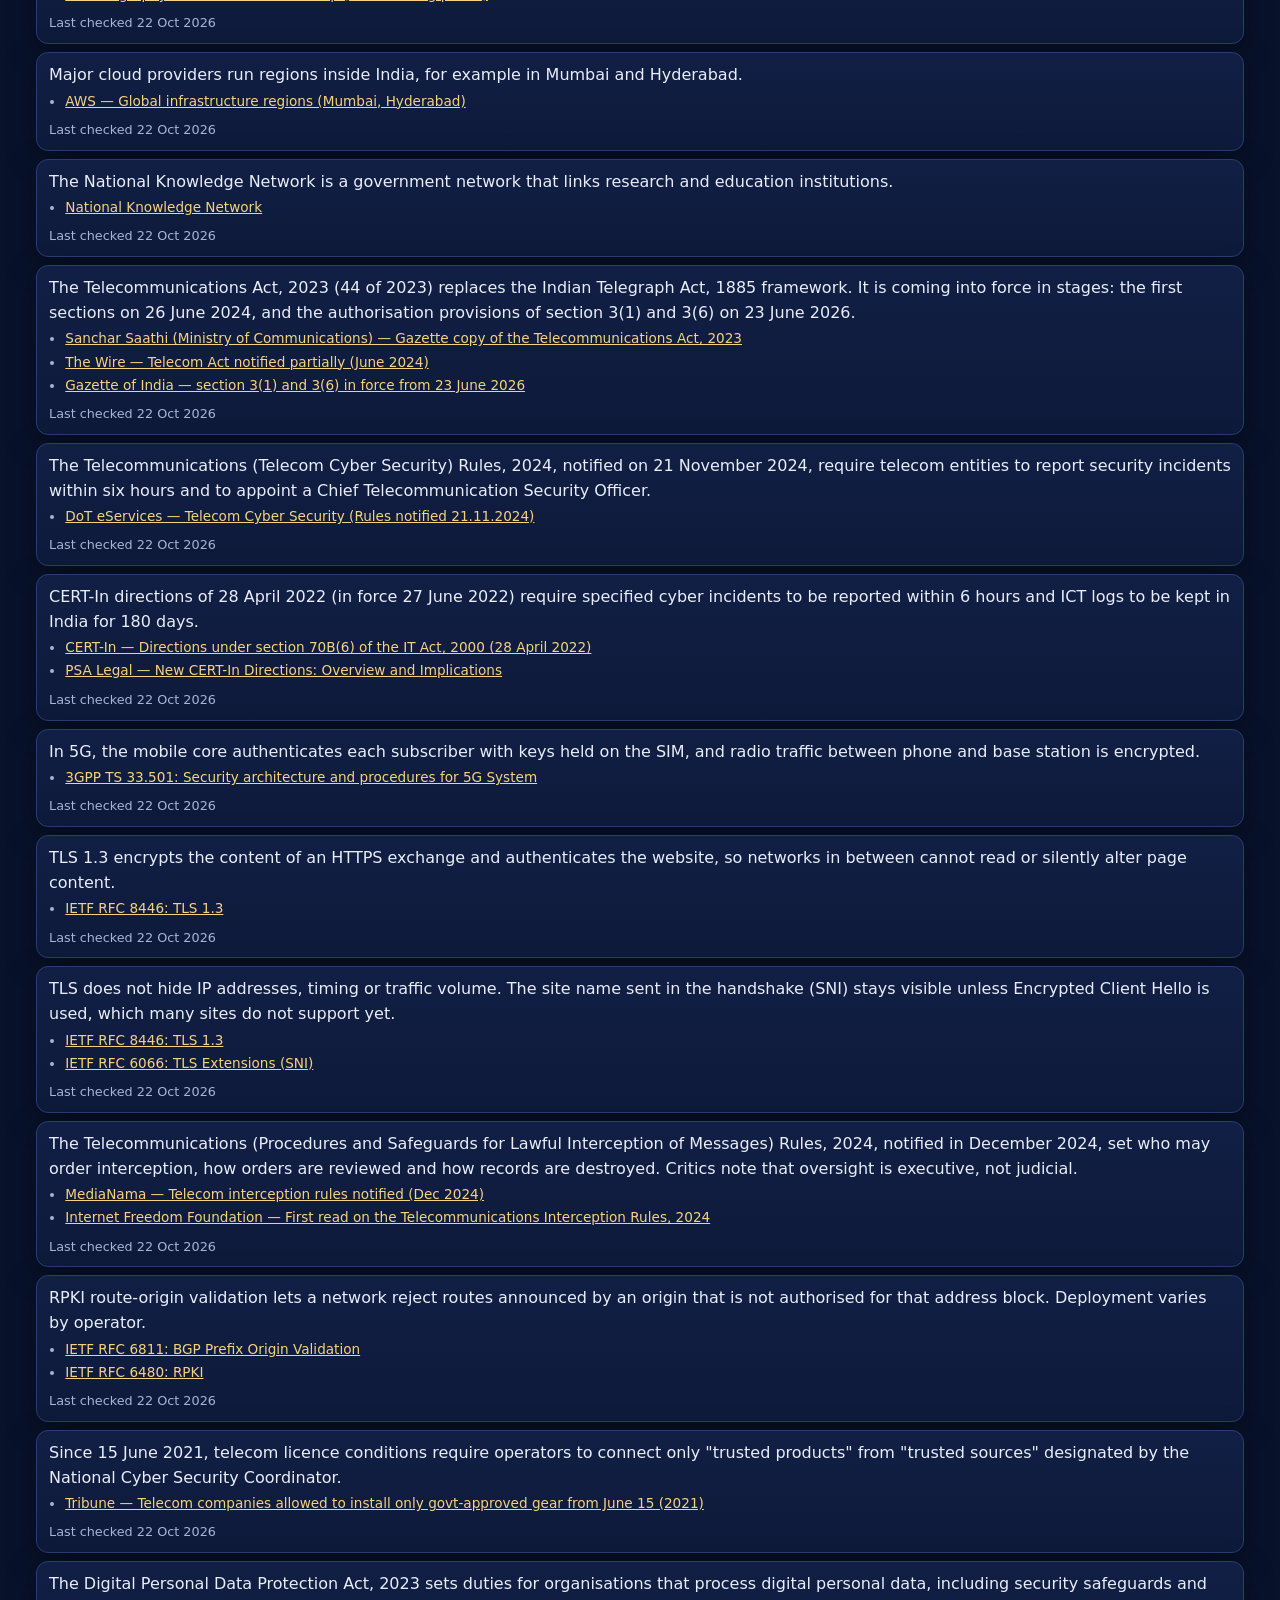
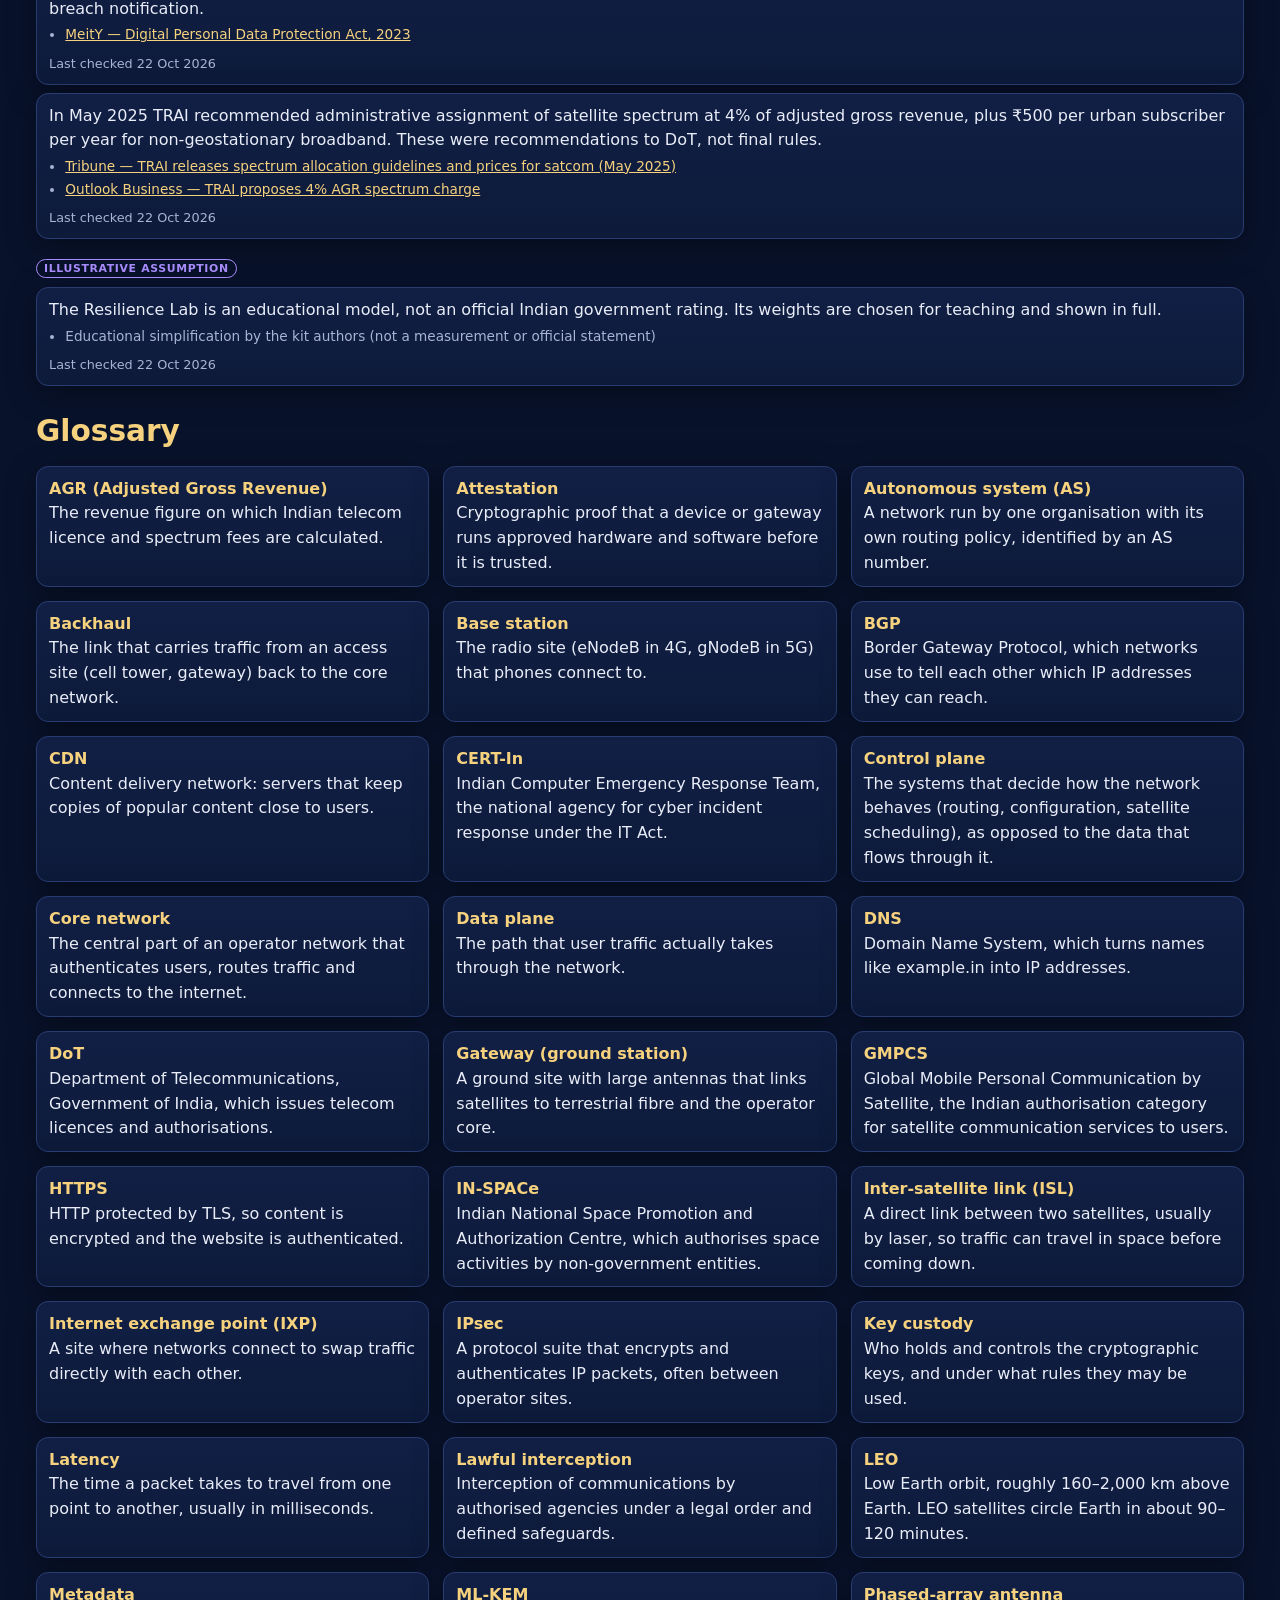
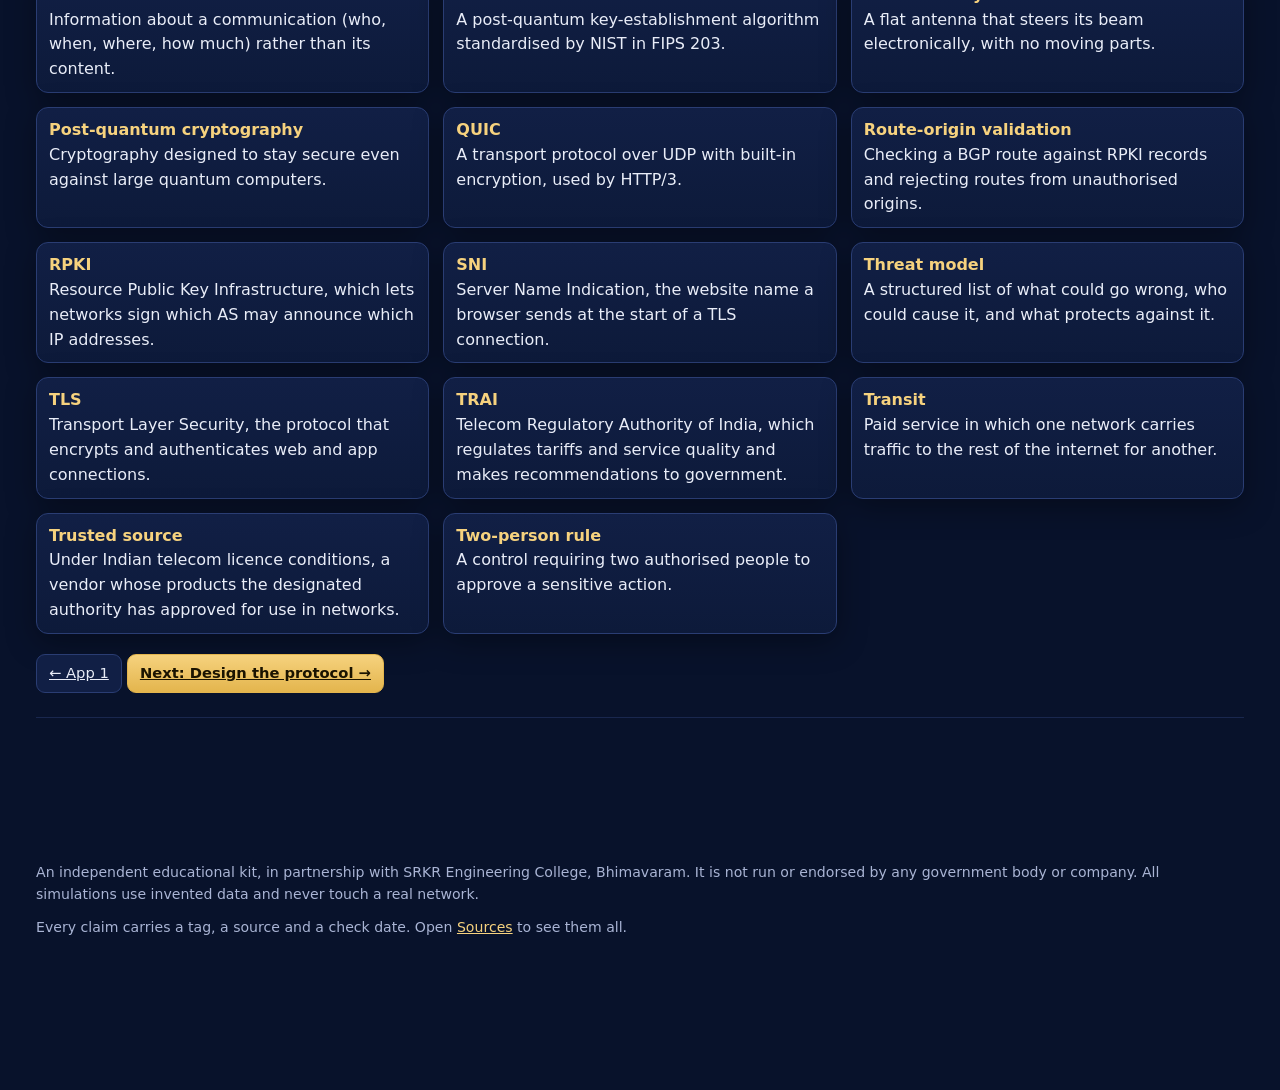
<file: src/app2.html>
<!doctype html>
<html lang="en">
<head>
<meta charset="utf-8">
<meta name="viewport" content="width=device-width, initial-scale=1">
<title>Inside India's Internet</title>
<meta name="description" content="How an Indian user's connection works today, who controls each part, and the layered controls that protect it, with their limits.">
<link rel="stylesheet" href="shared/base.css">
<link rel="stylesheet" href="app2/app2.css">
</head>
<body>
<main id="main">
  <section class="block" aria-labelledby="h1" style="padding-top:40px">
    <div class="kicker">App 2 of 3</div>
    <h1 id="h1">Inside India's Internet: Infrastructure, Governance and Digital Sovereignty</h1>
    <p class="lead">How an Indian user's connection works today, who is responsible for each part, and how technical and legal controls protect national security. Security comes from layers of controls, and every layer has limits. No network is risk-free.</p>
    <div class="notice">Operators can see addresses, timing and volume, but they cannot read the content of a correctly configured HTTPS connection. <span id="intro-claim"></span></div>
  </section>

  <section class="block" id="paths" aria-labelledby="h-paths">
    <div class="kicker">1 · Two connection paths</div>
    <h2 id="h-paths">Mobile and home broadband</h2>
    <div class="card controls2" id="path-controls"></div>
    <div class="split" style="margin-top:14px">
      <div>
        <div class="diagram-wrap" id="path-diagram"></div>
        <div class="legend"><span class="l-radio">Radio</span><span class="l-fibre">Fibre</span><span class="l-wired">Ethernet / copper</span></div>
        <div class="card" id="path-player" style="margin-top:10px"></div>
        <p class="muted" style="margin-top:8px">Real routes depend on peering, caching, routing policy and destination. The path shown is illustrative.</p>
      </div>
      <aside class="card panel-sticky" id="path-panel" aria-live="polite"></aside>
    </div>
  </section>

  <section class="block" id="map" aria-labelledby="h-map">
    <div class="kicker">2 · Conceptual map</div>
    <h2 id="h-map">A schematic of India's network layers</h2>
    <div class="notice warn">This is a schematic: city positions are approximate and it does not show national boundaries. Only public, city-level information is used. No protected site location is shown or implied.</div>
    <div class="split">
      <div class="diagram-wrap" id="map-svg"></div>
      <div>
        <div class="card"><h3>Layers</h3><div id="map-layers" class="layer-list"></div></div>
        <div class="card" style="margin-top:12px"><h3>Trace a route</h3><div id="map-trace"></div></div>
      </div>
    </div>
    <div id="map-claims" style="margin-top:10px"></div>
  </section>

  <section class="block" id="who" aria-labelledby="h-who">
    <div class="kicker">3 · Who controls what</div>
    <h2 id="h-who">Responsibilities, legal basis and limits</h2>
    <p class="lead">Each body has different powers. Select a card to see what it does, the legal source, and what it cannot do.</p>
    <div class="grid g3" id="who-cards"></div>
    <div class="card" id="who-detail" style="margin-top:14px" aria-live="polite"></div>
  </section>

  <section class="block" id="controls" aria-labelledby="h-ctl">
    <div class="kicker">4 · Security control dashboard</div>
    <h2 id="h-ctl">Ten layers of control</h2>
    <div class="btnrow" id="ctl-filter"></div>
    <div class="grid g2" id="ctl-cards"></div>
  </section>

  <section class="block" id="sims" aria-labelledby="h-sims">
    <div class="kicker">5 · Safe simulations</div>
    <h2 id="h-sims">Prevent, detect, respond, recover</h2>
    <p class="lead">Fictional incidents on a fictional operator, "Bharat Example Telecom". No real network, person or company is involved.</p>
    <div class="grid g3" id="sim-cards"></div>
    <div class="card" id="sim-stage" style="margin-top:14px" aria-live="polite"></div>
  </section>

  <section class="block" id="hosting" aria-labelledby="h-host">
    <div class="kicker">6 · Domestic vs overseas hosting</div>
    <h2 id="h-host">Where the website lives changes the picture</h2>
    <div id="host-seg"></div>
    <div class="grid g2" id="host-out" style="margin-top:14px"></div>
  </section>

  <section class="block" id="lab" aria-labelledby="h-lab">
    <div class="kicker">7 · Resilience lab</div>
    <h2 id="h-lab">Turn the dials <span class="chip t-illustrative">EDUCATIONAL MODEL</span></h2>
    <p class="notice warn"><strong>Educational model, not an official Indian government rating.</strong> The formula is shown below the results.</p>
    <div class="split">
      <div class="card" id="lab-sliders"></div>
      <div class="card" id="lab-out" aria-live="polite"></div>
    </div>
  </section>

  <section class="block" id="timeline-sec" aria-labelledby="h-tl">
    <div class="kicker">8 · Timeline</div>
    <h2 id="h-tl">Regulation and controls over time</h2>
    <ol class="timeline" id="timeline"></ol>
  </section>

  <section class="block" aria-labelledby="h-quiz">
    <h2 id="h-quiz">Quiz</h2>
    <div id="quiz"></div>
  </section>

  <section class="block" aria-labelledby="h-src">
    <h2 id="h-src">Sources</h2>
    <div id="sources-list"></div>
    <h2 style="margin-top:28px">Glossary</h2>
    <div id="glossary-list"></div>
    <p style="margin-top:20px"><a class="btn" href="app1.html">← App 1</a> <a class="btn primary" href="app3.html">Next: Design the protocol →</a></p>
  </section>
</main>
<script src="data/claims.js"></script>
<script src="data/glossary.js"></script>
<script src="shared/shell.js"></script>
<script src="shared/netdiagram.js"></script>
<script src="app2/app2.js"></script>
</body>
</html>
</file>
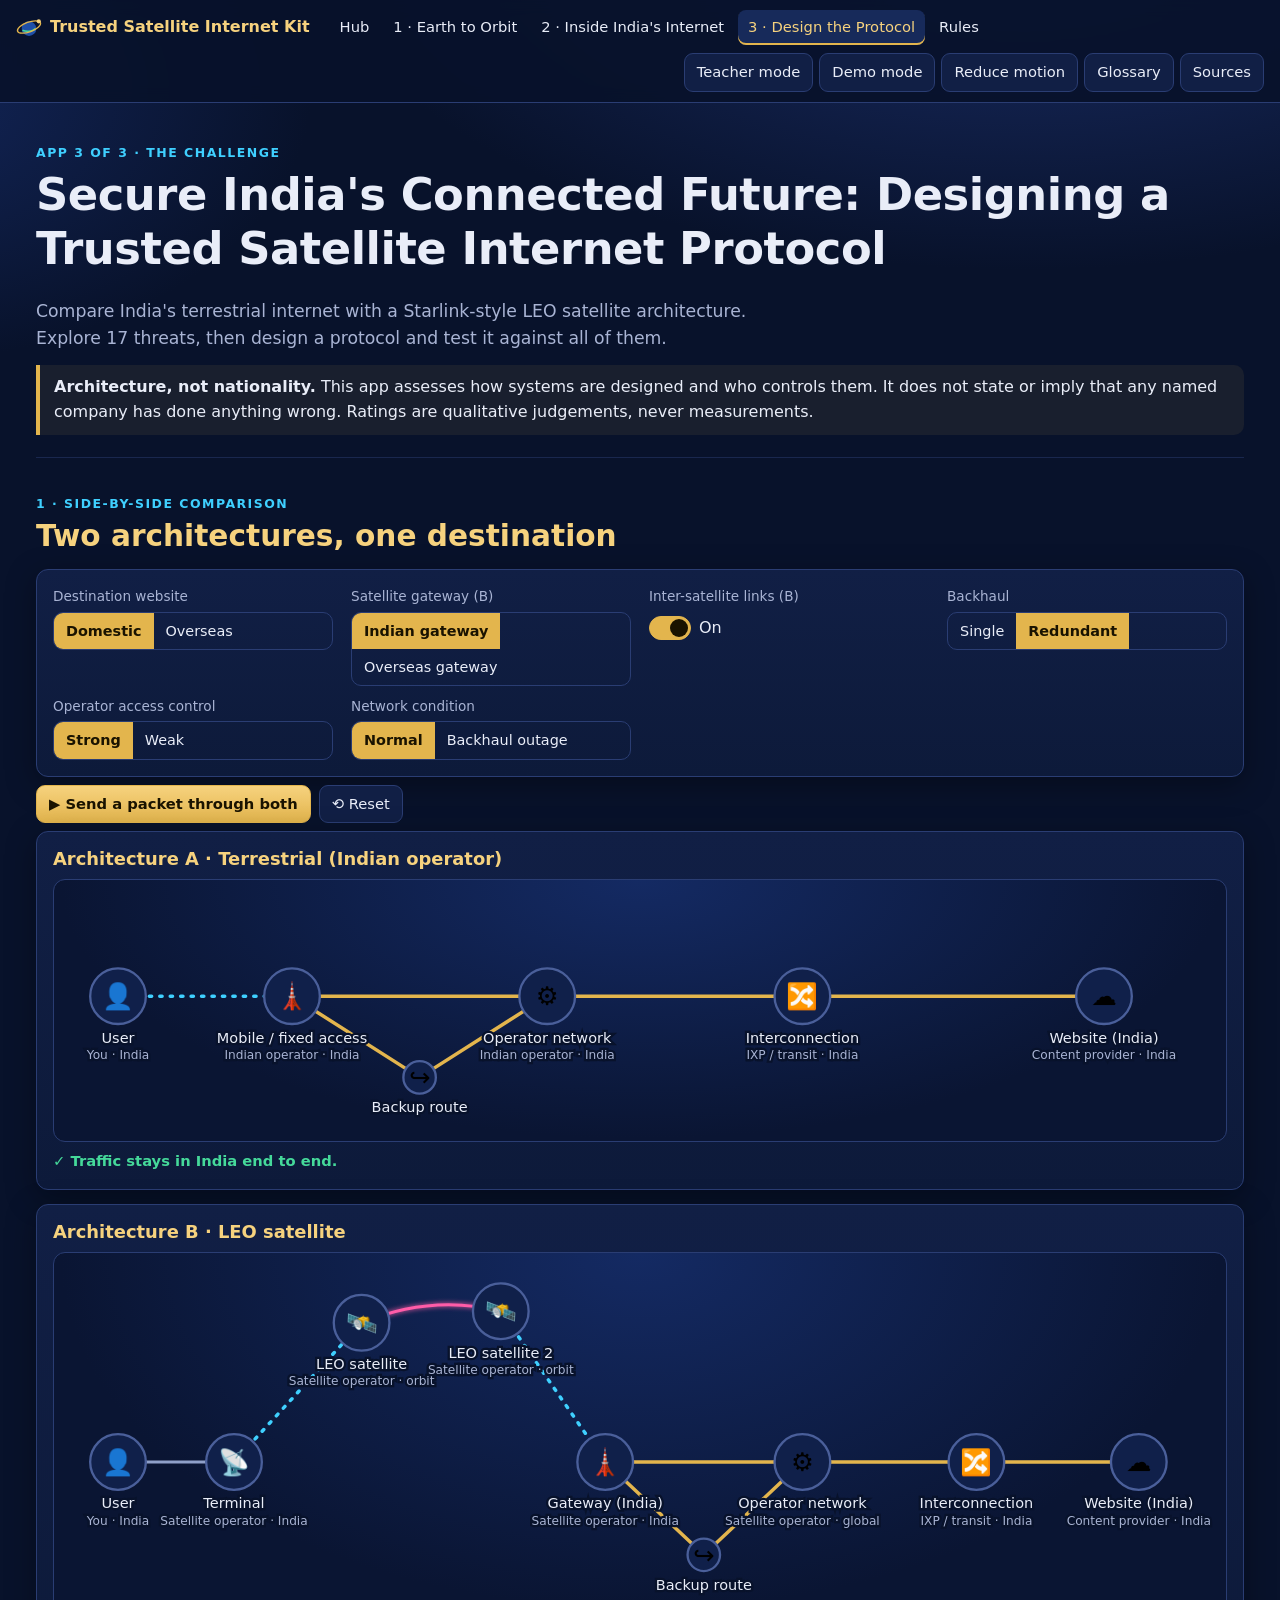
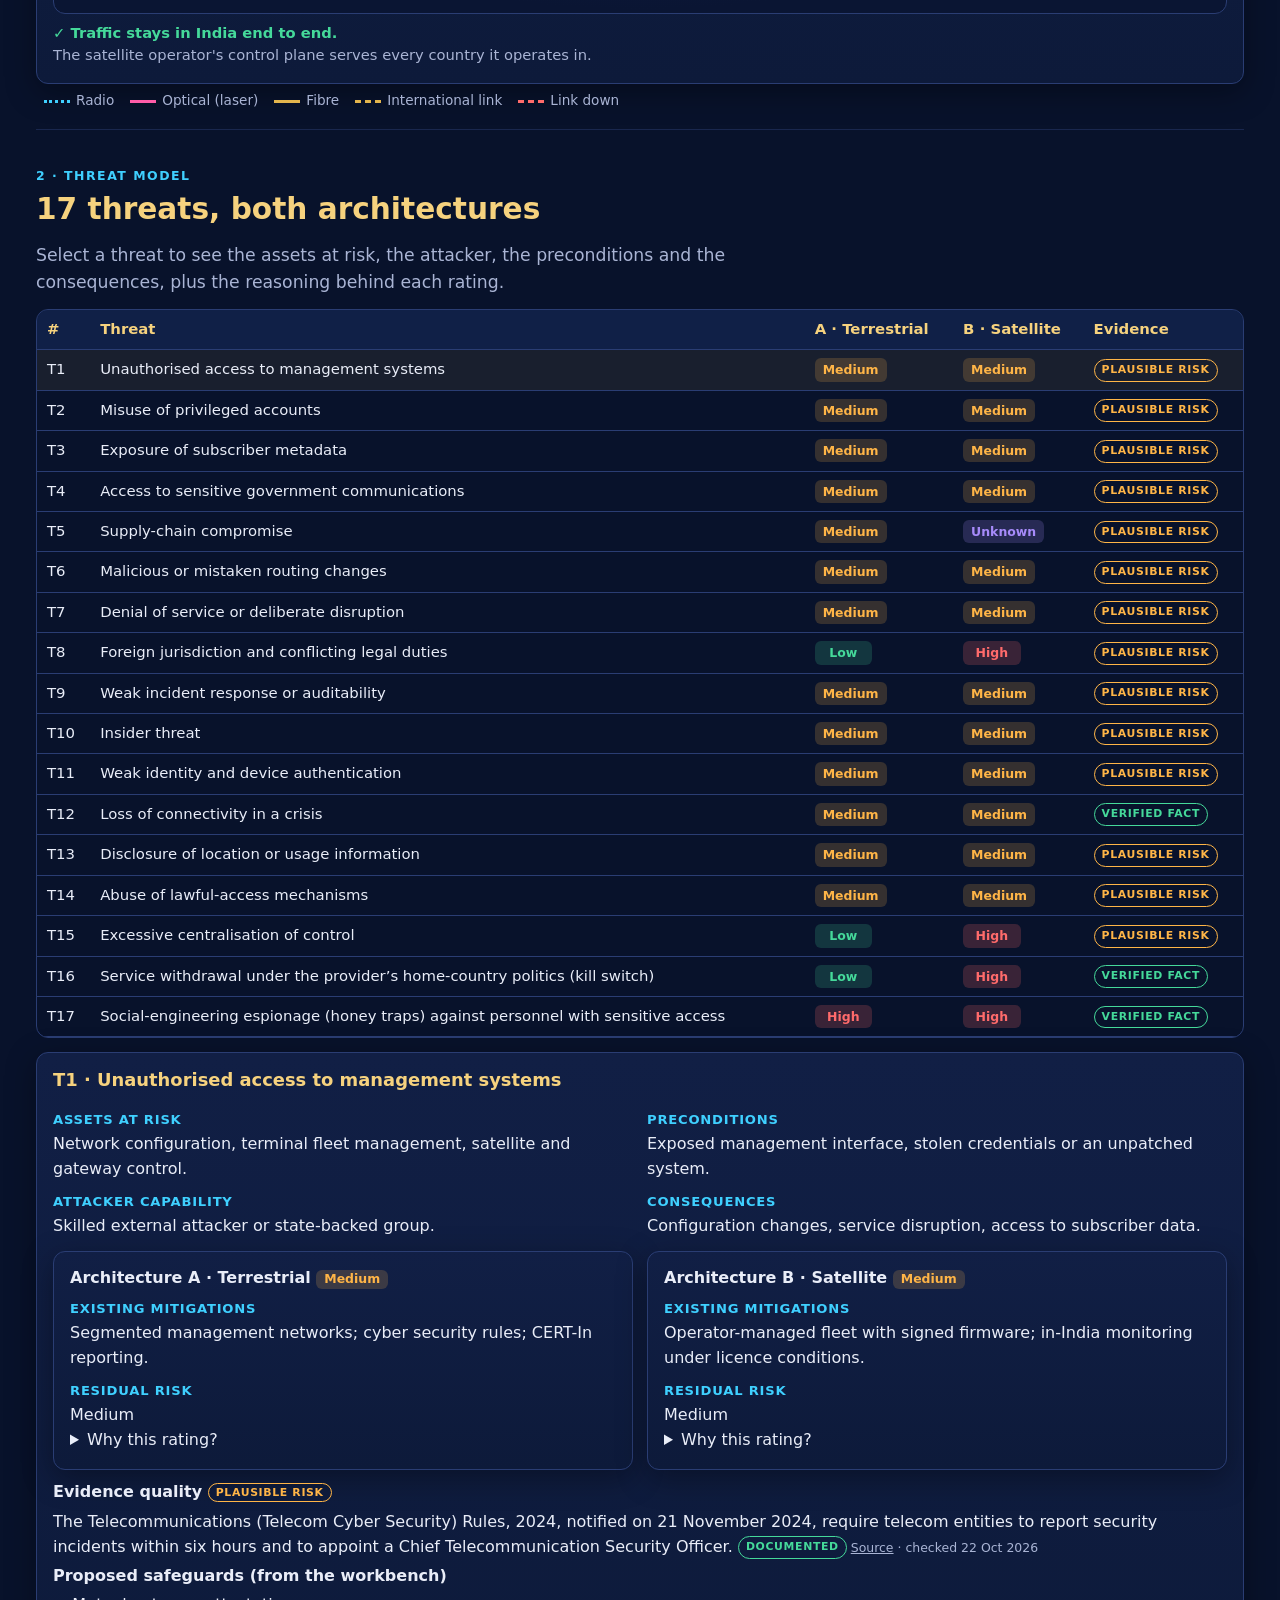
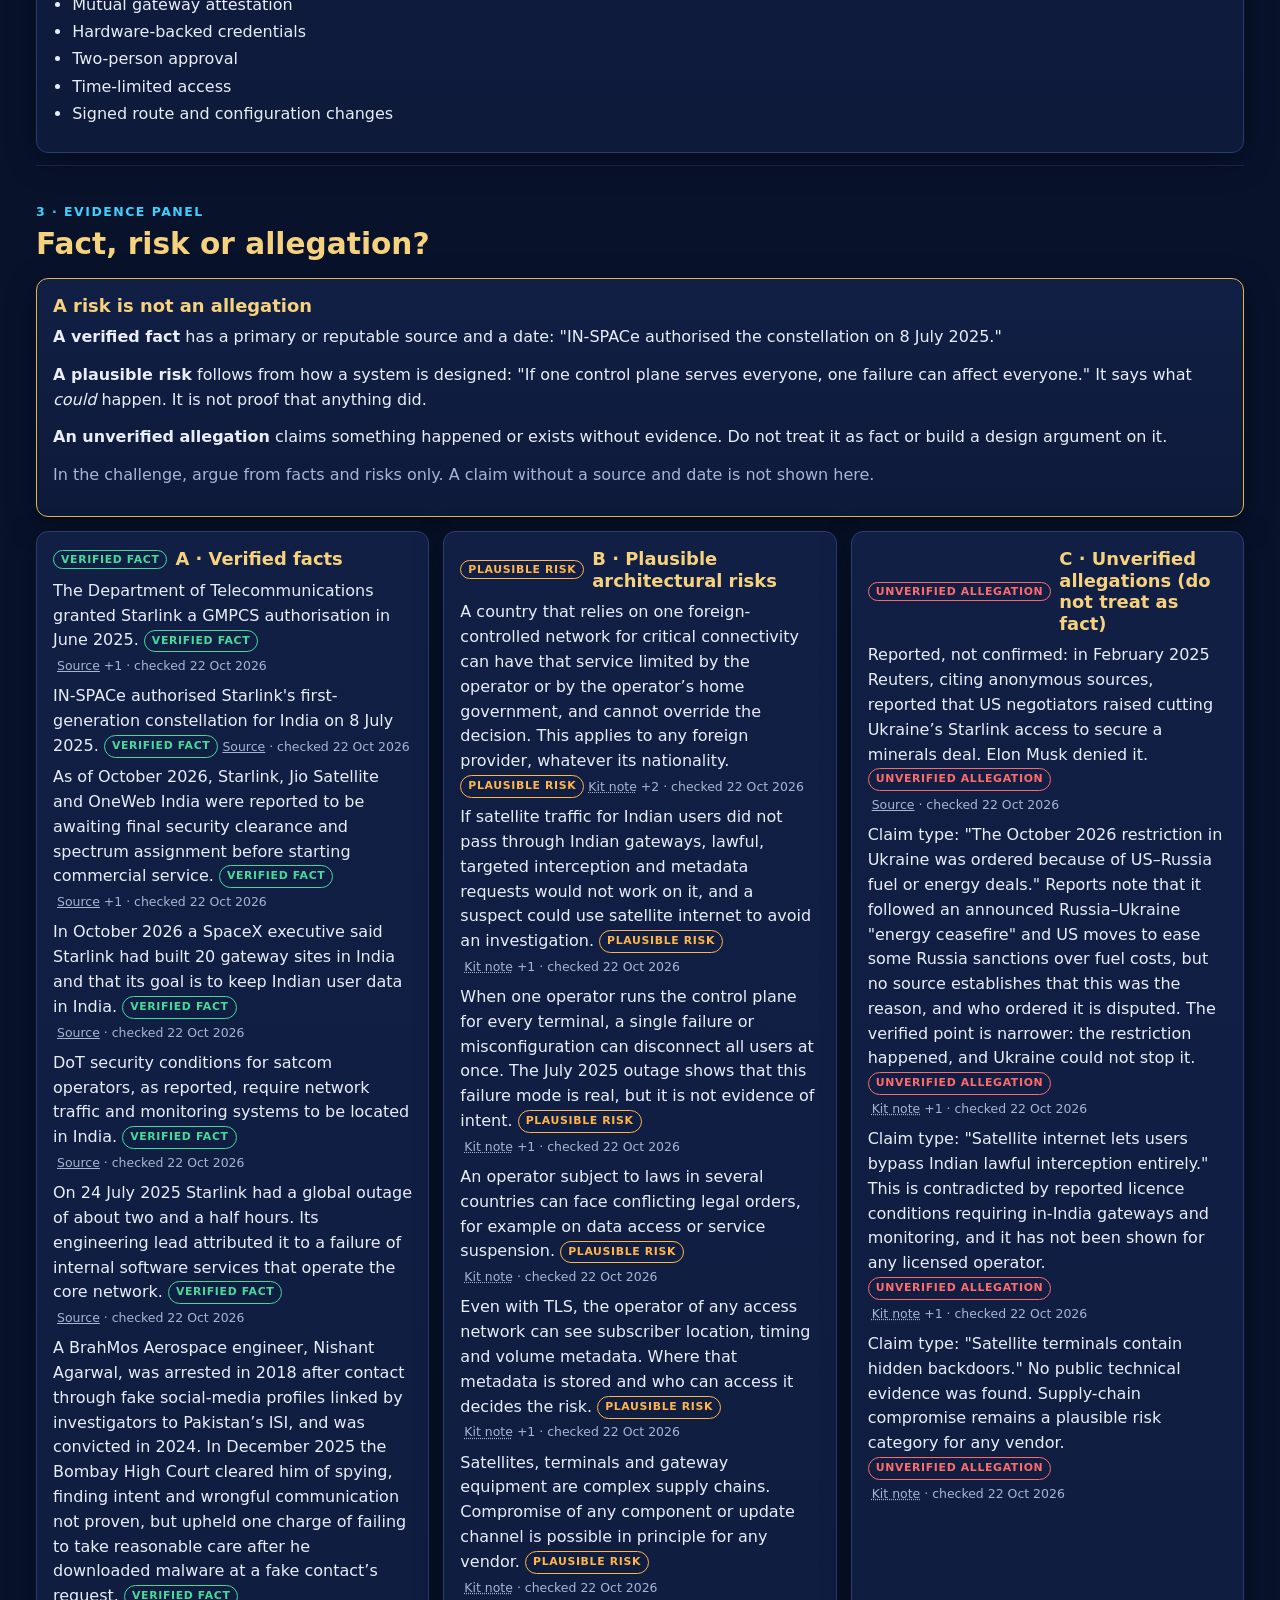
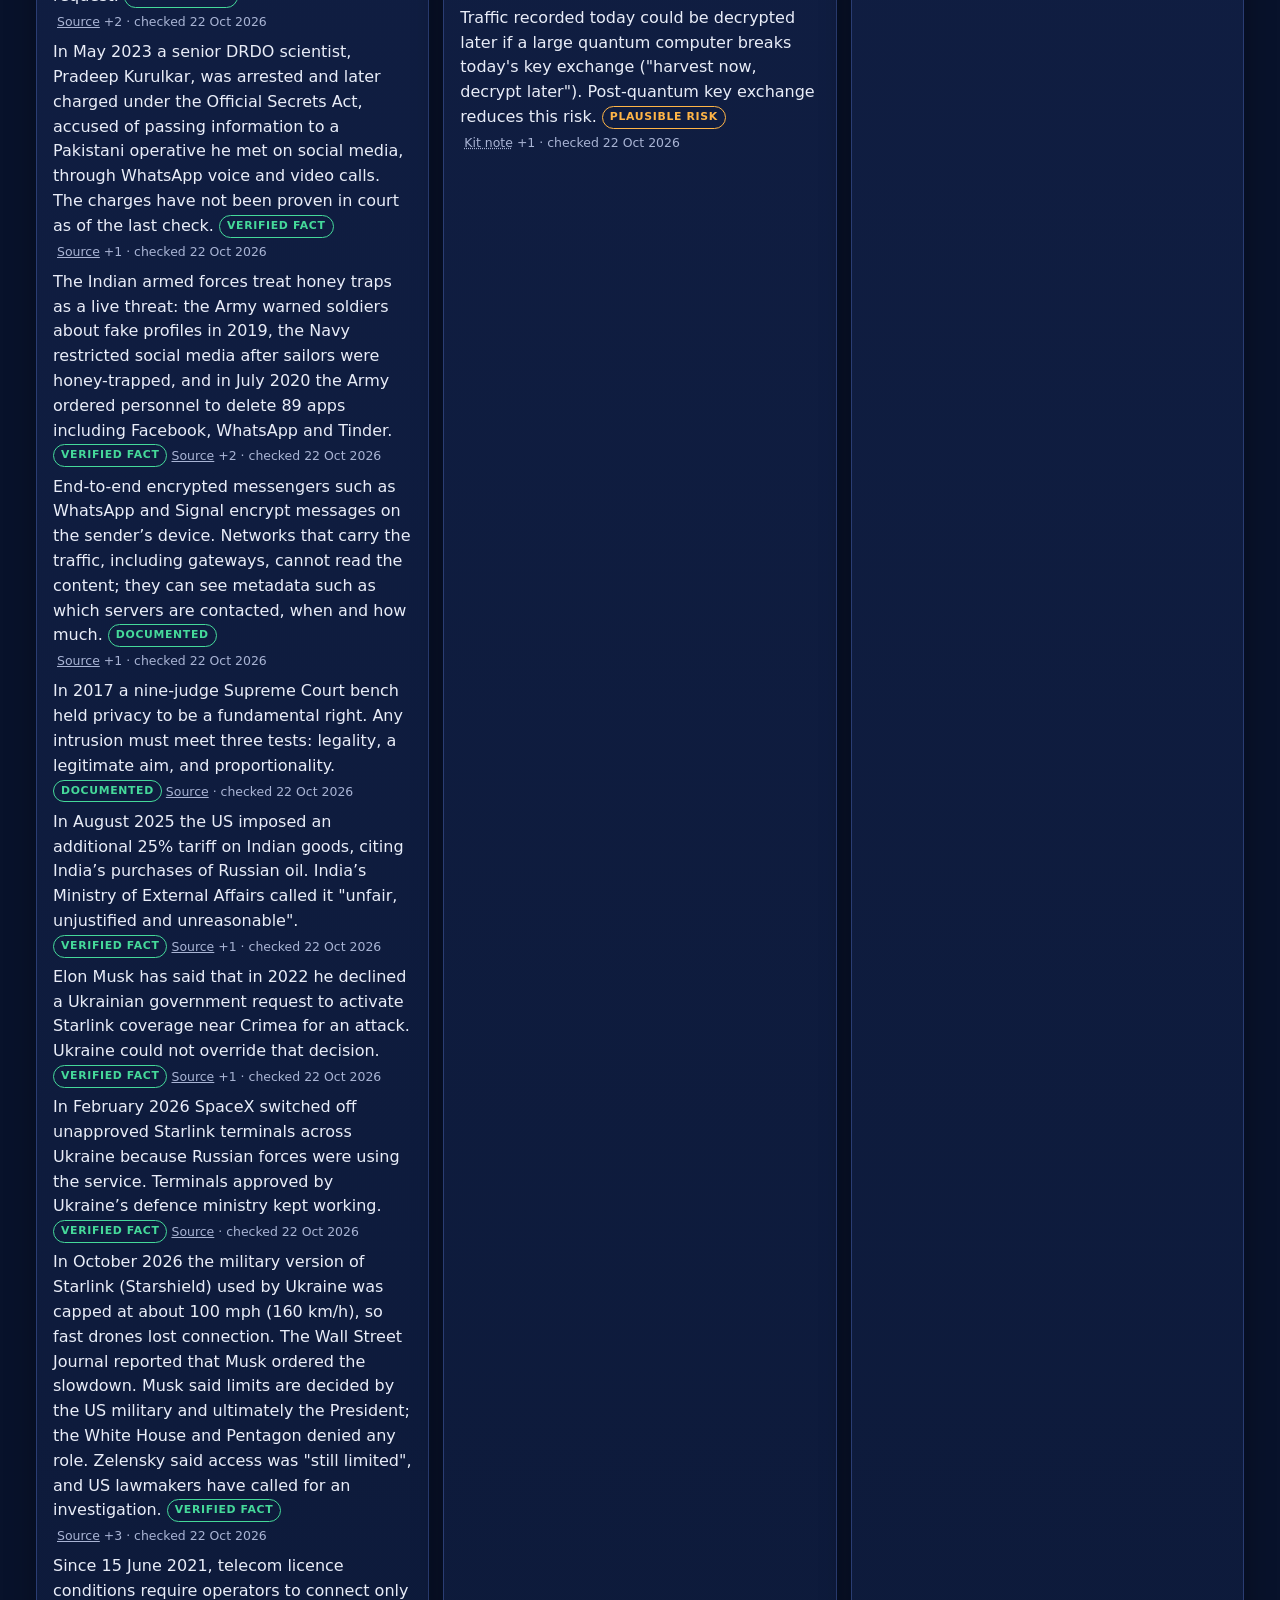
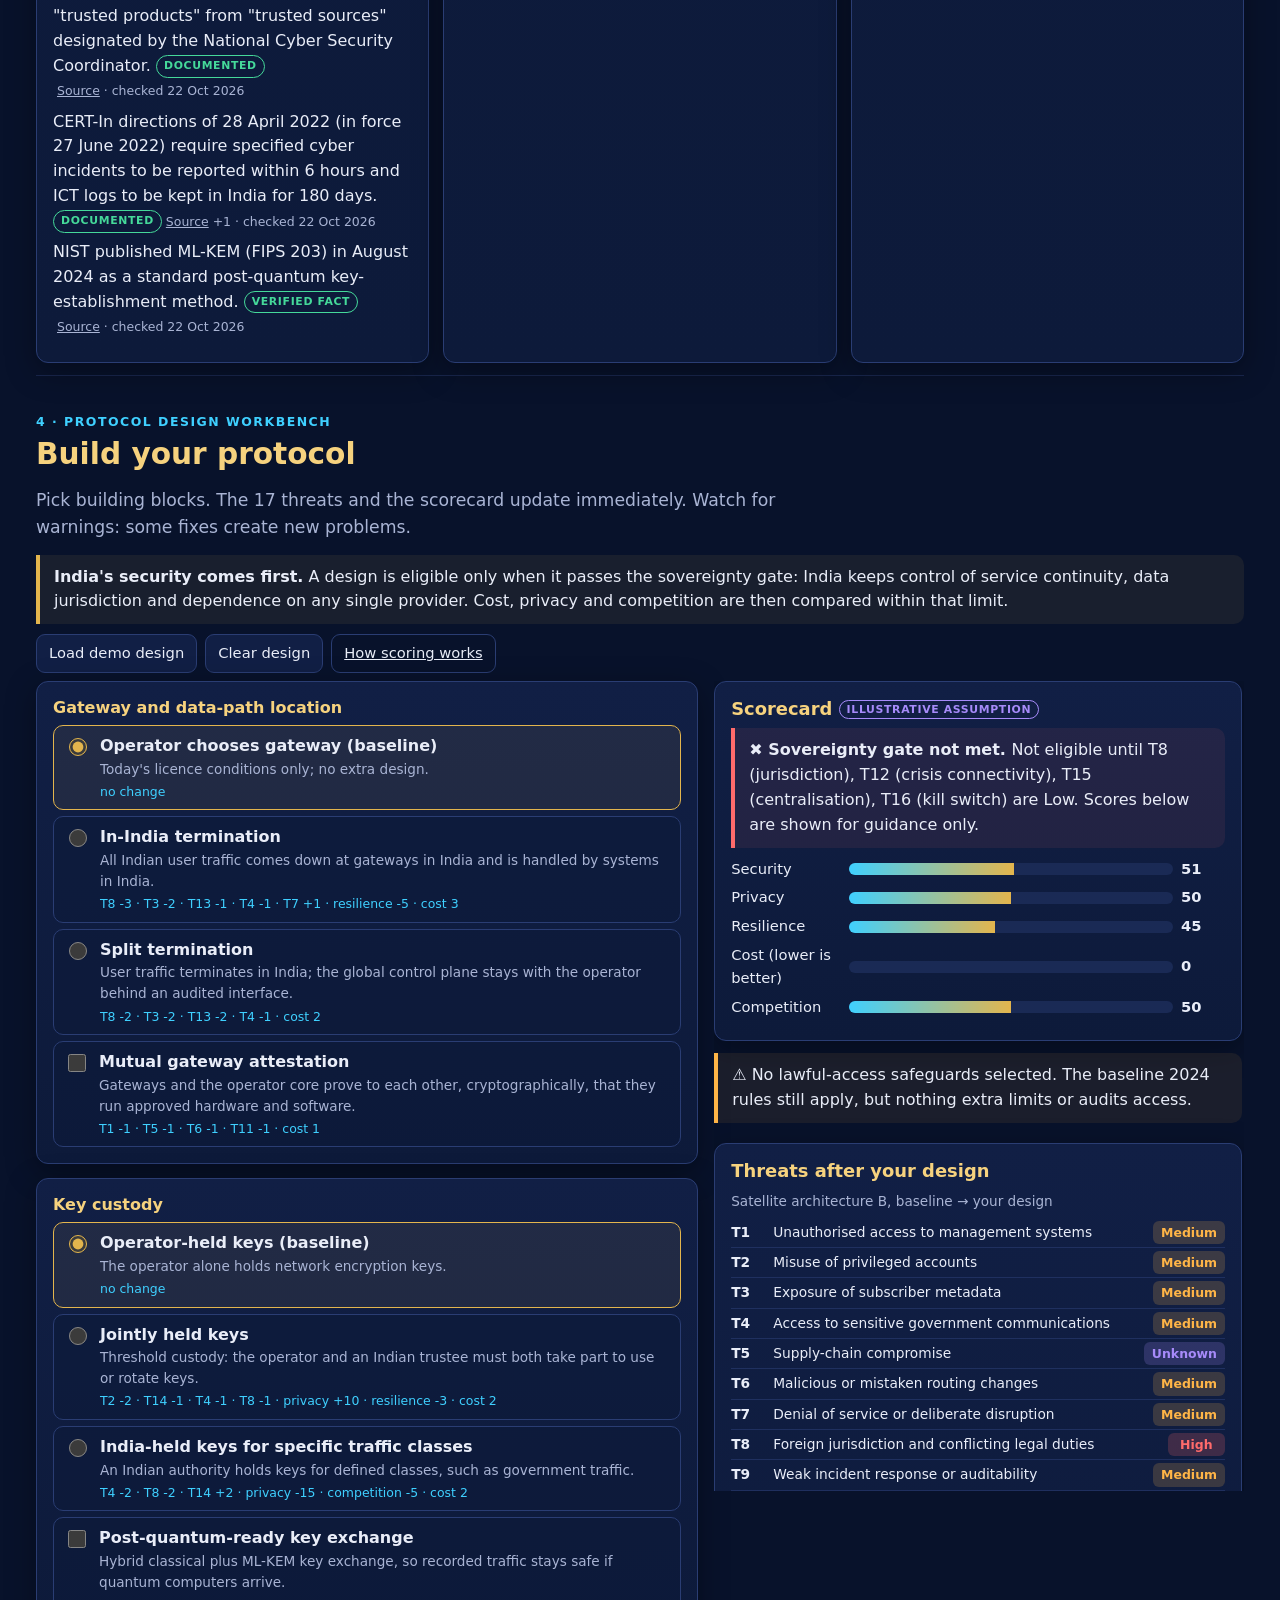
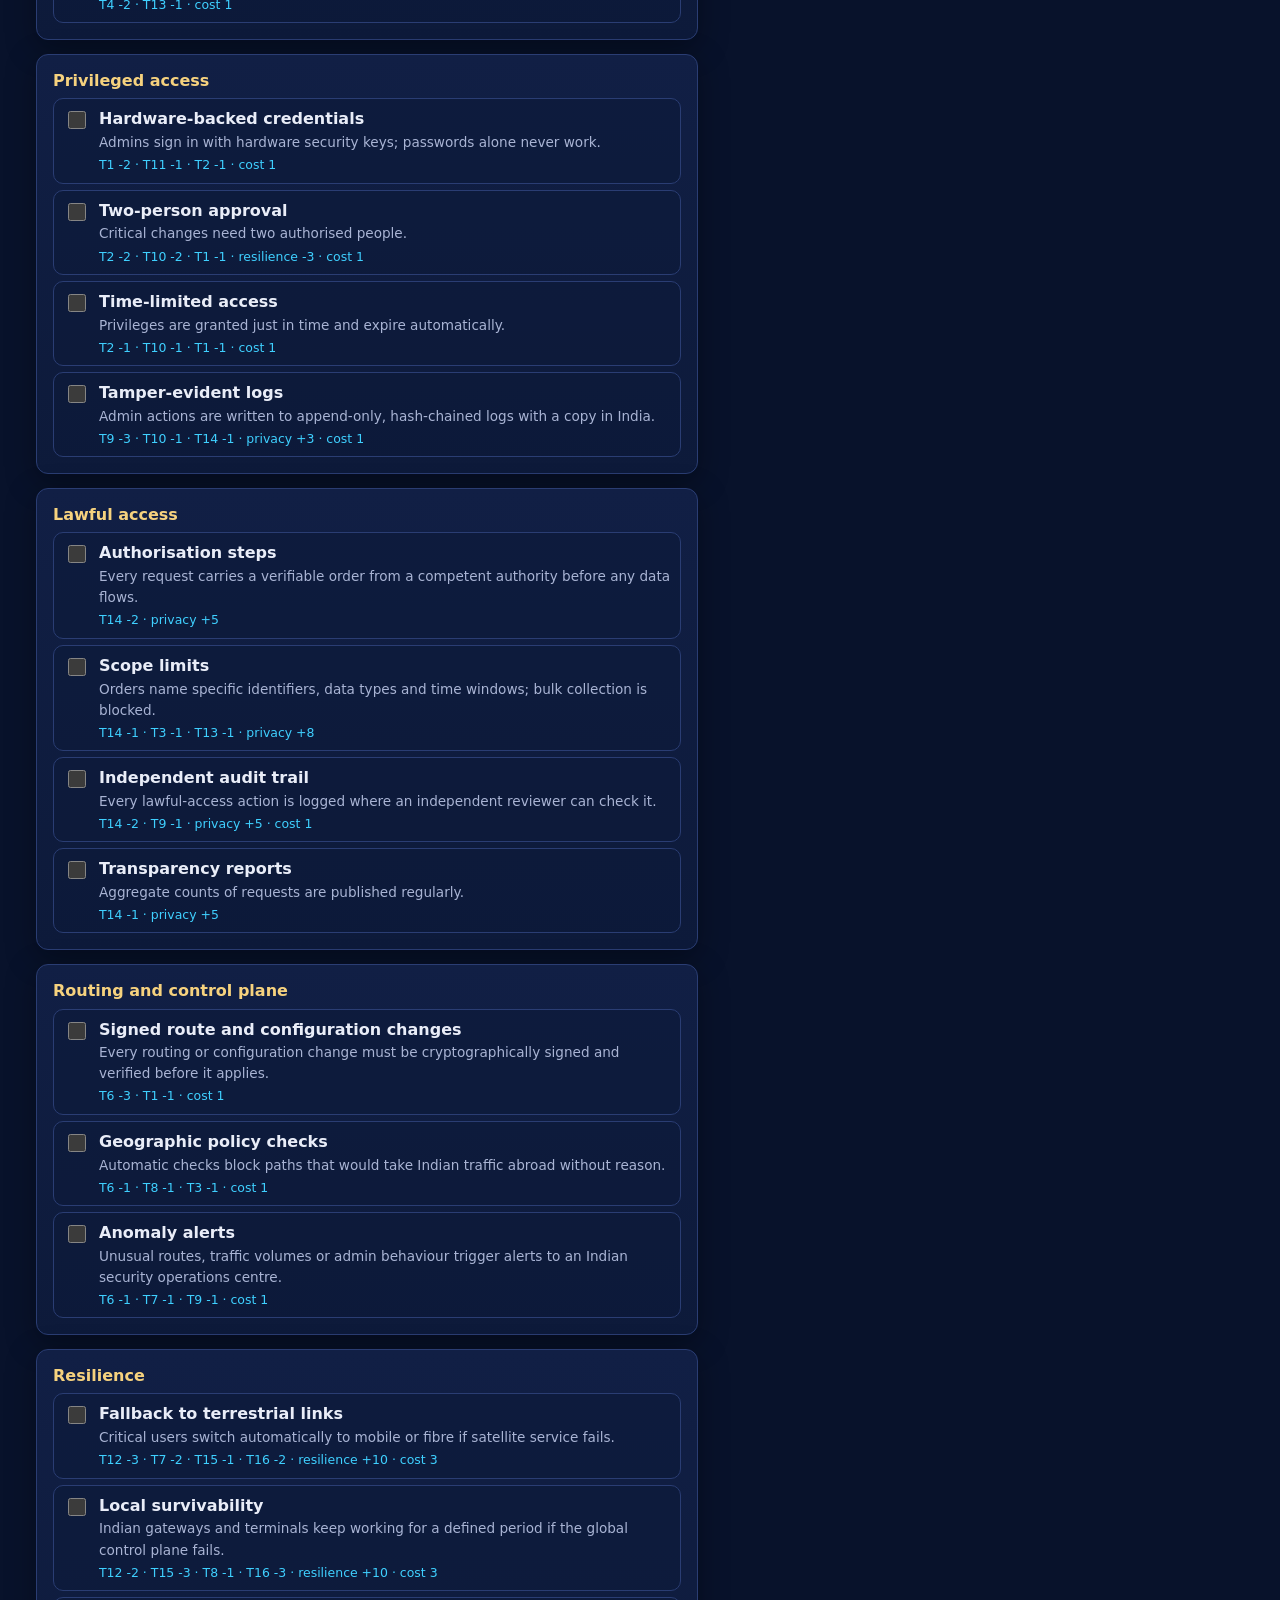
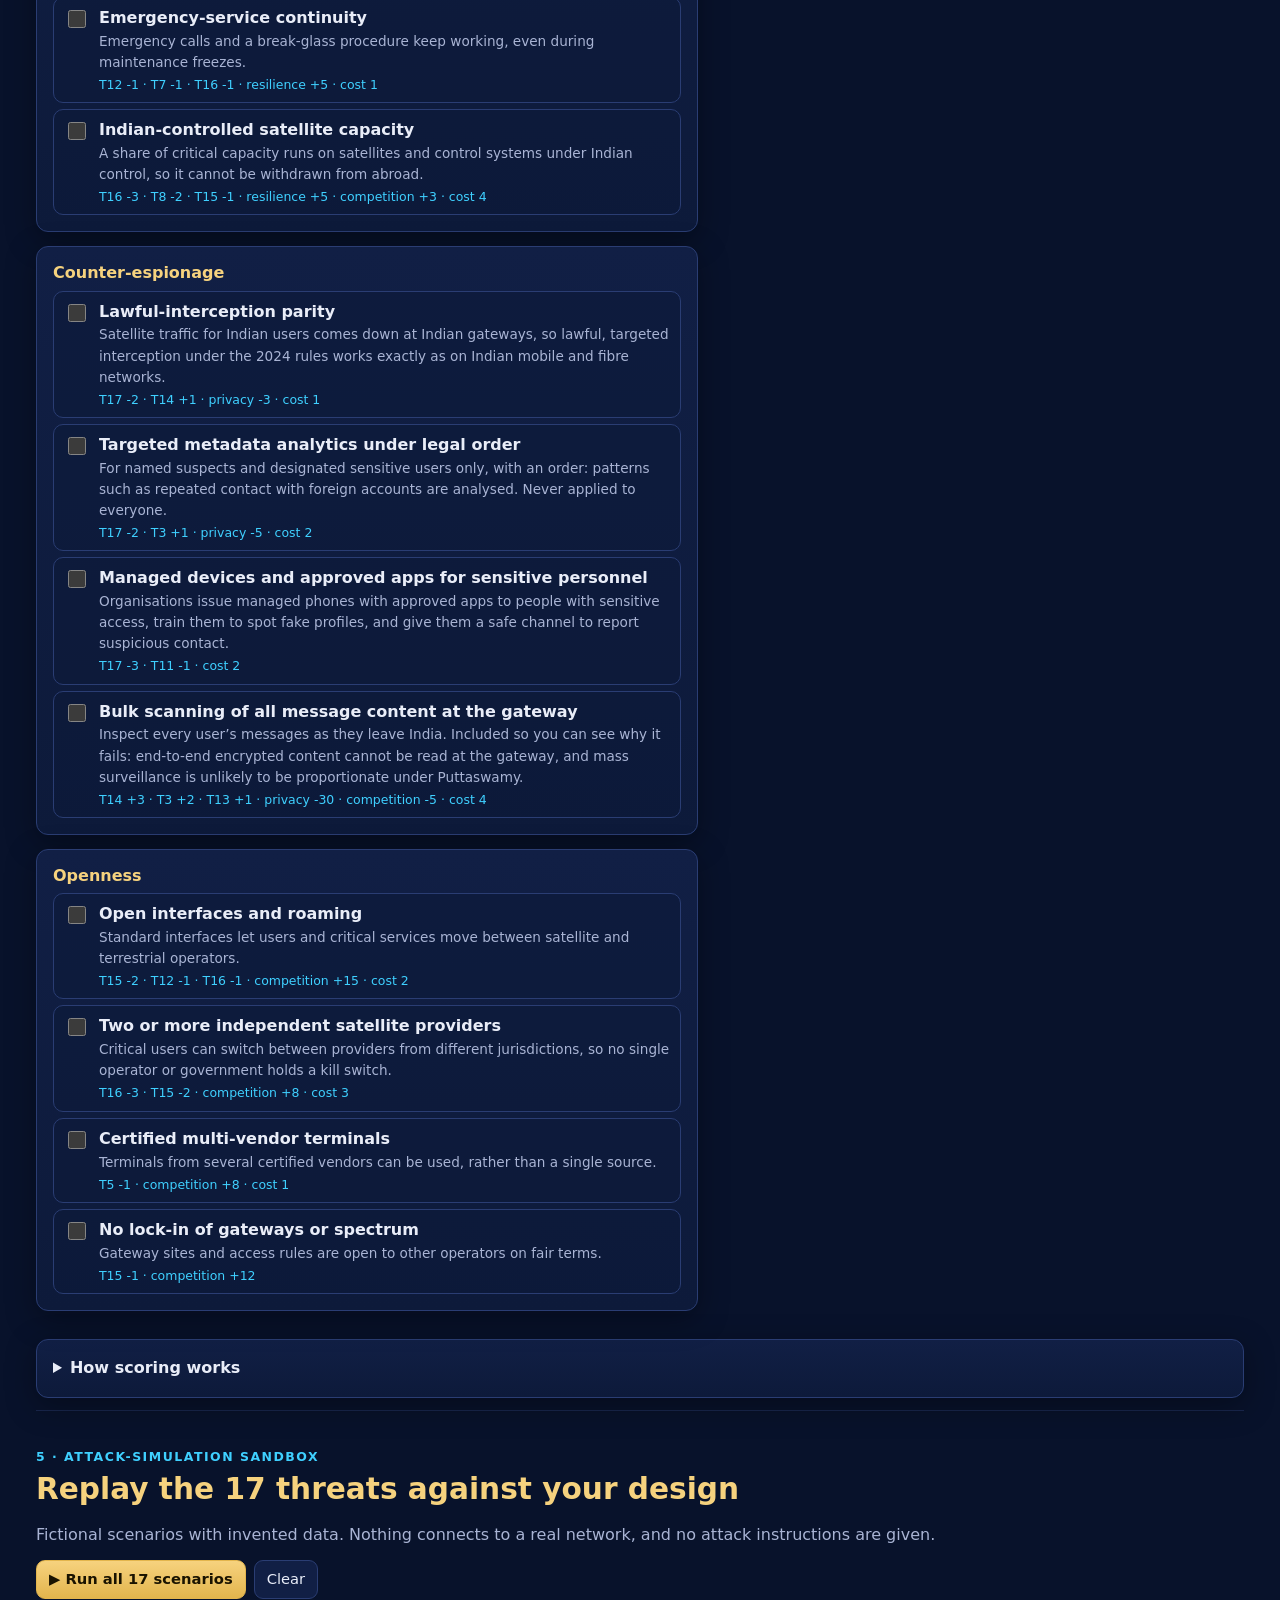
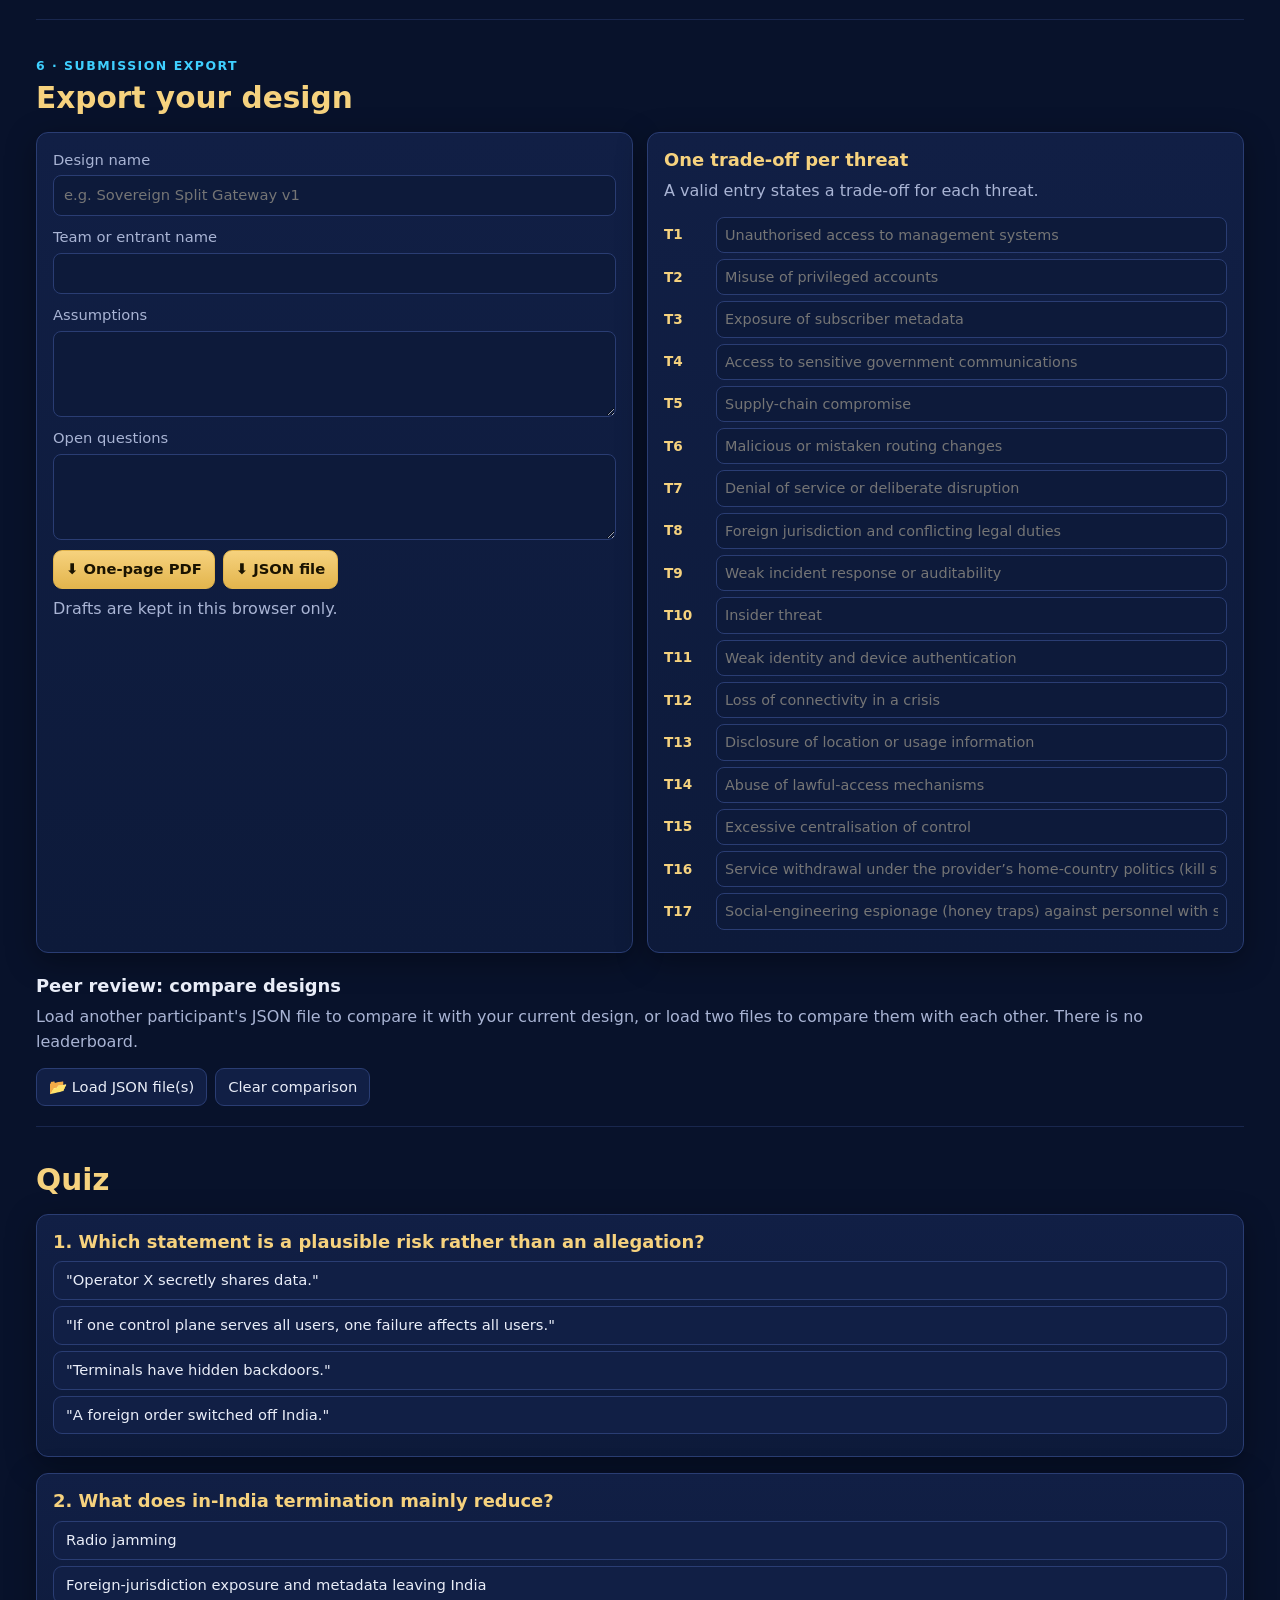
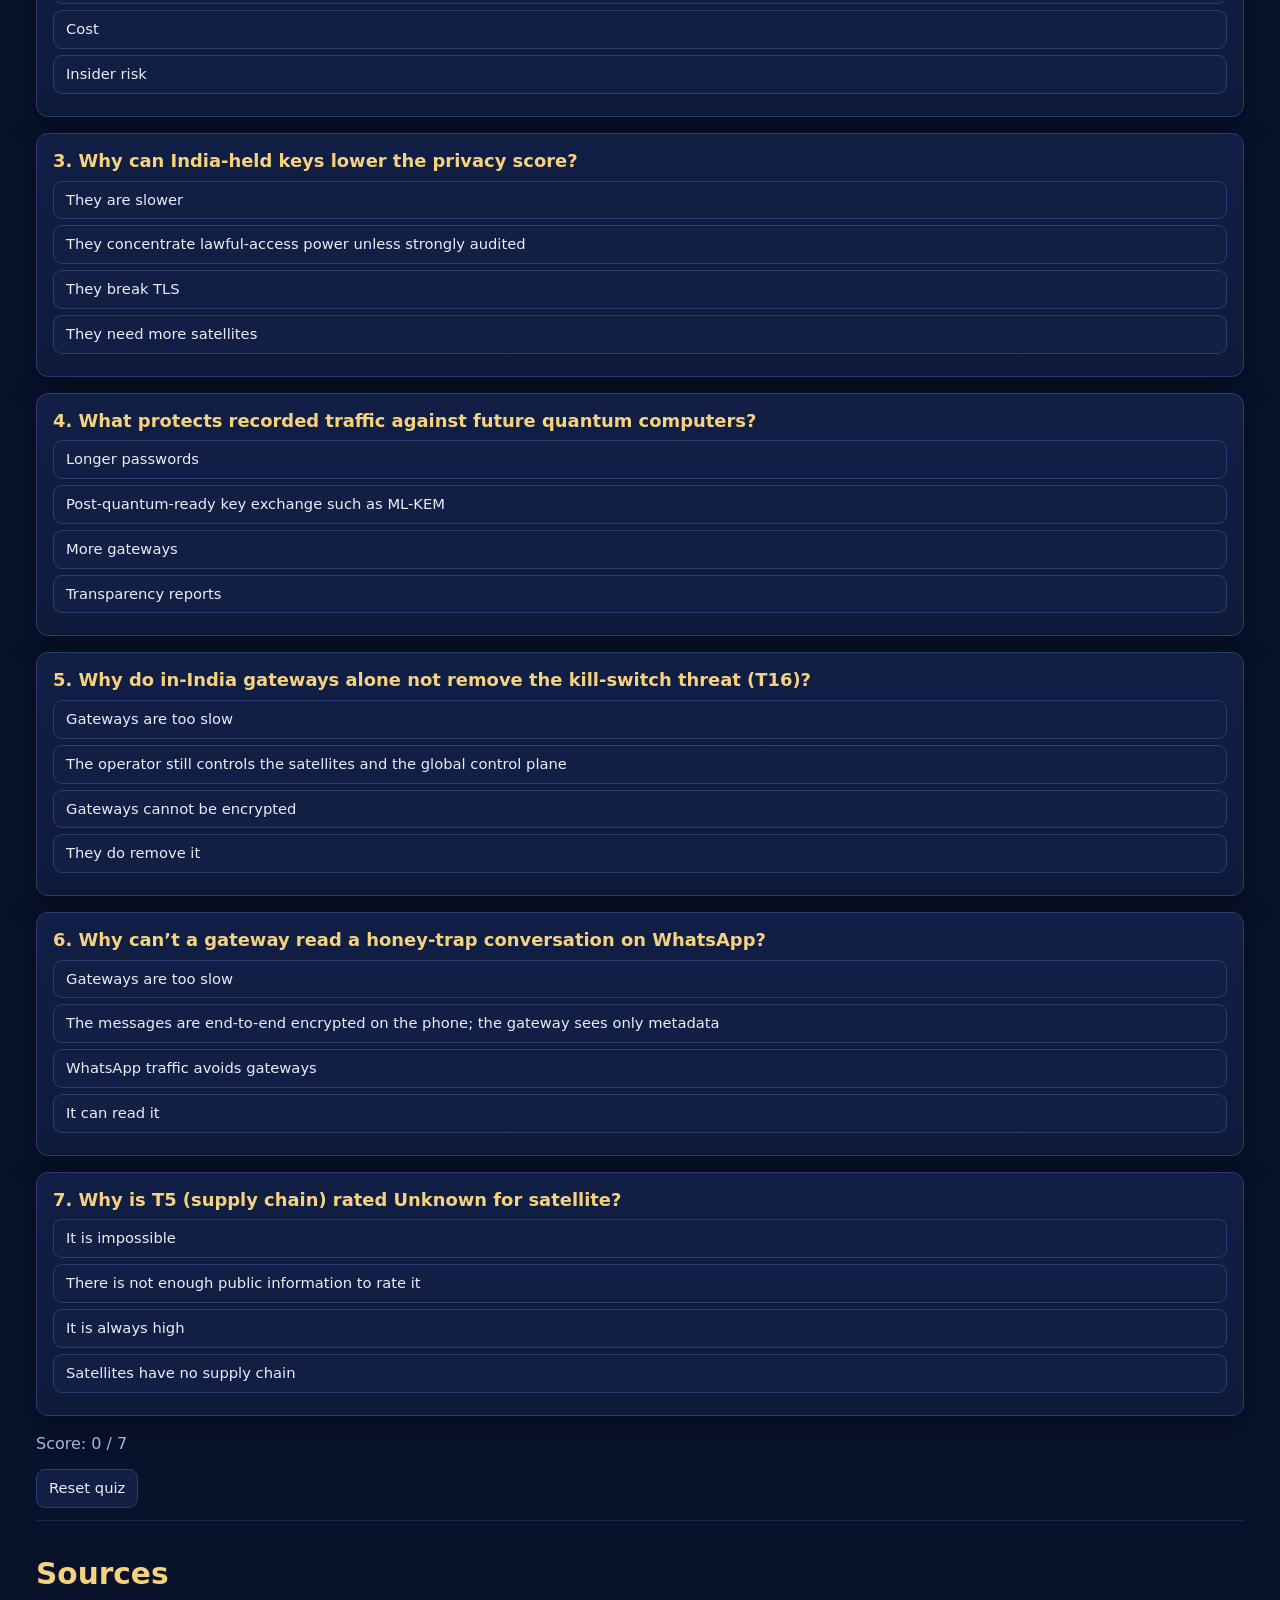
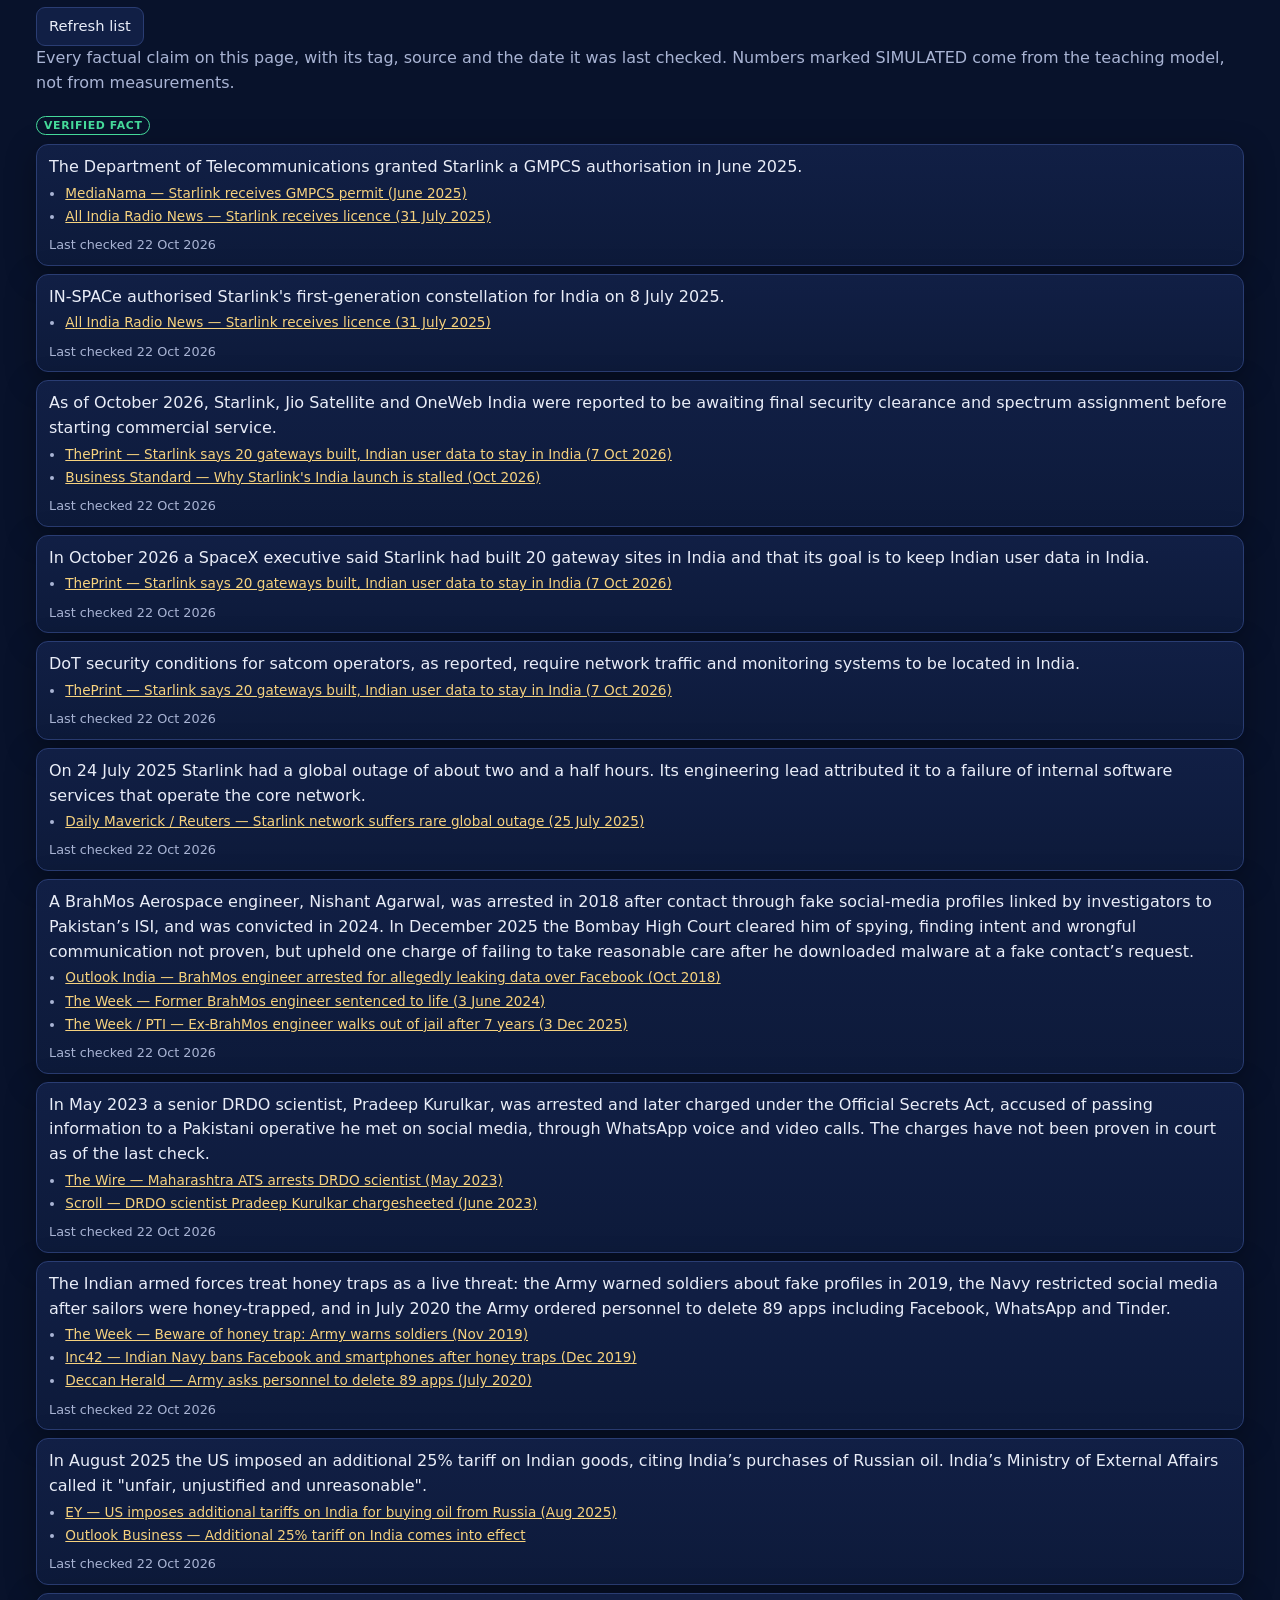
<file: src/app3.html>
<!doctype html>
<html lang="en">
<head>
<meta charset="utf-8">
<meta name="viewport" content="width=device-width, initial-scale=1">
<title>Secure India's Connected Future</title>
<meta name="description" content="Compare India's terrestrial internet with a LEO satellite architecture, explore a 17-threat model, and design and stress-test a trusted satellite internet protocol.">
<link rel="stylesheet" href="shared/base.css">
<link rel="stylesheet" href="app3/app3.css">
</head>
<body>
<main id="main">
  <section class="block" aria-labelledby="h1" style="padding-top:40px">
    <div class="kicker">App 3 of 3 · The challenge</div>
    <h1 id="h1">Secure India's Connected Future: Designing a Trusted Satellite Internet Protocol</h1>
    <p class="lead">Compare India's terrestrial internet with a Starlink-style LEO satellite architecture. Explore 17 threats, then design a protocol and test it against all of them.</p>
    <div class="notice"><strong>Architecture, not nationality.</strong> This app assesses how systems are designed and who controls them. It does not state or imply that any named company has done anything wrong. Ratings are qualitative judgements, never measurements.</div>
  </section>

  <section class="block" id="compare" aria-labelledby="h-cmp">
    <div class="kicker">1 · Side-by-side comparison</div>
    <h2 id="h-cmp">Two architectures, one destination</h2>
    <div class="card toggles" id="cmp-toggles"></div>
    <div class="btnrow"><button class="btn primary" type="button" id="cmp-play">▶ Send a packet through both</button><button class="btn" type="button" id="cmp-reset">⟲ Reset</button></div>
    <div class="grid" style="gap:14px">
      <div class="card"><h3>Architecture A · Terrestrial (Indian operator)</h3><div class="diagram-wrap" id="cmp-a"></div><div class="cmp-note" id="note-a" aria-live="polite"></div></div>
      <div class="card"><h3>Architecture B · LEO satellite</h3><div class="diagram-wrap" id="cmp-b"></div><div class="cmp-note" id="note-b" aria-live="polite"></div></div>
    </div>
    <div class="legend"><span class="l-radio">Radio</span><span class="l-laser">Optical (laser)</span><span class="l-fibre">Fibre</span><span class="l-intl">International link</span><span class="l-border">Link down</span></div>
  </section>

  <section class="block" id="threats" aria-labelledby="h-thr">
    <div class="kicker">2 · Threat model</div>
    <h2 id="h-thr">17 threats, both architectures</h2>
    <p class="lead">Select a threat to see the assets at risk, the attacker, the preconditions and the consequences, plus the reasoning behind each rating.</p>
    <div class="tablewrap"><table class="data" id="thr-table"></table></div>
    <div class="card" id="thr-detail" style="margin-top:14px" aria-live="polite"></div>
  </section>

  <section class="block" id="evidence" aria-labelledby="h-ev">
    <div class="kicker">3 · Evidence panel</div>
    <h2 id="h-ev">Fact, risk or allegation?</h2>
    <div class="card lesson" id="ev-lesson"></div>
    <div class="grid g3" id="ev-groups" style="margin-top:14px"></div>
  </section>

  <section class="block" id="workbench" aria-labelledby="h-wb">
    <div class="kicker">4 · Protocol design workbench</div>
    <h2 id="h-wb">Build your protocol</h2>
    <p class="lead">Pick building blocks. The 17 threats and the scorecard update immediately. Watch for warnings: some fixes create new problems.</p>
    <div class="notice"><strong>India's security comes first.</strong> A design is eligible only when it passes the sovereignty gate: India keeps control of service continuity, data jurisdiction and dependence on any single provider. Cost, privacy and competition are then compared within that limit.</div>
    <div class="btnrow"><button class="btn" type="button" id="wb-demo">Load demo design</button><button class="btn" type="button" id="wb-clear">Clear design</button><a class="btn ghost" href="#how-scoring">How scoring works</a></div>
    <div class="wb">
      <div id="wb-blocks"></div>
      <div class="wb-side">
        <div class="card" id="wb-score" aria-live="polite"></div>
        <div id="wb-warn" aria-live="polite"></div>
        <div class="card" id="wb-threats"></div>
      </div>
    </div>
    <details class="card" id="how-scoring" style="margin-top:14px"><summary><strong>How scoring works</strong></summary><div id="scoring-rules"></div></details>
  </section>

  <section class="block" id="sandbox" aria-labelledby="h-sb">
    <div class="kicker">5 · Attack-simulation sandbox</div>
    <h2 id="h-sb">Replay the 17 threats against your design</h2>
    <p class="muted">Fictional scenarios with invented data. Nothing connects to a real network, and no attack instructions are given.</p>
    <div class="btnrow"><button class="btn primary" type="button" id="sb-run">▶ Run all 17 scenarios</button><button class="btn" type="button" id="sb-clear">Clear</button></div>
    <div id="sb-summary" aria-live="polite"></div>
    <div class="grid g3" id="sb-out"></div>
  </section>

  <section class="block" id="export" aria-labelledby="h-ex">
    <div class="kicker">6 · Submission export</div>
    <h2 id="h-ex">Export your design</h2>
    <div class="grid g2">
      <div class="card">
        <label class="fld">Design name <input id="ex-title" type="text" maxlength="80" placeholder="e.g. Sovereign Split Gateway v1"></label>
        <label class="fld">Team or entrant name <input id="ex-team" type="text" maxlength="80"></label>
        <label class="fld">Assumptions <textarea id="ex-assume" rows="3"></textarea></label>
        <label class="fld">Open questions <textarea id="ex-open" rows="3"></textarea></label>
        <div class="btnrow"><button class="btn primary" type="button" id="ex-pdf">⬇ One-page PDF</button><button class="btn primary" type="button" id="ex-json">⬇ JSON file</button></div>
        <p class="muted" id="ex-status" aria-live="polite">Drafts are kept in this browser only.</p>
      </div>
      <div class="card"><h3>One trade-off per threat</h3><p class="muted">A valid entry states a trade-off for each threat.</p><div id="ex-tradeoffs"></div></div>
    </div>
    <h3 style="margin-top:22px">Peer review: compare designs</h3>
    <p class="muted">Load another participant's JSON file to compare it with your current design, or load two files to compare them with each other. There is no leaderboard.</p>
    <div class="btnrow">
      <label class="btn" for="pr-file">📂 Load JSON file(s)</label><input type="file" id="pr-file" accept=".json,application/json" multiple class="sr-only">
      <button class="btn" type="button" id="pr-clear">Clear comparison</button>
    </div>
    <div id="pr-out" aria-live="polite"></div>
  </section>

  <section class="block" aria-labelledby="h-quiz">
    <h2 id="h-quiz">Quiz</h2>
    <div id="quiz"></div>
  </section>

  <section class="block" aria-labelledby="h-src">
    <h2 id="h-src">Sources</h2>
    <div id="sources-list"></div>
    <h2 style="margin-top:28px">Glossary</h2>
    <div id="glossary-list"></div>
    <p style="margin-top:20px"><a class="btn" href="app2.html">← App 2</a> <a class="btn primary" href="index.html">Back to the hub</a></p>
  </section>
</main>
<script src="data/claims.js"></script>
<script src="data/glossary.js"></script>
<script src="data/protocol.js"></script>
<script src="shared/shell.js"></script>
<script src="shared/netdiagram.js"></script>
<script src="shared/pdf.js"></script>
<script src="app3/app3.js"></script>
</body>
</html>
</file>
<file: src/shared/base.css>
/* Shared design system: navy, gold, restrained neon. Used by the hub and all three apps. */
:root {
  --bg: #08122b;
  --bg-2: #0d1a3a;
  --panel: #111f45;
  --panel-2: #172a5a;
  --line: #2a3d73;
  --text: #e9edf8;
  --muted: #a9b4d4;
  --gold: #e3b54d;
  --gold-2: #f6d27e;
  --cyan: #3fd0ff;
  --violet: #a78bfa;
  --green: #45d99a;
  --amber: #ffb547;
  --red: #ff6b6b;
  --focus: #ffe08a;
  --radius: 12px;
  --shadow: 0 8px 30px rgba(0, 0, 0, .35);
  --font: "Segoe UI", system-ui, -apple-system, Roboto, "Helvetica Neue", Arial, sans-serif;
  --mono: ui-monospace, "Cascadia Mono", Consolas, monospace;
  --fs: 16px;
  color-scheme: dark;
}
body.teacher { --fs: 20px; }

* { box-sizing: border-box; }
html { scroll-behavior: smooth; }
body.reduce-motion, body.reduce-motion * { scroll-behavior: auto !important; animation: none !important; transition: none !important; }
body {
  margin: 0; background: var(--bg); color: var(--text); font: 400 var(--fs)/1.55 var(--font);
  background-image: radial-gradient(1200px 600px at 80% -10%, #1b2f6b 0%, transparent 60%), radial-gradient(800px 500px at -10% 10%, #13265a 0%, transparent 55%);
  background-attachment: fixed; min-height: 100vh;
}
a { color: var(--gold-2); }
a:hover { color: #fff; }
h1, h2, h3, h4 { line-height: 1.2; margin: 0 0 .5em; }
h1 { font-size: clamp(1.8rem, 4vw, 2.8rem); letter-spacing: -.01em; }
h2 { font-size: clamp(1.35rem, 2.6vw, 1.85rem); color: var(--gold-2); }
h3 { font-size: 1.12rem; }
p { margin: 0 0 .8em; }
small, .muted { color: var(--muted); }
code { font-family: var(--mono); font-size: .92em; background: #0a1736; padding: .05em .35em; border-radius: 5px; }
:focus-visible { outline: 3px solid var(--focus); outline-offset: 3px; border-radius: 6px; }
.sr-only { position: absolute; width: 1px; height: 1px; overflow: hidden; clip: rect(0 0 0 0); white-space: nowrap; }
.skip { position: absolute; left: -999px; top: 8px; background: var(--gold); color: #000; padding: 8px 12px; border-radius: 8px; z-index: 100; }
.skip:focus { left: 8px; }

/* ---------- top bar ---------- */
.topbar {
  position: sticky; top: 0; z-index: 50; display: flex; flex-wrap: wrap; align-items: center; gap: 8px 14px;
  padding: 10px 16px; background: rgba(8, 18, 43, .92); backdrop-filter: blur(8px); border-bottom: 1px solid var(--line);
}
.brand { display: flex; align-items: center; gap: 8px; font-weight: 700; color: var(--gold-2); text-decoration: none; margin-right: 6px; }
.brand-mark { width: 26px; height: 26px; }
.navlinks { display: flex; flex-wrap: wrap; gap: 4px; margin: 0; padding: 0; list-style: none; }
.navlinks a { display: block; padding: 6px 10px; border-radius: 8px; color: var(--text); text-decoration: none; font-size: .92rem; }
.navlinks a:hover { background: var(--panel); }
.navlinks a[aria-current="page"] { background: var(--panel-2); color: var(--gold-2); box-shadow: inset 0 -2px 0 var(--gold); }
.tools { display: flex; flex-wrap: wrap; gap: 6px; margin-left: auto; }

/* ---------- buttons ---------- */
.btn {
  appearance: none; border: 1px solid var(--line); background: var(--panel); color: var(--text); font: inherit; font-size: .92rem;
  padding: 7px 12px; border-radius: 9px; cursor: pointer; display: inline-flex; align-items: center; gap: 6px; min-height: 36px;
}
.btn:hover { border-color: var(--gold); }
.btn[aria-pressed="true"], .btn.on { background: var(--gold); color: #1a1300; border-color: var(--gold); font-weight: 600; }
.btn.primary { background: linear-gradient(180deg, var(--gold-2), var(--gold)); color: #1a1300; border-color: var(--gold); font-weight: 600; }
.btn.ghost { background: transparent; }
.btn:disabled { opacity: .45; cursor: not-allowed; }
.btnrow { display: flex; flex-wrap: wrap; gap: 8px; margin: 8px 0; }

/* ---------- layout ---------- */
main { max-width: 1240px; margin: 0 auto; padding: 0 16px 120px; }
section.block { padding: 36px 0 12px; border-bottom: 1px solid rgba(42, 61, 115, .5); }
.kicker { text-transform: uppercase; letter-spacing: .12em; font-size: .78rem; color: var(--cyan); font-weight: 700; margin-bottom: 6px; }
.lead { font-size: 1.08em; color: var(--muted); max-width: 70ch; }
.grid { display: grid; gap: 14px; }
.g2 { grid-template-columns: repeat(auto-fit, minmax(300px, 1fr)); }
.g3 { grid-template-columns: repeat(auto-fit, minmax(240px, 1fr)); }
.split { display: grid; grid-template-columns: minmax(0, 1.6fr) minmax(280px, 1fr); gap: 16px; align-items: start; }
@media (max-width: 980px) { .split { grid-template-columns: 1fr; } .panel-sticky { position: static; } }
.card { background: linear-gradient(180deg, var(--panel), var(--bg-2)); border: 1px solid var(--line); border-radius: var(--radius); padding: 16px; box-shadow: var(--shadow); }
.card h3 { color: var(--gold-2); }
.card.clickable { cursor: pointer; text-align: left; width: 100%; color: inherit; font: inherit; }
.card.clickable:hover { border-color: var(--gold); }
.card.selected { border-color: var(--gold); box-shadow: 0 0 0 1px var(--gold), var(--shadow); }
.panel-sticky { position: sticky; top: 76px; }
.kv { display: grid; grid-template-columns: max-content 1fr; gap: 4px 12px; font-size: .95em; }
.kv dt { color: var(--muted); }
.kv dd { margin: 0; }
dl.fields { margin: 0; }
dl.fields dt { font-weight: 700; color: var(--cyan); font-size: .82em; text-transform: uppercase; letter-spacing: .06em; margin-top: 10px; }
dl.fields dd { margin: 2px 0 0; }
ul.tight { margin: .2em 0 .6em; padding-left: 1.2em; }
ul.tight li { margin: .15em 0; }
table.data { width: 100%; border-collapse: collapse; font-size: .93em; }
table.data th, table.data td { text-align: left; padding: 8px 10px; border-bottom: 1px solid var(--line); vertical-align: top; }
table.data th { color: var(--gold-2); font-weight: 600; background: rgba(23, 42, 90, .6); }
.tablewrap { overflow-x: auto; border: 1px solid var(--line); border-radius: var(--radius); }

/* ---------- chips / tags ---------- */
.chip { display: inline-block; font-size: .68rem; font-weight: 700; letter-spacing: .06em; padding: 2px 7px; border-radius: 999px; border: 1px solid currentColor; vertical-align: middle; white-space: nowrap; }
.t-documented, .t-verified, .t-mandatory { color: var(--green); }
.t-practice, .t-recommended { color: var(--cyan); }
.t-illustrative, .t-simulated, .t-some { color: var(--violet); }
.t-plausible { color: var(--amber); }
.t-unverified { color: var(--red); }
.rate { display: inline-block; min-width: 4.6em; text-align: center; font-weight: 700; font-size: .78rem; padding: 2px 8px; border-radius: 6px; }
.rate.Low { background: rgba(69, 217, 154, .18); color: var(--green); }
.rate.Medium { background: rgba(255, 181, 71, .18); color: var(--amber); }
.rate.High { background: rgba(255, 107, 107, .2); color: var(--red); }
.rate.Unknown { background: rgba(167, 139, 250, .2); color: var(--violet); }

.claim { margin: .4em 0; }
.claim .meta { font-size: .78em; color: var(--muted); margin-left: 4px; white-space: nowrap; }
.claim .meta a { color: var(--muted); }
.claim-error { border: 1px dashed var(--red); color: var(--red); padding: 6px 10px; border-radius: 8px; }
.notice { border-left: 4px solid var(--gold); background: rgba(227, 181, 77, .08); padding: 10px 14px; border-radius: 0 10px 10px 0; margin: 10px 0; }
.notice.warn { border-color: var(--amber); background: rgba(255, 181, 71, .08); }
.notice.bad { border-color: var(--red); background: rgba(255, 107, 107, .08); }

/* ---------- tabs ---------- */
.tabs [role="tablist"] { display: flex; flex-wrap: wrap; gap: 4px; border-bottom: 1px solid var(--line); margin-bottom: 14px; }
.tabs [role="tab"] { appearance: none; background: transparent; color: var(--muted); border: 0; border-bottom: 3px solid transparent; padding: 10px 14px; font: inherit; cursor: pointer; }
.tabs [role="tab"][aria-selected="true"] { color: var(--gold-2); border-bottom-color: var(--gold); }

/* ---------- switches / inputs ---------- */
.switch { display: inline-flex; align-items: center; gap: 8px; cursor: pointer; user-select: none; padding: 4px 0; }
.switch input { appearance: none; width: 42px; height: 24px; border-radius: 999px; background: #22305a; border: 1px solid var(--line); position: relative; cursor: pointer; flex: none; margin: 0; }
.switch input::after { content: ""; position: absolute; top: 2px; left: 2px; width: 18px; height: 18px; border-radius: 50%; background: var(--muted); transition: left .15s; }
.switch input:checked { background: var(--gold); border-color: var(--gold); }
.switch input:checked::after { left: 20px; background: #1a1300; }
.seg { display: inline-flex; border: 1px solid var(--line); border-radius: 10px; overflow: hidden; flex-wrap: wrap; }
.seg button { appearance: none; border: 0; background: transparent; color: var(--text); padding: 7px 12px; font: inherit; font-size: .9rem; cursor: pointer; }
.seg button[aria-pressed="true"] { background: var(--gold); color: #1a1300; font-weight: 600; }
.seg button:disabled { opacity: .4; cursor: not-allowed; }
input[type="range"] { width: 100%; accent-color: var(--gold); }
select { background: var(--panel); color: var(--text); border: 1px solid var(--line); border-radius: 8px; padding: 6px 10px; font: inherit; }
label.opt { display: flex; gap: 10px; align-items: flex-start; padding: 8px 10px; border: 1px solid var(--line); border-radius: 10px; cursor: pointer; background: rgba(13, 26, 58, .6); }
label.opt:hover { border-color: var(--gold); }
label.opt input { margin-top: 4px; accent-color: var(--gold); width: 18px; height: 18px; flex: none; }
label.opt:has(input:checked) { border-color: var(--gold); background: rgba(227, 181, 77, .08); }

/* ---------- drawers / narration ---------- */
.drawer { position: fixed; top: 0; right: 0; height: 100%; width: min(520px, 100%); background: var(--bg-2); border-left: 1px solid var(--line); z-index: 80; transform: translateX(105%); transition: transform .2s; overflow-y: auto; padding: 16px 18px 40px; box-shadow: var(--shadow); }
.drawer.open { transform: none; }
.drawer header { display: flex; justify-content: space-between; align-items: center; position: sticky; top: -16px; background: var(--bg-2); padding: 6px 0 10px; margin-top: -6px; }
.drawer input[type="search"] { width: 100%; padding: 8px 10px; background: var(--panel); border: 1px solid var(--line); border-radius: 8px; color: var(--text); font: inherit; margin-bottom: 10px; }
.drawer dt { font-weight: 700; color: var(--gold-2); margin-top: 10px; }
.drawer dd { margin: 2px 0 0; color: var(--text); }
.scrim { position: fixed; inset: 0; background: rgba(0, 0, 0, .45); z-index: 70; display: none; }
.scrim.open { display: block; }
.narration { position: fixed; left: 50%; bottom: 14px; transform: translateX(-50%); width: min(900px, calc(100% - 24px)); z-index: 60; background: rgba(13, 26, 58, .97); border: 1px solid var(--gold); border-radius: 14px; padding: 12px 16px; box-shadow: var(--shadow); display: none; gap: 10px; align-items: flex-start; }
body.teacher .narration { display: flex; }
.narration .txt { flex: 1; font-size: 1.05em; }
.narration .lbl { color: var(--gold-2); font-weight: 700; margin-right: 6px; }

/* ---------- quiz ---------- */
.quiz .q { margin-bottom: 16px; }
.quiz .opts { display: grid; gap: 6px; margin-top: 6px; }
.quiz .opts button { text-align: left; }
.quiz .opts button.right { background: rgba(69, 217, 154, .2); border-color: var(--green); }
.quiz .opts button.wrong { background: rgba(255, 107, 107, .18); border-color: var(--red); }
.quiz .fb { margin-top: 6px; font-size: .95em; }

/* ---------- network diagram ---------- */
.diagram-wrap { background: radial-gradient(ellipse at 50% 0%, #142a63 0%, #0a1533 70%); border: 1px solid var(--line); border-radius: var(--radius); padding: 6px; overflow: hidden; }
svg.net { width: 100%; height: auto; display: block; }
svg.net .link { fill: none; stroke-width: 3; stroke-linecap: round; }
svg.net .link.radio { stroke: var(--cyan); stroke-dasharray: 2 7; }
svg.net .link.laser { stroke: #ff5ca8; stroke-width: 2.5; filter: url(#glow); }
svg.net .link.fibre { stroke: var(--gold); }
svg.net .link.wired { stroke: #8fa0c9; stroke-width: 2.5; }
svg.net .link.border { stroke: var(--red); }
svg.net .link.intl { stroke: var(--gold); stroke-dasharray: 12 6; }
svg.net .link.hidden { display: none; }
svg.net .link.dim { opacity: .18; }
svg.net .link.active { stroke-width: 5; opacity: 1; }
svg.net .link.down { stroke: var(--red); stroke-dasharray: 4 6; opacity: .6; }
body:not(.reduce-motion) svg.net .link.radio { animation: dash 1.4s linear infinite; }
@keyframes dash { to { stroke-dashoffset: -18; } }
svg.net .node { cursor: pointer; }
svg.net .node circle.ring { fill: #10204a; stroke: #4a5f9a; stroke-width: 2; }
svg.net .node text.icon { font-size: 22px; text-anchor: middle; dominant-baseline: central; pointer-events: none; }
svg.net .node text.lbl { fill: var(--text); font-size: 12.5px; text-anchor: middle; pointer-events: none; paint-order: stroke; stroke: #08122b; stroke-width: 4px; }
svg.net .node text.org { fill: var(--muted); font-size: 10.5px; text-anchor: middle; pointer-events: none; paint-order: stroke; stroke: #08122b; stroke-width: 4px; }
svg.net .node:hover circle.ring, svg.net .node:focus circle.ring { stroke: var(--gold); }
svg.net .node:focus { outline: none; }
svg.net .node:focus-visible circle.ring { stroke: var(--focus); stroke-width: 4; }
svg.net .node.selected circle.ring { stroke: var(--gold); stroke-width: 3.5; }
svg.net .node.active circle.ring { stroke: var(--gold-2); stroke-width: 4; fill: #2a3a10; }
svg.net .node.warn circle.ring { stroke: var(--amber); stroke-width: 3.5; fill: #3a2a08; }
svg.net .node.down circle.ring { stroke: var(--red); stroke-width: 3.5; fill: #3a0f16; }
svg.net .node.dim { opacity: .3; }
svg.net .node.hidden { display: none; }
svg.net .packet { fill: var(--gold-2); filter: url(#glow); }
svg.net .packet.resp { fill: var(--green); }
svg.net .zone { fill: rgba(63, 208, 255, .05); stroke: rgba(63, 208, 255, .25); stroke-dasharray: 6 6; }
svg.net .zone-lbl { fill: var(--cyan); font-size: 11px; letter-spacing: .1em; text-transform: uppercase; opacity: .8; }
.legend { display: flex; flex-wrap: wrap; gap: 6px 16px; font-size: .85em; color: var(--muted); padding: 6px 8px; }
.legend span::before { content: ""; display: inline-block; width: 26px; height: 0; border-top: 3px solid; vertical-align: middle; margin-right: 6px; }
.legend .l-radio::before { border-top: 3px dotted var(--cyan); }
.legend .l-laser::before { border-color: #ff5ca8; }
.legend .l-fibre::before { border-color: var(--gold); }
.legend .l-wired::before { border-color: #8fa0c9; }
.legend .l-border::before { border-top: 3px dashed var(--red); }
.legend .l-intl::before { border-top: 3px dashed var(--gold); }

/* bars */
.bar { height: 12px; border-radius: 6px; background: #1a2a55; overflow: hidden; }
.bar > i { display: block; height: 100%; background: linear-gradient(90deg, var(--cyan), var(--gold)); }
.barrow { display: grid; grid-template-columns: 150px 1fr 64px; gap: 10px; align-items: center; font-size: .9em; margin: 5px 0; }
@media (max-width: 520px) { .barrow { grid-template-columns: 100px 1fr 54px; } }

footer.site { max-width: 1240px; margin: 0 auto; padding: 24px 16px 140px; color: var(--muted); font-size: .88em; }

@media print {
  .topbar, .narration, .drawer, .scrim, .no-print { display: none !important; }
  body { background: #fff; color: #000; }
}

/* ---------- phone ---------- */
@media (max-width: 700px) {
  .topbar { position: static; padding: 8px 12px; gap: 6px; }
  .navlinks a { padding: 5px 8px; font-size: .85rem; }
  .tools { margin-left: 0; }
  .tools .btn { padding: 5px 9px; min-height: 32px; font-size: .82rem; }
  .panel-sticky, .wb-side { top: 8px; }
  /* Wide diagrams scroll inside their frame instead of shrinking past legibility. */
  .diagram-wrap { overflow-x: auto; -webkit-overflow-scrolling: touch; }
  .diagram-wrap > svg.net { min-width: 720px; }
  #map-svg > svg.net { min-width: 0; }
}
.split > *, .grid > *, .wb > * { min-width: 0; }
</file>
<file: src/app1/app1.css>
.hero { display: grid; grid-template-columns: minmax(0, 1.15fr) minmax(0, 1fr); gap: 20px; align-items: center; padding: 40px 0 20px; }
@media (max-width: 880px) { .hero { grid-template-columns: 1fr; } .hero-art { order: -1; max-width: 420px; margin: 0 auto; } }
.hero-art svg { width: 100%; height: auto; display: block; }
.orbit-spin { transform-origin: 200px 200px; animation: spin 40s linear infinite; }
.orbit-spin.b { animation-duration: 64s; animation-direction: reverse; }
@keyframes spin { to { transform: rotate(360deg); } }
.twinkle { animation: tw 3s ease-in-out infinite; }
@keyframes tw { 50% { opacity: .25; } }
.controls { display: flex; flex-wrap: wrap; gap: 12px 22px; align-items: center; }
.controls .grp { display: flex; flex-wrap: wrap; gap: 8px; align-items: center; }
.controls .grp > span { color: var(--muted); font-size: .9em; }
#hop-panel h3 { margin-bottom: 4px; }
#hop-panel .who { color: var(--cyan); font-size: .85em; margin-bottom: 8px; }
.dir { display: inline-block; font-size: .75rem; font-weight: 700; padding: 2px 8px; border-radius: 6px; background: rgba(246, 210, 126, .15); color: var(--gold-2); margin-bottom: 6px; }
.dir.resp { background: rgba(69, 217, 154, .15); color: var(--green); }
.player-status { font-size: .9em; color: var(--muted); }
.scen-card h3 { margin-bottom: 4px; font-size: 1rem; }
.scen-card p { font-size: .9em; color: var(--muted); margin: 0; }
.status-row { display: grid; grid-template-columns: 1fr auto; gap: 8px; padding: 5px 0; border-bottom: 1px solid var(--line); font-size: .92em; }
.st { font-weight: 700; font-size: .78rem; padding: 2px 8px; border-radius: 6px; }
.st.ok { color: var(--green); background: rgba(69, 217, 154, .14); }
.st.warn { color: var(--amber); background: rgba(255, 181, 71, .14); }
.st.down { color: var(--red); background: rgba(255, 107, 107, .16); }
.predict-opts { display: flex; flex-wrap: wrap; gap: 8px; margin: 8px 0; }
.layer-grid { display: grid; grid-template-columns: repeat(auto-fit, minmax(260px, 1fr)); gap: 12px; }
.mini-wrap { background: radial-gradient(ellipse at 50% 0%, #142a63 0%, #0a1533 70%); border: 1px solid var(--line); border-radius: var(--radius); padding: 4px; }
</file>
<file: src/app2/app2.css>
.controls2 { display: flex; flex-wrap: wrap; gap: 12px; align-items: center; }
#path-panel h3 { margin-bottom: 4px; }
.who { color: var(--cyan); font-size: .85em; margin-bottom: 8px; }
.layer-list { display: grid; gap: 4px; }
.map-city circle { fill: #10204a; stroke: var(--gold); stroke-width: 1.5; }
.map-city text { fill: var(--text); font-size: 11px; paint-order: stroke; stroke: #08122b; stroke-width: 3px; }
.map-city.sel circle { fill: var(--gold); }
.lyr { transition: opacity .2s; }
.lyr.off { opacity: 0; pointer-events: none; }
.trace-line { fill: none; stroke: var(--gold-2); stroke-width: 4; stroke-linecap: round; filter: url(#mglow); }
.trace-line.os { stroke: #ff5ca8; }
.ctl-card details summary { cursor: pointer; color: var(--gold-2); font-weight: 600; margin-top: 6px; }
.ctl-card .letter { display: inline-grid; place-items: center; width: 30px; height: 30px; border-radius: 8px; background: var(--panel-2); color: var(--gold-2); font-weight: 800; margin-right: 8px; }
.stages { display: flex; flex-wrap: wrap; gap: 6px; margin: 10px 0; }
.stages button[aria-current="step"] { background: var(--gold); color: #1a1300; border-color: var(--gold); font-weight: 600; }
.timeline { list-style: none; padding: 0; margin: 0; border-left: 2px solid var(--line); }
.timeline li { position: relative; padding: 4px 0 14px 22px; }
.timeline li::before { content: ""; position: absolute; left: -7px; top: 10px; width: 12px; height: 12px; border-radius: 50%; background: var(--gold); box-shadow: 0 0 0 3px var(--bg); }
.timeline .when { color: var(--cyan); font-weight: 700; font-size: .9em; }
.meter { display: grid; grid-template-columns: 120px 1fr 60px; gap: 10px; align-items: center; margin: 8px 0; }
.meter .bar > i.risk { background: linear-gradient(90deg, var(--green), var(--amber), var(--red)); }
.slider-row { margin: 10px 0 14px; }
.slider-row label { display: flex; justify-content: space-between; font-size: .95em; }
.slider-row output { color: var(--gold-2); font-weight: 700; }
.formula { font-family: var(--mono); font-size: .85em; background: #0a1736; padding: 10px; border-radius: 8px; white-space: pre-wrap; }
</file>
<file: src/app3/app3.css>
.toggles { display: grid; grid-template-columns: repeat(auto-fit, minmax(270px, 1fr)); gap: 10px 18px; }
.toggles .t { display: flex; flex-direction: column; gap: 4px; }
.toggles .t > span { font-size: .85em; color: var(--muted); }
.cmp-note { font-size: .92em; margin-top: 8px; min-height: 1.5em; }
.cmp-note .bad { color: var(--red); font-weight: 600; }
.cmp-note .warn { color: var(--amber); font-weight: 600; }
.cmp-note .ok { color: var(--green); font-weight: 600; }
#thr-table tbody tr { cursor: pointer; }
#thr-table tbody tr:hover, #thr-table tbody tr.sel { background: rgba(227, 181, 77, .08); }
#thr-table button.linkish { background: none; border: 0; color: var(--text); font: inherit; text-align: left; cursor: pointer; padding: 0; }
.lesson { border-color: var(--gold); }
.ev-group h3 { display: flex; gap: 8px; align-items: center; }
.wb { display: grid; grid-template-columns: minmax(0, 1.25fr) minmax(300px, 1fr); gap: 16px; align-items: start; }
@media (max-width: 980px) { .wb { grid-template-columns: 1fr; } .wb-side { position: static !important; } }
.wb-side { position: sticky; top: 76px; display: grid; gap: 12px; max-height: calc(100vh - 90px); overflow-y: auto; padding-right: 2px; }
.grp { margin-bottom: 14px; }
.grp h3 { color: var(--gold-2); font-size: 1rem; margin: 0 0 8px; }
.grp .opts { display: grid; gap: 6px; }
.opt .d { display: block; font-size: .85em; color: var(--muted); }
.opt .fx { display: block; font-size: .78em; color: var(--cyan); margin-top: 2px; }
.score-row { display: grid; grid-template-columns: 110px 1fr 44px; gap: 8px; align-items: center; margin: 6px 0; font-size: .92em; }
.score-row .bar > i.cost { background: linear-gradient(90deg, var(--green), var(--amber), var(--red)); }
.thr-mini { display: grid; grid-template-columns: 36px 1fr auto; gap: 6px; align-items: center; font-size: .86em; padding: 3px 0; border-bottom: 1px solid rgba(42, 61, 115, .6); }
.thr-mini .delta { color: var(--green); font-size: .8em; }
.thr-mini .delta.up { color: var(--red); }
.sb-card h3 { font-size: .98rem; margin-bottom: 4px; }
.sb-card .res { font-weight: 700; }
.sb-card .res.contained { color: var(--green); }
.sb-card .res.partial { color: var(--amber); }
.sb-card .res.serious { color: var(--red); }
.sb-card ul { font-size: .86em; }
label.fld { display: block; margin-bottom: 10px; font-size: .92em; color: var(--muted); }
label.fld input, label.fld textarea, .to-row input { display: block; width: 100%; margin-top: 4px; background: var(--bg-2); border: 1px solid var(--line); color: var(--text); border-radius: 8px; padding: 8px 10px; font: inherit; }
.to-row { display: grid; grid-template-columns: 44px 1fr; gap: 8px; align-items: center; margin-bottom: 6px; }
.to-row label { font-weight: 700; color: var(--gold-2); font-size: .85em; }
.to-row input { margin: 0; padding: 6px 8px; font-size: .9em; }
.diff-yes { color: var(--green); }
.diff-no { color: var(--muted); }
</file>
